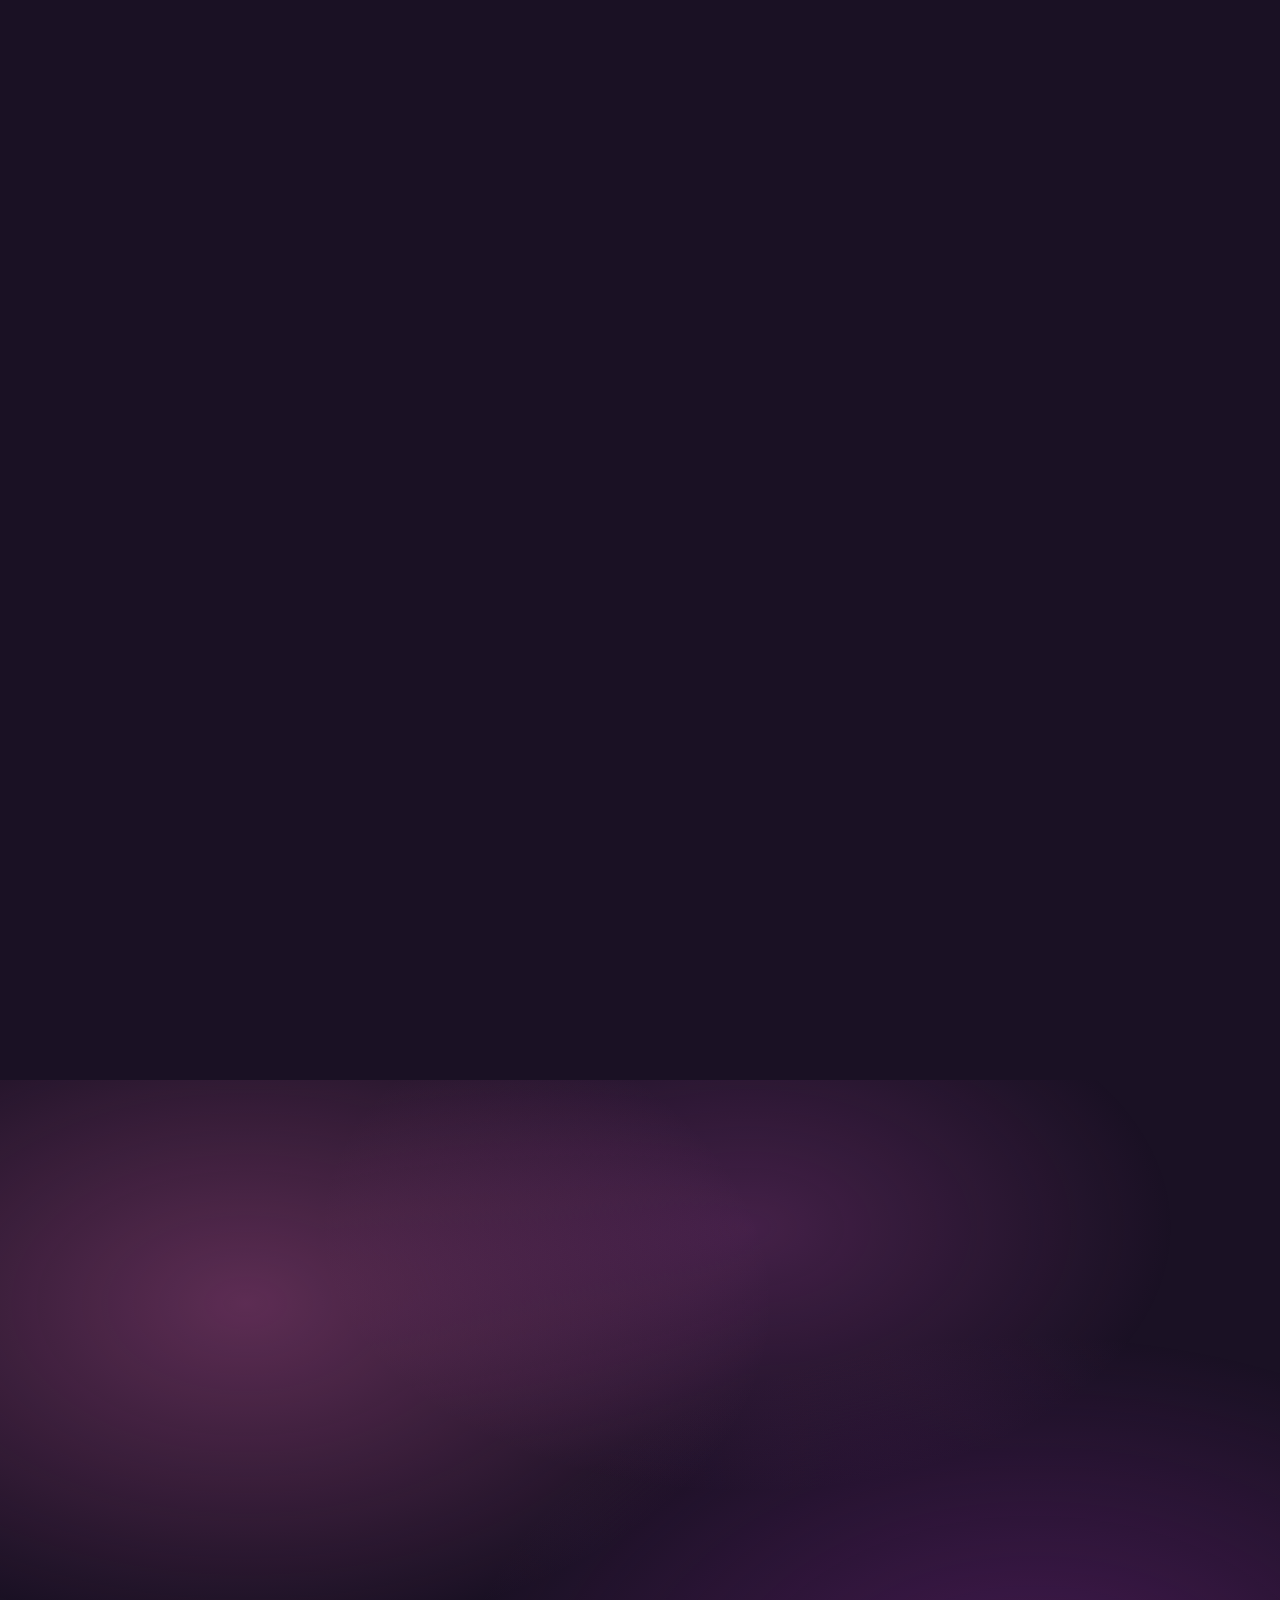
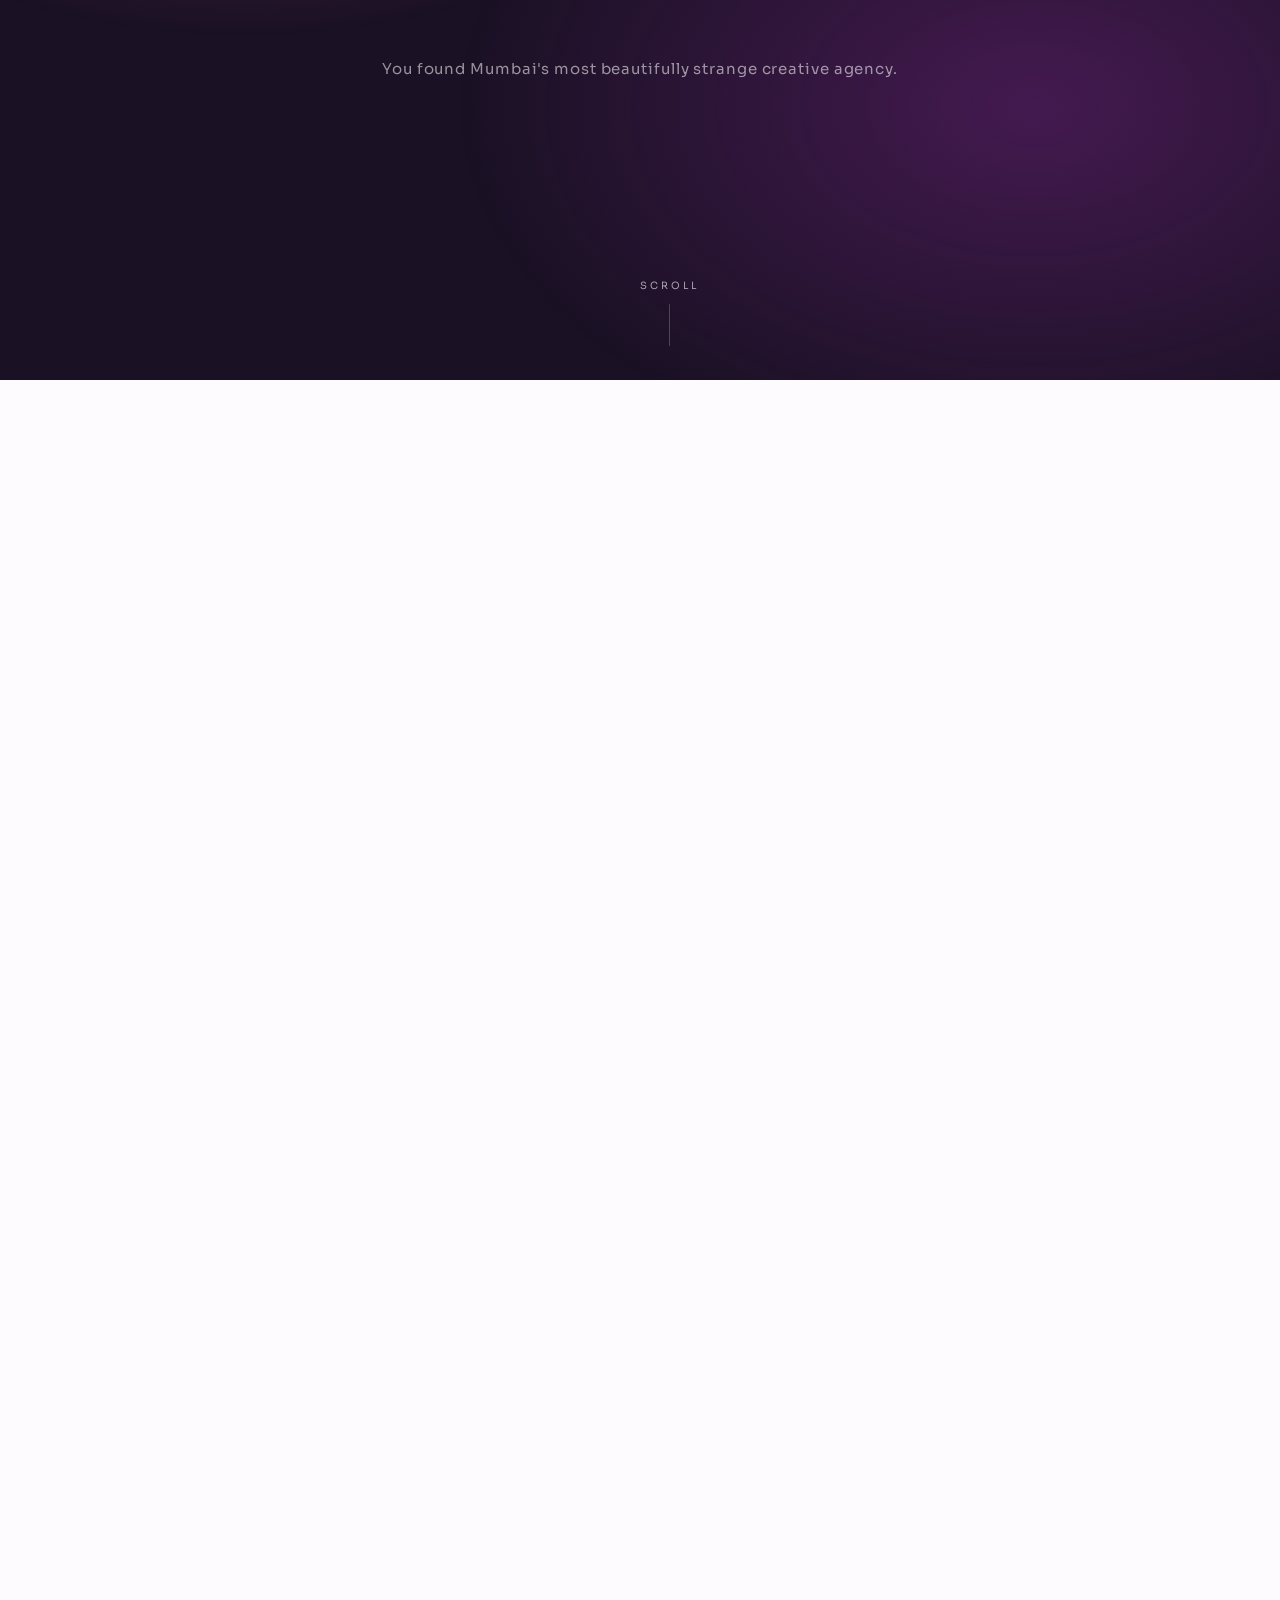
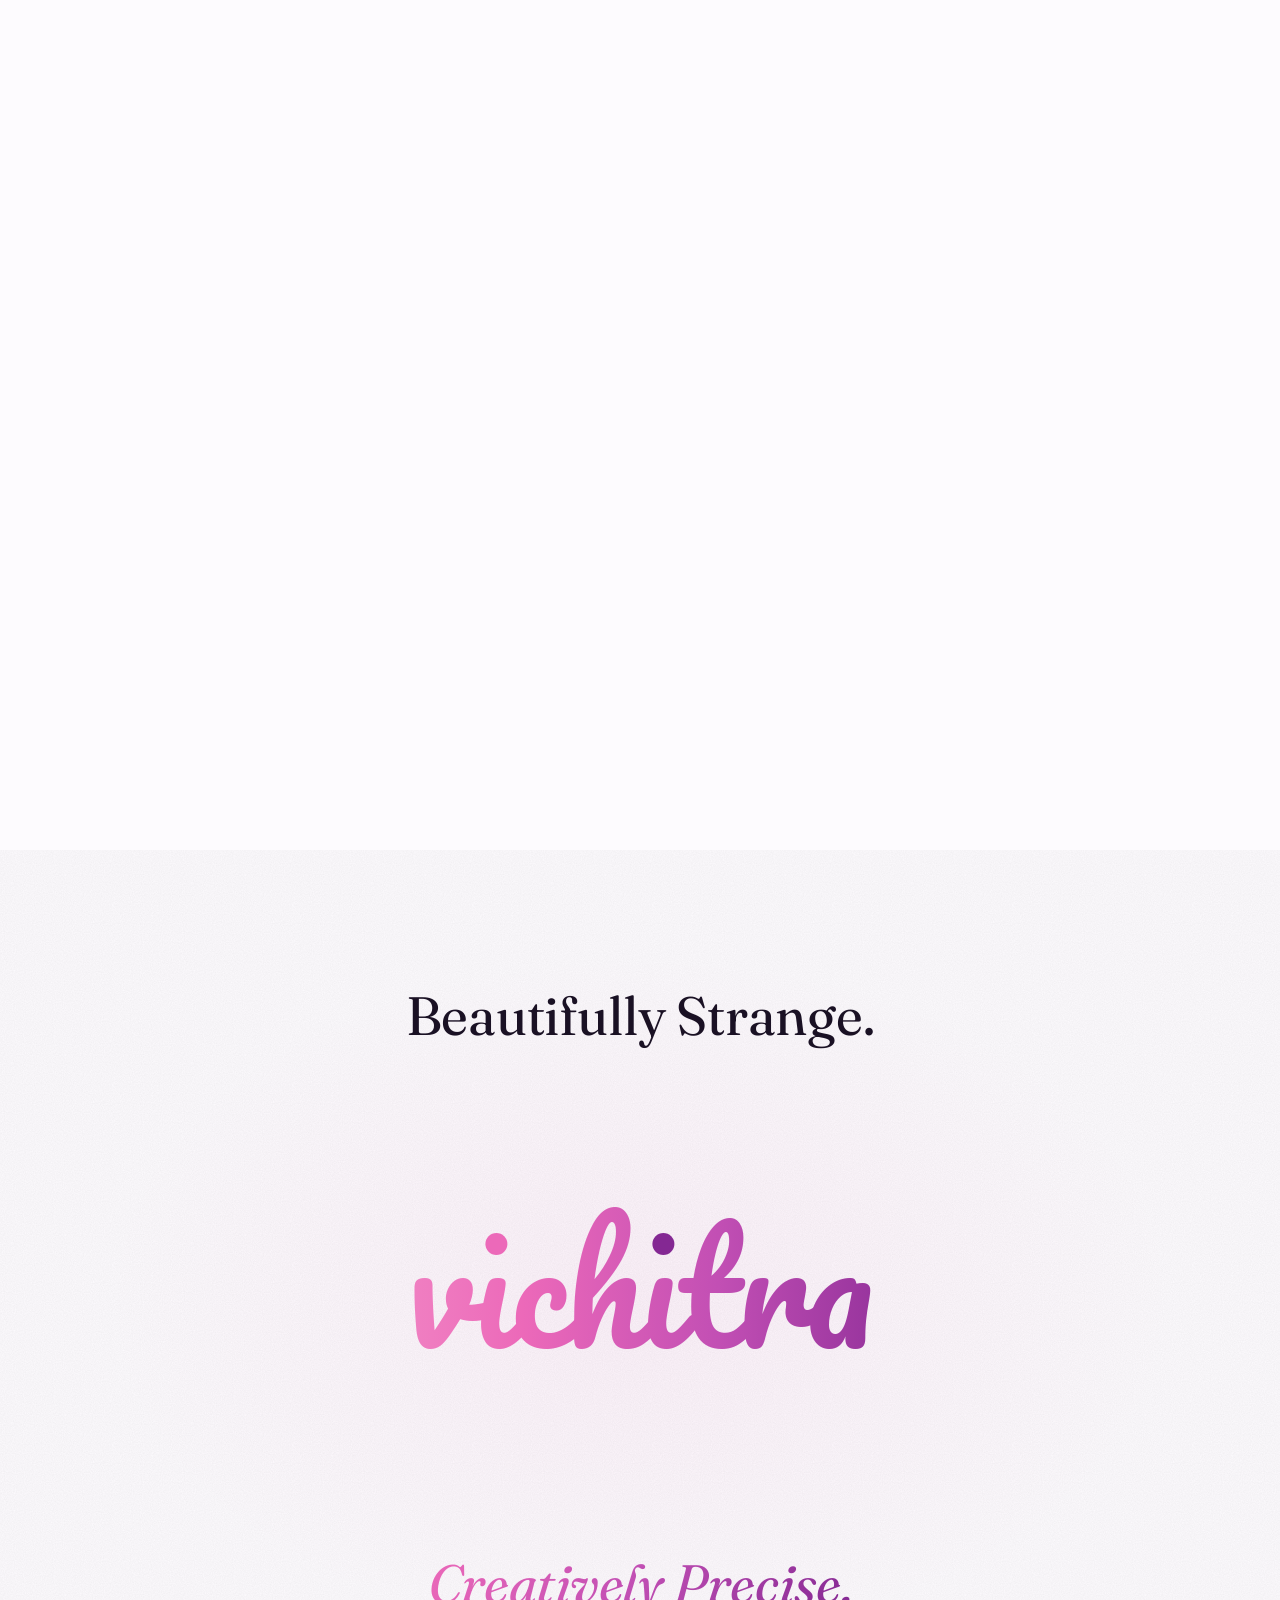
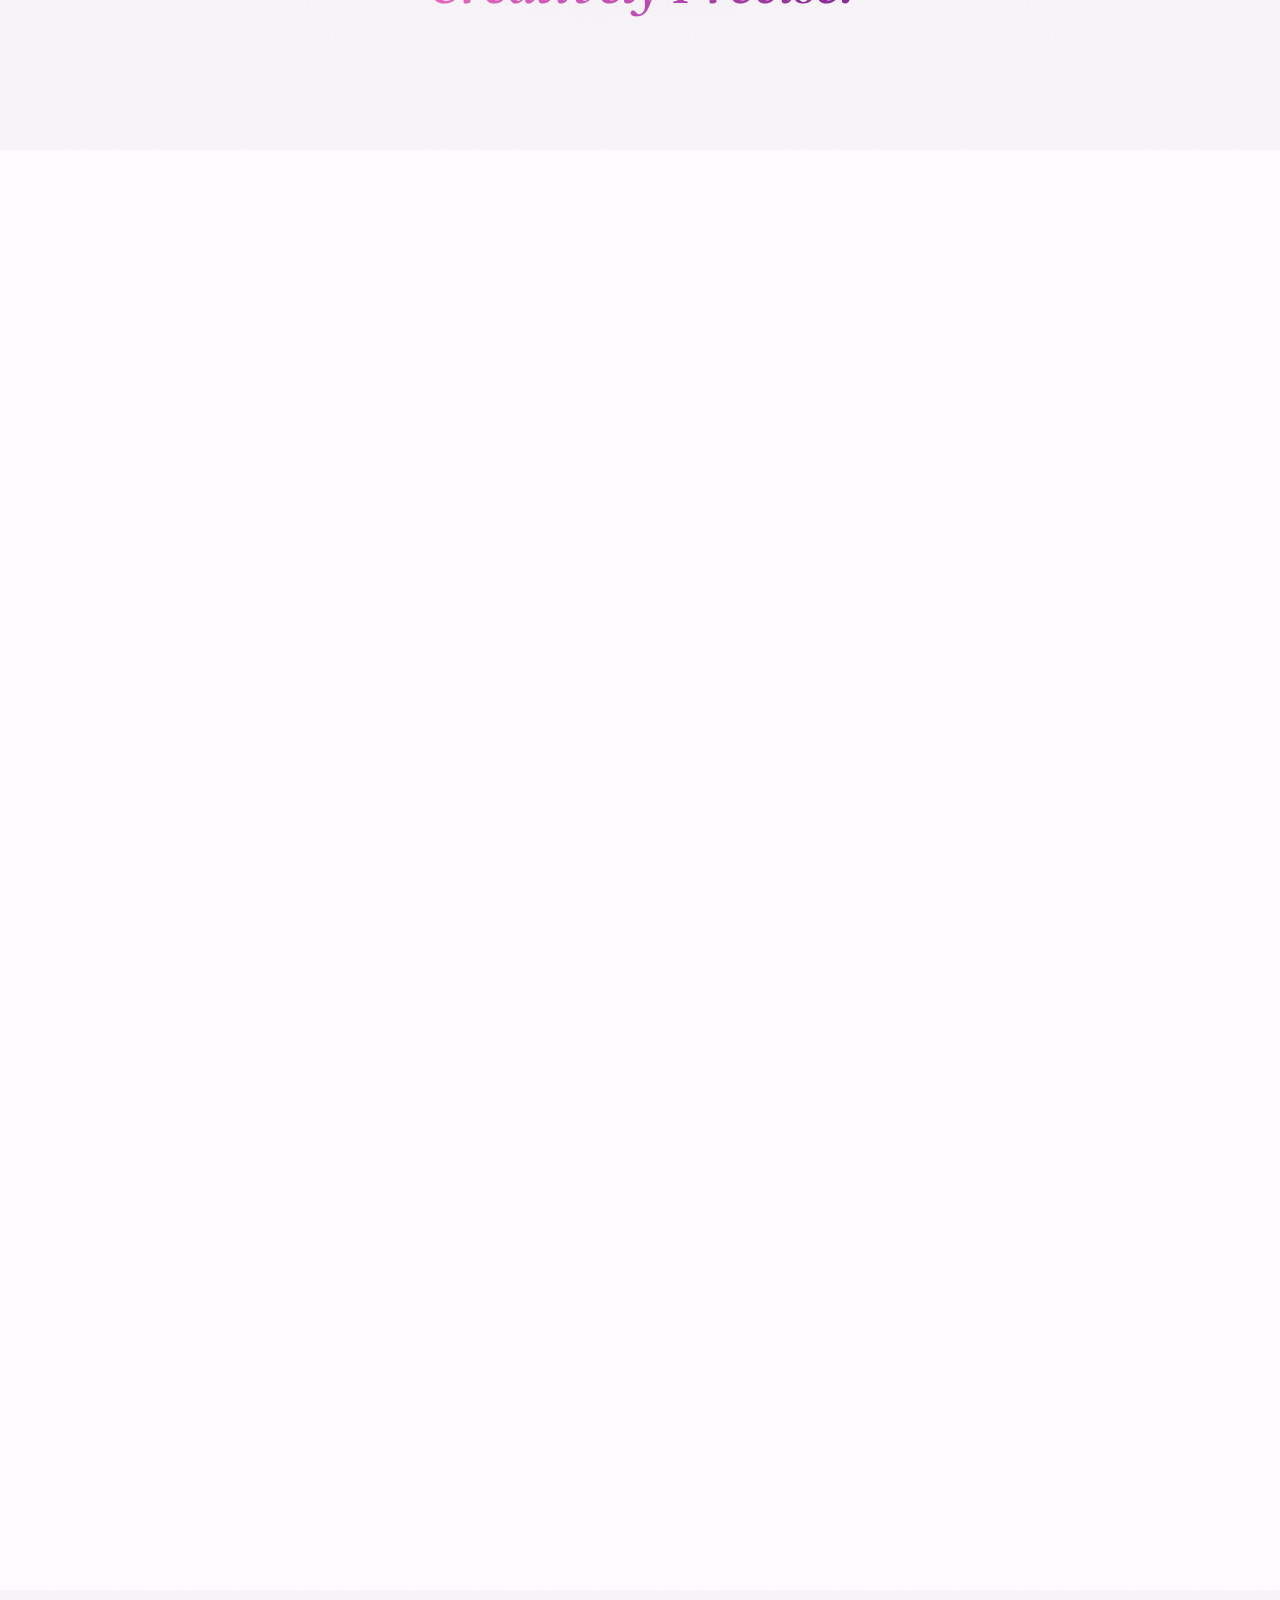
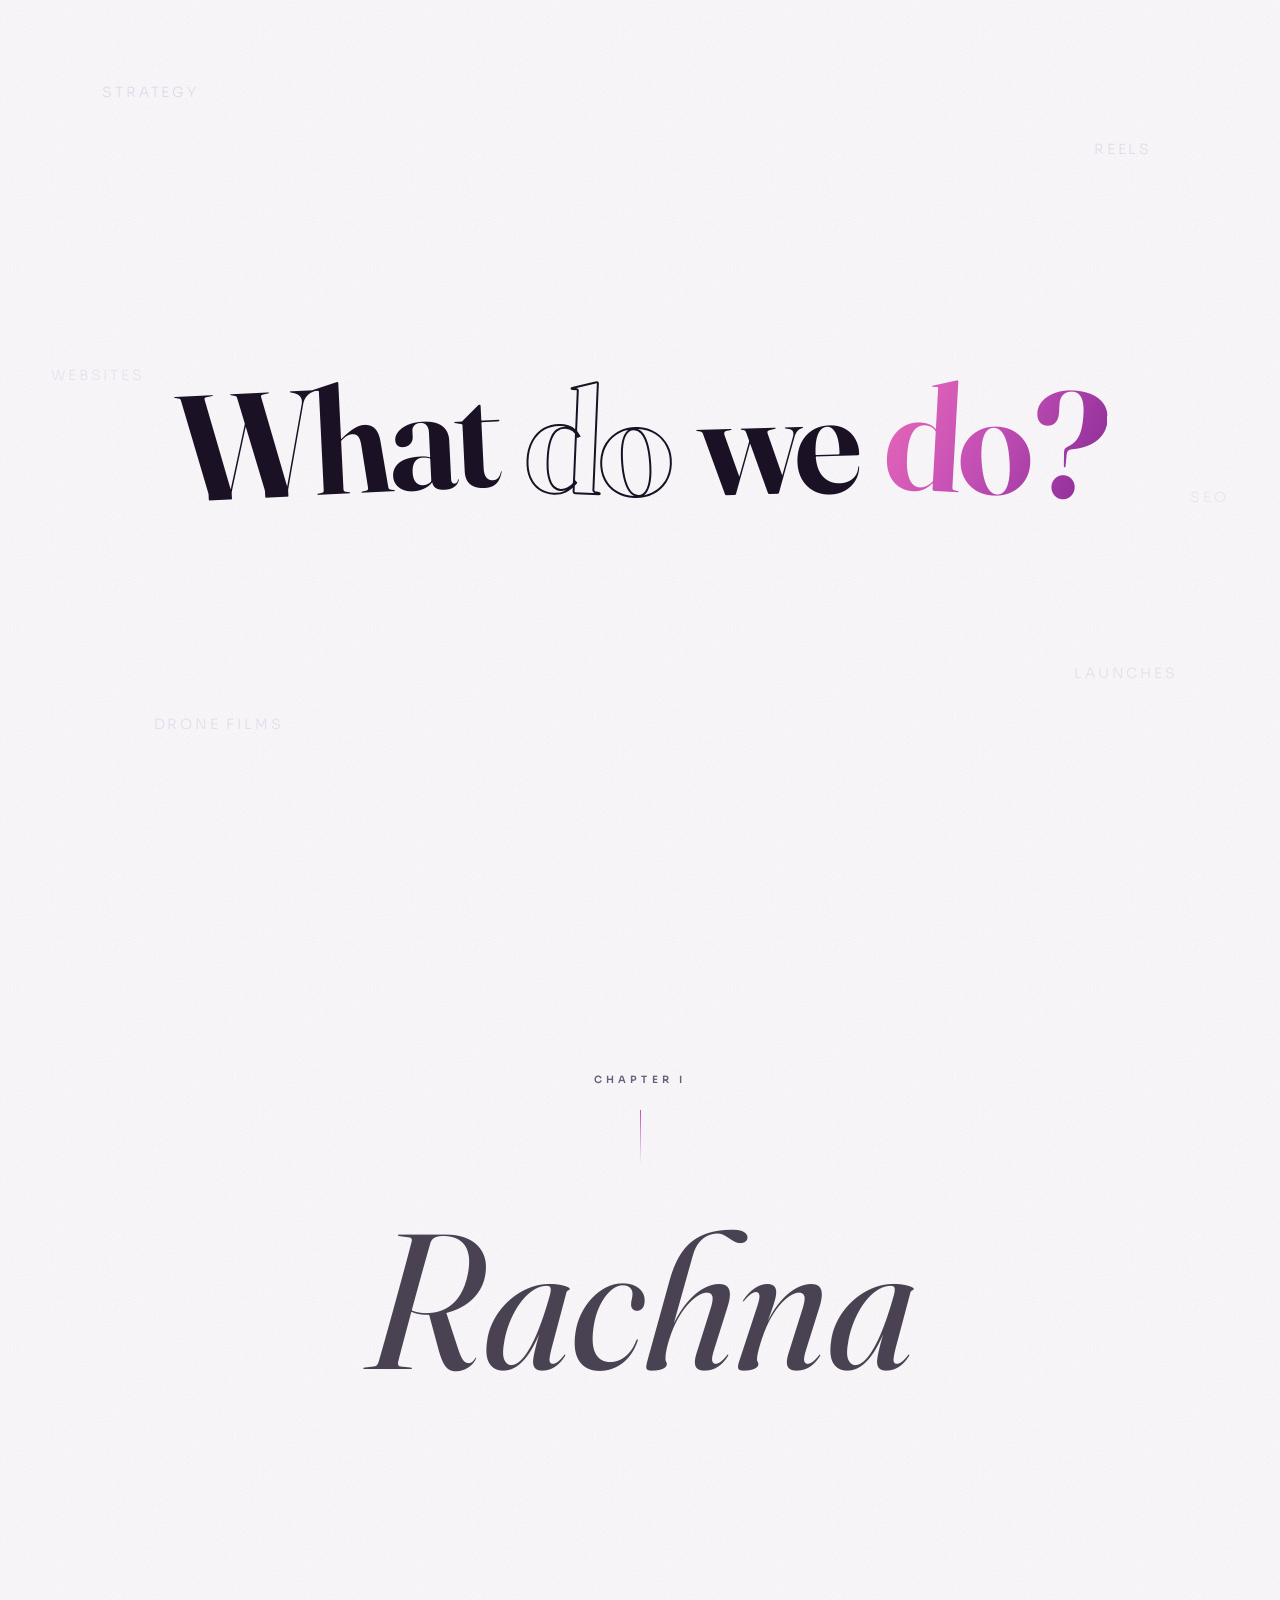
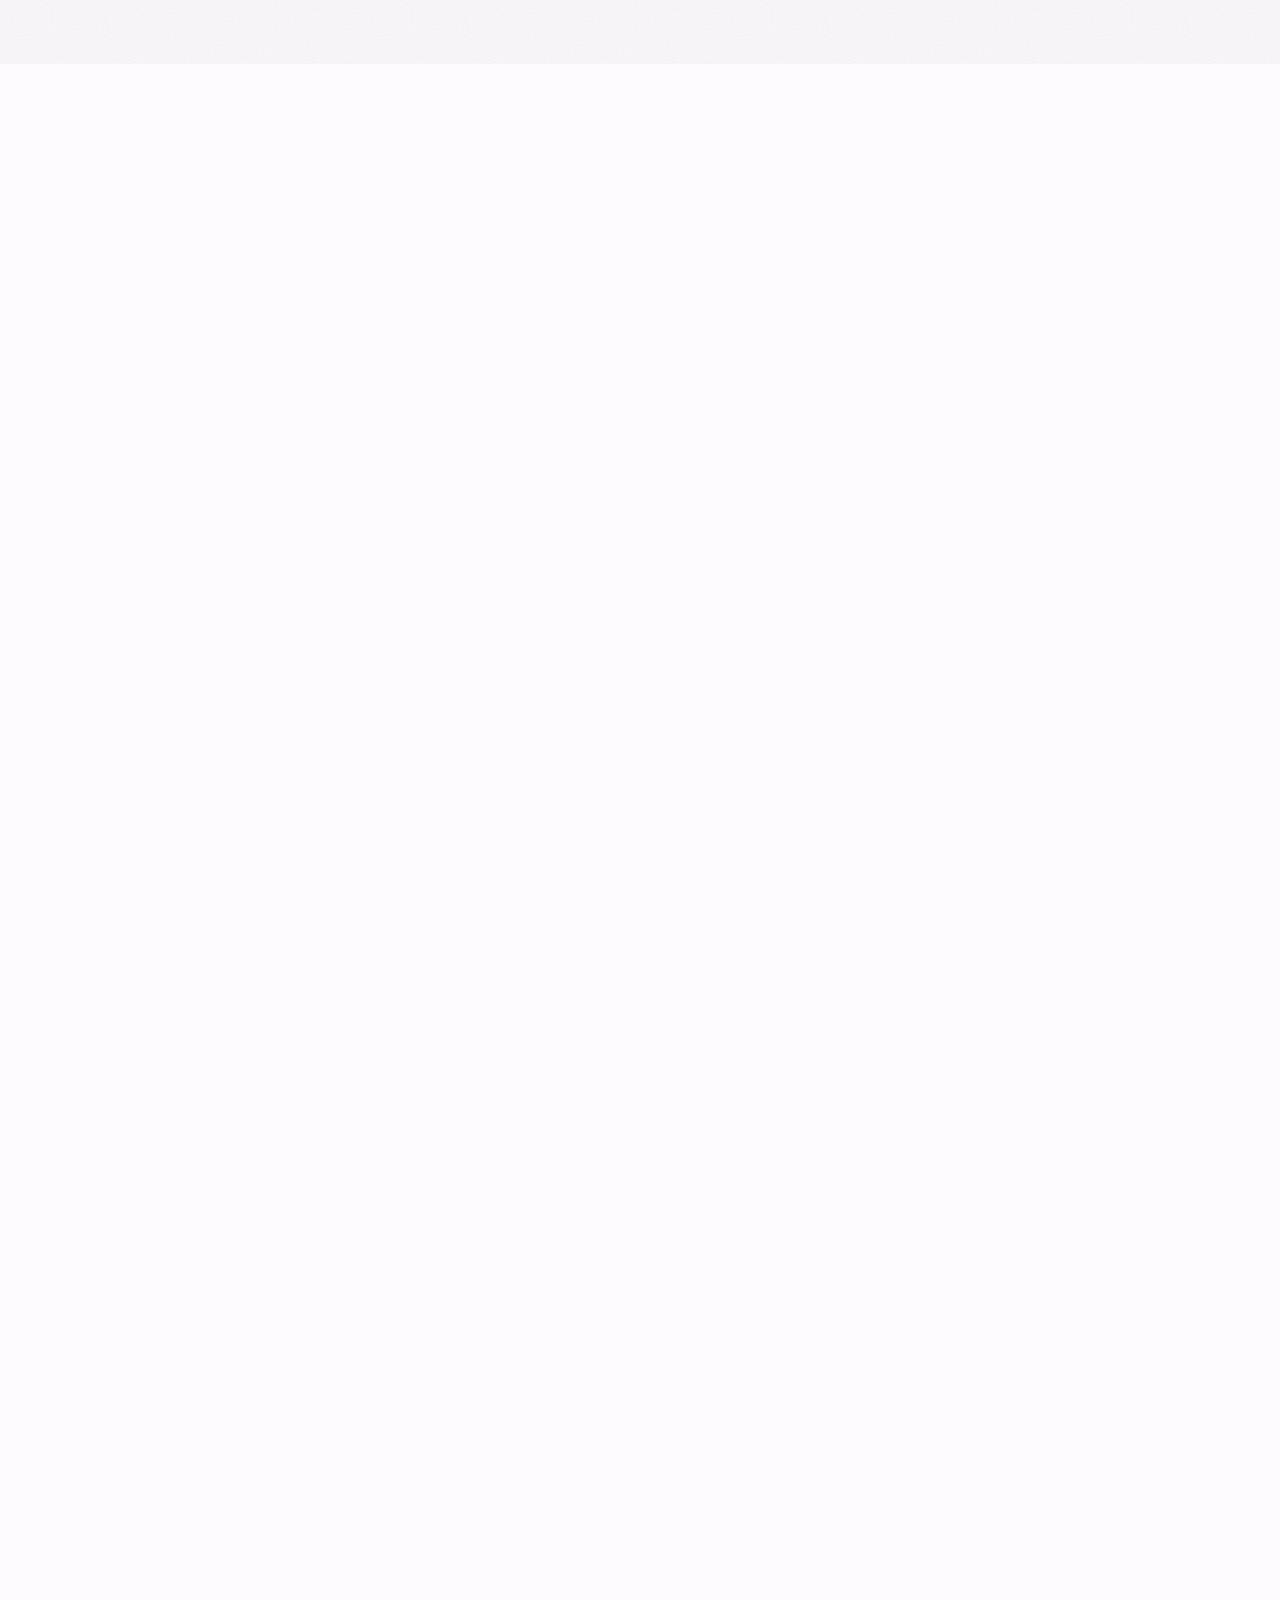
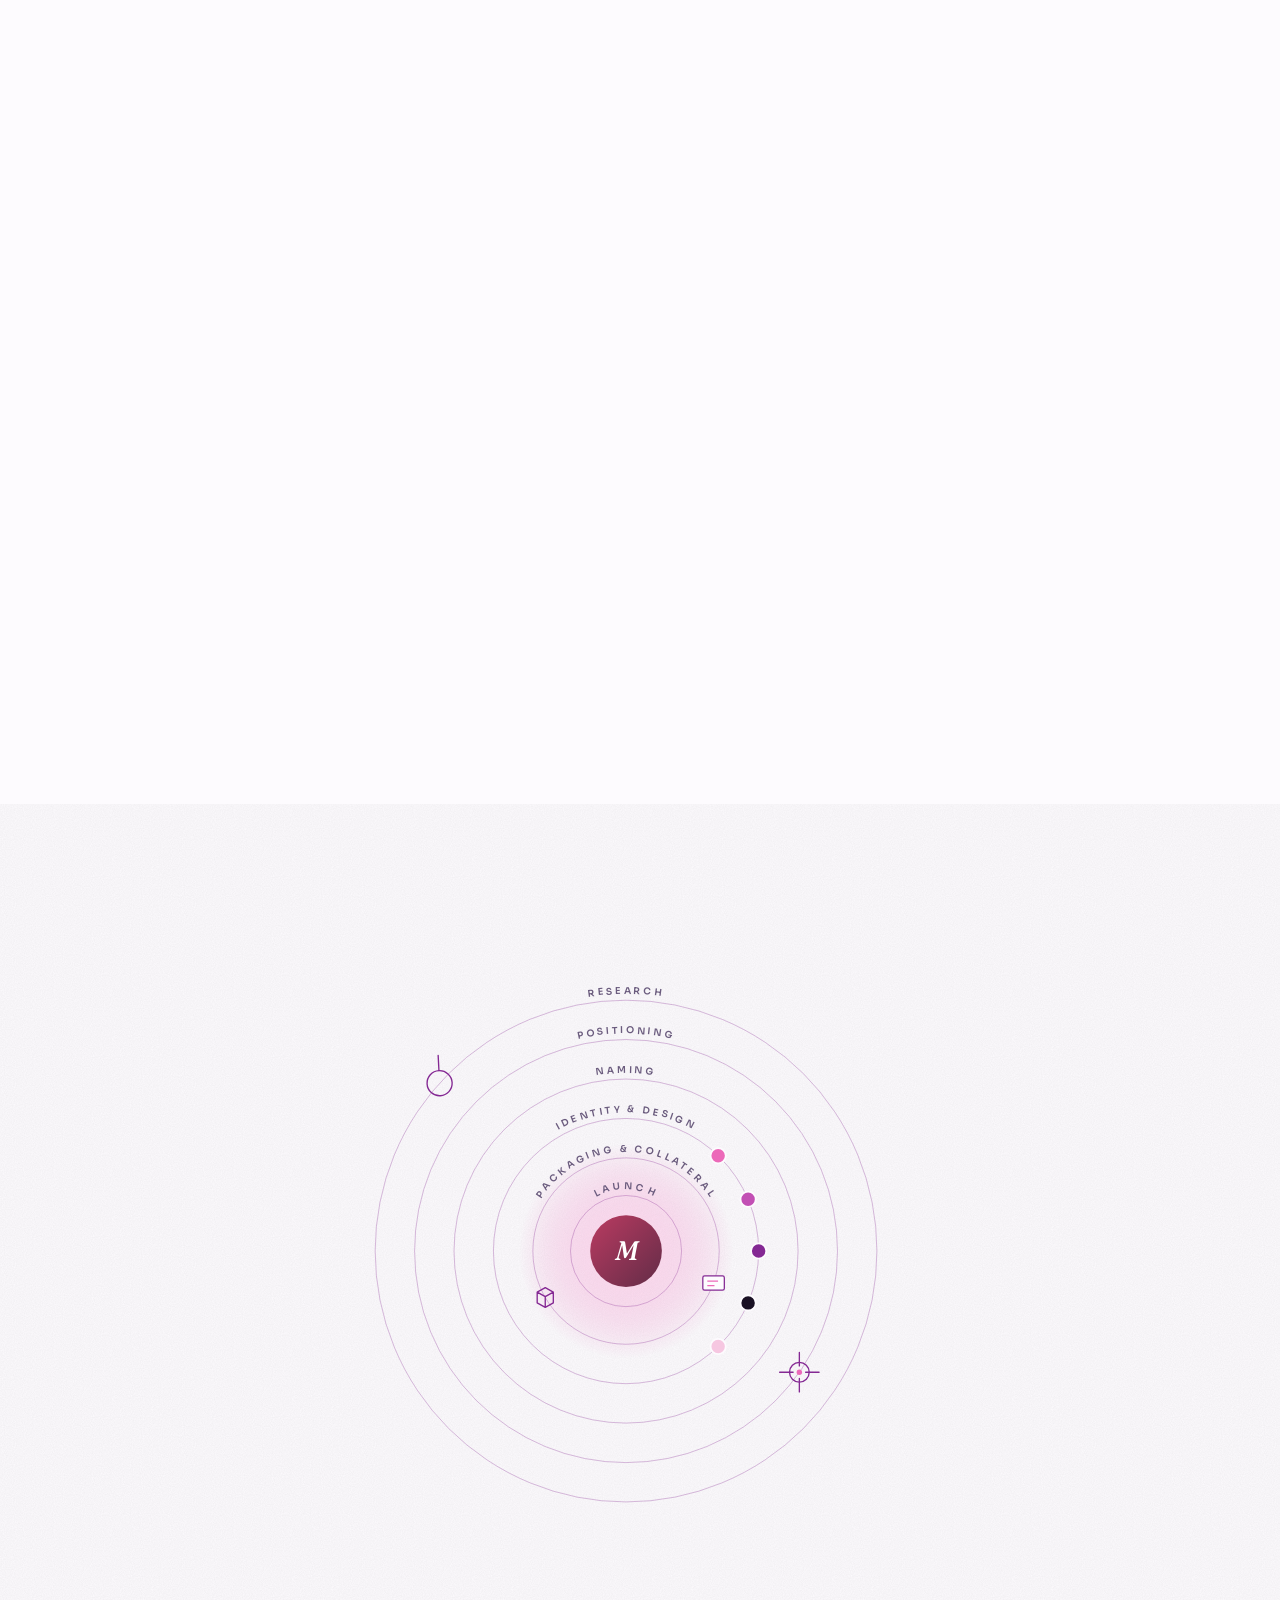
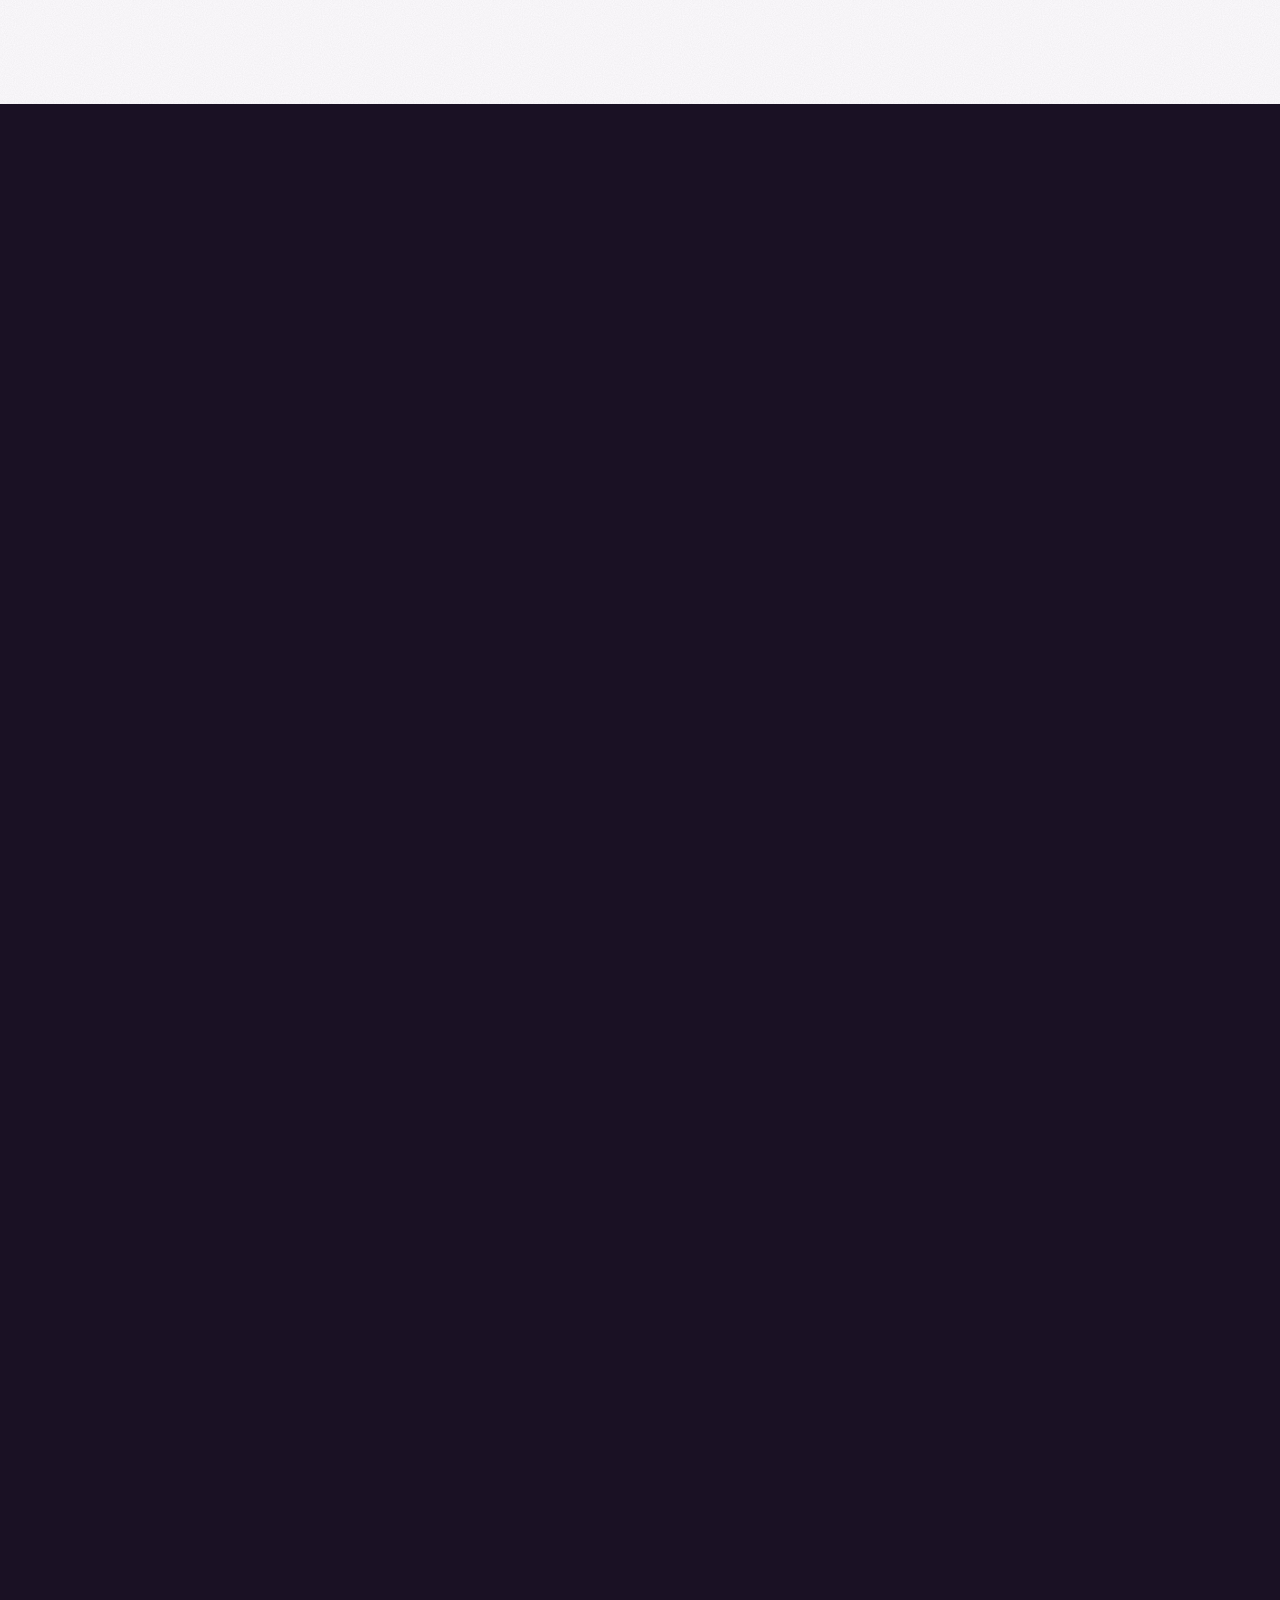
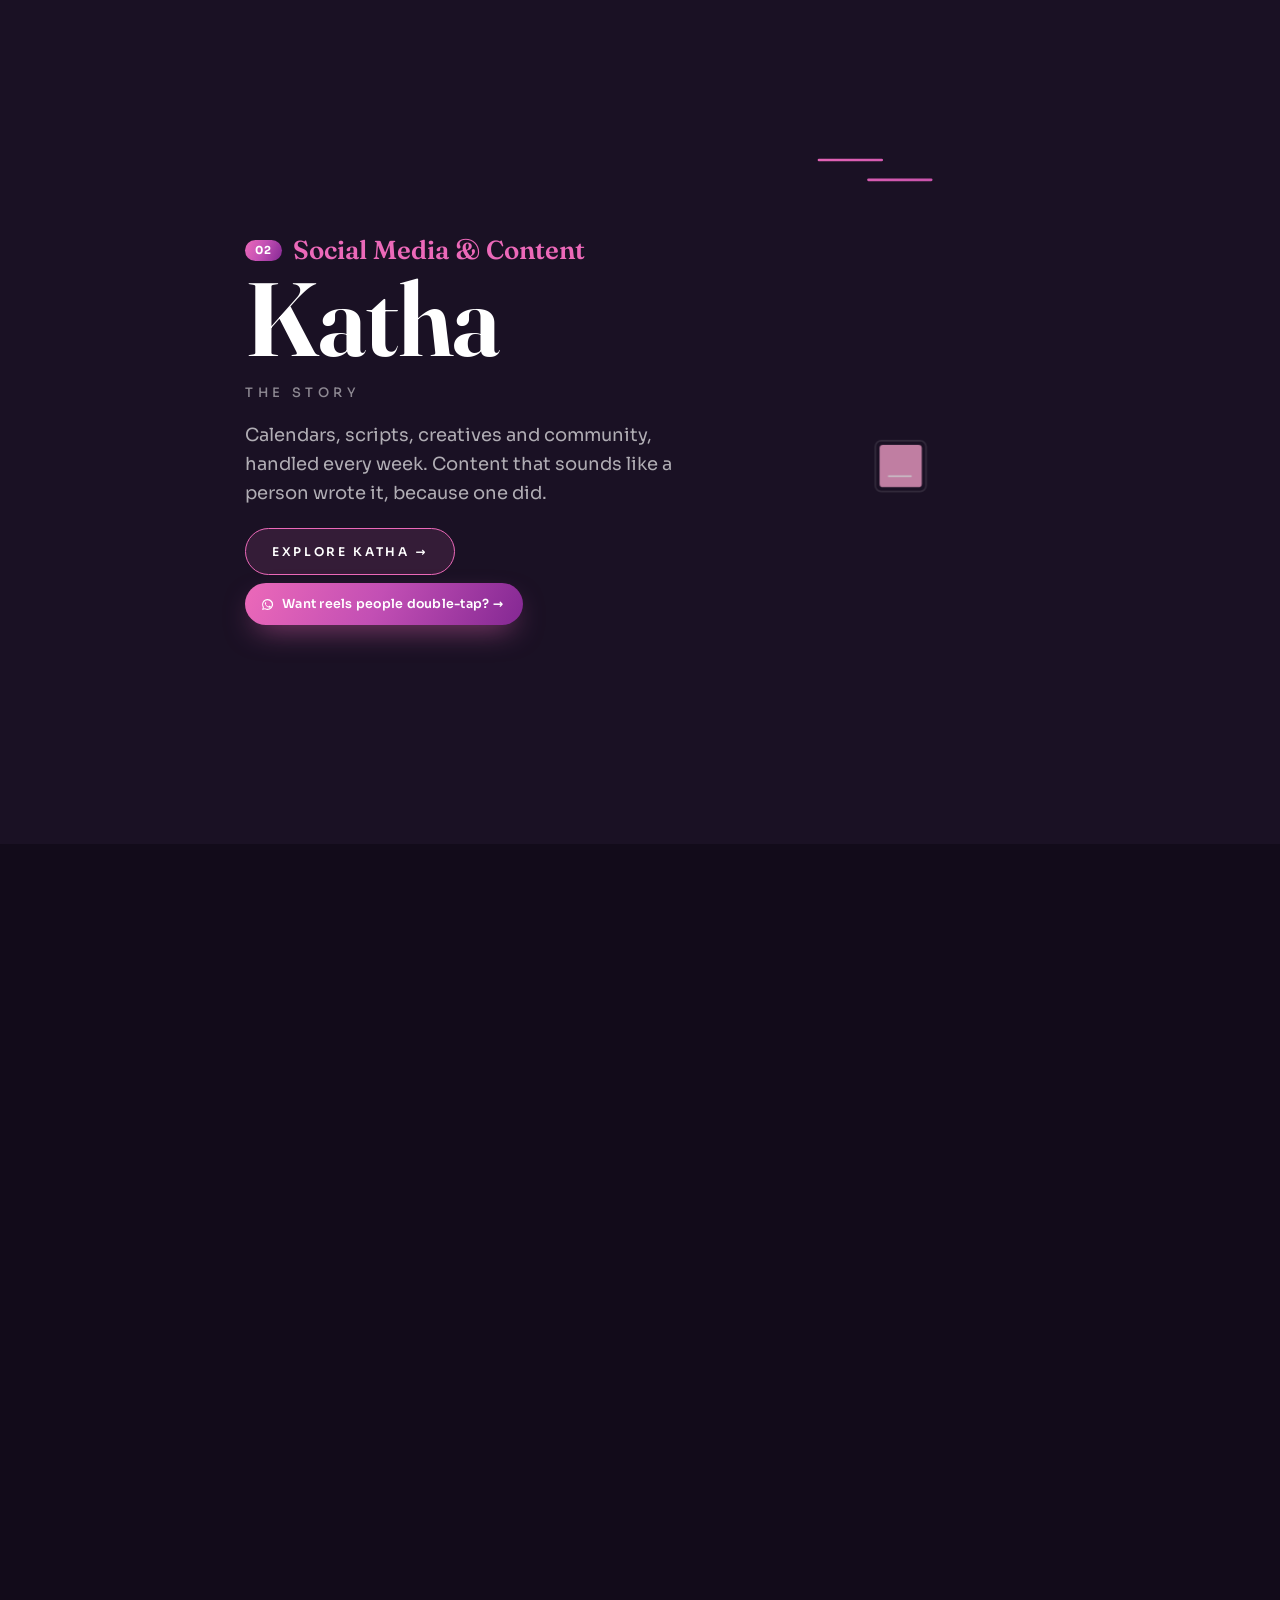
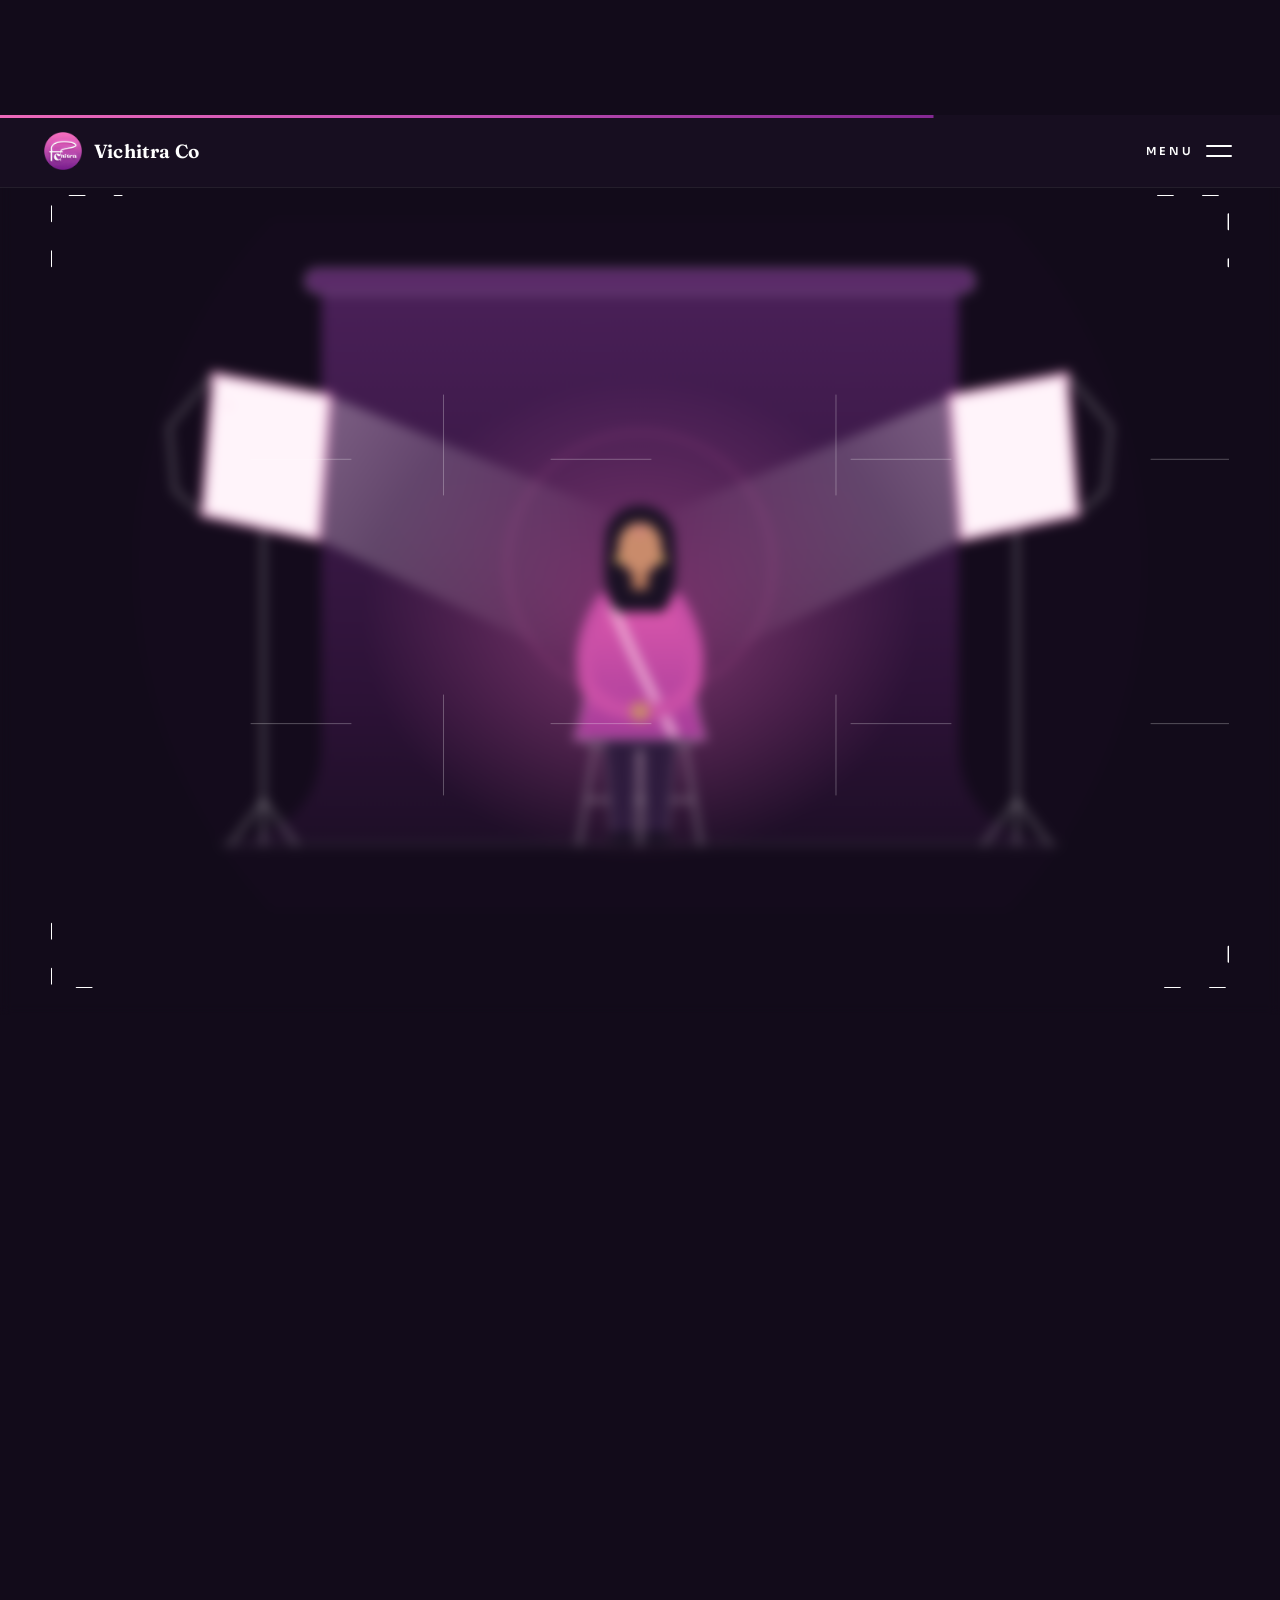
<file: index.html>
<!DOCTYPE html>
<html lang="en">
<head>
<!-- Google tag (GTM-TBXZS9WX) -->
<script async src="https://www.googletagmanager.com/gtm.js?id=GTM-TBXZS9WX"></script>
<script>
  window.dataLayer = window.dataLayer || [];
  function gtag(){dataLayer.push(arguments);}
  gtag('js', new Date());
</script>
<meta charset="UTF-8">
<meta name="viewport" content="width=device-width, initial-scale=1.0">
<meta name="color-scheme" content="only light"><!-- stops Samsung Internet / Chrome auto-dark repainting the site -->
<title>Vichitra Co · Beautifully Strange. Creatively Precise.</title>
<meta name="description" content="Vichitra Co is a Mumbai creative agency for brand strategy and identity, social media, photography and films, websites and e-commerce, custom software and AI, SEO, performance marketing, creator marketing and sales support.">
<link rel="icon" type="image/png" href="assets/favicon.png">
<link rel="preconnect" href="https://fonts.googleapis.com">
<link rel="preconnect" href="https://fonts.gstatic.com" crossorigin>
<link href="https://fonts.googleapis.com/css2?family=Fraunces:ital,opsz,wght@0,9..144,400;0,9..144,560;0,9..144,640;1,9..144,400;1,9..144,560&family=Pacifico&family=Rozha+One&family=Sora:wght@300;400;500;600;700&display=swap" rel="stylesheet">
<style>
/* ───────────────────────── tokens ───────────────────────── */
:root{
  --paper:#FDFBFE;
  --ink:#1A1124;
  --ink-soft:#6B5C7E;
  --rose:#EC69B9;
  --orchid:#C24FB4;
  --plum:#842893;
  --violet:#5B1E7A;
  --mist:#F7EEFA;
  --grad:linear-gradient(115deg,#EC69B9 0%,#C24FB4 48%,#842893 100%);
  --grad-soft:linear-gradient(115deg,rgba(236,105,185,.14),rgba(132,40,147,.14));
  --f-display:'Fraunces',Georgia,serif;
  --f-deva:'Rozha One',serif;
  --f-body:'Sora',system-ui,sans-serif;
  --nav-h:72px;
}
*{margin:0;padding:0;box-sizing:border-box}
html{scroll-behavior:auto}
html.lenis,html.lenis body{height:auto}
.lenis.lenis-stopped{overflow:hidden}
body{
  background:var(--paper);
  color:var(--ink);
  font-family:var(--f-body);
  font-weight:400;
  line-height:1.6;
  overflow-x:hidden;
  -webkit-font-smoothing:antialiased;
}
::selection{background:var(--rose);color:#fff}
img{max-width:100%;display:block}
a{color:inherit;text-decoration:none}
button{font-family:inherit;cursor:pointer;border:none;background:none;color:inherit}

/* ───────────────────────── progress thread ───────────────────────── */
.thread{
  position:fixed;top:0;left:0;height:3px;width:100%;
  background:var(--grad);
  transform-origin:0 50%;transform:scaleX(0);
  z-index:1001;
}
.chapter-tag{
  position:fixed;left:22px;bottom:22px;z-index:900;
  font-size:10px;letter-spacing:.22em;text-transform:uppercase;
  color:var(--ink-soft);
  display:flex;align-items:center;gap:10px;
  opacity:0;transition:opacity .5s;
  pointer-events:none;
}
.chapter-tag.on{opacity:1}
.chapter-tag::before{
  content:'';width:26px;height:1px;background:var(--orchid);display:block;
}

/* ───────────────────────── nav ───────────────────────── */
nav{
  position:fixed;top:0;left:0;right:0;height:var(--nav-h);z-index:1000;
  display:flex;align-items:center;justify-content:space-between;
  padding:0 clamp(18px,4vw,44px);
  transition:background .4s,box-shadow .4s,backdrop-filter .4s;
}
nav.scrolled{
  background:rgba(253,251,254,.82);
  backdrop-filter:blur(14px);-webkit-backdrop-filter:blur(14px);
  box-shadow:0 1px 0 rgba(26,17,36,.06);
}
.nav-brand{display:flex;align-items:center;gap:12px}
.nav-brand img{width:38px;height:38px}
.nav-brand span{
  font-family:var(--f-display);font-weight:640;font-size:19px;letter-spacing:.01em;
}
.menu-btn{
  display:flex;align-items:center;gap:12px;
  font-size:11px;letter-spacing:.26em;text-transform:uppercase;font-weight:600;
  padding:10px 4px;
}
.menu-btn .lines{width:26px;height:12px;position:relative}
.menu-btn .lines i{
  position:absolute;left:0;width:100%;height:2px;background:var(--ink);
  border-radius:2px;transition:transform .45s cubic-bezier(.7,0,.2,1),top .45s cubic-bezier(.7,0,.2,1),background .3s;
}
.menu-btn .lines i:nth-child(1){top:0}
.menu-btn .lines i:nth-child(2){top:10px}
body.menu-open .menu-btn .lines i:nth-child(1){top:5px;transform:rotate(45deg)}
body.menu-open .menu-btn .lines i:nth-child(2){top:5px;transform:rotate(-45deg)}

/* overlay menu */
.overlay{
  position:fixed;inset:0;z-index:990;background:var(--ink);color:#fff;
  clip-path:circle(0% at calc(100% - 52px) 36px);
  transition:clip-path .85s cubic-bezier(.76,0,.18,1);
  overflow-y:auto;
  display:flex;flex-direction:column;justify-content:center;
  padding:110px clamp(22px,7vw,90px) 60px;
}
body.menu-open .overlay{clip-path:circle(150% at calc(100% - 52px) 36px)}
.overlay .o-eyebrow{
  font-size:10px;letter-spacing:.3em;text-transform:uppercase;color:var(--rose);
  margin-bottom:26px;
}
.o-links{display:flex;flex-direction:column;gap:4px;max-width:780px}
.o-link{
  display:flex;align-items:baseline;gap:18px;
  padding:13px 0;border-bottom:1px solid rgba(255,255,255,.09);
  opacity:0;transform:translateY(26px);
  transition:opacity .5s ease,transform .5s ease;
}
body.menu-open .o-link{opacity:1;transform:none}
body.menu-open .o-link:nth-child(1){transition-delay:.25s}
body.menu-open .o-link:nth-child(2){transition-delay:.31s}
body.menu-open .o-link:nth-child(3){transition-delay:.37s}
body.menu-open .o-link:nth-child(4){transition-delay:.43s}
body.menu-open .o-link:nth-child(5){transition-delay:.49s}
.o-link .num{font-size:11px;color:var(--rose);letter-spacing:.15em;min-width:26px}
.o-link h3{
  font-family:var(--f-display);font-weight:560;font-size:clamp(26px,4.6vw,44px);
  line-height:1.1;transition:color .3s;
}
.o-link:hover h3{color:var(--rose)}
.o-link .ann{font-size:11px;letter-spacing:.18em;text-transform:uppercase;color:rgba(255,255,255,.45)}
.o-sub{
  margin-top:34px;display:flex;flex-wrap:wrap;gap:10px;max-width:780px;
}
.o-chip{
  font-size:12px;padding:8px 16px;border:1px solid rgba(255,255,255,.18);border-radius:99px;
  color:rgba(255,255,255,.78);transition:border-color .3s,color .3s,background .3s;
}
.o-chip:hover{border-color:var(--rose);color:#fff;background:rgba(236,105,185,.12)}
.o-chip b{font-weight:600}
.o-chip small{opacity:.55;font-size:10px;margin-left:6px;letter-spacing:.08em;text-transform:uppercase}

/* ───────────────────────── shared section bits ───────────────────────── */
section{position:relative}
.stage{
  height:100vh;height:100svh;width:100%;position:relative;overflow:hidden;
  display:flex;align-items:center;justify-content:center;
}
.eyebrow{
  font-size:11px;letter-spacing:.3em;text-transform:uppercase;font-weight:600;
  color:var(--plum);display:flex;align-items:center;gap:12px;justify-content:center;
}
.eyebrow::before,.eyebrow::after{content:'';width:30px;height:1px;background:var(--orchid);opacity:.5}
.skt{ /* sanskrit header */
  font-family:var(--f-display);font-weight:640;
  font-size:clamp(44px,9vw,104px);line-height:1.02;letter-spacing:-.01em;
}
.skt .ann{
  display:block;font-family:var(--f-body);font-weight:500;
  font-size:clamp(10px,1.4vw,13px);letter-spacing:.34em;text-transform:uppercase;
  color:var(--ink-soft);margin-top:14px;
}
.copy{
  font-size:clamp(15px,1.8vw,18px);color:var(--ink-soft);max-width:520px;
  margin:22px auto 0;
}
.explore{
  display:inline-flex;align-items:center;gap:10px;margin-top:26px;
  font-size:12px;letter-spacing:.22em;text-transform:uppercase;font-weight:600;
  color:var(--plum);padding:13px 26px;border:1.5px solid var(--plum);border-radius:99px;background:rgba(132,40,147,.07);
  transition:background .35s,color .35s,transform .35s,box-shadow .35s;
}
/* service title: numbered badge + display-font name, the header of each service screen */
.svc-t{font-family:var(--f-display);font-size:clamp(19px,2.1vw,26px);letter-spacing:0;text-transform:none;font-weight:600;color:var(--plum);gap:11px;line-height:1.2}
.svc-t::before,.svc-t::after{display:none}
.svc-t .sn{font-family:var(--f-body);font-size:11px;font-weight:700;letter-spacing:.08em;color:#fff;background:var(--grad);border-radius:99px;padding:5px 10px;flex:0 0 auto;line-height:1}
.dark .svc-t{color:#fff}
.explore:hover{
  background:var(--grad);color:#fff;border-color:transparent;transform:translateY(-2px);
  box-shadow:0 14px 34px rgba(132,40,147,.28);
}
.grad-text{
  background:var(--grad);-webkit-background-clip:text;background-clip:text;color:transparent;
  /* gradient only paints inside the box; italic glyphs (like the "?" in charcha?) overhang it, so pad and pull back */
  display:inline-block;padding:0 .16em .06em 0;margin-right:-.16em;
}

/* ───────────────────────── beat 1 · namaste ───────────────────────── */
#b1 .stage{background:var(--ink)}
.aurora{
  position:absolute;inset:-20%;
  background:
    radial-gradient(42% 38% at 28% 32%,rgba(236,105,185,.32),transparent 70%),
    radial-gradient(46% 42% at 72% 64%,rgba(132,40,147,.4),transparent 70%),
    radial-gradient(34% 30% at 56% 26%,rgba(194,79,180,.25),transparent 70%);
  /* gradients are already soft; a live blur filter on this huge layer made the namaste crossfade stutter */
  animation:breathe 9s ease-in-out infinite alternate;
  opacity:.7;will-change:transform;
}
@keyframes breathe{
  0%{transform:scale(1) rotate(0deg)}
  100%{transform:scale(1.14) rotate(4deg)}
}
.nmste-wrap{position:relative;text-align:center;z-index:2;width:min(92vw,860px)}
#nmsteSvg{width:100%;height:auto;overflow:visible;will-change:transform,opacity}
.namaste-latin{will-change:transform,opacity}
#nmsteSvg text{
  font-family:var(--f-deva);font-size:170px;
  fill:#fff;fill-opacity:0;
  stroke:#fff;stroke-width:1.4;
  stroke-dasharray:1600;stroke-dashoffset:1600;
}
body.loaded #nmsteSvg text{
  animation:draw 2.6s cubic-bezier(.5,0,.3,1) .3s forwards,inkfill 1.2s ease 2.2s forwards;
}
@keyframes draw{to{stroke-dashoffset:0}}
@keyframes inkfill{to{fill-opacity:1}}
.namaste-latin{
  position:absolute;inset:0;display:flex;align-items:center;justify-content:center;
  font-family:var(--f-display);font-style:italic;font-weight:560;
  font-size:clamp(58px,13vw,150px);color:#fff;letter-spacing:.01em;
  opacity:0;
}
.b1-sub{
  margin-top:10px;color:rgba(255,255,255,.55);font-size:clamp(12px,1.6vw,15px);
  letter-spacing:.06em;opacity:0;transform:translateY(14px);
}
body.loaded .b1-sub{animation:rise 1s ease 3s forwards}
@keyframes rise{to{opacity:1;transform:none}}
.scroll-hint{
  position:absolute;bottom:34px;left:50%;transform:translateX(-50%);
  display:flex;flex-direction:column;align-items:center;gap:10px;
  color:rgba(255,255,255,.6);font-size:10px;letter-spacing:.3em;text-transform:uppercase;
  opacity:0;z-index:3;
}
body.loaded .scroll-hint{animation:rise 1s ease 3.5s forwards}
.scroll-hint .wheel{
  width:1.5px;height:42px;background:rgba(255,255,255,.22);position:relative;overflow:hidden;border-radius:2px;
}
.scroll-hint .wheel::after{
  content:'';position:absolute;left:0;top:-40%;width:100%;height:40%;
  background:var(--grad);animation:drip 1.8s ease-in-out infinite;
}
@keyframes drip{0%{top:-40%}100%{top:110%}}

/* ───────────────────────── beat 3 · what do we do ───────────────────────── */
#b3 .stage{background:var(--paper)}
.b3-words{
  position:relative;display:flex;flex-wrap:wrap;justify-content:center;align-items:center;
  gap:clamp(10px,2.4vw,26px);padding:0 6vw;z-index:2;
}
.b3-words span{
  font-family:var(--f-display);font-weight:640;
  font-size:clamp(52px,12.5vw,150px);line-height:.95;letter-spacing:-.02em;
  display:inline-block;
}
.b3-words span:nth-child(2){color:transparent;-webkit-text-stroke:2px var(--ink)}
.b3-words span:nth-child(4){background:var(--grad);-webkit-background-clip:text;background-clip:text;color:transparent}
.sabkuch{
  position:absolute;inset:0;display:flex;flex-direction:column;align-items:center;justify-content:center;
  text-align:center;z-index:3;pointer-events:none;
}
.sabkuch h2{
  font-family:var(--f-display);font-weight:640;font-style:italic;
  font-size:clamp(64px,15vw,190px);line-height:1;
  background:var(--grad);-webkit-background-clip:text;background-clip:text;color:transparent;
}
.sabkuch p{
  margin-top:18px;font-size:clamp(14px,2vw,19px);color:var(--ink-soft);letter-spacing:.04em;
}
.b3-noise{
  position:absolute;font-family:var(--f-body);font-weight:300;color:var(--mist);
  font-size:clamp(11px,1.5vw,14px);letter-spacing:.2em;text-transform:uppercase;
  user-select:none;color:#E9DCF1;
}

/* line-drawing helper: any path with pathLength="1" + class dl starts hidden and is drawn by animating stroke-dashoffset 1 → 0 */
.dl{stroke-dasharray:1 2;stroke-dashoffset:1.01}   /* gap > 1 and offset just past 1: no stray round-cap dot before drawing */

/* ───────────────────────── premium texture + shared interaction bits ───────────────────────── */
.grain{position:relative}
.grain::after{
  content:'';position:absolute;inset:0;pointer-events:none;z-index:0;opacity:.055;mix-blend-mode:multiply;
  background-image:url("data:image/svg+xml;utf8,<svg xmlns='http://www.w3.org/2000/svg' width='180' height='180'><filter id='n'><feTurbulence type='fractalNoise' baseFrequency='.9' numOctaves='2' stitchTiles='stitch'/><feColorMatrix values='0 0 0 0 0  0 0 0 0 0  0 0 0 0 0  0 0 0 .9 0'/></filter><rect width='100%' height='100%' filter='url(%23n)'/></svg>");
}
.hint{
  display:inline-flex;align-items:center;gap:9px;font-size:11px;letter-spacing:.16em;text-transform:uppercase;
  font-weight:700;color:#fff;white-space:nowrap;pointer-events:none;width:max-content;
  background:var(--plum);border:0;border-radius:99px;padding:8px 16px 8px 12px;
  box-shadow:0 12px 28px -10px rgba(132,40,147,.75);animation:hintNudge 2.6s ease-in-out infinite;
}
.hint::before{content:'';width:8px;height:8px;border-radius:50%;background:#fff;flex:0 0 auto;animation:hintPing 1.8s ease-out infinite}
@keyframes hintPing{0%{box-shadow:0 0 0 0 rgba(255,255,255,.8)}70%,100%{box-shadow:0 0 0 9px rgba(255,255,255,0)}}
@keyframes hintNudge{0%,70%,100%{translate:0 0}80%{translate:0 -3px}90%{translate:0 0}}
.dark .hint{color:#fff;background:#D9479F;box-shadow:0 12px 30px -10px rgba(236,105,185,.8)}
.hint.used{opacity:0!important;transition:opacity .6s ease}
.dark .eyebrow{color:var(--rose)}
.dark .eyebrow::before,.dark .eyebrow::after{background:var(--rose)}
.dark .explore{color:#fff;border-color:var(--rose);background:rgba(236,105,185,.12)}
.dark .explore:hover{background:var(--grad);border-color:transparent}
.left-eyebrow{justify-content:flex-start}
.left-eyebrow::before{display:none}

/* ───────────────────────── beat 2 · dots form the logo on white ───────────────────────── */
#b2 .stage{background:radial-gradient(60% 55% at 50% 50%,rgba(236,105,185,.07),transparent 70%),var(--paper)}
#b2 canvas{position:absolute;inset:0;width:100%;height:100%;z-index:1}
/* wordmark: one hand-written line in brand colours; the dots gather into it */
.b2-word{position:absolute;left:50%;top:50%;width:min(112vw,760px);height:auto;transform:translate(-50%,-50%);z-index:2;overflow:visible}
.b2-word text{font-family:'Pacifico',cursive;font-size:150px}
.b2-word .wd-line{fill:none;stroke:url(#wdGrad);stroke-width:2.2;stroke-linejoin:round;stroke-dasharray:5200;stroke-dashoffset:5200}
.b2-word .wd-fill{fill:url(#wdGrad);opacity:0}
.b2-word .wd-dot{opacity:0}
.tagline{
  position:absolute;width:100%;text-align:center;z-index:3;
  font-family:var(--f-display);color:var(--ink);font-weight:400;
  font-size:clamp(26px,5vw,54px);line-height:1.15;letter-spacing:-.005em;
  left:0;padding:0 5vw;
}
.tag-left{top:15%}
.tag-right{bottom:15%}
.tag-right em{font-style:italic;background:var(--grad);-webkit-background-clip:text;background-clip:text;color:transparent}

/* ───────────────────────── chapter cards ───────────────────────── */
.chap{
  min-height:86vh;min-height:86svh;display:flex;align-items:center;justify-content:center;
  text-align:center;background:var(--paper);padding:14vh 6vw;overflow:hidden;
}
.chap-in{position:relative;z-index:1}
.chap-num{font-size:10px;letter-spacing:.42em;text-transform:uppercase;color:var(--ink-soft);font-weight:600}
.chap-rule{display:block;width:1px;height:64px;background:linear-gradient(var(--orchid),transparent);margin:22px auto}
.chap-name{
  font-family:var(--f-display);font-weight:400;font-style:italic;
  font-size:clamp(72px,15vw,200px);line-height:.95;letter-spacing:-.02em;color:var(--ink);
}
.chap-en{margin-top:18px;font-size:clamp(11px,1.3vw,13px);letter-spacing:.5em;text-transform:uppercase;color:var(--plum);font-weight:600}
.chap-list{margin-top:34px;font-family:var(--f-display);font-size:clamp(15px,1.8vw,19px);color:var(--ink-soft)}
.chap-list span{margin:0 10px;color:var(--orchid)}
.chap.dark{background:var(--ink)}
.chap.dark .chap-name{color:#fff}
.chap.dark .chap-num,.chap.dark .chap-list{color:rgba(255,255,255,.6)}
.chap.dark .chap-en{color:var(--rose)}

/* ───────────────────────── 01 · aarambh rings ───────────────────────── */
#b4 .stage{background:var(--paper);padding:var(--nav-h) 6vw 2vh}
.aar-grid{
  position:relative;z-index:1;width:min(1180px,100%);height:100%;
  display:grid;grid-template-columns:1.05fr 1fr;align-items:center;gap:clamp(20px,4vw,60px);
}
.aar-ringcol{display:flex;align-items:center;justify-content:center;min-height:0}
.aar-rings{width:min(42vw,72vh,560px);aspect-ratio:1}
#aarSvg{width:100%;height:100%;overflow:visible}
#aarSvg .ring{fill:none;stroke:rgba(132,40,147,.34);stroke-width:1}
#aarSvg .rlabel{font:600 10.5px var(--f-body);letter-spacing:.26em;text-transform:uppercase;fill:var(--ink-soft)}
#aarSvg .name-text{font-family:var(--f-display);font-style:italic;font-weight:560;font-size:24px;fill:var(--plum)}
#aarSvg .motif{fill:none;stroke:var(--plum);stroke-width:1.5;stroke-linecap:round;stroke-linejoin:round}
#aarSvg .mono-t{font-family:var(--f-display);font-weight:640;font-size:30px;fill:#fff;letter-spacing:.02em}
.aar-content{text-align:left}
.aar-content .copy{margin-left:0;margin-top:16px}
.aar-content .skt{font-size:clamp(44px,7vw,92px)}
/* brand kit (drawn inside #aarSvg, same 600×600 space as the rings) */
#aarSvg .kit-lbl{font:600 11px var(--f-body);letter-spacing:.3em;text-transform:uppercase;fill:var(--ink-soft)}
#aarSvg .kit-rule{stroke:rgba(132,40,147,.22);stroke-width:1;fill:none}
#aarSvg .kt{fill:var(--ink)}
#aarSvg .kt1{font-family:var(--f-display);font-style:italic;font-weight:560;font-size:34px}
#aarSvg .kt2{font-family:var(--f-body);font-weight:700;font-size:23px;letter-spacing:.08em;text-transform:uppercase}
#aarSvg .kt3{font-family:var(--f-deva);font-size:33px}
#aarSvg .kit-line{fill:none;stroke:var(--plum);stroke-width:1.6;stroke-linecap:round;stroke-linejoin:round}
#aarSvg .kit-name{font-size:21px;text-anchor:middle}
#aarSvg .kit-mail{font:500 11.5px var(--f-body);fill:var(--ink-soft)}
.kit-styles{display:flex;gap:0;border:1px solid rgba(26,17,36,.18);border-radius:99px;padding:3px;width:max-content;margin-top:4px}
.kit-styles button{
  font-size:10.5px;letter-spacing:.2em;text-transform:uppercase;font-weight:600;color:var(--ink-soft);
  padding:7px 14px;border-radius:99px;transition:background .4s ease,color .4s ease;
}
.kit-styles button.on{background:var(--ink);color:#fff}

/* WhatsApp follow-up after an interaction: hairline link that fades in once the visitor has played */
.wa-cta{
  display:inline-flex;align-items:center;gap:8px;font-size:12.5px;letter-spacing:.02em;font-weight:600;
  color:#fff;background:var(--grad);padding:11px 20px 11px 16px;border-radius:99px;white-space:nowrap;
  box-shadow:0 12px 28px -12px rgba(132,40,147,.75);transition:transform .3s ease,box-shadow .3s ease;
}
.wa-cta::before{
  content:'';width:13px;height:13px;flex:0 0 auto;background:currentColor;
  -webkit-mask:url("data:image/svg+xml,%3Csvg xmlns='http://www.w3.org/2000/svg' viewBox='0 0 24 24'%3E%3Cpath d='M12 2a10 10 0 0 0-8.6 15L2 22l5.2-1.4A10 10 0 1 0 12 2zm0 2a8 8 0 1 1-4.1 14.9l-.3-.2-3 .8.8-2.9-.2-.3A8 8 0 0 1 12 4zm-3.2 3.6c-.2 0-.5.1-.7.3-.3.3-1 1-1 2.3s1 2.7 1.1 2.9c.2.2 2 3 4.8 4.2 2.4.9 2.9.7 3.4.7.5-.1 1.5-.6 1.7-1.2.2-.6.2-1.1.2-1.2l-.6-.3-2-1c-.3-.1-.5-.2-.7.1l-1 1.2c-.2.2-.4.3-.7.1-.4-.2-1.5-.5-2.8-1.7-1-.9-1.7-2-1.9-2.4-.2-.3 0-.4.1-.6l.5-.5.4-.6c.1-.2 0-.4 0-.6l-.8-2c-.2-.5-.4-.5-.6-.5h-.5z'/%3E%3C/svg%3E") center/contain no-repeat;
          mask:url("data:image/svg+xml,%3Csvg xmlns='http://www.w3.org/2000/svg' viewBox='0 0 24 24'%3E%3Cpath d='M12 2a10 10 0 0 0-8.6 15L2 22l5.2-1.4A10 10 0 1 0 12 2zm0 2a8 8 0 1 1-4.1 14.9l-.3-.2-3 .8.8-2.9-.2-.3A8 8 0 0 1 12 4zm-3.2 3.6c-.2 0-.5.1-.7.3-.3.3-1 1-1 2.3s1 2.7 1.1 2.9c.2.2 2 3 4.8 4.2 2.4.9 2.9.7 3.4.7.5-.1 1.5-.6 1.7-1.2.2-.6.2-1.1.2-1.2l-.6-.3-2-1c-.3-.1-.5-.2-.7.1l-1 1.2c-.2.2-.4.3-.7.1-.4-.2-1.5-.5-2.8-1.7-1-.9-1.7-2-1.9-2.4-.2-.3 0-.4.1-.6l.5-.5.4-.6c.1-.2 0-.4 0-.6l-.8-2c-.2-.5-.4-.5-.6-.5h-.5z'/%3E%3C/svg%3E") center/contain no-repeat;
}
.wa-cta.cta-pop{animation:ctaPop 1.1s ease}
@keyframes ctaPop{0%{opacity:0;transform:translateY(6px)}40%{opacity:1;transform:none}100%{opacity:1}}
.wa-cta:hover,.dark .wa-cta:hover{color:#fff;transform:translateY(-2px);box-shadow:0 18px 36px -12px rgba(132,40,147,.85)}
.dark .wa-cta{box-shadow:0 12px 30px -10px rgba(236,105,185,.6)}
.cta-line{display:flex;flex-wrap:wrap;align-items:center;gap:8px 20px;margin-top:20px}
.cta-line .explore{margin-top:0}
.tc .cta-line{justify-content:center;margin-top:10px}

.aar-try{margin-top:22px;display:flex;flex-direction:column;gap:8px;max-width:340px}
.aar-try input{
  font:500 16px var(--f-body);color:var(--ink);background:transparent;border:0;border-bottom:1px solid rgba(26,17,36,.25);
  padding:9px 2px;outline:none;transition:border-color .3s;border-radius:0;
}
.aar-try input::placeholder{color:rgba(107,92,126,.6)}
.aar-try input:focus{border-color:var(--orchid)}
.aar-content .explore{margin-top:20px}
.aar-content .cta-line .explore{margin-top:0}

/* ───────────────────────── 02 · katha ───────────────────────── */
#b5 .stage{background:var(--ink);padding:var(--nav-h) 6vw 0;gap:clamp(30px,7vw,110px)}
#b5 .b5-text{max-width:430px;color:#fff;text-align:left;position:relative;z-index:2}
#b5 .skt{color:#fff}
#b5 .skt .ann{color:rgba(255,255,255,.5)}
#b5 .copy{color:rgba(255,255,255,.66);margin-left:0}
.k-visual{position:relative;display:grid;place-items:center;width:min(270px,30vw);aspect-ratio:300/620;z-index:2}
.k-visual > *{grid-area:1/1}
.k-cal{
  position:relative;width:100%;padding:14px 12px;border:1px solid rgba(255,255,255,.18);border-radius:14px;
  background:rgba(255,255,255,.02);pointer-events:none;z-index:4;
}
.k-cal-h{display:flex;justify-content:space-between;font-size:9px;letter-spacing:.22em;color:rgba(255,255,255,.55);margin-bottom:10px;text-transform:uppercase}
.k-cal-days{display:grid;grid-template-columns:repeat(7,1fr);gap:5px;font-size:8px;color:rgba(255,255,255,.4);text-align:center;margin-bottom:6px}
.k-cal-grid{display:grid;grid-template-columns:repeat(7,1fr);gap:5px}
.k-cell{aspect-ratio:1;border-radius:4px;border:1px solid rgba(255,255,255,.12);position:relative;overflow:hidden}
.k-cell i{position:absolute;inset:2px;border-radius:2px;background:var(--c,#C24FB4);opacity:.85}
.k-cell i::after{content:'';position:absolute;left:22%;right:22%;bottom:24%;height:1px;background:rgba(255,255,255,.85)}
.k-cell.hero{z-index:3}
.phone{position:relative;width:100%;height:100%;cursor:pointer;user-select:none;-webkit-user-select:none;touch-action:manipulation;z-index:2}
#phoneSvg{position:absolute;inset:0;width:100%;height:100%;overflow:visible}
#phonePath{fill:none;stroke:url(#pgrad);stroke-width:3;stroke-linecap:round}
.reel{position:absolute;inset:4.4% 6.4% 3.2%;overflow:hidden;border-radius:30px}
.reel-top{
  position:absolute;left:10px;right:10px;top:12px;display:flex;justify-content:space-between;align-items:baseline;
  color:#fff;font-size:9px;letter-spacing:.18em;text-transform:uppercase;z-index:3;
}
.reel-top b{font-size:14px;letter-spacing:0;text-transform:none;font-weight:700;margin-right:4px}
.reel-slide{position:absolute;inset:0;display:flex;align-items:center;justify-content:center;padding:0 22% 18% 6%}
.reel-slide svg{width:100%;height:auto;overflow:visible}
.reel-slide path{fill:none;stroke:#fff;stroke-width:1.6;stroke-linecap:round;stroke-linejoin:round}
.reel-slide .acc{stroke:var(--rose)}
.reel-side{position:absolute;right:6px;top:38%;display:flex;flex-direction:column;gap:12px;align-items:center;z-index:3}
.ric{text-align:center;color:#fff;width:34px}
.ric svg{width:22px;height:22px;display:block;margin:0 auto}
.ric span{font-size:8.5px;opacity:.85;display:block;margin-top:2px;white-space:nowrap}
.reel-meta{position:absolute;left:10px;right:46px;bottom:20px;color:#fff;z-index:3}
.rm-user{display:flex;align-items:center;gap:7px;font-size:10.5px;font-weight:600}
.rm-av{width:20px;height:20px;border-radius:50%;background:var(--grad);flex:0 0 auto;box-shadow:0 0 0 1.5px #fff}
.rm-follow{font-size:8.5px;border:1px solid rgba(255,255,255,.6);border-radius:5px;padding:1px 6px;font-weight:500}
.rm-cap{font-size:9.5px;line-height:1.35;color:rgba(255,255,255,.82);margin-top:6px;white-space:nowrap;overflow:hidden;text-overflow:ellipsis}
.k-prog{position:absolute;left:10px;right:10px;bottom:9px;height:2px;border-radius:2px;background:rgba(255,255,255,.2);overflow:hidden;z-index:3}
.k-prog i{display:block;height:100%;background:var(--grad);transform:scaleX(0);transform-origin:0 50%}
.k-next{
  position:absolute;right:9px;top:22%;width:26px;height:26px;border-radius:50%;border:1px solid rgba(255,255,255,.45);
  display:grid;place-items:center;z-index:4;color:#fff;
}
.k-next svg{width:11px;height:11px;fill:none;stroke:currentColor;stroke-width:2}
.k-heart{position:absolute;left:50%;top:42%;width:78px;height:78px;margin:-39px 0 0 -39px;z-index:5;pointer-events:none;opacity:0}
.k-mini{position:absolute;width:14px;height:14px;z-index:5;pointer-events:none}
.k-comments{position:absolute;left:10px;right:46px;bottom:70px;z-index:4;display:flex;flex-direction:column;gap:5px;align-items:flex-start;pointer-events:none}
.k-comment{font-size:9.5px;color:#fff;background:rgba(255,255,255,.16);-webkit-backdrop-filter:blur(6px);backdrop-filter:blur(6px);padding:5px 9px;border-radius:12px;max-width:100%}
.k-hint-w{position:absolute;left:50%;bottom:25%;transform:translateX(-50%);z-index:6;pointer-events:none}
.k-hint.swipe::after{content:'';width:9px;height:9px;border-left:2px solid #fff;border-top:2px solid #fff;transform:rotate(45deg);margin:4px 0 0 2px;animation:swUp 1.1s ease-in-out infinite}
@keyframes swUp{0%{translate:0 3px;opacity:.3}50%{opacity:1}100%{translate:0 -4px;opacity:.3}}
.k-next.nudge{animation:kNudge 1.2s ease-in-out infinite;border-color:var(--rose);background:rgba(236,105,185,.35)}
@keyframes kNudge{0%,100%{translate:0 0}50%{translate:0 -5px}}

/* ───────────────────────── 03 · drishti ───────────────────────── */
#b6 .stage{background:#120B1A}
.iris-stage{position:absolute;inset:0;display:flex;align-items:center;justify-content:center}
.room-clip{position:absolute;inset:0;display:flex;align-items:center;justify-content:center;clip-path:circle(0% at 50% 50%)}
#roomSvg{position:absolute;width:min(120vw,1100px);height:auto}
#roomSvg .ln{fill:none;stroke-width:1.2;stroke-linecap:round}
/* ai films: scattered pixels settle into a product shot */
.aig{position:absolute;left:50%;top:50%;width:min(84vw,540px);transform:translate(-50%,-46%);z-index:3;opacity:0;pointer-events:none;color:#fff}
.aig-top{display:flex;align-items:center;justify-content:space-between;gap:10px;margin-bottom:10px}
.aig-tag{font-family:var(--f-display);font-size:clamp(20px,2.4vw,28px);font-weight:600;display:flex;align-items:center;gap:10px}
.aig-tag i{font-style:normal;font-family:var(--f-body);font-size:10px;font-weight:700;letter-spacing:.14em;padding:4px 9px;border-radius:99px;background:var(--grad)}
.aig-pct{font-size:10.5px;letter-spacing:.2em;text-transform:uppercase;color:var(--rose);font-weight:600;font-variant-numeric:tabular-nums}
.aig-prompt{display:flex;align-items:center;gap:8px;font-size:13px;color:rgba(255,255,255,.88);background:rgba(255,255,255,.07);border:1px solid rgba(236,105,185,.45);border-radius:10px;padding:9px 12px;margin-bottom:10px;min-height:38px}
.aig-prompt b{font-size:9.5px;letter-spacing:.2em;text-transform:uppercase;color:var(--rose);font-weight:700;flex:0 0 auto}
.aig-cur{width:1.5px;height:15px;background:#fff;animation:blink 1s steps(1) infinite}
#aiCanvas{display:block;width:100%;aspect-ratio:16/10;border-radius:12px;background:#0B0710;box-shadow:0 30px 70px -30px rgba(236,105,185,.5)}
.iris-ring{
  position:absolute;left:50%;top:50%;transform:translate(-50%,-50%);
  border-radius:50%;border:1px solid rgba(236,105,185,.35);width:120px;height:120px;z-index:3;
}
#vfSvg{
  position:absolute;left:4vw;right:4vw;top:calc(var(--nav-h) + 8px);bottom:3vh;
  width:calc(100% - 8vw);height:calc(100% - var(--nav-h) - 8px - 3vh);z-index:4;pointer-events:none;
}
#vfSvg path{fill:none;vector-effect:non-scaling-stroke;stroke-linecap:round}
#vfSvg .vf{stroke:#fff;stroke-width:2}
#vfSvg .vfg{stroke:rgba(255,255,255,.28);stroke-width:1}
.vf-focus,.ptr-focus{
  position:absolute;left:50%;top:50%;width:64px;height:64px;margin:-32px 0 0 -32px;z-index:4;
  border:1.5px solid var(--rose);border-radius:4px;opacity:0;pointer-events:none;
}
/* pointer focus box: positioned with transform only, no transition lag */
.ptr-focus{left:0;top:0;transition:opacity .3s;will-change:transform}
.focus-veil.focusing{
  -webkit-backdrop-filter:blur(3.5px);backdrop-filter:blur(3.5px);
  -webkit-mask-image:radial-gradient(circle at var(--fx,50%) var(--fy,50%),transparent 0 80px,#000 150px);
  mask-image:radial-gradient(circle at var(--fx,50%) var(--fy,50%),transparent 0 80px,#000 150px);
}
.vf-rec{
  position:absolute;left:calc(4vw + 22px);top:calc(var(--nav-h) + 26px);z-index:4;opacity:0;
  font-size:11px;letter-spacing:.24em;font-weight:600;color:#fff;display:flex;align-items:center;gap:8px;
}
.vf-rec i{width:9px;height:9px;border-radius:50%;background:#FF4D6D;animation:blink 1.1s steps(1) infinite}
@keyframes blink{50%{opacity:0}}
.focus-veil{position:absolute;inset:0;z-index:3;pointer-events:none}
.aperture{position:absolute;inset:0;width:100%;height:100%;z-index:6;pointer-events:none}
.aperture path{fill:#0B0710;stroke:rgba(255,255,255,.22);stroke-width:1.2}
.flash{position:absolute;inset:0;background:#fff;opacity:0;z-index:7;pointer-events:none}
.strip{
  position:absolute;left:0;top:50%;z-index:3;display:flex;gap:10px;padding:18px 14px;background:#060409;
  transform:translateY(-62%);opacity:0;will-change:transform;
}
.strip::before,.strip::after{
  content:'';position:absolute;left:0;right:0;height:7px;
  background:repeating-linear-gradient(90deg,transparent 0 8px,rgba(255,255,255,.55) 8px 16px);
}
.strip::before{top:5px}
.strip::after{bottom:5px}
.fr{position:relative;width:160px;height:110px;flex:0 0 auto;border:1px solid rgba(255,255,255,.25);background:#120B1A;overflow:hidden}
.fr svg{position:absolute;inset:0;width:100%;height:100%}
.fr .ln path{fill:none;stroke:#fff;stroke-width:1.4;stroke-linecap:round;stroke-linejoin:round}
.fr .ai{clip-path:inset(0 100% 0 0)}
.fr .ai path{fill:url(#aiFill);stroke:#fff;stroke-width:1.2}
.scan{
  position:absolute;top:0;bottom:0;left:0;width:2px;z-index:4;opacity:0;pointer-events:none;
  background:linear-gradient(transparent,#fff 20%,#EC69B9 50%,#fff 80%,transparent);
  box-shadow:0 0 24px 6px rgba(236,105,185,.55);
}
#skySvg{
  position:absolute;left:50%;top:calc(var(--nav-h) + 7vh);transform:translateX(-50%);
  width:min(86vw,860px);height:auto;overflow:visible;z-index:2;
}
#skySvg .sky{fill:none;stroke:rgba(255,255,255,.75);stroke-width:1.6;stroke-linejoin:round}
#skySvg .ground{fill:none;stroke:rgba(236,105,185,.6);stroke-width:1.6}
#skySvg .flight{fill:none;stroke:var(--rose);stroke-width:2;stroke-linecap:round}
#drone{opacity:0}
#drone path{stroke:#fff;stroke-width:2.4;fill:none;stroke-linecap:round}
#drone circle{fill:none;stroke:#fff;stroke-width:1.6}
#drone rect{fill:var(--rose)}
.b6-text{position:absolute;left:0;right:0;bottom:6%;text-align:center;color:#fff;z-index:5;padding:0 6vw}
#b6 .skt{color:#fff;font-size:clamp(38px,7vw,84px)}
#b6 .skt .ann{color:rgba(255,255,255,.5)}
.b6-chips{display:flex;gap:8px;justify-content:center;flex-wrap:wrap;margin-top:16px}
.b6-chip{
  font-size:10.5px;letter-spacing:.16em;text-transform:uppercase;font-weight:600;color:#fff;
  border:1px solid rgba(255,255,255,.28);padding:8px 15px;border-radius:99px;background:rgba(255,255,255,.04);
}
#b6 .explore{margin-top:18px}
#b6 .cta-line{justify-content:center;margin-top:18px}
#b5 .cta-line .explore,#b6 .cta-line .explore{margin-top:0}
.shutter{
  position:absolute;right:max(4vw,16px);top:50%;margin-top:-31px;width:62px;height:62px;border-radius:50%;
  border:2px solid #fff;z-index:8;display:grid;place-items:center;cursor:pointer;
}
.shutter i{width:46px;height:46px;border-radius:50%;background:#fff;transition:transform .15s}
.shutter:active i{transform:scale(.84)}
.shutter-hint{position:absolute;right:max(4vw,16px);top:calc(50% + 42px);z-index:8}
.caps{position:absolute;left:calc(4vw + 22px);top:calc(var(--nav-h) + 56px);display:flex;gap:6px;z-index:8}
.cap{width:48px;height:34px;border:1px solid rgba(255,255,255,.7);background:#1B1226;border-radius:3px;overflow:hidden}
.cap svg{width:100%;height:100%}
.cap path{fill:none;stroke:#fff;stroke-width:3}

/* ───────────────────────── tabbed chapters (nirmaan + vistaar) ───────────────────────── */
.tabs-stage{flex-direction:column;justify-content:flex-start;padding:calc(var(--nav-h) + 4px) 5vw 2.5vh;text-align:center}
#nirmaan .stage{background:var(--paper)}
#vistaar .stage{background:var(--ink)}
.tabs{display:flex;gap:clamp(18px,5vw,56px);justify-content:center;margin-top:clamp(4px,1.6vh,16px);position:relative;z-index:2;flex:0 0 auto}
.tab{
  font-family:var(--f-display);font-weight:560;font-size:clamp(20px,3vw,32px);color:rgba(26,17,36,.24);
  position:relative;padding-bottom:8px;cursor:pointer;transition:color .5s;line-height:1.1;
}
.tab small{display:block;font-family:var(--f-body);font-weight:500;font-size:9px;letter-spacing:.3em;text-transform:uppercase;margin-top:4px}
.tab::after{
  content:'';position:absolute;left:0;bottom:0;height:1px;width:100%;background:var(--grad);
  transform:scaleX(0);transform-origin:0 50%;transition:transform .6s cubic-bezier(.7,0,.2,1);
}
.tab.act{color:var(--ink)}
.tab.act::after{transform:scaleX(1)}
.dark .tab{color:rgba(255,255,255,.24)}
.dark .tab.act{color:#fff}
.viz{position:relative;width:min(100%,920px);flex:1 1 auto;min-height:0;margin:clamp(8px,2.2vh,22px) auto 0;z-index:1}
.panel{position:absolute;inset:0;opacity:0;pointer-events:none}
.panel.on{pointer-events:auto}
.tcopy{position:relative;width:min(100%,640px);margin:clamp(6px,1.6vh,16px) auto 0;z-index:2;flex:0 0 auto;display:grid}
.tc{grid-area:1/1;opacity:0;pointer-events:none}
.tc.on{pointer-events:auto}
.tc p{font-size:clamp(13.5px,1.5vw,15.5px);color:var(--ink-soft);margin-top:8px;line-height:1.55}
.dark .tc p{color:rgba(255,255,255,.62)}
.tc .explore{margin-top:10px;padding:9px 20px;font-size:10px}

/* 04 · dwaar */
.dw{position:absolute;inset:0;display:flex;align-items:center;justify-content:center;padding-bottom:46px;
  --acc:#C24FB4;--soft:#F7E3EF}
.dw-site{
  position:relative;width:min(66%,520px);height:84%;border:1px solid rgba(26,17,36,.55);border-radius:10px;background:#fff;
  box-shadow:0 30px 60px -30px rgba(91,30,122,.35);overflow:hidden;display:flex;flex-direction:column;z-index:2;
}
.dw-site.phone{width:min(32%,170px);height:94%;border-radius:22px}
.s-bar{height:22px;flex:0 0 auto;border-bottom:1px solid rgba(26,17,36,.12);display:flex;align-items:center;gap:5px;padding:0 10px}
.s-bar i{width:6px;height:6px;border-radius:50%;background:rgba(26,17,36,.2)}
.s-nav{display:flex;align-items:center;justify-content:space-between;padding:10px 14px;flex:0 0 auto}
.s-logo{width:44px;height:10px;border-radius:5px;background:var(--acc)}
.s-right{display:flex;align-items:center;gap:10px}
.s-cart{position:relative;width:17px;height:17px;color:var(--ink)}
.s-cart svg{width:100%;height:100%;fill:none;stroke:currentColor;stroke-width:1.6;stroke-linejoin:round;display:block}
.s-cart b{position:absolute;right:-7px;top:-6px;min-width:13px;height:13px;border-radius:7px;background:var(--acc);color:#fff;font-size:8px;line-height:13px;text-align:center;font-weight:700;padding:0 3px}
.s-links{display:flex;gap:8px}
.s-links i{width:22px;height:4px;border-radius:2px;background:rgba(26,17,36,.25)}
.s-burger{display:none;width:16px;height:8px;border-top:2px solid rgba(26,17,36,.4);border-bottom:2px solid rgba(26,17,36,.4)}
.dw-site.phone .s-links{display:none}
.dw-site.phone .s-burger{display:block}
.s-hero{margin:4px 14px;padding:16px;border-radius:8px;background:var(--soft);text-align:left;flex:0 0 auto}
.s-hero b{display:block;height:9px;width:62%;border-radius:4px;background:rgba(26,17,36,.7)}
.s-hero b+b{width:40%;margin-top:6px;background:rgba(26,17,36,.35)}
.s-hero u{display:block;margin-top:10px;width:54px;height:14px;border-radius:7px;background:var(--acc)}
.s-grid{display:grid;grid-template-columns:repeat(3,1fr);gap:8px;padding:8px 14px 14px;flex:1;min-height:0}
.dw-site.phone .s-grid{grid-template-columns:1fr}
.s-card{border:1px solid rgba(26,17,36,.12);border-radius:6px;display:flex;flex-direction:column;padding:6px;gap:5px;min-height:0}
.s-card em{flex:1;border-radius:4px;background:var(--soft);min-height:16px;display:grid;place-items:center;overflow:hidden}
.s-card em svg{width:44%;max-width:40px;max-height:80%;fill:none;stroke:var(--acc);stroke-width:1.7;stroke-linecap:round;stroke-linejoin:round}
.s-card i{height:4px;width:70%;border-radius:2px;background:rgba(26,17,36,.3)}
.dw-site.phone .s-card:nth-child(n+3){display:none}
.dw-arch{position:absolute;height:96%;aspect-ratio:240/320;z-index:3;cursor:pointer;overflow:visible;touch-action:pan-y}
.dw-arch .ar{fill:none;stroke:var(--ink);stroke-width:1.6;stroke-linejoin:round;stroke-linecap:round}
.dw-arch .door{fill:var(--paper);stroke:var(--ink);stroke-width:1.2}
.dw-arch .door-d{fill:none;stroke:rgba(26,17,36,.4);stroke-width:1}
.dw-list{
  position:absolute;right:1%;top:10%;width:168px;background:#fff;border:1px solid rgba(26,17,36,.14);border-radius:10px;
  padding:10px;text-align:left;box-shadow:0 24px 50px -24px rgba(91,30,122,.45);z-index:4;
}
.dw-list .img{height:66px;border-radius:6px;background:var(--soft);display:grid;place-items:center}
.dw-list .img svg{height:76%;fill:none;stroke:var(--acc);stroke-width:1.7;stroke-linecap:round;stroke-linejoin:round}
.dw-add{display:block;width:100%;margin-top:8px;padding:8px 0;border-radius:8px;background:var(--acc);color:#fff;font-size:11px;font-weight:600;letter-spacing:.03em;transition:filter .3s}
.dw-add:hover{filter:brightness(1.1)}
.dw-toast{
  position:absolute;left:50%;top:3%;display:flex;gap:10px;align-items:center;background:#fff;border:1px solid rgba(26,17,36,.1);
  border-radius:12px;padding:8px 16px 8px 10px;box-shadow:0 20px 40px -18px rgba(91,30,122,.55);z-index:6;opacity:0;pointer-events:none;white-space:nowrap;text-align:left;
}
.dw-toast i{width:26px;height:26px;border-radius:50%;background:#3DD68C;color:#fff;display:grid;place-items:center;font-style:normal;font-size:13px;font-weight:700}
.dw-toast b{display:block;font-size:12px;color:var(--ink);font-weight:600}
.dw-toast small{font-size:10.5px;color:var(--ink-soft)}
.dw-cats{position:absolute;left:50%;bottom:0;transform:translateX(-50%);display:flex;gap:6px;align-items:center;z-index:5;white-space:nowrap}
.dw-cats .hint{margin-right:6px}
.dw-cats button{font-size:11px;padding:7px 13px;border:1px solid rgba(26,17,36,.2);border-radius:99px;background:#fff;color:var(--ink-soft);transition:background .35s,color .35s,border-color .35s}
.dw-cats button.on{background:var(--ink);color:#fff;border-color:var(--ink)}
.dw-list .t{font-size:11px;font-weight:600;margin-top:8px;color:var(--ink)}
.stars{position:relative;display:inline-block;font-size:11px;letter-spacing:2px;color:rgba(26,17,36,.18);margin-top:3px}
.stars b{position:absolute;left:0;top:0;width:0;overflow:hidden;color:#F2A93B;white-space:nowrap;font-weight:400}
.dw-list .pr{display:flex;justify-content:space-between;align-items:center;margin-top:5px;font-size:12px;font-weight:700;color:var(--ink)}
.dw-list .tag{font-size:8px;letter-spacing:.14em;text-transform:uppercase;color:#fff;background:var(--acc);padding:3px 6px;border-radius:4px;font-weight:600}
.dw-ship{position:absolute;left:1%;bottom:54px;width:200px;height:64px;z-index:4;overflow:visible}
.dw-ship .rt{fill:none;stroke:var(--orchid);stroke-width:1.4;stroke-dasharray:4 5}
.dw-ship .bag{fill:#fff;stroke:var(--ink);stroke-width:1.4}
.dw-ship text{font:600 9px var(--f-body);fill:var(--ink-soft);letter-spacing:.08em}
.dw-toggle{position:absolute;left:1%;top:2%;display:flex;gap:6px;z-index:5}
.dw-toggle button{
  width:36px;height:30px;border:1px solid rgba(26,17,36,.2);border-radius:8px;display:grid;place-items:center;
  color:var(--ink-soft);transition:border-color .3s,color .3s,background .3s;background:#fff;
}
.dw-toggle button.on{border-color:var(--plum);color:var(--plum);background:var(--mist)}
.dw-toggle svg{width:18px;height:18px;fill:none;stroke:currentColor;stroke-width:1.5;stroke-linejoin:round}
.dw-hint{position:absolute;left:50%;bottom:-4px;transform:translateX(-50%);z-index:5}

/* 05 · yantra */
.ya{position:absolute;inset:0;display:grid;grid-template-columns:1fr 1fr;grid-template-rows:minmax(0,1fr);gap:clamp(16px,4vw,48px);align-items:center;justify-items:center}
#yaSvg{width:100%;height:100%;max-width:420px;min-height:0;overflow:visible}
#yaSvg .y{fill:none;stroke:var(--ink);stroke-width:1.2;stroke-linejoin:round}
#yaSvg .tr{fill:none;stroke:var(--orchid);stroke-width:1.4;stroke-linejoin:round}
#yaSvg .node circle{fill:var(--paper);stroke:var(--plum);stroke-width:1.4;transition:fill .4s}
#yaSvg .node.lit circle{fill:var(--rose)}
#yaSvg .node text{font:600 10px var(--f-body);letter-spacing:.14em;text-transform:uppercase;fill:var(--ink-soft)}
#yaSvg .pulse{fill:var(--rose)}
.ya-chat{
  width:min(100%,350px);height:min(100%,400px);max-height:100%;min-height:0;border:1px solid rgba(26,17,36,.14);border-radius:16px;background:#fff;
  display:flex;flex-direction:column;text-align:left;overflow:hidden;box-shadow:0 30px 60px -36px rgba(91,30,122,.4);
}
.ya-head{padding:10px 14px;border-bottom:1px solid rgba(26,17,36,.08);font-size:11px;font-weight:600;display:flex;align-items:center;gap:8px;color:var(--ink)}
.ya-head i{width:7px;height:7px;border-radius:50%;background:#3DD68C}
.ya-msgs{flex:1;min-height:0;padding:12px;display:flex;flex-direction:column;gap:8px;overflow:hidden;justify-content:flex-end}
.ya-m{max-width:88%;font-size:12px;line-height:1.45;padding:8px 11px;border-radius:12px}
.ya-m.u{align-self:flex-end;background:var(--plum);color:#fff;border-bottom-right-radius:4px}
.ya-m.b{align-self:flex-start;background:var(--mist);color:var(--ink);border-bottom-left-radius:4px}
.ya-qs{display:flex;flex-wrap:wrap;gap:6px;padding:10px 12px 12px;border-top:1px solid rgba(26,17,36,.08)}
.ya-qs button{font-size:11px;padding:7px 10px;border:1px solid rgba(194,79,180,.45);border-radius:99px;color:var(--plum);transition:background .3s}
.ya-qs button:hover,.ya-qs button.on{background:var(--mist)}
.ya-m.ya-cta{align-self:flex-start;background:#fff;border:1px solid var(--orchid);color:var(--plum);font-weight:600;text-decoration:none;display:inline-flex;align-items:center;gap:7px}
.ya-m.ya-cta::before{content:'';width:12px;height:12px;border-radius:50%;background:#25D366;flex:0 0 auto}
.ya-m.ya-cta:hover{background:var(--mist)}
.typing i{display:inline-block;width:5px;height:5px;border-radius:50%;background:var(--ink-soft);margin:0 2px;animation:tdot 1s infinite}
.typing i:nth-child(2){animation-delay:.15s}
.typing i:nth-child(3){animation-delay:.3s}
@keyframes tdot{0%,60%,100%{opacity:.25}30%{opacity:1}}
.ya-hint{margin-bottom:2px}
.ya-br{flex-basis:100%;height:0}

/* 06 · khoj */
.kh{position:absolute;inset:0;display:flex;flex-direction:column;gap:12px}
.kh-search{
  display:flex;align-items:center;gap:8px;width:min(100%,460px);margin:0 auto;flex:0 0 auto;
  border:1px solid rgba(26,17,36,.2);border-radius:99px;padding:6px 6px 6px 16px;background:#fff;
  box-shadow:0 14px 30px -20px rgba(91,30,122,.35);
}
.kh-search input{flex:1;border:0;outline:0;font:500 14px var(--f-body);color:var(--ink);background:transparent;min-width:0}
.kh-search button{width:34px;height:34px;border-radius:50%;background:var(--grad);display:grid;place-items:center;flex:0 0 auto}
.kh-search svg{width:16px;height:16px;fill:none;stroke:#fff;stroke-width:2}
.kh-body{flex:1;min-height:0;display:grid;grid-template-columns:1.35fr 1fr;grid-template-rows:minmax(0,1fr);gap:16px}
.kh-body > *{min-height:0}
#khMap{width:100%;height:100%;overflow:visible}
#khMap .st{fill:none;stroke:rgba(26,17,36,.32);stroke-width:1}
#khMap .rv{fill:none;stroke:rgba(194,79,180,.45);stroke-width:6;stroke-linecap:round}
#khMap .blk{fill:rgba(132,40,147,.05);stroke:rgba(26,17,36,.14)}
#khMap .pin path{fill:#fff;stroke:var(--ink-soft);stroke-width:1.2}
#khMap .pin circle{fill:var(--ink-soft)}
#khMap .pin.you path{fill:var(--plum);stroke:var(--plum)}
#khMap .pin.you circle{fill:#fff}
#khGlow{fill:var(--rose);opacity:0}
#khTag rect{fill:var(--ink)}
#khTag text{fill:#fff;font:600 10px var(--f-body)}
#khMag circle{fill:rgba(255,255,255,.35);stroke:var(--ink);stroke-width:1.6}
#khMag path{stroke:var(--ink);stroke-width:3;stroke-linecap:round;fill:none}
.kh-list{position:relative;text-align:left}
.kh-row{
  position:absolute;left:0;right:0;top:0;height:54px;display:flex;align-items:center;gap:10px;padding:0 12px;
  border:1px solid rgba(26,17,36,.08);border-radius:10px;background:#fff;
}
.kh-row .rk{font-family:var(--f-display);font-size:18px;color:var(--ink-soft);width:18px;flex:0 0 auto}
.kh-row b{display:block;font-size:12.5px;color:var(--ink);font-weight:600;white-space:nowrap;overflow:hidden;text-overflow:ellipsis}
.kh-row small{font-size:10px;color:var(--ink-soft)}
.kh-row .meta{min-width:0}
.kh-row.you{border-color:var(--orchid);box-shadow:0 12px 26px -16px rgba(132,40,147,.55)}
.kh-row.you .rk{color:var(--plum)}
.kh-hint{align-self:center;flex:0 0 auto;margin-bottom:-2px}

/* 07 · vriddhi */
.vr{position:absolute;inset:0;display:flex;flex-direction:column;align-items:center;gap:6px}
#vrSvg{width:100%;flex:1;min-height:0;overflow:visible}
#vrSvg .ax{stroke:rgba(255,255,255,.5);stroke-width:1;fill:none}
#vrSvg .gl{stroke:rgba(255,255,255,.09);stroke-width:1;fill:none}
#vrSvg .lbl{font:500 10px var(--f-body);fill:rgba(255,255,255,.45);letter-spacing:.06em}
#vrSvg .rev{fill:none;stroke:url(#vrGrad);stroke-width:2.6;stroke-linecap:round;stroke-linejoin:round}
#vrSvg .cpl{fill:none;stroke:rgba(255,255,255,.7);stroke-width:1.5;stroke-linecap:round;stroke-linejoin:round}
#vrSvg .mk line{stroke:rgba(236,105,185,.35);stroke-width:1;stroke-dasharray:2 4}
#vrSvg .mk path{fill:var(--rose)}
#vrSvg .mk text{font:600 9px var(--f-body);fill:var(--rose);letter-spacing:.14em}
#vrSvg .lg text{font:600 9.5px var(--f-body);fill:rgba(255,255,255,.7);letter-spacing:.12em}
#vrSvg .ch line{stroke:rgba(255,255,255,.55);stroke-width:1;stroke-dasharray:3 4}
#vrSvg .ch circle{fill:#fff}
#vrSvg .endl{font:600 12px var(--f-body);fill:#fff;letter-spacing:.02em}
.vr-ctl{
  width:min(100%,600px);display:grid;grid-template-columns:auto 1fr auto;gap:6px 14px;align-items:center;
  color:#fff;text-align:left;flex:0 0 auto;
}
.vr-ctl label{font-size:10px;letter-spacing:.22em;text-transform:uppercase;color:rgba(255,255,255,.55);white-space:nowrap}
.vr-ctl output{font-family:var(--f-display);font-size:18px;white-space:nowrap}
.vr-ctl input[type=range]{width:100%;accent-color:#EC69B9;cursor:pointer}
.vr-read{grid-column:1/-1;display:flex;gap:6px 18px;flex-wrap:wrap;align-items:center;font-size:11.5px;color:rgba(255,255,255,.7)}
.vr-read b{color:#fff;font-size:14px;margin-left:4px;font-weight:600}
.illus{
  font-size:8.5px;letter-spacing:.24em;text-transform:uppercase;color:var(--rose);font-weight:600;
  border:1px solid rgba(236,105,185,.55);border-radius:4px;padding:2px 6px;margin-left:auto;
}

/* 08 · sangam */
.sg{position:absolute;inset:0}
.sg canvas{position:absolute;inset:0;width:100%;height:100%;cursor:crosshair;touch-action:pan-y}
.sg-reach{position:absolute;left:0;top:0;text-align:left;color:#fff;pointer-events:none}
.sg-reach small{display:block;font-size:9.5px;letter-spacing:.26em;text-transform:uppercase;color:rgba(255,255,255,.5)}
.sg-reach b{font-family:var(--f-display);font-size:clamp(22px,3vw,30px);font-weight:560}
.sg-hint{position:absolute;right:0;bottom:-4px}

/* 09 · setu: outreach that runs itself */
.se{position:absolute;inset:0;display:flex;flex-direction:column;align-items:center;justify-content:center;gap:10px}
.se-wrap{position:relative;width:min(100%,760px);aspect-ratio:640/300;max-height:calc(100% - 52px)}
.se-wrap svg{position:absolute;inset:0;width:100%;height:100%;overflow:visible}
#seSvg .b{fill:none;stroke:rgba(255,255,255,.75);stroke-width:1.4;stroke-linecap:round;stroke-linejoin:round}
#seSvg .cable{fill:none;stroke:rgba(255,255,255,.85);stroke-width:1.8;transition:stroke .8s ease}
#seSvg .sus{stroke:rgba(255,255,255,.35);stroke-width:1}
#seSvg .plank{fill:rgba(236,105,185,0);stroke:rgba(255,255,255,.45);stroke-width:1;transition:fill .6s ease}
#seSvg .plank.lit{fill:rgba(236,105,185,.6)}
#seSvg .pl-l{font:600 8.5px var(--f-body);fill:rgba(255,255,255,.55);letter-spacing:.16em;text-transform:uppercase}
#seSvg .bank-l{font:600 10px var(--f-body);fill:#fff;letter-spacing:.14em;text-transform:uppercase}
#seSvg .av{fill:none;stroke:#fff;stroke-width:1.4}
#seSvg .bld{fill:rgba(26,17,36,.6);stroke:rgba(255,255,255,.7);stroke-width:1.2}
#seSvg .win{fill:rgba(255,255,255,.12);transition:fill .7s ease}
#seSvg .win.lit{fill:#EC69B9}
#seSvg.glow .cable{stroke:var(--rose)}
.se-board{
  position:absolute;left:0;top:0;display:flex;gap:16px;z-index:3;pointer-events:none;text-align:left;
  font-size:9px;letter-spacing:.2em;text-transform:uppercase;color:rgba(255,255,255,.55);font-weight:600;
}
.se-board b{display:block;font-family:var(--f-display);font-weight:560;font-size:22px;letter-spacing:0;color:#fff;margin-top:2px}
.se-tok{
  position:absolute;top:61%;left:15%;width:26px;height:26px;margin:-13px 0 0 -13px;z-index:3;
  opacity:0;pointer-events:none;will-change:transform,opacity;
}
.se-tok svg{display:block;width:100%;height:100%;fill:none;stroke:#fff;stroke-width:1.6;stroke-linecap:round;stroke-linejoin:round;overflow:visible}
.se-b{
  position:absolute;max-width:min(40%,220px);font-size:11px;line-height:1.4;padding:7px 11px;border-radius:12px;
  background:var(--rose);color:#fff;text-align:left;opacity:0;pointer-events:none;z-index:3;white-space:nowrap;
}
.se-b.rep{right:0;bottom:76%;border-bottom-right-radius:4px}
.se-seal{
  position:absolute;left:50%;top:24%;transform:translateX(-50%) rotate(-6deg);z-index:3;opacity:0;pointer-events:none;
  border:1.5px solid var(--rose);color:var(--rose);border-radius:8px;padding:6px 14px;font-family:var(--f-display);
  font-size:clamp(15px,2vw,20px);font-style:italic;background:rgba(26,17,36,.85);white-space:nowrap;
}
.se-chips{display:flex;gap:8px;align-items:center;flex-wrap:wrap;justify-content:center;flex:0 0 auto}
.se-chips button{
  display:inline-flex;align-items:center;gap:7px;font-size:11px;padding:8px 14px;
  border:1px solid rgba(255,255,255,.35);border-radius:99px;color:#fff;transition:background .4s ease,border-color .4s ease;
}
.se-chips button svg{width:14px;height:14px;fill:none;stroke:currentColor;stroke-width:1.6;stroke-linecap:round;stroke-linejoin:round}
.se-chips button.on,.se-chips button:hover{border-color:var(--rose);background:rgba(236,105,185,.16)}

/* ───────────────────────── story · the chai table ───────────────────────── */
#b9{background:var(--mist);padding:0 6vw clamp(80px,12vh,140px);overflow:hidden}
.ct-stage{flex-direction:column;justify-content:center;gap:clamp(8px,2.6vh,28px);padding:calc(var(--nav-h) + 8px) 0 3vh}
.ct-head{text-align:center;position:relative;z-index:1}
.ct-head .skt{font-size:clamp(36px,5.4vw,70px);margin-top:6px}
.ct-grid{
  display:grid;grid-template-columns:1.2fr 1fr;align-items:center;gap:clamp(24px,5vw,72px);
  width:min(1100px,100%);min-height:0;position:relative;z-index:1;
}
.ct-art{min-width:0}
#ctSvg{width:100%;height:auto;max-height:58vh;display:block;margin:0 auto;overflow:visible}
#ctSvg path{fill:none;stroke:var(--plum);stroke-width:1.6;stroke-linecap:round;stroke-linejoin:round}
#ctSvg .t-edge{stroke:rgba(132,40,147,.28);stroke-width:1}
#ctSvg .acc{stroke:var(--rose)}
#ctSvg .fillp{fill:var(--rose);stroke:none}
#ctSvg path.f,#ctSvg circle.f{stroke:none}
#ctSvg .chilli{stroke:#5E9A3E;stroke-width:3.2}
#ctSvg .grain-l{stroke:rgba(132,40,147,.13);stroke-width:1}
#ctSvg .steam{stroke:rgba(132,40,147,.38);stroke-width:1.5;animation:ctSteam 3.4s ease-in-out infinite}
#ctSvg .steam.s2{animation-delay:1.1s}
#ctSvg .steam.s3{animation-delay:2.2s}
@keyframes ctSteam{0%{opacity:0;transform:translateY(8px)}35%{opacity:1}100%{opacity:0;transform:translateY(-14px)}}
.ct-text{display:flex;flex-direction:column;gap:18px;min-width:0}
.ct-steps{position:relative;height:clamp(190px,30vh,250px)}
/* centred with flex, not a transform: the scroll animation sets its own transform and would undo a translate */
.ct-step{position:absolute;inset:0;display:flex;flex-direction:column;justify-content:center;align-items:flex-start;opacity:0;text-align:left}
.ct-step .yr{
  font-family:var(--f-display);font-weight:560;font-size:clamp(40px,5vw,60px);line-height:1;display:inline-block;
  background:var(--grad);-webkit-background-clip:text;background-clip:text;color:transparent;padding-right:.12em;
}
.ct-step h3{font-family:var(--f-display);font-weight:560;font-size:clamp(20px,2.2vw,26px);color:var(--ink);margin-top:10px;line-height:1.2}
.ct-step p{margin-top:8px;color:var(--ink-soft);font-size:clamp(14px,1.5vw,16px);max-width:420px}
.ct-years{display:flex;flex-wrap:wrap;gap:6px 14px;font-size:10px;letter-spacing:.18em;text-transform:uppercase;font-weight:600;color:rgba(107,92,126,.5)}
.ct-years span{transition:color .5s ease;white-space:nowrap}
.ct-years span.on{color:var(--plum)}
.shimmer{
  background:linear-gradient(110deg,#842893 30%,#EC69B9 46%,#fff 50%,#EC69B9 54%,#842893 70%)!important;
  background-size:240% 100%!important;-webkit-background-clip:text!important;background-clip:text!important;color:transparent;
  animation:shine 3.2s linear infinite;font-style:italic;
}
@keyframes shine{to{background-position:-240% 0}}
.stats-row{display:flex;gap:clamp(26px,6vw,90px);justify-content:center;align-items:flex-start;margin-top:clamp(70px,10vh,120px);position:relative;z-index:1}
.stat{text-align:center}
.stat .n{font-family:var(--f-display);font-weight:400;font-size:clamp(58px,9vw,110px);line-height:1;color:var(--ink)}
.stat .n b{font-weight:560;background:var(--grad);-webkit-background-clip:text;background-clip:text;color:transparent}
.stat .l{font-size:10.5px;letter-spacing:.28em;text-transform:uppercase;color:var(--ink-soft);margin-top:12px;font-weight:600}

/* ───────────────────────── beat 10 · cta ───────────────────────── */
#b10{background:var(--paper);text-align:center;padding:clamp(110px,18vh,180px) 6vw 0}
#b10 .skt{font-size:clamp(48px,10vw,120px);font-style:italic}
#b10 .copy{max-width:460px}
.cta-row{display:flex;gap:14px;justify-content:center;flex-wrap:wrap;margin-top:44px}
.cta{
  display:inline-flex;align-items:center;gap:10px;
  font-size:12px;letter-spacing:.18em;text-transform:uppercase;font-weight:600;
  padding:17px 32px;border-radius:99px;transition:transform .35s,box-shadow .35s,background .35s,color .35s,border-color .35s;
}
.cta svg{width:17px;height:17px}
.cta.primary{background:var(--grad);color:#fff;box-shadow:0 14px 36px rgba(132,40,147,.3)}
.cta.primary:hover{transform:translateY(-3px);box-shadow:0 20px 46px rgba(132,40,147,.4)}
.cta.ghost{border:1.5px solid var(--orchid);color:var(--plum)}
.cta.ghost:hover{background:var(--mist);transform:translateY(-3px)}
.cta-mail{
  display:inline-block;margin-top:30px;font-family:var(--f-display);font-style:italic;
  font-size:clamp(17px,2.4vw,22px);color:var(--plum);
  border-bottom:1.5px solid rgba(194,79,180,.4);padding-bottom:2px;
  transition:border-color .3s,color .3s;
}
.cta-mail:hover{color:var(--rose);border-color:var(--rose)}

/* footer */
footer{
  margin-top:clamp(90px,14vh,150px);background:var(--ink);color:#fff;
  padding:60px 6vw 36px;text-align:left;
}
.f-grid{display:flex;flex-wrap:wrap;gap:44px;justify-content:space-between;max-width:1180px;margin:0 auto}
.f-brand img{width:54px;margin-bottom:16px}
.f-brand p{font-family:var(--f-display);font-style:italic;font-size:16px;color:rgba(255,255,255,.75);max-width:240px}
.f-col h4{font-size:10px;letter-spacing:.3em;text-transform:uppercase;color:var(--rose);margin-bottom:16px;font-weight:600}
.f-col a{display:block;font-size:13.5px;color:rgba(255,255,255,.72);padding:5px 0;transition:color .3s}
.f-col a:hover{color:#fff}
.f-col a small{opacity:.5;font-size:10px;letter-spacing:.1em;text-transform:uppercase;margin-left:8px}
.svc-grid{display:grid;grid-template-columns:repeat(2,auto);column-gap:34px}
.f-base{
  max-width:1180px;margin:48px auto 0;padding-top:22px;
  border-top:1px solid rgba(255,255,255,.1);
  display:flex;flex-wrap:wrap;gap:12px;justify-content:space-between;
  font-size:11.5px;color:rgba(255,255,255,.45);
}

/* whatsapp float */
/* "coming soon" toast for service pages that aren't built yet */
.soon-toast{
  position:fixed;left:50%;bottom:28px;z-index:1100;transform:translate(-50%,16px);opacity:0;pointer-events:none;
  display:flex;align-items:center;gap:10px;max-width:calc(100vw - 32px);
  background:var(--grad);color:#fff;border-radius:99px;padding:11px 20px 11px 14px;font-size:13px;line-height:1.35;
  box-shadow:0 18px 40px -12px rgba(132,40,147,.6),0 0 0 1px rgba(255,255,255,.25);transition:opacity .35s ease,transform .35s ease;
}
.soon-toast.on{opacity:1;transform:translate(-50%,0)}
.soon-toast i{width:9px;height:9px;border-radius:50%;background:#fff;flex:0 0 auto}
.soon-toast b{font-weight:700;color:#fff}
@media(max-width:760px){.soon-toast{bottom:88px;font-size:12px}}
.wa-float{
  position:fixed;right:20px;bottom:20px;z-index:950;
  width:56px;height:56px;border-radius:50%;
  background:var(--grad);display:flex;align-items:center;justify-content:center;
  box-shadow:0 12px 30px rgba(132,40,147,.4);
  transition:transform .35s,box-shadow .35s;
  opacity:0;pointer-events:none;
}
.wa-float.on{opacity:1;pointer-events:auto}
.wa-float:hover{transform:translateY(-4px) scale(1.05);box-shadow:0 18px 40px rgba(132,40,147,.5)}
.wa-float svg{width:27px;height:27px;fill:#fff}


/* nav colour adapts to the section underneath */
nav{color:#fff}
nav .lines i{background:#fff!important}
nav.scrolled{color:var(--ink)}
nav.scrolled .lines i{background:var(--ink)!important}
body.menu-open nav{color:#fff!important;background:transparent!important;box-shadow:none!important;backdrop-filter:none!important}
body.menu-open nav .lines i{background:#fff!important}

/* nav over dark screens: dark glass + white text, never a grey strip (2026-11-20) */
nav.scrolled.on-dark{background:rgba(26,17,36,.74);color:#fff;box-shadow:0 1px 0 rgba(255,255,255,.08)}
nav.scrolled.on-dark .lines i{background:#fff!important}
/* a full 44px tap target (Apple's minimum), without moving anything */
.menu-btn{min-height:44px;padding-top:0;padding-bottom:0}
.overlay{overscroll-behavior:contain}
@media(max-width:760px){
  /* open menu: the English meaning sits under the name instead of drifting to the right */
  .o-link{display:grid;grid-template-columns:26px minmax(0,1fr);column-gap:18px;row-gap:2px;align-items:baseline}
  .o-link .ann{grid-column:2}
}

/* ───────────────────────── phones ───────────────────────── */
@media(max-width:760px){
  .chapter-tag{display:none}
  .nav-brand span{display:none}
  .aar-grid{grid-template-columns:1fr;grid-template-rows:auto auto;align-content:center;gap:8px}
  .aar-rings{width:min(84vw,38vh,330px)}
  #aarSvg .kit-lbl{display:none}
  .aar-try{align-items:center}
  .kit-styles button{padding:6px 11px;font-size:9.5px}
  .aar-try .wa-cta{font-size:11px}
  .aar-content{text-align:center}
  .aar-content .eyebrow{justify-content:center}
  .aar-content .copy{margin:8px auto 0;font-size:13.5px}
  .aar-content .skt{font-size:44px}
  .aar-content .skt .ann{margin-top:8px}
  .aar-try{margin:10px auto 0;gap:4px}
  .aar-try input{font-size:15px;padding:7px 2px}
  .aar-content .explore{margin-top:12px;padding:10px 20px;font-size:10px}
  .aar-content .cta-line{justify-content:center;margin-top:12px;gap:6px 14px}
  .aar-content .cta-line .explore{margin-top:0}
  #b5 .stage{flex-direction:column;gap:14px;padding-top:calc(var(--nav-h) + 2px);padding-bottom:28px}
  #b5 .b5-text{text-align:center}
  #b5 .eyebrow{justify-content:center}
  #b5 .skt{font-size:42px}
  #b5 .skt .ann{margin-top:6px}
  #b5 .copy{font-size:13px;margin:8px auto 0}
  #b5 .explore{margin-top:10px;padding:9px 18px;font-size:10px}
  .k-visual{width:min(50vw,210px,22vh)}
  .k-visual{width:min(50vw,210px)}
  .k-hint{font-size:9.5px;padding:6px 12px 6px 10px;letter-spacing:.1em}
  .ric{width:30px}
  .ric svg{width:18px;height:18px}
  .shutter{width:52px;height:52px;margin-top:-26px;right:14px;top:40%}
  .shutter i{width:38px;height:38px}
  .shutter-hint{right:10px;top:calc(40% + 34px)}
  .caps{left:calc(4vw + 14px)}
  .fr{width:118px;height:82px}
  .aig-prompt{font-size:11.5px;padding:7px 10px}
  .b6-chip{font-size:9px;padding:6px 10px;letter-spacing:.12em}
  .tab{font-size:19px}
  .tab small{font-size:7.5px;letter-spacing:.2em}
  .tcopy{margin-top:6px}
  .tc .cta-line{gap:6px 14px;margin-top:8px}
  .tc .wa-cta{font-size:11px}
  .svc-t,.tc .svc-t{font-size:16px;gap:8px}
  .svc-t .sn{font-size:9.5px;padding:4px 8px}
  .wa-cta{padding:9px 15px 9px 13px}
  .tc .explore{padding:8px 15px}
  .tc .eyebrow::before,.tc .eyebrow::after{display:none}
  .tc p{font-size:12.5px;line-height:1.5;margin-top:5px}
  .tc .explore{margin-top:8px}
  .viz{margin-top:6px}
  .dw-site{width:70%}
  .dw-site.phone{width:38%}
  .dw-list{width:118px;top:13%;right:0;padding:7px}
  .dw-list .img{height:36px}
  .dw-add{padding:6px 0;font-size:10px;margin-top:6px}
  .dw{padding-bottom:38px}
  .dw-cats{gap:4px}
  .dw-cats .hint{display:none}
  .dw-cats button{font-size:10px;padding:6px 9px}
  .dw-toast{top:0;padding:6px 12px 6px 8px}
  .dw-toast i{width:20px;height:20px;font-size:11px}
  .dw-toast b{font-size:10.5px}
  .dw-ship{display:none}
  .ya{grid-template-columns:1fr;grid-template-rows:minmax(0,30%) minmax(0,70%);gap:8px}
  .ya-chat{height:100%;width:100%}
  .ya-m{font-size:11px}
  .ya-qs button{font-size:10px;padding:6px 9px}
  .ya-hint{font-size:9.5px;padding:5px 11px 5px 9px;letter-spacing:.1em}
  .kh-body{grid-template-columns:1fr;grid-template-rows:1fr 158px;gap:10px}
  .kh-row{height:35px}
  .kh-row small{display:none}
  .kh-row .rk{font-size:14px}
  .kh-hint{font-size:9.5px;padding:5px 11px 5px 9px;letter-spacing:.12em}
  #vrSvg .lbl{font-size:17px}
  #vrSvg .mk text,#vrSvg .lg text{font-size:15px}
  #vrSvg .endl{font-size:19px}
  .vr-ctl{grid-template-columns:1fr auto}
  .vr-ctl input[type=range]{grid-column:1/-1;grid-row:2}
  .vr-read{font-size:10px;gap:3px 10px}
  .vr-read b{font-size:12px}
  .se-b{font-size:10px;max-width:60%;padding:6px 9px}
  .se-board{gap:10px;font-size:7.5px;letter-spacing:.14em}
  .se-board b{font-size:16px}
  .se-tok{width:20px;height:20px;margin:-10px 0 0 -10px}
  .se-chips button{font-size:10px;padding:6px 10px}
  .se-chips .hint{display:none}
  .ct-grid{grid-template-columns:1fr;gap:10px;justify-items:center}
  #ctSvg{max-height:34vh}
  .ct-text{width:100%;gap:10px}
  .ct-steps{height:196px}
  .ct-step{text-align:center;align-items:center}
  .ct-step p{margin:6px auto 0;font-size:13.5px}
  .ct-step h3{font-size:19px;margin-top:6px}
  .ct-step .yr{font-size:38px}
  .ct-years{justify-content:center;font-size:8.5px;gap:4px 10px;letter-spacing:.14em}
  .ct-head .skt{font-size:34px}
  .stats-row{flex-wrap:wrap;gap:30px}
  .b3-noise:nth-of-type(5),.b3-noise:nth-of-type(6){display:none}
  .svc-grid a small{display:none}
}

/* ───────────────────────── phones: fit every screen, any height ───────────────────────── */
@media(max-width:760px){
  /* visuals take whatever height the text leaves (sizes set by fitMobile in JS) */
  .aar-rings{width:var(--aarS, min(84vw,38vh,330px))}
  /* the phone keeps its real proportions and is scaled as a whole, so its screen never crams */
  .k-visual{width:210px;transform:scale(var(--kS,.8));transform-origin:50% 0;margin-bottom:calc(434px * (var(--kS,.8) - 1))}
  .k-hint-w{transform:translateX(-50%) scale(calc(1 / var(--kS,.8)));transform-origin:50% 100%}
  /* Drishti: shutter lives up top, clear of the title; its pill sits just below it */
  .shutter{top:calc(var(--nav-h) + 30px);margin-top:0;right:12px}
  .shutter-hint{top:calc(var(--nav-h) + 92px);right:10px}
  /* Dwaar: device toggle above the site, product card clear of the category chips */
  .dw{padding-top:32px}
  .dw-toggle{top:0}
  .dw-list{top:auto;bottom:44px}
  /* Yantra: questions in one swipeable row */
  .ya-qs{flex-wrap:nowrap;overflow-x:auto;scrollbar-width:none;-webkit-overflow-scrolling:touch}
  .ya-qs::-webkit-scrollbar{display:none}
  .ya-qs button,.ya-qs .hint{flex:0 0 auto}
  .ya-br{display:none}
  /* Khoj: result list shrinks instead of spilling onto the title */
  .kh-body{display:flex;flex-direction:column;gap:10px}
  #khMap{flex:1 1 0;min-height:0;height:auto;width:100%}
  .kh-list{flex:0 0 auto;height:158px;max-height:42%;overflow:hidden}
  /* iOS zooms into any text field under 16px and leaves the page shifted: keep fields at 16px */
  .aar-try input,.kh-search input{font-size:16px}
  /* Aarambh: one less paragraph and a little more air */
  .aar-content .copy{display:none}
  .aar-try{gap:8px;margin-top:14px}
  .aar-content .cta-line{margin-top:16px}
  /* Katha: content starts under the menu bar, so nothing is ever pushed off the top */
  #b5 .stage{justify-content:flex-start;padding-top:calc(var(--nav-h) + 12px)}
  /* Dwaar: price row stays inside the product card */
  .dw-list .tag{display:none}
  /* Yantra: a plain column (more reliable in Safari than the grid): diagram on top, chat fills the rest */
  .ya{display:flex;flex-direction:column;align-items:stretch;gap:8px}
  #yaSvg{flex:0 0 24%;width:100%;height:auto;min-height:0}
  .ya-chat{flex:1 1 0;min-height:0;height:auto;max-height:none;width:100%}
}
/* short phones (iPhone SE / mini with Safari bars): drop the secondary lines so nothing collides */
@media(max-width:760px) and (max-height:640px){
  .aar-content .copy,#b5 .copy,.tc p:not(.svc-t){display:none}
  .aar-content .skt .ann,#b5 .skt .ann{display:none}
  #yaSvg{display:none}
  #ctSvg{max-height:24vh}
  .ct-steps{height:150px}
  .ct-head .skt{font-size:28px}
  .ct-step p{font-size:12.5px}
  .ct-step .yr{font-size:32px}
  .dw-list .img{height:26px}
  .dw-list .stars{display:none}
}
/* touch phones: typing happens in a small dialog; the page behind is frozen until OK or Cancel */
.type-sheet{
  display:none;position:fixed;inset:0;z-index:1200;
  background:rgba(26,17,36,.48);-webkit-backdrop-filter:blur(3px);backdrop-filter:blur(3px);
  touch-action:none;overscroll-behavior:contain;
}
.type-sheet.on{display:block}
.type-sheet .card{
  position:absolute;left:16px;right:16px;top:calc(env(safe-area-inset-top,0px) + 70px);
  max-width:420px;margin:0 auto;background:#fff;border-radius:20px;padding:20px 18px 16px;
  box-shadow:0 30px 60px -20px rgba(26,17,36,.6);display:flex;flex-direction:column;gap:12px;
  animation:sheetIn .22s cubic-bezier(.2,.9,.3,1.2);
}
@keyframes sheetIn{from{opacity:0;transform:translateY(-10px) scale(.96)}to{opacity:1;transform:none}}
.type-sheet label{font-size:11px;letter-spacing:.2em;text-transform:uppercase;font-weight:700;color:var(--plum)}
.type-sheet input{width:100%;font:500 16px var(--f-body);color:var(--ink);border:1.5px solid var(--orchid);border-radius:12px;padding:12px 14px;outline:none;background:#fff;touch-action:manipulation}
.type-sheet .btns{display:flex;gap:10px;justify-content:flex-end}
.type-sheet button{font:600 14.5px var(--f-body);border-radius:12px;padding:11px 20px;touch-action:manipulation}
.type-sheet .cancel{color:var(--plum);background:transparent;border:1.5px solid rgba(132,40,147,.35)}
.type-sheet .ok{color:#fff;background:var(--grad);min-width:96px}
/* phones held sideways: too short for the story screens, so ask for upright */
.rotate-msg{display:none}
/* shown only by script, from how the phone is held (never because the keyboard shrank the view) */
html.is-sideways .rotate-msg{display:flex;position:fixed;inset:0;z-index:3000;background:var(--ink);color:#fff;flex-direction:column;align-items:center;justify-content:center;gap:18px;text-align:center;padding:24px}
html.is-sideways .rotate-msg svg{width:54px;height:54px;fill:none;stroke:var(--rose);stroke-width:1.6;stroke-linecap:round;stroke-linejoin:round;animation:rotPh 2.4s ease-in-out infinite}
html.is-sideways .rotate-msg b{font-family:var(--f-display);font-size:24px;font-weight:560}
html.is-sideways .rotate-msg span{font-size:13px;color:rgba(255,255,255,.65)}
html.is-sideways body{overflow:hidden}
@keyframes rotPh{0%,20%{transform:rotate(-90deg)}55%,100%{transform:rotate(0)}}
/* the strip under a pinned screen (Safari's toolbar area) keeps the screen's own colour */
.pin-spacer:has(> #b1),.pin-spacer:has(> #b5),.pin-spacer:has(> #vistaar){background:var(--ink)}
.pin-spacer:has(> #b6){background:#120B1A}

/* ───────────────────────── static / reduced-motion fallback ───────────────────────── */
body.static .aig{display:none}
body.static .stage{height:auto;min-height:0;padding:100px 6vw}
body.static #b1 .stage,body.static #b2 .stage{min-height:70vh}
body.static canvas{display:none}
body.static .b2-word{position:relative;left:auto;top:auto;transform:none;margin:0 auto;display:block}
body.static .b2-word .wd-fill,body.static .b2-word .wd-dot{opacity:1}
body.static .tagline{position:relative!important;top:auto;bottom:auto}
body.static .dl{stroke-dashoffset:0!important}
body.static .sabkuch{position:relative;margin-top:30px}
body.static .room-clip{clip-path:none;position:relative;height:50vh}
body.static .viz{flex:none;height:auto}
body.static .panel{position:relative;opacity:1;pointer-events:auto;height:420px;margin-bottom:30px}
body.static .tc{position:relative;opacity:1;pointer-events:auto;margin-bottom:24px}
body.static .tcopy{height:auto}
body.static .strip,body.static .aperture,body.static .flash,body.static .scan,body.static .dw-arch,
body.static #vfSvg,body.static .k-cal,body.static .shutter,body.static .shutter-hint,body.static .hint,
body.static .chapter-tag,body.static .k-next{display:none}
body.static .k-prog i{transform:none}
body.static .ct-stage{height:auto}
/* these drawings are built by the animation script, so without motion they would be empty boxes */
body.static .ct-art,body.static .aar-ringcol,body.static .kit-styles,body.static .aar-try .hint{display:none}
body.static .ct-grid,body.static .aar-grid{grid-template-columns:1fr}
body.static .ct-steps{height:auto}
body.static .ct-step{position:relative;top:auto;transform:none;opacity:1;margin-bottom:22px}
body.static #ctSvg .ct-fly,body.static #ctSvg .ct-letter{display:none}
</style>
</head>
<body>

<div class="thread" id="thread"></div>
<div class="chapter-tag" id="chapterTag"><span id="chapterTxt">Namaste</span></div>

<!-- shared gradients used by several sections -->
<svg width="0" height="0" style="position:absolute" aria-hidden="true">
  <defs>
    <linearGradient id="aiFill" x1="0" y1="0" x2="1" y2="1">
      <stop offset="0%" stop-color="#FFB37A"/><stop offset="50%" stop-color="#EC69B9"/><stop offset="100%" stop-color="#5B1E7A"/>
    </linearGradient>
  </defs>
</svg>

<nav id="nav">
  <a class="nav-brand" href="index.html">
    <img src="assets/logo-192.png" alt="Vichitra Co logo">
    <span>Vichitra Co</span>
  </a>
  <button class="menu-btn" id="menuBtn" aria-label="Open menu" aria-expanded="false" aria-controls="overlay">
    <span id="menuTxt">Menu</span>
    <span class="lines"><i></i><i></i></span>
  </button>
</nav>

<div class="overlay" id="overlay">
  <p class="o-eyebrow">Vichitra Co · Mumbai</p>
  <div class="o-links">
    <a class="o-link" href="index.html"><span class="num">01</span><h3>Aangan</h3><span class="ann">Home</span></a>
    <a class="o-link" href="#b9"><span class="num">02</span><h3>Hamari Katha</h3><span class="ann">Our Story</span></a>
    <a class="o-link" href="#b10"><span class="num">03</span><h3>Charcha</h3><span class="ann">Contact</span></a>
  </div>
  <div class="o-sub">
    <a class="o-chip" href="services/aarambh.html"><b>Aarambh</b><small>Brand &amp; Identity</small></a>
    <a class="o-chip" href="services/katha.html"><b>Katha</b><small>Social Media</small></a>
    <a class="o-chip" href="services/drishti.html"><b>Drishti</b><small>Photo, Film &amp; AI</small></a>
    <a class="o-chip" href="services/dwaar.html"><b>Dwaar</b><small>Websites</small></a>
    <a class="o-chip" href="services/yantra.html"><b>Yantra</b><small>Software &amp; AI</small></a>
    <a class="o-chip" href="services/khoj.html"><b>Khoj</b><small>SEO</small></a>
    <a class="o-chip" href="services/vriddhi.html"><b>Vriddhi</b><small>Performance</small></a>
    <a class="o-chip" href="services/sangam.html"><b>Sangam</b><small>Creators</small></a>
    <a class="o-chip" href="services/setu.html"><b>Setu</b><small>Sales &amp; BD</small></a>
  </div>
</div>

<main>

<!-- ════════ BEAT 1 · NAMASTE ════════ -->
<section id="b1">
  <div class="stage">
    <div class="aurora"></div>
    <div class="nmste-wrap">
      <svg id="nmsteSvg" viewBox="0 0 860 260" aria-hidden="true">
        <text x="430" y="185" text-anchor="middle">नमस्ते</text>
      </svg>
      <div class="namaste-latin" id="namasteLatin">Namaste</div>
      <p class="b1-sub">You found Mumbai's most beautifully strange creative agency.</p>
    </div>
    <div class="scroll-hint"><span>Scroll</span><span class="wheel"></span></div>
  </div>
</section>

<!-- ════════ BEAT 2 · DOTS FORM THE LOGO ════════ -->
<section id="b2">
  <div class="stage grain">
    <canvas id="pCanvas"></canvas>
    <svg class="b2-word" id="b2Word" viewBox="0 0 760 260" role="img" aria-label="Vichitra">
      <defs>
        <linearGradient id="wdGrad" gradientUnits="userSpaceOnUse" x1="80" y1="0" x2="690" y2="0">
          <stop offset="0" stop-color="#F28DC7"/><stop offset=".3" stop-color="#EC69B9"/><stop offset=".62" stop-color="#C24FB4"/><stop offset="1" stop-color="#842893"/>
        </linearGradient>
      </defs>
      <text class="wd-fill" id="wdFill" x="380" y="178" text-anchor="middle">v&#305;ch&#305;tra</text>
      <text class="wd-line" id="wdLine" x="380" y="178" text-anchor="middle">v&#305;ch&#305;tra</text>
      <circle class="wd-dot" id="wdDot1" r="11" fill="#EC69B9"/>
      <circle class="wd-dot" id="wdDot2" r="11" fill="#842893"/>
    </svg>
    <div class="tagline tag-left" id="tagLeft">Beautifully Strange.</div>
    <div class="tagline tag-right" id="tagRight"><em>Creatively Precise.</em></div>
  </div>
</section>

<!-- ════════ BEAT 3 · WHAT DO WE DO ════════ -->
<section id="b3">
  <div class="stage grain">
    <span class="b3-noise" style="top:12%;left:8%">strategy</span>
    <span class="b3-noise" style="top:18%;right:10%">reels</span>
    <span class="b3-noise" style="bottom:16%;left:12%">drone films</span>
    <span class="b3-noise" style="bottom:22%;right:8%">launches</span>
    <span class="b3-noise" style="top:42%;left:4%">websites</span>
    <span class="b3-noise" style="top:55%;right:4%">SEO</span>
    <div class="b3-words" id="b3Words">
      <span>What</span><span>do</span><span>we</span><span>do?</span>
    </div>
    <div class="sabkuch" id="sabkuch">
      <h2>Sab kuch.</h2>
      <p>Let us show you.</p>
    </div>
  </div>
</section>

<!-- ════════ CHAPTER I · RACHNA ════════ -->
<section class="chap grain" id="chCreate">
  <div class="chap-in">
    <p class="chap-num">Chapter I</p>
    <span class="chap-rule"></span>
    <h2 class="chap-name">Rachna</h2>
    <p class="chap-en">Create</p>
    <p class="chap-list">01 Aarambh<span>·</span>02 Katha<span>·</span>03 Drishti</p>
  </div>
</section>

<!-- ════════ 01 · AARAMBH ════════ -->
<section id="b4">
  <div class="stage grain">
    <div class="aar-grid">
      <div class="aar-ringcol">
        <div class="aar-rings"><svg id="aarSvg" viewBox="0 0 600 600" aria-hidden="true"></svg></div>
      </div>
      <div class="aar-content" id="b4Content">
        <p class="eyebrow svc-t left-eyebrow"><span class="sn">01</span>Brand Strategy, Identity &amp; Design</p>
        <h2 class="skt">Aarambh<span class="ann">The Beginning</span></h2>
        <p class="copy">Research, positioning, naming and a look people remember, right down to the packaging. Then a launch plan that actually lands.</p>
        <div class="aar-try">
          <span class="hint">Build your brand kit ↓</span>
          <input id="brandName" data-sheet="Your brand name" type="text" maxlength="18" autocomplete="off" spellcheck="false" placeholder="Type your brand name" aria-label="Your brand name">
          <div class="kit-styles" id="kitStyles" role="group" aria-label="Kit style">
            <button type="button" data-s="classic" class="on">Classic</button><button type="button" data-s="bold">Bold</button><button type="button" data-s="playful">Playful</button>
          </div>
        </div>
        <div class="cta-line">
          <a class="explore" href="services/aarambh.html">Explore Aarambh →</a>
          <a class="wa-cta" id="ctaAar" href="#" target="_blank" rel="noopener"></a>
        </div>
      </div>
    </div>
  </div>
</section>

<!-- ════════ 02 · KATHA ════════ -->
<section id="b5" class="dark">
  <div class="stage">
    <div class="b5-text" id="b5Text">
      <p class="eyebrow svc-t left-eyebrow"><span class="sn">02</span>Social Media &amp; Content</p>
      <h2 class="skt">Katha<span class="ann">The Story</span></h2>
      <p class="copy">Calendars, scripts, creatives and community, handled every week. Content that sounds like a person wrote it, because one did.</p>
      <div class="cta-line"><a class="explore" href="services/katha.html">Explore Katha →</a><a class="wa-cta" id="ctaKatha" href="#" target="_blank" rel="noopener"></a></div>
    </div>
    <div class="k-visual" id="kVisual">
      <div class="phone" id="kPhone">
        <svg id="phoneSvg" viewBox="0 0 300 620" preserveAspectRatio="none" aria-hidden="true">
          <defs>
            <linearGradient id="pgrad" x1="0" y1="0" x2="1" y2="1">
              <stop offset="0%" stop-color="#EC69B9"/><stop offset="100%" stop-color="#842893"/>
            </linearGradient>
          </defs>
          <path id="phonePath" d="M 60 10 H 240 Q 290 10 290 60 V 560 Q 290 610 240 610 H 60 Q 10 610 10 560 V 60 Q 10 10 60 10 Z M 115 32 H 185"/>
        </svg>
        <div class="reel">
          <div class="reel-top"><span><b id="viewNum">0</b>views</span><span>Reels</span></div>
          <div class="reel-slide s0">
            <svg viewBox="0 0 120 140" aria-hidden="true">
              <path class="dl" pathLength="1" d="M 30 60 L 36 112 H 76 L 82 60 Z"/>
              <path class="dl" pathLength="1" d="M 82 72 C 98 72 98 98 80 98"/>
              <path class="dl" pathLength="1" d="M 18 118 Q 56 128 94 118"/>
              <path class="dl acc" pathLength="1" d="M 46 50 C 40 40 54 34 48 22"/>
              <path class="dl acc" pathLength="1" d="M 62 50 C 56 40 70 34 64 22"/>
            </svg>
          </div>
          <div class="reel-slide s1">
            <svg viewBox="0 0 120 140" aria-hidden="true">
              <path class="dl" pathLength="1" d="M 26 50 H 94 L 100 126 H 20 Z"/>
              <path class="dl" pathLength="1" d="M 42 50 C 42 26 78 26 78 50"/>
              <path class="dl" pathLength="1" d="M 44 84 H 76"/>
              <path class="dl acc" pathLength="1" d="M 106 22 V 40 M 97 31 H 115"/>
            </svg>
          </div>
          <div class="reel-slide s2">
            <svg viewBox="0 0 120 140" aria-hidden="true">
              <path class="dl acc" pathLength="1" d="M 38 80 A 22 22 0 0 1 82 80"/>
              <path class="dl" pathLength="1" d="M 6 80 H 114"/>
              <path class="dl" pathLength="1" d="M 12 96 Q 22 90 32 96 T 52 96 T 72 96 T 92 96 T 112 96"/>
              <path class="dl" pathLength="1" d="M 30 110 Q 40 104 50 110 T 70 110 T 90 110"/>
              <path class="dl" pathLength="1" d="M 78 40 Q 84 34 90 40 Q 96 34 102 40"/>
            </svg>
          </div>
          <div class="reel-side">
            <div class="ric" id="kLikeIc"><svg viewBox="0 0 24 24" fill="#EC69B9"><path d="M12 21s-7.5-4.8-10-9.3C.4 8.6 2.4 5 6 5c2 0 3.4 1.1 4 2.2C10.6 6.1 12 5 14 5c3.6 0 5.6 3.6 4 6.7C19.5 16.2 12 21 12 21z"/></svg><span id="kLikes">12,400</span></div>
            <div class="ric"><svg viewBox="0 0 24 24" fill="none" stroke="#fff" stroke-width="2"><path d="M21 12a8 8 0 1 1-4-6.9L21 4l-1 4.5A8 8 0 0 1 21 12z"/></svg><span id="kCmts">318</span></div>
            <div class="ric"><svg viewBox="0 0 24 24" fill="none" stroke="#fff" stroke-width="2"><path d="M3 12l18-9-6 18-3.5-7L3 12z"/></svg><span>Share</span></div>
          </div>
          <div class="k-comments" id="kComments"></div>
          <div class="reel-meta">
            <div class="rm-user"><span class="rm-av"></span>vichitra.co<span class="rm-follow">Follow</span></div>
            <div class="rm-cap" id="kCap">Chai, chaos and one good idea.</div>
          </div>
          <button class="k-next" id="kNext" aria-label="Next reel"><svg viewBox="0 0 12 12"><path d="M2 8 L6 4 L10 8"/></svg></button>
          <div class="k-prog"><i id="kProg"></i></div>
          <svg class="k-heart" id="kHeart" viewBox="0 0 24 24" aria-hidden="true"><path fill="#fff" d="M12 21s-7.5-4.8-10-9.3C.4 8.6 2.4 5 6 5c2 0 3.4 1.1 4 2.2C10.6 6.1 12 5 14 5c3.6 0 5.6 3.6 4 6.7C19.5 16.2 12 21 12 21z"/></svg>
        </div>
      </div>
      <div class="k-cal" id="kCal">
        <div class="k-cal-h"><span>Content calendar</span><span>Nov</span></div>
        <div class="k-cal-days"><span>M</span><span>T</span><span>W</span><span>T</span><span>F</span><span>S</span><span>S</span></div>
        <div class="k-cal-grid" id="kCalGrid"></div>
      </div>
      <span class="k-hint-w" id="kHintW"><span class="hint k-hint" id="kHint">Double-tap to like</span></span>
    </div>
  </div>
</section>

<!-- ════════ 03 · DRISHTI ════════ -->
<section id="b6" class="dark">
  <div class="stage" id="b6Stage">
    <div class="iris-stage">
      <div class="iris-ring" id="irisRing"></div>
      <div class="room-clip" id="roomClip">
        <svg id="roomSvg" viewBox="0 0 800 500" aria-hidden="true">
          <defs>
            <linearGradient id="stBg" x1="0" y1="0" x2="0" y2="1"><stop offset="0" stop-color="#4A2058"/><stop offset=".75" stop-color="#2C1236"/><stop offset="1" stop-color="#1E0F27"/></linearGradient>
            <radialGradient id="stSpot" cx=".5" cy=".5" r=".5"><stop offset="0" stop-color="#EC69B9" stop-opacity=".42"/><stop offset="1" stop-color="#EC69B9" stop-opacity="0"/></radialGradient>
            <linearGradient id="stBeamL" x1="0" y1="0" x2="1" y2=".4"><stop offset="0" stop-color="#FFF4FA" stop-opacity=".32"/><stop offset="1" stop-color="#FFF4FA" stop-opacity="0"/></linearGradient>
            <linearGradient id="stBeamR" x1="1" y1="0" x2="0" y2=".4"><stop offset="0" stop-color="#FFF4FA" stop-opacity=".32"/><stop offset="1" stop-color="#FFF4FA" stop-opacity="0"/></linearGradient>
            <linearGradient id="stKurta" x1="0" y1="0" x2="0" y2="1"><stop offset="0" stop-color="#E05AAE"/><stop offset="1" stop-color="#A63C9A"/></linearGradient>
          </defs>
          <rect x="0" y="0" width="800" height="500" fill="#140B1C"/>
          <path d="M 170 50 H 630 V 380 Q 630 440 700 452 H 100 Q 170 440 170 380 Z" fill="url(#stBg)"/>
          <rect x="158" y="36" width="484" height="18" rx="9" fill="#5A2A68" stroke="rgba(255,255,255,.35)"/>
          <ellipse cx="400" cy="290" rx="200" ry="175" fill="url(#stSpot)"/>
          <line class="ln" x1="0" y1="452" x2="800" y2="452" stroke="rgba(255,255,255,.22)"/>
          <!-- light beams -->
          <path d="M 176 128 L 168 232 L 392 340 L 384 214 Z" fill="url(#stBeamL)"/>
          <path d="M 624 128 L 632 232 L 408 340 L 416 214 Z" fill="url(#stBeamR)"/>
          <!-- softboxes on stands -->
          <g stroke="rgba(255,255,255,.6)" stroke-width="1.4" fill="none" stroke-linecap="round">
            <path d="M 128 222 V 420 M 128 420 L 104 452 M 128 420 L 152 452 M 128 420 V 452"/>
            <path d="M 672 222 V 420 M 672 420 L 648 452 M 672 420 L 696 452 M 672 420 V 452"/>
            <path d="M 92 112 L 60 150 L 64 196 L 84 214"/>
            <path d="M 708 112 L 740 150 L 736 196 L 716 214"/>
          </g>
          <path d="M 92 112 L 176 128 L 168 232 L 84 214 Z" fill="#FFF4FA" stroke="#fff" stroke-width="1.2"/>
          <path d="M 708 112 L 624 128 L 632 232 L 716 214 Z" fill="#FFF4FA" stroke="#fff" stroke-width="1.2"/>
          <path d="M 92 112 L 176 128 L 168 232 L 84 214 Z M 708 112 L 624 128 L 632 232 L 716 214 Z" fill="none" stroke="rgba(236,105,185,.7)" stroke-width="5" opacity=".5"/>
          <!-- stool -->
          <g stroke="rgba(255,255,255,.55)" stroke-width="1.6" fill="none" stroke-linecap="round">
            <path d="M 368 378 L 356 452 M 432 378 L 444 452 M 400 380 V 452 M 362 420 H 438"/>
          </g>
          <ellipse cx="400" cy="374" rx="44" ry="8" fill="#2A1733" stroke="rgba(255,255,255,.6)" stroke-width="1.2"/>
          <!-- model -->
          <path d="M 374 374 L 380 444 H 396 L 398 384 H 402 L 404 444 H 420 L 426 374 Z" fill="#2E1B3D" stroke="rgba(255,255,255,.4)"/>
          <ellipse cx="388" cy="447" rx="11" ry="5" fill="#1A1124"/>
          <ellipse cx="412" cy="447" rx="11" ry="5" fill="#1A1124"/>
          <path d="M 372 272 Q 400 262 428 272 L 438 330 Q 441 360 448 376 H 352 Q 359 360 362 330 Z" fill="url(#stKurta)" stroke="rgba(255,255,255,.45)"/>
          <path d="M 378 274 Q 396 320 424 372" fill="none" stroke="#F6C1DE" stroke-width="6" stroke-linecap="round" opacity=".85"/>
          <path d="M 374 276 Q 354 306 362 338 Q 372 354 394 356" fill="none" stroke="#C94FA6" stroke-width="11" stroke-linecap="round"/>
          <path d="M 426 276 Q 446 306 438 338 Q 428 354 406 356" fill="none" stroke="#C94FA6" stroke-width="11" stroke-linecap="round"/>
          <circle cx="400" cy="356" r="7" fill="#C98B6B"/>
          <path d="M 375 236 Q 372 274 384 284 H 416 Q 428 274 425 236 Z" fill="#1A1124"/>
          <rect x="394" y="252" width="12" height="16" rx="3" fill="#B87A5C"/>
          <circle cx="400" cy="232" r="25" fill="#1A1124"/>
          <ellipse cx="400" cy="238" rx="16" ry="19" fill="#C98B6B"/>
          <path d="M 384 228 Q 396 212 418 226 Q 410 214 398 214 Q 386 216 384 228 Z" fill="#1A1124"/>
          <circle cx="400" cy="226" r="1.8" fill="#EC69B9"/>
          <circle cx="384" cy="246" r="2.4" fill="#F2C76B"/>
          <circle cx="416" cy="246" r="2.4" fill="#F2C76B"/>
        </svg>
      </div>
    </div>
    <div class="focus-veil" id="focusVeil"></div>
    <div class="strip" id="strip"></div>
    <div class="scan" id="scan"></div>
    <div class="aig" id="aiGen" aria-hidden="true">
      <div class="aig-top"><span class="aig-tag"><i>AI</i>AI Films</span><span class="aig-pct" id="aiPct">Generating · 0%</span></div>
      <div class="aig-prompt"><b>Prompt</b><span id="aiPrompt"></span><i class="aig-cur"></i></div>
      <canvas id="aiCanvas"></canvas>
    </div>
    <svg id="vfSvg" viewBox="0 0 100 100" preserveAspectRatio="none" aria-hidden="true">
      <path class="dl vf" pathLength="1" d="M 0 9 V 0 H 6"/>
      <path class="dl vf" pathLength="1" d="M 94 0 H 100 V 9"/>
      <path class="dl vf" pathLength="1" d="M 100 91 V 100 H 94"/>
      <path class="dl vf" pathLength="1" d="M 6 100 H 0 V 91"/>
      <path class="dl vfg" pathLength="1" d="M 33.33 0 V 100"/>
      <path class="dl vfg" pathLength="1" d="M 66.66 0 V 100"/>
      <path class="dl vfg" pathLength="1" d="M 0 33.33 H 100"/>
      <path class="dl vfg" pathLength="1" d="M 0 66.66 H 100"/>
    </svg>
    <div class="vf-focus" id="vfFocus"></div>
    <div class="ptr-focus" id="ptrFocus"></div>
    <div class="vf-rec" id="vfRec"><i></i>REC</div>
    <svg id="skySvg" viewBox="0 0 860 250" aria-hidden="true">
      <path class="dl sky" pathLength="1" d="M 0 240 H 40 V 172 H 88 V 124 H 128 V 190 H 168 V 92 H 198 V 72 H 214 V 92 H 238 V 150 H 298 V 112 H 348 V 200 H 388 V 62 H 398 V 40 H 410 V 62 H 430 V 140 H 478 V 102 H 538 V 180 H 578 V 130 H 618 V 82 H 658 V 160 H 718 V 120 H 758 V 198 H 798 V 150 H 860 V 240"/>
      <path class="dl ground" pathLength="1" d="M 0 240 H 860"/>
      <path class="flight" id="flightPath" d="M 18 156 C 90 40 280 -6 470 22 S 700 60 800 14"/>
      <g id="drone">
        <path d="M -13 -13 L 13 13 M 13 -13 L -13 13"/>
        <circle cx="-13" cy="-13" r="7"/><circle cx="13" cy="-13" r="7"/>
        <circle cx="-13" cy="13" r="7"/><circle cx="13" cy="13" r="7"/>
        <rect x="-5" y="-5" width="10" height="10" rx="2"/>
      </g>
    </svg>
    <svg class="aperture" id="apScroll" viewBox="-500 -500 1000 1000" preserveAspectRatio="xMidYMid slice" aria-hidden="true"></svg>
    <svg class="aperture" id="apShot" viewBox="-500 -500 1000 1000" preserveAspectRatio="xMidYMid slice" aria-hidden="true"></svg>
    <div class="flash" id="flash"></div>
    <div class="caps" id="caps"></div>
    <button class="shutter" id="shutterBtn" aria-label="Take a photo"><i></i></button>
    <span class="hint shutter-hint" id="shutterHint">Tap to shoot</span>
    <div class="b6-text" id="b6Text">
      <p class="eyebrow svc-t"><span class="sn">03</span>Photography, Films &amp; AI Production</p>
      <h2 class="skt">Drishti<span class="ann">The Vision</span></h2>
      <div class="b6-chips" id="b6Chips">
        <span class="b6-chip">Photography</span>
        <span class="b6-chip">Films &amp; Reels</span>
        <span class="b6-chip">Drone Shoots</span>
        <span class="b6-chip">Podcasts</span>
        <span class="b6-chip">AI Films &amp; Imagery</span>
        <span class="b6-chip">Motion Graphics</span>
      </div>
      <div class="cta-line"><a class="explore" href="services/drishti.html">Explore Drishti →</a><a class="wa-cta" id="ctaDrishti" href="#" target="_blank" rel="noopener"></a></div>
    </div>
  </div>
</section>

<!-- ════════ CHAPTER II · NIRMAAN ════════ -->
<section class="chap grain" id="chBuild">
  <div class="chap-in">
    <p class="chap-num">Chapter II</p>
    <span class="chap-rule"></span>
    <h2 class="chap-name">Nirmaan</h2>
    <p class="chap-en">Build</p>
    <p class="chap-list">04 Dwaar<span>·</span>05 Yantra<span>·</span>06 Khoj</p>
  </div>
</section>

<!-- ════════ 04–06 · DWAAR · YANTRA · KHOJ ════════ -->
<section id="nirmaan">
  <div class="stage tabs-stage grain">
    <div class="tabs">
      <button class="tab" data-i="0">Dwaar<small>The Doorway</small></button>
      <button class="tab" data-i="1">Yantra<small>The Instrument</small></button>
      <button class="tab" data-i="2">Khoj<small>The Search</small></button>
    </div>
    <div class="viz">
      <!-- 04 dwaar -->
      <div class="panel" id="pDwaar">
        <div class="dw">
          <div class="dw-toggle" id="dwToggle">
            <button class="on" data-d="laptop" aria-label="Laptop view"><svg viewBox="0 0 24 24"><path d="M5 6 H19 V15 H5 Z M3 18 H21"/></svg></button>
            <button data-d="phone" aria-label="Phone view"><svg viewBox="0 0 24 24"><path d="M8 3 H16 Q17 3 17 4 V20 Q17 21 16 21 H8 Q7 21 7 20 V4 Q7 3 8 3 Z M11 18 H13"/></svg></button>
          </div>
          <div class="dw-site" id="dwSite">
            <div class="s-bar"><i></i><i></i><i></i></div>
            <div class="s-nav"><span class="s-logo"></span><span class="s-right"><span class="s-links"><i></i><i></i><i></i></span><span class="s-burger"></span><span class="s-cart" id="dwCart"><svg viewBox="0 0 24 24" aria-hidden="true"><path d="M5 8h14l-1.2 12H6.2z M9 8V6.5a3 3 0 0 1 6 0V8"/></svg><b id="dwCartN">0</b></span></span></div>
            <div class="s-hero"><b></b><b></b><u></u></div>
            <div class="s-grid"><div class="s-card"><em><svg viewBox="0 0 40 40" aria-hidden="true"><path class="dw-icp"/></svg></em><i></i></div><div class="s-card"><em><svg viewBox="0 0 40 40" aria-hidden="true"><path class="dw-icp"/></svg></em><i></i></div><div class="s-card"><em><svg viewBox="0 0 40 40" aria-hidden="true"><path class="dw-icp"/></svg></em><i></i></div></div>
          </div>
          <svg class="dw-arch" id="dwArch" viewBox="0 0 240 320" aria-label="Open the doors" role="button">
            <path class="door" id="doorL" d="M 40 316 V 138 C 40 78 80 46 120 34 V 316 Z"/>
            <path class="door" id="doorR" d="M 120 34 C 160 46 200 78 200 138 V 316 H 120 Z"/>
            <g id="doorDL"><path class="door-d" d="M 54 300 V 158 H 108 V 300 Z"/><path class="door-d" d="M 112 226 V 246"/></g>
            <g id="doorDR"><path class="door-d" d="M 132 300 V 158 H 186 V 300 Z"/><path class="door-d" d="M 128 226 V 246"/></g>
            <path class="dl ar" pathLength="1" d="M 20 316 V 132 C 20 62 70 24 120 10 C 170 24 220 62 220 132 V 316"/>
            <path class="dl ar" pathLength="1" d="M 40 316 V 138 C 40 78 80 46 120 34 C 160 46 200 78 200 138 V 316"/>
            <path class="dl ar" pathLength="1" d="M 6 316 H 234"/>
            <path class="dl ar" pathLength="1" d="M 112 10 Q 120 -8 128 10"/>
          </svg>
          <div class="dw-list" id="dwList">
            <div class="img"><svg viewBox="0 0 40 40" aria-hidden="true"><path class="dw-icp"/></svg></div>
            <div class="t" id="dwName">Handloom Tote Bag</div>
            <div class="stars">★★★★★<b id="dwStars">★★★★★</b></div>
            <div class="pr"><span id="dwPrice">₹1,499</span><span class="tag">Bestseller</span></div>
            <button type="button" class="dw-add" id="dwAdd">Add to cart</button>
          </div>
          <div class="dw-toast" id="dwToast" aria-live="polite"><i>✓</i><span><b id="dwToastT">New order · ₹1,499</b><small id="dwToastS">Sales today ₹1,499</small></span></div>
          <div class="dw-cats" id="dwCats" role="group" aria-label="Store type">
            <span class="hint">Try it · pick a store</span>
            <button type="button" data-k="fashion" class="on">Fashion</button><button type="button" data-k="food">Food</button><button type="button" data-k="jewellery">Jewellery</button><button type="button" data-k="decor">Decor</button>
          </div>
          <svg class="dw-ship" id="dwShip" viewBox="0 0 200 64" aria-hidden="true">
            <path class="rt" id="shipRoute" d="M 14 46 C 60 6 120 62 190 18"/>
            <path class="bag" d="M 4 40 H 22 L 23 58 H 3 Z M 9 40 C 9 33 17 33 17 40"/>
            <circle id="shipDot" r="4" fill="#EC69B9" cx="14" cy="46"/>
            <text x="200" y="62" text-anchor="end">Delivered in 10 min</text>
          </svg>
          <span class="hint dw-hint" id="dwHint">Tap the doors</span>
        </div>
      </div>
      <!-- 05 yantra -->
      <div class="panel" id="pYantra">
        <div class="ya">
          <svg id="yaSvg" viewBox="-34 -30 428 420" aria-hidden="true">
            <path class="dl y" pathLength="1" d="M 40 40 H 320 V 320 H 40 Z"/>
            <path class="dl y" pathLength="1" d="M 180 54 A 126 126 0 1 1 179.9 54"/>
            <path class="dl y" pathLength="1" d="M 180 70 A 110 110 0 1 1 179.9 70"/>
            <path class="dl y" pathLength="1" d="M 180 72 L 273 234 L 87 234 Z"/>
            <path class="dl y" pathLength="1" d="M 180 288 L 87 126 L 273 126 Z"/>
            <path class="dl y" pathLength="1" d="M 180 122 L 230 208 L 130 208 Z"/>
            <circle id="yaBindu" cx="180" cy="180" r="4" fill="#C24FB4"/>
            <g id="yaTraces">
              <path class="tr" d="M 87 126 L 64 126 L 64 64 L 40 40"/>
              <path class="tr" d="M 273 126 L 296 126 L 296 64 L 320 40"/>
              <path class="tr" d="M 87 234 L 64 234 L 64 296 L 40 320"/>
              <path class="tr" d="M 273 234 L 296 234 L 296 296 L 320 320"/>
            </g>
            <g class="node" data-n="0"><circle cx="40" cy="40" r="13"/><text x="40" y="12" text-anchor="middle">Dashboard</text></g>
            <g class="node" data-n="1"><circle cx="320" cy="40" r="13"/><text x="320" y="12" text-anchor="middle">CRM</text></g>
            <g class="node" data-n="2"><circle cx="40" cy="320" r="13"/><text x="40" y="358" text-anchor="middle">Portal</text></g>
            <g class="node" data-n="3"><circle cx="320" cy="320" r="13"/><text x="320" y="358" text-anchor="middle">AI Chat</text></g>
          </svg>
          <div class="ya-chat" id="yaChat">
            <div class="ya-head"><i></i>Yantra bot · online</div>
            <div class="ya-msgs" id="yaMsgs"><div class="ya-m b">Namaste! Ask me something.</div></div>
            <div class="ya-qs" id="yaQs">
              <span class="hint ya-hint">Tap a question</span><i class="ya-br"></i>
              <button data-q="0">What can you automate?</button>
              <button data-q="1">Build me a CRM?</button>
              <button data-q="2">Can AI answer my customers?</button>
              <button data-q="3">How long does it take?</button>
            </div>
          </div>
        </div>
      </div>
      <!-- 06 khoj -->
      <div class="panel" id="pKhoj">
        <div class="kh">
          <span class="hint kh-hint">Try it · search for your business</span>
          <form class="kh-search" id="khForm" autocomplete="off">
            <input id="khInput" data-sheet="Search for your business" type="text" maxlength="40" placeholder="e.g. salon in Bandra" aria-label="Search for your business">
            <button type="submit" aria-label="Search"><svg viewBox="0 0 24 24"><circle cx="10.5" cy="10.5" r="6.5"/><path d="M15.5 15.5 L21 21"/></svg></button>
          </form>
          <div class="kh-body">
            <svg id="khMap" viewBox="0 0 420 260" preserveAspectRatio="xMidYMid meet" aria-hidden="true">
              <path class="dl rv" pathLength="1" d="M 0 30 C 120 64 180 0 300 22 S 400 64 420 52"/>
              <path class="dl st" pathLength="1" d="M 0 92 H 420"/>
              <path class="dl st" pathLength="1" d="M 0 182 H 420"/>
              <path class="dl st" pathLength="1" d="M 120 40 V 260"/>
              <path class="dl st" pathLength="1" d="M 290 40 V 260"/>
              <path class="dl st" pathLength="1" d="M 0 250 L 200 132 L 420 70"/>
              <path class="dl st" pathLength="1" d="M 0 0 H 420 V 260 H 0 Z"/>
              <g id="khBlocks">
                <rect class="blk" x="20" y="104" width="86" height="62" rx="4"/>
                <rect class="blk" x="134" y="196" width="140" height="50" rx="4"/>
                <rect class="blk" x="304" y="104" width="100" height="64" rx="4"/>
                <rect class="blk" x="304" y="196" width="100" height="50" rx="4"/>
              </g>
              <circle id="khGlow" cx="214" cy="132" r="22"/>
              <g id="khPins"></g>
              <g id="khTag"><rect x="0" y="0" width="80" height="20" rx="10"/><text x="40" y="14" text-anchor="middle" id="khTagT">Your Brand</text></g>
              <g id="khMag"><circle cx="0" cy="0" r="20"/><path d="M 14 14 L 28 28"/></g>
            </svg>
            <div class="kh-list" id="khList"></div>
          </div>
        </div>
      </div>
    </div>
    <div class="tcopy">
      <div class="tc"><p class="eyebrow svc-t"><span class="sn">04</span>Websites &amp; E-commerce</p><p>Business websites, landing pages and Shopify stores that load fast and sell. We also set up your marketplace and quick-commerce listings.</p><div class="cta-line"><a class="explore" href="services/dwaar.html">Explore Dwaar →</a><a class="wa-cta" id="ctaDwaar" href="#" target="_blank" rel="noopener"></a></div></div>
      <div class="tc"><p class="eyebrow svc-t"><span class="sn">05</span>Custom Software &amp; AI Solutions</p><p>Web apps, dashboards, client portals and CRMs built around how you actually work. Plus AI chatbots and automations for the jobs nobody enjoys.</p><div class="cta-line"><a class="explore" href="services/yantra.html">Explore Yantra →</a><a class="wa-cta" id="ctaYantra" href="#" target="_blank" rel="noopener"></a></div></div>
      <div class="tc"><p class="eyebrow svc-t"><span class="sn">06</span>SEO &amp; Local Discovery</p><p>Website SEO, Google Business, Maps and local directories, so the people searching nearby find you first.</p><div class="cta-line"><a class="explore" href="services/khoj.html">Explore Khoj →</a><a class="wa-cta" id="ctaKhoj" href="#" target="_blank" rel="noopener"></a></div></div>
    </div>
  </div>
</section>

<!-- ════════ CHAPTER III · VISTAAR ════════ -->
<section class="chap dark" id="chGrow">
  <div class="chap-in">
    <p class="chap-num">Chapter III</p>
    <span class="chap-rule"></span>
    <h2 class="chap-name">Vistaar</h2>
    <p class="chap-en">Grow</p>
    <p class="chap-list">07 Vriddhi<span>·</span>08 Sangam<span>·</span>09 Setu</p>
  </div>
</section>

<!-- ════════ 07–09 · VRIDDHI · SANGAM · SETU ════════ -->
<section id="vistaar" class="dark">
  <div class="stage tabs-stage">
    <div class="tabs">
      <button class="tab" data-i="0">Vriddhi<small>Growth</small></button>
      <button class="tab" data-i="1">Sangam<small>The Confluence</small></button>
      <button class="tab" data-i="2">Setu<small>The Bridge</small></button>
    </div>
    <div class="viz">
      <!-- 07 vriddhi -->
      <div class="panel" id="pVriddhi">
        <div class="vr">
          <svg id="vrSvg" viewBox="0 0 640 290" preserveAspectRatio="xMidYMid meet" aria-hidden="true">
            <defs>
              <linearGradient id="vrGrad" x1="0" y1="1" x2="1" y2="0">
                <stop offset="0%" stop-color="#842893"/><stop offset="100%" stop-color="#EC69B9"/>
              </linearGradient>
              <linearGradient id="vrArea" x1="0" y1="0" x2="0" y2="1">
                <stop offset="0%" stop-color="#EC69B9" stop-opacity=".32"/><stop offset="100%" stop-color="#EC69B9" stop-opacity="0"/>
              </linearGradient>
            </defs>
          </svg>
          <div class="vr-ctl" id="vrCtl">
            <label for="vrBudget">Monthly ad budget</label>
            <input id="vrBudget" type="range" min="10000" max="500000" step="10000" value="50000" aria-label="Monthly ad budget">
            <output id="vrOut">₹50K</output>
            <div class="vr-read" id="vrRead">
              <span>ROAS<b id="vrRoas">0×</b></span>
              <span>Leads / month<b id="vrLeads">0</b></span>
              <span>Cost per lead<b id="vrCpl">₹0</b></span>
              <span class="illus">Illustrative</span>
            </div>
          </div>
        </div>
      </div>
      <!-- 08 sangam -->
      <div class="panel" id="pSangam">
        <div class="sg" id="sg">
          <canvas id="sgCanvas"></canvas>
          <div class="sg-reach"><small>Total reach</small><b id="sgReach">0</b></div>
          <span class="hint sg-hint">Tap the water</span>
        </div>
      </div>
      <!-- 09 setu -->
      <div class="panel" id="pSetu">
        <div class="se">
          <div class="se-wrap" id="seWrap">
            <svg id="seSvg" viewBox="0 0 640 300" aria-hidden="true"></svg>
            <div class="se-board" id="seBoard">
              <span>Calls &amp; DMs<b id="seN0">0</b></span><span>Replies<b id="seN1">0</b></span><span>Meetings booked<b id="seN2">0</b></span>
            </div>
            <div class="se-tok" id="seTok"></div>
            <div class="se-b rep" id="seRep"></div>
            <div class="se-seal" id="seSeal">Meetings booked ✓</div>
          </div>
          <div class="se-chips" id="seChips">
            <span class="hint">Send outreach →</span>
            <button type="button" data-c="call"><svg viewBox="0 0 24 24" aria-hidden="true"><path d="M5 4h4l2 5-2.5 1.5a11 11 0 0 0 5 5L15 13l5 2v4a2 2 0 0 1-2 2A16 16 0 0 1 3 6a2 2 0 0 1 2-2z"/></svg>Call</button>
            <button type="button" data-c="email"><svg viewBox="0 0 24 24" aria-hidden="true"><path d="M3 6h18v12H3z M3 6l9 7 9-7"/></svg>Email</button>
            <button type="button" data-c="linkedin"><svg viewBox="0 0 24 24" aria-hidden="true"><path d="M4 4h16v16H4z M8 10v6 M8 7.5v.5 M12 16v-6 M12 12.5c0-1.5 1-2.5 2.3-2.5S16 11 16 12.5V16"/></svg>LinkedIn</button>
            <button type="button" data-c="whatsapp"><svg viewBox="0 0 24 24" aria-hidden="true"><path d="M4 20l1.3-3.8A8 8 0 1 1 8 19.1z M9 9.5c0 3 2.5 5.5 5.5 5.5"/></svg>WhatsApp</button>
          </div>
        </div>
      </div>
    </div>
    <div class="tcopy">
      <div class="tc"><p class="eyebrow svc-t"><span class="sn">07</span>Performance Marketing</p><p>Meta, Google and marketplace ads with proper tracking. We watch the numbers every week and move money to what works.</p><div class="cta-line"><a class="explore" href="services/vriddhi.html">Explore Vriddhi →</a><a class="wa-cta" id="ctaVriddhi" href="#" target="_blank" rel="noopener"></a></div></div>
      <div class="tc"><p class="eyebrow svc-t"><span class="sn">08</span>Influencer &amp; Creator Marketing</p><p>We find the right creators, write the briefs, chase the drafts and run the campaign, so it lands like a recommendation.</p><div class="cta-line"><a class="explore" href="services/sangam.html">Explore Sangam →</a><a class="wa-cta" id="ctaSangam" href="#" target="_blank" rel="noopener"></a></div></div>
      <div class="tc"><p class="eyebrow svc-t"><span class="sn">09</span>Sales &amp; Business Development</p><p>Outreach plans, contact research, sales scripts and follow-ups that do not feel pushy. We can also help you hire and train your BD team.</p><div class="cta-line"><a class="explore" href="services/setu.html">Explore Setu →</a><a class="wa-cta" id="ctaSetu" href="#" target="_blank" rel="noopener"></a></div></div>
    </div>
  </div>
</section>

<!-- ════════ HAMARI KATHA · THE CHAI TABLE ════════ -->
<section id="b9" class="grain">
  <div class="stage ct-stage">
    <header class="ct-head">
      <p class="eyebrow">Hamari Katha</p>
      <h2 class="skt">Two friends. <span class="grad-text">One table.</span></h2>
    </header>
    <div class="ct-grid">
      <div class="ct-art"><svg id="ctSvg" viewBox="0 0 600 420" aria-hidden="true"></svg></div>
      <div class="ct-text">
        <div class="ct-steps">
          <div class="ct-step"><h3>It started as lunch</h3><p>Two friends, two cups of chai, one table. Everything we make still starts here.</p></div>
          <div class="ct-step"><div class="yr">2018</div><h3>The Food Therapy</h3><p>Two college friends, one shared love for food. The Food Therapy is born and Mumbai starts eating with us.</p></div>
          <div class="ct-step"><div class="yr">2020</div><h3>Reels arrive</h3><p>The hobby gets serious. The camera work gets sharper, the stories get braver.</p></div>
          <div class="ct-step"><div class="yr">2022</div><h3>Brands slide into our DMs</h3><p>“Can you do this for us?” One client leads to another. And another.</p></div>
          <div class="ct-step"><div class="yr">Jan 2025</div><h3>Priyanka goes all in</h3><p>She quits her job and the resignation letter becomes a paper plane. No safety net, full conviction.</p></div>
          <div class="ct-step"><div class="yr">Mar 2025</div><h3>Vichitra Co, official</h3><p>The agency is incorporated, and the work speaks louder than the paperwork.</p></div>
          <div class="ct-step"><div class="yr">2026</div><h3>Pratik goes all in too</h3><p>Pratik quits his job too and goes full time. Two founders, both all in.</p></div>
          <div class="ct-step"><div class="yr shimmer">Aur ab?</div><h3>The table keeps filling up</h3><p>A play café we launched was packed within three weeks of opening. Next, a jewellery brand goes online. The story is still being written.</p></div>
        </div>
        <div class="ct-years" id="ctYears"><span>2018</span><span>2020</span><span>2022</span><span>Jan ’25</span><span>Mar ’25</span><span>2026</span><span>Aur ab?</span></div>
      </div>
    </div>
  </div>
  <div class="stats-row" id="statsRow">
    <div class="stat"><div class="n"><b data-count="9">0</b></div><div class="l">Years of creating</div></div>
    <div class="stat"><div class="n"><b data-count="50">0</b>+</div><div class="l">Brands grown</div></div>
    <div class="stat"><div class="n"><b data-count="20">0</b>+</div><div class="l">Industries served</div></div>
  </div>
</section>

<!-- ════════ BEAT 10 · CHAI PE CHARCHA ════════ -->
<section id="b10" class="grain">
  <p class="eyebrow reveal">Say Hello</p>
  <h2 class="skt reveal">Chai pe <span class="grad-text">charcha?</span><span class="ann">Let Us Talk</span></h2>
  <p class="copy reveal">Tell us what you are building. We will bring the strange and the precise.</p>
  <div class="cta-row reveal">
    <a class="cta primary" href="https://wa.me/918898490531?text=Namaste%20Vichitra%20Co!%20I%20found%20you%20through%20your%20website%20and%20would%20love%20to%20talk." target="_blank" rel="noopener">
      <svg viewBox="0 0 24 24" fill="currentColor"><path d="M12 2a10 10 0 0 0-8.6 15L2 22l5.2-1.4A10 10 0 1 0 12 2zm5.1 13.7c-.2.6-1.2 1.1-1.7 1.2-.4 0-1 .2-3.4-.7-2.8-1.2-4.6-4-4.8-4.2-.1-.2-1.1-1.5-1.1-2.9s.7-2 1-2.3c.2-.3.5-.3.7-.3h.5c.2 0 .4 0 .6.5l.8 2c.1.2.1.4 0 .6l-.4.6-.5.5c-.2.2-.3.3-.1.6.2.4.9 1.5 1.9 2.4 1.3 1.2 2.4 1.5 2.8 1.7.3.2.5.1.7-.1l1-1.2c.2-.3.4-.2.7-.1l2 1c.3.1.5.2.6.3 0 .1 0 .8-.3 1.4z"/></svg>
      WhatsApp Us
    </a>
    <a class="cta ghost" href="mailto:namaste@vichitraco.com?subject=Project%20enquiry">Send a Message</a>
  </div>
  <a class="cta-mail reveal" href="mailto:namaste@vichitraco.com">namaste@vichitraco.com</a>

  <footer>
    <div class="f-grid">
      <div class="f-brand">
        <img src="assets/logo-192.png" alt="Vichitra Co">
        <p>Beautifully Strange. Creatively Precise.</p>
      </div>
      <div class="f-col">
        <h4>Pages</h4>
        <a href="index.html">Home</a>
        <a href="#b9">Hamari Katha<small>Our Story</small></a>
        <a href="#b10">Charcha<small>Contact</small></a>
      </div>
      <div class="f-col">
        <h4>Services</h4>
        <div class="svc-grid">
          <a href="services/aarambh.html">Aarambh<small>Brand</small></a>
          <a href="services/katha.html">Katha<small>Social</small></a>
          <a href="services/drishti.html">Drishti<small>Photo &amp; Film</small></a>
          <a href="services/dwaar.html">Dwaar<small>Websites</small></a>
          <a href="services/yantra.html">Yantra<small>Software &amp; AI</small></a>
          <a href="services/khoj.html">Khoj<small>SEO</small></a>
          <a href="services/vriddhi.html">Vriddhi<small>Ads</small></a>
          <a href="services/sangam.html">Sangam<small>Creators</small></a>
          <a href="services/setu.html">Setu<small>Sales &amp; BD</small></a>
        </div>
      </div>
      <div class="f-col">
        <h4>Reach Us</h4>
        <a href="https://wa.me/918898490531?text=Namaste%20Vichitra%20Co!%20I%20found%20you%20through%20your%20website%20and%20would%20love%20to%20talk." target="_blank" rel="noopener">WhatsApp</a>
        <a href="mailto:namaste@vichitraco.com">namaste@vichitraco.com</a>
        <a href="https://www.instagram.com/vichitraco/" target="_blank" rel="noopener">Instagram<small>@vichitraco</small></a>
      </div>
    </div>
    <div class="f-base">
      <span>© 2026 Vichitra Co · Mumbai · <a href="privacy.html" style="color:inherit;border-bottom:1px solid rgba(255,255,255,.3)">Privacy</a></span>
      <span>Made with love, chai and a little strangeness</span>
    </div>
  </footer>
</section>

</main>

<div class="rotate-msg" aria-live="polite"><svg viewBox="0 0 24 24" aria-hidden="true"><rect x="7" y="2.5" width="10" height="19" rx="2.2"/><path d="M11 18.5h2"/></svg><b>Turn your phone upright</b><span>Vichitra Co is made to be scrolled in portrait.</span></div>
<div class="type-sheet" id="typeSheet" role="dialog" aria-modal="true" aria-labelledby="typeSheetLbl"><div class="card"><label for="typeSheetIn" id="typeSheetLbl">Your brand name</label><input id="typeSheetIn" type="text" autocomplete="off" spellcheck="false" enterkeyhint="done"><div class="btns"><button type="button" class="cancel" id="typeSheetCancel">Cancel</button><button type="button" class="ok" id="typeSheetDone">OK</button></div></div></div>
<div class="soon-toast" id="soonToast" role="status" aria-live="polite"><i></i><span></span></div>
<a class="wa-float" id="waFloat" aria-label="Chat on WhatsApp" href="https://wa.me/918898490531?text=Namaste%20Vichitra%20Co!%20I%20found%20you%20through%20your%20website%20and%20would%20love%20to%20talk." target="_blank" rel="noopener">
  <svg viewBox="0 0 24 24"><path d="M12 2a10 10 0 0 0-8.6 15L2 22l5.2-1.4A10 10 0 1 0 12 2zm5.1 13.7c-.2.6-1.2 1.1-1.7 1.2-.4 0-1 .2-3.4-.7-2.8-1.2-4.6-4-4.8-4.2-.1-.2-1.1-1.5-1.1-2.9s.7-2 1-2.3c.2-.3.5-.3.7-.3h.5c.2 0 .4 0 .6.5l.8 2c.1.2.1.4 0 .6l-.4.6-.5.5c-.2.2-.3.3-.1.6.2.4.9 1.5 1.9 2.4 1.3 1.2 2.4 1.5 2.8 1.7.3.2.5.1.7-.1l1-1.2c.2-.3.4-.2.7-.1l2 1c.3.1.5.2.6.3 0 .1 0 .8-.3 1.4z"/></svg>
</a>

<!-- GSAP 3.12.5 + Lenis 1.1.13, self-hosted (copied unchanged from cdnjs / jsDelivr) -->
<script src="assets/vendor/gsap.min.js"></script>
<script src="assets/vendor/ScrollTrigger.min.js"></script>
<script src="assets/vendor/Flip.min.js"></script>
<script src="assets/vendor/lenis.min.js"></script>
<script>
(function(){
'use strict';

/* ───────── helpers ───────── */
var $  = function(s,r){ return (r||document).querySelector(s); };
var $$ = function(s,r){ return Array.prototype.slice.call((r||document).querySelectorAll(s)); };
var vw = function(){ return window.innerWidth; };
var vh = function(){ return window.innerHeight; };
var lerp = function(a,b,t){ return a+(b-a)*t; };
var clamp = function(v,a,b){ return Math.max(a,Math.min(b,v)); };
var BRAND_COLORS = ['#EC69B9','#D75AB7','#C24FB4','#A93FA6','#842893'];
var SVGNS = 'http://www.w3.org/2000/svg', XL = 'http://www.w3.org/1999/xlink';
function svgEl(tag, attrs, parent){
  var el = document.createElementNS(SVGNS, tag);
  for(var k in attrs){ el.setAttribute(k, attrs[k]); }
  if(parent) parent.appendChild(el);
  return el;
}

/* ───────── WhatsApp follow-up after an interaction ─────────
   Visitor text is cleaned (no control chars or markup characters, collapsed spaces, capped length),
   shown with textContent only, and URL-encoded into the message. */
var WA_URL = 'https://wa.me/918898490531?text=';
function cleanText(s, max){
  return String(s == null ? '' : s)
    .replace(/[\u0000-\u001F\u007F<>{}\[\]\\`"]/g, '')
    .replace(/\s+/g, ' ').trim().slice(0, max || 40).trim();
}
function setCta(el, label, msg){
  el.textContent = label;
  el.href = WA_URL + encodeURIComponent(msg);
  el.target = '_blank'; el.rel = 'noopener';
}
/* every service shows its WhatsApp link from the start; playing with the interaction personalises it */
function showCta(id, label, msg){
  var el = document.getElementById(id); if(!el) return;
  if(el.textContent === label && el.href === WA_URL + encodeURIComponent(msg)) return;
  setCta(el, label, msg);
  el.classList.remove('cta-pop'); void el.offsetWidth; el.classList.add('cta-pop');
}
[
  ['ctaAar', "Let's build your brand →", "Hi Vichitra Co, I'd like a brand identity for my brand."],
  ['ctaKatha', 'Want reels people double-tap? →', "Hi Vichitra Co, I'd like help with our social media and content."],
  ['ctaDrishti', 'Book a shoot →', "Hi Vichitra Co, I'd like to book a shoot."],
  ['ctaDwaar', 'Get your website →', 'Hi Vichitra Co, I need a website / online store.'],
  ['ctaYantra', 'Tell us what to automate →', "Hi Vichitra Co, I'd like custom software / AI automation for my business."],
  ['ctaKhoj', 'Get your brand to #1 on Google and AI →', 'Hi Vichitra Co, I want my brand to rank #1 on Google and AI search.'],
  ['ctaVriddhi', 'Plan your ad budget with us →', 'Hi Vichitra Co, I want to run performance marketing for my brand.'],
  ['ctaSangam', 'Find your creators →', 'Hi Vichitra Co, we want to run an influencer campaign.'],
  ['ctaSetu', 'Let us run your BD →', 'Hi Vichitra Co, we need help with sales and business development.']
].forEach(function(c){ var el = document.getElementById(c[0]); if(el) setCta(el, c[1], c[2]); });
function fmtK(v){
  if(v < 1000) return String(Math.round(v));
  if(v < 1000000) return (v/1000).toFixed(v < 10000 ? 1 : 0).replace(/\.0$/,'') + 'K';
  return (v/1000000).toFixed(1).replace(/\.0$/,'') + 'M';
}
function inr(v){ return v >= 100000 ? '₹' + (v/100000).toFixed(v % 100000 ? 1 : 0) + 'L' : '₹' + Math.round(v/1000) + 'K'; }

/* ───────── nav + menu (always on) ───────── */
var menuBtn = $('#menuBtn'), menuTxt = $('#menuTxt');
function setMenu(open){
  document.body.classList.toggle('menu-open', open);
  menuTxt.textContent = open ? 'Close' : 'Menu';
  menuBtn.setAttribute('aria-expanded', open ? 'true' : 'false');
  menuBtn.setAttribute('aria-label', open ? 'Close menu' : 'Open menu');
}
menuBtn.addEventListener('click', function(){ setMenu(!document.body.classList.contains('menu-open')); });
$$('.overlay a').forEach(function(a){ a.addEventListener('click', function(){ setMenu(false); }); });
document.addEventListener('keydown', function(e){ if(e.key === 'Escape' && document.body.classList.contains('menu-open')) setMenu(false); });
/* the floating WhatsApp button steps aside while an inline WhatsApp follow-up is on screen (same destination, and on
   phones they would sit on top of each other) */
function updFloat(){
  var show = window.scrollY > vh()*0.8;
  if(show){
    var cs = document.querySelectorAll('.wa-cta');
    for(var i=0;i<cs.length;i++){
      var r = cs[i].getBoundingClientRect(), host = cs[i].closest('.tc');
      if(r.width && r.bottom > 0 && r.top < window.innerHeight && (!host || parseFloat(getComputedStyle(host).opacity) > .5)){ show = false; break; }
    }
  }
  /* phones: the chai-table story uses the full width at the bottom, keep the bubble off it */
  if(show && window.innerWidth < 760){
    var ct = document.querySelector('#b9 .ct-stage').getBoundingClientRect();
    if(ct.top <= 1 && ct.bottom >= window.innerHeight - 1) show = false;
  }
  $('#waFloat').classList.toggle('on', show);
}
/* re-check a few times a second too: a scroll can end before the screen's fade has finished */
setInterval(updFloat, 300);
window.addEventListener('scroll', updFloat, {passive:true});

/* ───────── nav colour + menu lock (shared logic, 2026-11-20) ───────── */
(function(){
  var nav = document.getElementById('nav'); if(!nav) return;
  var SKIP = '.overlay,.thread,.wa-float,.soon-toast,.type-sheet,.rotate-msg';
  function lum(c){
    var m = (c || '').match(/[\d.]+/g); if(!m || m.length < 3) return -1;
    if(m.length > 3 && +m[3] < .5) return -1;          /* see-through: look at what's behind */
    return (.2126 * m[0] + .7152 * m[1] + .0722 * m[2]) / 255;
  }
  /* what's painted just under the bar decides its colour */
  function dark(){
    if(!document.elementsFromPoint) return false;
    var els = document.elementsFromPoint(window.innerWidth / 2, nav.getBoundingClientRect().bottom + 2);
    for(var i = 0; i < els.length; i++){
      var el = els[i]; if(nav.contains(el) || (el.closest && el.closest(SKIP))) continue;
      while(el && el !== document.documentElement){ var L = lum(getComputedStyle(el).backgroundColor); if(L >= 0) return L < .4; el = el.parentElement; }
    }
    return false;
  }
  var queued = 0;
  function upd(){ queued = 0; nav.classList.toggle('scrolled', window.scrollY > 60); nav.classList.toggle('on-dark', dark()); }
  function ask(){ if(!queued){ queued = 1; requestAnimationFrame(upd); } }
  window.addEventListener('scroll', ask, {passive:true});
  window.addEventListener('resize', ask);
  setInterval(ask, 400);   /* pinned screens change colour while you scroll; this catches the last frame */
  upd();

  /* open menu: the page behind stays put (touch, wheel and keyboard scroll); the menu itself can still scroll */
  var lockY = 0;
  function isOpen(){ return document.body.classList.contains('menu-open'); }
  new MutationObserver(function(){ if(isOpen()) lockY = window.scrollY; }).observe(document.body, {attributes:true, attributeFilter:['class']});
  function block(e){
    if(!isOpen()) return;
    var ov = e.target.closest && e.target.closest('.overlay');
    if(ov && ov.scrollHeight > ov.clientHeight + 1) return;
    if(e.cancelable) e.preventDefault();
  }
  document.addEventListener('touchmove', block, {passive:false});
  document.addEventListener('wheel', block, {passive:false});
  window.addEventListener('scroll', function(){ if(isOpen() && Math.abs(window.scrollY - lockY) > 1) window.scrollTo(0, lockY); }, {passive:true});
})();


/* ───────── katha calendar cells (built before anything animates) ───────── */
(function(){
  var g = $('#kCalGrid'), cols = ['#EC69B9','#C24FB4','#842893','#D75AB7','#5B1E7A','#F2A0C8'];
  for(var i=0;i<28;i++){
    var c = document.createElement('div');
    c.className = 'k-cell' + (i === 17 ? ' hero' : '');
    var t = document.createElement('i');
    t.style.setProperty('--c', cols[(i*7)%cols.length]);
    c.appendChild(t); g.appendChild(c);
  }
})();

/* ───────── drishti film strip (line frames + their "AI re-render") ───────── */
var FRAMES = [
  ['M 10 10 H 150 V 100 H 10 Z','M 55 38 H 105 V 72 H 55 Z','M 10 10 L 55 38 M 150 10 L 105 38 M 10 100 L 55 72 M 150 100 L 105 72'],
  ['M 80 22 A 14 14 0 1 0 80.01 22 Z','M 44 100 C 48 66 112 66 116 100 Z'],
  ['M 70 18 H 90 V 32 L 98 44 V 98 H 62 V 44 L 70 32 Z','M 62 58 H 98 V 78 H 62 Z'],
  ['M 0 100 V 62 H 20 V 42 H 40 V 70 H 56 V 30 H 70 V 18 H 82 V 30 H 98 V 64 H 118 V 48 H 140 V 74 H 160 V 100 Z','M 118 26 A 10 10 0 1 0 118.01 26 Z'],
  ['M 52 48 A 9 9 0 1 0 52.01 48 Z M 108 48 A 9 9 0 1 0 108.01 48 Z M 52 72 A 9 9 0 1 0 52.01 72 Z M 108 72 A 9 9 0 1 0 108.01 72 Z','M 72 52 H 88 V 68 H 72 Z'],
  ['M 72 18 H 88 Q 92 18 92 22 V 56 Q 92 64 80 64 Q 68 64 68 56 V 22 Q 68 18 72 18 Z','M 60 50 Q 60 76 80 76 Q 100 76 100 50 M 80 76 V 94 M 66 94 H 94']
];
var STRIP = [];
(function(){
  var strip = $('#strip');
  FRAMES.concat(FRAMES.slice(0,3)).forEach(function(paths){
    var fr = document.createElement('div'); fr.className = 'fr';
    var ln = svgEl('svg', {'class':'ln', viewBox:'0 0 160 110'}, fr);
    var ai = svgEl('svg', {'class':'ai', viewBox:'0 0 160 110'}, fr);
    svgEl('rect', {width:160, height:110, fill:'#2A1238'}, ai);
    svgEl('circle', {cx:126, cy:24, r:30, fill:'#EC69B9', opacity:.35}, ai);
    paths.forEach(function(d){ svgEl('path', {d:d}, ln); svgEl('path', {d:d}, ai); });
    strip.appendChild(fr);
    STRIP.push({el:fr, ai:ai});
  });
})();

/* ───────── phones: closing the keyboard puts the page back where it was ───────── */
(function(){
  var saved = null;
  document.addEventListener('focusin', function(e){
    if(e.target.matches && e.target.matches('input,textarea')) saved = window.scrollY;
  });
  document.addEventListener('focusout', function(e){
    if(saved === null || !(e.target.matches && e.target.matches('input,textarea'))) return;
    var y = saved; saved = null;
    /* Safari slides the page while the keyboard animates away; restore after it settles */
    setTimeout(function(){ window.scrollTo(0, y); }, 60);
    setTimeout(function(){ window.scrollTo(0, y); }, 350);
  });
})();

/* ───────── phone held sideways? ─────────
   Decided from the device's own orientation, not the visible area: an open keyboard makes the visible
   area short and wide, and must never be mistaken for a sideways phone. */
(function(){
  if(!window.matchMedia('(hover:none) and (pointer:coarse)').matches) return;
  var root = document.documentElement;
  function sideways(){
    var a = document.activeElement;
    if(a && a.matches && a.matches('input,textarea')) return false;     /* typing: never block */
    var land;
    if(screen.orientation && screen.orientation.type) land = screen.orientation.type.indexOf('landscape') === 0;
    else if(typeof window.orientation === 'number') land = Math.abs(window.orientation) === 90;
    else return false;
    return land && Math.min(screen.width, screen.height) < 500;         /* phones only, not tablets */
  }
  function upd(){ root.classList.toggle('is-sideways', sideways()); }
  upd();
  if(screen.orientation && screen.orientation.addEventListener) screen.orientation.addEventListener('change', function(){ setTimeout(upd, 60); });
  window.addEventListener('orientationchange', function(){ setTimeout(upd, 60); });
  document.addEventListener('focusin', upd); document.addEventListener('focusout', function(){ setTimeout(upd, 60); });
})();

/* ───────── touch phones: type in a small dialog, with the page frozen behind it ─────────
   iPhone browsers close the keyboard when a field inside a pinned screen shifts as the keyboard opens.
   So on touch phones a tap on the field opens a dialog outside the pinned screens. While it is open the
   page cannot scroll; OK puts the text into the field (and runs it), Cancel leaves the field as it was. */
(function(){
  if(!window.matchMedia('(hover:none) and (pointer:coarse)').matches) return;
  var sheet = document.getElementById('typeSheet'), card = sheet.querySelector('.card'),
      sIn = document.getElementById('typeSheetIn'), lbl = document.getElementById('typeSheetLbl'),
      target = null, lockY = 0, before = '';
  document.querySelectorAll('input[data-sheet]').forEach(function(f){
    f.readOnly = true;                       /* the field itself never raises the keyboard */
    f.setAttribute('inputmode', 'none');
    function open(e){
      if(e){ e.preventDefault(); e.stopPropagation(); }
      if(target) return;
      target = f; before = f.value; lockY = window.scrollY;
      lbl.textContent = f.getAttribute('data-sheet');
      sIn.maxLength = f.maxLength > 0 ? f.maxLength : 40;
      sIn.placeholder = f.placeholder || '';
      sIn.value = f.value;
      sheet.classList.add('on');
      sIn.focus();                           /* inside the tap, so the keyboard is allowed to open */
    }
    f.addEventListener('touchend', open);
    f.addEventListener('click', open);
  });
  function close(ok){
    if(!target) return;
    var t = target; target = null;
    sIn.blur();
    sheet.classList.remove('on');
    card.style.transform = '';
    var v = sIn.value.trim();
    if(ok && v){
      t.value = v;
      t.dispatchEvent(new Event('input', {bubbles:true}));
      if(t.form){ if(t.form.requestSubmit) t.form.requestSubmit(); else t.form.dispatchEvent(new Event('submit', {cancelable:true})); }
    } else t.value = before;
    /* the keyboard going away can nudge the page: put it back where it was */
    setTimeout(function(){ window.scrollTo(0, lockY); }, 60);
    setTimeout(function(){ window.scrollTo(0, lockY); }, 380);
  }
  /* buttons act the moment the finger lifts: waiting for the click lets the keyboard start closing first,
     the page shifts, and the click can miss the button (a known iPhone habit) */
  function btn(id, ok){
    var el = document.getElementById(id), viaTouch = 0;
    el.addEventListener('touchend', function(e){ if(e.cancelable) e.preventDefault(); viaTouch = Date.now(); close(ok); });
    el.addEventListener('click', function(){ if(Date.now() - viaTouch > 600) close(ok); });
  }
  btn('typeSheetDone', true); btn('typeSheetCancel', false);
  sIn.addEventListener('keydown', function(e){ if(e.key === 'Enter'){ e.preventDefault(); close(true); } });
  /* tapping the dim area outside the card just puts the keyboard back on the field */
  sheet.addEventListener('click', function(e){ if(e.target === sheet) sIn.focus(); });
  /* the page stays frozen: no drag, wheel or browser nudge moves it while the dialog is open */
  document.addEventListener('touchmove', function(e){ if(target && e.cancelable) e.preventDefault(); }, {passive:false});
  document.addEventListener('wheel', function(e){ if(target && e.cancelable) e.preventDefault(); }, {passive:false});
  window.addEventListener('scroll', function(){ if(target && Math.abs(window.scrollY - lockY) > 1) window.scrollTo(0, lockY); }, {passive:true});
  /* keep the card in sight above the keyboard, even if the browser pans the view */
  function place(){
    if(!target || !window.visualViewport) return;
    card.style.transform = visualViewport.offsetTop ? 'translateY(' + visualViewport.offsetTop + 'px)' : '';
  }
  if(window.visualViewport){ visualViewport.addEventListener('resize', place); visualViewport.addEventListener('scroll', place); }
})();

/* ───────── service pages aren't built yet: show a toast instead of a missing page ───────── */
(function(){
  var toast = $('#soonToast'), txt = $('span', toast), hideT = 0;
  document.addEventListener('click', function(e){
    var a = e.target.closest && e.target.closest('a[href^="services/"]'); if(!a) return;
    var slug = a.getAttribute('href').replace(/^services\/|\.html$/g, '');
    if(['aarambh','katha','drishti','dwaar','yantra','khoj','vriddhi','sangam','setu'].indexOf(slug) > -1) return;   /* pages that are built open normally */
    e.preventDefault();
    var name = slug.charAt(0).toUpperCase() + slug.slice(1);
    txt.innerHTML = 'The <b>' + name + '</b> page is coming soon';
    toast.classList.add('on');
    clearTimeout(hideT);
    hideT = setTimeout(function(){ toast.classList.remove('on'); }, 2600);
  });
})();

/* ───────── static fallback ───────── */
var reduced = window.matchMedia('(prefers-reduced-motion: reduce)').matches;
var gsapOK = (typeof gsap !== 'undefined') && (typeof ScrollTrigger !== 'undefined');

function goStatic(){
  document.body.classList.add('static','loaded');
  $('#viewNum').textContent = '1.2M';
  $$('.stat .n b').forEach(function(b){ b.textContent = b.getAttribute('data-count'); });
  $$('.tab').forEach(function(t){ t.classList.add('act'); });
  $('#waFloat').classList.add('on');
}

/* only a missing library means static. Reduce Motion keeps the story (it moves only when the visitor scrolls) but drops smooth scrolling */
if(!gsapOK){ goStatic(); return; }

/* ───────── gsap setup ───────── */
gsap.registerPlugin(ScrollTrigger);
var hasFlip = typeof Flip !== 'undefined';
if(hasFlip) gsap.registerPlugin(Flip);
ScrollTrigger.defaults({anticipatePin:0});
ScrollTrigger.config({ignoreMobileResize:true});
/* phones: size the Aarambh rings and the Katha phone from the height the text leaves free */
function fitMobile(){
  var root = document.documentElement.style;
  /* story box: as tall as its longest chapter, measured in this browser (wrapping differs per engine) */
  var steps = document.querySelector('.ct-steps');
  if(steps){
    steps.style.minHeight = '';
    var tallest = 0;
    steps.querySelectorAll('.ct-step').forEach(function(st){ tallest = Math.max(tallest, st.offsetHeight); });
    if(tallest > steps.clientHeight) steps.style.minHeight = (tallest + 6) + 'px';
  }
  if(vw() >= 760){ root.removeProperty('--aarS'); root.removeProperty('--kS'); return; }
  var navH = document.querySelector('nav').offsetHeight;
  var s4 = document.querySelector('#b4 .stage'), c4 = document.getElementById('b4Content');
  var a = s4.clientHeight - navH - c4.offsetHeight - 30;
  root.setProperty('--aarS', Math.round(clamp(a, 90, Math.min(vw()*.84, 330))) + 'px');
  var s5 = document.querySelector('#b5 .stage'), t5 = document.getElementById('b5Text');
  var k = s5.clientHeight - navH - t5.offsetHeight - 14 - 32;
  root.setProperty('--kS', clamp(k/434, .45, Math.min(1, vw()*.56/210)).toFixed(3));
}
fitMobile();
var fitW = vw();
window.addEventListener('resize', function(){
  if(Math.abs(vw() - fitW) < 2) return;   /* height-only changes are Safari's toolbar: ignore */
  fitW = vw(); fitMobile(); ScrollTrigger.refresh();
});   /* phone address bar showing/hiding no longer re-measures and jolts pinned sections */
var isMobile = vw() < 760;
var dpr = Math.min(window.devicePixelRatio || 1, 1.75);
/* ── smooth wheel scrolling (laptops/desktops only; phones keep native touch scrolling) ── */
var lenis = null;
if(!isMobile && !reduced && typeof Lenis !== 'undefined' && !window.matchMedia('(pointer:coarse)').matches){
  lenis = new Lenis({lerp:.1, wheelMultiplier:.9, anchors:true});
  lenis.on('scroll', ScrollTrigger.update);
  gsap.ticker.add(function(t){ lenis.raf(t*1000); });
  gsap.ticker.lagSmoothing(0);
  /* the menu overlay locks the page */
  new MutationObserver(function(){
    if(document.body.classList.contains('menu-open')) lenis.stop(); else lenis.start();
  }).observe(document.body, {attributes:true, attributeFilter:['class']});
}
function scrollY_(){ return lenis ? lenis.scroll : window.scrollY; }
var glideTw = null, snapping = false, typing = false, typingT = 0;
document.addEventListener('focusin', function(e){
  if(!(e.target.matches && e.target.matches('input,textarea'))) return;
  typing = true; clearTimeout(typingT);
  if(glideTw){ glideTw.kill(); glideTw = null; snapping = false; }
});
document.addEventListener('focusout', function(e){
  if(!(e.target.matches && e.target.matches('input,textarea'))) return;
  clearTimeout(typingT); typingT = setTimeout(function(){ typing = false; }, 900);
});
function glideTo(y, dur){
  snapping = true;
  if(lenis){
    lenis.scrollTo(y, {duration:dur || .8, easing:function(t){ return 1 - Math.pow(1 - t, 3); },
      onComplete:function(){ snapping = false; }});
    setTimeout(function(){ snapping = false; }, (dur || .8)*1000 + 200);
    return;
  }
  var o = {y:window.scrollY};
  if(glideTw) glideTw.kill();
  glideTw = gsap.to(o, {y:y, duration:dur || .6, ease:'power2.inOut',
    onUpdate:function(){ window.scrollTo(0, o.y); },
    onComplete:function(){ snapping = false; glideTw = null; }});
}
function scrollToProgress(st, p){ glideTo(st.start + (st.end - st.start)*p, 1); }

/* ── gentle snap: when scrolling stops near a finished screen, glide onto it ── */
var REST = [];
function rest(tl, times){ REST.push({tl:tl, times:times}); }   /* times in timeline seconds; negative = from the end */
var REST_EL = [];   /* plain (unpinned) blocks to settle on, centred in the screen */
function restPoints(){
  var out = [];
  REST_EL.forEach(function(el){
    var r = el.getBoundingClientRect();
    out.push(Math.max(0, window.scrollY + r.top - Math.max(0, (window.innerHeight - r.height)/2)));
  });
  REST.forEach(function(r){
    var st = r.tl.scrollTrigger, d = r.tl.duration(); if(!st || !d) return;
    r.times.forEach(function(t){ if(t < 0) t = d + t; out.push(st.start + (st.end - st.start)*clamp(t/d, 0, 1)); });
  });
  return out;
}
(function(){
  var timer = 0, touching = false, lastY = -1, prevY = 0, dir = 1;
  function settle(){
    var y = scrollY_(); if(y !== prevY){ dir = y > prevY ? 1 : -1; prevY = y; }
    clearTimeout(timer);
    if(snapping) return;
    timer = setTimeout(trySnap, lenis ? 160 : 260);
  }
  function trySnap(){
    if(touching || snapping || typing || document.body.classList.contains('menu-open')) return;
    var y = scrollY_(); if(Math.abs(y - lastY) < 1) return; lastY = y;
    var best = null, bd = 1e9, lim = window.innerHeight*.45;
    /* only glide the way the visitor was already going, never pull them back */
    restPoints().forEach(function(pt){ var d = (pt - y)*dir; if(d >= 0 && d < bd){ bd = d; best = pt; } });
    if(best === null || bd < 3 || bd > lim) return;
    glideTo(best, lenis ? .8 : .55);
    lastY = best;
  }
  if(lenis) lenis.on('scroll', settle); else window.addEventListener('scroll', settle, {passive:true});
  window.addEventListener('touchstart', function(){ touching = true; if(glideTw){ glideTw.kill(); glideTw = null; snapping = false; } }, {passive:true});
  window.addEventListener('touchend', function(){ touching = false; settle(); }, {passive:true});
  window.addEventListener('wheel', function(){ if(glideTw){ glideTw.kill(); glideTw = null; snapping = false; } }, {passive:true});
})();

document.fonts.ready.then(function(){
  document.body.classList.add('loaded');
  fitMobile();
  ScrollTrigger.refresh();
});
setTimeout(function(){ document.body.classList.add('loaded'); }, 2600); /* font safety net */

/* prevent flash of content that animates in later */
gsap.set(['#tagLeft','#tagRight','#b6Text'], {opacity:0});
gsap.set(['#sabkuch h2','#sabkuch p','.b3-noise','#b3Words span'], {opacity:0});


/* progress thread */
gsap.to('#thread', {
  scaleX:1, ease:'none',
  scrollTrigger:{trigger:document.body, start:'top top', end:'bottom bottom', scrub:.3}
});

/* ════════ BEAT 1 · namaste morph ════════ */
(function(){
  var tl = gsap.timeline({
    scrollTrigger:{trigger:'#b1', start:'top top', end:'+=120%', pin:true, scrub:.5}
  });
  /* opacity + transform only (no blur filter, no letter-spacing) so the crossfade stays on the GPU */
  tl.to('#nmsteSvg', {opacity:0, y:-28, scale:1.04, duration:.34, ease:'sine.inOut', force3D:true}, 0)
    .to('.b1-sub', {opacity:0, y:-16, duration:.2, ease:'sine.inOut'}, 0)
    .to('.scroll-hint', {opacity:0, duration:.15, ease:'sine.inOut'}, 0)
    .fromTo('#namasteLatin', {opacity:0, y:28, scale:1.04},
            {opacity:1, y:0, scale:1, duration:.36, ease:'sine.inOut', force3D:true}, .2)
    .to('.aurora', {opacity:1, duration:.4, ease:'sine.inOut'}, .2)
    .to('#namasteLatin', {opacity:0, y:-24, scale:.97, duration:.3, ease:'sine.inOut', force3D:true}, .72);
  rest(tl, [.64]);
})();

/* ════════ BEAT 2 · thousands of dots gather into the hand-written "vichitra" ════════ */
(function(){
  var canvas = $('#pCanvas'), ctx = canvas.getContext('2d');
  var N = isMobile ? 1100 : 2200;
  var parts = [], samples = null, state = {conv:0, fade:0, active:false};
  var cw = 0, ch = 0, word = $('#b2Word'), VBW = 760, VBH = 260;
  var STOPS = [[0,[242,141,199]],[.3,[236,105,185]],[.62,[194,79,180]],[1,[132,40,147]]];
  function gradAt(u){
    u = clamp(u, 0, 1);
    for(var i=1;i<STOPS.length;i++) if(u <= STOPS[i][0]){
      var a = STOPS[i-1], b = STOPS[i], k = (u - a[0])/(b[0] - a[0]);
      return 'rgb(' + [0,1,2].map(function(j){ return Math.round(a[1][j] + (b[1][j]-a[1][j])*k); }).join(',') + ')';
    }
    return 'rgb(132,40,147)';
  }
  /* place the two i-dots from the real glyph positions (dotless ı in the text) */
  function placeDots(){
    var t = $('#wdFill');
    try{
      [[1,'#wdDot1'],[4,'#wdDot2']].forEach(function(d){
        var e = t.getExtentOfChar(d[0]);
        var dot = $(d[1]);
        dot.setAttribute('cx', (e.x + e.width*.62).toFixed(1));
        dot.setAttribute('cy', (178 - 104).toFixed(1));
      });
    }catch(err){}
  }
  /* sample the word on an offscreen canvas in the SVG's own coordinates */
  function sample(){
    var S = 2, oc = document.createElement('canvas'); oc.width = VBW*S; oc.height = VBH*S;
    var o = oc.getContext('2d'); o.scale(S,S);
    o.font = "150px Pacifico"; o.textAlign = 'center'; o.fillStyle = '#000';
    o.fillText('vıchıtra', 380, 178);
    [$('#wdDot1'), $('#wdDot2')].forEach(function(c){
      o.beginPath(); o.arc(+c.getAttribute('cx'), +c.getAttribute('cy'), 11, 0, 6.2832); o.fill();
    });
    var d = o.getImageData(0,0,oc.width,oc.height).data, out = [], step = 2;
    for(var y=0;y<oc.height;y+=step) for(var x=0;x<oc.width;x+=step){
      if(d[(y*oc.width + x)*4 + 3] > 140) out.push([x/S, y/S]);
    }
    samples = out.length ? out : null;
  }
  function build(){
    parts = [];
    var r = word.getBoundingClientRect(), sr = canvas.getBoundingClientRect();
    var k = r.width/VBW, ox = r.left - sr.left, oy = r.top - sr.top;
    for(var i=0;i<N;i++){
      var tx, ty, u;
      if(samples){
        var p = samples[(Math.random()*samples.length)|0];
        tx = ox + p[0]*k + (Math.random()-.5)*k; ty = oy + p[1]*k + (Math.random()-.5)*k;
        u = (p[0] - 80)/610;
      } else {
        tx = cw/2 + (Math.random()-.5)*r.width*.8; ty = ch/2 + (Math.random()-.5)*r.height*.4;
        u = (tx - (cw/2 - r.width*.4))/(r.width*.8);
      }
      parts.push({sx:Math.random()*cw, sy:Math.random()*ch, tx:tx, ty:ty, c:gradAt(u),
        r:.7 + Math.random()*1.1, ph:Math.random()*6.2832, sw:.5 + Math.random()*1.2});
    }
  }
  function size(){
    cw = canvas.clientWidth; ch = canvas.clientHeight;
    canvas.width = cw*dpr; canvas.height = ch*dpr;
    ctx.setTransform(dpr,0,0,dpr,0,0);
    build();
  }
  function draw(){
    if(!state.active) return;
    ctx.clearRect(0,0,cw,ch);
    var alpha = 1 - state.fade;
    if(alpha <= 0.01) return;
    var t = gsap.ticker.time, e = state.conv;
    for(var i=0;i<parts.length;i++){
      var p = parts[i];
      var x = lerp(p.sx, p.tx, e), y = lerp(p.sy, p.ty, e);
      var swirl = (1-e)*p.sw, dx = x - cw/2, dy = y - ch/2;
      var ang = Math.atan2(dy,dx) + swirl*.7, dd = Math.sqrt(dx*dx+dy*dy);
      x = cw/2 + Math.cos(ang)*dd + Math.cos(t*1.1+p.ph)*1.6*(1-e);
      y = ch/2 + Math.sin(ang)*dd + Math.sin(t*.9+p.ph)*1.6*(1-e);
      ctx.globalAlpha = alpha*(.72 + .28*Math.sin(t*1.3+p.ph));
      ctx.fillStyle = p.c;
      ctx.beginPath(); ctx.arc(x, y, p.r, 0, 6.2832); ctx.fill();
    }
    ctx.globalAlpha = 1;
  }
  function ready(){ placeDots(); sample(); size(); }
  ready();
  (document.fonts && document.fonts.load ? document.fonts.load('150px Pacifico') : Promise.resolve()).then(ready, ready);
  gsap.ticker.add(draw);
  window.addEventListener('resize', size);

  var dots = ['#wdDot1','#wdDot2'];
  gsap.set(dots, {transformOrigin:'50% 50%', scale:0});
  var tl = gsap.timeline({
    scrollTrigger:{trigger:'#b2', start:'top top', end:'+=230%', pin:true, scrub:.5,
      onToggle:function(self){ state.active = self.isActive; }}
  });
  tl.to(state, {conv:1, duration:.42, ease:'power2.inOut'}, 0)
    /* the line writes itself over the gathered dots, then the dots melt into a solid fill */
    .to('#wdLine', {strokeDashoffset:0, duration:.2, ease:'power1.inOut'}, .36)
    .to(state, {fade:1, duration:.12, ease:'power1.in'}, .48)
    .to('#wdFill', {opacity:1, duration:.1, ease:'power1.out'}, .5)
    .to('#wdLine', {opacity:0, duration:.08}, .56)
    /* the two i-dots pop in last, each in its own colour */
    .to('#wdDot1', {opacity:1, scale:1, duration:.05, ease:'back.out(3)'}, .58)
    .to('#wdDot2', {opacity:1, scale:1, duration:.05, ease:'back.out(3)'}, .62)
    .fromTo('#tagLeft', {y:30, opacity:0}, {y:0, opacity:1, duration:.14, ease:'power3.out'}, .66)
    .fromTo('#tagRight', {y:-30, opacity:0}, {y:0, opacity:1, duration:.14, ease:'power3.out'}, .74)
    .to({}, {duration:.34});
  rest(tl, [-.12]);
})();

/* ════════ BEAT 3 · what do we do ════════ */
(function(){
  var words = $$('#b3Words span');
  var rots = [-7, 6, -4, 8];
  var tl = gsap.timeline({
    scrollTrigger:{trigger:'#b3', start:'top top', end:'+=160%', pin:true, scrub:.5}
  });
  words.forEach(function(w,i){
    tl.fromTo(w, {y:160, opacity:0, rotation:rots[i]},
                 {y:0, opacity:1, rotation:rots[i]*0.4, duration:.14, ease:'power3.out'}, i*.1);
  });
  $$('.b3-noise').forEach(function(n,i){
    tl.fromTo(n, {opacity:0, y:30}, {opacity:1, y:-20, duration:.5}, .1+i*.04);
  });
  tl.to('#b3Words', {scale:.86, opacity:0, duration:.2, ease:'power2.in'}, .62)
    .to('.b3-noise', {opacity:0, duration:.15}, .62)
    .fromTo('#sabkuch h2', {scale:.55, opacity:0}, {scale:1, opacity:1, duration:.24, ease:'power3.out'}, .74)
    .fromTo('#sabkuch p', {y:26, opacity:0}, {y:0, opacity:1, duration:.16}, .86)
    .to({}, {duration:.16});
  rest(tl, [.5, -.06]);
})();

/* ════════ chapter title cards (called in page order so pins above are measured first) ════════ */
function chapCard(sel){
  var c = $(sel);
  var t = gsap.timeline({scrollTrigger:{trigger:c, start:'top 80%', end:'center 50%', scrub:.5}});
  t.fromTo($('.chap-num',c), {opacity:0, y:20}, {opacity:1, y:0, duration:.3}, 0)
   .fromTo($('.chap-rule',c), {scaleY:0, transformOrigin:'50% 0%'}, {scaleY:1, duration:.4}, .1)
   .fromTo($('.chap-name',c), {opacity:0, y:60, letterSpacing:'.12em'}, {opacity:1, y:0, letterSpacing:'-.02em', duration:.6, ease:'power3.out'}, .15)
   .fromTo($('.chap-en',c), {opacity:0}, {opacity:1, duration:.3}, .45)
   .fromTo($('.chap-list',c), {opacity:0, y:16}, {opacity:1, y:0, duration:.3}, .55);
}

chapCard('#chCreate');

/* ════════ 01 · AARAMBH · six rings, one per stage → a brand kit the visitor can build ════════ */
(function(){
  var svg = $('#aarSvg'), C = 300, R = [280,236,192,148,104,62];
  var NAMES = ['Research','Positioning','Naming','Identity & Design','Packaging & Collateral','Launch'];
  var defs = svgEl('defs', {}, svg);
  var mg = svgEl('linearGradient', {id:'monoGrad', x1:0, y1:0, x2:1, y2:1}, defs);
  var st1 = svgEl('stop', {offset:'0%', 'stop-color':'#EC69B9'}, mg), st2 = svgEl('stop', {offset:'100%', 'stop-color':'#842893'}, mg);
  var ig = svgEl('radialGradient', {id:'ignite'}, defs);
  svgEl('stop', {offset:'0%', 'stop-color':'#FFD3EA', 'stop-opacity':.95}, ig);
  svgEl('stop', {offset:'100%', 'stop-color':'#EC69B9', 'stop-opacity':0}, ig);

  /* everything ring-related lives in `core`, so it can shrink to the centre when the kit unfolds */
  var core = svgEl('g', {}, svg);
  function tp(text, id, cls, dy){
    var t = svgEl('text', {'class':cls, dy:dy}, core);
    var p = svgEl('textPath', {href:'#'+id, startOffset:'50%', 'text-anchor':'middle'}, t);
    p.setAttributeNS(XL, 'xlink:href', '#'+id);
    p.textContent = text;
    return {t:t, p:p};
  }
  var glow = svgEl('circle', {cx:C, cy:C, r:120, fill:'url(#ignite)', opacity:0}, core);
  var rings = [], labels = [];
  R.forEach(function(r,i){
    rings.push(svgEl('path', {'class':'dl ring', pathLength:1,
      d:'M '+(C-r)+' '+C+' A '+r+' '+r+' 0 1 1 '+(C+r)+' '+C+' A '+r+' '+r+' 0 1 1 '+(C-r)+' '+C}, core));
    svgEl('path', {id:'arcT'+i, d:'M '+(C-r)+' '+C+' A '+r+' '+r+' 0 0 1 '+(C+r)+' '+C, fill:'none'}, defs);
    labels.push(tp(NAMES[i], 'arcT'+i, 'rlabel', -7).t);
  });
  /* research: magnifier sweeps the outer ring */
  var mag = svgEl('g', {}, core);
  svgEl('circle', {'class':'motif', cx:C+280, cy:C, r:14, fill:'#FDFBFE'}, mag);
  svgEl('path', {'class':'motif', d:'M '+(C+290)+' '+(C+10)+' L '+(C+302)+' '+(C+22)}, mag);
  /* positioning: crosshair locks */
  var px = C + 236*Math.cos(.61), py = C + 236*Math.sin(.61);
  var cross = svgEl('g', {}, core);
  svgEl('circle', {'class':'motif', cx:px, cy:py, r:11, fill:'#FDFBFE'}, cross);
  svgEl('path', {'class':'motif', d:'M '+(px-22)+' '+py+' H '+(px-7)+' M '+(px+7)+' '+py+' H '+(px+22)+' M '+px+' '+(py-22)+' V '+(py-7)+' M '+px+' '+(py+7)+' V '+(py+22)}, cross);
  var lockDot = svgEl('circle', {cx:px, cy:py, r:3, fill:'#EC69B9', opacity:0}, core);
  /* identity: colour swatches orbit in */
  var sw = svgEl('g', {}, core);
  ['#EC69B9','#C24FB4','#842893','#1A1124','#F6C7E1'].forEach(function(col,i){
    var a = (-46 + i*23)*Math.PI/180;
    svgEl('circle', {cx:C+148*Math.cos(a), cy:C+148*Math.sin(a), r:8.5, fill:col, stroke:'#FDFBFE', 'stroke-width':2}, sw);
  });
  /* packaging + collateral: box outline draws, a card spins in */
  var bx = C + 104*Math.cos(2.62), by = C + 104*Math.sin(2.62);
  var box = svgEl('path', {'class':'dl motif', pathLength:1, d:
    'M '+(bx-9)+' '+(by-6)+' L '+bx+' '+(by-11)+' L '+(bx+9)+' '+(by-6)+' L '+(bx+9)+' '+(by+6)+' L '+bx+' '+(by+11)+' L '+(bx-9)+' '+(by+6)+' Z M '+(bx-9)+' '+(by-6)+' L '+bx+' '+(by-1)+' L '+(bx+9)+' '+(by-6)+' M '+bx+' '+(by-1)+' V '+(by+11)}, core);
  var cx2 = C + 104*Math.cos(.35), cy2 = C + 104*Math.sin(.35);
  var card = svgEl('g', {}, core);
  svgEl('rect', {x:cx2-12, y:cy2-8, width:24, height:16, rx:2, fill:'#FDFBFE', stroke:'#842893', 'stroke-width':1.4}, card);
  svgEl('path', {d:'M '+(cx2-7)+' '+(cy2-2)+' H '+(cx2+5)+' M '+(cx2-7)+' '+(cy2+3)+' H '+(cx2+1), stroke:'#EC69B9', 'stroke-width':1.4}, card);
  /* launch: spark races round the inner ring */
  var spark = svgEl('g', {}, core);
  svgEl('circle', {cx:C+62, cy:C, r:5, fill:'#EC69B9'}, spark);
  svgEl('circle', {cx:C+62, cy:C, r:10, fill:'#EC69B9', opacity:.25}, spark);

  /* ── the kit: four panels in the corners around the shrunken rings ── */
  var kit = svgEl('g', {'class':'kit'}, svg);
  function panel(x, y, label){
    var g = svgEl('g', {}, kit);
    var l = svgEl('text', {'class':'kit-lbl', x:x, y:y}, g); l.textContent = label;
    svgEl('path', {'class':'kit-rule', d:'M '+x+' '+(y+10)+' H '+(x+178)}, g);
    return g;
  }
  /* type: the name in three faces */
  var pType = panel(14, 30, 'Type');
  var kt = [
    svgEl('text', {'class':'kt kt1', x:14, y:84}, pType),
    svgEl('text', {'class':'kt kt2', x:14, y:126}, pType),
    svgEl('text', {'class':'kt kt3', x:14, y:172}, pType)
  ];
  /* palette: five swatches */
  var pPal = panel(408, 30, 'Palette');
  var sws = [];
  for(var s=0;s<5;s++) sws.push(svgEl('rect', {x:408+s*36, y:52, width:31, height:76, rx:3, stroke:'rgba(26,17,36,.12)', 'stroke-width':1}, pPal));
  /* packaging: a line-drawn box with the name on the front */
  var pBox = panel(14, 432, 'Packaging');
  var boxTop = svgEl('path', {d:'M 22 486 L 60 460 H 168 L 130 486 Z', opacity:.55}, pBox);
  var boxSide = svgEl('path', {d:'M 130 486 L 168 460 V 552 L 130 580 Z', opacity:.35}, pBox);
  var boxFront = svgEl('path', {d:'M 22 486 H 130 V 580 H 22 Z'}, pBox);
  var boxLines = [
    svgEl('path', {'class':'dl kit-line', pathLength:1, d:'M 22 486 H 130 V 580 H 22 Z'}, pBox),
    svgEl('path', {'class':'dl kit-line', pathLength:1, d:'M 22 486 L 60 460 H 168 L 130 486 M 130 580 L 168 552 V 460'}, pBox),
    svgEl('path', {'class':'dl kit-line', pathLength:1, d:'M 76 486 L 114 460'}, pBox)
  ];
  var boxName = svgEl('text', {'class':'kt kit-name', x:76, y:540}, pBox);
  /* card: monogram, name and an email */
  var pCard = panel(408, 432, 'Card');
  var cardRect = svgEl('rect', {x:408, y:458, width:178, height:108, rx:4, fill:'#FFFFFF'}, pCard);
  var cardLine = svgEl('rect', {'class':'dl kit-line', pathLength:1, x:408, y:458, width:178, height:108, rx:4}, pCard);
  var cardMono = svgEl('circle', {cx:432, cy:484, r:12, fill:'url(#monoGrad)'}, pCard);
  var cardName = svgEl('text', {'class':'kt', x:452, y:490}, pCard);
  cardName.style.fontSize = '17px';
  var cardAcc = svgEl('path', {d:'M 424 512 H 488', 'stroke-width':2.5, 'stroke-linecap':'round'}, pCard);
  var cardMail = svgEl('text', {'class':'kit-mail', x:424, y:548}, pCard);

  /* centre monogram: three shapes, one per style */
  var mono = svgEl('g', {}, svg), monoIn = svgEl('g', {}, mono);
  var mShapes = {
    classic: svgEl('circle', {cx:C, cy:C, r:40, fill:'url(#monoGrad)'}, monoIn),
    bold: svgEl('rect', {x:C-38, y:C-38, width:76, height:76, rx:6, fill:'url(#monoGrad)', opacity:0}, monoIn),
    playful: svgEl('path', {d:'M 300 258 C 330 256 346 276 343 300 C 346 330 322 344 300 342 C 272 346 256 326 258 300 C 255 272 276 260 300 258 Z', fill:'url(#monoGrad)', opacity:0}, monoIn)
  };
  var monoT = svgEl('text', {'class':'mono-t', x:C, y:C+10, 'text-anchor':'middle'}, monoIn);
  monoT.textContent = 'MB';

  /* ── styles + palette derived from the name (kept in the brand's pink-violet-coral family) ── */
  var STYLES = {
    classic: {face:"'Fraunces', Georgia, serif", italic:true, weight:560, upper:false, rx:4,  line:1.6, hi:0,
              pal:function(h){ return [hsl(h,52,48), hsl(h+24,42,66), hsl(h-12,38,28), '#1A1124', hsl(h,45,95)]; }},
    bold:    {face:"'Sora', system-ui, sans-serif", italic:false, weight:700, upper:true, rx:0, line:2.6, hi:1,
              pal:function(h){ return [hsl(h,86,52), hsl(h+38,88,58), hsl(h-8,90,22), '#0E0A12', '#FFFFFF']; }},
    playful: {face:"'Rozha One', serif", italic:false, weight:400, upper:false, rx:18, line:1.8, hi:2,
              pal:function(h){ return [hsl(h,80,70), hsl(h+70,75,72), hsl(h-35,85,62), hsl(h,55,28), hsl(h+15,85,94)]; }}
  };
  function hsl(h, s, l){ return 'hsl(' + (((h % 360) + 360) % 360).toFixed(0) + ',' + s + '%,' + l + '%)'; }
  function hueOf(n){ var h = 0; for(var i=0;i<n.length;i++) h = (h*31 + n.charCodeAt(i)) >>> 0; return 285 + (h % 115); }
  function initials(n){
    var w = n.trim().split(/\s+/).filter(function(x){ return /[A-Za-z0-9]/.test(x); });
    if(!w.length) return '';
    return (w.length > 1 ? w[0][0] + w[1][0] : w[0].slice(0,2)).toUpperCase();
  }
  function slug(n){ var s = n.toLowerCase().replace(/[^a-z0-9]/g, '').slice(0, 16); return s || 'yourbrand'; }
  function fit(el, max){
    el.removeAttribute('textLength'); el.removeAttribute('lengthAdjust');
    var w = 0; try { w = el.getComputedTextLength(); } catch(e){}
    if(w > max){ el.setAttribute('textLength', max); el.setAttribute('lengthAdjust', 'spacingAndGlyphs'); }
  }
  function faceOn(el, st){
    el.style.fontFamily = st.face; el.style.fontStyle = st.italic ? 'italic' : 'normal';
    el.style.fontWeight = st.weight; el.style.textTransform = st.upper ? 'uppercase' : 'none';
    el.style.letterSpacing = st.upper ? '.06em' : '0';
  }

  var SAMPLE = 'Masala Box', name = SAMPLE, style = 'classic', userTyped = false;
  function paint(instant){
    var st = STYLES[style], pal = st.pal(hueOf(name || SAMPLE)), d = instant ? 0 : .7;
    sws.forEach(function(r,i){ gsap.to(r, {attr:{fill:pal[i]}, duration:d, ease:'power2.out'}); });
    gsap.to(st1, {attr:{'stop-color':pal[0]}, duration:d, ease:'power2.out'});
    gsap.to(st2, {attr:{'stop-color':pal[2]}, duration:d, ease:'power2.out'});
    gsap.to(boxFront, {attr:{fill:pal[4]}, duration:d});
    gsap.to(boxTop, {attr:{fill:pal[0]}, duration:d});
    gsap.to(boxSide, {attr:{fill:pal[2]}, duration:d});
    gsap.to([boxName, cardName], {attr:{fill:pal[3]}, duration:d});
    gsap.to(cardAcc, {attr:{stroke:pal[0]}, duration:d});
    gsap.to(cardRect, {attr:{rx:st.rx}, duration:d, ease:'power2.inOut'});
    gsap.to(cardLine, {attr:{rx:st.rx}, duration:d, ease:'power2.inOut'});
    gsap.to($$('#aarSvg .kit-line'), {attr:{'stroke-width':st.line}, duration:d});
    kt.forEach(function(t,i){ gsap.to(t, {attr:{fill:i === st.hi ? pal[0] : '#1A1124'}, duration:d}); });
    Object.keys(mShapes).forEach(function(k){ gsap.to(mShapes[k], {opacity:k === style ? 1 : 0, duration:d, ease:'power2.inOut'}); });
  }
  function setText(){
    var n = name, st = STYLES[style];
    kt[0].textContent = n; kt[1].textContent = n; kt[2].textContent = n;
    boxName.textContent = n; cardName.textContent = n;
    cardMail.textContent = n ? 'hello@' + slug(n) + '.com' : '';
    monoT.textContent = initials(n);
    [boxName, cardName, monoT].forEach(function(el){ faceOn(el, st); });
    fit(kt[0], 176); fit(kt[1], 176); fit(kt[2], 176); fit(boxName, 94); fit(cardName, 126); fit(cardMail, 160);
  }
  /* style switch: names cross-fade into the new face, colours and shapes tween (no bounce) */
  function setStyle(s){
    if(s === style) return; style = s;
    $$('#kitStyles button').forEach(function(b){ b.classList.toggle('on', b.getAttribute('data-s') === s); });
    gsap.to([boxName, cardName, monoT], {opacity:0, duration:.22, ease:'power1.in', onComplete:function(){
      setText();
      gsap.to([boxName, cardName, monoT], {opacity:1, duration:.4, ease:'power2.out'});
    }});
    paint(false);
  }
  setText(); paint(true);
  document.fonts.ready.then(setText);   /* re-measure once the real fonts are in, so long names still fit */

  var input = $('#brandName'), ctaT = 0;
  function offerCta(){
    clearTimeout(ctaT);
    ctaT = setTimeout(function(){
      var n = cleanText(input.value, 18);
      if(n) showCta('ctaAar', "Let's build the real " + n + ' →', "Hi Vichitra Co, I'd like a brand identity for " + n + '.');
      else showCta('ctaAar', "Let's build your real brand →", "Hi Vichitra Co, I'd like a brand identity for my brand.");
    }, 900);
  }
  input.addEventListener('input', function(){
    userTyped = true;
    name = cleanText(input.value, 18) || SAMPLE;
    setText(); paint(false);
    gsap.fromTo(monoT, {opacity:.35}, {opacity:1, duration:.5, ease:'power2.out', overwrite:'auto'});
    offerCta();
  });
  $$('#kitStyles button').forEach(function(b){
    b.addEventListener('click', function(){ setStyle(b.getAttribute('data-s')); offerCta(); });
  });

  /* rings start centred, then settle into their column as the copy arrives */
  function off(){
    var s = $('#b4 .stage').getBoundingClientRect(), c = $('.aar-ringcol').getBoundingClientRect();
    return {x:(s.left + s.width/2) - (c.left + c.width/2), y:(s.top + s.height/2) - (c.top + c.height/2)};
  }
  var panels = [pType, pPal, pBox, pCard];
  gsap.set('#b4Content', {opacity:0, y:30});
  gsap.set(labels, {opacity:0});
  gsap.set([mag, cross, sw, card, spark], {opacity:0});
  gsap.set(mono, {scale:0, svgOrigin:C+' '+C});
  gsap.set(panels, {opacity:0, y:10});
  var typed = {n:1};

  var tl = gsap.timeline({
    scrollTrigger:{trigger:'#b4', start:'top top', end:'+=260%', pin:true, scrub:.5, invalidateOnRefresh:true}
  });
  rings.forEach(function(r,i){
    tl.to(r, {strokeDashoffset:0, duration:.1, ease:'power1.inOut'}, .01 + i*.05)
      .to(labels[i], {opacity:1, duration:.04}, .04 + i*.05);
  });
  tl.to(mag, {opacity:1, duration:.03}, .03)
    .fromTo(mag, {rotation:150, svgOrigin:C+' '+C}, {rotation:222, svgOrigin:C+' '+C, duration:.14, ease:'power1.inOut'}, .03)
    .fromTo(cross, {opacity:0, scale:2.2, rotation:45, transformOrigin:'50% 50%'}, {opacity:1, scale:1, rotation:0, duration:.08, ease:'power3.out'}, .1)
    .to(lockDot, {opacity:1, duration:.02}, .18)
    .fromTo(sw, {opacity:0, rotation:-110, svgOrigin:C+' '+C}, {opacity:1, rotation:0, svgOrigin:C+' '+C, duration:.1, ease:'power2.out'}, .22)
    .to(mono, {scale:1, svgOrigin:C+' '+C, duration:.07, ease:'power2.out'}, .29)
    .to(box, {strokeDashoffset:0, duration:.07}, .3)
    .fromTo(card, {opacity:0, scale:.3, rotation:-200, transformOrigin:'50% 50%'}, {opacity:1, scale:1, rotation:0, duration:.08, ease:'power2.out'}, .32)
    .to(spark, {opacity:1, duration:.02}, .38)
    .fromTo(spark, {rotation:0, svgOrigin:C+' '+C}, {rotation:360, svgOrigin:C+' '+C, duration:.09, ease:'power1.inOut'}, .38)
    .to(spark, {opacity:0, duration:.02}, .47)
    .fromTo(glow, {opacity:0, scale:.3, svgOrigin:C+' '+C}, {opacity:1, scale:1, svgOrigin:C+' '+C, duration:.07, ease:'power2.out'}, .46)
    .to(glow, {opacity:.45, duration:.05}, .53)
    .fromTo('.aar-rings', {x:function(){ return off().x; }, y:function(){ return off().y; }},
            {x:0, y:0, duration:.1, ease:'power3.inOut'}, .52)
    .to('#b4Content', {opacity:1, y:0, duration:.1, ease:'power2.out'}, .58)
  /* the kit unfolds: rings shrink to the centre, the four panels arrive, the sample name types itself */
    .to(labels.concat([mag, cross, lockDot, sw, card, spark, box]), {opacity:0, duration:.05}, .64)
    .to(core, {scale:.5, svgOrigin:C+' '+C, duration:.1, ease:'power3.inOut'}, .64)
    .to(mono, {scale:1.15, svgOrigin:C+' '+C, duration:.1, ease:'power3.inOut'}, .64)
    .to(panels, {opacity:1, y:0, duration:.07, stagger:.025, ease:'power2.out'}, .7)
    .to(boxLines.concat([cardLine]), {strokeDashoffset:0, duration:.08, stagger:.015, ease:'power1.inOut'}, .74)
    .fromTo(typed, {n:0}, {n:1, duration:.1, ease:'none', onUpdate:function(){
        if(userTyped) return;
        name = SAMPLE.slice(0, Math.max(1, Math.round(typed.n*SAMPLE.length)));
        setText();
      }, onComplete:function(){ if(!userTyped){ name = SAMPLE; setText(); } }}, .72)
    .to({}, {duration:.5});
  /* settle early in that stretch: the keyboard pushing the page up then stays inside Aarambh */
  rest(tl, [-.42]);
})();

/* ════════ 02 · KATHA · calendar → reel; double-tap to like, swipe for the next reel ════════ */
(function(){
  var vis = $('#kVisual'), cal = $('#kCal'), cells = $$('.k-cell'), hero = $('.k-cell.hero');
  var path = $('#phonePath'), L = path.getTotalLength();
  gsap.set(path, {strokeDasharray:L, strokeDashoffset:L});
  gsap.set('#b5Text', {opacity:0, x:-40});
  gsap.set(cells, {opacity:0, scale:.6});
  gsap.set('.k-cell i', {scale:0});
  gsap.set(['.reel-top','.reel-meta','.k-prog','.k-next','#kHintW'], {opacity:0});
  gsap.set('.reel-side .ric', {opacity:0, y:10});
  gsap.set(['.reel-slide.s1','.reel-slide.s2'], {yPercent:100, opacity:0});
  var others = cells.filter(function(c){ return c !== hero; });
  function heroOff(){
    return {x: vis.clientWidth/2 - (cal.offsetLeft + hero.offsetLeft + hero.offsetWidth/2),
            y: vis.clientHeight/2 - (cal.offsetTop + hero.offsetTop + hero.offsetHeight/2)};
  }
  var counter = {v:0}, viewNum = $('#viewNum');

  var tl = gsap.timeline({
    scrollTrigger:{trigger:'#b5', start:'top top', end:'+=160%', pin:true, scrub:.5, invalidateOnRefresh:true}
  });
  tl.to('#b5Text', {opacity:1, x:0, duration:.16, ease:'power2.out'}, 0)
    .fromTo(cal, {opacity:0, y:20}, {opacity:1, y:0, duration:.08}, .02)
    .to(cells, {opacity:1, scale:1, duration:.06, stagger:.004, ease:'power2.out'}, .05)
    .to('.k-cell i', {scale:1, duration:.05, stagger:.004, ease:'power2.out'}, .14)
    .to(hero, {scale:1.35, duration:.06, ease:'power2.out'}, .3)
    .to(others, {opacity:0, duration:.06}, .36)
    .to('.k-cal-h, .k-cal-days', {opacity:0, duration:.05}, .36)
    .to(cal, {borderColor:'rgba(255,255,255,0)', backgroundColor:'rgba(255,255,255,0)', duration:.05}, .36)
    .to(hero, {x:function(){ return heroOff().x; }, y:function(){ return heroOff().y; }, scale:5, opacity:0, duration:.1, ease:'power2.in'}, .38)
    .to(path, {strokeDashoffset:0, duration:.18, ease:'power1.inOut'}, .4)
    .to('.reel-top', {opacity:1, duration:.05}, .54)
    .to('.reel-slide.s0 .dl', {strokeDashoffset:0, duration:.12, stagger:.01}, .52)
    .to('.reel-side .ric', {opacity:1, y:0, duration:.05, stagger:.03}, .58)
    .to(['.reel-meta','.k-next','.k-prog'], {opacity:1, duration:.06}, .64)
    .to('#kHintW', {opacity:1, duration:.05}, .7)
    .to(counter, {v:1200000, duration:.24, ease:'power1.in',
        onUpdate:function(){ viewNum.textContent = fmtK(counter.v); }}, .62)
    .to('#kProg', {scaleX:1, duration:.3, ease:'none'}, .62)
    .call(function(){ if(!liked) like(true); }, null, .86)
    .to({}, {duration:.14});
  rest(tl, [-.07]);

  /* double-tap / double-click to like */
  var phone = $('#kPhone'), likes = 12400, liked = false, lastLike = 0, lastTap = 0;
  var COMMENTS = ['this is so us ♥', 'okay the edit is clean', 'need this on our page', 'saving this for later', 'who shot this?'];
  var cIdx = 0;
  var myLikes = 0;
  function like(auto){
    var now = Date.now(); if(now - lastLike < 220) return; lastLike = now;
    liked = true; likes++;
    if(auto !== true && ++myLikes === 1){
      /* liked: now teach the swipe */
      var kh = $('#kHint');
      kh.textContent = 'Swipe up for more'; kh.classList.add('swipe');
      gsap.fromTo(kh, {opacity:0}, {opacity:1, duration:.4, ease:'power2.out'});
      $('#kNext').classList.add('nudge');
      capture(true);
    }
    if(auto !== true)
      showCta('ctaKatha', 'Want reels people double-tap? →', "Hi Vichitra Co, I'd like help with our social media and content.");
    $('#kLikes').textContent = likes.toLocaleString('en-IN');
    gsap.fromTo('#kHeart', {scale:.2, opacity:0}, {scale:1, opacity:1, duration:.28, ease:'power2.out'});
    gsap.to('#kHeart', {scale:1.25, opacity:0, duration:.45, delay:.35, ease:'power2.in'});
    gsap.fromTo('#kLikeIc svg', {scale:1.5}, {scale:1, duration:.5, ease:'power3.out'});
    var reel = $('.reel');
    for(var i=0;i<6;i++){
      var m = document.createElementNS(SVGNS,'svg'); m.setAttribute('viewBox','0 0 24 24'); m.setAttribute('class','k-mini');
      svgEl('path', {fill: i%2 ? '#EC69B9' : '#fff', d:'M12 21s-7.5-4.8-10-9.3C.4 8.6 2.4 5 6 5c2 0 3.4 1.1 4 2.2C10.6 6.1 12 5 14 5c3.6 0 5.6 3.6 4 6.7C19.5 16.2 12 21 12 21z'}, m);
      m.style.left = '50%'; m.style.top = '42%';
      reel.appendChild(m);
      gsap.fromTo(m, {x:-7, y:-7, scale:.4, opacity:1},
        {x:-7 + (Math.random()-.5)*110, y:-40 - Math.random()*90, scale:.8 + Math.random()*.5, opacity:0,
         duration:1 + Math.random()*.4, ease:'power2.out', onComplete:(function(el){ return function(){ el.remove(); }; })(m)});
    }
    if(likes % 3 === 0){
      var box = $('#kComments'), c = document.createElement('div');
      c.className = 'k-comment'; c.textContent = COMMENTS[cIdx++ % COMMENTS.length];
      box.appendChild(c);
      $('#kCmts').textContent = String(parseInt($('#kCmts').textContent,10) + 1);
      gsap.fromTo(c, {y:10, opacity:0}, {y:0, opacity:1, duration:.4, ease:'power2.out'});
      gsap.to(c, {opacity:0, duration:.5, delay:3, onComplete:function(){ c.remove(); }});
      while(box.children.length > 2) box.removeChild(box.firstChild);
    }
  }
  phone.addEventListener('dblclick', function(e){ if(e.target.closest('.k-next')) return; like(); });
  phone.addEventListener('touchend', function(e){
    if(e.target.closest('.k-next')) return;
    var now = Date.now();
    if(now - lastTap < 320){ like(); lastTap = 0; } else lastTap = now;
  }, {passive:true});

  /* next reel: arrow, mouse drag up, or a quick swipe up */
  var slides = $$('.reel-slide'), cur = 0, flipping = false, capturing = false, flips = 0;
  /* capture only after the visitor has engaged (first like), and let go after they've seen every reel,
     so a thumb landing on the phone can still scroll the page */
  function capture(on){ capturing = on; phone.style.touchAction = on ? 'none' : ''; }
  var CAPS = ['Chai, chaos and one good idea.', 'Unboxing day at the studio.', 'Sunset shoot, zero retakes.'];
  function next(){
    if(flipping) return; flipping = true;
    if(myLikes > 0){ $('#kHint').classList.add('used'); $('#kNext').classList.remove('nudge'); }
    var a = slides[cur], n = (cur + 1) % slides.length, b = slides[n];
    gsap.set($$('.dl', b), {strokeDashoffset:1.01});
    gsap.to(a, {yPercent:-100, opacity:0, duration:.6, ease:'power3.inOut'});
    gsap.fromTo(b, {yPercent:100, opacity:0}, {yPercent:0, opacity:1, duration:.6, ease:'power3.inOut', onComplete:function(){ flipping = false; }});
    gsap.to($$('.dl', b), {strokeDashoffset:0, duration:.9, stagger:.06, ease:'power2.out', delay:.3});
    gsap.fromTo('#kProg', {scaleX:0}, {scaleX:1, duration:4, ease:'none'});
    $('#kCap').textContent = CAPS[n];
    cur = n;
    if(capturing && ++flips >= slides.length){ capture(false); }
  }
  $('#kNext').addEventListener('click', function(e){ e.stopPropagation(); next(); });
  var y0 = null, x0 = null;
  phone.addEventListener('pointerdown', function(e){ if(e.pointerType === 'mouse'){ y0 = e.clientY; x0 = e.clientX; } });
  window.addEventListener('pointerup', function(e){
    if(y0 !== null && e.pointerType === 'mouse'){ if(y0 - e.clientY > 40 && Math.abs(e.clientX - x0) < 60) next(); }
    y0 = null;
  });
  var ty0 = null, tx0 = null, tt0 = 0;
  phone.addEventListener('touchstart', function(e){ ty0 = e.touches[0].clientY; tx0 = e.touches[0].clientX; tt0 = Date.now(); }, {passive:true});
  /* while capturing, a vertical drag on the phone belongs to the reel, not the page */
  phone.addEventListener('touchmove', function(e){ if(capturing && e.cancelable) e.preventDefault(); }, {passive:false});
  phone.addEventListener('touchend', function(e){
    if(ty0 === null) return;
    var t = e.changedTouches[0], dy = ty0 - t.clientY, dx = Math.abs(t.clientX - tx0);
    if(dy > 40 && dx < dy && (capturing || Date.now() - tt0 < 400)) next();
    ty0 = null;
  }, {passive:true});
})();

/* ════════ 03 · DRISHTI · viewfinder → shutter click → film strip → AI scan → drone ════════ */
(function(){
  var stage = $('#b6Stage');
  function makeAperture(svg){
    var blades = [], st = {r:900};
    for(var i=0;i<6;i++) blades.push(svgEl('path', {}, svg));
    function f(p){ return p[0].toFixed(1) + ' ' + p[1].toFixed(1); }
    function draw(){
      var Ro = 1700, tw = .55;
      for(var k=0;k<6;k++){
        var a0 = k*Math.PI/3, a1 = (k+1)*Math.PI/3;
        var o0 = [Math.cos(a0)*Ro, Math.sin(a0)*Ro], o1 = [Math.cos(a1)*Ro, Math.sin(a1)*Ro];
        var i0 = [Math.cos(a0+tw)*st.r, Math.sin(a0+tw)*st.r], i1 = [Math.cos(a1+tw)*st.r, Math.sin(a1+tw)*st.r];
        blades[k].setAttribute('d', 'M ' + f(o0) + ' L ' + f(o1) + ' L ' + f(i1) + ' L ' + f(i0) + ' Z');
      }
    }
    draw();
    return {st:st, draw:draw};
  }
  var apS = makeAperture($('#apScroll')), apM = makeAperture($('#apShot'));

  var veil = $('#focusVeil'), fb = {b:6};
  var lastBlur = -1;
  function setVeil(force){
    if(focusing) return;   /* pointer focus owns the veil while active */
    /* full-screen backdrop blur is costly: only repaint when it changes by half a pixel */
    var b = Math.round(fb.b*2)/2;
    if(b === lastBlur && force !== true) return;
    lastBlur = b;
    var v = b > 0 ? 'blur(' + b + 'px)' : 'none'; veil.style.backdropFilter = v; veil.style.webkitBackdropFilter = v;
  }
  setVeil();

  var fp = $('#flightPath'), FL = fp.getTotalLength(), drone = $('#drone');
  gsap.set(fp, {strokeDasharray:FL, strokeDashoffset:FL});
  var fly = {p:0};
  function placeDrone(){
    var pt = fp.getPointAtLength(fly.p*FL), pt2 = fp.getPointAtLength(Math.min(FL, fly.p*FL + 2));
    var tilt = Math.atan2(pt2.y - pt.y, pt2.x - pt.x)*57.3*.35;
    drone.setAttribute('transform', 'translate(' + pt.x.toFixed(1) + ' ' + pt.y.toFixed(1) + ') rotate(' + tilt.toFixed(1) + ')');
  }
  placeDrone();

  var strip = $('#strip'), scanEl = $('#scan'), scan = {p:0};
  function stripEnd(){ return -(strip.scrollWidth - vw()*.92); }
  function scanUpd(){
    var X = scan.p*vw();
    scanEl.style.transform = 'translateX(' + X + 'px)';
    STRIP.forEach(function(f){
      var r = f.el.getBoundingClientRect();
      var rev = clamp(X - r.left, 0, r.width);
      f.ai.style.clipPath = 'inset(0 ' + (r.width - rev).toFixed(1) + 'px 0 0)';
    });
  }
  /* ── AI generation: the target image is painted once offscreen, then sampled into a grid of pixels ── */
  var aiC = $('#aiCanvas'), aiX = aiC.getContext('2d'), PROMPT = 'perfume bottle on pink silk, soft studio light, 4K';
  var gen = {p:0, typed:0}, GW = 480, GH = 300, CELL = 8, COLS = GW/CELL, ROWS = Math.ceil(GH/CELL);
  var art = document.createElement('canvas'); art.width = GW*2; art.height = GH*2;
  (function paint(){
    var g = art.getContext('2d'); g.scale(2,2);
    var bg = g.createRadialGradient(250,110,10,250,140,330);
    bg.addColorStop(0,'#6B2A72'); bg.addColorStop(.55,'#2E1238'); bg.addColorStop(1,'#120A18');
    g.fillStyle = bg; g.fillRect(0,0,GW,GH);
    var glow = g.createRadialGradient(240,150,0,240,150,150);
    glow.addColorStop(0,'rgba(236,105,185,.55)'); glow.addColorStop(1,'rgba(236,105,185,0)');
    g.fillStyle = glow; g.fillRect(0,0,GW,GH);
    /* silk folds */
    function silk(y0, c0, c1, amp){
      var sg = g.createLinearGradient(0,y0-30,GW,y0+60); sg.addColorStop(0,c0); sg.addColorStop(.5,c1); sg.addColorStop(1,c0);
      g.fillStyle = sg; g.beginPath(); g.moveTo(0,y0);
      g.bezierCurveTo(120,y0-amp,200,y0+amp,300,y0-amp*.4); g.bezierCurveTo(380,y0-amp,430,y0+amp*.6,GW,y0-amp*.2);
      g.lineTo(GW,GH); g.lineTo(0,GH); g.closePath(); g.fill();
    }
    silk(212,'#7A2A86','#D457A8',26); silk(236,'#A23A97','#F08BC6',22); silk(262,'#842893','#EC69B9',18); silk(284,'#6A2276','#C24FB4',12);
    /* shadow */
    g.fillStyle = 'rgba(20,6,24,.45)'; g.beginPath(); g.ellipse(242,242,64,9,0,0,Math.PI*2); g.fill();
    function rr(x,y,w,h,r){ g.beginPath(); g.moveTo(x+r,y); g.arcTo(x+w,y,x+w,y+h,r); g.arcTo(x+w,y+h,x,y+h,r); g.arcTo(x,y+h,x,y,r); g.arcTo(x,y,x+w,y,r); g.closePath(); }
    /* glass body + liquid */
    var gl = g.createLinearGradient(188,0,292,0);
    gl.addColorStop(0,'rgba(255,214,236,.95)'); gl.addColorStop(.25,'rgba(236,105,185,.85)'); gl.addColorStop(.7,'rgba(132,40,147,.9)'); gl.addColorStop(1,'rgba(255,190,226,.95)');
    rr(188,118,104,122,20); g.fillStyle = gl; g.fill();
    var lq = g.createLinearGradient(0,150,0,240); lq.addColorStop(0,'#F7A9CF'); lq.addColorStop(1,'#C2378F');
    rr(196,150,88,82,14); g.fillStyle = lq; g.globalAlpha = .75; g.fill(); g.globalAlpha = 1;
    g.fillStyle = 'rgba(255,255,255,.55)'; rr(200,128,9,96,4); g.fill();
    g.fillStyle = 'rgba(255,255,255,.25)'; rr(272,134,5,80,3); g.fill();
    /* label */
    g.fillStyle = 'rgba(255,248,252,.92)'; rr(214,170,52,30,4); g.fill();
    g.fillStyle = '#842893'; g.font = '600 8px Georgia, serif'; g.textAlign = 'center'; g.fillText('VICHITRA', 240, 184);
    g.font = '6px sans-serif'; g.fillText('EAU DE PARFUM', 240, 194);
    /* neck + gold cap */
    g.fillStyle = '#EBC9DB'; g.fillRect(228,104,24,16);
    var cap = g.createLinearGradient(216,0,264,0); cap.addColorStop(0,'#B8862E'); cap.addColorStop(.45,'#F8DD97'); cap.addColorStop(1,'#9C6E22');
    rr(216,66,48,40,5); g.fillStyle = cap; g.fill();
    g.fillStyle = 'rgba(255,255,255,.5)'; g.fillRect(224,70,4,32);
    /* sparkles */
    g.fillStyle = '#fff';
    [[150,90,3],[330,74,2.4],[352,150,3.2],[120,170,2],[300,40,1.8]].forEach(function(st){
      g.beginPath(); var x = st[0], y = st[1], r = st[2];
      g.moveTo(x,y-r*3); g.lineTo(x+r*.6,y-r*.6); g.lineTo(x+r*3,y); g.lineTo(x+r*.6,y+r*.6); g.lineTo(x,y+r*3); g.lineTo(x-r*.6,y+r*.6); g.lineTo(x-r*3,y); g.lineTo(x-r*.6,y-r*.6); g.closePath(); g.fill();
    });
  })();
  var px = [];
  (function sample(){
    var d = art.getContext('2d').getImageData(0,0,art.width,art.height).data;
    for(var r=0;r<ROWS;r++) for(var c=0;c<COLS;c++){
      var sx = Math.min(art.width-1, (c*CELL + CELL/2)*2|0), sy = Math.min(art.height-1, (r*CELL + CELL/2)*2|0), i = (sy*art.width + sx)*4;
      px.push({tx:c*CELL, ty:r*CELL, r:d[i], g:d[i+1], b:d[i+2],
        sx:Math.random()*GW*1.2 - GW*.1, sy:Math.random()*GH*1.2 - GH*.1,
        nr:Math.random()*255, ng:Math.random()*120, nb:Math.random()*255, dl:Math.random()});
    }
  })();
  function sizeAi(){
    var w = aiC.clientWidth || GW, k = Math.min(window.devicePixelRatio || 1, 2);
    aiC.width = Math.round(w*k); aiC.height = Math.round(w*k*GH/GW);
  }
  function genDraw(){
    $('#aiPrompt').textContent = PROMPT.slice(0, Math.round(gen.typed*PROMPT.length));
    $('#aiPct').textContent = gen.p >= 1 ? 'Done · 100%' : 'Generating · ' + Math.round(gen.p*100) + '%';
    if(aiC.width < 10) sizeAi();
    var k = aiC.width/GW;
    aiX.setTransform(k,0,0,k,0,0);
    aiX.fillStyle = '#0B0710'; aiX.fillRect(0,0,GW,GH);
    var p = gen.p;
    if(p <= 0 && gen.typed < 1) return;
    for(var i=0;i<px.length;i++){
      var q = px[i], t = clamp((p - q.dl*.45)/.55, 0, 1), e = 1 - Math.pow(1-t, 3);
      /* early: loose noise drifting; late: each pixel lands in place with its true colour */
      var x = q.sx + (q.tx - q.sx)*e, y = q.sy + (q.ty - q.sy)*e;
      var R = q.nr + (q.r - q.nr)*e, G = q.ng + (q.g - q.ng)*e, B = q.nb + (q.b - q.nb)*e;
      var sz = CELL*(.35 + .7*e);
      aiX.globalAlpha = .35 + .65*Math.max(e, p*.6);
      aiX.fillStyle = 'rgb(' + (R|0) + ',' + (G|0) + ',' + (B|0) + ')';
      aiX.fillRect(x, y, sz, sz);
    }
    aiX.globalAlpha = 1;
    if(p > .82){ aiX.globalAlpha = Math.min(1, (p - .82)/.16); aiX.drawImage(art, 0, 0, GW, GH); aiX.globalAlpha = 1; }
  }
  window.addEventListener('resize', function(){ sizeAi(); genDraw(); });

  gsap.set('#b6Text', {opacity:0, y:40});
  gsap.set('.b6-chip', {opacity:0, y:12});
  gsap.set(['#shutterBtn','#shutterHint'], {opacity:0});

  var tl = gsap.timeline({
    scrollTrigger:{trigger:'#b6', start:'top top', end:'+=520%', pin:true, scrub:.5, invalidateOnRefresh:true}
  });
  tl.fromTo('#roomClip', {clipPath:'circle(0% at 50% 50%)'}, {clipPath:'circle(75% at 50% 50%)', duration:.16, ease:'power2.inOut'}, 0)
    .fromTo('#irisRing', {scale:.6, opacity:1}, {scale:11, opacity:0, duration:.16, ease:'power2.in'}, 0)
    .fromTo('#roomSvg', {scale:1}, {scale:1.3, duration:.24, ease:'power1.inOut'}, .06)
    .to('#vfSvg .vf', {strokeDashoffset:0, duration:.06, stagger:.02}, .04)
    .to('#vfSvg .vfg', {strokeDashoffset:0, duration:.08, stagger:.015}, .08)
    .to('#vfRec', {opacity:1, duration:.03}, .12)
    .to(['#shutterBtn','#shutterHint'], {opacity:1, duration:.04}, .12)
    .fromTo('#vfFocus', {opacity:0, scale:1.8}, {opacity:1, scale:1, duration:.06, ease:'power3.out'}, .13)
    .to(fb, {b:0, duration:.08, ease:'power1.out', onUpdate:setVeil}, .12)
    .to('#vfFocus', {borderColor:'#7CFFB2', duration:.02}, .2)
    .to(['#vfFocus','#vfSvg .vfg'], {opacity:0, duration:.03}, .23)
    /* shutter click */
    .to(apS.st, {r:0, duration:.04, ease:'power2.in', onUpdate:apS.draw}, .24)
    .to('#flash', {opacity:.95, duration:.004}, .28)
    .set('#roomClip', {opacity:0}, .282)
    .set(strip, {opacity:1}, .282)
    .to('#flash', {opacity:0, duration:.04, ease:'power2.out'}, .286)
    .to(apS.st, {r:900, duration:.04, ease:'power2.out', onUpdate:apS.draw}, .286)
    /* the photo becomes one frame on a rolling film strip */
    .fromTo(strip, {x:function(){ return vw()*.18; }}, {x:stripEnd, duration:.13, ease:'power1.inOut'}, .3)
    .fromTo(STRIP[0].el, {scale:1.35}, {scale:1, duration:.06, ease:'power2.out'}, .3)
    .to(strip, {opacity:0, y:-20, duration:.03}, .42)
    .to(['#shutterBtn','#shutterHint'], {autoAlpha:0, duration:.02}, .42)
    .to(['#shutterBtn','#shutterHint'], {autoAlpha:1, duration:.02}, .63)
    /* AI films: a prompt is typed, scattered pixels settle into a product shot */
    .fromTo('#aiGen', {opacity:0, scale:.96}, {opacity:1, scale:1, duration:.03, ease:'power2.out'}, .44)
    .to(gen, {typed:1, duration:.05, ease:'none', onUpdate:genDraw}, .45)
    .to(gen, {p:1, duration:.11, ease:'none', onUpdate:genDraw}, .49)
    .to('#aiGen', {opacity:0, y:-20, duration:.03}, .62)
    /* skyline + drone */
    .to('#skySvg .ground', {strokeDashoffset:0, duration:.06}, .63)
    .to('#skySvg .sky', {strokeDashoffset:0, duration:.12, ease:'power1.inOut'}, .64)
    .to(drone, {opacity:1, duration:.02}, .7)
    .to(fp, {strokeDashoffset:0, duration:.16, ease:'none'}, .7)
    .to(fly, {p:1, duration:.16, ease:'none', onUpdate:placeDrone}, .7)
    .to('#b6Text', {opacity:1, y:0, duration:.12, ease:'power2.out'}, .66)
    /* phones: the shutter belongs to the viewfinder; it bows out when the title comes in */
    .to(['#shutterBtn','#shutterHint'], {autoAlpha:isMobile ? 0 : 1, duration:.04}, .66)
    .to('.b6-chip', {opacity:1, y:0, duration:.05, stagger:.025}, .72)
    .to({}, {duration:.26});
  rest(tl, [.215, .61, -.1]);

  /* shutter button: a real click with blades, flash and a thumbnail */
  var busy = false, shots = 0;
  function shoot(){
    if(busy) return; busy = true;
    var t = gsap.timeline({onComplete:function(){ busy = false; }});
    t.to(apM.st, {r:0, duration:.16, ease:'power2.in', onUpdate:apM.draw})
     .set('#flash', {opacity:.95})
     .to('#flash', {opacity:0, duration:.5, ease:'power2.out'})
     .to(apM.st, {r:900, duration:.32, ease:'power2.out', onUpdate:apM.draw}, '<');
    var caps = $('#caps'), c = document.createElement('div'); c.className = 'cap';
    var s = svgEl('svg', {viewBox:'0 0 160 110'}, c);
    svgEl('path', {d:FRAMES[shots % FRAMES.length].join(' ')}, s);
    shots++;
    caps.appendChild(c);
    gsap.fromTo(c, {scale:1.6, opacity:0}, {scale:1, opacity:1, duration:.5, delay:.2, ease:'power3.out'});
    while(caps.children.length > 4) caps.removeChild(caps.firstChild);
  }
  $('#shutterBtn').addEventListener('click', function(){
    shoot();
    setTimeout(function(){ showCta('ctaDrishti', 'Book a shoot →', "Hi Vichitra Co, I'd like to book a shoot."); }, 900);
  });

  /* pull focus: sharp where you point, soft everywhere else */
  /* box + sharp spot move together in one rAF per frame, via transform and CSS vars only */
  var ptr = $('#ptrFocus'), focusing = false, fx = 0, fy = 0, rafId = 0;
  function paintFocus(){
    rafId = 0;
    ptr.style.transform = 'translate3d(' + fx + 'px,' + fy + 'px,0)';
    veil.style.setProperty('--fx', fx + 'px');
    veil.style.setProperty('--fy', fy + 'px');
  }
  function focusAt(x, y){
    var r = stage.getBoundingClientRect();
    fx = Math.round(x - r.left); fy = Math.round(y - r.top);
    if(!focusing){
      focusing = true;
      veil.style.backdropFilter = ''; veil.style.webkitBackdropFilter = '';
      veil.classList.add('focusing');
      ptr.style.opacity = 1;
      paintFocus();
      return;
    }
    if(!rafId) rafId = requestAnimationFrame(paintFocus);
  }
  function focusOff(){
    if(!focusing) return; focusing = false;
    veil.classList.remove('focusing');
    setVeil(true); ptr.style.opacity = 0;
  }
  stage.addEventListener('pointermove', function(e){
    if(e.pointerType !== 'mouse' || e.target.closest('.shutter,.explore')) return;
    focusAt(e.clientX, e.clientY);
  });
  stage.addEventListener('pointerleave', focusOff);
  stage.addEventListener('touchmove', function(e){ var t = e.touches[0]; focusAt(t.clientX, t.clientY); }, {passive:true});
  stage.addEventListener('touchend', function(){ setTimeout(focusOff, 900); }, {passive:true});
})();

/* ════════ tabbed chapter helper: one pinned screen, three services, each with its own animation ════════ */
function tabSection(sel, endPct){
  var sec = $(sel), tabs = $$('.tab', sec), panels = $$('.panel', sec), tcs = $$('.tc', sec);
  var cur = -1, hooks = [];
  function setPhase(n){
    if(n === cur) return; cur = n;
    tabs.forEach(function(t,i){ t.classList.toggle('act', i === n); });
    panels.forEach(function(p,i){ p.classList.toggle('on', i === n); });
    tcs.forEach(function(p,i){ p.classList.toggle('on', i === n); });
    hooks.forEach(function(h){ h(n); });
  }
  function phaseOf(p){ return p < .335 ? 0 : p < .67 ? 1 : 2; }
  var tl = gsap.timeline({
    scrollTrigger:{trigger:sec, start:'top top', end:'+=' + endPct + '%', pin:true, scrub:.5, invalidateOnRefresh:true,
      onUpdate:function(s){ setPhase(phaseOf(s.progress)); },
      onToggle:function(s){ if(!s.isActive){ cur = -1; hooks.forEach(function(h){ h(-1); }); } else setPhase(phaseOf(s.progress)); }}
  });
  gsap.set(panels.slice(1), {opacity:0});
  gsap.set(tcs.slice(1), {opacity:0, y:10});
  gsap.set(panels[0], {opacity:1});
  gsap.set(tcs[0], {opacity:1});
  tl.to(panels[0], {opacity:0, duration:.03}, .305)
    .to(tcs[0], {opacity:0, y:-10, duration:.03}, .305)
    .to(panels[1], {opacity:1, duration:.03}, .34)
    .to(tcs[1], {opacity:1, y:0, duration:.03}, .34)
    .to(panels[1], {opacity:0, duration:.03}, .64)
    .to(tcs[1], {opacity:0, y:-10, duration:.03}, .64)
    .to(panels[2], {opacity:1, duration:.03}, .675)
    .to(tcs[2], {opacity:1, y:0, duration:.03}, .675)
    .to({}, {duration:.001}, .999);
  setPhase(0);
  rest(tl, [.22, .53, .9]);
  tabs.forEach(function(t,i){
    t.addEventListener('click', function(){ scrollToProgress(tl.scrollTrigger, [.2, .53, .86][i]); });
  });
  return {tl:tl, onPhase:function(f){ hooks.push(f); }, st:function(){ return tl.scrollTrigger; }};
}

/* ════════ NIRMAAN · 04 dwaar · 05 yantra · 06 khoj ════════ */
chapCard('#chBuild');
var NIR = tabSection('#nirmaan', 420);

/* 04 · DWAAR: an arched doorway opens onto a website; a product becomes a listing */
(function(tl){
  var site = $('#dwSite'), arch = $('#dwArch'), userDev = false;
  var route = $('#shipRoute'), RL = route.getTotalLength(), ship = {p:0}, dot = $('#shipDot');
  function placeShip(){ var pt = route.getPointAtLength(ship.p*RL); dot.setAttribute('cx', pt.x); dot.setAttribute('cy', pt.y); }
  gsap.set(site, {opacity:0, scale:.32});
  gsap.set(['.s-nav','.s-hero','.s-card'], {opacity:0, y:8});
  gsap.set(['#dwToggle','#dwHint','#dwShip','#dwCats'], {opacity:0});
  gsap.set('#dwToast', {xPercent:-50, opacity:0, y:-10});
  gsap.set('#dwList', {opacity:0, x:-50, scale:.7});
  /* everything lands by ~.2, then the finished store holds on screen before Yantra takes over at .305 */
  tl.to('#dwArch .ar', {strokeDashoffset:0, duration:.04, stagger:.006, ease:'power1.inOut'}, .01)
    .to('#dwHint', {opacity:1, duration:.015}, .03)
    .set(site, {opacity:1}, .065)
    .to(['#doorL','#doorDL'], {scaleX:.04, svgOrigin:'40 0', duration:.04, ease:'power2.inOut'}, .07)
    .to(['#doorR','#doorDR'], {scaleX:.04, svgOrigin:'200 0', duration:.04, ease:'power2.inOut'}, .07)
    .to('#dwHint', {opacity:0, duration:.015}, .095)
    .to(arch, {opacity:0, scale:1.12, duration:.03}, .105)
    .to(site, {scale:1, duration:.045, ease:'power3.out'}, .105)
    .to(['.s-nav','.s-hero','.s-card'], {opacity:1, y:0, duration:.025, stagger:.009}, .125)
    .to('#dwToggle', {opacity:1, duration:.015}, .15)
    .to('#dwCats', {opacity:1, duration:.015}, .17)
    .to('#dwList', {opacity:1, x:0, scale:1, duration:.03, ease:'power2.out'}, .16)
    .to('#dwStars', {width:'92%', duration:.02}, .175)
    .fromTo('#dwList .tag', {scale:.4, opacity:0}, {scale:1, opacity:1, duration:.015}, .185)
    .to('#dwShip', {opacity:1, duration:.015}, .18)
    .to(ship, {p:1, duration:.025, onUpdate:placeShip}, .185)
    .call(function(){ if(!userDev) setDevice(true); }, null, .165)
    .call(function(){ if(!userDev) setDevice(false); }, null, .2);

  var btns = $$('#dwToggle button');
  function setDevice(phone){
    if(site.classList.contains('phone') === phone) return;
    var state = hasFlip ? Flip.getState('#dwSite, #dwSite .s-card, #dwSite .s-hero, #dwSite .s-nav') : null;
    site.classList.toggle('phone', phone);
    btns.forEach(function(b){ b.classList.toggle('on', (b.getAttribute('data-d') === 'phone') === phone); });
    if(state) Flip.from(state, {duration:.7, ease:'power3.inOut', nested:true});
  }
  btns.forEach(function(b){
    b.addEventListener('click', function(){
      userDev = true; setDevice(b.getAttribute('data-d') === 'phone');
      setTimeout(storeCta, 800);
    });
  });

  /* build your store: pick a category, the site restyles; add to cart, check out, an order comes in */
  var STORES = {
    fashion:   {acc:'#C24FB4', soft:'#F7E3EF', name:'Handloom Tote Bag', price:1499, label:'fashion',
                ic:'M 10 15 H 30 L 32 34 H 8 Z M 15 15 C 15 7 25 7 25 15'},
    food:      {acc:'#C8742B', soft:'#FBEBD9', name:'Masala Chai Kit', price:449, label:'food',
                ic:'M 9 15 H 27 V 26 C 27 31 23 34 18 34 C 13 34 9 31 9 26 Z M 27 18 C 33 18 33 26 27 26 M 14 11 C 13 9 15 7 14 5 M 20 11 C 19 9 21 7 20 5'},
    jewellery: {acc:'#A8842C', soft:'#F6EED9', name:'Kundan Jhumkas', price:2899, label:'jewellery',
                ic:'M 20 4 V 9 M 13 9 H 27 L 29 16 H 11 Z M 11 16 C 11 27 29 27 29 16 M 15 24 V 31 M 20 25 V 34 M 25 24 V 31'},
    decor:     {acc:'#2F7D5B', soft:'#E2F0E8', name:'Brass Diya Set', price:999, label:'home decor',
                ic:'M 5 25 C 9 34 31 34 35 25 C 27 22 13 22 5 25 Z M 20 22 C 15 17 19 12 20 5 C 21 12 25 17 20 22 Z'}
  };
  var dw = $('.dw'), icons = $$('.dw-icp'), addBtn = $('#dwAdd'), cartN = $('#dwCartN'), toast = $('#dwToast');
  var store = 'fashion', cart = 0, sales = 0, played = false;
  function rupees(v){ return '₹' + v.toLocaleString('en-IN'); }
  function paintStore(instant){
    var S = STORES[store];
    icons.forEach(function(p){ p.setAttribute('d', S.ic); });
    $('#dwName').textContent = S.name; $('#dwPrice').textContent = rupees(S.price);
    gsap.to(dw, {'--acc':S.acc, '--soft':S.soft, duration:instant ? 0 : .6, ease:'power2.inOut'});
  }
  paintStore(true);
  function storeCta(){
    var S = STORES[store];
    showCta('ctaDwaar', played ? 'Get your ' + S.label + ' store selling →' : 'Get your website →',
      played ? "Hi Vichitra Co, I'd like an online store for my " + S.label + ' brand.' : 'Hi Vichitra Co, I need a website / online store.');
  }
  $$('#dwCats button').forEach(function(b){
    b.addEventListener('click', function(){
      var k = b.getAttribute('data-k'); if(k === store) return;
      store = k; played = true; cart = 0; cartN.textContent = '0';
      $$('#dwCats button').forEach(function(o){ o.classList.toggle('on', o === b); });
      addBtn.textContent = 'Add to cart';
      var parts = ['#dwSite .s-hero', '#dwSite .s-card', '#dwList'];
      gsap.to(parts, {opacity:0, y:6, duration:.22, ease:'power1.in', onComplete:function(){
        paintStore(false);
        gsap.to(parts, {opacity:1, y:0, duration:.45, stagger:.05, ease:'power2.out'});
      }});
      $('#dwCats .hint').classList.add('used');
      storeCta();
    });
  });
  var flyDot = document.createElement('i');
  flyDot.style.cssText = 'position:fixed;left:0;top:0;width:10px;height:10px;border-radius:50%;z-index:50;pointer-events:none;opacity:0';
  document.body.appendChild(flyDot);
  addBtn.addEventListener('click', function(){
    played = true;
    if(cart === 0){
      cart = 1; cartN.textContent = '1';
      /* a dot flies from the button to the cart */
      var a = addBtn.getBoundingClientRect(), c = $('#dwCart').getBoundingClientRect();
      flyDot.style.background = STORES[store].acc;
      gsap.killTweensOf(flyDot);
      gsap.set(flyDot, {x:a.left + a.width/2 - 5, y:a.top + a.height/2 - 5, scale:1, opacity:1});
      gsap.to(flyDot, {x:c.left + c.width/2 - 5, y:c.top + c.height/2 - 5, scale:.5, duration:.6, ease:'power2.inOut', onComplete:function(){
        gsap.set(flyDot, {opacity:0});
        gsap.fromTo('#dwCart', {scale:1.4}, {scale:1, duration:.4, ease:'power2.out'});
      }});
      addBtn.textContent = 'Checkout · 1 item →';
    } else {
      /* checkout: order notification, sales counter, delivery route */
      var price = STORES[store].price; sales += price; cart = 0; cartN.textContent = '0';
      addBtn.textContent = 'Add to cart';
      $('#dwToastT').textContent = 'New order · ' + rupees(price);
      $('#dwToastS').textContent = 'Sales today ' + rupees(sales);
      gsap.killTweensOf(toast);
      gsap.timeline()
        .fromTo(toast, {opacity:0, y:-10}, {opacity:1, y:0, duration:.45, ease:'power2.out'})
        .to(toast, {opacity:0, y:-6, duration:.4, ease:'power1.in'}, '+=2.4');
      gsap.set('#dwShip', {opacity:1});
      gsap.fromTo(ship, {p:0}, {p:1, duration:1.4, ease:'power1.inOut', onUpdate:placeShip});
    }
    setTimeout(storeCta, 700);
  });
  /* tap (or drag) the doors: scroll to the moment they swing open */
  function openDoors(){
    var st = NIR.st(), p = (window.scrollY - st.start)/(st.end - st.start);
    if(p < .1) scrollToProgress(st, .12);
  }
  arch.addEventListener('click', openDoors);
  var dx0 = null;
  arch.addEventListener('pointerdown', function(e){ dx0 = e.clientX; });
  arch.addEventListener('pointermove', function(e){ if(dx0 !== null && Math.abs(e.clientX - dx0) > 30){ dx0 = null; openDoors(); } });
  window.addEventListener('pointerup', function(){ dx0 = null; });
})(NIR.tl);

/* 05 · YANTRA: sacred geometry becomes a circuit; ask the bot */
(function(tl){
  var traces = $$('#yaTraces .tr'), nodes = $$('#yaSvg .node'), svg = $('#yaSvg');
  traces.forEach(function(t){ t._l = t.getTotalLength(); gsap.set(t, {strokeDasharray:t._l, strokeDashoffset:t._l}); });
  gsap.set(nodes, {opacity:0});
  gsap.set('#yaBindu', {opacity:0});
  gsap.set('#yaChat', {opacity:0, y:20});
  var asked = false, busy = false;
  tl.to('#yaSvg .y', {strokeDashoffset:0, duration:.05, stagger:.012, ease:'power1.inOut'}, .35)
    .to('#yaChat', {opacity:1, y:0, duration:.04}, .4)
    .to('#yaBindu', {opacity:1, duration:.02}, .43)
    .to('#yaSvg .y', {stroke:'#C24FB4', duration:.04}, .46)
    .to(traces, {strokeDashoffset:0, duration:.04, stagger:.01}, .47)
    .to(nodes, {opacity:1, duration:.03, stagger:.01}, .5)
    .call(function(){ if(!asked) ask(0, true); }, null, .55);

  var QA = [
    {q:'What can you automate?', a:'Lead follow-ups, invoices, daily reports and WhatsApp replies. If your team copies the same thing between apps every day, a bot can do it.', n:[3,0,1],
     c:['List your boring tasks →', "Hi Vichitra Co, here are the tasks we'd like to automate:"]},
    {q:'Build me a CRM?', a:'Yes. One shaped around how your team sells: leads, follow-up reminders, a pipeline view and a dashboard for you. A client portal too, if you need one.', n:[1,2,0],
     c:['Plan my CRM →', "Hi Vichitra Co, we'd like a custom CRM for our team."]},
    {q:'Can AI answer my customers?', a:'Yes. A chatbot on your website or WhatsApp, trained on your products and FAQs. It answers 24/7 and hands tricky chats to your team.', n:[3,2],
     c:['Get my AI assistant →', "Hi Vichitra Co, we'd like an AI chatbot for our customers."]},
    {q:'How long does it take?', a:'A single automation: days. A dashboard or chatbot: a couple of weeks. A full CRM or portal: a few weeks, shipped in parts so you use it early.', n:[0,1,2,3],
     c:['Get a timeline for my project →', "Hi Vichitra Co, we'd like a timeline for a software project."]}
  ];
  var box = $('#yaMsgs');
  function add(cls, txt){
    var d = document.createElement('div'); d.className = 'ya-m ' + cls; d.textContent = txt;
    box.appendChild(d);
    gsap.fromTo(d, {y:8, opacity:0}, {y:0, opacity:1, duration:.3});
    while(box.children.length > 4) box.removeChild(box.firstChild);
    return d;
  }
  function pulse(ni){
    var t = traces[ni], L = t._l, c = svgEl('circle', {r:3.5, 'class':'pulse'}, svg), o = {p:0};
    gsap.to(o, {p:1, duration:.8, ease:'power1.inOut', repeat:1,
      onUpdate:function(){ var pt = t.getPointAtLength(o.p*L); c.setAttribute('cx', pt.x); c.setAttribute('cy', pt.y); },
      onComplete:function(){ c.remove(); }});
  }
  function light(list){
    nodes.forEach(function(n){ n.classList.remove('lit'); });
    list.forEach(function(ni,k){ setTimeout(function(){ nodes[ni].classList.add('lit'); pulse(ni); }, k*350); });
  }
  function ask(i, auto){
    if(busy) return; busy = true; asked = true;
    add('u', QA[i].q);
    var b = add('b', '');
    b.innerHTML = '<span class="typing"><i></i><i></i><i></i></span>';
    setTimeout(function(){
      var s = QA[i].a, k = 0; b.textContent = '';
      light(QA[i].n);
      var iv = setInterval(function(){
        k += 2; b.textContent = s.slice(0, k);
        if(k >= s.length){
          clearInterval(iv); busy = false;
          /* every answer ends in a WhatsApp follow-up, inside the chat and under the copy */
          var a = document.createElement('a'); a.className = 'ya-m ya-cta';
          setCta(a, QA[i].c[0], QA[i].c[1]);
          box.appendChild(a);
          gsap.fromTo(a, {y:8, opacity:0}, {y:0, opacity:1, duration:.35});
          while(box.children.length > 3) box.removeChild(box.firstChild);
          if(!auto) showCta('ctaYantra', QA[i].c[0], QA[i].c[1]);
        }
      }, 18);
    }, 600);
  }
  $$('#yaQs button').forEach(function(b){
    b.addEventListener('click', function(){ ask(+b.getAttribute('data-q')); $('.ya-hint').classList.add('used'); });
  });
})(NIR.tl);

/* 06 · KHOJ: search, the map lights up, your pin rises to #1 */
(function(tl){
  var PINS = [[70,64],[178,120],[338,74],[252,216],[104,210],[372,152]], YOU = [214,150];
  var pinG = $('#khPins'), pins = [], you;
  function makePin(x, y, isYou){
    var g = svgEl('g', {'class':'pin' + (isYou ? ' you' : ''), transform:'translate(' + x + ' ' + y + ')'}, pinG);
    var inner = svgEl('g', {}, g);
    svgEl('path', {d:'M 0 0 C -7 -9 -10 -13 -10 -18 A 10 10 0 1 1 10 -18 C 10 -13 7 -9 0 0 Z'}, inner);
    svgEl('circle', {cx:0, cy:-18, r:3.5}, inner);
    return inner;
  }
  PINS.forEach(function(p){ pins.push(makePin(p[0], p[1], false)); });
  you = makePin(YOU[0], YOU[1], true);
  var glow = $('#khGlow'), tag = $('#khTag'), tagT = $('#khTagT'), mag = $('#khMag');
  gsap.set(pins.concat([you]), {opacity:0, y:-40});
  gsap.set([tag, mag], {opacity:0});
  gsap.set(glow, {opacity:0, svgOrigin:YOU[0] + " " + (YOU[1]-18)});
  gsap.set('#khBlocks', {opacity:0});
  gsap.set(['#khForm', '.kh-hint'], {opacity:0, y:12});

  var list = $('#khList'), rows = [], ROW = function(){
    /* rows shrink to fit short screens instead of spilling under the copy */
    var base = isMobile ? 39 : 62, h = list.clientHeight, r = h ? Math.max(isMobile ? 22 : 38, Math.min(base, h/4)) : base;
    rows.forEach(function(el){ el.style.height = (r - (isMobile ? 4 : 8)) + 'px'; });
    return r;
  };
  for(var i=0;i<4;i++){
    var r = document.createElement('div'); r.className = 'kh-row' + (i === 3 ? ' you' : '');
    r.innerHTML = '<span class="rk">' + (i+1) + '</span><span class="meta"><b></b><small></small></span>';
    list.appendChild(r); rows.push(r);
  }
  gsap.set(rows, {opacity:0});   /* empty rows stay hidden until the first search fills them */
  function cap(w){ return w.split(' ').map(function(p){ return p.length <= 2 ? p.toUpperCase() : p.charAt(0).toUpperCase() + p.slice(1); }).join(' '); }
  /* "best salons in bandra" → "salon"; anything unclear → "brand" (we serve every industry, not just cafés) */
  function wordOf(q){
    /* leading filler is skipped; a place word ends the phrase; keep at most two words ("real estate", "yoga studio") */
    var filler = {best:1, top:1, good:1, cheap:1, rated:1, local:1, find:1, my:1, a:1, an:1, the:1, affordable:1, famous:1, popular:1, new:1};
    var stop = {in:1, at:1, near:1, around:1, nearby:1, me:1, for:1, open:1, now:1, on:1, of:1, and:1, with:1, today:1};
    var toks = q.toLowerCase().replace(/[^a-zÀ-ɏ\s-]/g, ' ').split(/\s+/).filter(function(x){ return x.length > 1; });
    var out = [];
    for(var i=0;i<toks.length && out.length<2;i++){
      var t = toks[i];
      if(stop[t]){ if(out.length) break; else continue; }
      if(!out.length && filler[t]) continue;
      out.push(t);
    }
    if(!out.length) return 'brand';
    var last = out[out.length-1];
    if(last.length > 4 && /s$/.test(last) && !/ss$/.test(last)) out[out.length-1] = last.replace(/ies$/, 'y').replace(/s$/, '');
    return out.join(' ');
  }
  var seq = null, lastWord = '';
  function runSearch(word, demo){
    if(word === lastWord && seq && seq.isActive()) return;
    lastWord = word;
    var W = cap(word);
    var names = word === 'brand'
      ? ['City Studio', 'The Local Co.', 'Corner House']
      : [W + ' Corner', 'The ' + W + ' Co.', W + ' House'];
    var smalls = ['4.2 ★ · 1.4 km', '4.0 ★ · 2.1 km', '3.9 ★ · 2.8 km'];
    rows.forEach(function(r,k){
      if(k < 3){ $('b', r).textContent = names[k]; $('small', r).textContent = smalls[k]; }
      else { $('b', r).textContent = 'Your ' + W; $('small', r).textContent = '4.8 ★ · 0.6 km · Open now'; }
    });
    tagT.textContent = 'Your ' + W;
    var tw = Math.max(70, tagT.getComputedTextLength() + 22);
    $('rect', tag).setAttribute('width', tw); tagT.setAttribute('x', tw/2);
    tag.setAttribute('transform', 'translate(' + (YOU[0] - tw/2) + ' ' + (YOU[1] - 70) + ')');
    if(seq) seq.kill();
    var h = ROW();
    rows.forEach(function(r,k){ gsap.set(r, {y:k*h}); $('.rk', r).textContent = k+1; });
    gsap.set(pins.concat([you]), {opacity:0, y:-40, scale:1});
    gsap.set([tag, glow], {opacity:0});
    gsap.set(mag, {opacity:0, x:40, y:60});
    seq = gsap.timeline();
    if(demo) seq.timeScale(1.6);   /* the automatic demo runs brisker, so it finishes before you scroll on */
    /* results slide in one by one, in order, as the pins drop */
    seq.fromTo(rows, {opacity:0, x:16}, {opacity:1, x:0, duration:.4, stagger:.1, ease:'power2.out'}, 0)
       .to(pins, {opacity:1, y:0, duration:.5, stagger:.07, ease:'power2.out'}, 0)
       .to(you, {opacity:1, y:0, duration:.5, ease:'power2.out'}, '-=.2')
       .to(mag, {opacity:1, duration:.2})
       .to(mag, {keyframes:[{x:170, y:100, duration:.45}, {x:330, y:70, duration:.45}, {x:YOU[0], y:YOU[1]-24, duration:.5}], ease:'power1.inOut'})
       .to(you, {y:-12, scale:1.3, transformOrigin:'50% 100%', duration:.55, ease:'power3.out'})
       .to(glow, {opacity:.2, scale:1.6, duration:.6, ease:"power2.out"}, "<")
       .to(tag, {opacity:1, duration:.3}, '<.2')
       .to(mag, {opacity:0, duration:.3}, '<')
       .to(rows[3], {y:0, duration:.7, ease:'power3.inOut'}, '<')
       .to(rows.slice(0,3), {y:function(k){ return (k+1)*h; }, duration:.7, ease:'power3.inOut'}, '<')
       .call(function(){
         $('.rk', rows[3]).textContent = 1;
         rows.slice(0,3).forEach(function(r,k){ $('.rk', r).textContent = k + 2; });
       });
  }
  function khojCta(q){
    var t = cleanText(q, 40); if(!t) return;
    setTimeout(function(){
      showCta('ctaKhoj', 'Get your brand to #1 on Google and AI →', "Hi Vichitra Co, I want to rank #1 on Google and AI search for '" + t + "'.");
    }, 1200);
  }
  var input = $('#khInput'), userSearched = false, Q = 'best brands near me', qt = {p:0};
  tl.to(['.kh-hint', '#khForm'], {opacity:1, y:0, duration:.03, stagger:.01}, .68)
    .to(qt, {p:1, duration:.06, ease:'none', onUpdate:function(){
        if(!userSearched) input.value = Q.slice(0, Math.round(qt.p*Q.length));
      }}, .7)
    .to('#khMap .dl', {strokeDashoffset:0, duration:.06, stagger:.008, ease:'power1.inOut'}, .7)
    .to('#khBlocks', {opacity:1, duration:.03}, .77)
    .call(function(){ if(!userSearched) runSearch('brand', true); }, null, .74);
  $('#khForm').addEventListener('submit', function(e){
    e.preventDefault();
    userSearched = true;
    var q = input.value.trim(); if(!q) return;
    input.blur();
    lastWord = '';
    runSearch(wordOf(q));
    khojCta(q);
  });
  /* live: results follow what you type (after a short pause), no need to press Enter */
  var typeT = 0;
  input.addEventListener('input', function(){
    userSearched = true;
    clearTimeout(typeT);
    typeT = setTimeout(function(){ if(input.value.trim()){ runSearch(wordOf(input.value)); khojCta(input.value); } }, 650);
  });
  input.addEventListener('focus', function(){ userSearched = true; });
})(NIR.tl);

/* ════════ VISTAAR · 07 vriddhi · 08 sangam · 09 setu ════════ */
chapCard('#chGrow');
var VIS = tabSection('#vistaar', 330);

/* 07 · VRIDDHI: a precise dashboard you can drive with a budget slider */
(function(tl){
  var svg = $('#vrSvg'), X0 = 56, X1 = 616, Y0 = 30, Y1 = 238;
  function x(w){ return X0 + (w-1)*(X1-X0)/11; }
  function y(v){ return Y1 - v*(Y1-Y0); }
  svgEl('path', {'class':'dl ax', pathLength:1, d:'M ' + X0 + ' ' + Y0 + ' V ' + Y1 + ' H ' + X1}, svg);
  var grids = [];
  for(var k=0;k<4;k++){ var gy = Y0 + k*(Y1-Y0)/4; grids.push(svgEl('path', {'class':'dl gl', pathLength:1, d:'M ' + X0 + ' ' + gy + ' H ' + X1}, svg)); }
  var lbls = svgEl('g', {}, svg);
  for(var w=1;w<=12;w++){ if(w%2){ var t = svgEl('text', {'class':'lbl', x:x(w), y:Y1+18, 'text-anchor':'middle'}, lbls); t.textContent = 'Wk ' + w; } }
  var lg = svgEl('g', {'class':'lg'}, svg);
  svgEl('path', {d:'M ' + X0 + ' 10 H ' + (X0+18), stroke:'#EC69B9', 'stroke-width':2.6}, lg);
  var t1 = svgEl('text', {x:X0+24, y:13}, lg); t1.textContent = 'REVENUE';
  svgEl('path', {d:'M ' + (X0+160) + ' 10 H ' + (X0+178), stroke:'rgba(255,255,255,.7)', 'stroke-width':1.5}, lg);
  var t2 = svgEl('text', {x:X0+184, y:13}, lg); t2.textContent = 'COST PER LEAD';
  var mks = [];
  [[2,'META'],[4,'GOOGLE'],[7,'MARKETPLACE']].forEach(function(m){
    var g = svgEl('g', {'class':'mk'}, svg);
    svgEl('line', {x1:x(m[0]), x2:x(m[0]), y1:Y0+16, y2:Y1}, g);
    svgEl('path', {d:'M ' + x(m[0]) + ' ' + (Y1-5) + ' l 5 5 l -5 5 l -5 -5 Z'}, g);
    var tt = svgEl('text', {x:x(m[0]) + 5, y:Y0+12}, g); tt.textContent = m[1];
    mks.push(g);
  });
  var area = svgEl('path', {'class':'area', fill:'url(#vrArea)'}, svg);
  var rev = svgEl('path', {'class':'dl rev', pathLength:1}, svg);
  var endDot = svgEl('circle', {r:4, fill:'#EC69B9'}, svg);
  var endLbl = svgEl('text', {'class':'endl', 'text-anchor':'end'}, svg);
  var cpl = svgEl('path', {'class':'dl cpl', pathLength:1}, svg);
  var ch = svgEl('g', {'class':'ch'}, svg);
  var chL = svgEl('line', {y1:Y0, y2:Y1}, ch), chC = svgEl('circle', {r:5}, ch);

  /* one fixed scale for every budget, so the curve visibly climbs (and steepens) as the budget grows */
  var budget = 50000, data = null, wk = {w:1}, sh = {t:tOf(50000)};
  function tOf(b){ return Math.log10(b/1e4)/Math.log10(50); }
  function series(t){
    var r = [], c = [], top = .1 + .86*t, ex = 2 - 1.05*t;
    for(var i=0;i<12;i++){
      var u = i/11;
      r.push(.04 + top*Math.pow(u, ex));
      c.push(.86 - (.12 + .6*t)*Math.pow(u, .75));
    }
    return {r:r, c:c, t:t};
  }
  function d(arr){ return arr.map(function(v,i){ return (i ? 'L ' : 'M ') + x(i+1).toFixed(1) + ' ' + y(v).toFixed(1); }).join(' '); }
  function roasAt(t, u){ return 1.1 + (1.2 + 2.4*Math.pow(t,.8))*u; }
  function draw(){
    data = series(sh.t);
    var rd = d(data.r);
    rev.setAttribute('d', rd); cpl.setAttribute('d', d(data.c));
    area.setAttribute('d', rd + ' L ' + x(12) + ' ' + Y1 + ' L ' + x(1) + ' ' + Y1 + ' Z');
    var ex = x(12), ey = y(data.r[11]);
    endDot.setAttribute('cx', ex); endDot.setAttribute('cy', ey);
    endLbl.setAttribute('x', ex - 8); endLbl.setAttribute('y', Math.max(Y0 + 22, ey - 12));
    endLbl.textContent = inr(Math.round(budget*roasAt(sh.t, 1)/10000)*10000) + ' revenue / month';
    upd();
  }
  function redraw(instant){
    var T = tOf(budget);
    if(instant){ sh.t = T; draw(); return; }
    gsap.to(sh, {t:T, duration:.55, ease:'power3.out', overwrite:true, onUpdate:draw});
  }
  function upd(){
    var w = wk.w, i = Math.min(10, Math.floor(w-1)), f = (w-1) - i;
    var v = lerp(data.r[i], data.r[Math.min(11,i+1)], f);
    chL.setAttribute('x1', x(w)); chL.setAttribute('x2', x(w));
    chC.setAttribute('cx', x(w)); chC.setAttribute('cy', y(v));
    var u = (w-1)/11, t = data.t;
    var roas = roasAt(t, u);
    var cplR = (560 - 240*t) - (120 + 80*t)*u;
    $('#vrRoas').textContent = roas.toFixed(1) + '×';
    $('#vrCpl').textContent = '₹' + Math.round(cplR);
    $('#vrLeads').textContent = Math.round(budget/cplR).toLocaleString('en-IN');
  }
  redraw(true);
  gsap.set([area, endDot, endLbl], {opacity:0});
  gsap.set(lbls, {opacity:0}); gsap.set(lg, {opacity:0}); gsap.set(mks, {opacity:0, y:6}); gsap.set(ch, {opacity:0});
  gsap.set('#vrCtl', {opacity:0, y:12});
  var vrT = 0;
  var slider = $('#vrBudget'), out = $('#vrOut'), userSlid = false, bud = {v:50000};
  tl.to('#vrSvg .ax', {strokeDashoffset:0, duration:.04}, .01)
    .to(grids, {strokeDashoffset:0, duration:.03, stagger:.008, ease:'power2.out'}, .03)
    .to([lbls, lg], {opacity:1, duration:.03}, .05)
    .to('#vrCtl', {opacity:1, y:0, duration:.03}, .06)
    .to(rev, {strokeDashoffset:0, duration:.1, ease:'power1.inOut'}, .07)
    .to(cpl, {strokeDashoffset:0, duration:.1, ease:'power1.inOut'}, .09)
    .to(mks, {opacity:1, y:0, duration:.03, stagger:.015}, .14)
    .to([area, endDot, endLbl], {opacity:1, duration:.03}, .16)
    .to(ch, {opacity:1, duration:.02}, .19)
    .to(wk, {w:10, duration:.08, ease:'power1.inOut', onUpdate:upd}, .19)
    .call(function(){
      if(userSlid) return;
      gsap.to(bud, {v:200000, duration:1.8, ease:'power2.inOut', onUpdate:function(){
        if(userSlid) return;
        budget = Math.round(bud.v/10000)*10000; slider.value = budget; out.textContent = inr(budget); sh.t = tOf(budget); draw();
      }});
    }, null, .28);
  slider.addEventListener('input', function(){
    userSlid = true; budget = +slider.value; out.textContent = inr(budget); redraw();
    clearTimeout(vrT);
    vrT = setTimeout(function(){
      var b = inr(budget).replace(/^₹/, '');
      showCta('ctaVriddhi', 'Plan a ₹' + b + '/month campaign →', 'Hi Vichitra Co, our monthly ad budget is around ₹' + b + '.');
    }, 600);
  });
})(VIS.tl);

/* 08 · SANGAM: drop your brand in the water; ripples reach creators, their posts flow back */
var SANGAM = (function(tl){
  var panel = $('#pSangam'), canvas = $('#sgCanvas'), ctx = canvas.getContext('2d');
  var W = 0, H = 0, active = false, used = false;
  var CREATORS = [
    {cat:'Food', f:120000, a:-2.55}, {cat:'Fashion', f:340000, a:-1.62}, {cat:'Tech', f:85000, a:-.62},
    {cat:'Local', f:48000, a:.62}, {cat:'Travel', f:210000, a:2.52}
  ];
  var drop = null, flows = [], reach = 0, shown = 0, pulseT = -9, reachEl = $('#sgReach');
  function place(){
    var cx = W/2, cy = H/2, rx = W*.42, ry = H*.38;
    CREATORS.forEach(function(c){ c.x = cx + Math.cos(c.a)*rx; c.y = cy + Math.sin(c.a)*ry; });
  }
  function size(){
    var r = panel.getBoundingClientRect(); W = r.width; H = r.height;
    if(!W || !H) return;
    canvas.width = W*dpr; canvas.height = H*dpr; ctx.setTransform(dpr,0,0,dpr,0,0);
    place();
  }
  /* every drop finds a different mix of creators, so the reach changes each time */
  var POOL = ['Food','Fashion','Tech','Local','Travel','Beauty','Fitness','Comedy','Parenting','Finance','Gaming','Decor','Music','Pets'];
  var drops = 0;
  function shuffle(a){ for(var i=a.length-1;i>0;i--){ var j = Math.floor(Math.random()*(i+1)), t = a[i]; a[i] = a[j]; a[j] = t; } return a; }
  function start(x, y){
    var t = gsap.ticker.time, cats = shuffle(POOL.slice());
    drop = {x:x, y:y, fall:t, t0:t + .45};
    flows = []; reach = 0; shown = 0;
    CREATORS.forEach(function(c, k){
      c.lit = 0; c.hit = false;
      if(drops){   /* the first (auto) drop keeps the default line-up */
        c.cat = cats[k];
        var tier = Math.random();
        c.f = Math.round((tier < .45 ? 15000 + Math.random()*60000 : tier < .85 ? 80000 + Math.random()*320000 : 450000 + Math.random()*1100000)/1000)*1000;
      }
    });
    drops++;
  }
  function frame(){
    if(!active || !W) return;
    var t = gsap.ticker.time;
    ctx.clearRect(0,0,W,H);
    /* calm water: fine drifting hairlines */
    ctx.lineWidth = 1;
    for(var yy = 18; yy < H; yy += 16){
      ctx.strokeStyle = 'rgba(255,255,255,.055)';
      ctx.beginPath();
      for(var xx = 0; xx <= W; xx += 24){
        var off = Math.sin(xx*.012 + t*.6 + yy*.05)*1.6;
        if(xx === 0) ctx.moveTo(xx, yy + off); else ctx.lineTo(xx, yy + off);
      }
      ctx.stroke();
    }
    var speed = Math.max(W,H)*.26, maxR = Math.max(W,H)*.9;
    if(drop){
      /* the drop falling in */
      if(t < drop.t0){
        var u = clamp((t - drop.fall)/.45, 0, 1), fy = drop.y - 70*(1 - u*u);
        ctx.fillStyle = 'rgba(236,105,185,' + (.4 + .6*u) + ')';
        ctx.beginPath(); ctx.arc(drop.x, fy, 4.5, 0, 6.2832); ctx.fill();
      } else {
        var age = t - drop.t0;
        for(var k=0;k<4;k++){
          var rr = (age - k*.42)*speed;
          if(rr <= 0 || rr > maxR) continue;
          var al = .55*Math.pow(1 - rr/maxR, 1.6);
          ctx.strokeStyle = 'rgba(236,105,185,' + al.toFixed(3) + ')';
          ctx.lineWidth = 1.3;
          ctx.beginPath(); ctx.ellipse(drop.x, drop.y, rr, rr*.62, 0, 0, 6.2832); ctx.stroke();
        }
        CREATORS.forEach(function(c){
          if(c.hit) return;
          var dx = c.x - drop.x, dy = (c.y - drop.y)/.62;
          if(age*speed >= Math.sqrt(dx*dx + dy*dy)){ c.hit = true; c.lit = t; flows.push({c:c, t0:t + .25, done:false}); }
        });
      }
    }
    /* ribbons + posts flowing back to the brand */
    flows.forEach(function(fl){
      var c = fl.c, p = clamp((t - fl.t0)/1.7, 0, 1);
      if(p <= 0) return;
      var ex = drop.x, ey = drop.y, mx = (c.x + ex)/2, my = (c.y + ey)/2;
      var nx = -(ey - c.y), ny = ex - c.x, nl = Math.sqrt(nx*nx + ny*ny) || 1;
      var qx = mx + nx/nl*40, qy = my + ny/nl*40;
      var e = p < .5 ? 2*p*p : 1 - Math.pow(-2*p + 2, 2)/2;
      var fade = fl.done ? clamp(1 - (t - fl.doneT)/1.4, 0, 1) : 1;
      if(fade <= 0) return;
      var N = 28, prevx = c.x, prevy = c.y;
      for(var i=1;i<=N;i++){
        var s = i/N; if(s > e) break;
        var bx = (1-s)*(1-s)*c.x + 2*(1-s)*s*qx + s*s*ex, by = (1-s)*(1-s)*c.y + 2*(1-s)*s*qy + s*s*ey;
        ctx.strokeStyle = 'rgba(236,105,185,' + (.32*fade).toFixed(3) + ')';
        ctx.lineWidth = lerp(5, 1, s); ctx.lineCap = 'round';
        ctx.beginPath(); ctx.moveTo(prevx, prevy); ctx.lineTo(bx, by); ctx.stroke();
        prevx = bx; prevy = by;
      }
      if(!fl.done){
        ctx.fillStyle = '#fff'; ctx.shadowColor = 'rgba(236,105,185,.9)'; ctx.shadowBlur = 12;
        ctx.beginPath(); ctx.arc(prevx, prevy, 3.2, 0, 6.2832); ctx.fill();
        ctx.shadowBlur = 0;
        if(p >= 1){ fl.done = true; fl.doneT = t; pulseT = t; reach += c.f; }
      }
    });
    /* creators on the banks */
    CREATORS.forEach(function(c){
      var lit = c.hit ? clamp((t - c.lit)/.5, 0, 1) : 0;
      ctx.lineWidth = 1.4;
      ctx.strokeStyle = lit ? 'rgba(236,105,185,' + (.5 + .5*lit) + ')' : 'rgba(255,255,255,.6)';
      if(lit){ ctx.shadowColor = 'rgba(236,105,185,.8)'; ctx.shadowBlur = 14*lit; }
      ctx.fillStyle = '#1A1124';
      ctx.beginPath(); ctx.arc(c.x, c.y, 15, 0, 6.2832); ctx.fill(); ctx.stroke();
      ctx.shadowBlur = 0;
      ctx.beginPath(); ctx.arc(c.x, c.y - 4, 4.5, 0, 6.2832); ctx.stroke();
      ctx.beginPath(); ctx.arc(c.x, c.y + 10, 8, Math.PI*1.12, Math.PI*1.88); ctx.stroke();
      ctx.textAlign = 'center';
      ctx.fillStyle = 'rgba(255,255,255,.85)'; ctx.font = '600 11px Sora, sans-serif';
      ctx.fillText(c.cat, c.x, c.y + 31);
      ctx.fillStyle = 'rgba(255,255,255,.45)'; ctx.font = '500 10px Sora, sans-serif';
      ctx.fillText(fmtK(c.f), c.x, c.y + 44);
    });
    /* your brand */
    if(drop && t >= drop.t0){
      var pa = t - pulseT;
      if(pa < 1.2){
        ctx.strokeStyle = 'rgba(236,105,185,' + (.6*(1 - pa/1.2)).toFixed(3) + ')';
        ctx.lineWidth = 1.5;
        ctx.beginPath(); ctx.arc(drop.x, drop.y, 10 + pa*34, 0, 6.2832); ctx.stroke();
      }
      ctx.fillStyle = '#fff'; ctx.beginPath(); ctx.arc(drop.x, drop.y, 8, 0, 6.2832); ctx.fill();
      ctx.fillStyle = '#EC69B9'; ctx.beginPath(); ctx.arc(drop.x, drop.y, 4, 0, 6.2832); ctx.fill();
      ctx.fillStyle = 'rgba(255,255,255,.8)'; ctx.font = '600 10px Sora, sans-serif'; ctx.textAlign = 'center';
      ctx.fillText('YOUR BRAND', drop.x, drop.y + 26);
    }
    shown += (reach - shown)*.08;
    reachEl.textContent = fmtK(Math.round(shown));
  }
  gsap.ticker.add(frame);
  window.addEventListener('resize', size);
  canvas.addEventListener('pointerdown', function(e){
    var r = canvas.getBoundingClientRect();
    used = true; start(e.clientX - r.left, e.clientY - r.top);
    setTimeout(function(){ showCta('ctaSangam', 'Find your creators →', 'Hi Vichitra Co, we want to run an influencer campaign.'); }, 1400);
  });
  function setActive(on){ active = on; if(on){ size(); } }
  VIS.onPhase(function(n){ setActive(n === 1); });
  tl.call(function(){ if(!used){ size(); start(W/2, H/2); } }, null, .42);
  return {setActive:setActive};
})(VIS.tl);

/* 09 · SETU: outreach that runs itself. Pick a channel, it crosses the bridge, the city replies, meetings get booked */
(function(tl){
  var svg = $('#seSvg');
  function P(x){ return x.toFixed(1); }
  function q(p0, c, p2, t){ return (1-t)*(1-t)*p0 + 2*(1-t)*t*c + t*t*p2; }
  var draws = [];
  function line(d, cls){ var e = svgEl('path', {'class':'dl ' + cls, pathLength:1, d:d}, svg); draws.push(e); return e; }
  line('M 0 214 H 96 M 96 214 L 112 252', 'b');
  line('M 640 214 H 544 M 544 214 L 528 252', 'b');
  line('M 180 238 V 84 M 171 84 H 189', 'b');
  line('M 460 238 V 84 M 451 84 H 469', 'b');
  line('M 60 214 Q 120 150 180 84 Q 320 230 460 84 Q 520 150 580 214', 'cable');
  line('M 96 214 H 544 M 96 222 H 544', 'b');
  var sus = [];
  for(var xx = 110; xx <= 170; xx += 20){ var t1 = (xx-60)/120; sus.push('M ' + xx + ' ' + P(q(214,150,84,t1)) + ' V 214'); }
  for(xx = 200; xx <= 440; xx += 20){ var t2 = (xx-180)/280; sus.push('M ' + xx + ' ' + P(q(84,230,84,t2)) + ' V 214'); }
  for(xx = 470; xx <= 530; xx += 20){ var t3 = (xx-460)/120; sus.push('M ' + xx + ' ' + P(q(84,150,214,t3)) + ' V 214'); }
  var susEl = svgEl('path', {'class':'dl sus', pathLength:1, d:sus.join(' ')}, svg);

  /* four planks: the work, in order */
  var planks = [], plLabels = [];
  var PL = [[96,208,'Research'],[208,320,'Outreach'],[320,432,'Follow-up'],[432,544,'Hire & train']];
  PL.forEach(function(p,i){
    planks.push(svgEl('rect', {'class':'plank', x:p[0], y:214, width:p[1]-p[0], height:8}, svg));
    var t = svgEl('text', {'class':'pl-l', x:(p[0]+p[1])/2, y:240, 'text-anchor':'middle'}, svg); t.textContent = p[2];
    plLabels.push(t);
    if(i === 3){ var t2 = svgEl('text', {'class':'pl-l', x:(p[0]+p[1])/2, y:252, 'text-anchor':'middle'}, svg); t2.textContent = 'your BD team'; plLabels.push(t2); }
  });

  /* "you" on the near bank */
  var avL = svgEl('g', {}, svg);
  svgEl('circle', {'class':'av', cx:44, cy:182, r:9}, avL);
  svgEl('path', {'class':'av', d:'M 30 212 C 32 194 56 194 58 212'}, avL);
  var lYou = svgEl('text', {'class':'bank-l', x:44, y:270, 'text-anchor':'middle'}, svg); lYou.textContent = 'You';

  /* the far bank: a small skyline of prospects, each window can light up */
  var city = svgEl('g', {}, svg), wins = [];
  [[551,148,24],[578,124,22],[603,160,16],[622,138,16]].forEach(function(b){
    var x = b[0], top = b[1], w = b[2];
    svgEl('rect', {'class':'bld', x:x, y:top, width:w, height:214-top}, city);
    for(var wy = top + 8; wy < 206; wy += 10){
      for(var wx = x + 4; wx + 4 <= x + w - 3; wx += 7){
        wins.push(svgEl('rect', {'class':'win', x:wx, y:wy, width:3.5, height:4.5}, city));
      }
    }
  });
  var lPro = svgEl('text', {'class':'bank-l', x:592, y:270, 'text-anchor':'middle'}, svg); lPro.textContent = 'Prospects';

  var tok = $('#seTok'), rep = $('#seRep'), seal = $('#seSeal'), chips = $$('#seChips button'), wrap = $('#seWrap');
  var n0 = $('#seN0'), n1 = $('#seN1'), n2 = $('#seN2');
  var ICON = {
    call: '<svg viewBox="0 0 24 24"><path d="M5 4h4l2 5-2.5 1.5a11 11 0 0 0 5 5L15 13l5 2v4a2 2 0 0 1-2 2A16 16 0 0 1 3 6a2 2 0 0 1 2-2z"/><path d="M15 3.5a6 6 0 0 1 5.5 5.5 M15 7a2.5 2.5 0 0 1 2 2"/></svg>',
    email: '<svg viewBox="0 0 24 24"><path d="M3 6h18v12H3z M3 6l9 7 9-7"/></svg>',
    linkedin: '<svg viewBox="0 0 24 24"><path d="M4 5h16v14H4z"/><circle cx="9" cy="10.5" r="2"/><path d="M6.5 16c.5-1.6 1.4-2.4 2.5-2.4s2 .8 2.5 2.4 M14 10h4 M14 13h3"/></svg>',
    whatsapp: '<svg viewBox="0 0 24 24"><path d="M4 20l1.3-3.8A8 8 0 1 1 8 19.1z"/><path d="M9 9.5c0 3 2.5 5.5 5.5 5.5"/></svg>'
  };
  var REPLIES = ['Sounds good, send details', 'Can we talk Monday?', 'Interested. Call me', 'Let us meet Thursday', 'Share a deck?'];
  /* small, honest counts: every touch counts once; replies trickle; a meeting every third send */
  var REPLY_PATTERN = [1, 0, 1];   /* per three sends: two replies, one meeting */
  var sends = 0, replies = 0, meetings = 0, queue = [], busy = false, used = false, demoDone = false, rIdx = 0;
  gsap.set(seal, {xPercent:-50, rotation:-6});
  gsap.set([avL, lYou, lPro, city].concat(plLabels), {opacity:0});
  gsap.set('#seChips', {opacity:0, y:10});
  gsap.set('#seBoard', {opacity:0});

  function bump(el, v){ el.textContent = v; gsap.fromTo(el, {y:-6, opacity:.3}, {y:0, opacity:1, duration:.5, ease:'power2.out'}); }
  function lightWindows(k){
    var dark = wins.filter(function(w){ return !w.classList.contains('lit'); });
    for(var i=0;i<k && dark.length;i++){
      var pick = dark.splice((sends*7 + i*11) % dark.length, 1)[0];
      pick.classList.add('lit');
    }
  }
  function run(ch, auto){
    var idx = sends, reach = Math.min(idx + 2, 4);   /* how many planks this send lights */
    var w = wrap.getBoundingClientRect().width, span = w*.7;
    tok.innerHTML = ICON[ch];
    var t = gsap.timeline({onComplete:next});
    t.set(tok, {x:0, opacity:0, scale:.6})
     .to(tok, {opacity:1, scale:1, duration:.3, ease:'power2.out'})
     .to(tok, {x:span, duration:1.8, ease:'sine.inOut', onUpdate:function(){
         var f = gsap.getProperty(tok, 'x')/span;
         planks.forEach(function(p,k){ if(k < reach && f >= k/4 + .04) p.classList.add('lit'); });
       }})
     .to(tok, {opacity:0, scale:.6, duration:.25, ease:'power1.in'})
     .call(function(){
        sends++; bump(n0, sends);
        var r = REPLY_PATTERN[idx % REPLY_PATTERN.length];
        if(!r){ rep.textContent = ''; return; }   /* not every touch gets an answer */
        lightWindows(r);
        replies += r; bump(n1, replies);
        rep.textContent = REPLIES[rIdx++ % REPLIES.length];
      })
     .fromTo(rep, {opacity:0, y:8}, {opacity:function(){ return rep.textContent ? 1 : 0; }, y:0, duration:.4, ease:'power2.out'})
     .to(rep, {opacity:0, y:-6, duration:.4, ease:'power1.in'}, '+=1.1')
     .call(function(){
        if(sends % 3 === 0){
          meetings++; bump(n2, meetings);
          svg.classList.add('glow');
          gsap.fromTo(seal, {opacity:0, scale:1.3}, {opacity:1, scale:1, duration:.6, ease:'power3.out'});
          if(!auto) setTimeout(function(){ showCta('ctaSetu', 'Let us run your BD →', 'Hi Vichitra Co, we need help with sales and business development.'); }, 700);
        }
      });
  }
  function next(){
    busy = false;
    if(queue.length){ var j = queue.shift(); busy = true; run(j.ch, j.auto); }
  }
  function send(ch, auto){
    if(!auto) used = true;
    queue.push({ch:ch, auto:!!auto});
    if(!busy) next();
  }
  chips.forEach(function(c){
    c.addEventListener('click', function(){
      chips.forEach(function(o){ o.classList.toggle('on', o === c); });
      send(c.getAttribute('data-c'));
    });
  });
  tl.to(draws, {strokeDashoffset:0, duration:.05, stagger:.008, ease:'power1.inOut'}, .68)
    .to(susEl, {strokeDashoffset:0, duration:.05}, .74)
    .to([avL, lYou, lPro, city].concat(plLabels), {opacity:1, duration:.03}, .76)
    .to('#seBoard', {opacity:1, duration:.03}, .76)
    .to('#seChips', {opacity:1, y:0, duration:.03}, .77)
    /* untouched? run a short demo: call, email, WhatsApp */
    .call(function(){
      if(used || demoDone) return; demoDone = true;
      ['call', 'email', 'whatsapp'].forEach(function(ch){ send(ch, true); });
    }, null, .8);
})(VIS.tl);

/* ════════ HAMARI KATHA · the chai table: each year leaves something on it ════════ */
(function(){
  var svg = $('#ctSvg');
  function L(d, cls, parent){ return svgEl('path', {'class':'dl' + (cls ? ' ' + cls : ''), pathLength:1, d:d}, parent || svg); }
  function ring(cx, cy, r){ return 'M ' + (cx-r) + ' ' + cy + ' A ' + r + ' ' + r + ' 0 1 1 ' + (cx+r) + ' ' + cy + ' A ' + r + ' ' + r + ' 0 1 1 ' + (cx-r) + ' ' + cy; }
  function rrect(x, y, w, h, r){
    return 'M ' + (x+r) + ' ' + y + ' H ' + (x+w-r) + ' Q ' + (x+w) + ' ' + y + ' ' + (x+w) + ' ' + (y+r) + ' V ' + (y+h-r) +
           ' Q ' + (x+w) + ' ' + (y+h) + ' ' + (x+w-r) + ' ' + (y+h) + ' H ' + (x+r) + ' Q ' + x + ' ' + (y+h) + ' ' + x + ' ' + (y+h-r) +
           ' V ' + (y+r) + ' Q ' + x + ' ' + y + ' ' + (x+r) + ' ' + y + ' Z';
  }
  function g(){ return svgEl('g', {}, svg); }
  /* soft colour fills sit under the lines and fade in once an object has been drawn */
  function F(d, col, parent){ var e = svgEl('path', {'class':'f', d:d}, parent || svg); e.style.fill = col; return e; }
  function fills(el){ return $$('.f', el); }
  function steam(x, y, parent){
    var st = svgEl('g', {}, parent || svg);
    ['', ' s2', ' s3'].forEach(function(c, k){
      var sx = x + (k - 1)*8;
      svgEl('path', {'class':'steam' + c, d:'M ' + sx + ' ' + y + ' C ' + (sx-6) + ' ' + (y-8) + ' ' + (sx+6) + ' ' + (y-14) + ' ' + sx + ' ' + (y-22) + ' S ' + (sx-5) + ' ' + (y-32) + ' ' + (sx+1) + ' ' + (y-38)}, st);
    });
    return st;
  }

  /* the table, seen from above: warm wood, a little grain, drawn as one line; then the two founders' cups */
  var woodG = g();
  F(rrect(40, 40, 520, 340, 60), 'rgba(226,190,160,.42)', woodG);
  F(rrect(54, 54, 492, 312, 48), 'rgba(255,248,240,.38)', woodG);
  var table = L(rrect(40, 40, 520, 340, 60));
  var edge = L(rrect(54, 54, 492, 312, 48), 't-edge');
  var grain = [];
  [[86, -5], [176, 4], [292, -4], [344, 3]].forEach(function(gr){
    var yy = gr[0];
    grain.push(L('M 96 ' + yy + ' C 220 ' + (yy + gr[1]) + ' 380 ' + (yy - gr[1]) + ' 504 ' + yy, 'grain-l'));
  });
  function cup(cx, cy, flip){
    var c = g();
    F(ring(cx, cy, 40), '#FFFFFF', c);                       /* saucer */
    F(ring(cx, cy, 30), '#FFFDFB', c);                       /* cup */
    F(ring(cx, cy, 20), '#C68A5C', c);                       /* the chai */
    F(ring(cx - 5, cy - 5, 7), 'rgba(255,236,214,.55)', c);  /* light on the surface */
    L(ring(cx, cy, 40), 't-edge', c);
    L(ring(cx, cy, 30), '', c);
    L(ring(cx, cy, 20), '', c);
    L('M ' + (cx + flip*20) + ' ' + (cy-7) + ' C ' + (cx + flip*33) + ' ' + (cy-8) + ' ' + (cx + flip*33) + ' ' + (cy+8) + ' ' + (cx + flip*20) + ' ' + (cy+7), '', c);
    L('M ' + (cx-5) + ' ' + (cy-2) + ' C ' + (cx-1) + ' ' + (cy-9) + ' ' + (cx+5) + ' ' + (cy+2) + ' ' + (cx+8) + ' ' + (cy-5), 'acc', c);
    /* a spoon resting on the saucer */
    L('M ' + (cx - flip*24) + ' ' + (cy+24) + ' L ' + (cx - flip*36) + ' ' + (cy+40), '', c);
    F('M ' + (cx - flip*21) + ' ' + (cy+21) + ' m -4 0 a 4 5 0 1 0 8 0 a 4 5 0 1 0 -8 0', '#E9D9EF', c);
    c._steam = steam(cx, cy - 30, c);
    return c;
  }
  var cups = [cup(108, 210, -1), cup(492, 210, 1)];
  /* a plate of biscuits and a teapot complete the lunch */
  var snacks = g();
  F(ring(118, 112, 30), '#FFFFFF', snacks);
  L(ring(118, 112, 30), '', snacks); L(ring(118, 112, 22), 't-edge', snacks);
  [[108, 104], [129, 107], [117, 124]].forEach(function(b){
    F(ring(b[0], b[1], 9), '#E3B57C', snacks);
    L(ring(b[0], b[1], 9), '', snacks);
    L('M ' + (b[0]-3) + ' ' + (b[1]-2) + ' h .1 M ' + (b[0]+3) + ' ' + (b[1]-1) + ' h .1 M ' + b[0] + ' ' + (b[1]+3) + ' h .1', 'acc', snacks);
  });
  var pot = g();
  F(ring(486, 106, 28), '#FFFFFF', pot);
  F('M 460 112 L 434 124 L 432 117 L 458 103 Z', '#FFFFFF', pot);
  L(ring(486, 106, 28), '', pot); L(ring(486, 106, 12), '', pot); L(ring(486, 106, 3), 'acc', pot);
  L('M 460 112 L 434 124 L 432 117 L 458 103', '', pot);
  L('M 513 96 C 530 99 530 114 513 117', '', pot);
  L('M 466 88 C 476 82 496 82 506 88', 'acc', pot);
  var potSteam = steam(430, 112, pot);

  /* 2018 · a plate of vada pav with chutney and a fried chilli */
  var plate = g();
  F(ring(222, 132, 42), '#FFFFFF', plate);
  F(ring(214, 126, 17), '#DDA05A', plate);
  F(ring(214, 126, 11), '#E9B776', plate);
  F('M 232 146 C 240 138 250 144 246 152 C 242 160 230 156 232 146 Z', '#7FA65B', plate);
  L(ring(222, 132, 42), '', plate); L(ring(222, 132, 29), 't-edge', plate);
  L(ring(214, 126, 17), '', plate);
  L('M 208 120 h .1 M 216 117 h .1 M 221 126 h .1 M 210 131 h .1 M 218 134 h .1', 'acc', plate);
  L('M 197 150 C 204 157 216 158 224 152', 'chilli', plate);
  L('M 284 100 V 162 M 278 100 V 116 M 290 100 V 116 M 278 116 Q 284 123 290 116', 'acc', plate);
  /* 2020 · a phone playing a reel, hearts on the side */
  var phone = svgEl('g', {transform:'rotate(-8 378 130)'}, svg);
  F(rrect(352, 84, 52, 94, 9), '#2A1238', phone);
  F('M 370 117 L 388 129 L 370 141 Z', '#EC69B9', phone);
  F('M 394 100 c -2 -3 -6 -1 -4 2 l 4 4 l 4 -4 c 2 -3 -2 -5 -4 -2 z', '#EC69B9', phone);
  F('M 394 114 c -2 -3 -6 -1 -4 2 l 4 4 l 4 -4 c 2 -3 -2 -5 -4 -2 z', 'rgba(255,255,255,.6)', phone);
  L(rrect(352, 84, 52, 94, 9), '', phone);
  L('M 370 117 L 388 129 L 370 141 Z', 'acc', phone);
  L('M 360 164 H 396', '', phone);
  var reelBar = svgEl('path', {'class':'acc', d:'M 360 164 H 360', 'stroke-width':2.4}, phone);
  /* 2022 · DM bubbles stacking up */
  var dms = [];
  var AV = ['#F6C7E1', '#C9B6EE', '#FFD9A8'];
  [[262, 196, 1], [290, 222, -1], [262, 248, 1]].forEach(function(b, k){
    var d = g(), x = b[0], y = b[1], ax = b[2] > 0 ? x - 13 : x + 87;
    F(rrect(x, y, 74, 20, 10), '#FFFFFF', d);
    F(ring(ax, y + 12, 8), AV[k], d);
    L(ring(ax, y + 12, 8), '', d);
    L(rrect(x, y, 74, 20, 10), '', d);
    L(b[2] > 0 ? 'M ' + (x+8) + ' ' + (y+20) + ' L ' + (x+4) + ' ' + (y+27) + ' L ' + (x+16) + ' ' + (y+20) : 'M ' + (x+66) + ' ' + (y+20) + ' L ' + (x+70) + ' ' + (y+27) + ' L ' + (x+58) + ' ' + (y+20), '', d);
    L('M ' + (x+12) + ' ' + (y+10) + ' H ' + (x+50), 'acc', d);
    dms.push(d);
  });
  /* Jan 2025 · a resignation letter that folds into a paper plane */
  function letter(x, y){
    var lt = svgEl('g', {'class':'ct-letter'}, svg);
    F(rrect(x, y, 64, 46, 3), '#FFFFFF', lt);
    L(rrect(x, y, 64, 46, 3), '', lt);
    L('M ' + (x+10) + ' ' + (y+14) + ' H ' + (x+46) + ' M ' + (x+10) + ' ' + (y+24) + ' H ' + (x+54) + ' M ' + (x+10) + ' ' + (y+34) + ' H ' + (x+38), '', lt);
    return lt;
  }
  function plane(cx, cy){
    var pl = svgEl('g', {'class':'ct-fly'}, svg), inner = svgEl('g', {}, pl);
    F('M ' + (cx-30) + ' ' + (cy+6) + ' L ' + (cx+30) + ' ' + (cy-16) + ' L ' + (cx-2) + ' ' + (cy+20) + ' L ' + (cx-6) + ' ' + (cy+6) + ' Z', '#FFFFFF', inner);
    L('M ' + (cx-30) + ' ' + (cy+6) + ' L ' + (cx+30) + ' ' + (cy-16) + ' L ' + (cx-2) + ' ' + (cy+20) + ' L ' + (cx-6) + ' ' + (cy+6) + ' Z', '', inner);
    L('M ' + (cx-6) + ' ' + (cy+6) + ' L ' + (cx+30) + ' ' + (cy-16), 'acc', inner);
    return pl;
  }
  var letter1 = letter(183, 288), plane1 = plane(215, 311);
  /* Mar 2025 · the official stamp */
  var stamp = g();
  F(ring(400, 300, 30), 'rgba(236,105,185,.16)', stamp);
  L(ring(400, 300, 30), 'acc', stamp); L(ring(400, 300, 23), '', stamp);
  for(var sd = 0; sd < 12; sd++){ var sa = sd*Math.PI/6; L('M ' + (400 + 26*Math.cos(sa)).toFixed(1) + ' ' + (300 + 26*Math.sin(sa)).toFixed(1) + ' h .1', 'acc', stamp); }
  L('M 388 300 L 397 309 L 413 291', 'acc', stamp);
  /* 2026 · Pratik's letter becomes a second plane */
  var letter2 = letter(268, 300), plane2 = plane(300, 323);
  /* Aur ab? · play-café blocks */
  var blocks = g();
  F(rrect(70, 318, 24, 24, 2), '#F6C7E1', blocks); F(rrect(96, 318, 24, 24, 2), '#C9B6EE', blocks); F(rrect(83, 294, 24, 24, 2), '#FFD9A8', blocks);
  F('M 95 268 L 104 272 L 95 276 Z', '#EC69B9', blocks);
  L(rrect(70, 318, 24, 24, 2), '', blocks); L(rrect(96, 318, 24, 24, 2), 'acc', blocks);
  L(rrect(83, 294, 24, 24, 2), '', blocks); L('M 83 294 L 95 280 L 107 294', 'acc', blocks);
  L('M 95 280 V 268 M 95 268 L 104 272 L 95 276', '', blocks);

  var steps = $$('.ct-step'), years = $$('#ctYears span');
  function lines(el){ return $$('.dl', el); }
  gsap.set(steps, {opacity:0, y:14});
  gsap.set(steps[0], {opacity:1, y:0});
  gsap.set([plane1, plane2], {opacity:0});
  gsap.set($$('#ctSvg .f'), {opacity:0});
  gsap.set([cups[0]._steam, cups[1]._steam, potSteam], {opacity:0});
  gsap.set(dms, {opacity:0, y:10});
  gsap.set(stamp, {opacity:0, scale:1.35, svgOrigin:'400 300'});

  var cur = -1;
  function setYear(i){
    if(i === cur) return; cur = i;
    years.forEach(function(y,k){ y.classList.toggle('on', k === i - 1); });
  }
  var tl = gsap.timeline({
    scrollTrigger:{trigger:'#b9 .ct-stage', start:'top top', end:'+=380%', pin:true, scrub:.5, invalidateOnRefresh:true,
      onUpdate:function(self){ setYear(Math.min(7, Math.floor(self.progress*tl.duration() + .25))); }}
  });
  function textTo(i, at){
    tl.to(steps[i-1], {opacity:0, y:-12, duration:.22, ease:'sine.in'}, at)
      .fromTo(steps[i], {opacity:0, y:14}, {opacity:1, y:0, duration:.3, ease:'sine.out'}, at + .2);
  }
  /* 0 · the table and the two cups */
  tl.to(table, {strokeDashoffset:0, duration:.7, ease:'sine.inOut'}, 0)
    .to(edge, {strokeDashoffset:0, duration:.5, ease:'sine.inOut'}, .25)
    .to(fills(woodG), {opacity:1, duration:.4, ease:'sine.out'}, .4)
    .to(grain, {strokeDashoffset:0, duration:.4, stagger:.05, ease:'sine.inOut'}, .4)
    .to(lines(cups[0]).concat(lines(cups[1])), {strokeDashoffset:0, duration:.35, stagger:.03, ease:'sine.out'}, .5)
    .to(fills(cups[0]).concat(fills(cups[1])), {opacity:1, duration:.25, ease:'sine.out'}, .7)
    .to([cups[0]._steam, cups[1]._steam], {opacity:1, duration:.2}, .8)
    .to(lines(snacks).concat(lines(pot)), {strokeDashoffset:0, duration:.3, stagger:.015, ease:'sine.out'}, .6)
    .to(fills(snacks).concat(fills(pot)), {opacity:1, duration:.25}, .78)
    .to(potSteam, {opacity:1, duration:.2}, .85);
  /* 1 · 2018 plate */
  textTo(1, 1);
  tl.to(lines(plate), {strokeDashoffset:0, duration:.4, stagger:.05, ease:'sine.inOut'}, 1.15)
    .to(fills(plate), {opacity:1, duration:.3, stagger:.05, ease:'sine.out'}, 1.4);
  /* 2 · 2020 phone + reel playing */
  textTo(2, 2);
  tl.to(lines(phone), {strokeDashoffset:0, duration:.4, stagger:.08, ease:'sine.inOut'}, 2.15)
    .to(fills(phone), {opacity:1, duration:.25, stagger:.06}, 2.4)
    .fromTo(reelBar, {opacity:0}, {opacity:1, duration:.01}, 2.55)   /* zero-length bar would show its round cap as a dot */
    .to(reelBar, {attr:{d:'M 360 164 H 396'}, duration:.4, ease:'none'}, 2.55);
  /* 3 · 2022 DMs stack up */
  textTo(3, 3);
  dms.forEach(function(d,k){
    tl.to(d, {opacity:1, y:0, duration:.18, ease:'sine.out'}, 3.15 + k*.14)
      .to(lines(d), {strokeDashoffset:0, duration:.22, ease:'sine.out'}, 3.15 + k*.14)
      .to(fills(d), {opacity:1, duration:.2}, 3.25 + k*.14);
  });
  /* 4 · Jan 2025 letter folds into a plane that flies to the top-left corner */
  textTo(4, 4);
  tl.to(lines(letter1), {strokeDashoffset:0, duration:.25, stagger:.05, ease:'sine.out'}, 4.1)
    .to(fills(letter1).concat(fills(plane1)), {opacity:1, duration:.15}, 4.2)
    .to(letter1, {opacity:0, scaleY:.2, svgOrigin:'215 311', duration:.15, ease:'sine.in'}, 4.42)
    .to(plane1, {opacity:1, duration:.05}, 4.5)
    .to(lines(plane1), {strokeDashoffset:0, duration:.15, ease:'sine.out'}, 4.5)
    .to(plane1, {x:-190, y:-292, scale:.72, svgOrigin:'215 311', duration:.38, ease:'sine.inOut'}, 4.62);
  /* 5 · Mar 2025 stamp presses down */
  textTo(5, 5);
  tl.to(stamp, {opacity:1, scale:1, svgOrigin:'400 300', duration:.22, ease:'power3.out'}, 5.15)
    .to(lines(stamp), {strokeDashoffset:0, duration:.25, stagger:.02, ease:'sine.out'}, 5.15)
    .to(fills(stamp), {opacity:1, duration:.2}, 5.2);
  /* 6 · 2026 Pratik's letter becomes the second plane, to the top-right */
  textTo(6, 6);
  tl.to(lines(letter2), {strokeDashoffset:0, duration:.25, stagger:.05, ease:'sine.out'}, 6.1)
    .to(fills(letter2).concat(fills(plane2)), {opacity:1, duration:.15}, 6.2)
    .to(letter2, {opacity:0, scaleY:.2, svgOrigin:'300 323', duration:.15, ease:'sine.in'}, 6.42)
    .to(plane2, {opacity:1, duration:.05}, 6.5)
    .to(lines(plane2), {strokeDashoffset:0, duration:.15, ease:'sine.out'}, 6.5)
    .to(plane2, {x:276, y:-304, scale:.72, svgOrigin:'300 323', duration:.38, ease:'sine.inOut'}, 6.62);
  /* 7 · Aur ab? play-café blocks */
  textTo(7, 7);
  tl.to(lines(blocks), {strokeDashoffset:0, duration:.4, stagger:.07, ease:'sine.out'}, 7.15)
    .to(fills(blocks), {opacity:1, duration:.3, stagger:.06}, 7.35)
    .to({}, {duration:.5}, 7.6);
  rest(tl, [.92, 1.75, 2.8, 3.8, 4.96, 5.6, 6.96, 7.85]);

  REST_EL.push($('#statsRow'));
  ScrollTrigger.create({trigger:'#statsRow', start:'top 88%', once:true, onEnter:function(){
    $$('.stat .n b').forEach(function(b){
      var target = parseInt(b.getAttribute('data-count'), 10), o = {v:0};
      gsap.to(o, {v:target, duration:1.6, ease:'power2.out', onUpdate:function(){ b.textContent = Math.round(o.v); }});
    });
  }});
})();

/* ════════ BEAT 10 · reveals ════════ */
$$('#b10 .reveal').forEach(function(el,i){
  gsap.fromTo(el, {opacity:0, y:46},
    {opacity:1, y:0, duration:1, ease:'power3.out',
     scrollTrigger:{trigger:el, start:'top 88%'}, delay:(i%4)*.08});
});

/* chapter tag */
var chapterTag = $('#chapterTag'), chapterTxt = $('#chapterTxt');
var chapters = [
  ['#b1','Namaste'],['#b2','Vichitra Co'],['#b3','Sab Kuch'],['#chCreate','I · Rachna'],
  ['#b4','01 · Aarambh'],['#b5','02 · Katha'],['#b6','03 · Drishti'],['#chBuild','II · Nirmaan'],
  ['#nirmaan','04–06 · Dwaar · Yantra · Khoj'],['#chGrow','III · Vistaar'],
  ['#vistaar','07–09 · Vriddhi · Sangam · Setu'],['#b9','Hamari Katha'],['#b10','Chai Pe Charcha']
];
chapters.forEach(function(c){
  ScrollTrigger.create({
    trigger:c[0], start:'top 60%', end:'bottom 40%',
    onToggle:function(self){
      if(!self.isActive) return;
      chapterTxt.textContent = c[1];
      chapterTag.classList.toggle('on', c[0] !== '#b10');
    }
  });
});


})();
</script>
<script src="assets/track.js"></script>
</body>
</html>
</file>
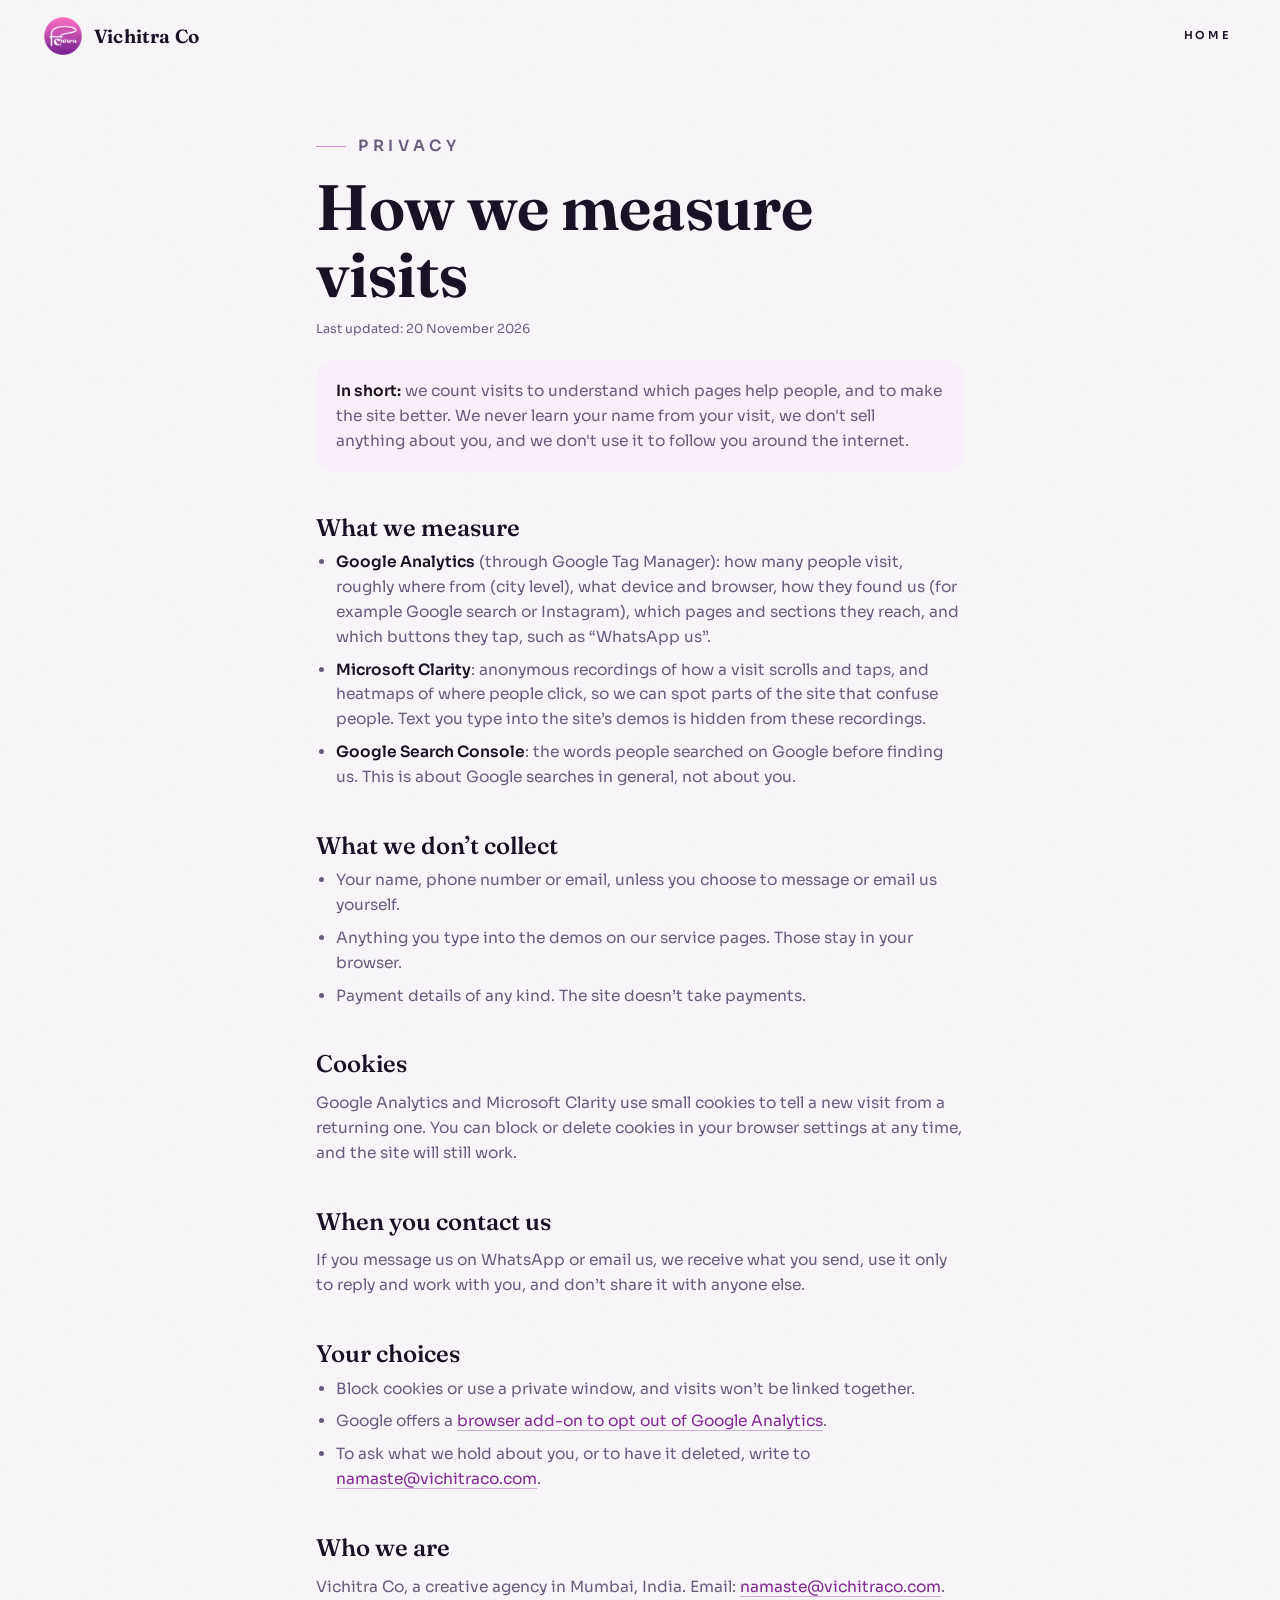
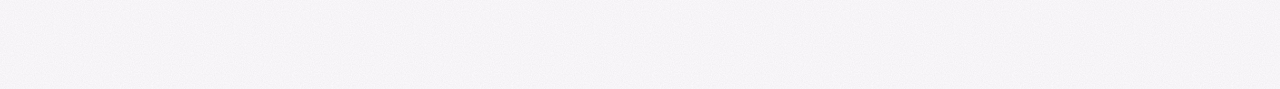
<file: privacy.html>
<!DOCTYPE html>
<html lang="en">
<head>
<!-- Google tag (GTM-TBXZS9WX) -->
<script async src="https://www.googletagmanager.com/gtm.js?id=GTM-TBXZS9WX"></script>
<script>
  window.dataLayer = window.dataLayer || [];
  function gtag(){dataLayer.push(arguments);}
  gtag('js', new Date());
</script>
<meta charset="UTF-8">
<meta name="viewport" content="width=device-width, initial-scale=1.0, viewport-fit=cover">
<meta name="color-scheme" content="only light"><!-- stops Samsung Internet / Chrome auto-dark repainting the site -->
<title>Privacy | Vichitra Co, Mumbai</title>
<meta name="description" content="How vichitraco.com measures visits: what is collected, what isn't, and how to opt out.">
<link rel="canonical" href="https://vichitraco.com/privacy.html">
<meta name="theme-color" content="#FDFBFE">
<link rel="icon" type="image/png" href="assets/favicon.png">
<link rel="preconnect" href="https://fonts.googleapis.com">
<link rel="preconnect" href="https://fonts.gstatic.com" crossorigin>
<link href="https://fonts.googleapis.com/css2?family=Fraunces:ital,opsz,wght@0,9..144,560;0,9..144,640;1,9..144,560&family=Sora:wght@300;400;500;600;700&display=swap" rel="stylesheet">
<link rel="stylesheet" href="assets/site.css">
<style>
.pv{padding:calc(var(--nav-h) + 50px) 0 90px}
.pv .wrap{max-width:760px}
.pv h1{font-family:var(--f-display);font-weight:640;font-size:clamp(40px,7vw,64px);line-height:1.05;margin-top:14px}
.pv .upd{font-size:12.5px;color:var(--ink-soft);margin-top:12px}
.pv h2{font-family:var(--f-display);font-weight:560;font-size:24px;line-height:1.2;margin-top:42px}
.pv p,.pv li{font-size:15.5px;color:var(--ink-soft);margin-top:12px;max-width:66ch}
.pv ul{padding-left:20px}
.pv li{margin-top:8px}
.pv li b,.pv p b{color:var(--ink);font-weight:600}
.pv a.inl{color:var(--plum);border-bottom:1px solid rgba(132,40,147,.35)}
.pv .box{background:var(--mist);border-radius:18px;padding:18px 20px;margin-top:22px}
.pv .box p{margin-top:0}
</style>
</head>
<body>

<div class="thread"></div>
<nav id="nav">
  <a class="nav-brand" href="index.html" aria-label="Vichitra Co home">
    <img src="assets/logo-192.png" alt="Vichitra Co logo">
    <span>Vichitra Co</span>
  </a>
  <a class="menu-btn" href="index.html"><span>Home</span></a>
</nav>

<main class="pv grain">
  <div class="wrap">
    <p class="eyebrow">Privacy</p>
    <h1>How we measure visits</h1>
    <p class="upd">Last updated: 20 November 2026</p>

    <div class="box"><p><b>In short:</b> we count visits to understand which pages help people, and to make the site better. We never learn your name from your visit, we don't sell anything about you, and we don't use it to follow you around the internet.</p></div>

    <h2>What we measure</h2>
    <ul>
      <li><b>Google Analytics</b> (through Google Tag Manager): how many people visit, roughly where from (city level), what device and browser, how they found us (for example Google search or Instagram), which pages and sections they reach, and which buttons they tap, such as “WhatsApp us”.</li>
      <li><b>Microsoft Clarity</b>: anonymous recordings of how a visit scrolls and taps, and heatmaps of where people click, so we can spot parts of the site that confuse people. Text you type into the site’s demos is hidden from these recordings.</li>
      <li><b>Google Search Console</b>: the words people searched on Google before finding us. This is about Google searches in general, not about you.</li>
    </ul>

    <h2>What we don’t collect</h2>
    <ul>
      <li>Your name, phone number or email, unless you choose to message or email us yourself.</li>
      <li>Anything you type into the demos on our service pages. Those stay in your browser.</li>
      <li>Payment details of any kind. The site doesn’t take payments.</li>
    </ul>

    <h2>Cookies</h2>
    <p>Google Analytics and Microsoft Clarity use small cookies to tell a new visit from a returning one. You can block or delete cookies in your browser settings at any time, and the site will still work.</p>

    <h2>When you contact us</h2>
    <p>If you message us on WhatsApp or email us, we receive what you send, use it only to reply and work with you, and don’t share it with anyone else.</p>

    <h2>Your choices</h2>
    <ul>
      <li>Block cookies or use a private window, and visits won’t be linked together.</li>
      <li>Google offers a <a class="inl" href="https://tools.google.com/dlpage/gaoptout" target="_blank" rel="noopener">browser add-on to opt out of Google Analytics</a>.</li>
      <li>To ask what we hold about you, or to have it deleted, write to <a class="inl" href="mailto:namaste@vichitraco.com">namaste@vichitraco.com</a>.</li>
    </ul>

    <h2>Who we are</h2>
    <p>Vichitra Co, a creative agency in Mumbai, India. Email: <a class="inl" href="mailto:namaste@vichitraco.com">namaste@vichitraco.com</a>.</p>
  </div>
</main>

<script>
(function(){ var n = document.getElementById('nav'); function u(){ n.classList.toggle('scrolled', window.scrollY > 40); } window.addEventListener('scroll', u, {passive:true}); u(); })();
</script>
<script src="assets/track.js"></script>
</body>
</html>
</file>
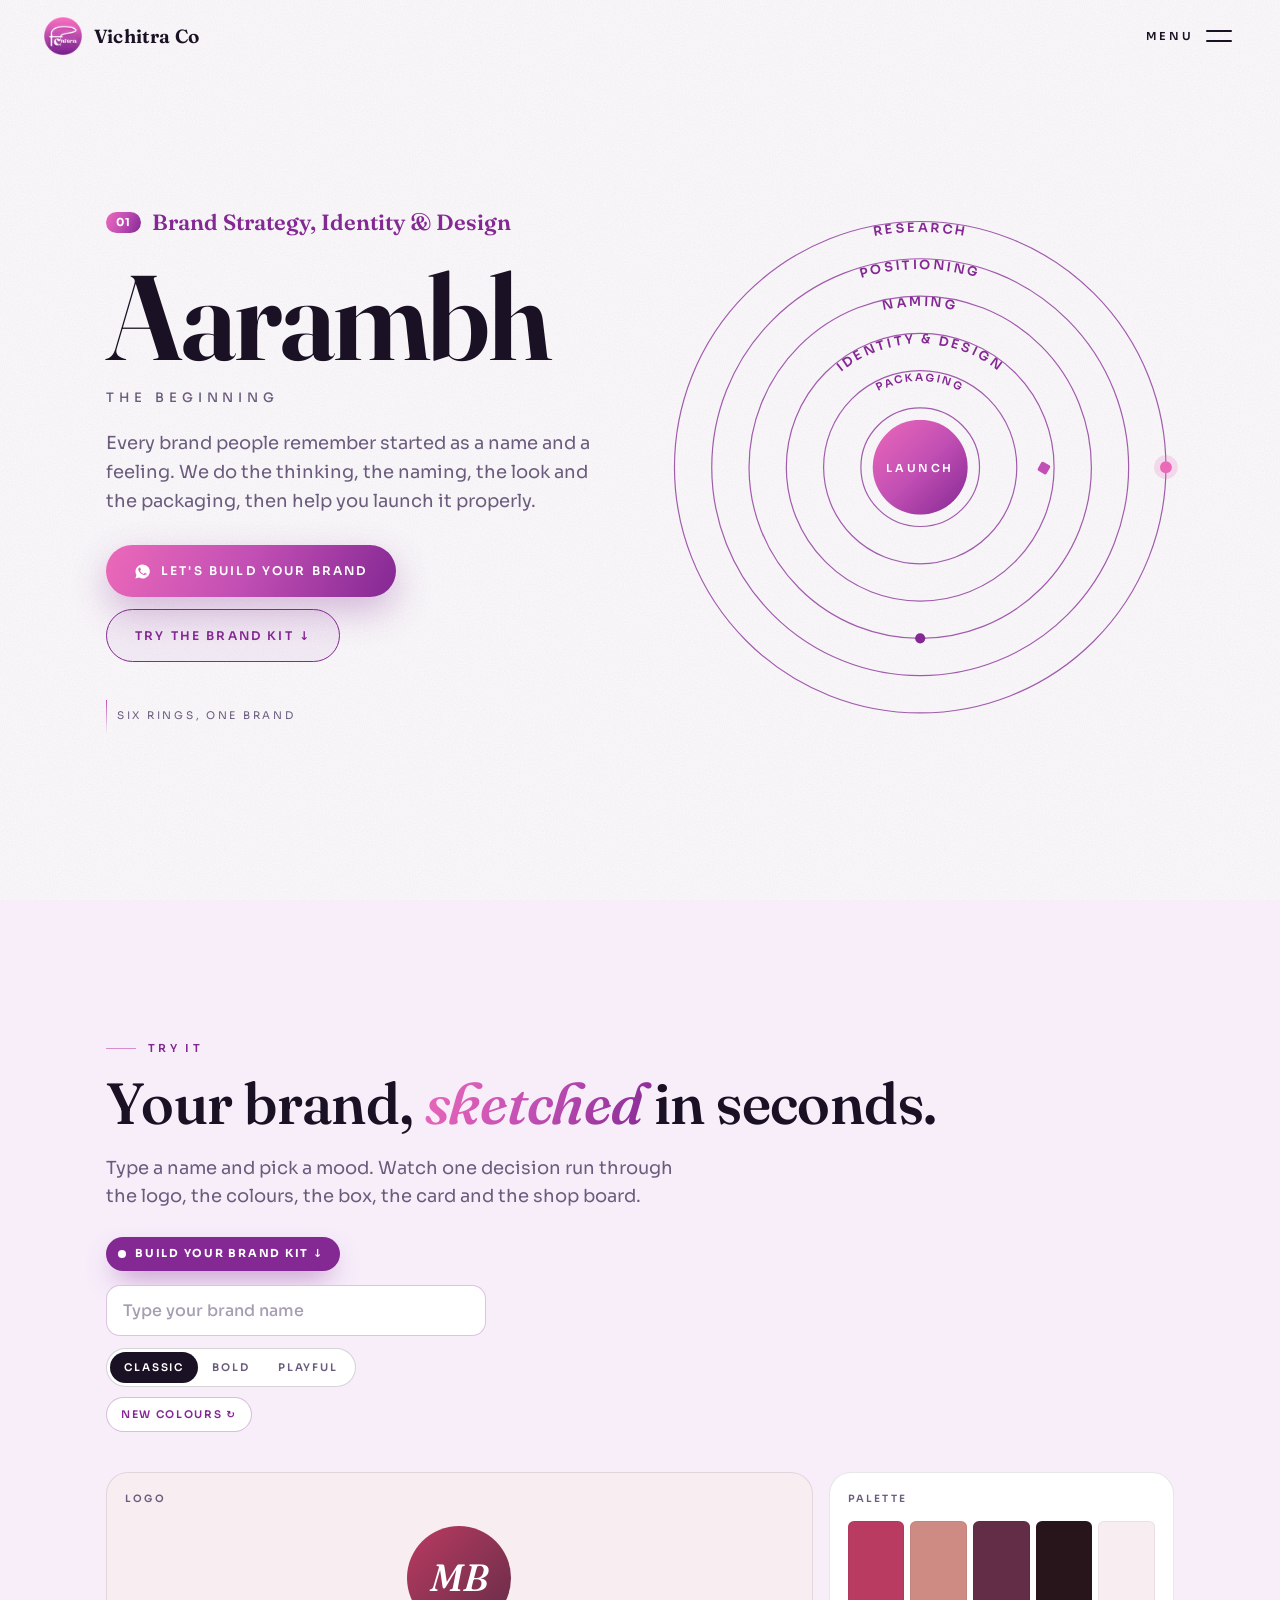
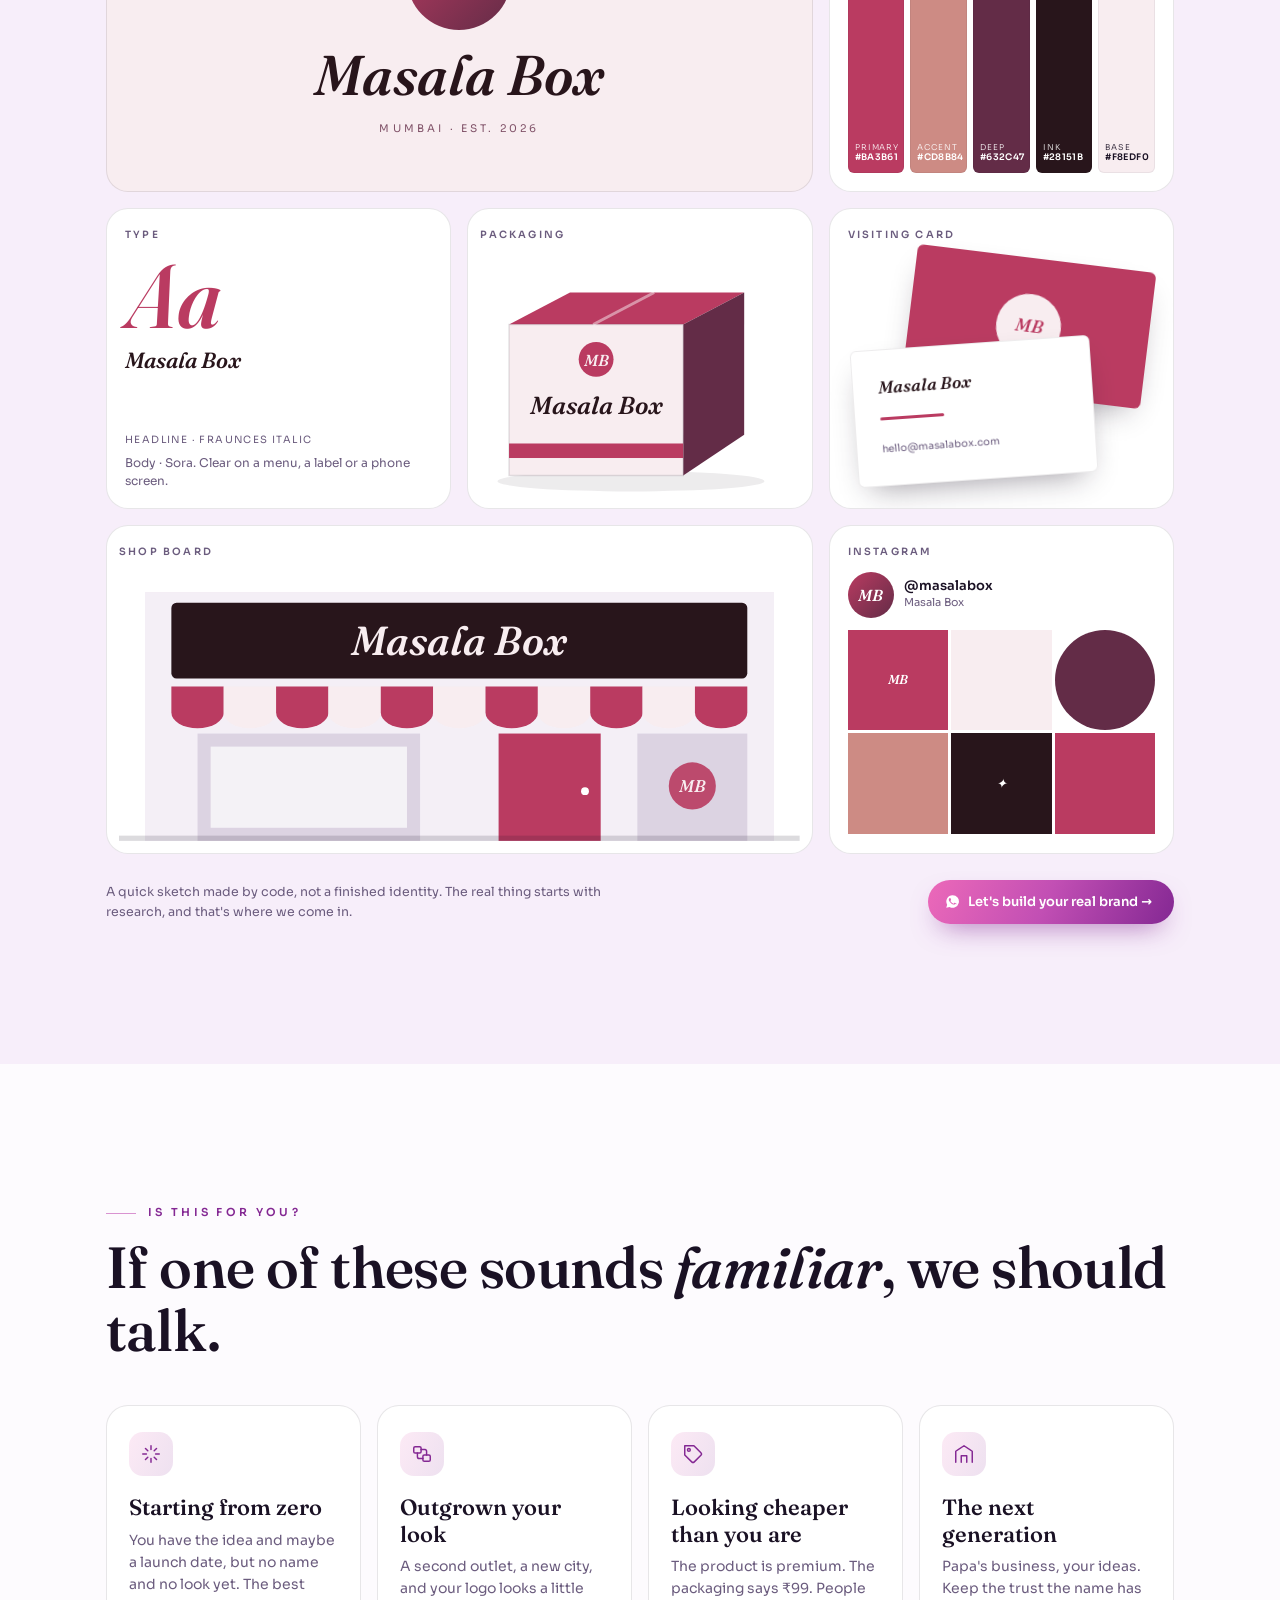
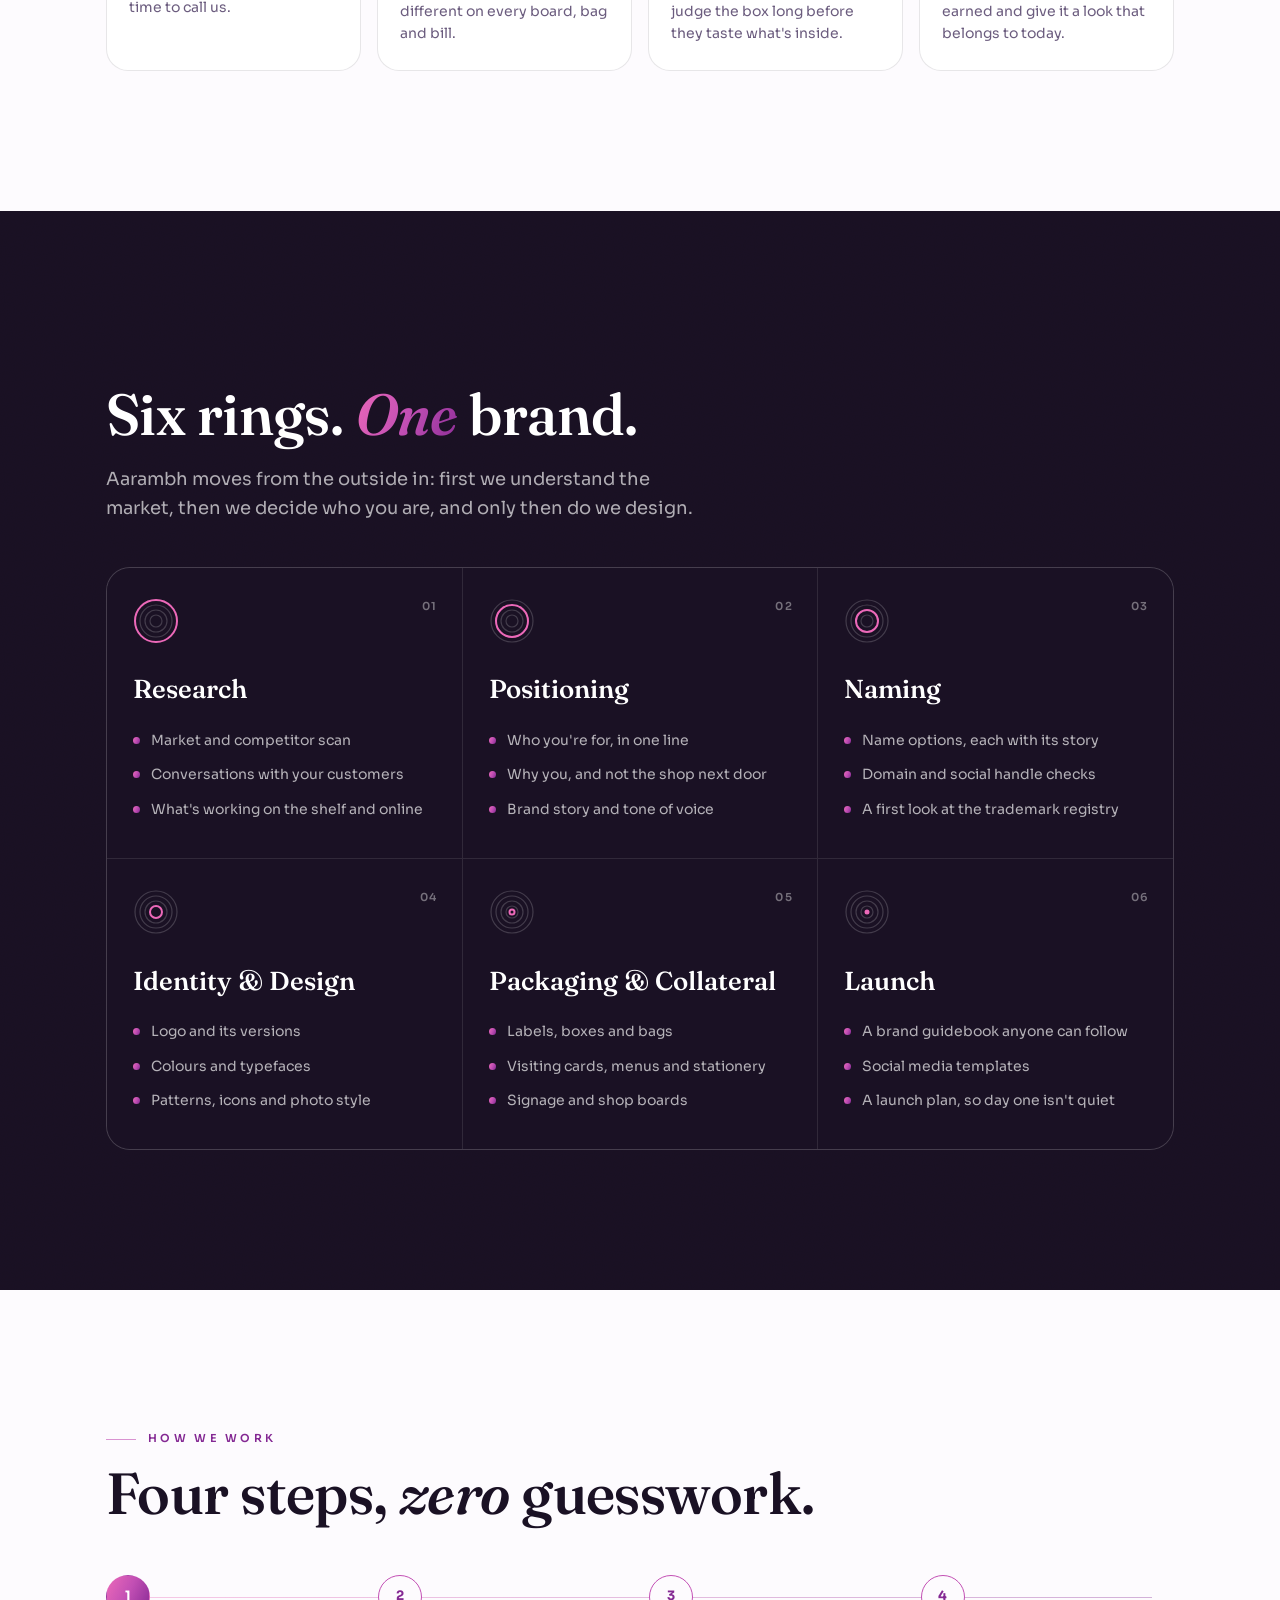
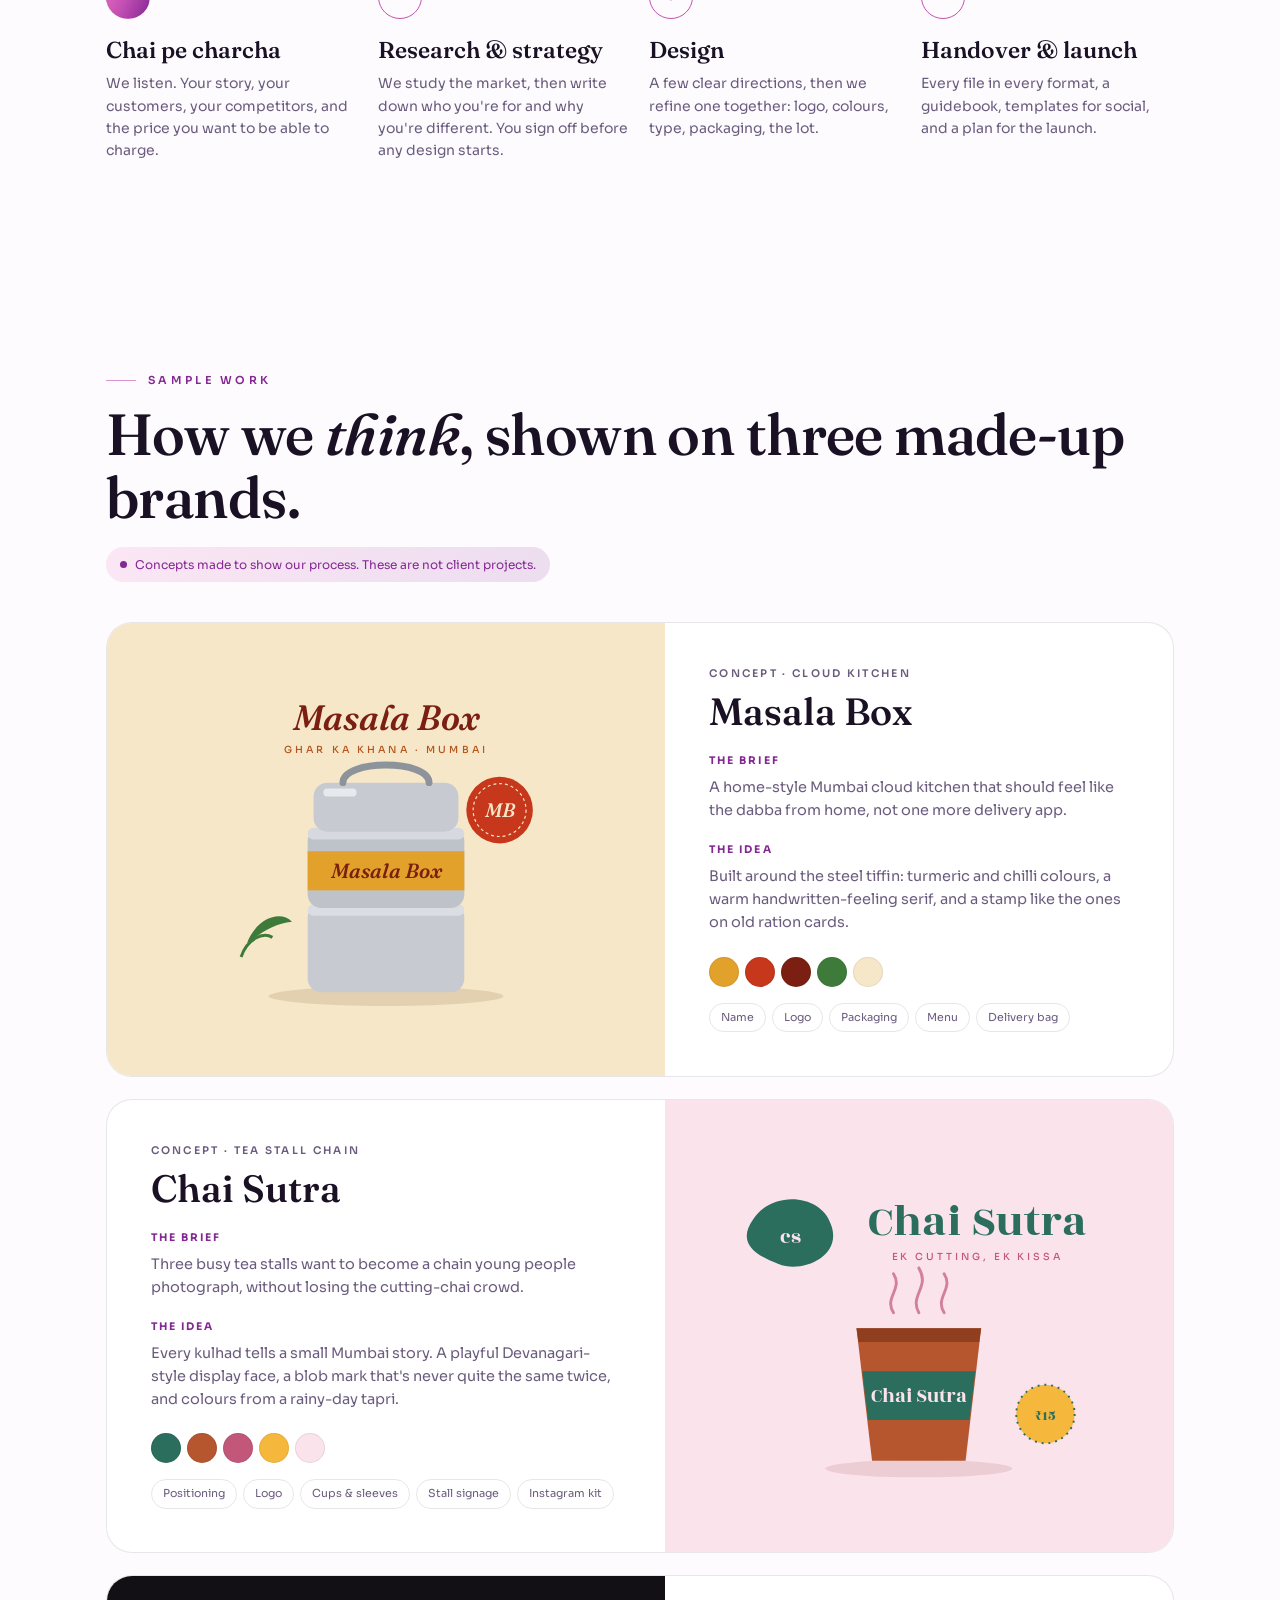
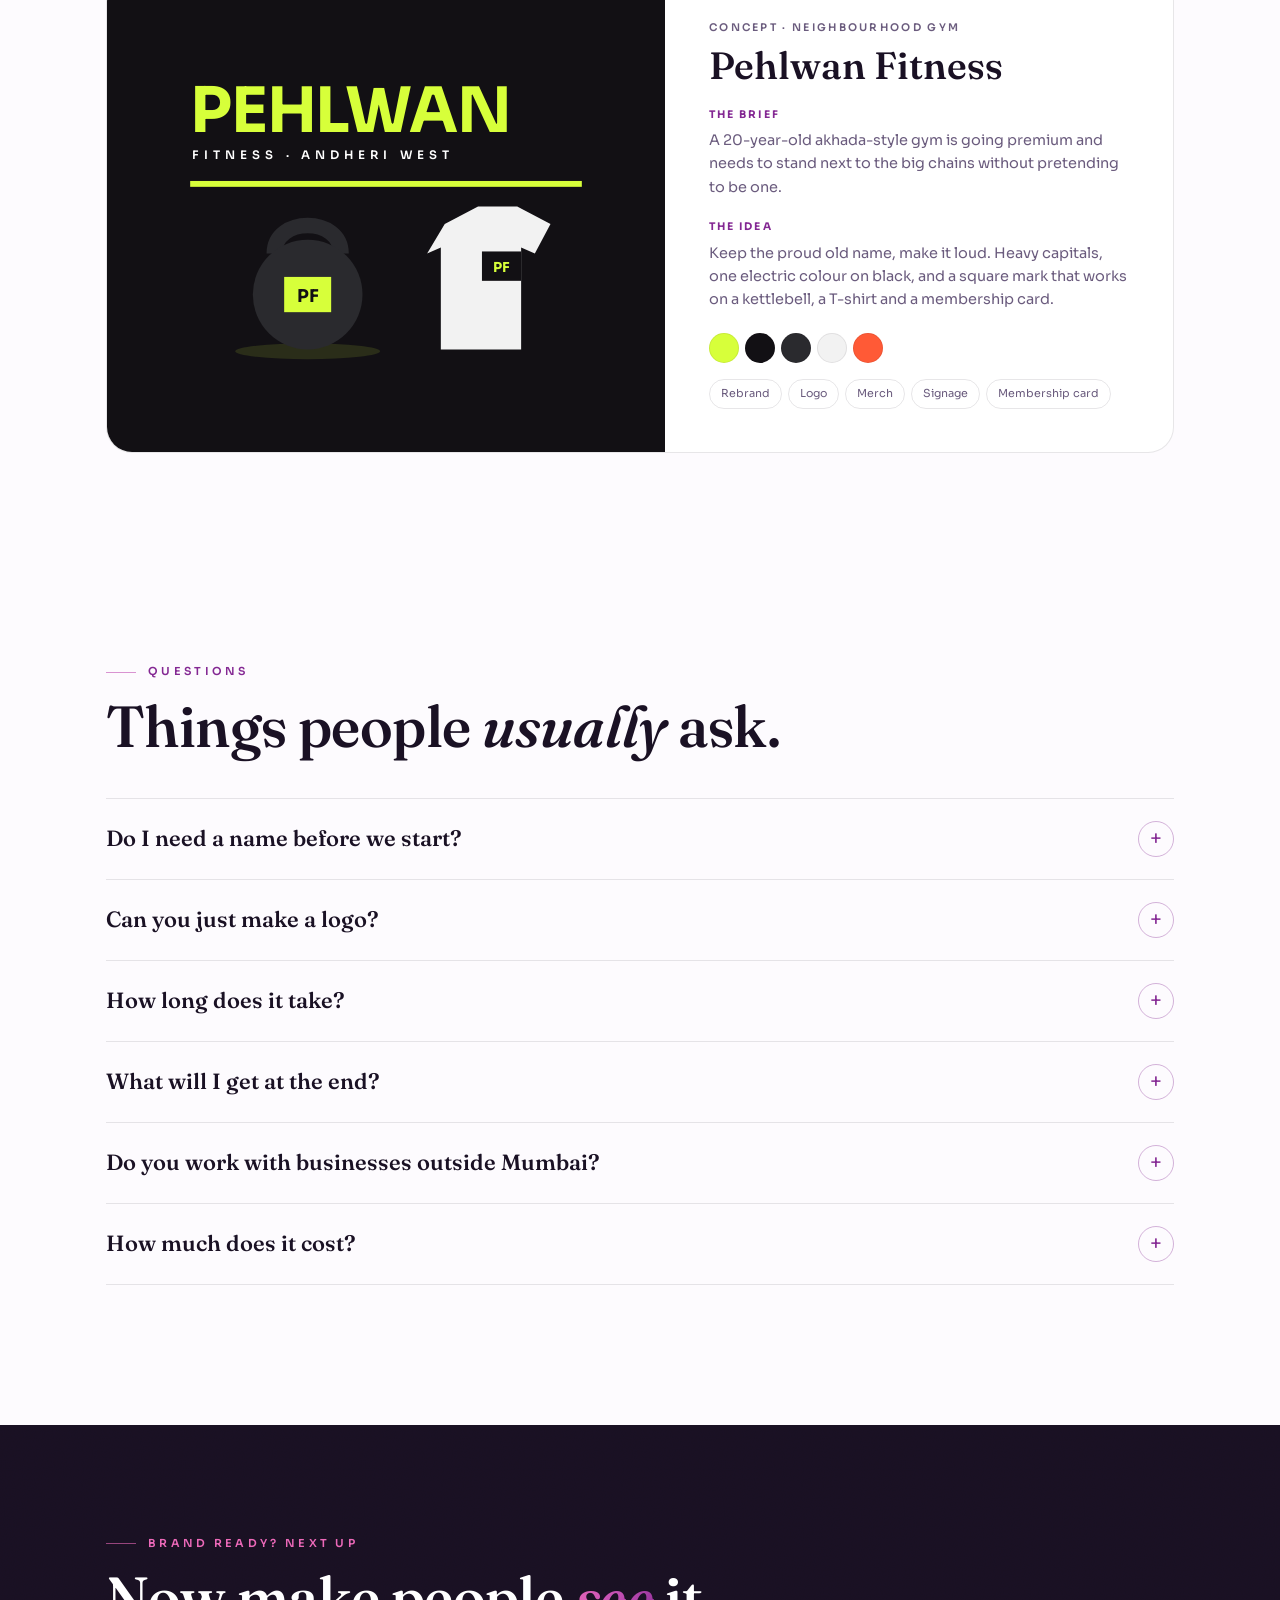
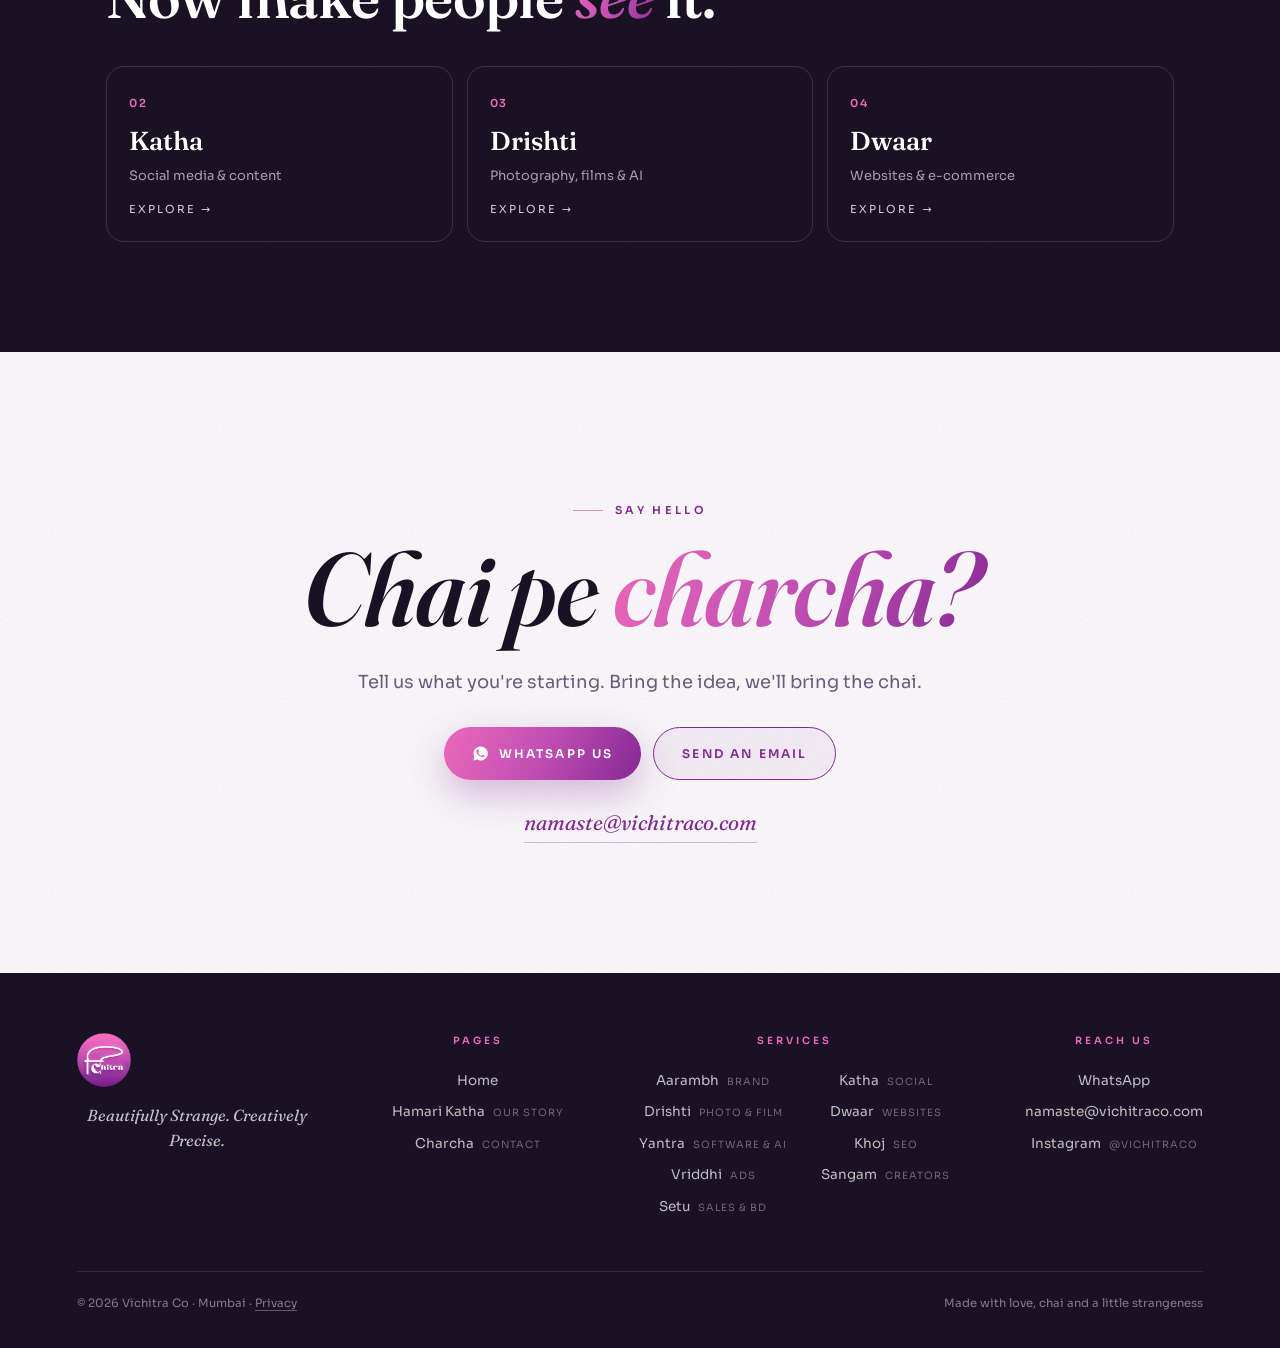
<file: services/aarambh.html>
<!DOCTYPE html>
<html lang="en">
<head>
<!-- Google tag (GTM-TBXZS9WX) -->
<script async src="https://www.googletagmanager.com/gtm.js?id=GTM-TBXZS9WX"></script>
<script>
  window.dataLayer = window.dataLayer || [];
  function gtag(){dataLayer.push(arguments);}
  gtag('js', new Date());
</script>
<meta charset="UTF-8">
<meta name="viewport" content="width=device-width, initial-scale=1.0, viewport-fit=cover">
<meta name="color-scheme" content="only light"><!-- stops Samsung Internet / Chrome auto-dark repainting the site -->
<title>Aarambh · Brand Strategy, Identity &amp; Design | Vichitra Co, Mumbai</title>
<meta name="description" content="Aarambh is Vichitra Co's brand service: research, positioning, naming, logo and identity design, packaging and a launch plan, for new and growing businesses in Mumbai and across India.">
<link rel="canonical" href="https://vichitraco.com/services/aarambh.html">
<meta property="og:type" content="website">
<meta property="og:title" content="Aarambh · Brand Strategy, Identity & Design | Vichitra Co">
<meta property="og:description" content="Research, positioning, naming, a look people remember and packaging, then a launch that lands.">
<meta property="og:url" content="https://vichitraco.com/services/aarambh.html">
<meta property="og:image" content="https://vichitraco.com/assets/logo.png">
<meta name="theme-color" content="#FDFBFE">
<link rel="icon" type="image/png" href="../assets/favicon.png">
<link rel="preconnect" href="https://fonts.googleapis.com">
<link rel="preconnect" href="https://fonts.gstatic.com" crossorigin>
<link href="https://fonts.googleapis.com/css2?family=Fraunces:ital,opsz,wght@0,9..144,400;0,9..144,560;0,9..144,640;1,9..144,400;1,9..144,560&family=Rozha+One&family=Sora:wght@300;400;500;600;700&display=swap" rel="stylesheet">
<link rel="stylesheet" href="../assets/site.css">
<script type="application/ld+json">
{"@context":"https://schema.org","@graph":[
 {"@type":"Service","name":"Aarambh · Brand Strategy, Identity & Design","serviceType":"Brand strategy and identity design",
  "description":"Research, positioning, naming, logo and identity design, packaging and collateral, and a launch plan.",
  "provider":{"@type":"Organization","name":"Vichitra Co","url":"https://vichitraco.com/","logo":"https://vichitraco.com/assets/logo.png","email":"namaste@vichitraco.com","address":{"@type":"PostalAddress","addressLocality":"Mumbai","addressCountry":"IN"}},
  "areaServed":"IN","url":"https://vichitraco.com/services/aarambh.html"},
 {"@type":"FAQPage","mainEntity":[
  {"@type":"Question","name":"Do I need a name before we start?","acceptedAnswer":{"@type":"Answer","text":"No. Naming is one of the six things Aarambh covers. Come with just the idea and we will find the name together."}},
  {"@type":"Question","name":"Can you just make a logo?","acceptedAnswer":{"@type":"Answer","text":"Yes. We will still ask a few questions first about who you sell to and what makes you different, so the logo fits the business and not just the moment."}},
  {"@type":"Question","name":"How long does a brand project take?","acceptedAnswer":{"@type":"Answer","text":"It depends on how much we are making. A logo and identity is quicker than a full brand with naming and packaging. You get a clear timeline after our first chat."}},
  {"@type":"Question","name":"What will I get at the end?","acceptedAnswer":{"@type":"Answer","text":"Every final file in the formats you need for print, web and social, plus a brand guidebook so your team, printer or next agency can use it correctly."}},
  {"@type":"Question","name":"Do you work with businesses outside Mumbai?","acceptedAnswer":{"@type":"Answer","text":"Yes. Most of the work happens over calls and WhatsApp, so we work with brands across India."}},
  {"@type":"Question","name":"How much does it cost?","acceptedAnswer":{"@type":"Answer","text":"Every brand needs something different, so we quote after a short chat about what you need. Message us on WhatsApp."}}
 ]}
]}
</script>
<style>
/* ───────── hero ───────── */
.hero-rings{position:relative;width:min(100%,560px);margin:0 auto;aspect-ratio:1}
.hero-rings svg{width:100%;height:100%;overflow:visible}
.hr-ring{fill:none;stroke:var(--plum);stroke-width:1.4;stroke-dasharray:1;stroke-dashoffset:1;opacity:.75;animation:ringDraw 1.4s cubic-bezier(.6,0,.2,1) forwards}
.hr-lbl{font:600 15px var(--f-body);letter-spacing:.2em;text-transform:uppercase;fill:var(--plum);opacity:0;animation:fadeIn .8s ease forwards}
.hr-orbit{transform-origin:300px 300px;animation:spin 18s linear infinite}
.hr-orbit.r2{animation-duration:26s;animation-direction:reverse}
.hr-core{transform-origin:300px 300px;transform:scale(0);animation:pop .8s cubic-bezier(.3,1.4,.5,1) 1.5s forwards}
@keyframes ringDraw{to{stroke-dashoffset:0}}

/* ───────── brand kit builder ───────── */
.kit-sec{background:var(--mist)}
.kit-head{display:flex;flex-wrap:wrap;justify-content:space-between;align-items:flex-end;gap:26px}
.kit-ctrl{display:flex;flex-direction:column;gap:12px;width:min(100%,380px)}
.kit-ctrl .hint{margin-bottom:2px}
.kit-ctrl input{
  width:100%;font:500 16px var(--f-body);color:var(--ink);background:#fff;border:1.5px solid rgba(132,40,147,.28);
  border-radius:14px;padding:14px 16px;outline:none;transition:border-color .3s,box-shadow .3s;-webkit-appearance:none;appearance:none;
}
.kit-ctrl input::placeholder{color:rgba(107,92,126,.6)}
.kit-ctrl input:focus{border-color:var(--orchid);box-shadow:0 0 0 4px rgba(194,79,180,.14)}
.kit-row{display:flex;gap:10px;align-items:center;flex-wrap:wrap}
.seg{display:flex;border:1px solid rgba(26,17,36,.18);border-radius:99px;padding:3px;background:#fff}
.seg button{font-size:10.5px;letter-spacing:.18em;text-transform:uppercase;font-weight:600;color:var(--ink-soft);padding:9px 14px;border-radius:99px;transition:background .35s,color .35s}
.seg button.on{background:var(--ink);color:#fff}
.shuffle{font-size:10.5px;letter-spacing:.16em;text-transform:uppercase;font-weight:600;color:var(--plum);padding:10px 14px;border:1px solid rgba(132,40,147,.3);border-radius:99px;background:#fff;transition:background .3s}
.shuffle:hover{background:var(--grad-soft)}
.shuffle i{display:inline-block;font-style:normal;transition:transform .5s}
.shuffle:active i{transform:rotate(180deg)}

.kit{
  --c0:#B9783A;--c1:#D8C987;--c2:#5E3A26;--c3:#1A1124;--c4:#F8F1E6;
  --face:'Fraunces',Georgia,serif;--fst:italic;--fw:560;--tt:none;--ls:0;--rx:6px;
  display:grid;grid-template-columns:repeat(3,minmax(0,1fr));gap:16px;margin-top:40px;
}
.tile{background:#fff;border:1px solid var(--line);border-radius:22px;padding:18px;position:relative;overflow:hidden;min-height:230px;display:flex;flex-direction:column;transition:background-color .6s ease}
.tile .lbl{font-size:10px;letter-spacing:.22em;text-transform:uppercase;color:var(--ink-soft);font-weight:600;position:relative;z-index:2}
.face{font-family:var(--face);font-style:var(--fst);font-weight:var(--fw);text-transform:var(--tt);letter-spacing:var(--ls)}
.mark{
  display:flex;align-items:center;justify-content:center;color:#fff;background:linear-gradient(135deg,var(--c0),var(--c2));
  border-radius:50%;transition:border-radius .6s ease,background .6s ease;flex:0 0 auto;line-height:1;
}
.kit[data-style="bold"] .mark{border-radius:10%}
.kit[data-style="playful"] .mark{border-radius:42% 58% 63% 37% / 41% 44% 56% 59%}
.t-logo{grid-column:span 2;background:var(--c4);align-items:center;justify-content:center;gap:16px;min-height:320px;text-align:center}
.t-logo .lbl{position:absolute;left:18px;top:18px}
.t-logo .mark{width:clamp(70px,9vw,104px);height:clamp(70px,9vw,104px);font-size:clamp(24px,3.2vw,38px)}
.t-logo .wm{color:var(--c3);font-size:clamp(30px,4.6vw,56px);line-height:1.05;max-width:100%;overflow-wrap:anywhere;transition:color .6s}
.t-logo .tag{font-size:10.5px;letter-spacing:.3em;text-transform:uppercase;color:var(--c2);opacity:.8;transition:color .6s}
.chips{display:flex;gap:6px;flex:1;margin-top:14px;min-height:150px}
.chip{flex:1;border-radius:var(--rx);display:flex;flex-direction:column;justify-content:flex-end;padding:8px 6px;font-size:9px;letter-spacing:.04em;font-weight:600;line-height:1.3;transition:background-color .6s,color .6s,border-radius .6s;border:1px solid rgba(26,17,36,.06);min-width:0}
.chip small{display:block;font-weight:400;opacity:.8;text-transform:uppercase;letter-spacing:.12em;font-size:8px}
.t-type .aa{font-size:clamp(60px,7vw,92px);line-height:1;color:var(--c0);margin-top:8px;transition:color .6s}
.t-type .nm{font-size:22px;line-height:1.15;margin-top:8px;color:var(--c3);overflow-wrap:anywhere}
.t-type .fn{font-size:10px;letter-spacing:.14em;text-transform:uppercase;color:var(--ink-soft);margin-top:auto;padding-top:10px}
.t-type .body{font-size:12px;color:var(--ink-soft);margin-top:6px;line-height:1.5}
.t-art{padding:18px 12px 12px}
.t-art svg{width:100%;height:auto;flex:1;margin-top:6px;overflow:visible}
.f0{fill:var(--c0);transition:fill .6s}.f1{fill:var(--c1);transition:fill .6s}.f2{fill:var(--c2);transition:fill .6s}.f3{fill:var(--c3);transition:fill .6s}.f4{fill:var(--c4);transition:fill .6s}
.s3{stroke:var(--c3);transition:stroke .6s}
.svgface{font-family:var(--face);font-style:var(--fst);font-weight:var(--fw);text-transform:var(--tt);letter-spacing:var(--ls)}
.t-card .cards{position:relative;flex:1;margin-top:10px;min-height:160px}
.vcard{position:absolute;width:78%;aspect-ratio:1.75;border-radius:var(--rx);box-shadow:0 14px 30px -14px rgba(26,17,36,.45);padding:9% 8%;display:flex;flex-direction:column;justify-content:space-between;transition:background-color .6s,border-radius .6s}
.vcard.back{right:2%;top:2%;background:var(--c0);transform:rotate(7deg);align-items:center;justify-content:center}
.vcard.back .mark{width:34%;aspect-ratio:1;height:auto;background:var(--c4);color:var(--c0);font-size:clamp(12px,1.6vw,18px)}
.vcard.front{left:2%;bottom:4%;background:#fff;border:1px solid rgba(26,17,36,.08);transform:rotate(-4deg)}
.vcard .nm{font-size:clamp(13px,1.5vw,17px);color:var(--c3);line-height:1.1;overflow-wrap:anywhere}
.vcard .acc{width:34%;height:3px;border-radius:2px;background:var(--c0);transition:background .6s}
.vcard .ml{font-size:clamp(7.5px,.85vw,10px);color:var(--ink-soft);overflow:hidden;text-overflow:ellipsis;white-space:nowrap}
.t-board{grid-column:span 2}
.t-insta .ig-head{display:flex;align-items:center;gap:10px;margin-top:12px}
.t-insta .mark{width:46px;height:46px;font-size:16px}
.t-insta .h{font-size:13px;font-weight:600;line-height:1.2;overflow:hidden;text-overflow:ellipsis;white-space:nowrap}
.t-insta .s{font-size:11px;color:var(--ink-soft)}
.t-insta .ig-grid{display:grid;grid-template-columns:repeat(3,1fr);gap:3px;margin-top:12px}
.t-insta .ig-grid i{aspect-ratio:1;display:flex;align-items:center;justify-content:center;font-style:normal;font-size:clamp(9px,1.1vw,13px);color:#fff;transition:background .6s,color .6s;overflow:hidden}
.kit-foot{display:flex;flex-wrap:wrap;align-items:center;justify-content:space-between;gap:16px;margin-top:26px}
.kit-foot p{font-size:12.5px;color:var(--ink-soft);max-width:520px}

/* ───────── phones + tablets ───────── */
@media(max-width:760px){
  .hero-rings{width:min(80vw,320px);order:2;margin-top:10px}
  .hr-lbl{font-size:19px}
  .kit{grid-template-columns:repeat(2,minmax(0,1fr));gap:10px;margin-top:28px}
  .tile{border-radius:18px;padding:14px;min-height:0}
  .t-logo,.t-pal,.t-board{grid-column:span 2}
  .t-board{order:9}   /* card + Instagram share a row; the wide shop board goes last */
  .t-logo{min-height:240px;gap:12px}
  .t-logo .lbl{left:14px;top:14px}
  .chips{min-height:96px;margin-top:10px}
  .t-type .aa{font-size:54px}
  .t-type .nm{font-size:17px}
  .t-type .body{display:none}
  .t-card .cards{min-height:120px}
  .vcard .ml{display:none}
  .t-insta .mark{width:34px;height:34px;font-size:12px}
  .t-insta .s{display:none}
  .kit-ctrl{width:100%}
  .seg{flex:1}
  .seg button{flex:1;padding:9px 6px;font-size:10px;letter-spacing:.12em}
  .kit-foot{flex-direction:column;align-items:stretch}
  .kit-foot .wa-cta{justify-content:center}
}
</style>
</head>
<body>

<div class="thread"></div>

<nav id="nav">
  <a class="nav-brand" href="../index.html" aria-label="Vichitra Co home">
    <img src="../assets/logo-192.png" alt="Vichitra Co logo">
    <span>Vichitra Co</span>
  </a>
  <button class="menu-btn" id="menuBtn" aria-label="Open menu" aria-expanded="false" aria-controls="overlay">
    <span id="menuTxt">Menu</span>
    <span class="lines"><i></i><i></i></span>
  </button>
</nav>

<div class="overlay" id="overlay">
  <p class="o-eyebrow">Vichitra Co · Mumbai</p>
  <div class="o-links">
    <a class="o-link" href="../index.html"><span class="num">01</span><h3>Aangan</h3><span class="ann">Home</span></a>
    <a class="o-link" href="../index.html#b9"><span class="num">02</span><h3>Hamari Katha</h3><span class="ann">Our Story</span></a>
    <a class="o-link" href="#charcha"><span class="num">03</span><h3>Charcha</h3><span class="ann">Contact</span></a>
  </div>
  <div class="o-sub">
    <a class="o-chip here" href="aarambh.html" aria-current="page"><b>Aarambh</b><small>Brand &amp; Identity</small></a>
    <a class="o-chip" href="katha.html"><b>Katha</b><small>Social Media</small></a>
    <a class="o-chip" href="drishti.html"><b>Drishti</b><small>Photo, Film &amp; AI</small></a>
    <a class="o-chip" href="dwaar.html"><b>Dwaar</b><small>Websites</small></a>
    <a class="o-chip" href="yantra.html"><b>Yantra</b><small>Software &amp; AI</small></a>
    <a class="o-chip" href="khoj.html"><b>Khoj</b><small>SEO</small></a>
    <a class="o-chip" href="vriddhi.html"><b>Vriddhi</b><small>Performance</small></a>
    <a class="o-chip" href="sangam.html"><b>Sangam</b><small>Creators</small></a>
    <a class="o-chip" href="setu.html"><b>Setu</b><small>Sales &amp; BD</small></a>
  </div>
</div>

<main>

<!-- ════════ HERO ════════ -->
<section class="hero grain">
  <div class="wrap">
    <div class="hero-copy">
      <p class="svc-t rv"><span class="sn">01</span>Brand Strategy, Identity &amp; Design</p>
      <h1 class="rv d1">Aarambh<span class="ann">The Beginning</span></h1>
      <p class="lead rv d2">Every brand people remember started as a name and a feeling. We do the thinking, the naming, the look and the packaging, then help you launch it properly.</p>
      <div class="btn-row rv d3">
        <a class="btn primary wa-hero" id="ctaHero" href="https://wa.me/918898490531?text=Hi%20Vichitra%20Co%2C%20I%27d%20like%20a%20brand%20identity%20for%20my%20brand." target="_blank" rel="noopener">
          <svg viewBox="0 0 24 24" fill="currentColor" aria-hidden="true"><path d="M12 2a10 10 0 0 0-8.6 15L2 22l5.2-1.4A10 10 0 1 0 12 2zm5.1 13.7c-.2.6-1.2 1.1-1.7 1.2-.4 0-1 .2-3.4-.7-2.8-1.2-4.6-4-4.8-4.2-.1-.2-1.1-1.5-1.1-2.9s.7-2 1-2.3c.2-.3.5-.3.7-.3h.5c.2 0 .4 0 .6.5l.8 2c.1.2.1.4 0 .6l-.4.6-.5.5c-.2.2-.3.3-.1.6.2.4.9 1.5 1.9 2.4 1.3 1.2 2.4 1.5 2.8 1.7.3.2.5.1.7-.1l1-1.2c.2-.3.4-.2.7-.1l2 1c.3.1.5.2.6.3 0 .1 0 .8-.3 1.4z"/></svg>
          Let's build your brand
        </a>
        <a class="btn ghost" href="#kit">Try the brand kit ↓</a>
      </div>
      <p class="scroll-cue rv d4">Six rings, one brand</p>
    </div>
    <div class="hero-rings" aria-hidden="true">
      <svg viewBox="0 0 600 600">
        <defs>
          <linearGradient id="coreGrad" x1="0" y1="0" x2="1" y2="1"><stop offset="0" stop-color="#EC69B9"/><stop offset=".5" stop-color="#C24FB4"/><stop offset="1" stop-color="#842893"/></linearGradient>
          <path id="a0" d="M 22 300 A 278 278 0 0 1 578 300"/>
          <path id="a1" d="M 66 300 A 234 234 0 0 1 534 300"/>
          <path id="a2" d="M 110 300 A 190 190 0 0 1 490 300"/>
          <path id="a3" d="M 154 300 A 146 146 0 0 1 446 300"/>
          <path id="a4" d="M 198 300 A 102 102 0 0 1 402 300"/>
        </defs>
        <circle class="hr-ring" pathLength="1" cx="300" cy="300" r="290" style="animation-delay:.1s"/>
        <circle class="hr-ring" pathLength="1" cx="300" cy="300" r="246" style="animation-delay:.25s"/>
        <circle class="hr-ring" pathLength="1" cx="300" cy="300" r="202" style="animation-delay:.4s"/>
        <circle class="hr-ring" pathLength="1" cx="300" cy="300" r="158" style="animation-delay:.55s"/>
        <circle class="hr-ring" pathLength="1" cx="300" cy="300" r="114" style="animation-delay:.7s"/>
        <circle class="hr-ring" pathLength="1" cx="300" cy="300" r="70" style="animation-delay:.85s"/>
        <text class="hr-lbl" style="animation-delay:1s"><textPath href="#a0" startOffset="50%" text-anchor="middle">Research</textPath></text>
        <text class="hr-lbl" style="animation-delay:1.1s"><textPath href="#a1" startOffset="50%" text-anchor="middle">Positioning</textPath></text>
        <text class="hr-lbl" style="animation-delay:1.2s"><textPath href="#a2" startOffset="50%" text-anchor="middle">Naming</textPath></text>
        <text class="hr-lbl" style="animation-delay:1.3s"><textPath href="#a3" startOffset="50%" text-anchor="middle">Identity &amp; Design</textPath></text>
        <text class="hr-lbl" style="animation-delay:1.4s;font-size:12.5px"><textPath href="#a4" startOffset="50%" text-anchor="middle">Packaging</textPath></text>
        <g class="hr-orbit"><circle cx="590" cy="300" r="7" fill="#EC69B9"/><circle cx="590" cy="300" r="14" fill="#EC69B9" opacity=".2"/></g>
        <g class="hr-orbit r2"><circle cx="300" cy="502" r="6" fill="#842893"/></g>
        <g class="hr-orbit"><rect x="440" y="295" width="12" height="12" rx="2" fill="#C24FB4" transform="rotate(30 446 301)"/></g>
        <g class="hr-core">
          <circle cx="300" cy="300" r="56" fill="url(#coreGrad)"/>
          <text x="300" y="306" text-anchor="middle" style="font:600 13px Sora,sans-serif;letter-spacing:.24em;fill:#fff">LAUNCH</text>
        </g>
      </svg>
    </div>
  </div>
</section>

<!-- ════════ BRAND KIT ════════ -->
<section class="sec kit-sec" id="kit">
  <div class="wrap">
    <div class="kit-head">
      <div>
        <p class="eyebrow rv">Try it</p>
        <h2 class="h-sec rv d1">Your brand, <em class="grad-text">sketched</em> in seconds.</h2>
        <p class="lead rv d2">Type a name and pick a mood. Watch one decision run through the logo, the colours, the box, the card and the shop board.</p>
      </div>
      <div class="kit-ctrl rv d2">
        <span class="hint" aria-hidden="true">Build your brand kit ↓</span>
        <input id="kitName" type="text" maxlength="18" autocomplete="off" autocapitalize="words" spellcheck="false" enterkeyhint="done" placeholder="Type your brand name" aria-label="Your brand name">
        <div class="kit-row">
          <div class="seg" role="group" aria-label="Mood">
            <button type="button" data-s="classic" class="on" aria-pressed="true">Classic</button><button type="button" data-s="bold" aria-pressed="false">Bold</button><button type="button" data-s="playful" aria-pressed="false">Playful</button>
          </div>
          <button type="button" class="shuffle" id="kitShuffle">New colours <i>↻</i></button>
        </div>
      </div>
    </div>

    <div class="kit rv" id="kitBoard" data-style="classic" aria-live="polite">
      <div class="tile t-logo">
        <span class="lbl">Logo</span>
        <div class="mark face" data-k="ini">MB</div>
        <div class="wm face" data-k="name">Masala Box</div>
        <div class="tag">Mumbai · Est. 2026</div>
      </div>
      <div class="tile t-pal">
        <span class="lbl">Palette</span>
        <div class="chips" id="kitChips"><div class="chip"></div><div class="chip"></div><div class="chip"></div><div class="chip"></div><div class="chip"></div></div>
      </div>
      <div class="tile t-type">
        <span class="lbl">Type</span>
        <div class="aa face">Aa</div>
        <div class="nm face" data-k="name">Masala Box</div>
        <div class="fn" id="kitFont">Headline · Fraunces Italic</div>
        <div class="body">Body · Sora. Clear on a menu, a label or a phone screen.</div>
      </div>
      <div class="tile t-art t-pack">
        <span class="lbl">Packaging</span>
        <svg viewBox="0 0 220 170" aria-hidden="true">
          <ellipse cx="104" cy="160" rx="92" ry="7" fill="rgba(26,17,36,.08)"/>
          <path class="f0" d="M 20 52 L 62 30 H 182 L 140 52 Z"/>
          <path class="f2" d="M 140 52 L 182 30 V 128 L 140 156 Z"/>
          <path class="f4" d="M 20 52 H 140 V 156 H 20 Z" stroke="rgba(26,17,36,.12)" stroke-width="1"/>
          <rect class="f0" x="20" y="134" width="120" height="10"/>
          <circle class="f0" cx="80" cy="76" r="12"/>
          <text class="f4 svgface" data-k="ini" x="80" y="80.5" text-anchor="middle" style="font-size:11px">MB</text>
          <text class="f3 svgface" data-k="name" data-fit="104" x="80" y="114" text-anchor="middle" style="font-size:17px">Masala Box</text>
          <path d="M 78 52 L 120 30" stroke="rgba(255,255,255,.45)" stroke-width="2"/>
        </svg>
      </div>
      <div class="tile t-card">
        <span class="lbl">Visiting card</span>
        <div class="cards">
          <div class="vcard back"><div class="mark face" data-k="ini">MB</div></div>
          <div class="vcard front">
            <div class="nm face" data-k="name">Masala Box</div>
            <div class="acc"></div>
            <div class="ml" data-k="mail">hello@masalabox.com</div>
          </div>
        </div>
      </div>
      <div class="tile t-art t-board">
        <span class="lbl">Shop board</span>
        <svg viewBox="0 0 520 210" aria-hidden="true">
          <rect x="20" y="20" width="480" height="190" fill="#F4EFF6"/>
          <rect class="f3" x="40" y="28" width="440" height="58" rx="4"/>
          <text class="f4 svgface" data-k="name" data-fit="380" x="260" y="68" text-anchor="middle" style="font-size:31px">Masala Box</text>
          <g id="awning"></g>
          <rect x="60" y="128" width="170" height="82" fill="#DCD3E2"/>
          <rect x="70" y="138" width="150" height="62" fill="#fff" opacity=".7"/>
          <rect class="f0" x="290" y="128" width="78" height="82"/>
          <circle cx="356" cy="172" r="3" fill="#fff"/>
          <rect x="396" y="128" width="84" height="82" fill="#DCD3E2"/>
          <circle class="f0" cx="438" cy="168" r="18" opacity=".9"/>
          <text class="f4 svgface" data-k="ini" x="438" y="173" text-anchor="middle" style="font-size:13px">MB</text>
          <rect x="0" y="206" width="520" height="4" fill="rgba(26,17,36,.15)"/>
        </svg>
      </div>
      <div class="tile t-insta">
        <span class="lbl">Instagram</span>
        <div class="ig-head">
          <div class="mark face" data-k="ini">MB</div>
          <div style="min-width:0"><div class="h" data-k="handle">@masalabox</div><div class="s" data-k="name">Masala Box</div></div>
        </div>
        <div class="ig-grid" id="kitIg"><i></i><i></i><i></i><i></i><i></i><i></i></div>
      </div>
    </div>

    <div class="kit-foot rv">
      <p>A quick sketch made by code, not a finished identity. The real thing starts with research, and that's where we come in.</p>
      <a class="wa-cta" id="ctaKit" href="https://wa.me/918898490531?text=Hi%20Vichitra%20Co%2C%20I%27d%20like%20a%20brand%20identity%20for%20my%20brand." target="_blank" rel="noopener">
        <svg viewBox="0 0 24 24" aria-hidden="true"><path d="M12 2a10 10 0 0 0-8.6 15L2 22l5.2-1.4A10 10 0 1 0 12 2zm5.1 13.7c-.2.6-1.2 1.1-1.7 1.2-.4 0-1 .2-3.4-.7-2.8-1.2-4.6-4-4.8-4.2-.1-.2-1.1-1.5-1.1-2.9s.7-2 1-2.3c.2-.3.5-.3.7-.3h.5c.2 0 .4 0 .6.5l.8 2c.1.2.1.4 0 .6l-.4.6-.5.5c-.2.2-.3.3-.1.6.2.4.9 1.5 1.9 2.4 1.3 1.2 2.4 1.5 2.8 1.7.3.2.5.1.7-.1l1-1.2c.2-.3.4-.2.7-.1l2 1c.3.1.5.2.6.3 0 .1 0 .8-.3 1.4z"/></svg>
        <span>Let's build your real brand →</span>
      </a>
    </div>
  </div>
</section>

<!-- ════════ IS THIS FOR YOU ════════ -->
<section class="sec">
  <div class="wrap">
    <p class="eyebrow rv">Is this for you?</p>
    <h2 class="h-sec rv d1">If one of these sounds <em>familiar</em>, we should talk.</h2>
    <div class="who-grid">
      <article class="who rv">
        <div class="ic"><svg viewBox="0 0 24 24"><path d="M12 3v4M12 17v4M3 12h4M17 12h4M6 6l2.5 2.5M15.5 15.5L18 18M6 18l2.5-2.5M15.5 8.5L18 6"/></svg></div>
        <h3>Starting from zero</h3>
        <p>You have the idea and maybe a launch date, but no name and no look yet. The best time to call us.</p>
      </article>
      <article class="who rv d1">
        <div class="ic"><svg viewBox="0 0 24 24"><rect x="3" y="4" width="8" height="7" rx="1.5"/><rect x="13" y="13" width="8" height="7" rx="1.5"/><path d="M7 11v4a2 2 0 0 0 2 2h4M17 13V9a2 2 0 0 0-2-2h-4"/></svg></div>
        <h3>Outgrown your look</h3>
        <p>A second outlet, a new city, and your logo looks a little different on every board, bag and bill.</p>
      </article>
      <article class="who rv d2">
        <div class="ic"><svg viewBox="0 0 24 24"><path d="M20.6 13.4l-7.2 7.2a2 2 0 0 1-2.8 0L3 13V3h10l7.6 7.6a2 2 0 0 1 0 2.8z"/><circle cx="7.5" cy="7.5" r="1.5"/></svg></div>
        <h3>Looking cheaper than you are</h3>
        <p>The product is premium. The packaging says ₹99. People judge the box long before they taste what's inside.</p>
      </article>
      <article class="who rv d3">
        <div class="ic"><svg viewBox="0 0 24 24"><path d="M3 21V9l9-6 9 6v12"/><path d="M9 21v-7h6v7"/></svg></div>
        <h3>The next generation</h3>
        <p>Papa's business, your ideas. Keep the trust the name has earned and give it a look that belongs to today.</p>
      </article>
    </div>
  </div>
</section>

<!-- ════════ WHAT YOU GET ════════ -->
<section class="sec dark grain">
  <div class="wrap">
    <p class="eyebrow rv">What you get</p>
    <h2 class="h-sec rv d1">Six rings. <em class="grad-text">One</em> brand.</h2>
    <p class="lead rv d2">Aarambh moves from the outside in: first we understand the market, then we decide who you are, and only then do we design.</p>
    <div class="get-grid rv">
      <div class="get"><svg class="ring" viewBox="0 0 46 46"><circle class="on" cx="23" cy="23" r="21"/><circle cx="23" cy="23" r="16"/><circle cx="23" cy="23" r="11"/><circle cx="23" cy="23" r="6"/></svg><span class="no">01</span>
        <h3>Research</h3><ul><li>Market and competitor scan</li><li>Conversations with your customers</li><li>What's working on the shelf and online</li></ul></div>
      <div class="get"><svg class="ring" viewBox="0 0 46 46"><circle cx="23" cy="23" r="21"/><circle class="on" cx="23" cy="23" r="16"/><circle cx="23" cy="23" r="11"/><circle cx="23" cy="23" r="6"/></svg><span class="no">02</span>
        <h3>Positioning</h3><ul><li>Who you're for, in one line</li><li>Why you, and not the shop next door</li><li>Brand story and tone of voice</li></ul></div>
      <div class="get"><svg class="ring" viewBox="0 0 46 46"><circle cx="23" cy="23" r="21"/><circle cx="23" cy="23" r="16"/><circle class="on" cx="23" cy="23" r="11"/><circle cx="23" cy="23" r="6"/></svg><span class="no">03</span>
        <h3>Naming</h3><ul><li>Name options, each with its story</li><li>Domain and social handle checks</li><li>A first look at the trademark registry</li></ul></div>
      <div class="get"><svg class="ring" viewBox="0 0 46 46"><circle cx="23" cy="23" r="21"/><circle cx="23" cy="23" r="16"/><circle cx="23" cy="23" r="11"/><circle class="on" cx="23" cy="23" r="6"/></svg><span class="no">04</span>
        <h3>Identity &amp; Design</h3><ul><li>Logo and its versions</li><li>Colours and typefaces</li><li>Patterns, icons and photo style</li></ul></div>
      <div class="get"><svg class="ring" viewBox="0 0 46 46"><circle cx="23" cy="23" r="21"/><circle cx="23" cy="23" r="16"/><circle cx="23" cy="23" r="11"/><circle cx="23" cy="23" r="6"/><circle class="on" cx="23" cy="23" r="2.5"/></svg><span class="no">05</span>
        <h3>Packaging &amp; Collateral</h3><ul><li>Labels, boxes and bags</li><li>Visiting cards, menus and stationery</li><li>Signage and shop boards</li></ul></div>
      <div class="get"><svg class="ring" viewBox="0 0 46 46"><circle cx="23" cy="23" r="21"/><circle cx="23" cy="23" r="16"/><circle cx="23" cy="23" r="11"/><circle cx="23" cy="23" r="6"/><circle cx="23" cy="23" r="2.5" style="fill:#EC69B9;stroke:none"/></svg><span class="no">06</span>
        <h3>Launch</h3><ul><li>A brand guidebook anyone can follow</li><li>Social media templates</li><li>A launch plan, so day one isn't quiet</li></ul></div>
    </div>
  </div>
</section>

<!-- ════════ HOW WE WORK ════════ -->
<section class="sec">
  <div class="wrap">
    <p class="eyebrow rv">How we work</p>
    <h2 class="h-sec rv d1">Four steps, <em>zero</em> guesswork.</h2>
    <div class="steps">
      <div class="step rv"><div class="dot">1</div><h3>Chai pe charcha</h3><p>We listen. Your story, your customers, your competitors, and the price you want to be able to charge.</p></div>
      <div class="step rv d1"><div class="dot">2</div><h3>Research &amp; strategy</h3><p>We study the market, then write down who you're for and why you're different. You sign off before any design starts.</p></div>
      <div class="step rv d2"><div class="dot">3</div><h3>Design</h3><p>A few clear directions, then we refine one together: logo, colours, type, packaging, the lot.</p></div>
      <div class="step rv d3"><div class="dot">4</div><h3>Handover &amp; launch</h3><p>Every file in every format, a guidebook, templates for social, and a plan for the launch.</p></div>
    </div>
  </div>
</section>

<!-- ════════ SAMPLE WORK ════════ -->
<section class="sec tight" id="work">
  <div class="wrap">
    <p class="eyebrow rv">Sample work</p>
    <h2 class="h-sec rv d1">How we <em>think</em>, shown on three made-up brands.</h2>
    <span class="concept-note rv d2">Concepts made to show our process. These are not client projects.</span>
    <div class="cases">

      <article class="case rv">
        <div class="art" style="background:#F6E7C8">
          <svg viewBox="0 0 480 360" aria-hidden="true">
            <text x="240" y="58" text-anchor="middle" style="font:italic 560 36px Fraunces,Georgia,serif;fill:#7A1F12">Masala Box</text>
            <text x="240" y="82" text-anchor="middle" style="font:500 10px Sora,sans-serif;letter-spacing:.32em;fill:#B4541E">GHAR KA KHANA · MUMBAI</text>
            <ellipse cx="240" cy="330" rx="120" ry="10" fill="rgba(90,40,10,.12)"/>
            <rect x="160" y="236" width="160" height="90" rx="14" fill="#C7CBD1"/><rect x="160" y="236" width="160" height="12" rx="6" fill="#DADDE2"/>
            <rect x="160" y="158" width="160" height="82" rx="14" fill="#BEC3CA"/><rect x="160" y="158" width="160" height="12" rx="6" fill="#D6DAE0"/>
            <rect x="160" y="182" width="160" height="40" fill="#E2A12B"/>
            <text x="240" y="209" text-anchor="middle" style="font:italic 560 21px Fraunces,Georgia,serif;fill:#7A1F12">Masala Box</text>
            <rect x="166" y="112" width="148" height="50" rx="14" fill="#C7CBD1"/><rect x="176" y="118" width="34" height="8" rx="4" fill="#E6E9ED"/>
            <path d="M 196 112 C 196 88 284 88 284 112" fill="none" stroke="#8D939B" stroke-width="7" stroke-linecap="round"/>
            <circle cx="356" cy="140" r="34" fill="#C6371C"/><circle cx="356" cy="140" r="27" fill="none" stroke="#F6E7C8" stroke-width="1.2" stroke-dasharray="3 3"/>
            <text x="356" y="147" text-anchor="middle" style="font:italic 560 20px Fraunces,Georgia,serif;fill:#F6E7C8">MB</text>
            <path d="M 98 276 c 10 -26 34 -34 46 -22 c -18 2 -30 10 -46 22 z" fill="#3E7B3A"/><path d="M 92 290 c 6 -18 22 -26 32 -20" fill="none" stroke="#3E7B3A" stroke-width="3"/>
          </svg>
        </div>
        <div class="info">
          <span class="kind">Concept · Cloud kitchen</span>
          <h3>Masala Box</h3>
          <h4>The brief</h4><p>A home-style Mumbai cloud kitchen that should feel like the dabba from home, not one more delivery app.</p>
          <h4>The idea</h4><p>Built around the steel tiffin: turmeric and chilli colours, a warm handwritten-feeling serif, and a stamp like the ones on old ration cards.</p>
          <div class="pal"><i style="background:#E2A12B"></i><i style="background:#C6371C"></i><i style="background:#7A1F12"></i><i style="background:#3E7B3A"></i><i style="background:#F6E7C8"></i></div>
          <div class="made"><span>Name</span><span>Logo</span><span>Packaging</span><span>Menu</span><span>Delivery bag</span></div>
        </div>
      </article>

      <article class="case rv">
        <div class="art" style="background:#FBE3EC">
          <svg viewBox="0 0 480 360" aria-hidden="true">
            <path d="M 70 70 C 90 40 140 44 150 76 C 162 108 120 126 96 116 C 64 104 56 90 70 70 Z" fill="#2B6E5E"/>
            <text x="108" y="94" text-anchor="middle" style="font:400 22px 'Rozha One',serif;fill:#FBE3EC">cs</text>
            <text x="300" y="86" text-anchor="middle" style="font:400 46px 'Rozha One',serif;fill:#2B6E5E">Chai Sutra</text>
            <text x="300" y="112" text-anchor="middle" style="font:500 10px Sora,sans-serif;letter-spacing:.3em;fill:#C2577A">EK CUTTING, EK KISSA</text>
            <ellipse cx="240" cy="326" rx="96" ry="9" fill="rgba(120,40,40,.12)"/>
            <path d="M 176 182 H 304 L 288 318 H 192 Z" fill="#B5562F"/>
            <path d="M 176 182 H 304 L 302 196 H 178 Z" fill="#8F3F20"/>
            <path d="M 182 226 H 298 L 292 276 H 188 Z" fill="#2B6E5E"/>
            <text x="240" y="258" text-anchor="middle" style="font:400 21px 'Rozha One',serif;fill:#FBE3EC">Chai Sutra</text>
            <path d="M 214 166 c -10 -16 10 -24 0 -40 M 240 166 c -10 -18 12 -26 0 -46 M 266 166 c -10 -16 10 -24 0 -40" fill="none" stroke="#C2577A" stroke-width="3" stroke-linecap="round" opacity=".7"/>
            <circle cx="370" cy="270" r="30" fill="#F5B83D"/><circle cx="370" cy="270" r="30" fill="none" stroke="#2B6E5E" stroke-width="2" stroke-dasharray="2 5"/>
            <text x="370" y="276" text-anchor="middle" style="font:400 15px 'Rozha One',serif;fill:#2B6E5E">₹15</text>
          </svg>
        </div>
        <div class="info">
          <span class="kind">Concept · Tea stall chain</span>
          <h3>Chai Sutra</h3>
          <h4>The brief</h4><p>Three busy tea stalls want to become a chain young people photograph, without losing the cutting-chai crowd.</p>
          <h4>The idea</h4><p>Every kulhad tells a small Mumbai story. A playful Devanagari-style display face, a blob mark that's never quite the same twice, and colours from a rainy-day tapri.</p>
          <div class="pal"><i style="background:#2B6E5E"></i><i style="background:#B5562F"></i><i style="background:#C2577A"></i><i style="background:#F5B83D"></i><i style="background:#FBE3EC"></i></div>
          <div class="made"><span>Positioning</span><span>Logo</span><span>Cups &amp; sleeves</span><span>Stall signage</span><span>Instagram kit</span></div>
        </div>
      </article>

      <article class="case rv">
        <div class="art" style="background:#121014">
          <svg viewBox="0 0 480 360" aria-hidden="true">
            <text x="40" y="96" style="font:700 64px Sora,sans-serif;letter-spacing:-.02em;fill:#D7FF3A">PEHLWAN</text>
            <text x="42" y="124" style="font:600 12px Sora,sans-serif;letter-spacing:.42em;fill:#FFFFFF">FITNESS · ANDHERI WEST</text>
            <rect x="40" y="146" width="400" height="6" fill="#D7FF3A"/>
            <ellipse cx="160" cy="320" rx="74" ry="8" fill="rgba(215,255,58,.12)"/>
            <path d="M 126 220 C 126 182 194 182 194 220" fill="none" stroke="#2A2A2E" stroke-width="16"/>
            <circle cx="160" cy="262" r="56" fill="#2A2A2E"/>
            <rect x="136" y="244" width="48" height="36" fill="#D7FF3A"/>
            <text x="160" y="270" text-anchor="middle" style="font:700 18px Sora,sans-serif;fill:#121014">PF</text>
            <path d="M 300 190 l 34 -18 h 40 l 34 18 l -16 30 l -14 -6 v 104 h -82 v -104 l -14 6 z" fill="#F2F2F2"/>
            <rect x="338" y="218" width="40" height="30" fill="#121014"/>
            <text x="358" y="239" text-anchor="middle" style="font:700 14px Sora,sans-serif;fill:#D7FF3A">PF</text>
          </svg>
        </div>
        <div class="info">
          <span class="kind">Concept · Neighbourhood gym</span>
          <h3>Pehlwan Fitness</h3>
          <h4>The brief</h4><p>A 20-year-old akhada-style gym is going premium and needs to stand next to the big chains without pretending to be one.</p>
          <h4>The idea</h4><p>Keep the proud old name, make it loud. Heavy capitals, one electric colour on black, and a square mark that works on a kettlebell, a T-shirt and a membership card.</p>
          <div class="pal"><i style="background:#D7FF3A"></i><i style="background:#121014"></i><i style="background:#2A2A2E"></i><i style="background:#F2F2F2"></i><i style="background:#FF5A36"></i></div>
          <div class="made"><span>Rebrand</span><span>Logo</span><span>Merch</span><span>Signage</span><span>Membership card</span></div>
        </div>
      </article>

    </div>
  </div>
</section>

<!-- ════════ FAQ ════════ -->
<section class="sec tight">
  <div class="wrap">
    <p class="eyebrow rv">Questions</p>
    <h2 class="h-sec rv d1">Things people <em>usually</em> ask.</h2>
    <div class="faq rv">
      <details><summary>Do I need a name before we start?</summary><p class="a">No. Naming is one of the six things Aarambh covers. Come with just the idea and we'll find the name together.</p></details>
      <details><summary>Can you just make a logo?</summary><p class="a">Yes. We'll still ask a few questions first, about who you sell to and what makes you different, so the logo fits the business and not just the moment.</p></details>
      <details><summary>How long does it take?</summary><p class="a">It depends on how much we're making. A logo and identity is quicker than a full brand with naming and packaging. You'll get a clear timeline after our first chat.</p></details>
      <details><summary>What will I get at the end?</summary><p class="a">Every final file in the formats you need for print, web and social, plus a brand guidebook so your team, your printer or your next agency can use it correctly.</p></details>
      <details><summary>Do you work with businesses outside Mumbai?</summary><p class="a">Yes. Most of the work happens over calls and WhatsApp, so we work with brands across India.</p></details>
      <details><summary>How much does it cost?</summary><p class="a">Every brand needs something different, so we quote after a short chat about what you need. Message us on WhatsApp and we'll take it from there.</p></details>
    </div>
  </div>
</section>

<!-- ════════ NEXT IN RACHNA ════════ -->
<section class="next-sec dark grain">
  <div class="wrap">
    <p class="eyebrow rv">Brand ready? Next up</p>
    <h2 class="h-sec rv d1">Now make people <em class="grad-text">see</em> it.</h2>
    <div class="next-grid">
      <a class="next-card rv" href="katha.html"><span class="n">02</span><h3>Katha</h3><p>Social media &amp; content</p><span class="go">Explore →</span></a>
      <a class="next-card rv d1" href="drishti.html"><span class="n">03</span><h3>Drishti</h3><p>Photography, films &amp; AI</p><span class="go">Explore →</span></a>
      <a class="next-card rv d2" href="dwaar.html"><span class="n">04</span><h3>Dwaar</h3><p>Websites &amp; e-commerce</p><span class="go">Explore →</span></a>
    </div>
  </div>
</section>

<!-- ════════ CHARCHA ════════ -->
<section class="closer grain" id="charcha">
  <div class="wrap">
    <p class="eyebrow rv" style="justify-content:center">Say hello</p>
    <h2 class="h-sec rv d1">Chai pe <span class="grad-text">charcha?</span></h2>
    <p class="lead rv d2">Tell us what you're starting. Bring the idea, we'll bring the chai.</p>
    <div class="btn-row rv d3">
      <a class="btn primary" id="ctaEnd" href="https://wa.me/918898490531?text=Hi%20Vichitra%20Co%2C%20I%27d%20like%20to%20talk%20about%20a%20brand%20identity%20(Aarambh)." target="_blank" rel="noopener">
        <svg viewBox="0 0 24 24" fill="currentColor" aria-hidden="true"><path d="M12 2a10 10 0 0 0-8.6 15L2 22l5.2-1.4A10 10 0 1 0 12 2zm5.1 13.7c-.2.6-1.2 1.1-1.7 1.2-.4 0-1 .2-3.4-.7-2.8-1.2-4.6-4-4.8-4.2-.1-.2-1.1-1.5-1.1-2.9s.7-2 1-2.3c.2-.3.5-.3.7-.3h.5c.2 0 .4 0 .6.5l.8 2c.1.2.1.4 0 .6l-.4.6-.5.5c-.2.2-.3.3-.1.6.2.4.9 1.5 1.9 2.4 1.3 1.2 2.4 1.5 2.8 1.7.3.2.5.1.7-.1l1-1.2c.2-.3.4-.2.7-.1l2 1c.3.1.5.2.6.3 0 .1 0 .8-.3 1.4z"/></svg>
        WhatsApp us
      </a>
      <a class="btn ghost" href="mailto:namaste@vichitraco.com?subject=Aarambh%20%C2%B7%20brand%20enquiry">Send an email</a>
    </div>
    <a class="mail rv" href="mailto:namaste@vichitraco.com">namaste@vichitraco.com</a>
  </div>

  <footer>
    <div class="f-grid">
      <div class="f-brand">
        <img src="../assets/logo-192.png" alt="Vichitra Co">
        <p>Beautifully Strange. Creatively Precise.</p>
      </div>
      <div class="f-col">
        <h4>Pages</h4>
        <a href="../index.html">Home</a>
        <a href="../index.html#b9">Hamari Katha<small>Our Story</small></a>
        <a href="#charcha">Charcha<small>Contact</small></a>
      </div>
      <div class="f-col">
        <h4>Services</h4>
        <div class="svc-grid">
          <a href="aarambh.html">Aarambh<small>Brand</small></a>
          <a href="katha.html">Katha<small>Social</small></a>
          <a href="drishti.html">Drishti<small>Photo &amp; Film</small></a>
          <a href="dwaar.html">Dwaar<small>Websites</small></a>
          <a href="yantra.html">Yantra<small>Software &amp; AI</small></a>
          <a href="khoj.html">Khoj<small>SEO</small></a>
          <a href="vriddhi.html">Vriddhi<small>Ads</small></a>
          <a href="sangam.html">Sangam<small>Creators</small></a>
          <a href="setu.html">Setu<small>Sales &amp; BD</small></a>
        </div>
      </div>
      <div class="f-col">
        <h4>Reach Us</h4>
        <a href="https://wa.me/918898490531?text=Namaste%20Vichitra%20Co!%20I%20found%20you%20through%20your%20website%20and%20would%20love%20to%20talk." target="_blank" rel="noopener">WhatsApp</a>
        <a href="mailto:namaste@vichitraco.com">namaste@vichitraco.com</a>
        <a href="https://www.instagram.com/vichitraco/" target="_blank" rel="noopener">Instagram<small>@vichitraco</small></a>
      </div>
    </div>
    <div class="f-base">
      <span>© 2026 Vichitra Co · Mumbai · <a href="../privacy.html" style="color:inherit;border-bottom:1px solid rgba(255,255,255,.3)">Privacy</a></span>
      <span>Made with love, chai and a little strangeness</span>
    </div>
  </footer>
</section>

</main>

<div class="soon-toast" id="soonToast" role="status" aria-live="polite"><i></i><span></span></div>
<a class="wa-float" id="waFloat" aria-label="Chat on WhatsApp" href="https://wa.me/918898490531?text=Hi%20Vichitra%20Co%2C%20I%27d%20like%20to%20talk%20about%20a%20brand%20identity%20(Aarambh)." target="_blank" rel="noopener">
  <svg viewBox="0 0 24 24"><path d="M12 2a10 10 0 0 0-8.6 15L2 22l5.2-1.4A10 10 0 1 0 12 2zm5.1 13.7c-.2.6-1.2 1.1-1.7 1.2-.4 0-1 .2-3.4-.7-2.8-1.2-4.6-4-4.8-4.2-.1-.2-1.1-1.5-1.1-2.9s.7-2 1-2.3c.2-.3.5-.3.7-.3h.5c.2 0 .4 0 .6.5l.8 2c.1.2.1.4 0 .6l-.4.6-.5.5c-.2.2-.3.3-.1.6.2.4.9 1.5 1.9 2.4 1.3 1.2 2.4 1.5 2.8 1.7.3.2.5.1.7-.1l1-1.2c.2-.3.4-.2.7-.1l2 1c.3.1.5.2.6.3 0 .1 0 .8-.3 1.4z"/></svg>
</a>

<script src="../assets/site.js"></script>
<script>
/* ───────── the brand kit: one name + one mood, carried through every mock-up ───────── */
(function(){
  'use strict';
  var $ = VC.$, $$ = VC.$$;
  var board = $('#kitBoard'), input = $('#kitName'), chips = $$('#kitChips .chip'), ig = $$('#kitIg i');

  var STYLES = {
    classic:{face:"'Fraunces', Georgia, serif", fst:'italic', fw:560, tt:'none', ls:'0', rx:'6px', font:'Fraunces Italic',
             pal:function(h){ return [hsl(h,52,48), hsl(h+24,42,66), hsl(h-12,38,28), hsl(h,30,12), hsl(h,45,95)]; }},
    bold:   {face:"'Sora', system-ui, sans-serif", fst:'normal', fw:700, tt:'uppercase', ls:'.04em', rx:'0px', font:'Sora Bold',
             pal:function(h){ return [hsl(h,86,52), hsl(h+38,88,58), hsl(h-8,90,22), hsl(h,20,7), hsl(h,30,97)]; }},
    playful:{face:"'Rozha One', serif", fst:'normal', fw:400, tt:'none', ls:'0', rx:'16px', font:'Rozha One',
             pal:function(h){ return [hsl(h,78,64), hsl(h+70,75,70), hsl(h-35,80,52), hsl(h,55,22), hsl(h+15,85,94)]; }}
  };
  var NAMES = ['Primary','Accent','Deep','Ink','Base'];
  var SAMPLE = 'Masala Box', style = 'classic', shift = 0, typed = false;

  function hsl(h, s, l){ return [((h % 360) + 360) % 360, s, l]; }
  function hex(c){
    var h = c[0], s = c[1]/100, l = c[2]/100, a = s*Math.min(l, 1-l);
    function f(n){ var k = (n + h/30) % 12, v = l - a*Math.max(-1, Math.min(k-3, 9-k, 1)); return ('0' + Math.round(v*255).toString(16)).slice(-2); }
    return ('#' + f(0) + f(8) + f(4)).toUpperCase();
  }
  function lum(hx){
    var r = parseInt(hx.substr(1,2),16)/255, g = parseInt(hx.substr(3,2),16)/255, b = parseInt(hx.substr(5,2),16)/255;
    function L(v){ return v <= .03928 ? v/12.92 : Math.pow((v+.055)/1.055, 2.4); }
    return .2126*L(r) + .7152*L(g) + .0722*L(b);
  }
  /* the hue comes from the name (warm pinks, corals and browns), so the same name always gets the same kit */
  function hueOf(n){ var h = 0; for(var i = 0; i < n.length; i++) h = (h*31 + n.charCodeAt(i)) >>> 0; return 285 + (h % 115); }
  function initials(n){
    var w = n.trim().split(/\s+/).filter(function(x){ return /[A-Za-z0-9ऀ-ॿ]/.test(x); });
    if(!w.length) return '';
    return (w.length > 1 ? w[0].charAt(0) + w[1].charAt(0) : w[0].slice(0, 2)).toUpperCase();
  }
  function slug(n){ return n.toLowerCase().replace(/[^a-z0-9]/g, '').slice(0, 16) || 'yourbrand'; }

  /* awning on the shop board */
  var aw = $('#awning'), NS = 'http://www.w3.org/2000/svg';
  for(var i = 0; i < 11; i++){
    var x = 40 + i*40;
    var p = document.createElementNS(NS, 'path');
    p.setAttribute('d', 'M ' + x + ' 92 H ' + (x+40) + ' V 112 A 20 12 0 0 1 ' + x + ' 112 Z');
    p.setAttribute('class', i % 2 ? 'f4' : 'f0');
    aw.appendChild(p);
  }

  function fitSvg(){
    $$('#kitBoard text[data-fit]').forEach(function(t){
      t.removeAttribute('textLength'); t.removeAttribute('lengthAdjust');
      var max = +t.getAttribute('data-fit'), w = 0;
      try { w = t.getComputedTextLength(); } catch(e){}
      if(w > max){ t.setAttribute('textLength', max); t.setAttribute('lengthAdjust', 'spacingAndGlyphs'); }
    });
  }
  function render(){
    var name = VC.cleanText(input.value, 18) || SAMPLE, st = STYLES[style];
    var pal = st.pal(hueOf(name) + shift).map(hex);
    var s = board.style;
    pal.forEach(function(c, i){ s.setProperty('--c' + i, c); });
    s.setProperty('--face', st.face); s.setProperty('--fst', st.fst); s.setProperty('--fw', st.fw);
    s.setProperty('--tt', st.tt); s.setProperty('--ls', st.ls); s.setProperty('--rx', st.rx);
    board.setAttribute('data-style', style);

    var ini = initials(name) || 'VC';
    $$('[data-k="name"]', board).forEach(function(el){ el.textContent = name; });
    $$('[data-k="ini"]', board).forEach(function(el){ el.textContent = ini; });
    $$('[data-k="mail"]', board).forEach(function(el){ el.textContent = 'hello@' + slug(name) + '.com'; });
    $$('[data-k="handle"]', board).forEach(function(el){ el.textContent = '@' + slug(name); });
    /* long names: shrink the big wordmark instead of letting it wrap into three lines */
    var wm = $('.t-logo .wm', board);
    wm.style.fontSize = name.length > 11 ? 'calc(clamp(30px,4.6vw,56px) * ' + (11/name.length).toFixed(2) + ')' : '';
    $('#kitFont').textContent = 'Headline · ' + st.font;

    chips.forEach(function(c, i){
      c.style.backgroundColor = pal[i];
      c.style.color = lum(pal[i]) > .45 ? '#1A1124' : '#FFFFFF';
      c.innerHTML = ''; var b = document.createElement('small'); b.textContent = NAMES[i]; c.appendChild(b);
      c.appendChild(document.createTextNode(pal[i]));
    });
    var seq = [0, 4, 2, 1, 3, 0];
    ig.forEach(function(t, i){
      var bg = pal[seq[i]]; t.style.background = bg; t.style.color = lum(bg) > .45 ? pal[3] : '#fff';
      t.textContent = i === 0 ? ini : i === 4 ? '✦' : '';
      t.style.fontFamily = st.face; t.style.fontStyle = st.fst; t.style.fontWeight = st.fw;
      t.style.borderRadius = i === 2 ? '50%' : '';
    });
    fitSvg();
    return name;
  }

  var ctaT = 0;
  function offerCta(){
    clearTimeout(ctaT);
    ctaT = setTimeout(function(){
      var n = VC.cleanText(input.value, 18);
      if(n) VC.setCta($('#ctaKit'), "Let's build the real " + n + ' →', "Hi Vichitra Co, I'd like a brand identity for " + n + '. (Found you on the Aarambh page.)', true);
      else VC.setCta($('#ctaKit'), "Let's build your real brand →", "Hi Vichitra Co, I'd like a brand identity for my brand.", true);
    }, 700);
  }
  input.addEventListener('input', function(){ typed = true; render(); offerCta(); });
  input.addEventListener('keydown', function(e){ if(e.key === 'Enter'){ e.preventDefault(); input.blur(); } });
  $$('.seg button').forEach(function(b){
    b.addEventListener('click', function(){
      style = b.getAttribute('data-s');
      $$('.seg button').forEach(function(x){ var on = x === b; x.classList.toggle('on', on); x.setAttribute('aria-pressed', on ? 'true' : 'false'); });
      render(); offerCta();
    });
  });
  $('#kitShuffle').addEventListener('click', function(){ shift = (shift + 47) % 360; render(); });

  render();
  if(document.fonts && document.fonts.ready) document.fonts.ready.then(fitSvg);
})();
</script>
<script src="../assets/track.js"></script>
</body>
</html>
</file>
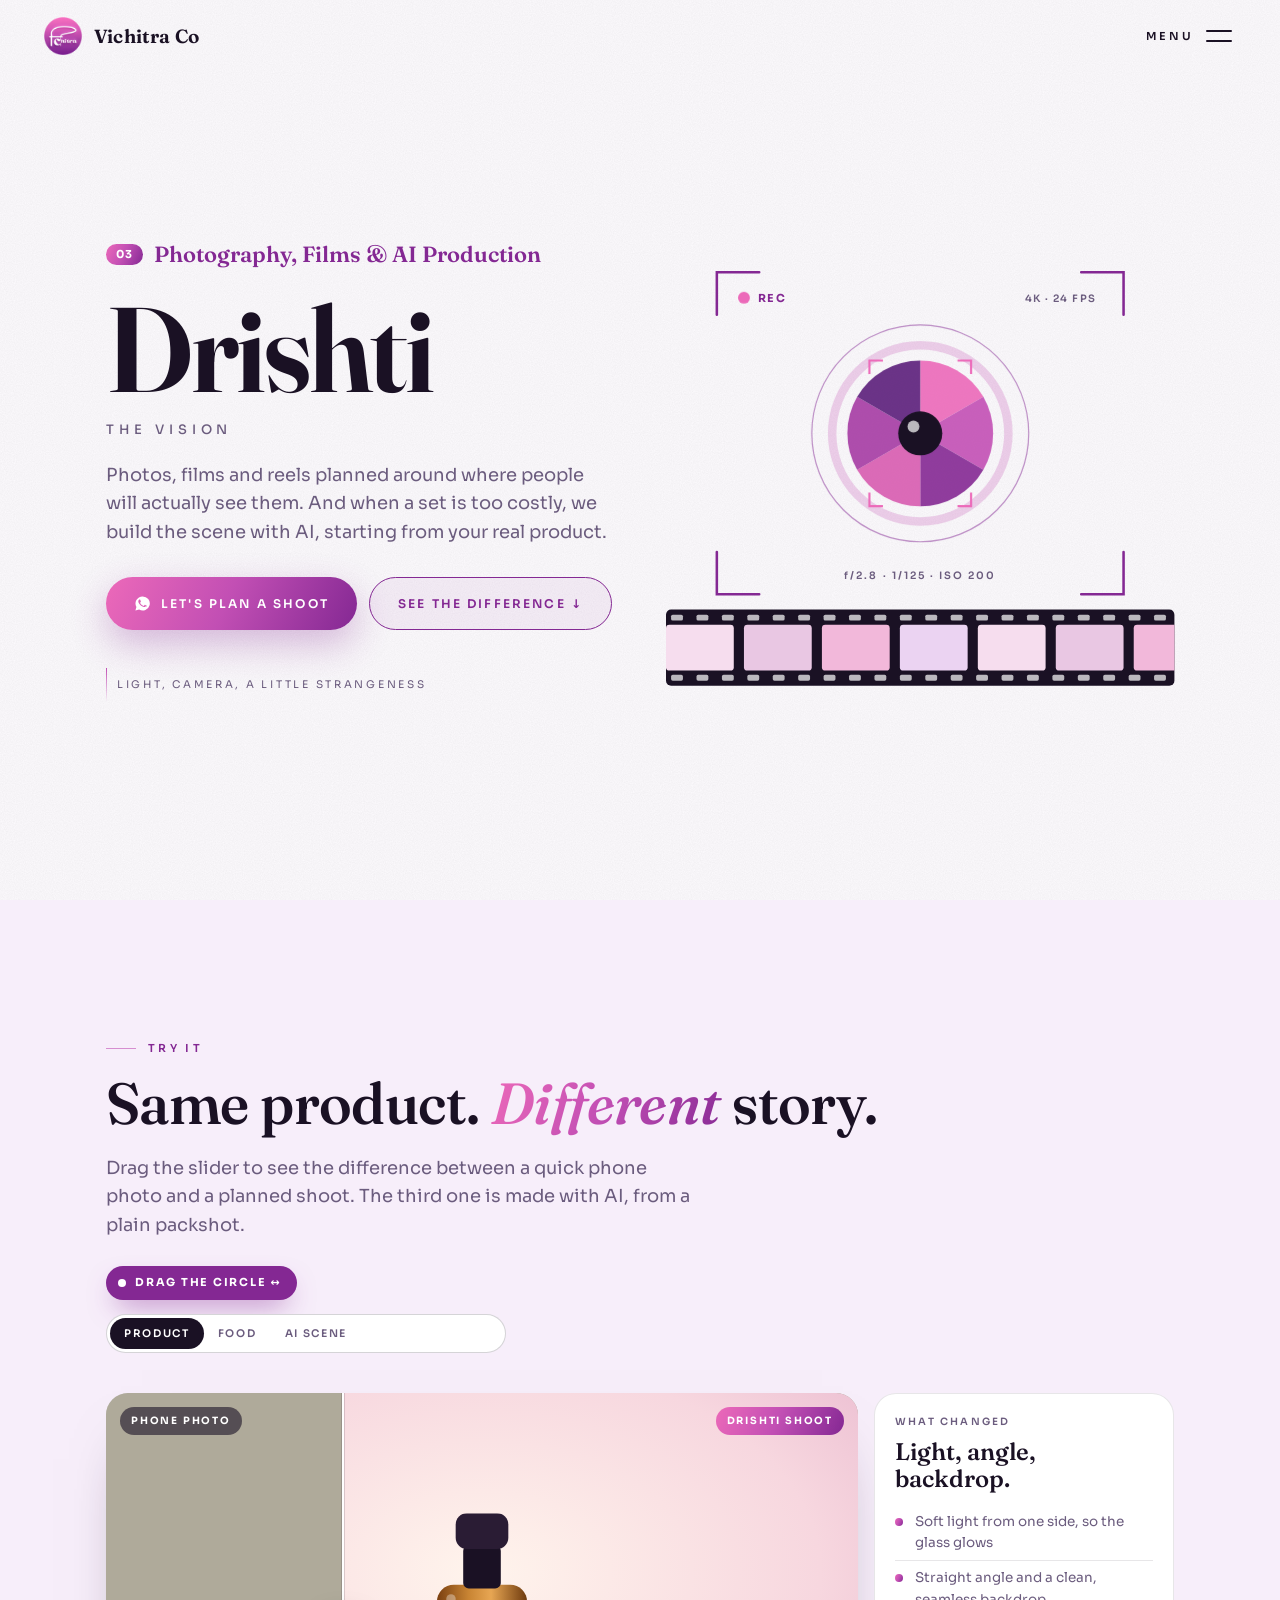
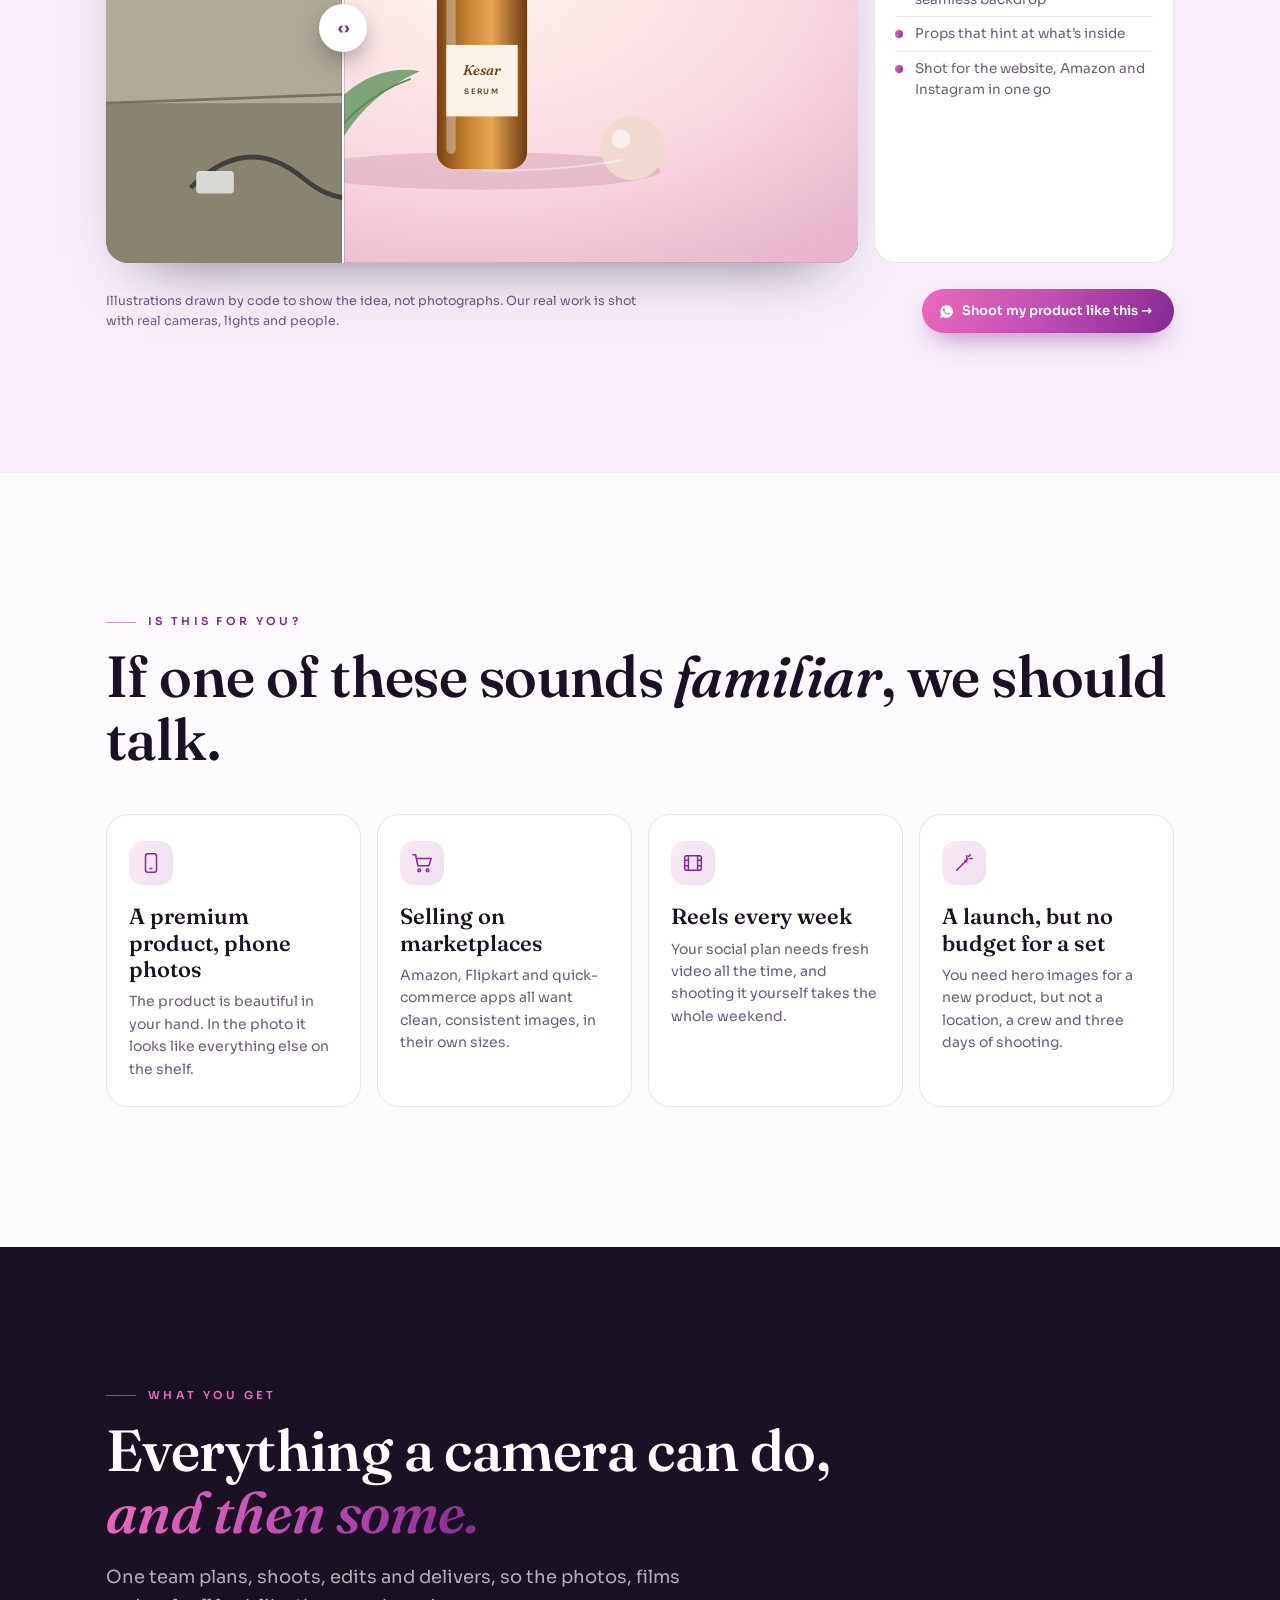
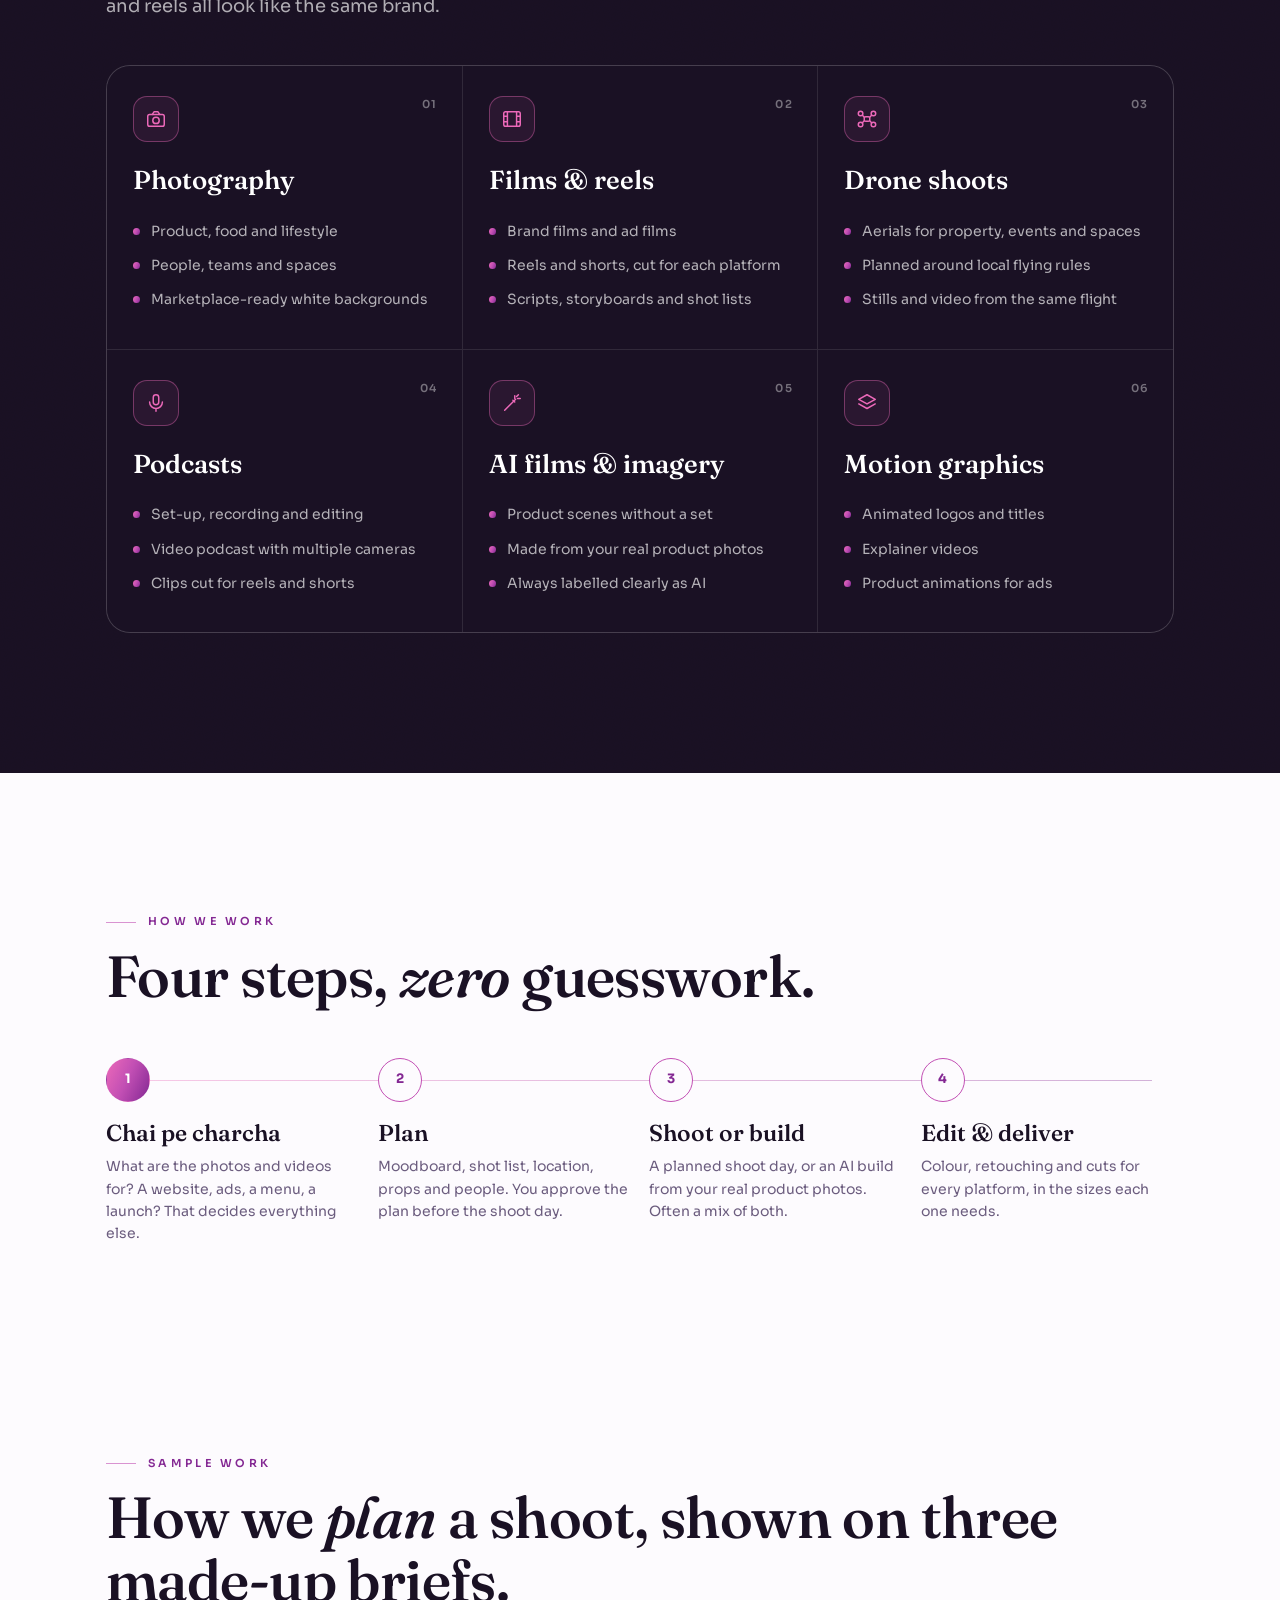
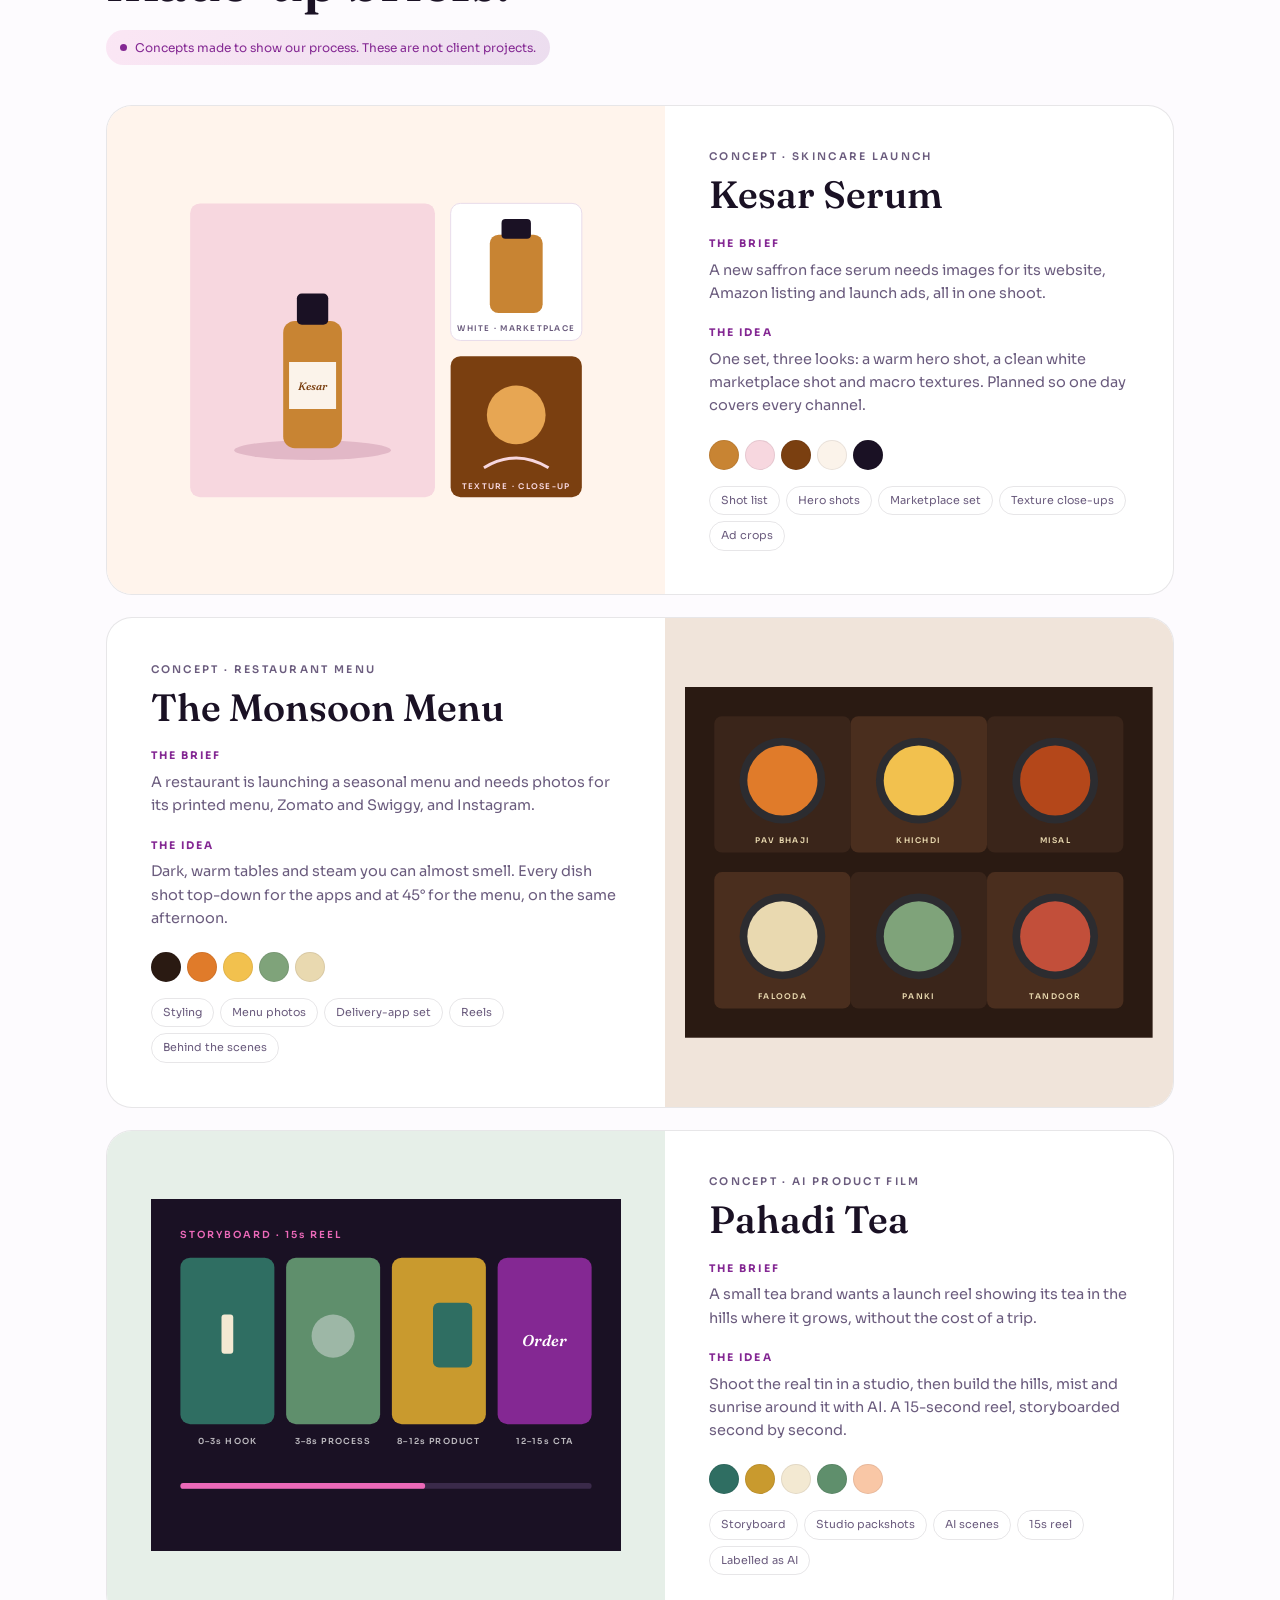
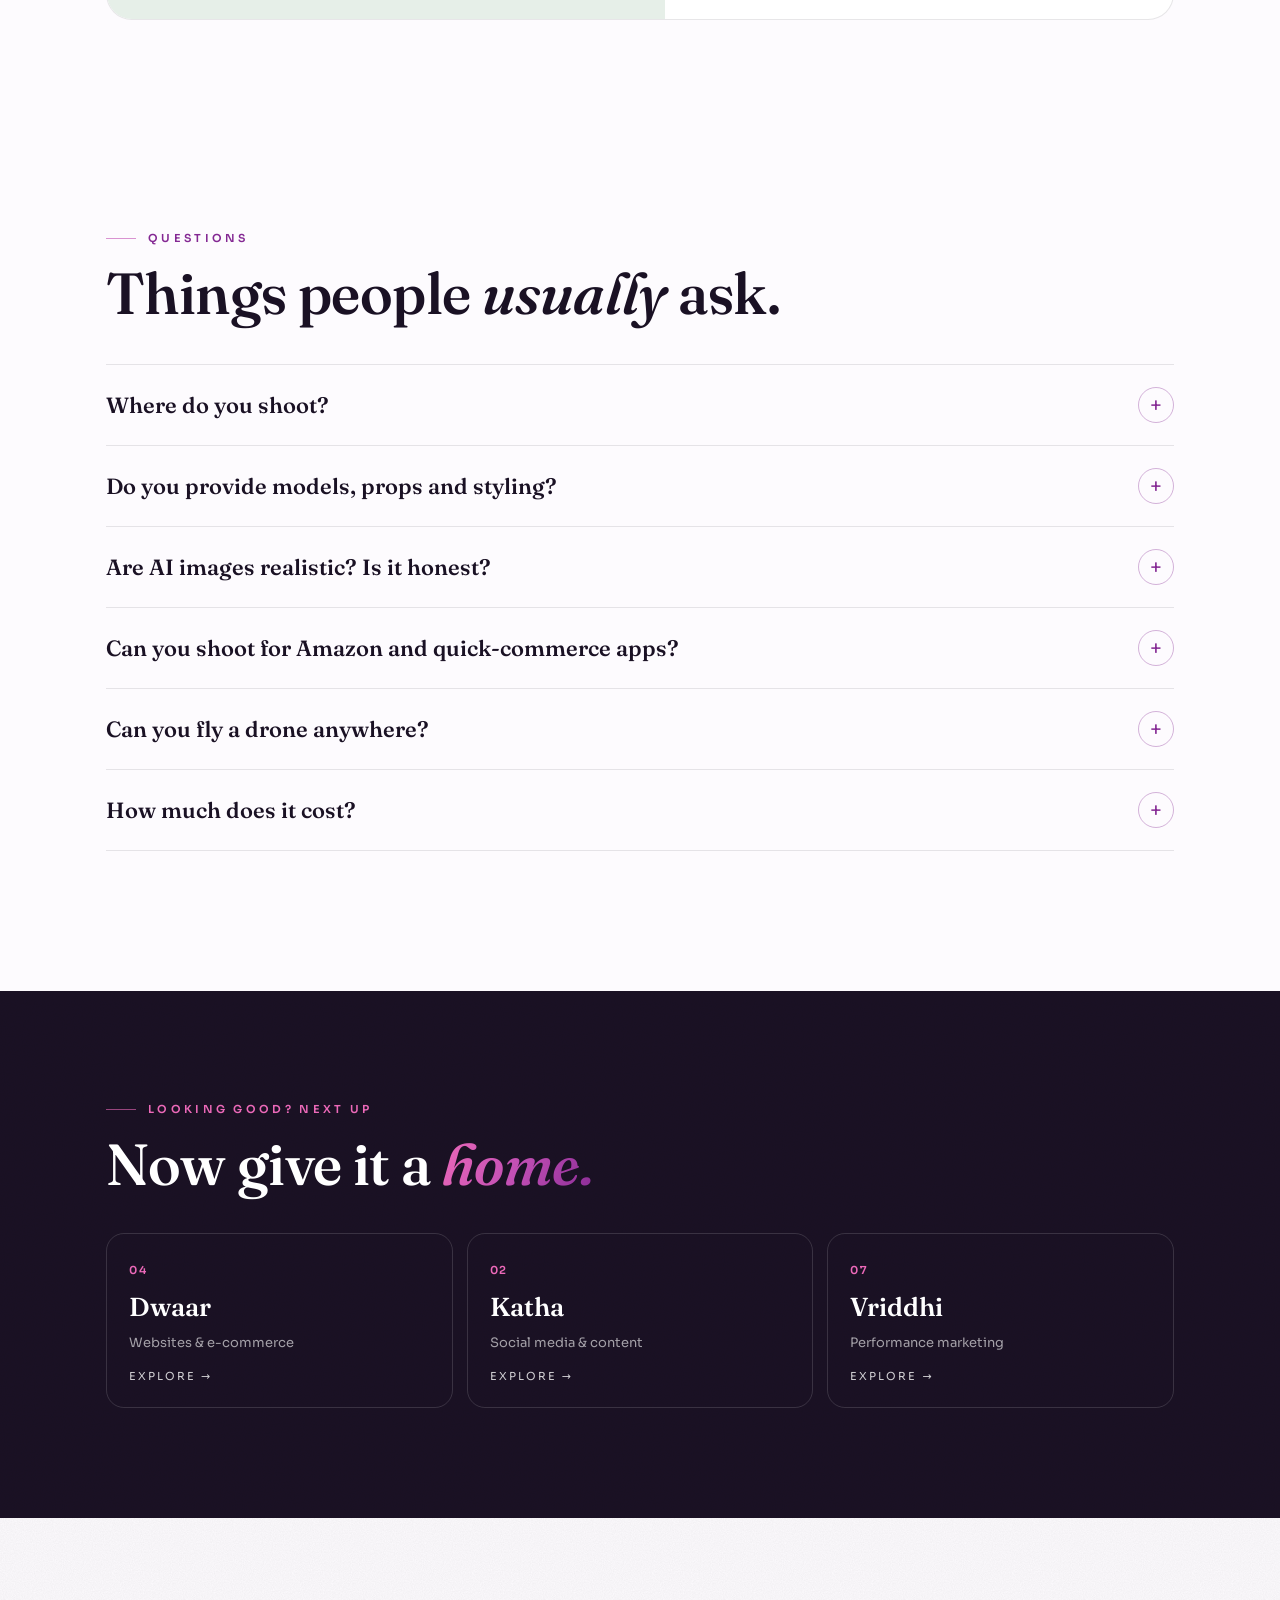
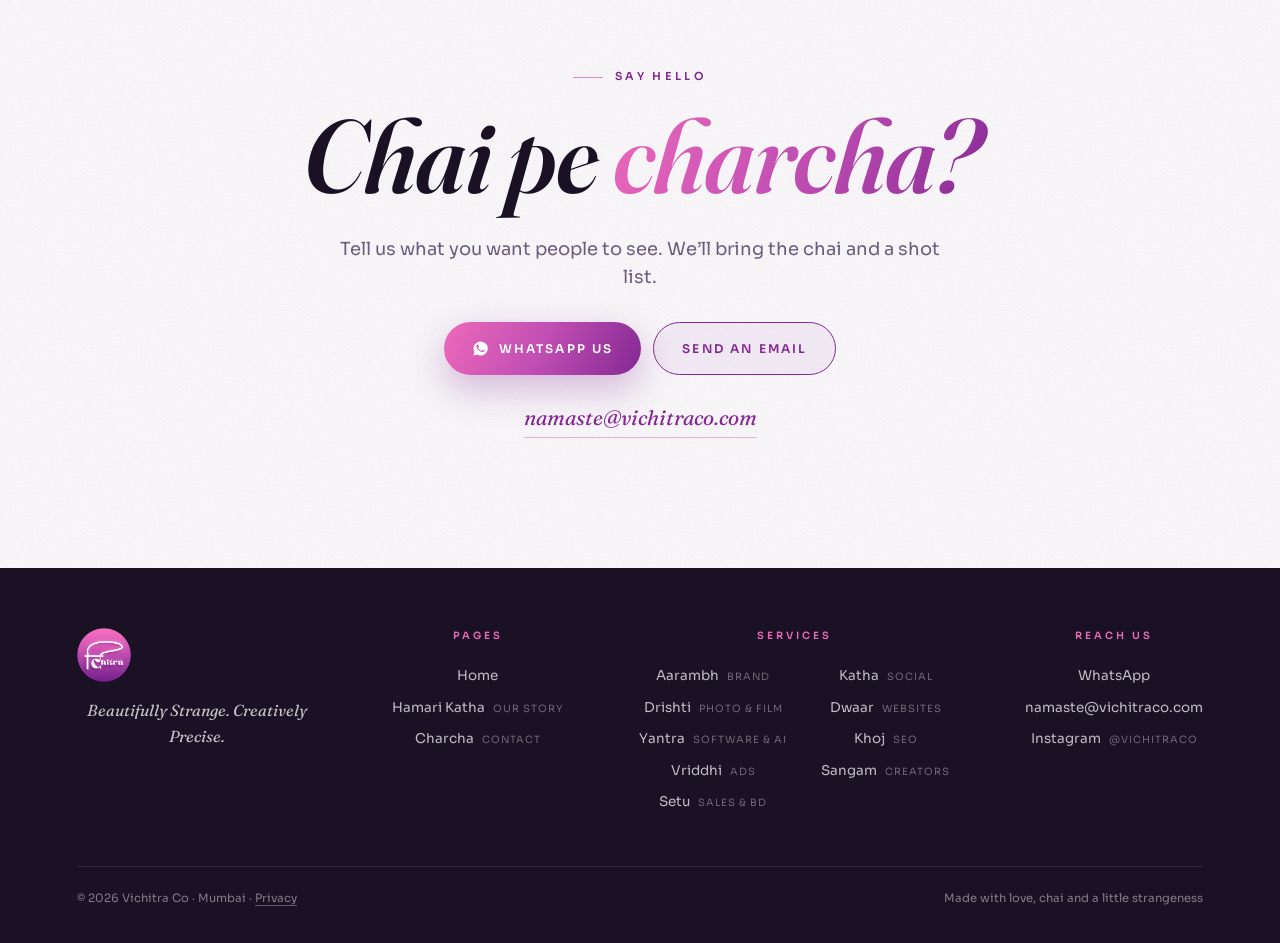
<file: services/drishti.html>
<!DOCTYPE html>
<html lang="en">
<head>
<!-- Google tag (GTM-TBXZS9WX) -->
<script async src="https://www.googletagmanager.com/gtm.js?id=GTM-TBXZS9WX"></script>
<script>
  window.dataLayer = window.dataLayer || [];
  function gtag(){dataLayer.push(arguments);}
  gtag('js', new Date());
</script>
<meta charset="UTF-8">
<meta name="viewport" content="width=device-width, initial-scale=1.0, viewport-fit=cover">
<meta name="color-scheme" content="only light"><!-- stops Samsung Internet / Chrome auto-dark repainting the site -->
<title>Drishti · Photography, Films &amp; AI Production | Vichitra Co, Mumbai</title>
<meta name="description" content="Drishti is Vichitra Co's production service: product, food and brand photography, films and reels, drone shoots, podcasts, motion graphics and AI product imagery, from Mumbai.">
<link rel="canonical" href="https://vichitraco.com/services/drishti.html">
<meta property="og:type" content="website">
<meta property="og:title" content="Drishti · Photography, Films & AI Production | Vichitra Co">
<meta property="og:description" content="Photography, films, reels, drone shoots, podcasts and AI imagery, planned around where people will see them.">
<meta property="og:url" content="https://vichitraco.com/services/drishti.html">
<meta property="og:image" content="https://vichitraco.com/assets/logo.png">
<meta name="theme-color" content="#FDFBFE">
<link rel="icon" type="image/png" href="../assets/favicon.png">
<link rel="preconnect" href="https://fonts.googleapis.com">
<link rel="preconnect" href="https://fonts.gstatic.com" crossorigin>
<link href="https://fonts.googleapis.com/css2?family=Fraunces:ital,opsz,wght@0,9..144,400;0,9..144,560;0,9..144,640;1,9..144,400;1,9..144,560&family=Rozha+One&family=Sora:wght@300;400;500;600;700&display=swap" rel="stylesheet">
<link rel="stylesheet" href="../assets/site.css">
<script type="application/ld+json">
{"@context":"https://schema.org","@graph":[{"@type":"Service","name":"Drishti · Photography, Films & AI Production","serviceType":"Photography, video production and AI imagery","description":"Product, food and brand photography, films and reels, drone shoots, podcast production, motion graphics and AI films and imagery.","provider":{"@type":"Organization","name":"Vichitra Co","url":"https://vichitraco.com/","logo":"https://vichitraco.com/assets/logo.png","email":"namaste@vichitraco.com","address":{"@type":"PostalAddress","addressLocality":"Mumbai","addressCountry":"IN"}},"areaServed":"IN","url":"https://vichitraco.com/services/drishti.html"},{"@type":"FAQPage","mainEntity":[{"@type":"Question","name":"Where do you shoot?","acceptedAnswer":{"@type":"Answer","text":"At a studio, at your place or on location, whatever the brief needs. We plan it with you before the shoot day."}},{"@type":"Question","name":"Do you provide models, props and styling?","acceptedAnswer":{"@type":"Answer","text":"Yes, we can arrange them as part of the plan, or work with your team and products. Everything is agreed before the shoot."}},{"@type":"Question","name":"Are AI images realistic? Is it honest?","acceptedAnswer":{"@type":"Answer","text":"We start from real photos of your real product, so the label, shape and colours stay accurate. We always tell you which images used AI."}},{"@type":"Question","name":"Can you shoot for Amazon and quick-commerce apps?","acceptedAnswer":{"@type":"Answer","text":"Yes. We shoot to each platform’s image rules and deliver the sizes they ask for, along with your website and social crops."}},{"@type":"Question","name":"Can you fly a drone anywhere?","acceptedAnswer":{"@type":"Answer","text":"Not everywhere. Some areas need permission or are no-fly zones. We check the location and plan within the rules before we book anything."}},{"@type":"Question","name":"How much does it cost?","acceptedAnswer":{"@type":"Answer","text":"It depends on the number of shots, the location and the edit. We quote after a short chat. Message us on WhatsApp."}}]}]}
</script>
<style>
/* hero */
.dr-ap{transform-origin:300px 300px;animation:spin 24s linear infinite}
.dr-focus{transform-origin:300px 260px;animation:drFocus 3s ease-in-out infinite}
@keyframes drFocus{0%,100%{transform:scale(1)}45%{transform:scale(.8)}55%{transform:scale(.84)}}
.dr-strip{animation:drStrip 14s linear infinite}
@keyframes drStrip{from{transform:translateX(0)}to{transform:translateX(-368px)}}

/* before / after */
.ba-wrap{display:grid;grid-template-columns:minmax(0,1fr) 300px;gap:16px;align-items:stretch}
.ba{position:relative;border-radius:22px;overflow:hidden;aspect-ratio:8/5;background:#ddd;touch-action:pan-y;cursor:ew-resize;user-select:none;-webkit-user-select:none;box-shadow:0 30px 60px -36px rgba(26,17,36,.6)}
.ba-scene{position:absolute;inset:0;opacity:0;transition:opacity .5s;pointer-events:none}
.ba-scene.on{opacity:1}
.ba-raw,.ba-fin{position:absolute;inset:0}
.ba-raw svg,.ba-fin svg{width:100%;height:100%;display:block}
.ba-fin{clip-path:inset(0 0 0 var(--p,50%));-webkit-clip-path:inset(0 0 0 var(--p,50%))}
.ba-tag{position:absolute;top:14px;font-size:10px;letter-spacing:.18em;text-transform:uppercase;font-weight:700;padding:6px 11px;border-radius:99px}
.ba-tag.l{left:14px;background:rgba(26,17,36,.6);color:#fff}
.ba-tag.r{right:14px;background:var(--grad);color:#fff}
.ba-line{position:absolute;top:0;bottom:0;left:var(--p,50%);width:2px;margin-left:-1px;background:#fff;box-shadow:0 0 0 1px rgba(26,17,36,.15);pointer-events:none}
.ba-knob{position:absolute;top:50%;left:var(--p,50%);width:48px;height:48px;margin:-24px 0 0 -24px;border-radius:50%;background:#fff;box-shadow:0 10px 26px -6px rgba(26,17,36,.5);display:flex;align-items:center;justify-content:center;color:var(--plum);font-size:15px;font-weight:700;letter-spacing:-.05em;touch-action:none;cursor:ew-resize}
.ba-knob:focus-visible{outline:3px solid var(--orchid);outline-offset:3px}
.ba-side{display:flex;flex-direction:column;gap:14px}
.ba-side .panel{flex:1}
.ba-side h3{font-family:var(--f-display);font-size:24px;font-weight:560;line-height:1.15;margin-top:8px}
.ba-side ul{list-style:none;margin-top:12px}
.ba-side li{font-size:13.5px;color:var(--ink-soft);padding:6px 0 6px 20px;position:relative;border-bottom:1px solid var(--line)}
.ba-side li:last-child{border-bottom:none}
.ba-side li::before{content:'';position:absolute;left:0;top:13px;width:8px;height:8px;border-radius:50%;background:var(--grad)}
@media(max-width:900px){
  .ba-wrap{grid-template-columns:1fr}
}
@media(max-width:760px){
  .ba{border-radius:16px;aspect-ratio:4/3}
  .ba-tag{top:10px;font-size:9px;padding:5px 9px}
  .ba-tag.l{left:10px}.ba-tag.r{right:10px}
  .ba-knob{width:44px;height:44px;margin:-22px 0 0 -22px}
}
</style>
</head>
<body>

<div class="thread"></div>

<nav id="nav">
  <a class="nav-brand" href="../index.html" aria-label="Vichitra Co home">
    <img src="../assets/logo-192.png" alt="Vichitra Co logo">
    <span>Vichitra Co</span>
  </a>
  <button class="menu-btn" id="menuBtn" aria-label="Open menu" aria-expanded="false" aria-controls="overlay">
    <span id="menuTxt">Menu</span>
    <span class="lines"><i></i><i></i></span>
  </button>
</nav>

<div class="overlay" id="overlay">
  <p class="o-eyebrow">Vichitra Co · Mumbai</p>
  <div class="o-links">
    <a class="o-link" href="../index.html"><span class="num">01</span><h3>Aangan</h3><span class="ann">Home</span></a>
    <a class="o-link" href="../index.html#b9"><span class="num">02</span><h3>Hamari Katha</h3><span class="ann">Our Story</span></a>
    <a class="o-link" href="#charcha"><span class="num">03</span><h3>Charcha</h3><span class="ann">Contact</span></a>
  </div>
  <div class="o-sub">
    <a class="o-chip" href="aarambh.html"><b>Aarambh</b><small>Brand &amp; Identity</small></a>
    <a class="o-chip" href="katha.html"><b>Katha</b><small>Social Media</small></a>
    <a class="o-chip here" href="drishti.html" aria-current="page"><b>Drishti</b><small>Photo, Film &amp; AI</small></a>
    <a class="o-chip" href="dwaar.html"><b>Dwaar</b><small>Websites</small></a>
    <a class="o-chip" href="yantra.html"><b>Yantra</b><small>Software &amp; AI</small></a>
    <a class="o-chip" href="khoj.html"><b>Khoj</b><small>SEO</small></a>
    <a class="o-chip" href="vriddhi.html"><b>Vriddhi</b><small>Performance</small></a>
    <a class="o-chip" href="sangam.html"><b>Sangam</b><small>Creators</small></a>
    <a class="o-chip" href="setu.html"><b>Setu</b><small>Sales &amp; BD</small></a>
  </div>
</div>

<main>

<!-- ════════ HERO ════════ -->
<section class="hero grain">
  <div class="wrap">
    <div class="hero-copy">
      <p class="svc-t rv"><span class="sn">03</span>Photography, Films &amp; AI Production</p>
      <h1 class="rv d1">Drishti<span class="ann">The Vision</span></h1>
      <p class="lead rv d2">Photos, films and reels planned around where people will actually see them. And when a set is too costly, we build the scene with AI, starting from your real product.</p>
      <div class="btn-row rv d3">
        <a class="btn primary" id="ctaHero" href="https://wa.me/918898490531?text=Hi%20Vichitra%20Co%2C%20I%27d%20like%20to%20plan%20a%20shoot%20for%20my%20brand." target="_blank" rel="noopener">
          <svg viewBox="0 0 24 24" fill="currentColor" aria-hidden="true"><path d="M12 2a10 10 0 0 0-8.6 15L2 22l5.2-1.4A10 10 0 1 0 12 2zm5.1 13.7c-.2.6-1.2 1.1-1.7 1.2-.4 0-1 .2-3.4-.7-2.8-1.2-4.6-4-4.8-4.2-.1-.2-1.1-1.5-1.1-2.9s.7-2 1-2.3c.2-.3.5-.3.7-.3h.5c.2 0 .4 0 .6.5l.8 2c.1.2.1.4 0 .6l-.4.6-.5.5c-.2.2-.3.3-.1.6.2.4.9 1.5 1.9 2.4 1.3 1.2 2.4 1.5 2.8 1.7.3.2.5.1.7-.1l1-1.2c.2-.3.4-.2.7-.1l2 1c.3.1.5.2.6.3 0 .1 0 .8-.3 1.4z"/></svg>
          Let's plan a shoot
        </a>
        <a class="btn ghost" href="#demo">See the difference ↓</a>
      </div>
      <p class="scroll-cue rv d4">Light, camera, a little strangeness</p>
    </div>
    <div class="hero-art" aria-hidden="true">
<svg viewBox="0 0 600 600">
        <g fill="none" stroke="#842893" stroke-width="3" stroke-linecap="round">
          <path class="draw" pathLength="1" d="M 60 120 V 70 H 110"/><path class="draw" pathLength="1" d="M 490 70 H 540 V 120" style="animation-delay:.1s"/>
          <path class="draw" pathLength="1" d="M 540 400 V 450 H 490" style="animation-delay:.2s"/><path class="draw" pathLength="1" d="M 110 450 H 60 V 400" style="animation-delay:.3s"/>
        </g>
        <circle class="fade" cx="92" cy="100" r="7" fill="#EC69B9" style="animation-delay:.6s"><animate attributeName="opacity" values="1;.2;1" dur="1.4s" repeatCount="indefinite"/></circle>
        <text class="fade" x="108" y="105" style="font:700 13px Sora,sans-serif;letter-spacing:.18em;fill:#842893;animation-delay:.6s">REC</text>
        <text class="fade" x="508" y="105" text-anchor="end" style="font:600 12px Sora,sans-serif;letter-spacing:.14em;fill:#6B5C7E;animation-delay:.7s">4K · 24 FPS</text>
        <text class="fade" x="300" y="432" text-anchor="middle" style="font:600 12px Sora,sans-serif;letter-spacing:.2em;fill:#6B5C7E;animation-delay:.8s">f/2.8   ·   1/125   ·   ISO 200</text>
        <circle class="draw" pathLength="1" cx="300" cy="260" r="128" fill="none" stroke="#842893" stroke-width="1.4" opacity=".5" style="animation-delay:.3s"/>
        <circle class="draw" pathLength="1" cx="300" cy="260" r="104" fill="none" stroke="#C24FB4" stroke-width="10" opacity=".25" style="animation-delay:.45s"/>
        <g transform="translate(0,-40)"><g class="dr-ap"><path d="M 300 300 L 300 214 A 86 86 0 0 1 374.5 257 Z" transform="rotate(0 300 300)" fill="#EC69B9" opacity=".9"/><path d="M 300 300 L 300 214 A 86 86 0 0 1 374.5 257 Z" transform="rotate(60 300 300)" fill="#C24FB4" opacity=".9"/><path d="M 300 300 L 300 214 A 86 86 0 0 1 374.5 257 Z" transform="rotate(120 300 300)" fill="#842893" opacity=".9"/><path d="M 300 300 L 300 214 A 86 86 0 0 1 374.5 257 Z" transform="rotate(180 300 300)" fill="#D85BB0" opacity=".9"/><path d="M 300 300 L 300 214 A 86 86 0 0 1 374.5 257 Z" transform="rotate(240 300 300)" fill="#A63BA4" opacity=".9"/><path d="M 300 300 L 300 214 A 86 86 0 0 1 374.5 257 Z" transform="rotate(300 300 300)" fill="#5B1E7A" opacity=".9"/><circle cx="300" cy="300" r="26" fill="#1A1124"/><circle cx="292" cy="292" r="7" fill="#fff" opacity=".7"/></g></g>
        <g class="dr-focus"><path d="M 240 190 v -16 h 16 M 344 174 h 16 v 16 M 360 330 v 16 h -16 M 256 346 h -16 v -16" fill="none" stroke="#EC69B9" stroke-width="2.5"/></g>
        <defs><clipPath id="drClip"><rect x="0" y="-18" width="600" height="90" rx="6"/></clipPath></defs><g transform="translate(0,486)"><rect x="0" y="-18" width="600" height="90" fill="#1A1124" rx="6"/><g clip-path="url(#drClip)"><g class="dr-strip"><rect x="0" y="0" width="80" height="54" rx="4" fill="#F6DDEE"/><rect x="92" y="0" width="80" height="54" rx="4" fill="#E9C7E3"/><rect x="184" y="0" width="80" height="54" rx="4" fill="#F2B8DA"/><rect x="276" y="0" width="80" height="54" rx="4" fill="#EBD3F2"/><rect x="368" y="0" width="80" height="54" rx="4" fill="#F6DDEE"/><rect x="460" y="0" width="80" height="54" rx="4" fill="#E9C7E3"/><rect x="552" y="0" width="80" height="54" rx="4" fill="#F2B8DA"/><rect x="644" y="0" width="80" height="54" rx="4" fill="#EBD3F2"/><rect x="736" y="0" width="80" height="54" rx="4" fill="#F6DDEE"/><rect x="6" y="-12" width="14" height="7" rx="2" fill="#fff" opacity=".7"/><rect x="6" y="59" width="14" height="7" rx="2" fill="#fff" opacity=".7"/><rect x="36" y="-12" width="14" height="7" rx="2" fill="#fff" opacity=".7"/><rect x="36" y="59" width="14" height="7" rx="2" fill="#fff" opacity=".7"/><rect x="66" y="-12" width="14" height="7" rx="2" fill="#fff" opacity=".7"/><rect x="66" y="59" width="14" height="7" rx="2" fill="#fff" opacity=".7"/><rect x="96" y="-12" width="14" height="7" rx="2" fill="#fff" opacity=".7"/><rect x="96" y="59" width="14" height="7" rx="2" fill="#fff" opacity=".7"/><rect x="126" y="-12" width="14" height="7" rx="2" fill="#fff" opacity=".7"/><rect x="126" y="59" width="14" height="7" rx="2" fill="#fff" opacity=".7"/><rect x="156" y="-12" width="14" height="7" rx="2" fill="#fff" opacity=".7"/><rect x="156" y="59" width="14" height="7" rx="2" fill="#fff" opacity=".7"/><rect x="186" y="-12" width="14" height="7" rx="2" fill="#fff" opacity=".7"/><rect x="186" y="59" width="14" height="7" rx="2" fill="#fff" opacity=".7"/><rect x="216" y="-12" width="14" height="7" rx="2" fill="#fff" opacity=".7"/><rect x="216" y="59" width="14" height="7" rx="2" fill="#fff" opacity=".7"/><rect x="246" y="-12" width="14" height="7" rx="2" fill="#fff" opacity=".7"/><rect x="246" y="59" width="14" height="7" rx="2" fill="#fff" opacity=".7"/><rect x="276" y="-12" width="14" height="7" rx="2" fill="#fff" opacity=".7"/><rect x="276" y="59" width="14" height="7" rx="2" fill="#fff" opacity=".7"/><rect x="306" y="-12" width="14" height="7" rx="2" fill="#fff" opacity=".7"/><rect x="306" y="59" width="14" height="7" rx="2" fill="#fff" opacity=".7"/><rect x="336" y="-12" width="14" height="7" rx="2" fill="#fff" opacity=".7"/><rect x="336" y="59" width="14" height="7" rx="2" fill="#fff" opacity=".7"/><rect x="366" y="-12" width="14" height="7" rx="2" fill="#fff" opacity=".7"/><rect x="366" y="59" width="14" height="7" rx="2" fill="#fff" opacity=".7"/><rect x="396" y="-12" width="14" height="7" rx="2" fill="#fff" opacity=".7"/><rect x="396" y="59" width="14" height="7" rx="2" fill="#fff" opacity=".7"/><rect x="426" y="-12" width="14" height="7" rx="2" fill="#fff" opacity=".7"/><rect x="426" y="59" width="14" height="7" rx="2" fill="#fff" opacity=".7"/><rect x="456" y="-12" width="14" height="7" rx="2" fill="#fff" opacity=".7"/><rect x="456" y="59" width="14" height="7" rx="2" fill="#fff" opacity=".7"/><rect x="486" y="-12" width="14" height="7" rx="2" fill="#fff" opacity=".7"/><rect x="486" y="59" width="14" height="7" rx="2" fill="#fff" opacity=".7"/><rect x="516" y="-12" width="14" height="7" rx="2" fill="#fff" opacity=".7"/><rect x="516" y="59" width="14" height="7" rx="2" fill="#fff" opacity=".7"/><rect x="546" y="-12" width="14" height="7" rx="2" fill="#fff" opacity=".7"/><rect x="546" y="59" width="14" height="7" rx="2" fill="#fff" opacity=".7"/><rect x="576" y="-12" width="14" height="7" rx="2" fill="#fff" opacity=".7"/><rect x="576" y="59" width="14" height="7" rx="2" fill="#fff" opacity=".7"/><rect x="606" y="-12" width="14" height="7" rx="2" fill="#fff" opacity=".7"/><rect x="606" y="59" width="14" height="7" rx="2" fill="#fff" opacity=".7"/><rect x="636" y="-12" width="14" height="7" rx="2" fill="#fff" opacity=".7"/><rect x="636" y="59" width="14" height="7" rx="2" fill="#fff" opacity=".7"/><rect x="666" y="-12" width="14" height="7" rx="2" fill="#fff" opacity=".7"/><rect x="666" y="59" width="14" height="7" rx="2" fill="#fff" opacity=".7"/><rect x="696" y="-12" width="14" height="7" rx="2" fill="#fff" opacity=".7"/><rect x="696" y="59" width="14" height="7" rx="2" fill="#fff" opacity=".7"/><rect x="726" y="-12" width="14" height="7" rx="2" fill="#fff" opacity=".7"/><rect x="726" y="59" width="14" height="7" rx="2" fill="#fff" opacity=".7"/><rect x="756" y="-12" width="14" height="7" rx="2" fill="#fff" opacity=".7"/><rect x="756" y="59" width="14" height="7" rx="2" fill="#fff" opacity=".7"/><rect x="786" y="-12" width="14" height="7" rx="2" fill="#fff" opacity=".7"/><rect x="786" y="59" width="14" height="7" rx="2" fill="#fff" opacity=".7"/><rect x="816" y="-12" width="14" height="7" rx="2" fill="#fff" opacity=".7"/><rect x="816" y="59" width="14" height="7" rx="2" fill="#fff" opacity=".7"/></g></g></g>
      </svg>
    </div>
  </div>
</section>

<!-- ════════ TRY IT ════════ -->
<section class="sec demo-sec" id="demo">
  <div class="wrap">
<div class="demo-head">
      <div>
        <p class="eyebrow rv">Try it</p>
        <h2 class="h-sec rv d1">Same product. <em class="grad-text">Different</em> story.</h2>
        <p class="lead rv d2">Drag the slider to see the difference between a quick phone photo and a planned shoot. The third one is made with AI, from a plain packshot.</p>
      </div>
      <div class="demo-ctrl rv d2">
        <span class="hint" aria-hidden="true">Drag the circle ↔</span>
        <div class="seg" role="group" aria-label="Choose a shot" id="dScene">
          <button type="button" data-k="product" class="on" aria-pressed="true">Product</button><button type="button" data-k="food" aria-pressed="false">Food</button><button type="button" data-k="ai" aria-pressed="false">AI scene</button>
        </div>
      </div>
    </div>

    <div class="demo-board ba-wrap rv">
      <div class="ba" id="dBa" style="--p:50%">
        <div class="ba-scene on" data-k="product">
          <div class="ba-raw"><svg viewBox="0 0 800 500" preserveAspectRatio="xMidYMid slice" aria-hidden="true"><rect width="800" height="500" fill="#B9B3A6"/><rect y="330" width="800" height="170" fill="#8E8778"/>
  <path d="M 0 330 L 800 300" stroke="#7C7566" stroke-width="3"/>
  <rect x="560" y="210" width="90" height="120" rx="10" fill="#D9D3C4"/><path d="M 650 240 q 34 4 30 40 q -4 26 -30 26" fill="none" stroke="#D9D3C4" stroke-width="12"/>
  <path d="M 90 420 q 60 -60 120 -10 t 120 -20 t 80 30" fill="none" stroke="#3B3B3B" stroke-width="5"/>
  <rect x="96" y="402" width="40" height="24" rx="4" fill="#E8E8E8"/>
  <g transform="rotate(-7 400 300)"><rect x="352" y="200" width="96" height="190" rx="18" fill="#9C6A2C"/><rect x="380" y="160" width="40" height="44" rx="6" fill="#2A2A2A"/><rect x="372" y="128" width="56" height="36" rx="12" fill="#333"/>
  <rect x="362" y="262" width="76" height="70" fill="#E5DED0"/><text x="400" y="303" text-anchor="middle" style="font:600 13px Sora,sans-serif;fill:#555">SERUM</text></g>
  <ellipse cx="455" cy="245" rx="60" ry="42" fill="#fff" opacity=".55"/>
  <path d="M 450 392 L 720 470 L 720 500 L 420 500 Z" fill="#000" opacity=".28"/>
  <rect width="800" height="500" fill="#6B6B4A" opacity=".12"/></svg><span class="ba-tag l">Phone photo</span></div>
          <div class="ba-fin"><svg viewBox="0 0 800 500" preserveAspectRatio="xMidYMid slice" aria-hidden="true"><defs><radialGradient id="dpBg" cx=".5" cy=".38" r=".75"><stop offset="0" stop-color="#FFF4EC"/><stop offset=".6" stop-color="#F7D7DF"/><stop offset="1" stop-color="#E7B4CC"/></radialGradient>
  <linearGradient id="dpGlass" x1="0" x2="1"><stop offset="0" stop-color="#7A3F10"/><stop offset=".35" stop-color="#C88433"/><stop offset=".6" stop-color="#E7A653"/><stop offset="1" stop-color="#6E3A0E"/></linearGradient></defs>
  <rect width="800" height="500" fill="url(#dpBg)"/>
  <ellipse cx="400" cy="402" rx="190" ry="20" fill="#B0708F" opacity=".25"/>
  <circle cx="560" cy="378" r="34" fill="#EFD9D0"/><circle cx="548" cy="368" r="10" fill="#fff" opacity=".6"/>
  <path d="M 214 396 c 10 -70 70 -110 120 -100 c -40 18 -78 50 -98 104 z" fill="#7FA37A"/><path d="M 224 396 c 22 -46 56 -76 100 -92" fill="none" stroke="#5F8A5A" stroke-width="2"/>
  <rect x="352" y="204" width="96" height="196" rx="18" fill="url(#dpGlass)"/>
  <rect x="362" y="214" width="10" height="170" rx="5" fill="#fff" opacity=".35"/>
  <rect x="380" y="162" width="40" height="46" rx="6" fill="#1A1124"/><rect x="372" y="128" width="56" height="38" rx="12" fill="#2A1C34"/>
  <rect x="362" y="268" width="76" height="76" fill="#FBF3EA"/><text x="400" y="300" text-anchor="middle" style="font:italic 560 15px Fraunces,Georgia,serif;fill:#7A3F10">Kesar</text>
  <text x="400" y="320" text-anchor="middle" style="font:600 8px Sora,sans-serif;letter-spacing:.24em;fill:#7A3F10">SERUM</text>
  <path d="M 400 402 q 90 0 150 -12" stroke="#fff" stroke-width="2" opacity=".4" fill="none"/></svg><span class="ba-tag r">Drishti shoot</span></div>
        </div>
        <div class="ba-scene" data-k="food">
          <div class="ba-raw"><svg viewBox="0 0 800 500" preserveAspectRatio="xMidYMid slice" aria-hidden="true"><rect width="800" height="500" fill="#C9BE8E"/>
  <g opacity=".5"><rect x="0" y="0" width="30" height="500" fill="#B54A3A"/><rect x="70" y="0" width="30" height="500" fill="#B54A3A"/><rect x="140" y="0" width="30" height="500" fill="#B54A3A"/><rect x="210" y="0" width="30" height="500" fill="#B54A3A"/><rect x="280" y="0" width="30" height="500" fill="#B54A3A"/><rect x="350" y="0" width="30" height="500" fill="#B54A3A"/><rect x="420" y="0" width="30" height="500" fill="#B54A3A"/><rect x="490" y="0" width="30" height="500" fill="#B54A3A"/><rect x="560" y="0" width="30" height="500" fill="#B54A3A"/><rect x="630" y="0" width="30" height="500" fill="#B54A3A"/><rect x="700" y="0" width="30" height="500" fill="#B54A3A"/><rect x="770" y="0" width="30" height="500" fill="#B54A3A"/><rect x="0" y="0" width="800" height="30" fill="#B54A3A" opacity=".6"/><rect x="0" y="70" width="800" height="30" fill="#B54A3A" opacity=".6"/><rect x="0" y="140" width="800" height="30" fill="#B54A3A" opacity=".6"/><rect x="0" y="210" width="800" height="30" fill="#B54A3A" opacity=".6"/><rect x="0" y="280" width="800" height="30" fill="#B54A3A" opacity=".6"/><rect x="0" y="350" width="800" height="30" fill="#B54A3A" opacity=".6"/><rect x="0" y="420" width="800" height="30" fill="#B54A3A" opacity=".6"/><rect x="0" y="490" width="800" height="30" fill="#B54A3A" opacity=".6"/></g>
  <circle cx="400" cy="250" r="190" fill="#C8C8C8"/><circle cx="400" cy="250" r="160" fill="#DADADA"/>
  <ellipse cx="370" cy="250" rx="110" ry="100" fill="#C9772E"/><circle cx="350" cy="230" r="14" fill="#B0652A"/><circle cx="400" cy="270" r="12" fill="#B0652A"/>
  <rect x="470" y="190" width="90" height="70" rx="20" fill="#D9B27A"/><rect x="480" y="260" width="80" height="60" rx="20" fill="#D4AA70"/>
  <ellipse cx="430" cy="200" rx="90" ry="55" fill="#fff" opacity=".5"/>
  <circle cx="160" cy="420" r="5" fill="#8A7A50"/><circle cx="640" cy="90" r="4" fill="#8A7A50"/><circle cx="660" cy="410" r="6" fill="#8A7A50"/>
  <rect width="800" height="500" fill="#D7C35A" opacity=".18"/></svg><span class="ba-tag l">Phone photo</span></div>
          <div class="ba-fin"><svg viewBox="0 0 800 500" preserveAspectRatio="xMidYMid slice" aria-hidden="true"><defs><radialGradient id="dfL" cx=".55" cy=".4" r=".7"><stop offset="0" stop-color="#5A3A28"/><stop offset="1" stop-color="#1E120C"/></radialGradient>
  <radialGradient id="dfC" cx=".4" cy=".35" r=".7"><stop offset="0" stop-color="#F08A2E"/><stop offset="1" stop-color="#B4471A"/></radialGradient></defs>
  <rect width="800" height="500" fill="url(#dfL)"/>
  <g opacity=".18" stroke="#000" stroke-width="2"><path d="M 0 40 C 300 30 500 60 800 45"/><path d="M 0 110 C 300 100 500 130 800 115"/><path d="M 0 180 C 300 170 500 200 800 185"/><path d="M 0 250 C 300 240 500 270 800 255"/><path d="M 0 320 C 300 310 500 340 800 325"/><path d="M 0 390 C 300 380 500 410 800 395"/><path d="M 0 460 C 300 450 500 480 800 465"/></g>
  <ellipse cx="380" cy="282" rx="170" ry="40" fill="#000" opacity=".35"/>
  <path d="M 230 220 h 300 a 150 70 0 0 1 -300 0 z" fill="#2C2C30"/><ellipse cx="380" cy="220" rx="150" ry="44" fill="#3A3A40"/>
  <ellipse cx="380" cy="222" rx="132" ry="36" fill="url(#dfC)"/>
  <circle cx="352" cy="214" r="9" fill="#FFE2A8" opacity=".85"/><circle cx="410" cy="226" r="6" fill="#FFE2A8" opacity=".85"/>
  <circle cx="330" cy="206" r="3.5" fill="#3E8E3A"/><circle cx="360" cy="230" r="3.5" fill="#3E8E3A"/><circle cx="396" cy="208" r="3.5" fill="#3E8E3A"/><circle cx="424" cy="218" r="3.5" fill="#3E8E3A"/><circle cx="372" cy="214" r="3.5" fill="#3E8E3A"/><circle cx="344" cy="226" r="3.5" fill="#3E8E3A"/><circle cx="408" cy="236" r="3.5" fill="#3E8E3A"/>
  <path d="M 420 196 l 26 -8 l -4 14 z" fill="#F4F0E0"/>
  <g fill="#E6B26E"><rect x="560" y="196" width="120" height="74" rx="30"/><rect x="580" y="250" width="120" height="70" rx="30" fill="#D99C55"/></g>
  <path d="M 584 214 q 30 -12 70 0" stroke="#F6D29C" stroke-width="5" fill="none"/>
  <rect x="120" y="300" width="70" height="44" rx="8" fill="#F4F0E0" opacity=".9"/><rect x="128" y="290" width="54" height="14" rx="6" fill="#F7E7A0"/>
  <g fill="none" stroke="#fff" stroke-width="4" stroke-linecap="round" opacity=".35"><path d="M 350 170 c -14 -24 14 -32 0 -60"/><path d="M 390 166 c -14 -26 16 -34 0 -66"/><path d="M 428 172 c -14 -22 12 -30 0 -54"/></g>
  <ellipse cx="380" cy="120" rx="260" ry="90" fill="#FFB86B" opacity=".08"/></svg><span class="ba-tag r">Drishti shoot</span></div>
        </div>
        <div class="ba-scene" data-k="ai">
          <div class="ba-raw"><svg viewBox="0 0 800 500" preserveAspectRatio="xMidYMid slice" aria-hidden="true"><rect width="800" height="500" fill="#F4F4F4"/>
  <ellipse cx="400" cy="398" rx="110" ry="14" fill="#000" opacity=".12"/>
  <rect x="320" y="170" width="160" height="226" rx="14" fill="#2F6E62"/><ellipse cx="400" cy="170" rx="80" ry="16" fill="#3C8577"/><rect x="320" y="150" width="160" height="26" rx="10" fill="#C99A2E"/>
  <rect x="340" y="230" width="120" height="100" rx="6" fill="#F3E9D2"/><text x="400" y="272" text-anchor="middle" style="font:italic 560 22px Fraunces,Georgia,serif;fill:#2F6E62">Pahadi</text>
  <text x="400" y="296" text-anchor="middle" style="font:600 9px Sora,sans-serif;letter-spacing:.26em;fill:#2F6E62">FIRST FLUSH TEA</text>
  <text x="40" y="470" style="font:600 12px Sora,sans-serif;letter-spacing:.14em;fill:#999">IMG_2041.JPG</text></svg><span class="ba-tag l">Plain packshot</span></div>
          <div class="ba-fin"><svg viewBox="0 0 800 500" preserveAspectRatio="xMidYMid slice" aria-hidden="true"><defs><linearGradient id="daSky" x1="0" y1="0" x2="0" y2="1"><stop offset="0" stop-color="#F9C7A6"/><stop offset=".55" stop-color="#F6E3C6"/><stop offset="1" stop-color="#DDE8D6"/></linearGradient></defs>
  <rect width="800" height="500" fill="url(#daSky)"/>
  <circle cx="610" cy="150" r="54" fill="#FFE7B8"/><circle cx="610" cy="150" r="90" fill="#FFE7B8" opacity=".35"/>
  <path d="M 0 300 L 120 210 L 230 270 L 360 170 L 470 260 L 600 190 L 800 290 V 500 H 0 Z" fill="#9DB7A6" opacity=".7"/>
  <path d="M 0 350 C 140 300 260 330 380 300 C 520 270 640 320 800 300 V 500 H 0 Z" fill="#5F8F6C"/>
  <path d="M -40 420 C 10 380 60 380 110 420" fill="none" stroke="#3F7350" stroke-width="10" stroke-linecap="round"/><path d="M 60 420 C 110 380 160 380 210 420" fill="none" stroke="#3F7350" stroke-width="10" stroke-linecap="round"/><path d="M 160 420 C 210 380 260 380 310 420" fill="none" stroke="#3F7350" stroke-width="10" stroke-linecap="round"/><path d="M 260 420 C 310 380 360 380 410 420" fill="none" stroke="#3F7350" stroke-width="10" stroke-linecap="round"/><path d="M 360 420 C 410 380 460 380 510 420" fill="none" stroke="#3F7350" stroke-width="10" stroke-linecap="round"/><path d="M 460 420 C 510 380 560 380 610 420" fill="none" stroke="#3F7350" stroke-width="10" stroke-linecap="round"/><path d="M 560 420 C 610 380 660 380 710 420" fill="none" stroke="#3F7350" stroke-width="10" stroke-linecap="round"/><path d="M 660 420 C 710 380 760 380 810 420" fill="none" stroke="#3F7350" stroke-width="10" stroke-linecap="round"/><path d="M 760 420 C 810 380 860 380 910 420" fill="none" stroke="#3F7350" stroke-width="10" stroke-linecap="round"/>
  <path d="M 0 440 C 200 400 600 420 800 400 V 500 H 0 Z" fill="#4C7F5A"/>
  <rect x="0" y="240" width="800" height="40" fill="#fff" opacity=".25"/>
  <ellipse cx="400" cy="404" rx="120" ry="14" fill="#1F3A28" opacity=".35"/>
  <rect x="320" y="176" width="160" height="226" rx="14" fill="#2F6E62"/><ellipse cx="400" cy="176" rx="80" ry="16" fill="#3C8577"/><rect x="320" y="156" width="160" height="26" rx="10" fill="#C99A2E"/>
  <rect x="330" y="186" width="10" height="200" rx="5" fill="#fff" opacity=".2"/>
  <rect x="340" y="236" width="120" height="100" rx="6" fill="#F3E9D2"/><text x="400" y="278" text-anchor="middle" style="font:italic 560 22px Fraunces,Georgia,serif;fill:#2F6E62">Pahadi</text>
  <text x="400" y="302" text-anchor="middle" style="font:600 9px Sora,sans-serif;letter-spacing:.26em;fill:#2F6E62">FIRST FLUSH TEA</text>
  <path d="M 520 380 c 10 -30 40 -40 60 -30 c -26 4 -44 16 -60 30 z" fill="#3F7350"/></svg><span class="ba-tag r">AI scene</span></div>
        </div>
        <div class="ba-line"></div>
        <div class="ba-knob" id="dKnob" role="slider" tabindex="0" aria-label="Compare before and after" aria-valuemin="0" aria-valuemax="100" aria-valuenow="50">‹ ›</div>
      </div>
      <div class="ba-side">
        <div class="panel">
          <span class="lbl" id="dWhatL">What changed</span>
          <h3 id="dWhatH">Light, angle, backdrop.</h3>
          <ul id="dWhat"></ul>
        </div>
      </div>
    </div>
    <div class="demo-foot rv">
      <p>Illustrations drawn by code to show the idea, not photographs. Our real work is shot with real cameras, lights and people.</p>
      <a class="wa-cta" id="ctaDemo" href="https://wa.me/918898490531?text=Hi%20Vichitra%20Co%2C%20I%27d%20like%20a%20product%20shoot.%20(Found%20you%20on%20the%20Drishti%20page.)" target="_blank" rel="noopener">
        <svg viewBox="0 0 24 24" aria-hidden="true"><path d="M12 2a10 10 0 0 0-8.6 15L2 22l5.2-1.4A10 10 0 1 0 12 2zm5.1 13.7c-.2.6-1.2 1.1-1.7 1.2-.4 0-1 .2-3.4-.7-2.8-1.2-4.6-4-4.8-4.2-.1-.2-1.1-1.5-1.1-2.9s.7-2 1-2.3c.2-.3.5-.3.7-.3h.5c.2 0 .4 0 .6.5l.8 2c.1.2.1.4 0 .6l-.4.6-.5.5c-.2.2-.3.3-.1.6.2.4.9 1.5 1.9 2.4 1.3 1.2 2.4 1.5 2.8 1.7.3.2.5.1.7-.1l1-1.2c.2-.3.4-.2.7-.1l2 1c.3.1.5.2.6.3 0 .1 0 .8-.3 1.4z"/></svg>
        <span>Shoot my product like this →</span>
      </a>
    </div>
  </div>
</section>

<!-- ════════ IS THIS FOR YOU ════════ -->
<section class="sec">
  <div class="wrap">
    <p class="eyebrow rv">Is this for you?</p>
    <h2 class="h-sec rv d1">If one of these sounds <em>familiar</em>, we should talk.</h2>
    <div class="who-grid">
      <article class="who rv">
        <div class="ic"><svg viewBox="0 0 24 24"><rect x="6" y="2" width="12" height="20" rx="2.5"/><path d="M11 18h2"/></svg></div>
        <h3>A premium product, phone photos</h3>
        <p>The product is beautiful in your hand. In the photo it looks like everything else on the shelf.</p>
      </article>
      <article class="who rv d1">
        <div class="ic"><svg viewBox="0 0 24 24"><circle cx="9" cy="20" r="1.5"/><circle cx="18" cy="20" r="1.5"/><path d="M2 3h3l2.5 12h12L22 7H6.2"/></svg></div>
        <h3>Selling on marketplaces</h3>
        <p>Amazon, Flipkart and quick-commerce apps all want clean, consistent images, in their own sizes.</p>
      </article>
      <article class="who rv d2">
        <div class="ic"><svg viewBox="0 0 24 24"><rect x="3" y="4" width="18" height="16" rx="2"/><path d="M7 4v16M17 4v16M3 9h4M3 15h4M17 9h4M17 15h4"/></svg></div>
        <h3>Reels every week</h3>
        <p>Your social plan needs fresh video all the time, and shooting it yourself takes the whole weekend.</p>
      </article>
      <article class="who rv d3">
        <div class="ic"><svg viewBox="0 0 24 24"><path d="M4 20L16 8"/><path d="M15 4v3M18 7h3M19 3l-2 2M13 9l2 2"/></svg></div>
        <h3>A launch, but no budget for a set</h3>
        <p>You need hero images for a new product, but not a location, a crew and three days of shooting.</p>
      </article>
    </div>
  </div>
</section>

<!-- ════════ WHAT YOU GET ════════ -->
<section class="sec dark grain">
  <div class="wrap">
    <p class="eyebrow rv">What you get</p>
    <h2 class="h-sec rv d1">Everything a camera can do, <em class="grad-text">and then some.</em></h2>
    <p class="lead rv d2">One team plans, shoots, edits and delivers, so the photos, films and reels all look like the same brand.</p>
    <div class="get-grid rv">
      <div class="get"><div class="gi"><svg viewBox="0 0 24 24"><rect x="3" y="7" width="18" height="13" rx="2"/><path d="M8 7l2-3h4l2 3"/><circle cx="12" cy="13.5" r="3.5"/></svg></div><span class="no">01</span>
        <h3>Photography</h3><ul><li>Product, food and lifestyle</li><li>People, teams and spaces</li><li>Marketplace-ready white backgrounds</li></ul></div>
      <div class="get"><div class="gi"><svg viewBox="0 0 24 24"><rect x="3" y="4" width="18" height="16" rx="2"/><path d="M7 4v16M17 4v16M3 9h4M3 15h4M17 9h4M17 15h4"/></svg></div><span class="no">02</span>
        <h3>Films & reels</h3><ul><li>Brand films and ad films</li><li>Reels and shorts, cut for each platform</li><li>Scripts, storyboards and shot lists</li></ul></div>
      <div class="get"><div class="gi"><svg viewBox="0 0 24 24"><circle cx="5" cy="6" r="2.5"/><circle cx="19" cy="6" r="2.5"/><circle cx="5" cy="18" r="2.5"/><circle cx="19" cy="18" r="2.5"/><rect x="9" y="9.5" width="6" height="5" rx="1.5"/><path d="M7 8l2 2M17 8l-2 2M7 16l2-2M17 16l-2-2"/></svg></div><span class="no">03</span>
        <h3>Drone shoots</h3><ul><li>Aerials for property, events and spaces</li><li>Planned around local flying rules</li><li>Stills and video from the same flight</li></ul></div>
      <div class="get"><div class="gi"><svg viewBox="0 0 24 24"><rect x="9" y="3" width="6" height="11" rx="3"/><path d="M5 11a7 7 0 0 0 14 0M12 18v3"/></svg></div><span class="no">04</span>
        <h3>Podcasts</h3><ul><li>Set-up, recording and editing</li><li>Video podcast with multiple cameras</li><li>Clips cut for reels and shorts</li></ul></div>
      <div class="get"><div class="gi"><svg viewBox="0 0 24 24"><path d="M4 20L16 8"/><path d="M15 4v3M18 7h3M19 3l-2 2M13 9l2 2"/></svg></div><span class="no">05</span>
        <h3>AI films & imagery</h3><ul><li>Product scenes without a set</li><li>Made from your real product photos</li><li>Always labelled clearly as AI</li></ul></div>
      <div class="get"><div class="gi"><svg viewBox="0 0 24 24"><path d="M12 3l9 5-9 5-9-5z"/><path d="M3 13l9 5 9-5"/></svg></div><span class="no">06</span>
        <h3>Motion graphics</h3><ul><li>Animated logos and titles</li><li>Explainer videos</li><li>Product animations for ads</li></ul></div>
    </div>
  </div>
</section>

<!-- ════════ HOW WE WORK ════════ -->
<section class="sec">
  <div class="wrap">
    <p class="eyebrow rv">How we work</p>
    <h2 class="h-sec rv d1">Four steps, <em>zero</em> guesswork.</h2>
    <div class="steps">
      <div class="step rv"><div class="dot">1</div><h3>Chai pe charcha</h3><p>What are the photos and videos for? A website, ads, a menu, a launch? That decides everything else.</p></div>
      <div class="step rv d1"><div class="dot">2</div><h3>Plan</h3><p>Moodboard, shot list, location, props and people. You approve the plan before the shoot day.</p></div>
      <div class="step rv d2"><div class="dot">3</div><h3>Shoot or build</h3><p>A planned shoot day, or an AI build from your real product photos. Often a mix of both.</p></div>
      <div class="step rv d3"><div class="dot">4</div><h3>Edit & deliver</h3><p>Colour, retouching and cuts for every platform, in the sizes each one needs.</p></div>
    </div>
  </div>
</section>

<!-- ════════ SAMPLE WORK ════════ -->
<section class="sec tight" id="work">
  <div class="wrap">
    <p class="eyebrow rv">Sample work</p>
    <h2 class="h-sec rv d1">How we <em>plan</em> a shoot, shown on three made-up briefs.</h2>
    <span class="concept-note rv d2">Concepts made to show our process. These are not client projects.</span>
    <div class="cases">

      <article class="case rv">
        <div class="art" style="background:#FFF4EC">
<svg viewBox="0 0 480 360" aria-hidden="true">
            <rect x="40" y="30" width="250" height="300" rx="10" fill="#F7D7DF"/>
            <ellipse cx="165" cy="282" rx="80" ry="10" fill="#B0708F" opacity=".3"/>
            <rect x="135" y="150" width="60" height="130" rx="12" fill="#C88433"/><rect x="149" y="122" width="32" height="32" rx="5" fill="#1A1124"/>
            <rect x="141" y="192" width="48" height="48" fill="#FBF3EA"/><text x="165" y="221" text-anchor="middle" style="font:italic 560 11px Fraunces,Georgia,serif;fill:#7A3F10">Kesar</text>
            <rect x="306" y="30" width="134" height="140" rx="10" fill="#fff" stroke="#E8DCEB"/><rect x="346" y="62" width="54" height="80" rx="9" fill="#C88433"/><rect x="358" y="46" width="30" height="20" rx="4" fill="#1A1124"/>
            <text x="373" y="160" text-anchor="middle" style="font:600 8px Sora,sans-serif;letter-spacing:.16em;fill:#6B5C7E">WHITE · MARKETPLACE</text>
            <rect x="306" y="186" width="134" height="144" rx="10" fill="#7A3F10"/><circle cx="373" cy="246" r="30" fill="#E7A653"/><path d="M 340 300 q 33 -20 66 0" stroke="#F7D7DF" stroke-width="3" fill="none"/>
            <text x="373" y="322" text-anchor="middle" style="font:600 8px Sora,sans-serif;letter-spacing:.16em;fill:#F7D7DF">TEXTURE · CLOSE-UP</text>
          </svg>
        </div>
        <div class="info">
          <span class="kind">Concept · Skincare launch</span>
          <h3>Kesar Serum</h3>
          <h4>The brief</h4><p>A new saffron face serum needs images for its website, Amazon listing and launch ads, all in one shoot.</p>
          <h4>The idea</h4><p>One set, three looks: a warm hero shot, a clean white marketplace shot and macro textures. Planned so one day covers every channel.</p>
          <div class="pal"><i style="background:#C88433"></i><i style="background:#F7D7DF"></i><i style="background:#7A3F10"></i><i style="background:#FBF3EA"></i><i style="background:#1A1124"></i></div>
          <div class="made"><span>Shot list</span><span>Hero shots</span><span>Marketplace set</span><span>Texture close-ups</span><span>Ad crops</span></div>
        </div>
      </article>

      <article class="case rv">
        <div class="art" style="background:#F0E4DA">
<svg viewBox="0 0 480 360" aria-hidden="true">
            <rect width="480" height="360" fill="#2A1A12"/>
            <rect x="30" y="30" width="140" height="140" rx="8" fill="#3A251A"/><circle cx="100" cy="96" r="44" fill="#2C2C30"/><circle cx="100" cy="96" r="36" fill="#E07B2A"/><text x="100" y="160" text-anchor="middle" style="font:600 8px Sora,sans-serif;letter-spacing:.16em;fill:#E9D9B0">PAV BHAJI</text><rect x="170" y="30" width="140" height="140" rx="8" fill="#4A2E1E"/><circle cx="240" cy="96" r="44" fill="#2C2C30"/><circle cx="240" cy="96" r="36" fill="#F2C14E"/><text x="240" y="160" text-anchor="middle" style="font:600 8px Sora,sans-serif;letter-spacing:.16em;fill:#E9D9B0">KHICHDI</text><rect x="310" y="30" width="140" height="140" rx="8" fill="#3A251A"/><circle cx="380" cy="96" r="44" fill="#2C2C30"/><circle cx="380" cy="96" r="36" fill="#B4471A"/><text x="380" y="160" text-anchor="middle" style="font:600 8px Sora,sans-serif;letter-spacing:.16em;fill:#E9D9B0">MISAL</text><rect x="30" y="190" width="140" height="140" rx="8" fill="#4A2E1E"/><circle cx="100" cy="256" r="44" fill="#2C2C30"/><circle cx="100" cy="256" r="36" fill="#E9D9B0"/><text x="100" y="320" text-anchor="middle" style="font:600 8px Sora,sans-serif;letter-spacing:.16em;fill:#E9D9B0">FALOODA</text><rect x="170" y="190" width="140" height="140" rx="8" fill="#3A251A"/><circle cx="240" cy="256" r="44" fill="#2C2C30"/><circle cx="240" cy="256" r="36" fill="#7FA37A"/><text x="240" y="320" text-anchor="middle" style="font:600 8px Sora,sans-serif;letter-spacing:.16em;fill:#E9D9B0">PANKI</text><rect x="310" y="190" width="140" height="140" rx="8" fill="#4A2E1E"/><circle cx="380" cy="256" r="44" fill="#2C2C30"/><circle cx="380" cy="256" r="36" fill="#C24F3A"/><text x="380" y="320" text-anchor="middle" style="font:600 8px Sora,sans-serif;letter-spacing:.16em;fill:#E9D9B0">TANDOOR</text>
          </svg>
        </div>
        <div class="info">
          <span class="kind">Concept · Restaurant menu</span>
          <h3>The Monsoon Menu</h3>
          <h4>The brief</h4><p>A restaurant is launching a seasonal menu and needs photos for its printed menu, Zomato and Swiggy, and Instagram.</p>
          <h4>The idea</h4><p>Dark, warm tables and steam you can almost smell. Every dish shot top-down for the apps and at 45° for the menu, on the same afternoon.</p>
          <div class="pal"><i style="background:#2A1A12"></i><i style="background:#E07B2A"></i><i style="background:#F2C14E"></i><i style="background:#7FA37A"></i><i style="background:#E9D9B0"></i></div>
          <div class="made"><span>Styling</span><span>Menu photos</span><span>Delivery-app set</span><span>Reels</span><span>Behind the scenes</span></div>
        </div>
      </article>

      <article class="case rv">
        <div class="art" style="background:#E6EFE8">
<svg viewBox="0 0 480 360" aria-hidden="true">
            <rect width="480" height="360" fill="#1A1124"/>
            <rect x="30" y="60" width="96" height="170" rx="10" fill="#2F6E62"/><text x="78" y="250" text-anchor="middle" style="font:600 8.5px Sora,sans-serif;letter-spacing:.14em;fill:#fff;opacity:.7">0–3s HOOK</text><rect x="138" y="60" width="96" height="170" rx="10" fill="#5F8F6C"/><text x="186" y="250" text-anchor="middle" style="font:600 8.5px Sora,sans-serif;letter-spacing:.14em;fill:#fff;opacity:.7">3–8s PROCESS</text><rect x="246" y="60" width="96" height="170" rx="10" fill="#C99A2E"/><text x="294" y="250" text-anchor="middle" style="font:600 8.5px Sora,sans-serif;letter-spacing:.14em;fill:#fff;opacity:.7">8–12s PRODUCT</text><rect x="354" y="60" width="96" height="170" rx="10" fill="#842893"/><text x="402" y="250" text-anchor="middle" style="font:600 8.5px Sora,sans-serif;letter-spacing:.14em;fill:#fff;opacity:.7">12–15s CTA</text>
            <rect x="72" y="118" width="12" height="40" rx="3" fill="#F3E9D2"/><circle cx="186" cy="140" r="22" fill="#9DB7A6"/><rect x="288" y="106" width="40" height="66" rx="6" fill="#2F6E62"/><text x="402" y="150" text-anchor="middle" style="font:italic 560 16px Fraunces,Georgia,serif;fill:#fff">Order</text>
            <rect x="30" y="290" width="420" height="6" rx="3" fill="#3A2A4A"/><rect x="30" y="290" width="250" height="6" rx="3" fill="#EC69B9"/>
            <text x="30" y="40" style="font:600 10px Sora,sans-serif;letter-spacing:.2em;fill:#EC69B9">STORYBOARD · 15s REEL</text>
          </svg>
        </div>
        <div class="info">
          <span class="kind">Concept · AI product film</span>
          <h3>Pahadi Tea</h3>
          <h4>The brief</h4><p>A small tea brand wants a launch reel showing its tea in the hills where it grows, without the cost of a trip.</p>
          <h4>The idea</h4><p>Shoot the real tin in a studio, then build the hills, mist and sunrise around it with AI. A 15-second reel, storyboarded second by second.</p>
          <div class="pal"><i style="background:#2F6E62"></i><i style="background:#C99A2E"></i><i style="background:#F3E9D2"></i><i style="background:#5F8F6C"></i><i style="background:#F9C7A6"></i></div>
          <div class="made"><span>Storyboard</span><span>Studio packshots</span><span>AI scenes</span><span>15s reel</span><span>Labelled as AI</span></div>
        </div>
      </article>

    </div>
  </div>
</section>

<!-- ════════ FAQ ════════ -->
<section class="sec tight">
  <div class="wrap">
    <p class="eyebrow rv">Questions</p>
    <h2 class="h-sec rv d1">Things people <em>usually</em> ask.</h2>
    <div class="faq rv">
      <details><summary>Where do you shoot?</summary><p class="a">At a studio, at your place or on location, whatever the brief needs. We plan it with you before the shoot day.</p></details>
      <details><summary>Do you provide models, props and styling?</summary><p class="a">Yes, we can arrange them as part of the plan, or work with your team and products. Everything is agreed before the shoot.</p></details>
      <details><summary>Are AI images realistic? Is it honest?</summary><p class="a">We start from real photos of your real product, so the label, shape and colours stay accurate. We always tell you which images used AI.</p></details>
      <details><summary>Can you shoot for Amazon and quick-commerce apps?</summary><p class="a">Yes. We shoot to each platform’s image rules and deliver the sizes they ask for, along with your website and social crops.</p></details>
      <details><summary>Can you fly a drone anywhere?</summary><p class="a">Not everywhere. Some areas need permission or are no-fly zones. We check the location and plan within the rules before we book anything.</p></details>
      <details><summary>How much does it cost?</summary><p class="a">It depends on the number of shots, the location and the edit. We quote after a short chat. Message us on WhatsApp.</p></details>
    </div>
  </div>
</section>

<!-- ════════ NEXT ════════ -->
<section class="next-sec dark grain">
  <div class="wrap">
    <p class="eyebrow rv">Looking good? Next up</p>
    <h2 class="h-sec rv d1">Now give it a <em class="grad-text">home.</em></h2>
    <div class="next-grid">
      <a class="next-card rv" href="dwaar.html"><span class="n">04</span><h3>Dwaar</h3><p>Websites &amp; e-commerce</p><span class="go">Explore →</span></a>
      <a class="next-card rv d1" href="katha.html"><span class="n">02</span><h3>Katha</h3><p>Social media &amp; content</p><span class="go">Explore →</span></a>
      <a class="next-card rv d2" href="vriddhi.html"><span class="n">07</span><h3>Vriddhi</h3><p>Performance marketing</p><span class="go">Explore →</span></a>
    </div>
  </div>
</section>

<!-- ════════ CHARCHA ════════ -->
<section class="closer grain" id="charcha">
  <div class="wrap">
    <p class="eyebrow rv" style="justify-content:center">Say hello</p>
    <h2 class="h-sec rv d1">Chai pe <span class="grad-text">charcha?</span></h2>
    <p class="lead rv d2">Tell us what you want people to see. We’ll bring the chai and a shot list.</p>
    <div class="btn-row rv d3">
      <a class="btn primary" id="ctaEnd" href="https://wa.me/918898490531?text=Hi%20Vichitra%20Co%2C%20I%27d%20like%20to%20talk%20about%20a%20shoot%20(Drishti)." target="_blank" rel="noopener">
        <svg viewBox="0 0 24 24" fill="currentColor" aria-hidden="true"><path d="M12 2a10 10 0 0 0-8.6 15L2 22l5.2-1.4A10 10 0 1 0 12 2zm5.1 13.7c-.2.6-1.2 1.1-1.7 1.2-.4 0-1 .2-3.4-.7-2.8-1.2-4.6-4-4.8-4.2-.1-.2-1.1-1.5-1.1-2.9s.7-2 1-2.3c.2-.3.5-.3.7-.3h.5c.2 0 .4 0 .6.5l.8 2c.1.2.1.4 0 .6l-.4.6-.5.5c-.2.2-.3.3-.1.6.2.4.9 1.5 1.9 2.4 1.3 1.2 2.4 1.5 2.8 1.7.3.2.5.1.7-.1l1-1.2c.2-.3.4-.2.7-.1l2 1c.3.1.5.2.6.3 0 .1 0 .8-.3 1.4z"/></svg>
        WhatsApp us
      </a>
      <a class="btn ghost" href="mailto:namaste@vichitraco.com?subject=Drishti%20%C2%B7%20enquiry">Send an email</a>
    </div>
    <a class="mail rv" href="mailto:namaste@vichitraco.com">namaste@vichitraco.com</a>
  </div>

  <footer>
    <div class="f-grid">
      <div class="f-brand">
        <img src="../assets/logo-192.png" alt="Vichitra Co">
        <p>Beautifully Strange. Creatively Precise.</p>
      </div>
      <div class="f-col">
        <h4>Pages</h4>
        <a href="../index.html">Home</a>
        <a href="../index.html#b9">Hamari Katha<small>Our Story</small></a>
        <a href="#charcha">Charcha<small>Contact</small></a>
      </div>
      <div class="f-col">
        <h4>Services</h4>
        <div class="svc-grid">
          <a href="aarambh.html">Aarambh<small>Brand</small></a>
          <a href="katha.html">Katha<small>Social</small></a>
          <a href="drishti.html">Drishti<small>Photo &amp; Film</small></a>
          <a href="dwaar.html">Dwaar<small>Websites</small></a>
          <a href="yantra.html">Yantra<small>Software &amp; AI</small></a>
          <a href="khoj.html">Khoj<small>SEO</small></a>
          <a href="vriddhi.html">Vriddhi<small>Ads</small></a>
          <a href="sangam.html">Sangam<small>Creators</small></a>
          <a href="setu.html">Setu<small>Sales &amp; BD</small></a>
        </div>
      </div>
      <div class="f-col">
        <h4>Reach Us</h4>
        <a href="https://wa.me/918898490531?text=Namaste%20Vichitra%20Co!%20I%20found%20you%20through%20your%20website%20and%20would%20love%20to%20talk." target="_blank" rel="noopener">WhatsApp</a>
        <a href="mailto:namaste@vichitraco.com">namaste@vichitraco.com</a>
        <a href="https://www.instagram.com/vichitraco/" target="_blank" rel="noopener">Instagram<small>@vichitraco</small></a>
      </div>
    </div>
    <div class="f-base">
      <span>© 2026 Vichitra Co · Mumbai · <a href="../privacy.html" style="color:inherit;border-bottom:1px solid rgba(255,255,255,.3)">Privacy</a></span>
      <span>Made with love, chai and a little strangeness</span>
    </div>
  </footer>
</section>

</main>

<div class="soon-toast" id="soonToast" role="status" aria-live="polite"><i></i><span></span></div>
<a class="wa-float" id="waFloat" aria-label="Chat on WhatsApp" href="https://wa.me/918898490531?text=Hi%20Vichitra%20Co%2C%20I%27d%20like%20to%20talk%20about%20a%20shoot%20(Drishti)." target="_blank" rel="noopener">
  <svg viewBox="0 0 24 24"><path d="M12 2a10 10 0 0 0-8.6 15L2 22l5.2-1.4A10 10 0 1 0 12 2zm5.1 13.7c-.2.6-1.2 1.1-1.7 1.2-.4 0-1 .2-3.4-.7-2.8-1.2-4.6-4-4.8-4.2-.1-.2-1.1-1.5-1.1-2.9s.7-2 1-2.3c.2-.3.5-.3.7-.3h.5c.2 0 .4 0 .6.5l.8 2c.1.2.1.4 0 .6l-.4.6-.5.5c-.2.2-.3.3-.1.6.2.4.9 1.5 1.9 2.4 1.3 1.2 2.4 1.5 2.8 1.7.3.2.5.1.7-.1l1-1.2c.2-.3.4-.2.7-.1l2 1c.3.1.5.2.6.3 0 .1 0 .8-.3 1.4z"/></svg>
</a>

<script src="../assets/site.js"></script>
<script>
/* ───────── Drishti: before / after slider ───────── */
(function(){
  'use strict';
  var $ = VC.$, $$ = VC.$$;
  var ba = $('#dBa'), knob = $('#dKnob'), pos = 50, scene = 'product', played = false, touched = false, sweepTok = 0;
  /* any touch, click or key stops the intro sweep, so it never fights the visitor's hand */
  var userHand = false;
  function stopSweep(){ sweepTok++; played = true; userHand = true; }
  var WHAT = {
    product:{h:'Light, angle, backdrop.', li:['Soft light from one side, so the glass glows','Straight angle and a clean, seamless backdrop','Props that hint at what’s inside','Shot for the website, Amazon and Instagram in one go'], msg:'a product shoot'},
    food:{h:'Warmth, steam, mood.', li:['No phone flash: warm light from a window side','A dark table so the colours pop','Garnish and steam, styled in the moment','Top-down and 45° angles for menus and delivery apps'], msg:'a food shoot for my menu'},
    ai:{h:'A real product, an imagined place.', li:['Starts from a real photo of the real product','The label, shape and colours stay exactly right','A new scene without a location, crew or travel','We tell you which images used AI, every time'], msg:'AI product images'}
  };
  function set(p){
    pos = Math.max(0, Math.min(100, p));
    ba.style.setProperty('--p', pos + '%');
    knob.setAttribute('aria-valuenow', Math.round(pos));
  }
  function fromX(x){ var r = ba.getBoundingClientRect(); set((x - r.left) / r.width * 100); }

  /* drag anywhere on the picture; vertical swipes still scroll the page (touch-action: pan-y) */
  var dragging = false;
  ba.addEventListener('pointerdown', function(e){
    dragging = true; touched = true; stopSweep();
    /* a finger landing on the picture may be the start of a page scroll, so only jump on a mouse click or the knob */
    if(e.pointerType === 'mouse' || e.target === knob) fromX(e.clientX);
    if(e.target === knob && knob.setPointerCapture) knob.setPointerCapture(e.pointerId);
    offerCta();
  });
  window.addEventListener('pointermove', function(e){ if(dragging) fromX(e.clientX); });
  window.addEventListener('pointerup', function(){ dragging = false; });
  window.addEventListener('pointercancel', function(){ dragging = false; });
  knob.addEventListener('keydown', function(e){
    var k = e.key;
    if(k === 'ArrowLeft' || k === 'ArrowDown'){ set(pos - 5); e.preventDefault(); }
    else if(k === 'ArrowRight' || k === 'ArrowUp'){ set(pos + 5); e.preventDefault(); }
    else if(k === 'Home'){ set(0); e.preventDefault(); }
    else if(k === 'End'){ set(100); e.preventDefault(); }
    else return;
    touched = true; stopSweep(); offerCta();
  });

  function paintWhat(){
    var w = WHAT[scene], ul = $('#dWhat'); ul.textContent = '';
    $('#dWhatH').textContent = w.h;
    w.li.forEach(function(t){ var li = document.createElement('li'); li.textContent = t; ul.appendChild(li); });
  }
  $$('#dScene button').forEach(function(b){
    b.addEventListener('click', function(){
      scene = b.getAttribute('data-k');
      $$('#dScene button').forEach(function(x){ var on = x === b; x.classList.toggle('on', on); x.setAttribute('aria-pressed', on ? 'true' : 'false'); });
      $$('.ba-scene', ba).forEach(function(s){ s.classList.toggle('on', s.getAttribute('data-k') === scene); });
      paintWhat(); touched = true; sweep(); offerCta();
    });
  });

  /* a gentle sweep the first time the slider comes into view, so people see it moves */
  function sweep(){
    var keys = [[0,50],[700,22],[1500,78],[2200,50]], t0 = null, tok = ++sweepTok;
    function step(t){
      if(t0 === null) t0 = t;
      var e = t - t0, i = 0;
      while(i < keys.length - 1 && e > keys[i+1][0]) i++;
      if(tok !== sweepTok) return;
      if(i >= keys.length - 1){ set(50); return; }
      var a = keys[i], b = keys[i+1], k = (e - a[0]) / (b[0] - a[0]);
      k = k < .5 ? 2*k*k : 1 - Math.pow(-2*k + 2, 2) / 2;
      set(a[1] + (b[1] - a[1]) * k);
      if(!dragging) requestAnimationFrame(step);
    }
    requestAnimationFrame(step);
  }
  if('IntersectionObserver' in window){
    var io = new IntersectionObserver(function(es){ if(es[0].isIntersecting && !played){ played = true; io.disconnect(); setTimeout(function(){ if(!userHand) sweep(); }, 400); } }, {threshold:.6});
    io.observe(ba);
  }

  var ctaT = 0;
  function offerCta(){
    clearTimeout(ctaT);
    ctaT = setTimeout(function(){
      var m = WHAT[scene].msg;
      VC.setCta($('#ctaDemo'), scene === 'ai' ? 'Make AI images of my product →' : scene === 'food' ? 'Shoot my menu like this →' : 'Shoot my product like this →',
        "Hi Vichitra Co, I'd like " + m + '. (Found you on the Drishti page.)', true);
    }, 500);
  }
  paintWhat();
})();
</script>
<script src="../assets/track.js"></script>
</body>
</html>
</file>
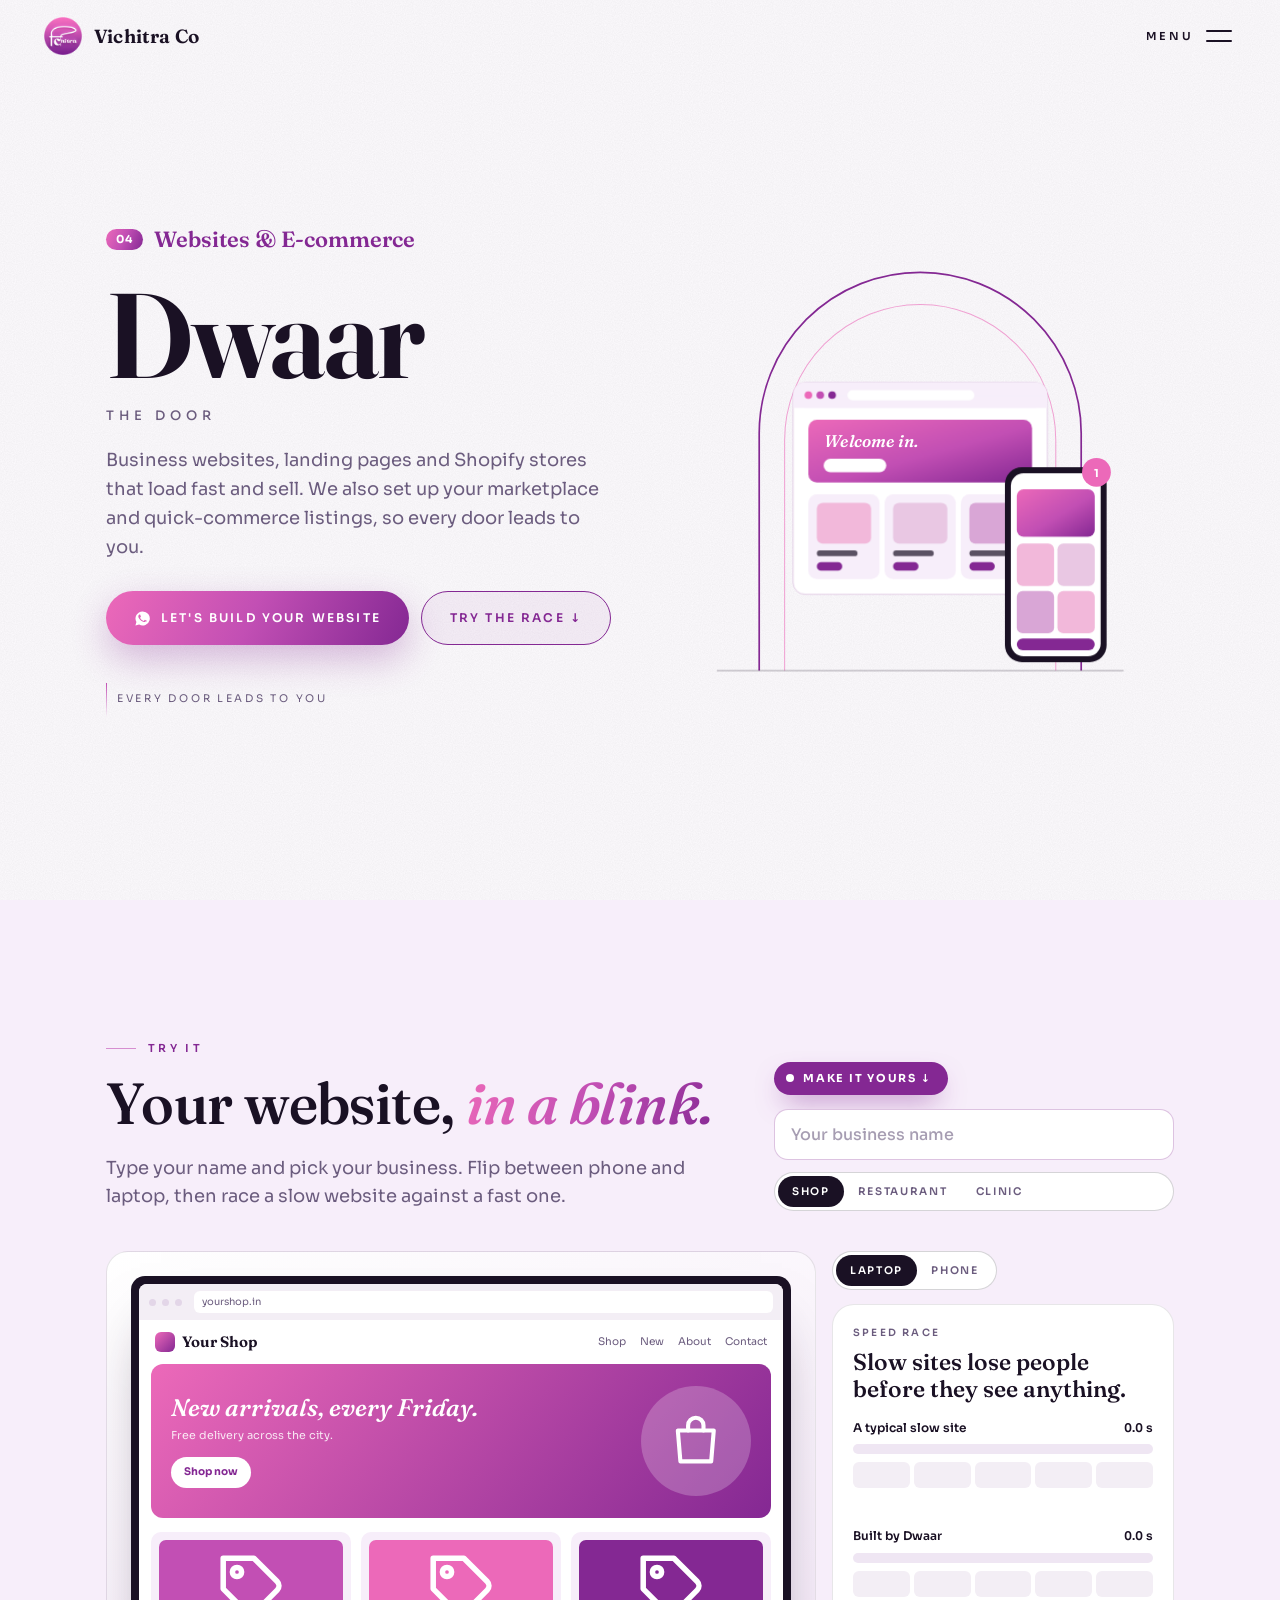
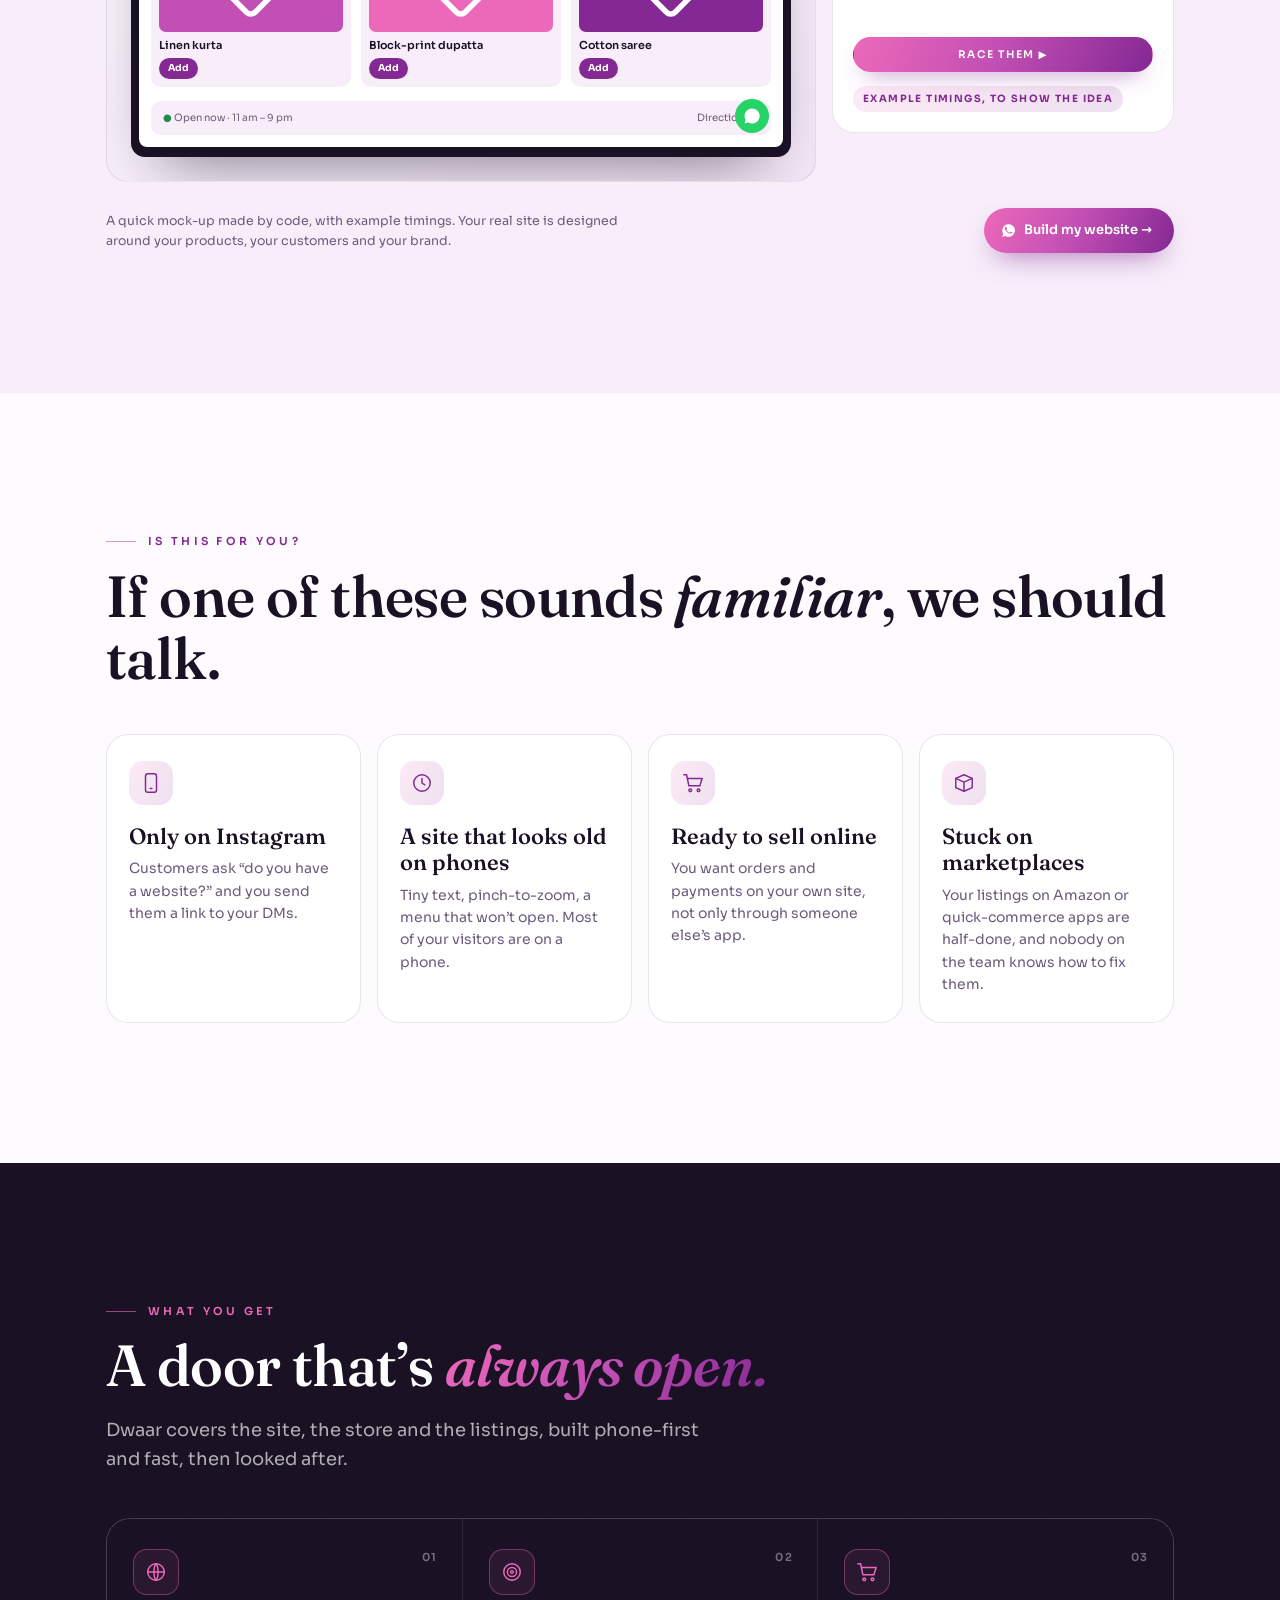
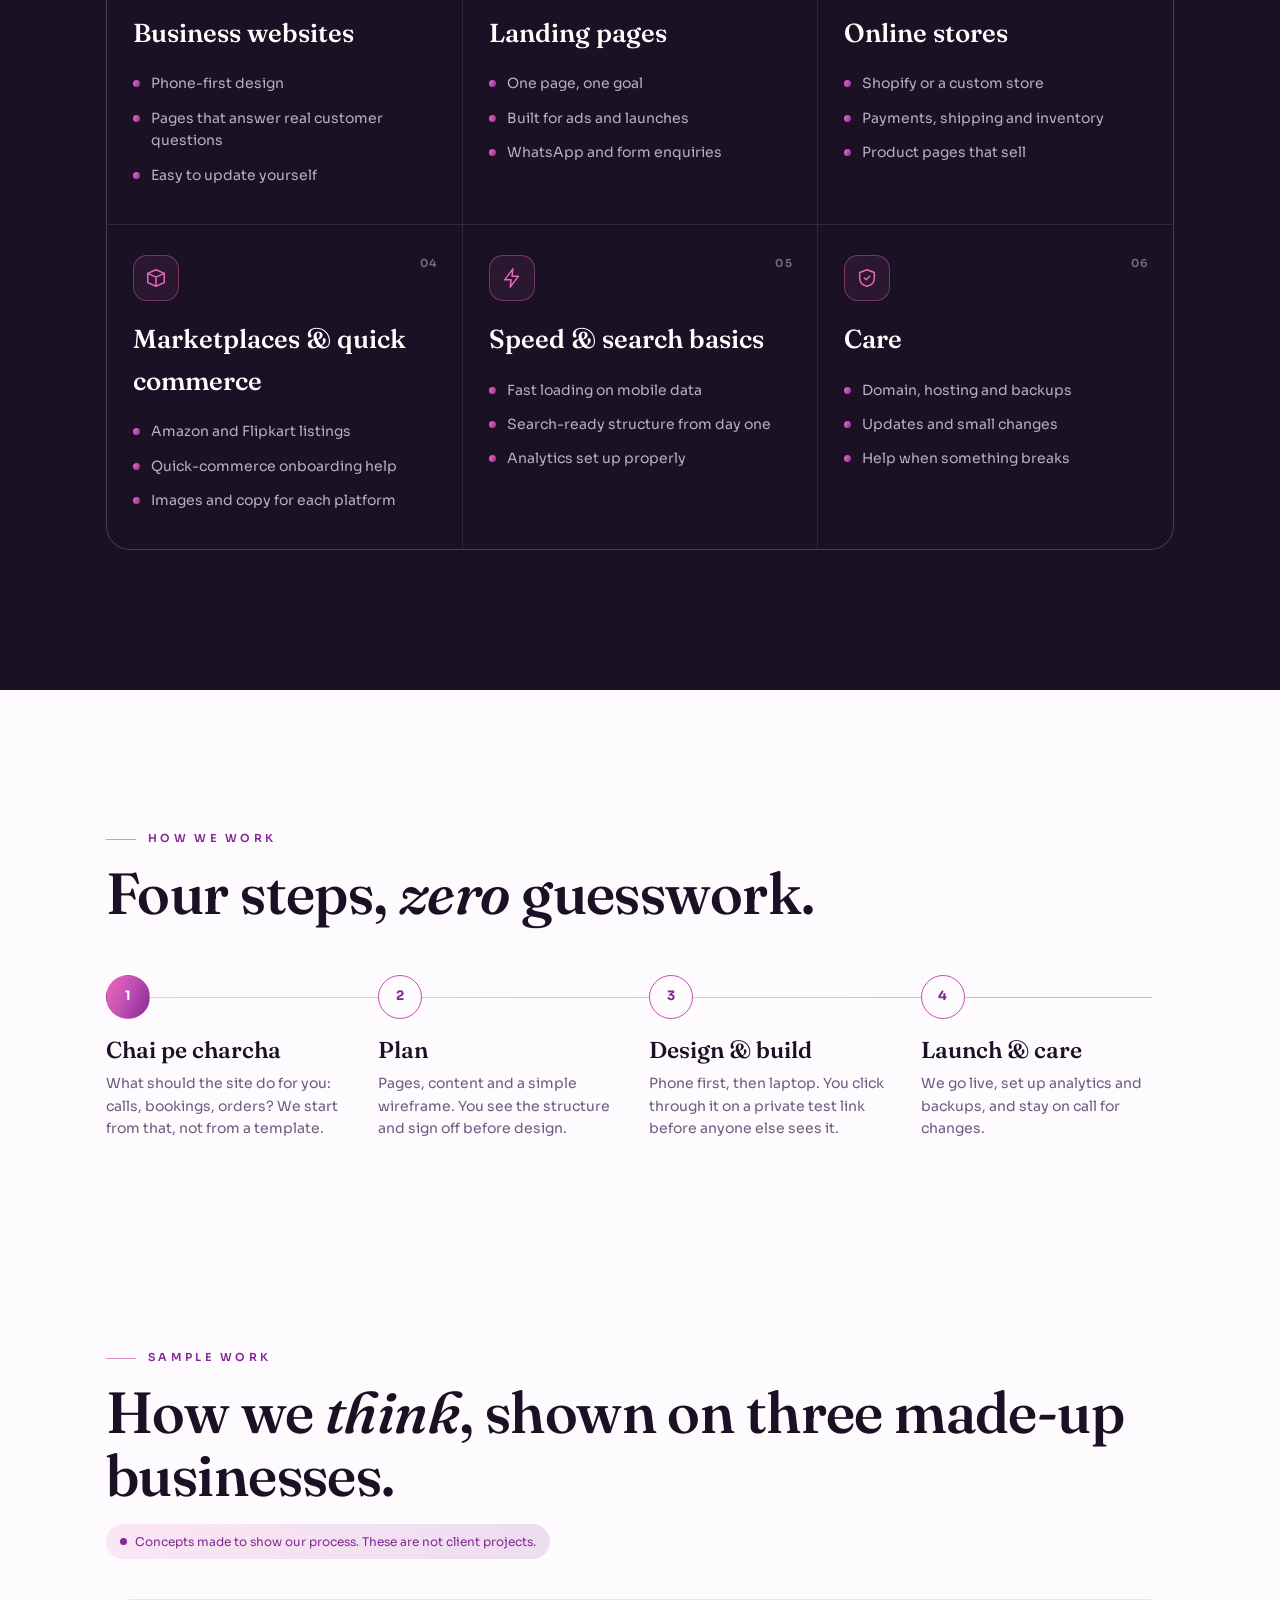
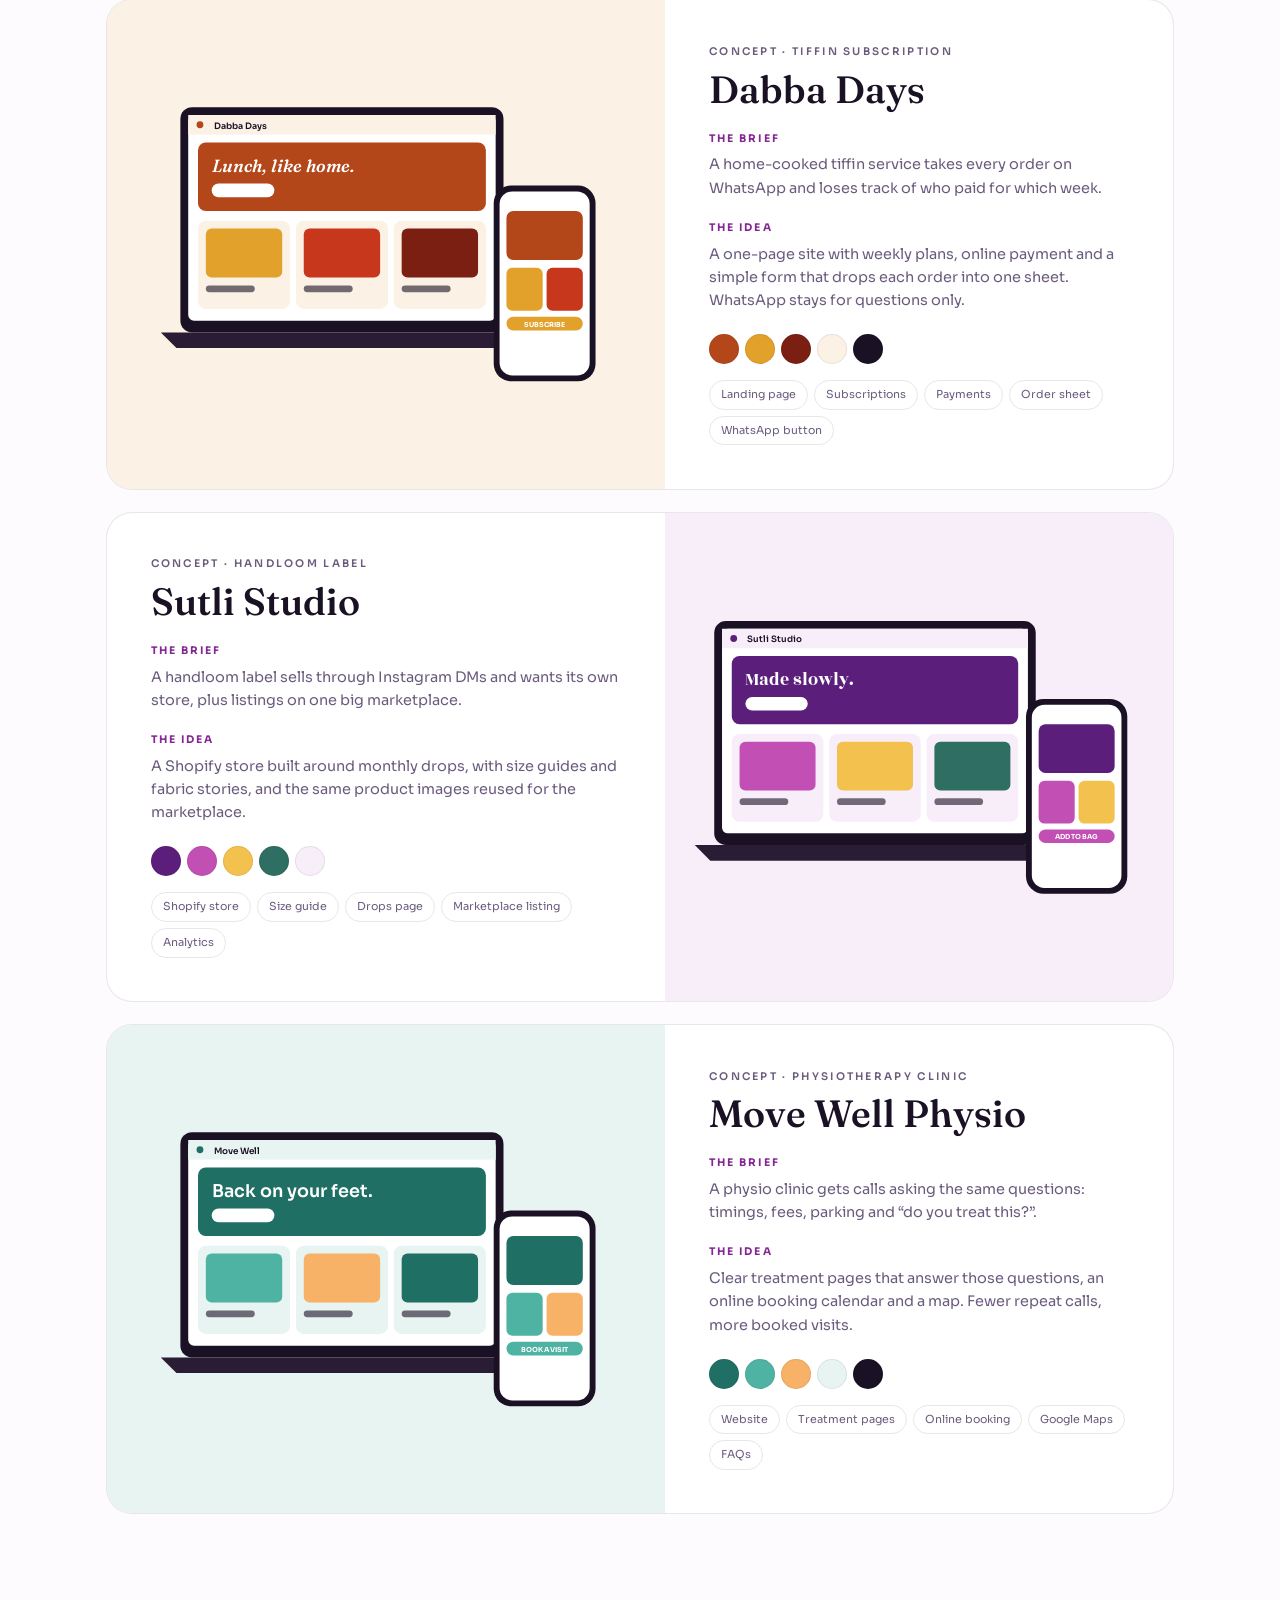
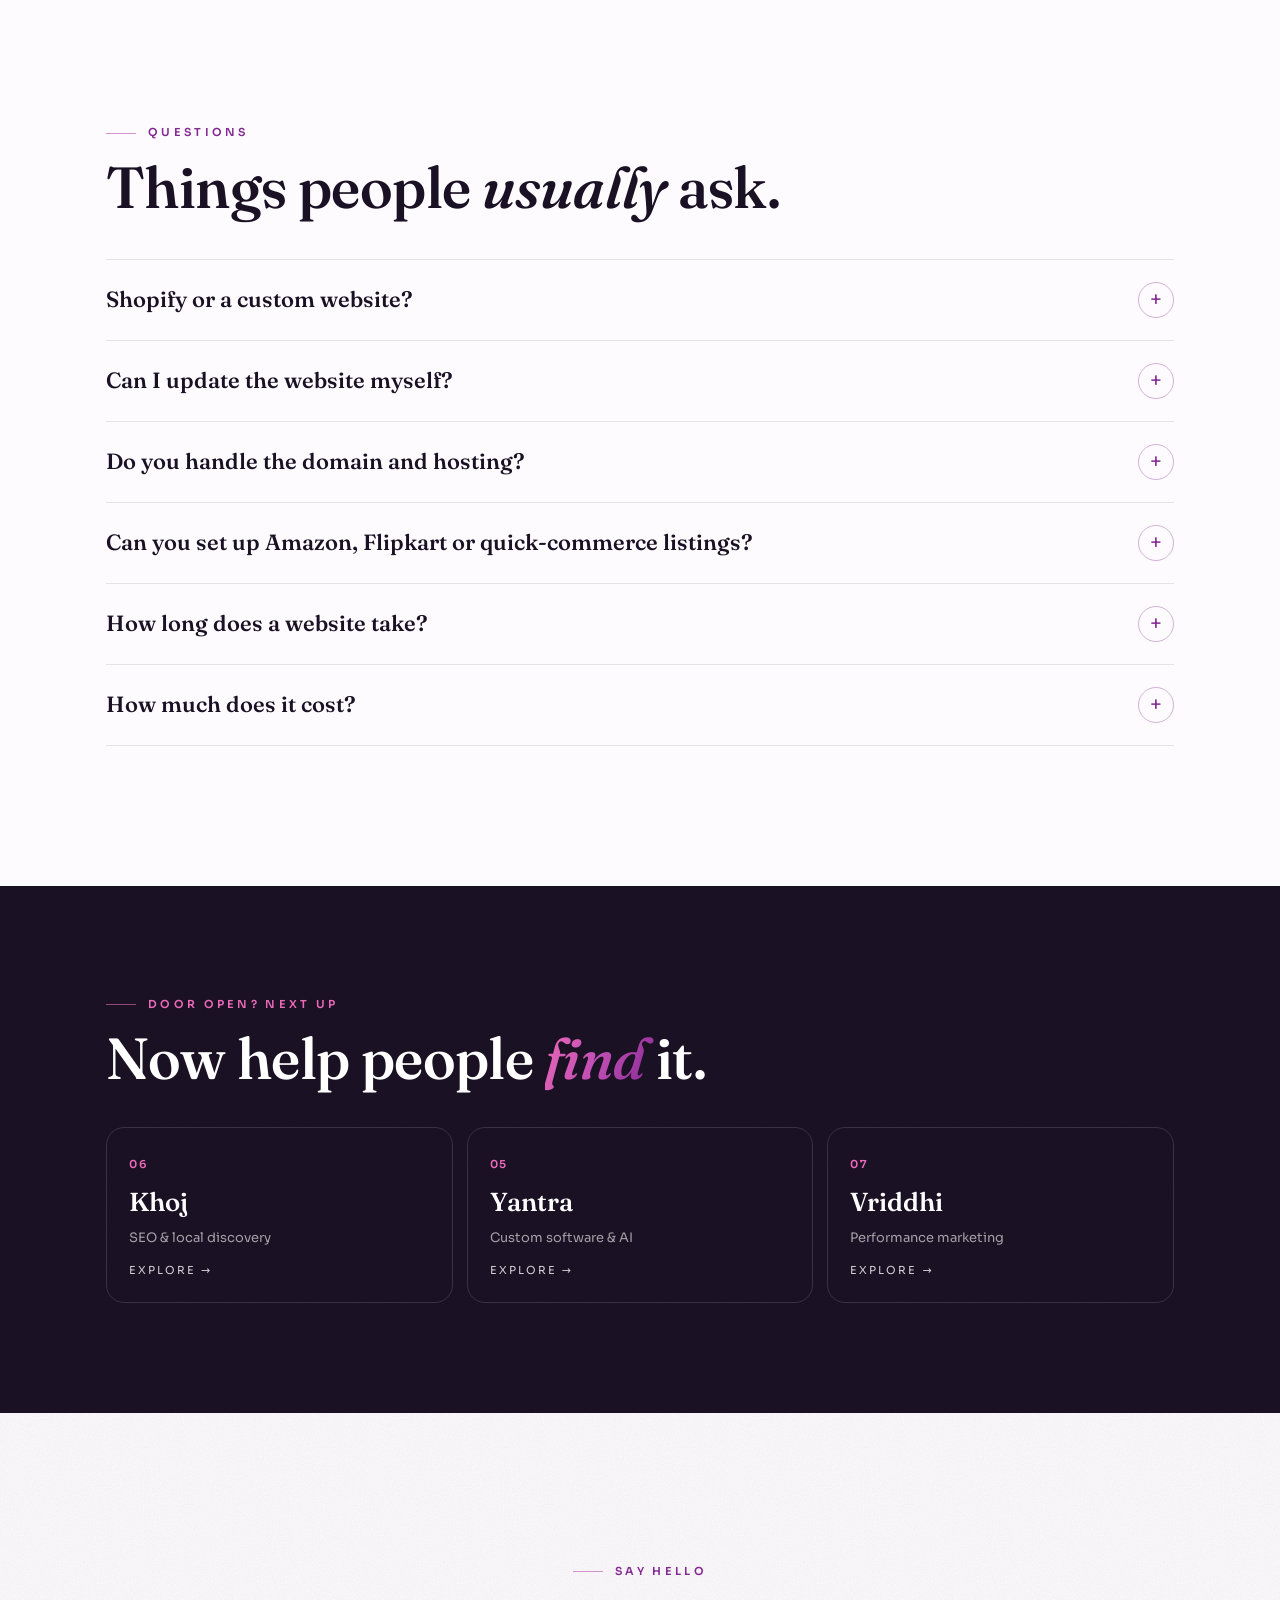
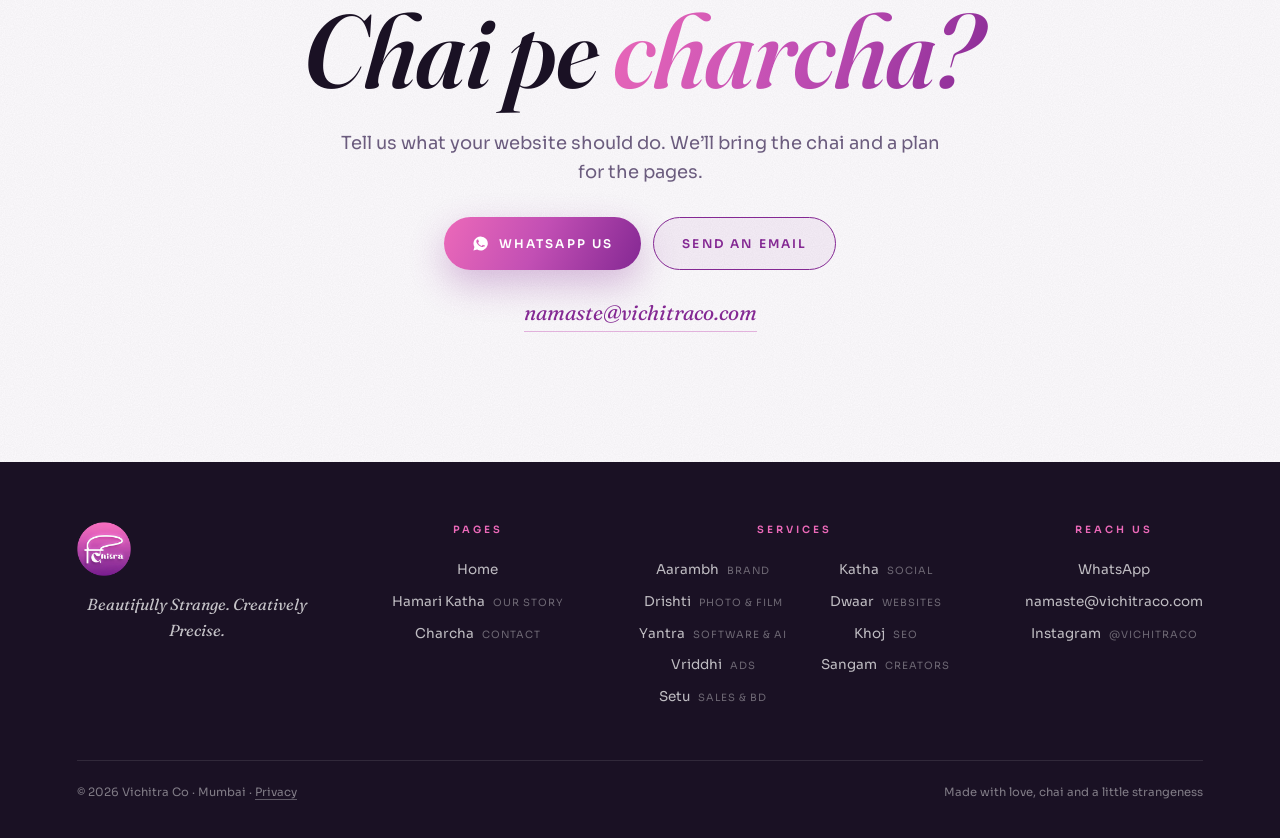
<file: services/dwaar.html>
<!DOCTYPE html>
<html lang="en">
<head>
<!-- Google tag (GTM-TBXZS9WX) -->
<script async src="https://www.googletagmanager.com/gtm.js?id=GTM-TBXZS9WX"></script>
<script>
  window.dataLayer = window.dataLayer || [];
  function gtag(){dataLayer.push(arguments);}
  gtag('js', new Date());
</script>
<meta charset="UTF-8">
<meta name="viewport" content="width=device-width, initial-scale=1.0, viewport-fit=cover">
<meta name="color-scheme" content="only light"><!-- stops Samsung Internet / Chrome auto-dark repainting the site -->
<title>Dwaar · Websites &amp; E-commerce | Vichitra Co, Mumbai</title>
<meta name="description" content="Dwaar is Vichitra Co's website service: business websites, landing pages, Shopify and e-commerce stores, and marketplace and quick-commerce setup, built phone-first and fast, from Mumbai.">
<link rel="canonical" href="https://vichitraco.com/services/dwaar.html">
<meta property="og:type" content="website">
<meta property="og:title" content="Dwaar · Websites & E-commerce | Vichitra Co">
<meta property="og:description" content="Business websites, landing pages and online stores that load fast and sell, plus marketplace and quick-commerce setup.">
<meta property="og:url" content="https://vichitraco.com/services/dwaar.html">
<meta property="og:image" content="https://vichitraco.com/assets/logo.png">
<meta name="theme-color" content="#FDFBFE">
<link rel="icon" type="image/png" href="../assets/favicon.png">
<link rel="preconnect" href="https://fonts.googleapis.com">
<link rel="preconnect" href="https://fonts.gstatic.com" crossorigin>
<link href="https://fonts.googleapis.com/css2?family=Fraunces:ital,opsz,wght@0,9..144,400;0,9..144,560;0,9..144,640;1,9..144,400;1,9..144,560&family=Rozha+One&family=Sora:wght@300;400;500;600;700&display=swap" rel="stylesheet">
<link rel="stylesheet" href="../assets/site.css">
<script type="application/ld+json">
{"@context":"https://schema.org","@graph":[{"@type":"Service","name":"Dwaar · Websites & E-commerce","serviceType":"Website design and development, e-commerce and marketplace setup","description":"Business websites, landing pages, Shopify and e-commerce stores, marketplace and quick-commerce listings, speed and search basics, and ongoing care.","provider":{"@type":"Organization","name":"Vichitra Co","url":"https://vichitraco.com/","logo":"https://vichitraco.com/assets/logo.png","email":"namaste@vichitraco.com","address":{"@type":"PostalAddress","addressLocality":"Mumbai","addressCountry":"IN"}},"areaServed":"IN","url":"https://vichitraco.com/services/dwaar.html"},{"@type":"FAQPage","mainEntity":[{"@type":"Question","name":"Shopify or a custom website?","acceptedAnswer":{"@type":"Answer","text":"It depends on what you sell and how you work. Shopify is great for most stores. A custom build makes sense when you need something specific. We’ll recommend one after our chat, and explain why."}},{"@type":"Question","name":"Can I update the website myself?","acceptedAnswer":{"@type":"Answer","text":"Yes. We set it up so you can change text, photos and products yourself, and show you how. We’re around for bigger changes."}},{"@type":"Question","name":"Do you handle the domain and hosting?","acceptedAnswer":{"@type":"Answer","text":"Yes, we can set up both, in your name, so you always own them."}},{"@type":"Question","name":"Can you set up Amazon, Flipkart or quick-commerce listings?","acceptedAnswer":{"@type":"Answer","text":"We help with listings, images and product copy, and guide you through each platform’s onboarding. Approval is up to the platform."}},{"@type":"Question","name":"How long does a website take?","acceptedAnswer":{"@type":"Answer","text":"A landing page is quicker than a full store with many products. You’ll get a clear timeline after our first chat."}},{"@type":"Question","name":"How much does it cost?","acceptedAnswer":{"@type":"Answer","text":"It depends on the pages, features and products. We quote after a short chat. Message us on WhatsApp."}}]}]}
</script>
<style>
.dw-phone{opacity:0;animation:dwIn 1s cubic-bezier(.2,.8,.2,1) 1.9s forwards}
@keyframes dwIn{from{opacity:0;transform:translateX(40px)}to{opacity:1;transform:none}}
.dw-cart{transform-box:fill-box;transform-origin:center;transform:scale(0);animation:pop .6s cubic-bezier(.3,1.6,.5,1) 2.8s forwards,dwBump 2.8s ease-in-out 3.6s infinite}
@keyframes dwBump{0%,80%,100%{transform:scale(1)}88%{transform:scale(1.25)}}

/* the demo */
.dw{display:grid;grid-template-columns:minmax(0,1.35fr) minmax(0,.65fr);gap:16px;align-items:start}
.dw-stage{display:flex;align-items:center;justify-content:center;min-height:470px;background:linear-gradient(160deg,#fff,#F3E6F7);border:1px solid var(--line);border-radius:22px;padding:24px;overflow:hidden}
.dw-dev{background:var(--ink);transition:width .6s cubic-bezier(.7,0,.2,1),border-radius .6s,padding .6s;box-shadow:0 30px 60px -30px rgba(26,17,36,.6);overflow:hidden}
.dw-dev[data-view="laptop"]{width:100%;border-radius:14px;padding:8px 8px 10px}
.dw-dev[data-view="phone"]{width:250px;border-radius:34px;padding:9px}
.dw-scr{background:#fff;overflow:hidden;--a:#842893;--b:#EC69B9;--soft:#F7EEFA}
.dw-dev[data-view="laptop"] .dw-scr{border-radius:8px;padding-bottom:12px}
.dw-dev[data-view="laptop"] .dw-card .im{aspect-ratio:16/8}
.dw-dev[data-view="phone"] .dw-scr{border-radius:26px;height:470px}
.dw-url{display:flex;align-items:center;gap:6px;padding:7px 10px;background:#F3EEF5;font-size:10px;color:var(--ink-soft)}
.dw-url i{width:7px;height:7px;border-radius:50%;background:#E3D6E8}
.dw-url span{flex:1;background:#fff;border-radius:6px;padding:3px 8px;overflow:hidden;white-space:nowrap;text-overflow:ellipsis;margin-left:6px}
.dw-dev[data-view="phone"] .dw-url{padding:12px 14px 6px;background:#fff}
.dw-dev[data-view="phone"] .dw-url i{display:none}
.dw-hd{display:flex;align-items:center;justify-content:space-between;gap:8px;padding:10px 16px}
.dw-logo{display:flex;align-items:center;gap:7px;font-family:var(--f-display);font-weight:640;font-size:15px;min-width:0}
.dw-logo b{width:20px;height:20px;border-radius:6px;background:linear-gradient(135deg,var(--b),var(--a));flex:0 0 auto}
.dw-logo span{overflow:hidden;white-space:nowrap;text-overflow:ellipsis}
.dw-nav{display:flex;gap:14px;font-size:10.5px;color:var(--ink-soft)}
.dw-burger{display:none;width:18px;height:10px;border-top:2px solid var(--ink);border-bottom:2px solid var(--ink)}
.dw-dev[data-view="phone"] .dw-nav{display:none}
.dw-dev[data-view="phone"] .dw-burger{display:block}
.dw-hero{margin:0 12px;border-radius:12px;background:linear-gradient(130deg,var(--b),var(--a));color:#fff;padding:22px 20px;display:flex;align-items:center;justify-content:space-between;gap:16px}
.dw-hero h4{font-family:var(--f-display);font-style:italic;font-weight:560;font-size:24px;line-height:1.1}
.dw-hero p{font-size:11px;opacity:.85;margin-top:6px}
.dw-hero .go{display:inline-block;margin-top:12px;background:#fff;color:var(--a);border-radius:99px;font-size:10.5px;font-weight:700;padding:7px 13px}
.dw-hero .pic{width:110px;aspect-ratio:1;border-radius:50%;background:rgba(255,255,255,.22);flex:0 0 auto;display:flex;align-items:center;justify-content:center}
.dw-hero .pic svg{width:56%;height:56%;fill:none;stroke:#fff;stroke-width:1.6;stroke-linecap:round;stroke-linejoin:round}
.dw-dev[data-view="phone"] .dw-hero{flex-direction:column;align-items:flex-start;padding:18px 16px}
.dw-dev[data-view="phone"] .dw-hero .pic{display:none}
.dw-dev[data-view="phone"] .dw-hero h4{font-size:21px}
.dw-cards{display:grid;grid-template-columns:repeat(3,minmax(0,1fr));gap:10px;padding:14px 12px}
.dw-dev[data-view="phone"] .dw-cards{grid-template-columns:repeat(2,minmax(0,1fr));gap:8px}
.dw-card{background:var(--soft);border-radius:10px;padding:8px;min-width:0}
.dw-card .im{aspect-ratio:4/3;border-radius:7px;display:flex;align-items:center;justify-content:center}
.dw-card .im svg{width:40%;height:auto;fill:none;stroke:#fff;stroke-width:1.8;stroke-linecap:round;stroke-linejoin:round}
.dw-card h5{font-size:11px;font-weight:600;margin-top:7px;line-height:1.25;overflow:hidden;white-space:nowrap;text-overflow:ellipsis}
.dw-card .add{display:inline-block;margin-top:5px;font-size:9.5px;font-weight:700;color:#fff;background:var(--a);border-radius:99px;padding:3px 9px}
.dw-dev[data-view="phone"] .dw-card:nth-child(3){display:none}
.dw-foot{margin:0 12px;padding:9px 12px;border-radius:10px;background:var(--soft);font-size:10px;color:var(--ink-soft);display:flex;justify-content:space-between;gap:8px}
.dw-foot b{color:#1F8A4C}
.dw-dev[data-view="phone"] .dw-foot{padding-right:46px}
.dw-dev[data-view="phone"] .dw-foot > span:last-child{display:none}
.dw-wa{position:absolute;right:14px;bottom:14px;width:34px;height:34px;border-radius:50%;background:#25D366;display:flex;align-items:center;justify-content:center}
.dw-wa svg{width:18px;height:18px;fill:#fff}
.dw-scr{position:relative}

.dw-side{display:flex;flex-direction:column;gap:14px}
.dw-race h3{font-family:var(--f-display);font-size:23px;font-weight:560;line-height:1.15;margin-top:8px}
.lane{margin-top:16px}
.lane .top{display:flex;justify-content:space-between;font-size:12px;font-weight:600}
.lane .top span:last-child{font-variant-numeric:tabular-nums}
.lane .bar{height:10px;border-radius:99px;background:#EFE6F3;margin-top:7px;overflow:hidden}
.lane .bar i{display:block;height:100%;width:0;border-radius:99px}
.lane.slow .bar i{background:#B9AFC4}
.lane.fast .bar i{background:var(--grad)}
.lane .sk{display:flex;gap:4px;margin-top:8px}
.lane .sk b{flex:1;height:26px;border-radius:6px;background:#F3EEF5;transition:background .3s}
.lane .sk b.ld{background:#E9C7E3}
.lane.fast .sk b.ld{background:#D9A6D6}
.lane .note{font-size:11px;color:var(--ink-soft);margin-top:6px;min-height:16px}
.dw-race .pill-btn{margin-top:18px;width:100%}
.dw-race .ex-note{margin-top:14px}
@media(max-width:900px){
  .dw{grid-template-columns:1fr}
}
@media(max-width:760px){
  .dw-stage{min-height:0;padding:16px;border-radius:18px}
  .dw-dev[data-view="phone"]{width:min(250px,78vw)}
  .dw-dev[data-view="phone"] .dw-scr{height:440px}
  .dw-dev[data-view="laptop"] .dw-nav{display:none}
  .dw-dev[data-view="laptop"] .dw-hero{padding:14px}
  .dw-dev[data-view="laptop"] .dw-hero h4{font-size:17px}
  .dw-dev[data-view="laptop"] .dw-hero .pic{width:64px}
  .dw-dev[data-view="laptop"] .dw-cards{gap:6px;padding:10px}
  .dw-dev[data-view="laptop"] .dw-card h5{font-size:9.5px}
  .dw-dev[data-view="laptop"] .dw-foot{font-size:9px}
}
</style>
</head>
<body>

<div class="thread"></div>

<nav id="nav">
  <a class="nav-brand" href="../index.html" aria-label="Vichitra Co home">
    <img src="../assets/logo-192.png" alt="Vichitra Co logo">
    <span>Vichitra Co</span>
  </a>
  <button class="menu-btn" id="menuBtn" aria-label="Open menu" aria-expanded="false" aria-controls="overlay">
    <span id="menuTxt">Menu</span>
    <span class="lines"><i></i><i></i></span>
  </button>
</nav>

<div class="overlay" id="overlay">
  <p class="o-eyebrow">Vichitra Co · Mumbai</p>
  <div class="o-links">
    <a class="o-link" href="../index.html"><span class="num">01</span><h3>Aangan</h3><span class="ann">Home</span></a>
    <a class="o-link" href="../index.html#b9"><span class="num">02</span><h3>Hamari Katha</h3><span class="ann">Our Story</span></a>
    <a class="o-link" href="#charcha"><span class="num">03</span><h3>Charcha</h3><span class="ann">Contact</span></a>
  </div>
  <div class="o-sub">
    <a class="o-chip" href="aarambh.html"><b>Aarambh</b><small>Brand &amp; Identity</small></a>
    <a class="o-chip" href="katha.html"><b>Katha</b><small>Social Media</small></a>
    <a class="o-chip" href="drishti.html"><b>Drishti</b><small>Photo, Film &amp; AI</small></a>
    <a class="o-chip here" href="dwaar.html" aria-current="page"><b>Dwaar</b><small>Websites</small></a>
    <a class="o-chip" href="yantra.html"><b>Yantra</b><small>Software &amp; AI</small></a>
    <a class="o-chip" href="khoj.html"><b>Khoj</b><small>SEO</small></a>
    <a class="o-chip" href="vriddhi.html"><b>Vriddhi</b><small>Performance</small></a>
    <a class="o-chip" href="sangam.html"><b>Sangam</b><small>Creators</small></a>
    <a class="o-chip" href="setu.html"><b>Setu</b><small>Sales &amp; BD</small></a>
  </div>
</div>

<main>

<!-- ════════ HERO ════════ -->
<section class="hero grain">
  <div class="wrap">
    <div class="hero-copy">
      <p class="svc-t rv"><span class="sn">04</span>Websites &amp; E-commerce</p>
      <h1 class="rv d1">Dwaar<span class="ann">The Door</span></h1>
      <p class="lead rv d2">Business websites, landing pages and Shopify stores that load fast and sell. We also set up your marketplace and quick-commerce listings, so every door leads to you.</p>
      <div class="btn-row rv d3">
        <a class="btn primary" id="ctaHero" href="https://wa.me/918898490531?text=Hi%20Vichitra%20Co%2C%20I%27d%20like%20a%20website%20for%20my%20business." target="_blank" rel="noopener">
          <svg viewBox="0 0 24 24" fill="currentColor" aria-hidden="true"><path d="M12 2a10 10 0 0 0-8.6 15L2 22l5.2-1.4A10 10 0 1 0 12 2zm5.1 13.7c-.2.6-1.2 1.1-1.7 1.2-.4 0-1 .2-3.4-.7-2.8-1.2-4.6-4-4.8-4.2-.1-.2-1.1-1.5-1.1-2.9s.7-2 1-2.3c.2-.3.5-.3.7-.3h.5c.2 0 .4 0 .6.5l.8 2c.1.2.1.4 0 .6l-.4.6-.5.5c-.2.2-.3.3-.1.6.2.4.9 1.5 1.9 2.4 1.3 1.2 2.4 1.5 2.8 1.7.3.2.5.1.7-.1l1-1.2c.2-.3.4-.2.7-.1l2 1c.3.1.5.2.6.3 0 .1 0 .8-.3 1.4z"/></svg>
          Let's build your website
        </a>
        <a class="btn ghost" href="#demo">Try the race ↓</a>
      </div>
      <p class="scroll-cue rv d4">Every door leads to you</p>
    </div>
    <div class="hero-art" aria-hidden="true">
<svg viewBox="0 0 600 600">
        <defs><linearGradient id="dwG" x1="0" y1="0" x2="1" y2="1"><stop offset="0" stop-color="#EC69B9"/><stop offset=".55" stop-color="#C24FB4"/><stop offset="1" stop-color="#842893"/></linearGradient></defs>
        <path class="draw" pathLength="1" d="M 110 540 V 260 A 190 190 0 0 1 490 260 V 540" fill="none" stroke="#842893" stroke-width="2"/>
        <path class="draw" pathLength="1" d="M 140 540 V 268 A 160 160 0 0 1 460 268 V 540" fill="none" stroke="#EC69B9" stroke-width="1.2" opacity=".6" style="animation-delay:.2s"/>
        <g class="fade" style="animation-delay:.6s">
          <rect x="150" y="200" width="300" height="250" rx="14" fill="#fff" stroke="rgba(132,40,147,.25)"/>
          <rect x="150" y="200" width="300" height="30" rx="14" fill="#F7EEFA"/><rect x="150" y="216" width="300" height="14" fill="#F7EEFA"/>
          <circle cx="168" cy="215" r="4.5" fill="#EC69B9"/><circle cx="182" cy="215" r="4.5" fill="#C24FB4"/><circle cx="196" cy="215" r="4.5" fill="#842893"/>
          <rect x="214" y="209" width="150" height="12" rx="6" fill="#fff"/>
        </g>
        <rect class="popin" style="animation-delay:1s;transform-origin:300px 280px" x="168" y="244" width="264" height="74" rx="10" fill="url(#dwG)"/>
        <text class="fade" x="186" y="276" style="font:italic 560 20px Fraunces,Georgia,serif;fill:#fff;animation-delay:1.2s">Welcome in.</text>
        <rect class="fade" x="186" y="290" width="74" height="16" rx="8" fill="#fff" style="animation-delay:1.3s"/>
        <g class="popin" style="animation-delay:1.4s;transform-origin:210px 380px"><rect x="168" y="332" width="84" height="100" rx="10" fill="#F7EEFA"/><rect x="178" y="342" width="64" height="48" rx="7" fill="#F2B8DA"/><rect x="178" y="398" width="48" height="7" rx="3.5" fill="#1A1124" opacity=".7"/><rect x="178" y="412" width="30" height="10" rx="5" fill="#842893"/></g><g class="popin" style="animation-delay:1.5499999999999998s;transform-origin:300px 380px"><rect x="258" y="332" width="84" height="100" rx="10" fill="#F7EEFA"/><rect x="268" y="342" width="64" height="48" rx="7" fill="#E9C7E3"/><rect x="268" y="398" width="48" height="7" rx="3.5" fill="#1A1124" opacity=".7"/><rect x="268" y="412" width="30" height="10" rx="5" fill="#842893"/></g><g class="popin" style="animation-delay:1.7s;transform-origin:390px 380px"><rect x="348" y="332" width="84" height="100" rx="10" fill="#F7EEFA"/><rect x="358" y="342" width="64" height="48" rx="7" fill="#D9A6D6"/><rect x="358" y="398" width="48" height="7" rx="3.5" fill="#1A1124" opacity=".7"/><rect x="358" y="412" width="30" height="10" rx="5" fill="#842893"/></g>
        <g class="dw-phone">
          <rect x="400" y="300" width="120" height="230" rx="20" fill="#1A1124"/><rect x="407" y="307" width="106" height="216" rx="15" fill="#fff"/>
          <rect x="414" y="326" width="92" height="56" rx="8" fill="url(#dwG)"/>
          <rect x="414" y="390" width="44" height="50" rx="7" fill="#F2B8DA"/><rect x="462" y="390" width="44" height="50" rx="7" fill="#E9C7E3"/>
          <rect x="414" y="446" width="44" height="50" rx="7" fill="#D9A6D6"/><rect x="462" y="446" width="44" height="50" rx="7" fill="#F2B8DA"/>
          <rect x="414" y="502" width="92" height="14" rx="7" fill="#842893"/>
        </g>
        <g class="dw-cart"><circle cx="508" cy="306" r="17" fill="#EC69B9"/><text x="508" y="311.5" text-anchor="middle" style="font:700 13px Sora,sans-serif;fill:#fff">1</text></g>
        <path d="M 60 540 H 540" stroke="#1A1124" stroke-width="2" opacity=".2"/>
      </svg>
    </div>
  </div>
</section>

<!-- ════════ TRY IT ════════ -->
<section class="sec demo-sec" id="demo">
  <div class="wrap">
<div class="demo-head">
      <div>
        <p class="eyebrow rv">Try it</p>
        <h2 class="h-sec rv d1">Your website, <em class="grad-text">in a blink.</em></h2>
        <p class="lead rv d2">Type your name and pick your business. Flip between phone and laptop, then race a slow website against a fast one.</p>
      </div>
      <div class="demo-ctrl rv d2">
        <span class="hint" aria-hidden="true">Make it yours ↓</span>
        <input class="field" id="wName" type="text" maxlength="20" autocomplete="off" autocapitalize="words" spellcheck="false" enterkeyhint="done" placeholder="Your business name" aria-label="Your business name">
        <div class="seg" role="group" aria-label="Kind of business" id="wBiz">
          <button type="button" data-b="shop" class="on" aria-pressed="true">Shop</button><button type="button" data-b="food" aria-pressed="false">Restaurant</button><button type="button" data-b="care" aria-pressed="false">Clinic</button>
        </div>
      </div>
    </div>

    <div class="demo-board dw rv">
      <div class="dw-stage">
        <div class="dw-dev" id="wDev" data-view="laptop">
          <div class="dw-scr" id="wScr">
            <div class="dw-url"><i></i><i></i><i></i><span id="wUrl">yourshop.in</span></div>
            <div class="dw-hd"><div class="dw-logo"><b></b><span id="wLogo">Your Shop</span></div><div class="dw-nav" id="wNav"></div><div class="dw-burger"></div></div>
            <div class="dw-hero"><div><h4 id="wTag"></h4><p id="wSub"></p><span class="go" id="wGo"></span></div><div class="pic" id="wPic"></div></div>
            <div class="dw-cards" id="wCards"></div>
            <div class="dw-foot"><span><b>●</b> <span id="wOpen"></span></span><span>Directions →</span></div>
            <div class="dw-wa"><svg viewBox="0 0 24 24"><path d="M12 2a10 10 0 0 0-8.6 15L2 22l5.2-1.4A10 10 0 1 0 12 2z"/></svg></div>
          </div>
        </div>
      </div>
      <div class="dw-side">
        <div class="seg" role="group" aria-label="Device" id="wView" style="align-self:flex-start">
          <button type="button" data-v="laptop" class="on" aria-pressed="true">Laptop</button><button type="button" data-v="phone" aria-pressed="false">Phone</button>
        </div>
        <div class="panel dw-race">
          <span class="lbl">Speed race</span>
          <h3>Slow sites lose people before they see anything.</h3>
          <div class="lane slow"><div class="top"><span>A typical slow site</span><span id="tSlow">0.0 s</span></div><div class="bar"><i id="bSlow"></i></div><div class="sk" id="kSlow"><b></b><b></b><b></b><b></b><b></b></div><p class="note" id="nSlow"></p></div>
          <div class="lane fast"><div class="top"><span>Built by Dwaar</span><span id="tFast">0.0 s</span></div><div class="bar"><i id="bFast"></i></div><div class="sk" id="kFast"><b></b><b></b><b></b><b></b><b></b></div><p class="note" id="nFast"></p></div>
          <button type="button" class="pill-btn solid" id="wRace">Race them ▶</button>
          <span class="ex-note">Example timings, to show the idea</span>
        </div>
      </div>
    </div>
    <div class="demo-foot rv">
      <p>A quick mock-up made by code, with example timings. Your real site is designed around your products, your customers and your brand.</p>
      <a class="wa-cta" id="ctaDemo" href="https://wa.me/918898490531?text=Hi%20Vichitra%20Co%2C%20I%27d%20like%20a%20website%20for%20my%20business.%20(Found%20you%20on%20the%20Dwaar%20page.)" target="_blank" rel="noopener">
        <svg viewBox="0 0 24 24" aria-hidden="true"><path d="M12 2a10 10 0 0 0-8.6 15L2 22l5.2-1.4A10 10 0 1 0 12 2zm5.1 13.7c-.2.6-1.2 1.1-1.7 1.2-.4 0-1 .2-3.4-.7-2.8-1.2-4.6-4-4.8-4.2-.1-.2-1.1-1.5-1.1-2.9s.7-2 1-2.3c.2-.3.5-.3.7-.3h.5c.2 0 .4 0 .6.5l.8 2c.1.2.1.4 0 .6l-.4.6-.5.5c-.2.2-.3.3-.1.6.2.4.9 1.5 1.9 2.4 1.3 1.2 2.4 1.5 2.8 1.7.3.2.5.1.7-.1l1-1.2c.2-.3.4-.2.7-.1l2 1c.3.1.5.2.6.3 0 .1 0 .8-.3 1.4z"/></svg>
        <span>Build my website →</span>
      </a>
    </div>
  </div>
</section>

<!-- ════════ IS THIS FOR YOU ════════ -->
<section class="sec">
  <div class="wrap">
    <p class="eyebrow rv">Is this for you?</p>
    <h2 class="h-sec rv d1">If one of these sounds <em>familiar</em>, we should talk.</h2>
    <div class="who-grid">
      <article class="who rv">
        <div class="ic"><svg viewBox="0 0 24 24"><rect x="6" y="2" width="12" height="20" rx="2.5"/><path d="M11 18h2"/></svg></div>
        <h3>Only on Instagram</h3>
        <p>Customers ask “do you have a website?” and you send them a link to your DMs.</p>
      </article>
      <article class="who rv d1">
        <div class="ic"><svg viewBox="0 0 24 24"><circle cx="12" cy="12" r="9"/><path d="M12 7v5l3 2"/></svg></div>
        <h3>A site that looks old on phones</h3>
        <p>Tiny text, pinch-to-zoom, a menu that won’t open. Most of your visitors are on a phone.</p>
      </article>
      <article class="who rv d2">
        <div class="ic"><svg viewBox="0 0 24 24"><circle cx="9" cy="20" r="1.5"/><circle cx="18" cy="20" r="1.5"/><path d="M2 3h3l2.5 12h12L22 7H6.2"/></svg></div>
        <h3>Ready to sell online</h3>
        <p>You want orders and payments on your own site, not only through someone else’s app.</p>
      </article>
      <article class="who rv d3">
        <div class="ic"><svg viewBox="0 0 24 24"><path d="M3 7l9-4 9 4v10l-9 4-9-4z"/><path d="M3 7l9 4 9-4M12 11v10"/></svg></div>
        <h3>Stuck on marketplaces</h3>
        <p>Your listings on Amazon or quick-commerce apps are half-done, and nobody on the team knows how to fix them.</p>
      </article>
    </div>
  </div>
</section>

<!-- ════════ WHAT YOU GET ════════ -->
<section class="sec dark grain">
  <div class="wrap">
    <p class="eyebrow rv">What you get</p>
    <h2 class="h-sec rv d1">A door that’s <em class="grad-text">always open.</em></h2>
    <p class="lead rv d2">Dwaar covers the site, the store and the listings, built phone-first and fast, then looked after.</p>
    <div class="get-grid rv">
      <div class="get"><div class="gi"><svg viewBox="0 0 24 24"><circle cx="12" cy="12" r="9"/><path d="M3 12h18M12 3c3 3.5 3 14.5 0 18M12 3c-3 3.5-3 14.5 0 18"/></svg></div><span class="no">01</span>
        <h3>Business websites</h3><ul><li>Phone-first design</li><li>Pages that answer real customer questions</li><li>Easy to update yourself</li></ul></div>
      <div class="get"><div class="gi"><svg viewBox="0 0 24 24"><circle cx="12" cy="12" r="9"/><circle cx="12" cy="12" r="5"/><circle cx="12" cy="12" r="1.5"/></svg></div><span class="no">02</span>
        <h3>Landing pages</h3><ul><li>One page, one goal</li><li>Built for ads and launches</li><li>WhatsApp and form enquiries</li></ul></div>
      <div class="get"><div class="gi"><svg viewBox="0 0 24 24"><circle cx="9" cy="20" r="1.5"/><circle cx="18" cy="20" r="1.5"/><path d="M2 3h3l2.5 12h12L22 7H6.2"/></svg></div><span class="no">03</span>
        <h3>Online stores</h3><ul><li>Shopify or a custom store</li><li>Payments, shipping and inventory</li><li>Product pages that sell</li></ul></div>
      <div class="get"><div class="gi"><svg viewBox="0 0 24 24"><path d="M3 7l9-4 9 4v10l-9 4-9-4z"/><path d="M3 7l9 4 9-4M12 11v10"/></svg></div><span class="no">04</span>
        <h3>Marketplaces & quick commerce</h3><ul><li>Amazon and Flipkart listings</li><li>Quick-commerce onboarding help</li><li>Images and copy for each platform</li></ul></div>
      <div class="get"><div class="gi"><svg viewBox="0 0 24 24"><path d="M13 2L4 14h7l-1 8 9-12h-7z"/></svg></div><span class="no">05</span>
        <h3>Speed & search basics</h3><ul><li>Fast loading on mobile data</li><li>Search-ready structure from day one</li><li>Analytics set up properly</li></ul></div>
      <div class="get"><div class="gi"><svg viewBox="0 0 24 24"><path d="M12 3l8 3v6c0 5-3.5 8-8 9-4.5-1-8-4-8-9V6z"/><path d="M9 12l2 2 4-4"/></svg></div><span class="no">06</span>
        <h3>Care</h3><ul><li>Domain, hosting and backups</li><li>Updates and small changes</li><li>Help when something breaks</li></ul></div>
    </div>
  </div>
</section>

<!-- ════════ HOW WE WORK ════════ -->
<section class="sec">
  <div class="wrap">
    <p class="eyebrow rv">How we work</p>
    <h2 class="h-sec rv d1">Four steps, <em>zero</em> guesswork.</h2>
    <div class="steps">
      <div class="step rv"><div class="dot">1</div><h3>Chai pe charcha</h3><p>What should the site do for you: calls, bookings, orders? We start from that, not from a template.</p></div>
      <div class="step rv d1"><div class="dot">2</div><h3>Plan</h3><p>Pages, content and a simple wireframe. You see the structure and sign off before design.</p></div>
      <div class="step rv d2"><div class="dot">3</div><h3>Design & build</h3><p>Phone first, then laptop. You click through it on a private test link before anyone else sees it.</p></div>
      <div class="step rv d3"><div class="dot">4</div><h3>Launch & care</h3><p>We go live, set up analytics and backups, and stay on call for changes.</p></div>
    </div>
  </div>
</section>

<!-- ════════ SAMPLE WORK ════════ -->
<section class="sec tight" id="work">
  <div class="wrap">
    <p class="eyebrow rv">Sample work</p>
    <h2 class="h-sec rv d1">How we <em>think</em>, shown on three made-up businesses.</h2>
    <span class="concept-note rv d2">Concepts made to show our process. These are not client projects.</span>
    <div class="cases">

      <article class="case rv">
        <div class="art" style="background:#FBF1E4">
<svg viewBox="0 0 480 360" aria-hidden="true">
            <rect x="30" y="40" width="330" height="230" rx="12" fill="#1A1124"/><rect x="38" y="48" width="314" height="210" rx="6" fill="#fff"/>
            <path d="M 10 270 H 380 l -16 16 H 26 z" fill="#2A1C34"/>
            <rect x="38" y="48" width="314" height="20" fill="#FBF1E4"/><circle cx="50" cy="58" r="3.5" fill="#B4471A"/>
            <text x="64" y="62" style="font:600 9px Sora,sans-serif;fill:#1A1124">Dabba Days</text>
            <rect x="48" y="76" width="294" height="70" rx="8" fill="#B4471A"/>
            <text x="62" y="106" style="font:italic 560 18px Fraunces,Georgia,serif;font-size:18px;fill:#fff">Lunch, like home.</text>
            <rect x="62" y="118" width="64" height="14" rx="7" fill="#fff"/>
            <rect x="48" y="156" width="94" height="90" rx="8" fill="#FBF1E4"/><rect x="56" y="164" width="78" height="50" rx="6" fill="#E2A12B"/><rect x="56" y="222" width="50" height="7" rx="3.5" fill="#1A1124" opacity=".6"/><rect x="148" y="156" width="94" height="90" rx="8" fill="#FBF1E4"/><rect x="156" y="164" width="78" height="50" rx="6" fill="#C6371C"/><rect x="156" y="222" width="50" height="7" rx="3.5" fill="#1A1124" opacity=".6"/><rect x="248" y="156" width="94" height="90" rx="8" fill="#FBF1E4"/><rect x="256" y="164" width="78" height="50" rx="6" fill="#7A1F12"/><rect x="256" y="222" width="50" height="7" rx="3.5" fill="#1A1124" opacity=".6"/>
            <rect x="350" y="120" width="104" height="200" rx="18" fill="#1A1124"/><rect x="356" y="126" width="92" height="188" rx="13" fill="#fff"/>
            <rect x="363" y="146" width="78" height="50" rx="7" fill="#B4471A"/>
            <rect x="363" y="204" width="37" height="44" rx="6" fill="#E2A12B"/><rect x="404" y="204" width="37" height="44" rx="6" fill="#C6371C"/>
            <rect x="363" y="254" width="78" height="14" rx="7" fill="#E2A12B"/>
            <text x="402" y="264" text-anchor="middle" style="font:700 7px Sora,sans-serif;fill:#fff">SUBSCRIBE</text>
          </svg>
        </div>
        <div class="info">
          <span class="kind">Concept · Tiffin subscription</span>
          <h3>Dabba Days</h3>
          <h4>The brief</h4><p>A home-cooked tiffin service takes every order on WhatsApp and loses track of who paid for which week.</p>
          <h4>The idea</h4><p>A one-page site with weekly plans, online payment and a simple form that drops each order into one sheet. WhatsApp stays for questions only.</p>
          <div class="pal"><i style="background:#B4471A"></i><i style="background:#E2A12B"></i><i style="background:#7A1F12"></i><i style="background:#FBF1E4"></i><i style="background:#1A1124"></i></div>
          <div class="made"><span>Landing page</span><span>Subscriptions</span><span>Payments</span><span>Order sheet</span><span>WhatsApp button</span></div>
        </div>
      </article>

      <article class="case rv">
        <div class="art" style="background:#F7EEFA">
<svg viewBox="0 0 480 360" aria-hidden="true">
            <rect x="30" y="40" width="330" height="230" rx="12" fill="#1A1124"/><rect x="38" y="48" width="314" height="210" rx="6" fill="#fff"/>
            <path d="M 10 270 H 380 l -16 16 H 26 z" fill="#2A1C34"/>
            <rect x="38" y="48" width="314" height="20" fill="#F7EEFA"/><circle cx="50" cy="58" r="3.5" fill="#5B1E7A"/>
            <text x="64" y="62" style="font:600 9px Sora,sans-serif;fill:#1A1124">Sutli Studio</text>
            <rect x="48" y="76" width="294" height="70" rx="8" fill="#5B1E7A"/>
            <text x="62" y="106" style="font:400 18px 'Rozha One',serif;font-size:18px;fill:#fff">Made slowly.</text>
            <rect x="62" y="118" width="64" height="14" rx="7" fill="#fff"/>
            <rect x="48" y="156" width="94" height="90" rx="8" fill="#F7EEFA"/><rect x="56" y="164" width="78" height="50" rx="6" fill="#C24FB4"/><rect x="56" y="222" width="50" height="7" rx="3.5" fill="#1A1124" opacity=".6"/><rect x="148" y="156" width="94" height="90" rx="8" fill="#F7EEFA"/><rect x="156" y="164" width="78" height="50" rx="6" fill="#F2C14E"/><rect x="156" y="222" width="50" height="7" rx="3.5" fill="#1A1124" opacity=".6"/><rect x="248" y="156" width="94" height="90" rx="8" fill="#F7EEFA"/><rect x="256" y="164" width="78" height="50" rx="6" fill="#2F6E62"/><rect x="256" y="222" width="50" height="7" rx="3.5" fill="#1A1124" opacity=".6"/>
            <rect x="350" y="120" width="104" height="200" rx="18" fill="#1A1124"/><rect x="356" y="126" width="92" height="188" rx="13" fill="#fff"/>
            <rect x="363" y="146" width="78" height="50" rx="7" fill="#5B1E7A"/>
            <rect x="363" y="204" width="37" height="44" rx="6" fill="#C24FB4"/><rect x="404" y="204" width="37" height="44" rx="6" fill="#F2C14E"/>
            <rect x="363" y="254" width="78" height="14" rx="7" fill="#C24FB4"/>
            <text x="402" y="264" text-anchor="middle" style="font:700 7px Sora,sans-serif;fill:#fff">ADD TO BAG</text>
          </svg>
        </div>
        <div class="info">
          <span class="kind">Concept · Handloom label</span>
          <h3>Sutli Studio</h3>
          <h4>The brief</h4><p>A handloom label sells through Instagram DMs and wants its own store, plus listings on one big marketplace.</p>
          <h4>The idea</h4><p>A Shopify store built around monthly drops, with size guides and fabric stories, and the same product images reused for the marketplace.</p>
          <div class="pal"><i style="background:#5B1E7A"></i><i style="background:#C24FB4"></i><i style="background:#F2C14E"></i><i style="background:#2F6E62"></i><i style="background:#F7EEFA"></i></div>
          <div class="made"><span>Shopify store</span><span>Size guide</span><span>Drops page</span><span>Marketplace listing</span><span>Analytics</span></div>
        </div>
      </article>

      <article class="case rv">
        <div class="art" style="background:#E8F4F1">
<svg viewBox="0 0 480 360" aria-hidden="true">
            <rect x="30" y="40" width="330" height="230" rx="12" fill="#1A1124"/><rect x="38" y="48" width="314" height="210" rx="6" fill="#fff"/>
            <path d="M 10 270 H 380 l -16 16 H 26 z" fill="#2A1C34"/>
            <rect x="38" y="48" width="314" height="20" fill="#E8F4F1"/><circle cx="50" cy="58" r="3.5" fill="#1F6F64"/>
            <text x="64" y="62" style="font:600 9px Sora,sans-serif;fill:#1A1124">Move Well</text>
            <rect x="48" y="76" width="294" height="70" rx="8" fill="#1F6F64"/>
            <text x="62" y="106" style="font:600 16px Sora,sans-serif;font-size:18px;fill:#fff">Back on your feet.</text>
            <rect x="62" y="118" width="64" height="14" rx="7" fill="#fff"/>
            <rect x="48" y="156" width="94" height="90" rx="8" fill="#E8F4F1"/><rect x="56" y="164" width="78" height="50" rx="6" fill="#4FB3A3"/><rect x="56" y="222" width="50" height="7" rx="3.5" fill="#1A1124" opacity=".6"/><rect x="148" y="156" width="94" height="90" rx="8" fill="#E8F4F1"/><rect x="156" y="164" width="78" height="50" rx="6" fill="#F7B267"/><rect x="156" y="222" width="50" height="7" rx="3.5" fill="#1A1124" opacity=".6"/><rect x="248" y="156" width="94" height="90" rx="8" fill="#E8F4F1"/><rect x="256" y="164" width="78" height="50" rx="6" fill="#1F6F64"/><rect x="256" y="222" width="50" height="7" rx="3.5" fill="#1A1124" opacity=".6"/>
            <rect x="350" y="120" width="104" height="200" rx="18" fill="#1A1124"/><rect x="356" y="126" width="92" height="188" rx="13" fill="#fff"/>
            <rect x="363" y="146" width="78" height="50" rx="7" fill="#1F6F64"/>
            <rect x="363" y="204" width="37" height="44" rx="6" fill="#4FB3A3"/><rect x="404" y="204" width="37" height="44" rx="6" fill="#F7B267"/>
            <rect x="363" y="254" width="78" height="14" rx="7" fill="#4FB3A3"/>
            <text x="402" y="264" text-anchor="middle" style="font:700 7px Sora,sans-serif;fill:#fff">BOOK A VISIT</text>
          </svg>
        </div>
        <div class="info">
          <span class="kind">Concept · Physiotherapy clinic</span>
          <h3>Move Well Physio</h3>
          <h4>The brief</h4><p>A physio clinic gets calls asking the same questions: timings, fees, parking and “do you treat this?”.</p>
          <h4>The idea</h4><p>Clear treatment pages that answer those questions, an online booking calendar and a map. Fewer repeat calls, more booked visits.</p>
          <div class="pal"><i style="background:#1F6F64"></i><i style="background:#4FB3A3"></i><i style="background:#F7B267"></i><i style="background:#E8F4F1"></i><i style="background:#1A1124"></i></div>
          <div class="made"><span>Website</span><span>Treatment pages</span><span>Online booking</span><span>Google Maps</span><span>FAQs</span></div>
        </div>
      </article>

    </div>
  </div>
</section>

<!-- ════════ FAQ ════════ -->
<section class="sec tight">
  <div class="wrap">
    <p class="eyebrow rv">Questions</p>
    <h2 class="h-sec rv d1">Things people <em>usually</em> ask.</h2>
    <div class="faq rv">
      <details><summary>Shopify or a custom website?</summary><p class="a">It depends on what you sell and how you work. Shopify is great for most stores. A custom build makes sense when you need something specific. We’ll recommend one after our chat, and explain why.</p></details>
      <details><summary>Can I update the website myself?</summary><p class="a">Yes. We set it up so you can change text, photos and products yourself, and show you how. We’re around for bigger changes.</p></details>
      <details><summary>Do you handle the domain and hosting?</summary><p class="a">Yes, we can set up both, in your name, so you always own them.</p></details>
      <details><summary>Can you set up Amazon, Flipkart or quick-commerce listings?</summary><p class="a">We help with listings, images and product copy, and guide you through each platform’s onboarding. Approval is up to the platform.</p></details>
      <details><summary>How long does a website take?</summary><p class="a">A landing page is quicker than a full store with many products. You’ll get a clear timeline after our first chat.</p></details>
      <details><summary>How much does it cost?</summary><p class="a">It depends on the pages, features and products. We quote after a short chat. Message us on WhatsApp.</p></details>
    </div>
  </div>
</section>

<!-- ════════ NEXT ════════ -->
<section class="next-sec dark grain">
  <div class="wrap">
    <p class="eyebrow rv">Door open? Next up</p>
    <h2 class="h-sec rv d1">Now help people <em class="grad-text">find</em> it.</h2>
    <div class="next-grid">
      <a class="next-card rv" href="khoj.html"><span class="n">06</span><h3>Khoj</h3><p>SEO &amp; local discovery</p><span class="go">Explore →</span></a>
      <a class="next-card rv d1" href="yantra.html"><span class="n">05</span><h3>Yantra</h3><p>Custom software &amp; AI</p><span class="go">Explore →</span></a>
      <a class="next-card rv d2" href="vriddhi.html"><span class="n">07</span><h3>Vriddhi</h3><p>Performance marketing</p><span class="go">Explore →</span></a>
    </div>
  </div>
</section>

<!-- ════════ CHARCHA ════════ -->
<section class="closer grain" id="charcha">
  <div class="wrap">
    <p class="eyebrow rv" style="justify-content:center">Say hello</p>
    <h2 class="h-sec rv d1">Chai pe <span class="grad-text">charcha?</span></h2>
    <p class="lead rv d2">Tell us what your website should do. We’ll bring the chai and a plan for the pages.</p>
    <div class="btn-row rv d3">
      <a class="btn primary" id="ctaEnd" href="https://wa.me/918898490531?text=Hi%20Vichitra%20Co%2C%20I%27d%20like%20to%20talk%20about%20a%20website%20(Dwaar)." target="_blank" rel="noopener">
        <svg viewBox="0 0 24 24" fill="currentColor" aria-hidden="true"><path d="M12 2a10 10 0 0 0-8.6 15L2 22l5.2-1.4A10 10 0 1 0 12 2zm5.1 13.7c-.2.6-1.2 1.1-1.7 1.2-.4 0-1 .2-3.4-.7-2.8-1.2-4.6-4-4.8-4.2-.1-.2-1.1-1.5-1.1-2.9s.7-2 1-2.3c.2-.3.5-.3.7-.3h.5c.2 0 .4 0 .6.5l.8 2c.1.2.1.4 0 .6l-.4.6-.5.5c-.2.2-.3.3-.1.6.2.4.9 1.5 1.9 2.4 1.3 1.2 2.4 1.5 2.8 1.7.3.2.5.1.7-.1l1-1.2c.2-.3.4-.2.7-.1l2 1c.3.1.5.2.6.3 0 .1 0 .8-.3 1.4z"/></svg>
        WhatsApp us
      </a>
      <a class="btn ghost" href="mailto:namaste@vichitraco.com?subject=Dwaar%20%C2%B7%20enquiry">Send an email</a>
    </div>
    <a class="mail rv" href="mailto:namaste@vichitraco.com">namaste@vichitraco.com</a>
  </div>

  <footer>
    <div class="f-grid">
      <div class="f-brand">
        <img src="../assets/logo-192.png" alt="Vichitra Co">
        <p>Beautifully Strange. Creatively Precise.</p>
      </div>
      <div class="f-col">
        <h4>Pages</h4>
        <a href="../index.html">Home</a>
        <a href="../index.html#b9">Hamari Katha<small>Our Story</small></a>
        <a href="#charcha">Charcha<small>Contact</small></a>
      </div>
      <div class="f-col">
        <h4>Services</h4>
        <div class="svc-grid">
          <a href="aarambh.html">Aarambh<small>Brand</small></a>
          <a href="katha.html">Katha<small>Social</small></a>
          <a href="drishti.html">Drishti<small>Photo &amp; Film</small></a>
          <a href="dwaar.html">Dwaar<small>Websites</small></a>
          <a href="yantra.html">Yantra<small>Software &amp; AI</small></a>
          <a href="khoj.html">Khoj<small>SEO</small></a>
          <a href="vriddhi.html">Vriddhi<small>Ads</small></a>
          <a href="sangam.html">Sangam<small>Creators</small></a>
          <a href="setu.html">Setu<small>Sales &amp; BD</small></a>
        </div>
      </div>
      <div class="f-col">
        <h4>Reach Us</h4>
        <a href="https://wa.me/918898490531?text=Namaste%20Vichitra%20Co!%20I%20found%20you%20through%20your%20website%20and%20would%20love%20to%20talk." target="_blank" rel="noopener">WhatsApp</a>
        <a href="mailto:namaste@vichitraco.com">namaste@vichitraco.com</a>
        <a href="https://www.instagram.com/vichitraco/" target="_blank" rel="noopener">Instagram<small>@vichitraco</small></a>
      </div>
    </div>
    <div class="f-base">
      <span>© 2026 Vichitra Co · Mumbai · <a href="../privacy.html" style="color:inherit;border-bottom:1px solid rgba(255,255,255,.3)">Privacy</a></span>
      <span>Made with love, chai and a little strangeness</span>
    </div>
  </footer>
</section>

</main>

<div class="soon-toast" id="soonToast" role="status" aria-live="polite"><i></i><span></span></div>
<a class="wa-float" id="waFloat" aria-label="Chat on WhatsApp" href="https://wa.me/918898490531?text=Hi%20Vichitra%20Co%2C%20I%27d%20like%20to%20talk%20about%20a%20website%20(Dwaar)." target="_blank" rel="noopener">
  <svg viewBox="0 0 24 24"><path d="M12 2a10 10 0 0 0-8.6 15L2 22l5.2-1.4A10 10 0 1 0 12 2zm5.1 13.7c-.2.6-1.2 1.1-1.7 1.2-.4 0-1 .2-3.4-.7-2.8-1.2-4.6-4-4.8-4.2-.1-.2-1.1-1.5-1.1-2.9s.7-2 1-2.3c.2-.3.5-.3.7-.3h.5c.2 0 .4 0 .6.5l.8 2c.1.2.1.4 0 .6l-.4.6-.5.5c-.2.2-.3.3-.1.6.2.4.9 1.5 1.9 2.4 1.3 1.2 2.4 1.5 2.8 1.7.3.2.5.1.7-.1l1-1.2c.2-.3.4-.2.7-.1l2 1c.3.1.5.2.6.3 0 .1 0 .8-.3 1.4z"/></svg>
</a>

<script src="../assets/site.js"></script>
<script>
/* ───────── Dwaar: your site on a phone and a laptop + a speed race ───────── */
(function(){
  'use strict';
  var $ = VC.$, $$ = VC.$$;
  var IC = {
    bag:'<path d="M5 8h14l-1 12H6z"/><path d="M9 8V6a3 3 0 0 1 6 0v2"/>',
    bowl:'<path d="M3 11h18a9 9 0 0 1-18 0z"/><path d="M8 7c0-2 2-2 2-4M13 7c0-2 2-2 2-4"/>',
    heart:'<path d="M12 20s-7-4.4-9.2-9A5 5 0 0 1 12 6a5 5 0 0 1 9.2 5c-2.2 4.6-9.2 9-9.2 9z"/>',
    tag:'<path d="M20.6 13.4l-7.2 7.2a2 2 0 0 1-2.8 0L3 13V3h10l7.6 7.6a2 2 0 0 1 0 2.8z"/><circle cx="7.5" cy="7.5" r="1.5"/>',
    cal:'<rect x="3" y="5" width="18" height="16" rx="2"/><path d="M3 10h18M8 3v4M16 3v4"/>'
  };
  var BIZ = {
    shop:{word:'shop', def:'Your Shop', tag:'New arrivals, every Friday.', sub:'Free delivery across the city.', go:'Shop now', pic:'bag', nav:['Shop','New','About','Contact'],
      cards:[['Linen kurta','#C24FB4','tag'],['Block-print dupatta','#EC69B9','tag'],['Cotton saree','#842893','tag']], add:'Add', open:'Open now · 11 am – 9 pm', a:'#842893', b:'#EC69B9', soft:'#F7EEFA'},
    food:{word:'restaurant', def:'Your Kitchen', tag:'Fresh from the tandoor.', sub:'Dine in, take away or order online.', go:'Book a table', pic:'bowl', nav:['Menu','Order','Book','Find us'],
      cards:[['Butter chicken','#C6371C','bowl'],['Paneer tikka','#E2A12B','bowl'],['Dal makhani','#7A1F12','bowl']], add:'Order', open:'Open now · 12 – 11:30 pm', a:'#B4471A', b:'#E2A12B', soft:'#FBF1E4'},
    care:{word:'clinic', def:'Your Clinic', tag:'Gentle care, close to home.', sub:'Same-week appointments.', go:'Book a visit', pic:'heart', nav:['Treatments','Doctors','Book','Contact'],
      cards:[['General check-up','#1F6F64','cal'],['Teeth cleaning','#3C8577','cal'],['Kids’ dentistry','#F7B267','cal']], add:'Book', open:'Open now · 10 am – 8 pm', a:'#1F6F64', b:'#4FB3A3', soft:'#E8F4F1'}
  };
  var biz = 'shop', input = $('#wName'), scr = $('#wScr'), dev = $('#wDev');
  function svg(k){ return '<svg viewBox="0 0 24 24">' + IC[k] + '</svg>'; }
  function name(){ return VC.cleanText(input.value, 20); }
  function domain(n){ return (n.toLowerCase().replace(/[^a-z0-9]/g, '').slice(0, 18) || 'yourbusiness') + '.in'; }

  function render(){
    var B = BIZ[biz], n = name() || B.def;
    scr.style.setProperty('--a', B.a); scr.style.setProperty('--b', B.b); scr.style.setProperty('--soft', B.soft);
    $('#wLogo').textContent = n;
    $('#wUrl').textContent = domain(name() || B.def);
    $('#wTag').textContent = B.tag; $('#wSub').textContent = B.sub; $('#wGo').textContent = B.go;
    $('#wPic').innerHTML = svg(B.pic);
    var nav = $('#wNav'); nav.textContent = '';
    B.nav.forEach(function(t){ var s = document.createElement('span'); s.textContent = t; nav.appendChild(s); });
    var cards = $('#wCards'); cards.textContent = '';
    B.cards.forEach(function(c){
      var d = document.createElement('div'); d.className = 'dw-card';
      d.innerHTML = '<div class="im" style="background:' + c[1] + '">' + svg(c[2]) + '</div><h5></h5><span class="add"></span>';
      d.querySelector('h5').textContent = c[0]; d.querySelector('.add').textContent = B.add;
      cards.appendChild(d);
    });
    $('#wOpen').textContent = B.open;
  }

  function setView(v){
    dev.setAttribute('data-view', v);
    $$('#wView button').forEach(function(x){ var on = x.getAttribute('data-v') === v; x.classList.toggle('on', on); x.setAttribute('aria-pressed', on ? 'true' : 'false'); });
  }

  /* the race: example timings shown at half speed so people can follow it */
  var SLOW = 5.8, FAST = 1.3, running = false;
  function lane(id, total, t){
    var k = Math.min(1, t / total);
    $('#b' + id).style.width = (k * 100) + '%';
    $('#t' + id).textContent = Math.min(t, total).toFixed(1) + ' s';
    $$('#k' + id + ' b').forEach(function(b, i){ b.classList.toggle('ld', k >= (i + 1) / 5); });
    return k >= 1;
  }
  function race(){
    if(running) return; running = true;
    var btn = $('#wRace'); btn.disabled = true; btn.textContent = 'Loading…';
    $('#nSlow').textContent = ''; $('#nFast').textContent = '';
    var t0 = null, fastDone = false;
    function step(ts){
      if(t0 === null) t0 = ts;
      var t = (ts - t0) / 1000 * 2;   /* 2× speed */
      if(lane('Fast', FAST, t) && !fastDone){ fastDone = true; $('#nFast').textContent = 'Ready. They’re already looking at your products.'; }
      if(t > 3 && !$('#nSlow').textContent) $('#nSlow').textContent = 'Still a white screen. Many people tap back here.';
      if(!lane('Slow', SLOW, t)) return requestAnimationFrame(step);
      $('#nSlow').textContent = 'Finally loaded. Is anyone still here?';
      running = false; btn.disabled = false; btn.textContent = 'Race again ↻';
    }
    lane('Slow', SLOW, 0); lane('Fast', FAST, 0);
    requestAnimationFrame(step);
    offerCta();
  }

  var ctaT = 0;
  function offerCta(){
    clearTimeout(ctaT);
    ctaT = setTimeout(function(){
      var n = name(), w = BIZ[biz].word;
      if(n) VC.setCta($('#ctaDemo'), 'Build the real ' + n + ' website →', "Hi Vichitra Co, I'd like a website for " + n + ', my ' + w + '. (Found you on the Dwaar page.)', true);
      else VC.setCta($('#ctaDemo'), 'Build a website for my ' + w + ' →', "Hi Vichitra Co, I'd like a website for my " + w + '. (Found you on the Dwaar page.)', true);
    }, 600);
  }

  input.addEventListener('input', function(){ render(); offerCta(); });
  input.addEventListener('keydown', function(e){ if(e.key === 'Enter'){ e.preventDefault(); input.blur(); } });
  $$('#wBiz button').forEach(function(b){
    b.addEventListener('click', function(){
      biz = b.getAttribute('data-b');
      $$('#wBiz button').forEach(function(x){ var on = x === b; x.classList.toggle('on', on); x.setAttribute('aria-pressed', on ? 'true' : 'false'); });
      render(); offerCta();
    });
  });
  $$('#wView button').forEach(function(b){ b.addEventListener('click', function(){ setView(b.getAttribute('data-v')); offerCta(); }); });
  $('#wRace').addEventListener('click', race);
  render();
  /* phones see the phone version first */
  if(window.innerWidth < 760) setView('phone');
})();
</script>
<script src="../assets/track.js"></script>
</body>
</html>
</file>
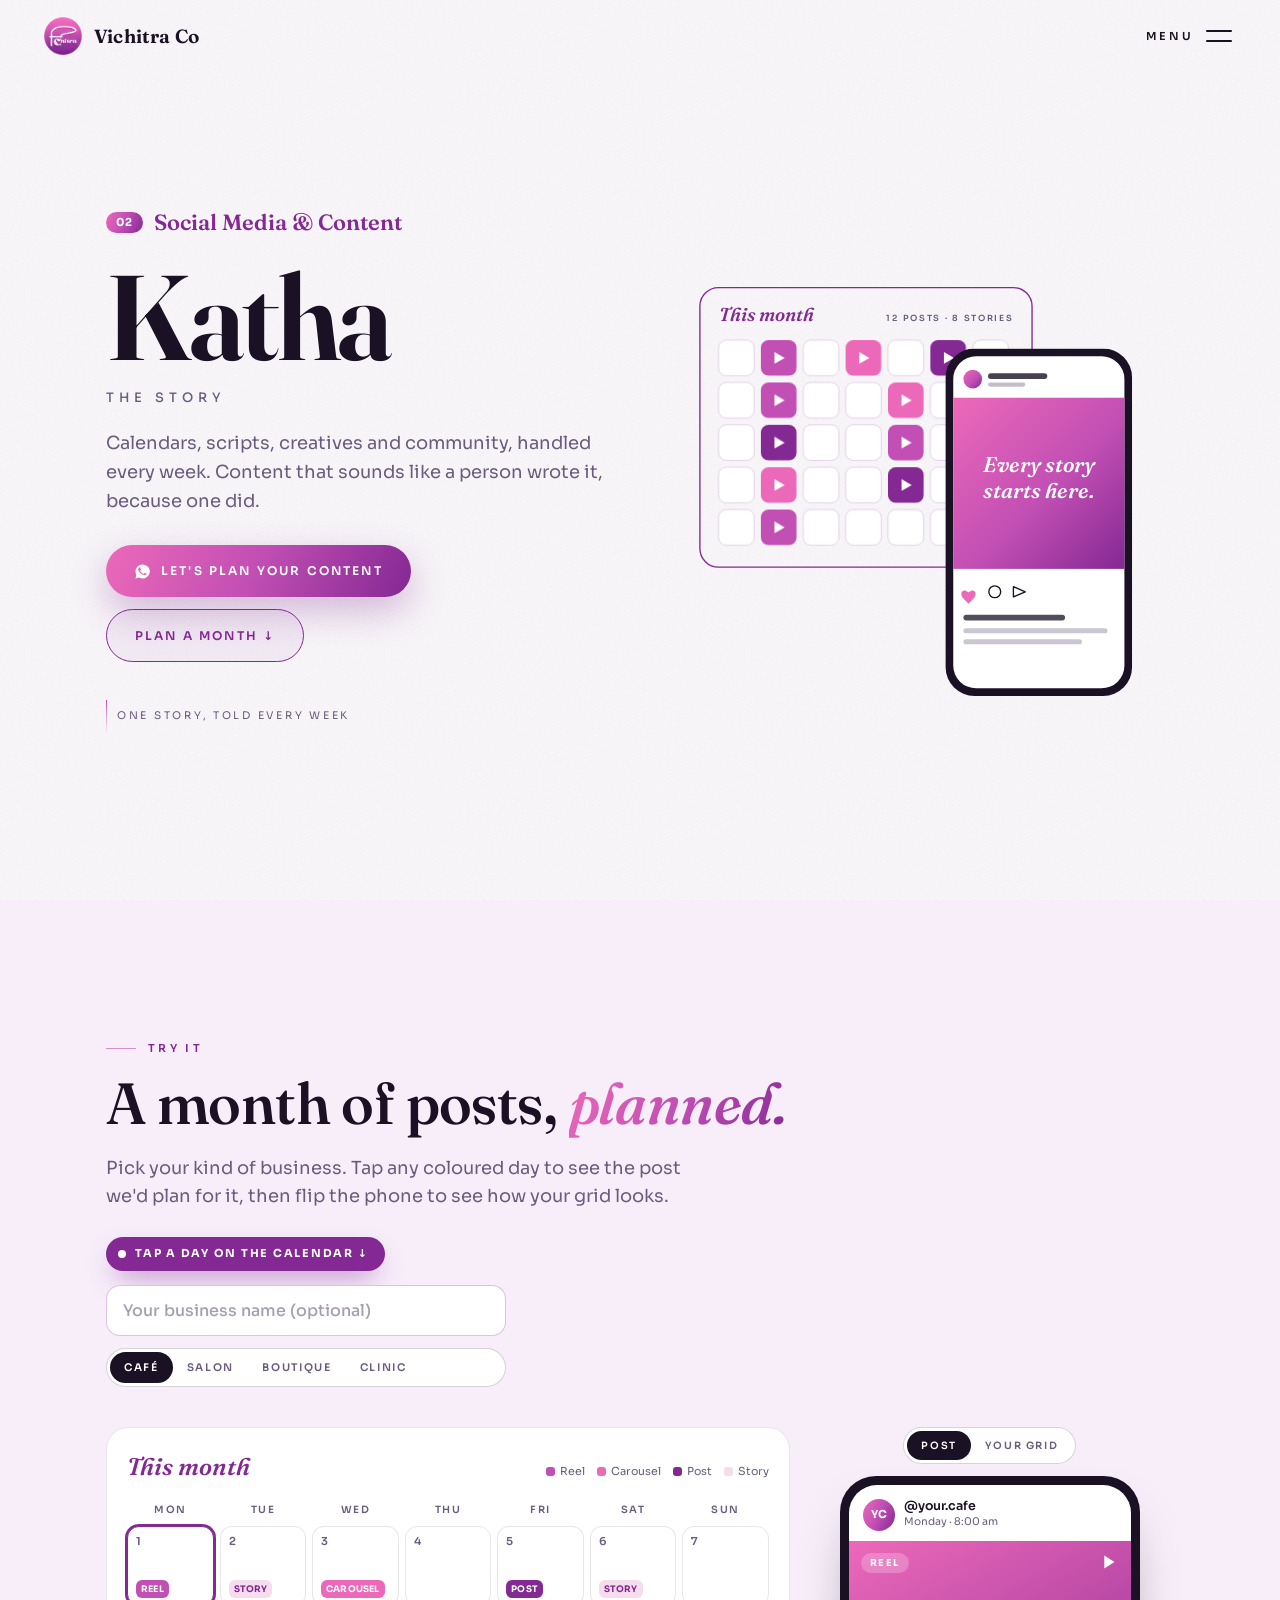
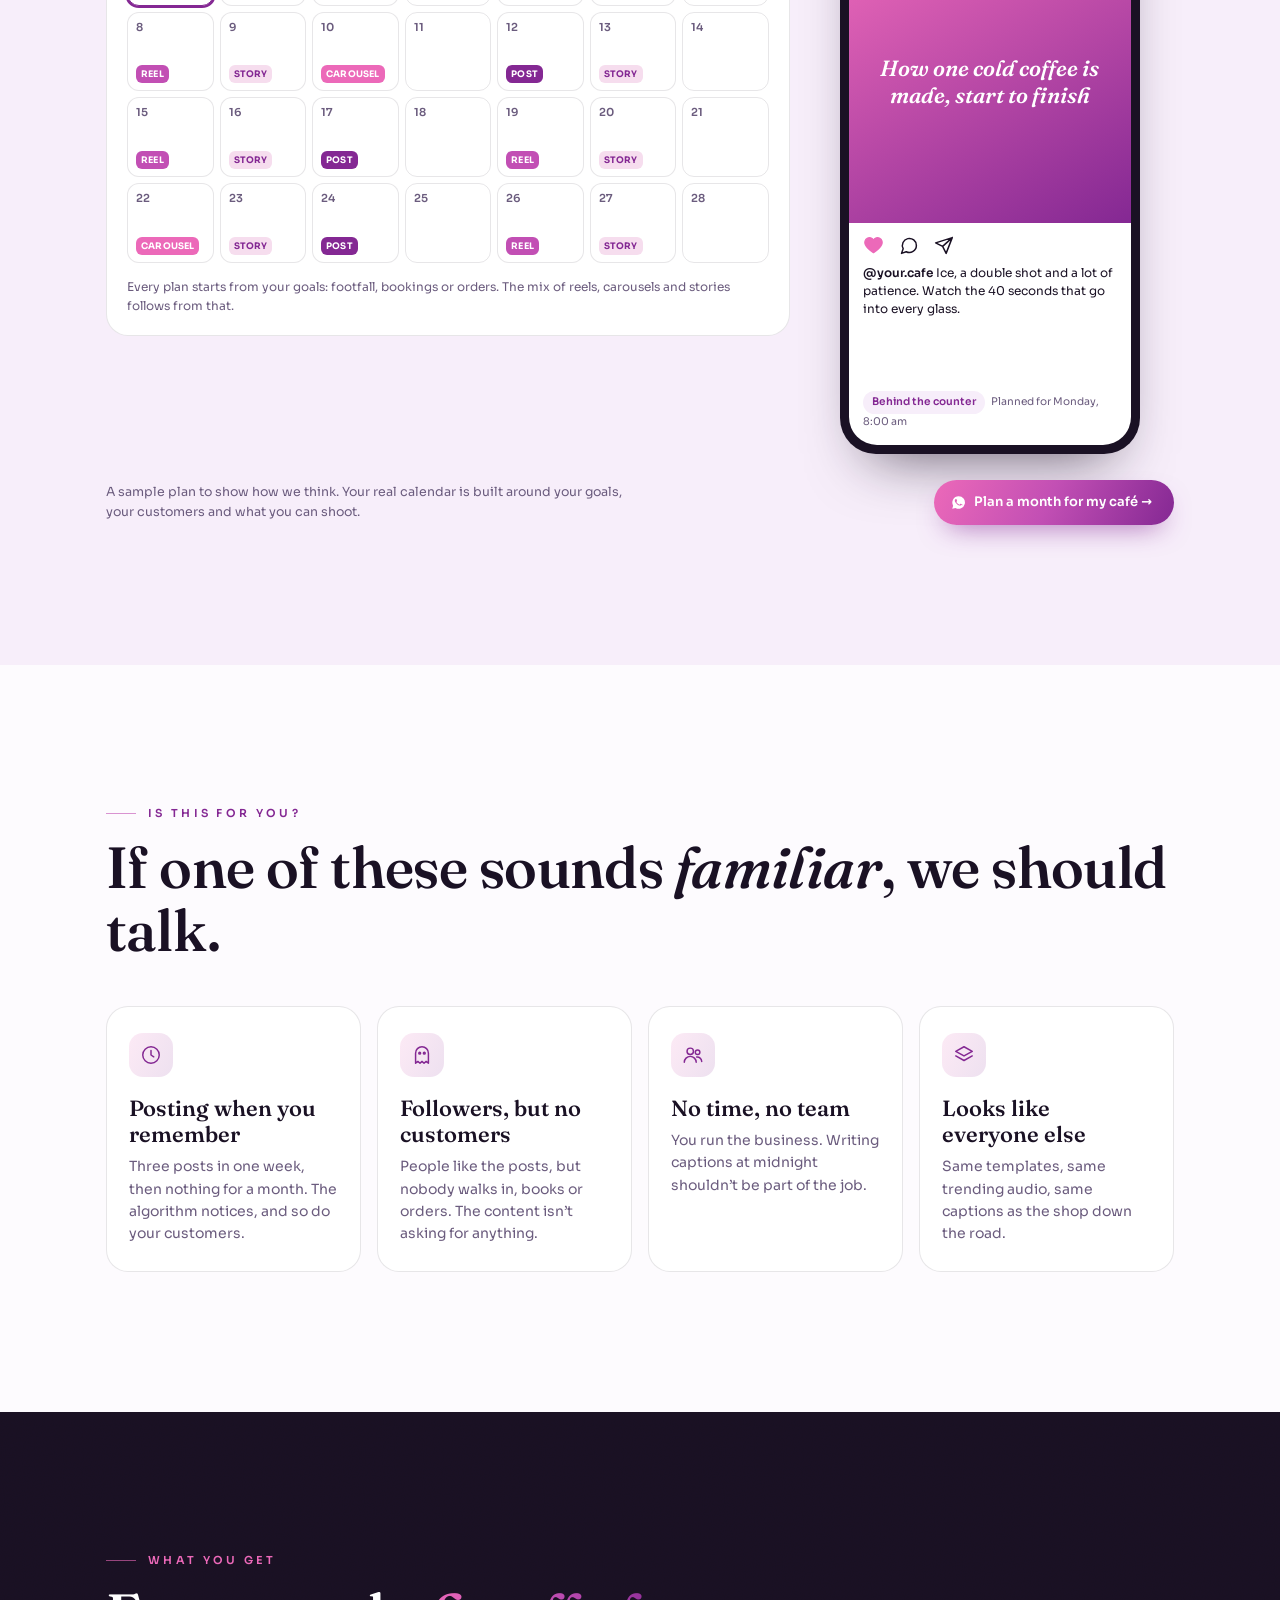
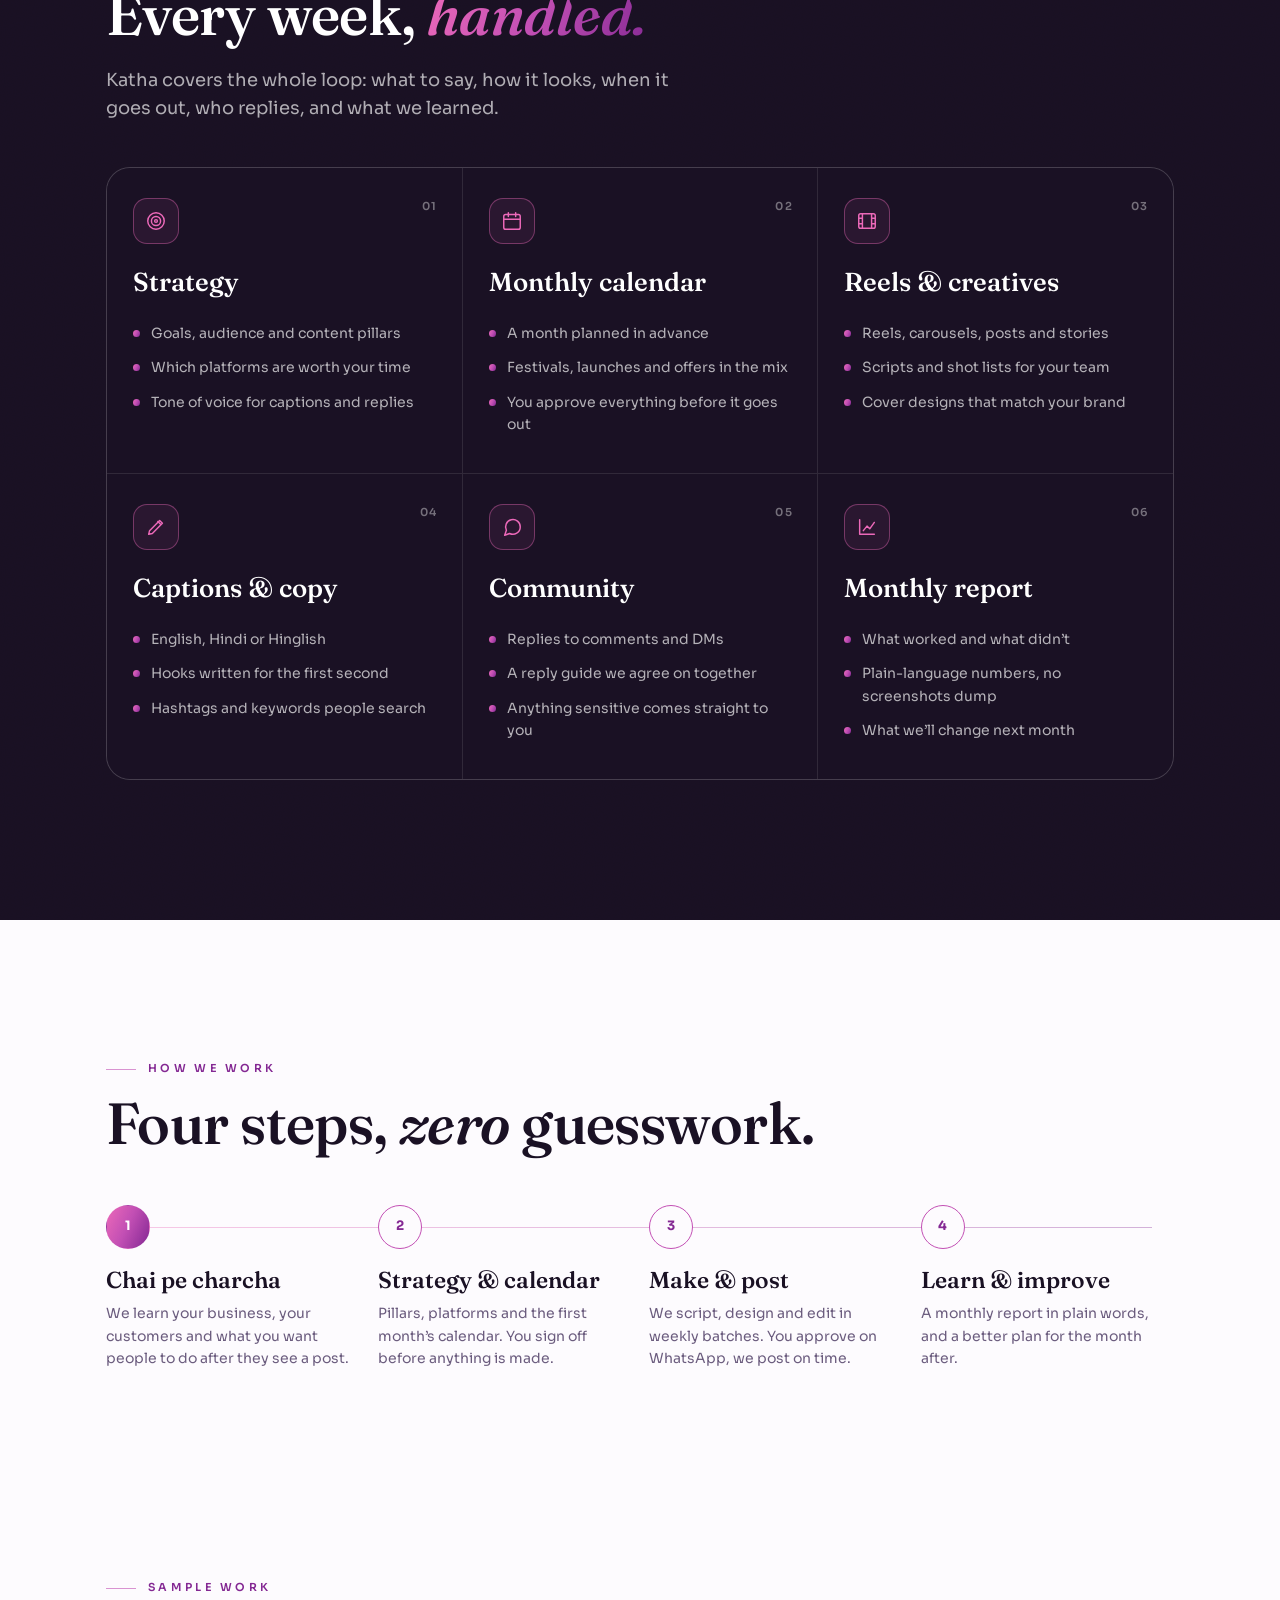
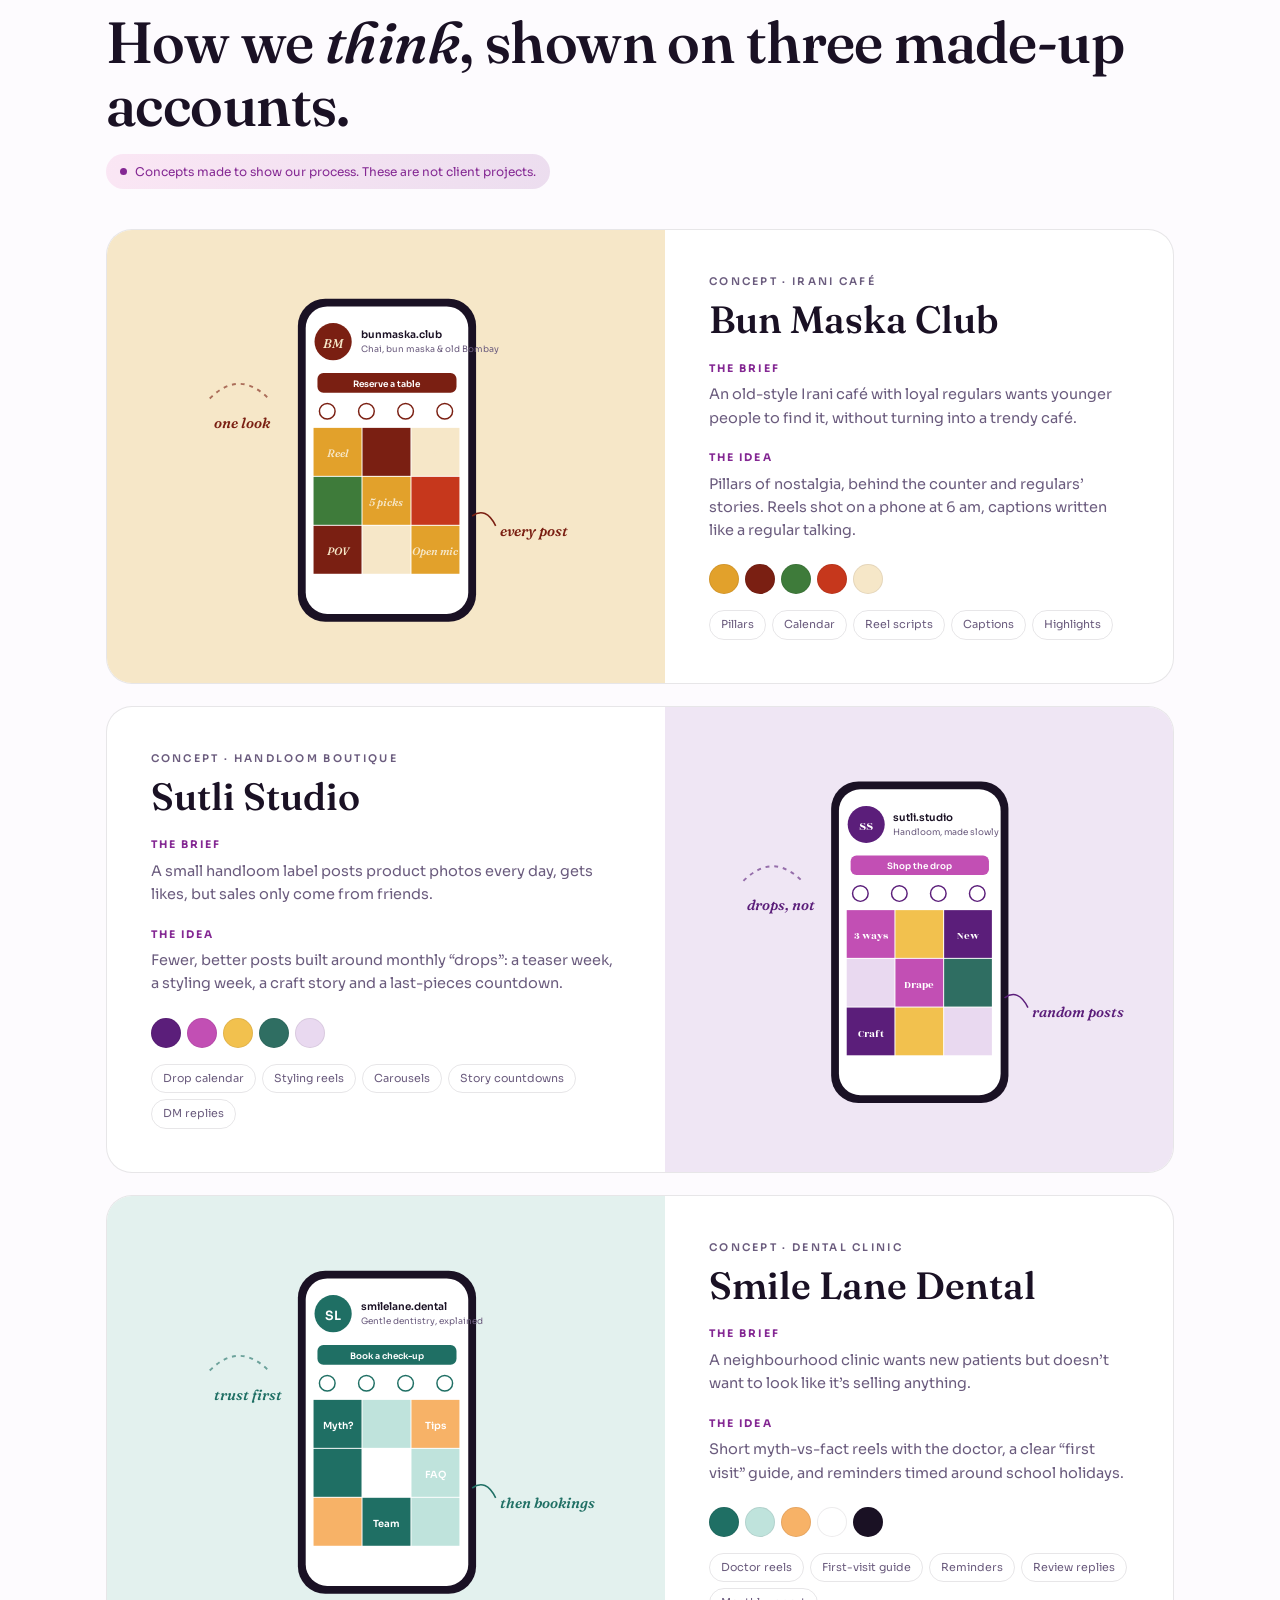
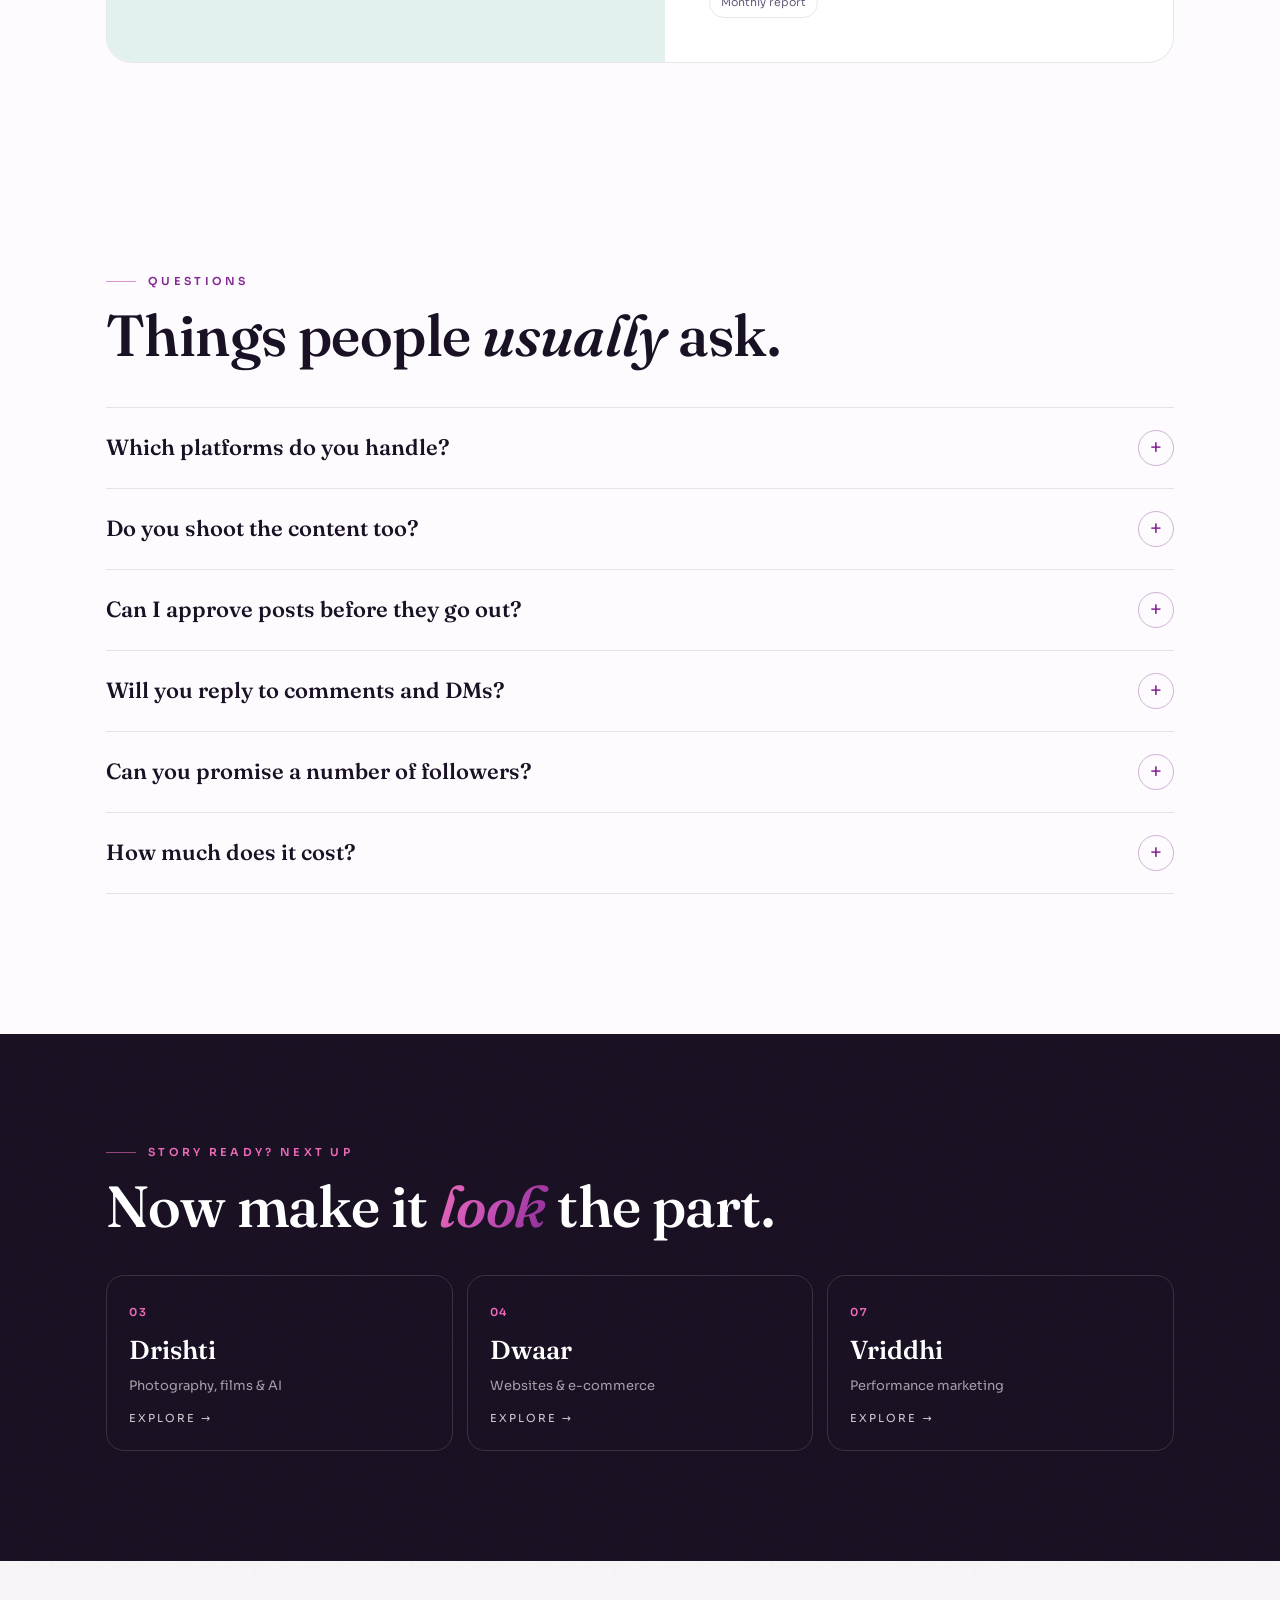
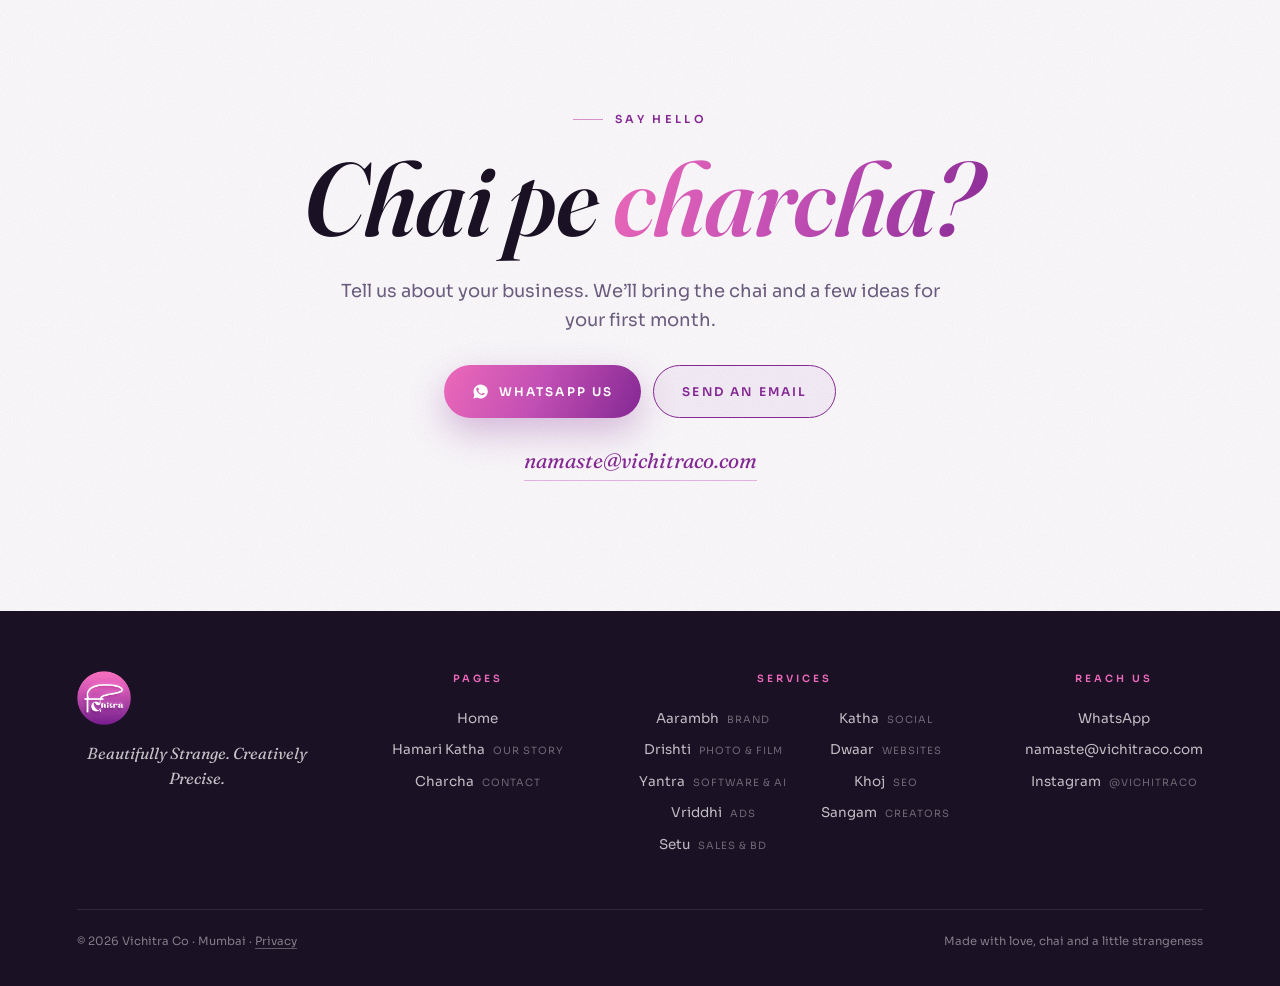
<file: services/katha.html>
<!DOCTYPE html>
<html lang="en">
<head>
<!-- Google tag (GTM-TBXZS9WX) -->
<script async src="https://www.googletagmanager.com/gtm.js?id=GTM-TBXZS9WX"></script>
<script>
  window.dataLayer = window.dataLayer || [];
  function gtag(){dataLayer.push(arguments);}
  gtag('js', new Date());
</script>
<meta charset="UTF-8">
<meta name="viewport" content="width=device-width, initial-scale=1.0, viewport-fit=cover">
<meta name="color-scheme" content="only light"><!-- stops Samsung Internet / Chrome auto-dark repainting the site -->
<title>Katha · Social Media &amp; Content | Vichitra Co, Mumbai</title>
<meta name="description" content="Katha is Vichitra Co's social media service: content strategy, monthly calendars, reels, carousels, captions, community management and monthly reports, for businesses in Mumbai and across India.">
<link rel="canonical" href="https://vichitraco.com/services/katha.html">
<meta property="og:type" content="website">
<meta property="og:title" content="Katha · Social Media & Content | Vichitra Co">
<meta property="og:description" content="Calendars, scripts, creatives and community, handled every week. Content that sounds like a person wrote it.">
<meta property="og:url" content="https://vichitraco.com/services/katha.html">
<meta property="og:image" content="https://vichitraco.com/assets/logo.png">
<meta name="theme-color" content="#FDFBFE">
<link rel="icon" type="image/png" href="../assets/favicon.png">
<link rel="preconnect" href="https://fonts.googleapis.com">
<link rel="preconnect" href="https://fonts.gstatic.com" crossorigin>
<link href="https://fonts.googleapis.com/css2?family=Fraunces:ital,opsz,wght@0,9..144,400;0,9..144,560;0,9..144,640;1,9..144,400;1,9..144,560&family=Rozha+One&family=Sora:wght@300;400;500;600;700&display=swap" rel="stylesheet">
<link rel="stylesheet" href="../assets/site.css">
<script type="application/ld+json">
{"@context":"https://schema.org","@graph":[{"@type":"Service","name":"Katha · Social Media & Content","serviceType":"Social media management and content creation","description":"Content strategy, monthly content calendars, reels and creatives, captions, community management and monthly reporting.","provider":{"@type":"Organization","name":"Vichitra Co","url":"https://vichitraco.com/","logo":"https://vichitraco.com/assets/logo.png","email":"namaste@vichitraco.com","address":{"@type":"PostalAddress","addressLocality":"Mumbai","addressCountry":"IN"}},"areaServed":"IN","url":"https://vichitraco.com/services/katha.html"},{"@type":"FAQPage","mainEntity":[{"@type":"Question","name":"Which platforms do you handle?","acceptedAnswer":{"@type":"Answer","text":"Mostly Instagram, plus Facebook, YouTube Shorts and LinkedIn where your customers actually are. We’d rather do two platforms well than five badly."}},{"@type":"Question","name":"Do you shoot the content too?","acceptedAnswer":{"@type":"Answer","text":"Yes. We can plan a shoot day with our Drishti team, or work with photos and videos your team takes on a phone. We send simple shot lists so it’s easy."}},{"@type":"Question","name":"Can I approve posts before they go out?","acceptedAnswer":{"@type":"Answer","text":"Always. We share each week’s posts on WhatsApp, you approve or ask for changes, and only then do we schedule them."}},{"@type":"Question","name":"Will you reply to comments and DMs?","acceptedAnswer":{"@type":"Answer","text":"If you want us to. We agree on a reply guide first, and anything sensitive, like complaints or big orders, comes straight to you."}},{"@type":"Question","name":"Can you promise a number of followers?","acceptedAnswer":{"@type":"Answer","text":"No, and be careful of anyone who does. We promise a steady plan, good content and an honest monthly report on what it’s doing for your business."}},{"@type":"Question","name":"How much does it cost?","acceptedAnswer":{"@type":"Answer","text":"It depends on how many platforms and how much content you need. We quote after a short chat. Message us on WhatsApp."}}]}]}
</script>
<style>
/* hero */
.kh-phone{transform-box:fill-box;transform-origin:50% 100%;opacity:0;animation:khUp 1s cubic-bezier(.2,.8,.2,1) 1.2s forwards}
@keyframes khUp{from{opacity:0;transform:translateY(40px)}to{opacity:1;transform:none}}
.kh-like{transform-box:fill-box;transform-origin:center;animation:khBeat 2.4s ease-in-out 2.4s infinite}
@keyframes khBeat{0%,60%,100%{transform:scale(1)}70%{transform:scale(1.35)}80%{transform:scale(1)}}
.kh-h{opacity:0;animation:khFloat 3.6s ease-in infinite}
.kh-h.h1{animation-delay:2.4s}.kh-h.h2{animation-delay:3.4s}.kh-h.h3{animation-delay:4.3s}
@keyframes khFloat{0%{opacity:0;transform:translate(360px,450px) scale(.6)}15%{opacity:1}100%{opacity:0;transform:translate(330px,180px) scale(1.2)}}
.kh-h.h2{animation-name:khFloat2}.kh-h.h3{animation-name:khFloat3}
@keyframes khFloat2{0%{opacity:0;transform:translate(372px,450px) scale(.6)}15%{opacity:1}100%{opacity:0;transform:translate(400px,200px) scale(1.1)}}
@keyframes khFloat3{0%{opacity:0;transform:translate(354px,450px) scale(.6)}15%{opacity:1}100%{opacity:0;transform:translate(300px,230px) scale(1.2)}}

/* the planner */
.kp{display:grid;grid-template-columns:minmax(0,1.3fr) minmax(0,.7fr);gap:16px;align-items:start}
.kp-cal .top{display:flex;justify-content:space-between;align-items:baseline;gap:10px;flex-wrap:wrap}
.kp-cal h3{font-family:var(--f-display);font-style:italic;font-weight:560;font-size:24px;color:var(--plum)}
.kp-legend{display:flex;gap:12px;flex-wrap:wrap;font-size:11px;color:var(--ink-soft)}
.kp-legend i{display:inline-block;width:9px;height:9px;border-radius:3px;margin-right:5px;vertical-align:-1px}
.kp-dow{display:grid;grid-template-columns:repeat(7,minmax(0,1fr));gap:6px;margin-top:16px;font-size:10px;letter-spacing:.14em;text-transform:uppercase;color:var(--ink-soft);font-weight:600;text-align:center}
.kp-grid{display:grid;grid-template-columns:repeat(7,minmax(0,1fr));gap:6px;margin-top:8px}
.kp-day{position:relative;aspect-ratio:1/.92;border-radius:12px;border:1px solid var(--line);background:#fff;text-align:left;padding:7px 8px;display:flex;flex-direction:column;justify-content:space-between;transition:transform .25s,box-shadow .25s,border-color .25s;min-width:0}
.kp-day .dn{font-size:11px;font-weight:600;color:var(--ink-soft)}
.kp-day b{font-size:9px;letter-spacing:.02em;text-transform:uppercase;font-weight:700;color:#fff;border-radius:6px;padding:3px 5px;align-self:flex-start;max-width:100%;overflow:hidden;text-overflow:ellipsis;white-space:nowrap}
.kp-day.story b{color:var(--plum);background:#F6DDEE}
.kp-day.post:hover,.kp-day.story:hover{transform:translateY(-2px);box-shadow:0 10px 22px -14px rgba(132,40,147,.7)}
.kp-day.on{border-color:var(--plum);box-shadow:0 0 0 2px var(--plum)}
.kp-day.empty{cursor:default;background:transparent}
.kp-note{font-size:12px;color:var(--ink-soft);margin-top:14px}

.kp-side{display:flex;flex-direction:column;align-items:center;gap:12px}
.kp-view{display:flex;border:1px solid rgba(26,17,36,.18);border-radius:99px;padding:3px;background:#fff}
.kp-view button{font-size:10px;letter-spacing:.16em;text-transform:uppercase;font-weight:600;color:var(--ink-soft);padding:8px 14px;border-radius:99px}
.kp-view button.on{background:var(--ink);color:#fff}
.kp-phone{width:min(100%,300px);background:var(--ink);border-radius:36px;padding:9px;box-shadow:0 30px 60px -30px rgba(26,17,36,.7)}
.kp-scr{background:#fff;border-radius:28px;overflow:hidden;height:560px;display:flex;flex-direction:column}
.kp-bar{display:flex;align-items:center;gap:9px;padding:14px 14px 10px}
.kp-av{width:32px;height:32px;border-radius:50%;background:var(--grad);color:#fff;font-size:11px;font-weight:700;display:flex;align-items:center;justify-content:center;flex:0 0 auto}
.kp-bar .h{font-size:12.5px;font-weight:600;line-height:1.2;overflow:hidden;text-overflow:ellipsis;white-space:nowrap}
.kp-bar .s{font-size:10.5px;color:var(--ink-soft)}
.kp-vis{position:relative;aspect-ratio:1;display:flex;align-items:center;justify-content:center;padding:22px;text-align:center;color:#fff;font-family:var(--f-display);font-style:italic;font-weight:560;font-size:22px;line-height:1.2;transition:background .5s}
.kp-vis .ty{position:absolute;left:12px;top:12px;font:700 9.5px var(--f-body);font-style:normal;letter-spacing:.16em;text-transform:uppercase;background:rgba(255,255,255,.22);border-radius:99px;padding:4px 9px}
.kp-vis .pg{position:absolute;bottom:10px;left:0;right:0;display:flex;justify-content:center;gap:4px}
.kp-vis .pg i{width:5px;height:5px;border-radius:50%;background:rgba(255,255,255,.5)}
.kp-vis .pg i:first-child{background:#fff}
.kp-vis .play{position:absolute;right:12px;top:10px;width:22px;height:22px}
.kp-vis.story{aspect-ratio:auto;flex:1;font-size:24px}
.kp-act{display:flex;gap:14px;padding:12px 14px 4px;align-items:center}
.kp-act svg{width:21px;height:21px;fill:none;stroke:var(--ink);stroke-width:1.7;stroke-linecap:round;stroke-linejoin:round}
.kp-act .lk{fill:var(--rose);stroke:var(--rose)}
.kp-cap{padding:4px 14px 0;font-size:12px;line-height:1.5;color:var(--ink);overflow:hidden;display:-webkit-box;-webkit-line-clamp:4;-webkit-box-orient:vertical}
.kp-cap b{font-weight:600}
.kp-meta{padding:8px 14px 14px;font-size:10.5px;color:var(--ink-soft);margin-top:auto}
.kp-meta span{display:inline-block;background:var(--mist);color:var(--plum);border-radius:99px;padding:3px 9px;margin-right:6px;font-weight:600}
.kp-feed{display:grid;grid-template-columns:repeat(3,1fr);gap:2px;padding:0 0 2px}
.kp-feed i{aspect-ratio:1;display:flex;align-items:center;justify-content:center;padding:6px;text-align:center;font:italic 560 10.5px/1.15 var(--f-display);color:#fff;overflow:hidden}
.kp-scr[data-view="grid"] .kp-post{display:none}
.kp-scr[data-view="post"] .kp-feed,.kp-scr[data-view="post"] .kp-gridhd{display:none}
.kp-gridhd{display:flex;justify-content:space-around;padding:4px 14px 12px;text-align:center;font-size:10.5px;color:var(--ink-soft)}
.kp-gridhd b{display:block;font-size:14px;color:var(--ink)}
.kp-post{display:flex;flex-direction:column;flex:1;min-height:0}

@media(max-width:900px){
  .kp{grid-template-columns:1fr}
}
@media(max-width:760px){
  .kp-dow{gap:4px;font-size:9px;letter-spacing:.06em}
  .kp-grid{gap:4px}
  .kp-day{border-radius:9px;padding:4px 5px;aspect-ratio:1}
  .kp-day .dn{font-size:10px}
  .kp-day b{font-size:0;padding:0;width:12px;height:12px;border-radius:4px}
  .kp-legend{font-size:10px;gap:8px}
  .kp-cal h3{font-size:20px}
  .kp-scr{height:520px}
}
</style>
</head>
<body>

<div class="thread"></div>

<nav id="nav">
  <a class="nav-brand" href="../index.html" aria-label="Vichitra Co home">
    <img src="../assets/logo-192.png" alt="Vichitra Co logo">
    <span>Vichitra Co</span>
  </a>
  <button class="menu-btn" id="menuBtn" aria-label="Open menu" aria-expanded="false" aria-controls="overlay">
    <span id="menuTxt">Menu</span>
    <span class="lines"><i></i><i></i></span>
  </button>
</nav>

<div class="overlay" id="overlay">
  <p class="o-eyebrow">Vichitra Co · Mumbai</p>
  <div class="o-links">
    <a class="o-link" href="../index.html"><span class="num">01</span><h3>Aangan</h3><span class="ann">Home</span></a>
    <a class="o-link" href="../index.html#b9"><span class="num">02</span><h3>Hamari Katha</h3><span class="ann">Our Story</span></a>
    <a class="o-link" href="#charcha"><span class="num">03</span><h3>Charcha</h3><span class="ann">Contact</span></a>
  </div>
  <div class="o-sub">
    <a class="o-chip" href="aarambh.html"><b>Aarambh</b><small>Brand &amp; Identity</small></a>
    <a class="o-chip here" href="katha.html" aria-current="page"><b>Katha</b><small>Social Media</small></a>
    <a class="o-chip" href="drishti.html"><b>Drishti</b><small>Photo, Film &amp; AI</small></a>
    <a class="o-chip" href="dwaar.html"><b>Dwaar</b><small>Websites</small></a>
    <a class="o-chip" href="yantra.html"><b>Yantra</b><small>Software &amp; AI</small></a>
    <a class="o-chip" href="khoj.html"><b>Khoj</b><small>SEO</small></a>
    <a class="o-chip" href="vriddhi.html"><b>Vriddhi</b><small>Performance</small></a>
    <a class="o-chip" href="sangam.html"><b>Sangam</b><small>Creators</small></a>
    <a class="o-chip" href="setu.html"><b>Setu</b><small>Sales &amp; BD</small></a>
  </div>
</div>

<main>

<!-- ════════ HERO ════════ -->
<section class="hero grain">
  <div class="wrap">
    <div class="hero-copy">
      <p class="svc-t rv"><span class="sn">02</span>Social Media &amp; Content</p>
      <h1 class="rv d1">Katha<span class="ann">The Story</span></h1>
      <p class="lead rv d2">Calendars, scripts, creatives and community, handled every week. Content that sounds like a person wrote it, because one did.</p>
      <div class="btn-row rv d3">
        <a class="btn primary" id="ctaHero" href="https://wa.me/918898490531?text=Hi%20Vichitra%20Co%2C%20I%27d%20like%20help%20with%20social%20media%20for%20my%20business." target="_blank" rel="noopener">
          <svg viewBox="0 0 24 24" fill="currentColor" aria-hidden="true"><path d="M12 2a10 10 0 0 0-8.6 15L2 22l5.2-1.4A10 10 0 1 0 12 2zm5.1 13.7c-.2.6-1.2 1.1-1.7 1.2-.4 0-1 .2-3.4-.7-2.8-1.2-4.6-4-4.8-4.2-.1-.2-1.1-1.5-1.1-2.9s.7-2 1-2.3c.2-.3.5-.3.7-.3h.5c.2 0 .4 0 .6.5l.8 2c.1.2.1.4 0 .6l-.4.6-.5.5c-.2.2-.3.3-.1.6.2.4.9 1.5 1.9 2.4 1.3 1.2 2.4 1.5 2.8 1.7.3.2.5.1.7-.1l1-1.2c.2-.3.4-.2.7-.1l2 1c.3.1.5.2.6.3 0 .1 0 .8-.3 1.4z"/></svg>
          Let's plan your content
        </a>
        <a class="btn ghost" href="#demo">Plan a month ↓</a>
      </div>
      <p class="scroll-cue rv d4">One story, told every week</p>
    </div>
    <div class="hero-art" aria-hidden="true">
<svg viewBox="0 0 600 600">
        <defs><linearGradient id="khG" x1="0" y1="0" x2="1" y2="1"><stop offset="0" stop-color="#EC69B9"/><stop offset=".55" stop-color="#C24FB4"/><stop offset="1" stop-color="#842893"/></linearGradient></defs>
        <rect class="draw" pathLength="1" x="40" y="88" width="392" height="330" rx="22" fill="none" stroke="#842893" stroke-width="1.6"/>
        <text class="fade" x="62" y="128" style="font:italic 560 22px Fraunces,Georgia,serif;fill:#842893;animation-delay:.2s">This month</text>
        <text class="fade" x="410" y="128" text-anchor="end" style="font:600 10px Sora,sans-serif;letter-spacing:.2em;fill:#6B5C7E;animation-delay:.2s">12 POSTS · 8 STORIES</text>
        <rect class="fade" style="animation-delay:0.250s" x="62" y="150" width="42" height="42" rx="9" fill="#fff" stroke="rgba(132,40,147,.22)"/><rect class="fade" style="animation-delay:0.275s" x="112" y="150" width="42" height="42" rx="9" fill="#C24FB4" stroke="none"/><path class="fade" style="animation-delay:0.325s" d="M 128 164 L 140 171 L 128 178 Z" fill="#fff" opacity=".9"/><rect class="fade" style="animation-delay:0.300s" x="162" y="150" width="42" height="42" rx="9" fill="#fff" stroke="rgba(132,40,147,.22)"/><rect class="fade" style="animation-delay:0.325s" x="212" y="150" width="42" height="42" rx="9" fill="#EC69B9" stroke="none"/><path class="fade" style="animation-delay:0.375s" d="M 228 164 L 240 171 L 228 178 Z" fill="#fff" opacity=".9"/><rect class="fade" style="animation-delay:0.350s" x="262" y="150" width="42" height="42" rx="9" fill="#fff" stroke="rgba(132,40,147,.22)"/><rect class="fade" style="animation-delay:0.375s" x="312" y="150" width="42" height="42" rx="9" fill="#842893" stroke="none"/><path class="fade" style="animation-delay:0.425s" d="M 328 164 L 340 171 L 328 178 Z" fill="#fff" opacity=".9"/><rect class="fade" style="animation-delay:0.400s" x="362" y="150" width="42" height="42" rx="9" fill="#fff" stroke="rgba(132,40,147,.22)"/><rect class="fade" style="animation-delay:0.425s" x="62" y="200" width="42" height="42" rx="9" fill="#fff" stroke="rgba(132,40,147,.22)"/><rect class="fade" style="animation-delay:0.450s" x="112" y="200" width="42" height="42" rx="9" fill="#C24FB4" stroke="none"/><path class="fade" style="animation-delay:0.500s" d="M 128 214 L 140 221 L 128 228 Z" fill="#fff" opacity=".9"/><rect class="fade" style="animation-delay:0.475s" x="162" y="200" width="42" height="42" rx="9" fill="#fff" stroke="rgba(132,40,147,.22)"/><rect class="fade" style="animation-delay:0.500s" x="212" y="200" width="42" height="42" rx="9" fill="#fff" stroke="rgba(132,40,147,.22)"/><rect class="fade" style="animation-delay:0.525s" x="262" y="200" width="42" height="42" rx="9" fill="#EC69B9" stroke="none"/><path class="fade" style="animation-delay:0.575s" d="M 278 214 L 290 221 L 278 228 Z" fill="#fff" opacity=".9"/><rect class="fade" style="animation-delay:0.550s" x="312" y="200" width="42" height="42" rx="9" fill="#fff" stroke="rgba(132,40,147,.22)"/><rect class="fade" style="animation-delay:0.575s" x="362" y="200" width="42" height="42" rx="9" fill="#fff" stroke="rgba(132,40,147,.22)"/><rect class="fade" style="animation-delay:0.600s" x="62" y="250" width="42" height="42" rx="9" fill="#fff" stroke="rgba(132,40,147,.22)"/><rect class="fade" style="animation-delay:0.625s" x="112" y="250" width="42" height="42" rx="9" fill="#842893" stroke="none"/><path class="fade" style="animation-delay:0.675s" d="M 128 264 L 140 271 L 128 278 Z" fill="#fff" opacity=".9"/><rect class="fade" style="animation-delay:0.650s" x="162" y="250" width="42" height="42" rx="9" fill="#fff" stroke="rgba(132,40,147,.22)"/><rect class="fade" style="animation-delay:0.675s" x="212" y="250" width="42" height="42" rx="9" fill="#fff" stroke="rgba(132,40,147,.22)"/><rect class="fade" style="animation-delay:0.700s" x="262" y="250" width="42" height="42" rx="9" fill="#C24FB4" stroke="none"/><path class="fade" style="animation-delay:0.750s" d="M 278 264 L 290 271 L 278 278 Z" fill="#fff" opacity=".9"/><rect class="fade" style="animation-delay:0.725s" x="312" y="250" width="42" height="42" rx="9" fill="#fff" stroke="rgba(132,40,147,.22)"/><rect class="fade" style="animation-delay:0.750s" x="362" y="250" width="42" height="42" rx="9" fill="#fff" stroke="rgba(132,40,147,.22)"/><rect class="fade" style="animation-delay:0.775s" x="62" y="300" width="42" height="42" rx="9" fill="#fff" stroke="rgba(132,40,147,.22)"/><rect class="fade" style="animation-delay:0.800s" x="112" y="300" width="42" height="42" rx="9" fill="#EC69B9" stroke="none"/><path class="fade" style="animation-delay:0.850s" d="M 128 314 L 140 321 L 128 328 Z" fill="#fff" opacity=".9"/><rect class="fade" style="animation-delay:0.825s" x="162" y="300" width="42" height="42" rx="9" fill="#fff" stroke="rgba(132,40,147,.22)"/><rect class="fade" style="animation-delay:0.850s" x="212" y="300" width="42" height="42" rx="9" fill="#fff" stroke="rgba(132,40,147,.22)"/><rect class="fade" style="animation-delay:0.875s" x="262" y="300" width="42" height="42" rx="9" fill="#842893" stroke="none"/><path class="fade" style="animation-delay:0.925s" d="M 278 314 L 290 321 L 278 328 Z" fill="#fff" opacity=".9"/><rect class="fade" style="animation-delay:0.900s" x="312" y="300" width="42" height="42" rx="9" fill="#fff" stroke="rgba(132,40,147,.22)"/><rect class="fade" style="animation-delay:0.925s" x="362" y="300" width="42" height="42" rx="9" fill="#fff" stroke="rgba(132,40,147,.22)"/><rect class="fade" style="animation-delay:0.950s" x="62" y="350" width="42" height="42" rx="9" fill="#fff" stroke="rgba(132,40,147,.22)"/><rect class="fade" style="animation-delay:0.975s" x="112" y="350" width="42" height="42" rx="9" fill="#C24FB4" stroke="none"/><path class="fade" style="animation-delay:1.025s" d="M 128 364 L 140 371 L 128 378 Z" fill="#fff" opacity=".9"/><rect class="fade" style="animation-delay:1.000s" x="162" y="350" width="42" height="42" rx="9" fill="#fff" stroke="rgba(132,40,147,.22)"/><rect class="fade" style="animation-delay:1.025s" x="212" y="350" width="42" height="42" rx="9" fill="#fff" stroke="rgba(132,40,147,.22)"/><rect class="fade" style="animation-delay:1.050s" x="262" y="350" width="42" height="42" rx="9" fill="#fff" stroke="rgba(132,40,147,.22)"/><rect class="fade" style="animation-delay:1.075s" x="312" y="350" width="42" height="42" rx="9" fill="#fff" stroke="rgba(132,40,147,.22)"/><rect class="fade" style="animation-delay:1.100s" x="362" y="350" width="42" height="42" rx="9" fill="#fff" stroke="rgba(132,40,147,.22)"/>
        <g class="kh-phone">
          <rect x="330" y="160" width="220" height="410" rx="34" fill="#1A1124"/>
          <rect x="339" y="169" width="202" height="392" rx="27" fill="#fff"/>
          <circle cx="362" cy="196" r="11" fill="url(#khG)"/>
          <rect x="380" y="189" width="70" height="7" rx="3.5" fill="#1A1124" opacity=".8"/>
          <rect x="380" y="200" width="44" height="5" rx="2.5" fill="#6B5C7E" opacity=".4"/>
          <rect x="339" y="218" width="202" height="202" fill="url(#khG)"/>
          <text x="440" y="306" text-anchor="middle" style="font:italic 560 25px Fraunces,Georgia,serif;fill:#fff">Every story</text>
          <text x="440" y="336" text-anchor="middle" style="font:italic 560 25px Fraunces,Georgia,serif;fill:#fff">starts here.</text>
          <path class="kh-like" d="M 357 448 c -6 -6 -12 0 -6 7 l 6 6 l 6 -6 c 6 -7 0 -13 -6 -7 z" fill="#EC69B9"/>
          <circle cx="388" cy="447" r="7" fill="none" stroke="#1A1124" stroke-width="1.6"/>
          <path d="M 410 441 l 14 6 l -14 6 z" fill="none" stroke="#1A1124" stroke-width="1.6" stroke-linejoin="round"/>
          <rect x="351" y="474" width="120" height="7" rx="3.5" fill="#1A1124" opacity=".75"/>
          <rect x="351" y="490" width="170" height="6" rx="3" fill="#6B5C7E" opacity=".35"/>
          <rect x="351" y="503" width="140" height="6" rx="3" fill="#6B5C7E" opacity=".35"/>
        </g>
        <g class="kh-hearts">
          <path class="kh-h h1" d="M 0 0 c -7 -7 -14 0 -7 8 l 7 7 l 7 -7 c 7 -8 0 -15 -7 -8 z" fill="#EC69B9"/>
          <path class="kh-h h2" d="M 0 0 c -5 -5 -10 0 -5 6 l 5 5 l 5 -5 c 5 -6 0 -11 -5 -6 z" fill="#C24FB4"/>
          <path class="kh-h h3" d="M 0 0 c -6 -6 -12 0 -6 7 l 6 6 l 6 -6 c 6 -7 0 -13 -6 -7 z" fill="#842893"/>
        </g>
      </svg>
    </div>
  </div>
</section>

<!-- ════════ TRY IT ════════ -->
<section class="sec demo-sec" id="demo">
  <div class="wrap">
<div class="demo-head">
      <div>
        <p class="eyebrow rv">Try it</p>
        <h2 class="h-sec rv d1">A month of posts, <em class="grad-text">planned.</em></h2>
        <p class="lead rv d2">Pick your kind of business. Tap any coloured day to see the post we'd plan for it, then flip the phone to see how your grid looks.</p>
      </div>
      <div class="demo-ctrl rv d2">
        <span class="hint" aria-hidden="true">Tap a day on the calendar ↓</span>
        <input class="field" id="kName" type="text" maxlength="22" autocomplete="off" autocapitalize="words" spellcheck="false" enterkeyhint="done" placeholder="Your business name (optional)" aria-label="Your business name">
        <div class="seg" role="group" aria-label="Kind of business" id="kBiz">
          <button type="button" data-b="cafe" class="on" aria-pressed="true">Café</button><button type="button" data-b="salon" aria-pressed="false">Salon</button><button type="button" data-b="boutique" aria-pressed="false">Boutique</button><button type="button" data-b="clinic" aria-pressed="false">Clinic</button>
        </div>
      </div>
    </div>

    <div class="demo-board kp rv">
      <div class="panel kp-cal">
        <div class="top">
          <h3 id="kMonth">This month</h3>
          <div class="kp-legend"><span><i style="background:#C24FB4"></i>Reel</span><span><i style="background:#EC69B9"></i>Carousel</span><span><i style="background:#842893"></i>Post</span><span><i style="background:#F6DDEE"></i>Story</span></div>
        </div>
        <div class="kp-dow" aria-hidden="true"><span>Mon</span><span>Tue</span><span>Wed</span><span>Thu</span><span>Fri</span><span>Sat</span><span>Sun</span></div>
        <div class="kp-grid" id="kGrid"></div>
        <p class="kp-note">Every plan starts from your goals: footfall, bookings or orders. The mix of reels, carousels and stories follows from that.</p>
      </div>
      <div class="kp-side">
        <div class="kp-view" role="group" aria-label="Phone view"><button type="button" data-v="post" class="on" aria-pressed="true">Post</button><button type="button" data-v="grid" aria-pressed="false">Your grid</button></div>
        <div class="kp-phone">
          <div class="kp-scr" id="kScr" data-view="post" aria-live="polite">
            <div class="kp-bar"><div class="kp-av" id="kAv">YC</div><div style="min-width:0"><div class="h" id="kHandle">@your.cafe</div><div class="s" id="kWhen">Tuesday · 7:30 pm</div></div></div>
            <div class="kp-gridhd"><span><b>12</b>posts</span><span><b>8</b>stories</span><span><b>4</b>weeks</span></div>
            <div class="kp-post">
              <div class="kp-vis" id="kVis"></div>
              <div class="kp-act"><svg class="lk" viewBox="0 0 24 24"><path d="M12 20s-7-4.4-9.2-9A5 5 0 0 1 12 6a5 5 0 0 1 9.2 5c-2.2 4.6-9.2 9-9.2 9z"/></svg><svg viewBox="0 0 24 24"><path d="M21 12a8 8 0 0 1-11.6 7.1L4 21l1.9-5.4A8 8 0 1 1 21 12z"/></svg><svg viewBox="0 0 24 24"><path d="M22 3L11 13M22 3l-7 18-4-8-8-4z"/></svg></div>
              <p class="kp-cap" id="kCap"></p>
              <p class="kp-meta" id="kMeta"></p>
            </div>
            <div class="kp-feed" id="kFeed"></div>
          </div>
        </div>
      </div>
    </div>
    <div class="demo-foot rv">
      <p>A sample plan to show how we think. Your real calendar is built around your goals, your customers and what you can shoot.</p>
      <a class="wa-cta" id="ctaDemo" href="https://wa.me/918898490531?text=Hi%20Vichitra%20Co%2C%20I%27d%20like%20a%20monthly%20content%20plan%20for%20my%20caf%C3%A9.%20(Found%20you%20on%20the%20Katha%20page.)" target="_blank" rel="noopener">
        <svg viewBox="0 0 24 24" aria-hidden="true"><path d="M12 2a10 10 0 0 0-8.6 15L2 22l5.2-1.4A10 10 0 1 0 12 2zm5.1 13.7c-.2.6-1.2 1.1-1.7 1.2-.4 0-1 .2-3.4-.7-2.8-1.2-4.6-4-4.8-4.2-.1-.2-1.1-1.5-1.1-2.9s.7-2 1-2.3c.2-.3.5-.3.7-.3h.5c.2 0 .4 0 .6.5l.8 2c.1.2.1.4 0 .6l-.4.6-.5.5c-.2.2-.3.3-.1.6.2.4.9 1.5 1.9 2.4 1.3 1.2 2.4 1.5 2.8 1.7.3.2.5.1.7-.1l1-1.2c.2-.3.4-.2.7-.1l2 1c.3.1.5.2.6.3 0 .1 0 .8-.3 1.4z"/></svg>
        <span>Plan a month for my café →</span>
      </a>
    </div>
  </div>
</section>

<!-- ════════ IS THIS FOR YOU ════════ -->
<section class="sec">
  <div class="wrap">
    <p class="eyebrow rv">Is this for you?</p>
    <h2 class="h-sec rv d1">If one of these sounds <em>familiar</em>, we should talk.</h2>
    <div class="who-grid">
      <article class="who rv">
        <div class="ic"><svg viewBox="0 0 24 24"><circle cx="12" cy="12" r="9"/><path d="M12 7v5l3 2"/></svg></div>
        <h3>Posting when you remember</h3>
        <p>Three posts in one week, then nothing for a month. The algorithm notices, and so do your customers.</p>
      </article>
      <article class="who rv d1">
        <div class="ic"><svg viewBox="0 0 24 24"><path d="M5 21V10a7 7 0 0 1 14 0v11l-2.5-2-2.3 2-2.2-2-2.2 2-2.3-2z"/><circle cx="9.5" cy="10" r="1"/><circle cx="14.5" cy="10" r="1"/></svg></div>
        <h3>Followers, but no customers</h3>
        <p>People like the posts, but nobody walks in, books or orders. The content isn’t asking for anything.</p>
      </article>
      <article class="who rv d2">
        <div class="ic"><svg viewBox="0 0 24 24"><circle cx="9" cy="8" r="3.5"/><path d="M2.5 20a6.5 6.5 0 0 1 13 0"/><circle cx="17" cy="9" r="2.5"/><path d="M16 14.2a5 5 0 0 1 5.5 4.8"/></svg></div>
        <h3>No time, no team</h3>
        <p>You run the business. Writing captions at midnight shouldn’t be part of the job.</p>
      </article>
      <article class="who rv d3">
        <div class="ic"><svg viewBox="0 0 24 24"><path d="M12 3l9 5-9 5-9-5z"/><path d="M3 13l9 5 9-5"/></svg></div>
        <h3>Looks like everyone else</h3>
        <p>Same templates, same trending audio, same captions as the shop down the road.</p>
      </article>
    </div>
  </div>
</section>

<!-- ════════ WHAT YOU GET ════════ -->
<section class="sec dark grain">
  <div class="wrap">
    <p class="eyebrow rv">What you get</p>
    <h2 class="h-sec rv d1">Every week, <em class="grad-text">handled.</em></h2>
    <p class="lead rv d2">Katha covers the whole loop: what to say, how it looks, when it goes out, who replies, and what we learned.</p>
    <div class="get-grid rv">
      <div class="get"><div class="gi"><svg viewBox="0 0 24 24"><circle cx="12" cy="12" r="9"/><circle cx="12" cy="12" r="5"/><circle cx="12" cy="12" r="1.5"/></svg></div><span class="no">01</span>
        <h3>Strategy</h3><ul><li>Goals, audience and content pillars</li><li>Which platforms are worth your time</li><li>Tone of voice for captions and replies</li></ul></div>
      <div class="get"><div class="gi"><svg viewBox="0 0 24 24"><rect x="3" y="5" width="18" height="16" rx="2"/><path d="M3 10h18M8 3v4M16 3v4"/></svg></div><span class="no">02</span>
        <h3>Monthly calendar</h3><ul><li>A month planned in advance</li><li>Festivals, launches and offers in the mix</li><li>You approve everything before it goes out</li></ul></div>
      <div class="get"><div class="gi"><svg viewBox="0 0 24 24"><rect x="3" y="4" width="18" height="16" rx="2"/><path d="M7 4v16M17 4v16M3 9h4M3 15h4M17 9h4M17 15h4"/></svg></div><span class="no">03</span>
        <h3>Reels & creatives</h3><ul><li>Reels, carousels, posts and stories</li><li>Scripts and shot lists for your team</li><li>Cover designs that match your brand</li></ul></div>
      <div class="get"><div class="gi"><svg viewBox="0 0 24 24"><path d="M4 20l4-1 11-11-3-3L5 16z"/><path d="M14 6l3 3"/></svg></div><span class="no">04</span>
        <h3>Captions & copy</h3><ul><li>English, Hindi or Hinglish</li><li>Hooks written for the first second</li><li>Hashtags and keywords people search</li></ul></div>
      <div class="get"><div class="gi"><svg viewBox="0 0 24 24"><path d="M21 12a8 8 0 0 1-11.6 7.1L4 21l1.9-5.4A8 8 0 1 1 21 12z"/></svg></div><span class="no">05</span>
        <h3>Community</h3><ul><li>Replies to comments and DMs</li><li>A reply guide we agree on together</li><li>Anything sensitive comes straight to you</li></ul></div>
      <div class="get"><div class="gi"><svg viewBox="0 0 24 24"><path d="M4 20V4M4 20h16"/><path d="M8 16l4-5 3 3 5-7"/></svg></div><span class="no">06</span>
        <h3>Monthly report</h3><ul><li>What worked and what didn’t</li><li>Plain-language numbers, no screenshots dump</li><li>What we’ll change next month</li></ul></div>
    </div>
  </div>
</section>

<!-- ════════ HOW WE WORK ════════ -->
<section class="sec">
  <div class="wrap">
    <p class="eyebrow rv">How we work</p>
    <h2 class="h-sec rv d1">Four steps, <em>zero</em> guesswork.</h2>
    <div class="steps">
      <div class="step rv"><div class="dot">1</div><h3>Chai pe charcha</h3><p>We learn your business, your customers and what you want people to do after they see a post.</p></div>
      <div class="step rv d1"><div class="dot">2</div><h3>Strategy & calendar</h3><p>Pillars, platforms and the first month’s calendar. You sign off before anything is made.</p></div>
      <div class="step rv d2"><div class="dot">3</div><h3>Make & post</h3><p>We script, design and edit in weekly batches. You approve on WhatsApp, we post on time.</p></div>
      <div class="step rv d3"><div class="dot">4</div><h3>Learn & improve</h3><p>A monthly report in plain words, and a better plan for the month after.</p></div>
    </div>
  </div>
</section>

<!-- ════════ SAMPLE WORK ════════ -->
<section class="sec tight" id="work">
  <div class="wrap">
    <p class="eyebrow rv">Sample work</p>
    <h2 class="h-sec rv d1">How we <em>think</em>, shown on three made-up accounts.</h2>
    <span class="concept-note rv d2">Concepts made to show our process. These are not client projects.</span>
    <div class="cases">

      <article class="case rv">
        <div class="art" style="background:#F6E7C8">
<svg viewBox="0 0 480 360" aria-hidden="true">
            <rect x="150" y="18" width="182" height="330" rx="28" fill="#1A1124"/>
            <rect x="158" y="26" width="166" height="314" rx="22" fill="#fff"/>
            <circle cx="186" cy="62" r="19" fill="#7A1F12"/><text x="186" y="68" text-anchor="middle" style="font:italic 560 11px Fraunces,Georgia,serif;fill:#F6E7C8;font-size:13px">BM</text>
            <text x="214" y="58" style="font:600 10.5px Sora,sans-serif;fill:#1A1124">bunmaska.club</text>
            <text x="214" y="73" style="font:400 9px Sora,sans-serif;fill:#6B5C7E">Chai, bun maska & old Bombay</text>
            <rect x="170" y="94" width="142" height="20" rx="6" fill="#7A1F12"/><text x="241" y="108" text-anchor="middle" style="font:600 9px Sora,sans-serif;fill:#fff">Reserve a table</text>
            <g><circle cx="180" cy="133" r="8" fill="none" stroke="#7A1F12" stroke-width="1.5"/><circle cx="220" cy="133" r="8" fill="none" stroke="#7A1F12" stroke-width="1.5"/><circle cx="260" cy="133" r="8" fill="none" stroke="#7A1F12" stroke-width="1.5"/><circle cx="300" cy="133" r="8" fill="none" stroke="#7A1F12" stroke-width="1.5"/></g>
            <rect x="166" y="150" width="49" height="49" fill="#E2A12B"/><text x="190.5" y="180" text-anchor="middle" style="font:italic 560 11px Fraunces,Georgia,serif;fill:#F6E7C8">Reel</text><rect x="216" y="150" width="49" height="49" fill="#7A1F12"/><rect x="266" y="150" width="49" height="49" fill="#F6E7C8"/><text x="290.5" y="180" text-anchor="middle" style="font:italic 560 11px Fraunces,Georgia,serif;fill:#F6E7C8">₹</text><rect x="166" y="200" width="49" height="49" fill="#3E7B3A"/><rect x="216" y="200" width="49" height="49" fill="#E2A12B"/><text x="240.5" y="230" text-anchor="middle" style="font:italic 560 11px Fraunces,Georgia,serif;fill:#F6E7C8">5 picks</text><rect x="266" y="200" width="49" height="49" fill="#C6371C"/><rect x="166" y="250" width="49" height="49" fill="#7A1F12"/><text x="190.5" y="280" text-anchor="middle" style="font:italic 560 11px Fraunces,Georgia,serif;fill:#F6E7C8">POV</text><rect x="216" y="250" width="49" height="49" fill="#F6E7C8"/><rect x="266" y="250" width="49" height="49" fill="#E2A12B"/><text x="290.5" y="280" text-anchor="middle" style="font:italic 560 11px Fraunces,Georgia,serif;fill:#F6E7C8">Open mic</text>
            <path d="M 60 120 q 30 -30 60 0" fill="none" stroke="#7A1F12" stroke-width="2" stroke-dasharray="4 5" opacity=".6"/>
            <text x="64" y="150" style="font:italic 560 15px Fraunces,Georgia,serif;fill:#7A1F12">one look</text>
            <text x="356" y="260" style="font:italic 560 15px Fraunces,Georgia,serif;fill:#7A1F12">every post</text>
            <path d="M 352 250 q -10 -20 -24 -10" fill="none" stroke="#7A1F12" stroke-width="1.6"/>
          </svg>
        </div>
        <div class="info">
          <span class="kind">Concept · Irani café</span>
          <h3>Bun Maska Club</h3>
          <h4>The brief</h4><p>An old-style Irani café with loyal regulars wants younger people to find it, without turning into a trendy café.</p>
          <h4>The idea</h4><p>Pillars of nostalgia, behind the counter and regulars’ stories. Reels shot on a phone at 6 am, captions written like a regular talking.</p>
          <div class="pal"><i style="background:#E2A12B"></i><i style="background:#7A1F12"></i><i style="background:#3E7B3A"></i><i style="background:#C6371C"></i><i style="background:#F6E7C8"></i></div>
          <div class="made"><span>Pillars</span><span>Calendar</span><span>Reel scripts</span><span>Captions</span><span>Highlights</span></div>
        </div>
      </article>

      <article class="case rv">
        <div class="art" style="background:#EFE6F4">
<svg viewBox="0 0 480 360" aria-hidden="true">
            <rect x="150" y="18" width="182" height="330" rx="28" fill="#1A1124"/>
            <rect x="158" y="26" width="166" height="314" rx="22" fill="#fff"/>
            <circle cx="186" cy="62" r="19" fill="#5B1E7A"/><text x="186" y="68" text-anchor="middle" style="font:400 11px 'Rozha One',serif;fill:#fff;font-size:13px">SS</text>
            <text x="214" y="58" style="font:600 10.5px Sora,sans-serif;fill:#1A1124">sutli.studio</text>
            <text x="214" y="73" style="font:400 9px Sora,sans-serif;fill:#6B5C7E">Handloom, made slowly</text>
            <rect x="170" y="94" width="142" height="20" rx="6" fill="#C24FB4"/><text x="241" y="108" text-anchor="middle" style="font:600 9px Sora,sans-serif;fill:#fff">Shop the drop</text>
            <g><circle cx="180" cy="133" r="8" fill="none" stroke="#5B1E7A" stroke-width="1.5"/><circle cx="220" cy="133" r="8" fill="none" stroke="#5B1E7A" stroke-width="1.5"/><circle cx="260" cy="133" r="8" fill="none" stroke="#5B1E7A" stroke-width="1.5"/><circle cx="300" cy="133" r="8" fill="none" stroke="#5B1E7A" stroke-width="1.5"/></g>
            <rect x="166" y="150" width="49" height="49" fill="#C24FB4"/><text x="190.5" y="180" text-anchor="middle" style="font:400 11px 'Rozha One',serif;fill:#fff">3 ways</text><rect x="216" y="150" width="49" height="49" fill="#F2C14E"/><rect x="266" y="150" width="49" height="49" fill="#5B1E7A"/><text x="290.5" y="180" text-anchor="middle" style="font:400 11px 'Rozha One',serif;fill:#fff">New</text><rect x="166" y="200" width="49" height="49" fill="#E9D9F0"/><rect x="216" y="200" width="49" height="49" fill="#C24FB4"/><text x="240.5" y="230" text-anchor="middle" style="font:400 11px 'Rozha One',serif;fill:#fff">Drape</text><rect x="266" y="200" width="49" height="49" fill="#2F6E62"/><rect x="166" y="250" width="49" height="49" fill="#5B1E7A"/><text x="190.5" y="280" text-anchor="middle" style="font:400 11px 'Rozha One',serif;fill:#fff">Craft</text><rect x="216" y="250" width="49" height="49" fill="#F2C14E"/><rect x="266" y="250" width="49" height="49" fill="#E9D9F0"/>
            <path d="M 60 120 q 30 -30 60 0" fill="none" stroke="#5B1E7A" stroke-width="2" stroke-dasharray="4 5" opacity=".6"/>
            <text x="64" y="150" style="font:italic 560 15px Fraunces,Georgia,serif;fill:#5B1E7A">drops, not</text>
            <text x="356" y="260" style="font:italic 560 15px Fraunces,Georgia,serif;fill:#5B1E7A">random posts</text>
            <path d="M 352 250 q -10 -20 -24 -10" fill="none" stroke="#5B1E7A" stroke-width="1.6"/>
          </svg>
        </div>
        <div class="info">
          <span class="kind">Concept · Handloom boutique</span>
          <h3>Sutli Studio</h3>
          <h4>The brief</h4><p>A small handloom label posts product photos every day, gets likes, but sales only come from friends.</p>
          <h4>The idea</h4><p>Fewer, better posts built around monthly “drops”: a teaser week, a styling week, a craft story and a last-pieces countdown.</p>
          <div class="pal"><i style="background:#5B1E7A"></i><i style="background:#C24FB4"></i><i style="background:#F2C14E"></i><i style="background:#2F6E62"></i><i style="background:#E9D9F0"></i></div>
          <div class="made"><span>Drop calendar</span><span>Styling reels</span><span>Carousels</span><span>Story countdowns</span><span>DM replies</span></div>
        </div>
      </article>

      <article class="case rv">
        <div class="art" style="background:#E3F1EE">
<svg viewBox="0 0 480 360" aria-hidden="true">
            <rect x="150" y="18" width="182" height="330" rx="28" fill="#1A1124"/>
            <rect x="158" y="26" width="166" height="314" rx="22" fill="#fff"/>
            <circle cx="186" cy="62" r="19" fill="#1F6F64"/><text x="186" y="68" text-anchor="middle" style="font:600 10px Sora,sans-serif;fill:#fff;font-size:13px">SL</text>
            <text x="214" y="58" style="font:600 10.5px Sora,sans-serif;fill:#1A1124">smilelane.dental</text>
            <text x="214" y="73" style="font:400 9px Sora,sans-serif;fill:#6B5C7E">Gentle dentistry, explained</text>
            <rect x="170" y="94" width="142" height="20" rx="6" fill="#1F6F64"/><text x="241" y="108" text-anchor="middle" style="font:600 9px Sora,sans-serif;fill:#fff">Book a check-up</text>
            <g><circle cx="180" cy="133" r="8" fill="none" stroke="#1F6F64" stroke-width="1.5"/><circle cx="220" cy="133" r="8" fill="none" stroke="#1F6F64" stroke-width="1.5"/><circle cx="260" cy="133" r="8" fill="none" stroke="#1F6F64" stroke-width="1.5"/><circle cx="300" cy="133" r="8" fill="none" stroke="#1F6F64" stroke-width="1.5"/></g>
            <rect x="166" y="150" width="49" height="49" fill="#1F6F64"/><text x="190.5" y="180" text-anchor="middle" style="font:600 10px Sora,sans-serif;fill:#fff">Myth?</text><rect x="216" y="150" width="49" height="49" fill="#BFE3DC"/><rect x="266" y="150" width="49" height="49" fill="#F7B267"/><text x="290.5" y="180" text-anchor="middle" style="font:600 10px Sora,sans-serif;fill:#fff">Tips</text><rect x="166" y="200" width="49" height="49" fill="#1F6F64"/><rect x="216" y="200" width="49" height="49" fill="#FFFFFF"/><rect x="266" y="200" width="49" height="49" fill="#BFE3DC"/><text x="290.5" y="230" text-anchor="middle" style="font:600 10px Sora,sans-serif;fill:#fff">FAQ</text><rect x="166" y="250" width="49" height="49" fill="#F7B267"/><rect x="216" y="250" width="49" height="49" fill="#1F6F64"/><text x="240.5" y="280" text-anchor="middle" style="font:600 10px Sora,sans-serif;fill:#fff">Team</text><rect x="266" y="250" width="49" height="49" fill="#BFE3DC"/>
            <path d="M 60 120 q 30 -30 60 0" fill="none" stroke="#1F6F64" stroke-width="2" stroke-dasharray="4 5" opacity=".6"/>
            <text x="64" y="150" style="font:italic 560 15px Fraunces,Georgia,serif;fill:#1F6F64">trust first</text>
            <text x="356" y="260" style="font:italic 560 15px Fraunces,Georgia,serif;fill:#1F6F64">then bookings</text>
            <path d="M 352 250 q -10 -20 -24 -10" fill="none" stroke="#1F6F64" stroke-width="1.6"/>
          </svg>
        </div>
        <div class="info">
          <span class="kind">Concept · Dental clinic</span>
          <h3>Smile Lane Dental</h3>
          <h4>The brief</h4><p>A neighbourhood clinic wants new patients but doesn’t want to look like it’s selling anything.</p>
          <h4>The idea</h4><p>Short myth-vs-fact reels with the doctor, a clear “first visit” guide, and reminders timed around school holidays.</p>
          <div class="pal"><i style="background:#1F6F64"></i><i style="background:#BFE3DC"></i><i style="background:#F7B267"></i><i style="background:#FFFFFF"></i><i style="background:#1A1124"></i></div>
          <div class="made"><span>Doctor reels</span><span>First-visit guide</span><span>Reminders</span><span>Review replies</span><span>Monthly report</span></div>
        </div>
      </article>

    </div>
  </div>
</section>

<!-- ════════ FAQ ════════ -->
<section class="sec tight">
  <div class="wrap">
    <p class="eyebrow rv">Questions</p>
    <h2 class="h-sec rv d1">Things people <em>usually</em> ask.</h2>
    <div class="faq rv">
      <details><summary>Which platforms do you handle?</summary><p class="a">Mostly Instagram, plus Facebook, YouTube Shorts and LinkedIn where your customers actually are. We’d rather do two platforms well than five badly.</p></details>
      <details><summary>Do you shoot the content too?</summary><p class="a">Yes. We can plan a shoot day with our Drishti team, or work with photos and videos your team takes on a phone. We send simple shot lists so it’s easy.</p></details>
      <details><summary>Can I approve posts before they go out?</summary><p class="a">Always. We share each week’s posts on WhatsApp, you approve or ask for changes, and only then do we schedule them.</p></details>
      <details><summary>Will you reply to comments and DMs?</summary><p class="a">If you want us to. We agree on a reply guide first, and anything sensitive, like complaints or big orders, comes straight to you.</p></details>
      <details><summary>Can you promise a number of followers?</summary><p class="a">No, and be careful of anyone who does. We promise a steady plan, good content and an honest monthly report on what it’s doing for your business.</p></details>
      <details><summary>How much does it cost?</summary><p class="a">It depends on how many platforms and how much content you need. We quote after a short chat. Message us on WhatsApp.</p></details>
    </div>
  </div>
</section>

<!-- ════════ NEXT ════════ -->
<section class="next-sec dark grain">
  <div class="wrap">
    <p class="eyebrow rv">Story ready? Next up</p>
    <h2 class="h-sec rv d1">Now make it <em class="grad-text">look</em> the part.</h2>
    <div class="next-grid">
      <a class="next-card rv" href="drishti.html"><span class="n">03</span><h3>Drishti</h3><p>Photography, films &amp; AI</p><span class="go">Explore →</span></a>
      <a class="next-card rv d1" href="dwaar.html"><span class="n">04</span><h3>Dwaar</h3><p>Websites &amp; e-commerce</p><span class="go">Explore →</span></a>
      <a class="next-card rv d2" href="vriddhi.html"><span class="n">07</span><h3>Vriddhi</h3><p>Performance marketing</p><span class="go">Explore →</span></a>
    </div>
  </div>
</section>

<!-- ════════ CHARCHA ════════ -->
<section class="closer grain" id="charcha">
  <div class="wrap">
    <p class="eyebrow rv" style="justify-content:center">Say hello</p>
    <h2 class="h-sec rv d1">Chai pe <span class="grad-text">charcha?</span></h2>
    <p class="lead rv d2">Tell us about your business. We’ll bring the chai and a few ideas for your first month.</p>
    <div class="btn-row rv d3">
      <a class="btn primary" id="ctaEnd" href="https://wa.me/918898490531?text=Hi%20Vichitra%20Co%2C%20I%27d%20like%20to%20talk%20about%20social%20media%20and%20content%20(Katha)." target="_blank" rel="noopener">
        <svg viewBox="0 0 24 24" fill="currentColor" aria-hidden="true"><path d="M12 2a10 10 0 0 0-8.6 15L2 22l5.2-1.4A10 10 0 1 0 12 2zm5.1 13.7c-.2.6-1.2 1.1-1.7 1.2-.4 0-1 .2-3.4-.7-2.8-1.2-4.6-4-4.8-4.2-.1-.2-1.1-1.5-1.1-2.9s.7-2 1-2.3c.2-.3.5-.3.7-.3h.5c.2 0 .4 0 .6.5l.8 2c.1.2.1.4 0 .6l-.4.6-.5.5c-.2.2-.3.3-.1.6.2.4.9 1.5 1.9 2.4 1.3 1.2 2.4 1.5 2.8 1.7.3.2.5.1.7-.1l1-1.2c.2-.3.4-.2.7-.1l2 1c.3.1.5.2.6.3 0 .1 0 .8-.3 1.4z"/></svg>
        WhatsApp us
      </a>
      <a class="btn ghost" href="mailto:namaste@vichitraco.com?subject=Katha%20%C2%B7%20enquiry">Send an email</a>
    </div>
    <a class="mail rv" href="mailto:namaste@vichitraco.com">namaste@vichitraco.com</a>
  </div>

  <footer>
    <div class="f-grid">
      <div class="f-brand">
        <img src="../assets/logo-192.png" alt="Vichitra Co">
        <p>Beautifully Strange. Creatively Precise.</p>
      </div>
      <div class="f-col">
        <h4>Pages</h4>
        <a href="../index.html">Home</a>
        <a href="../index.html#b9">Hamari Katha<small>Our Story</small></a>
        <a href="#charcha">Charcha<small>Contact</small></a>
      </div>
      <div class="f-col">
        <h4>Services</h4>
        <div class="svc-grid">
          <a href="aarambh.html">Aarambh<small>Brand</small></a>
          <a href="katha.html">Katha<small>Social</small></a>
          <a href="drishti.html">Drishti<small>Photo &amp; Film</small></a>
          <a href="dwaar.html">Dwaar<small>Websites</small></a>
          <a href="yantra.html">Yantra<small>Software &amp; AI</small></a>
          <a href="khoj.html">Khoj<small>SEO</small></a>
          <a href="vriddhi.html">Vriddhi<small>Ads</small></a>
          <a href="sangam.html">Sangam<small>Creators</small></a>
          <a href="setu.html">Setu<small>Sales &amp; BD</small></a>
        </div>
      </div>
      <div class="f-col">
        <h4>Reach Us</h4>
        <a href="https://wa.me/918898490531?text=Namaste%20Vichitra%20Co!%20I%20found%20you%20through%20your%20website%20and%20would%20love%20to%20talk." target="_blank" rel="noopener">WhatsApp</a>
        <a href="mailto:namaste@vichitraco.com">namaste@vichitraco.com</a>
        <a href="https://www.instagram.com/vichitraco/" target="_blank" rel="noopener">Instagram<small>@vichitraco</small></a>
      </div>
    </div>
    <div class="f-base">
      <span>© 2026 Vichitra Co · Mumbai · <a href="../privacy.html" style="color:inherit;border-bottom:1px solid rgba(255,255,255,.3)">Privacy</a></span>
      <span>Made with love, chai and a little strangeness</span>
    </div>
  </footer>
</section>

</main>

<div class="soon-toast" id="soonToast" role="status" aria-live="polite"><i></i><span></span></div>
<a class="wa-float" id="waFloat" aria-label="Chat on WhatsApp" href="https://wa.me/918898490531?text=Hi%20Vichitra%20Co%2C%20I%27d%20like%20to%20talk%20about%20social%20media%20and%20content%20(Katha)." target="_blank" rel="noopener">
  <svg viewBox="0 0 24 24"><path d="M12 2a10 10 0 0 0-8.6 15L2 22l5.2-1.4A10 10 0 1 0 12 2zm5.1 13.7c-.2.6-1.2 1.1-1.7 1.2-.4 0-1 .2-3.4-.7-2.8-1.2-4.6-4-4.8-4.2-.1-.2-1.1-1.5-1.1-2.9s.7-2 1-2.3c.2-.3.5-.3.7-.3h.5c.2 0 .4 0 .6.5l.8 2c.1.2.1.4 0 .6l-.4.6-.5.5c-.2.2-.3.3-.1.6.2.4.9 1.5 1.9 2.4 1.3 1.2 2.4 1.5 2.8 1.7.3.2.5.1.7-.1l1-1.2c.2-.3.4-.2.7-.1l2 1c.3.1.5.2.6.3 0 .1 0 .8-.3 1.4z"/></svg>
</a>

<script src="../assets/site.js"></script>
<script>
/* ───────── Katha: a month of posts, planned ───────── */
(function(){
  'use strict';
  var $ = VC.$, $$ = VC.$$;
  var TYPES = {
    Reel:{c:'#C24FB4', g:'linear-gradient(150deg,#EC69B9,#842893)'},
    Carousel:{c:'#EC69B9', g:'linear-gradient(150deg,#F7A8D4,#C24FB4)'},
    Post:{c:'#842893', g:'linear-gradient(150deg,#842893,#3D1150)'},
    Story:{c:'#F6DDEE', g:'linear-gradient(170deg,#C24FB4,#EC69B9 60%,#F7C5E2)'}
  };
  /* [type, pillar, hook, caption] */
  var BIZ = {
    cafe:{word:'café', handle:'your.cafe', posts:[
      ['Reel','Behind the counter','How one cold coffee is made, start to finish','Ice, a double shot and a lot of patience. Watch the 40 seconds that go into every glass.'],
      ['Carousel','Menu','5 things our regulars never skip','Swipe to see the five dishes people order again and again. Number 3 sells out by 2 pm.'],
      ['Post','People','Meet the man who makes our chai','He has made every cup since the day we opened. Say hi when you come in.'],
      ['Reel','Trend','POV: you said “just one coffee” at 4 pm','We have all been there. Tag the friend who never stops at one.'],
      ['Carousel','How-to','How to order coffee like you know what you’re doing','Cappuccino, flat white, cortado. Saving this for your next visit is allowed.'],
      ['Post','Offer','Monsoon special: bun maska + chai','This week only, for anyone who walks in wet. Umbrellas welcome too.'],
      ['Reel','Regulars','We asked regulars to describe us in one word','Cosy came up a lot. So did “late”. We’re working on it.'],
      ['Post','Event','Open mic this Saturday','Bring a poem, a song or a joke. We bring the chai. 7 pm onwards.'],
      ['Reel','Behind the counter','Our 6 am, before the shutters go up','Dough, ovens and one very sleepy playlist.'],
      ['Carousel','Menu','New on the menu this month','Three new things, and the story of how we landed on them.'],
      ['Post','Regulars','Your photos, our favourite wall','Tag us in your visit and you might end up here next week.'],
      ['Reel','Trend','Rating our menu by how loud people say “wow”','Spoiler: the cheesecake wins.']
    ], stories:['Poll: chai or coffee today?','Behind the scenes: morning prep','Today’s special','Question box: what should we add next?']},
    salon:{word:'salon', handle:'your.salon', posts:[
      ['Reel','Before & after','Frizzy to glossy in 90 minutes','Real chair, real light, no filter. This is what a good smoothening looks like.'],
      ['Carousel','Hair tips','4 monsoon hair mistakes we see every week','Swipe, save, and maybe stop washing your hair with hot water.'],
      ['Post','Team','The hands behind your favourite blow-dry','Say hi to the team. Ask for them by name next time.'],
      ['Reel','Trend','Your haircut, based on your chai order','Cutting chai gets a bob. Kadak gets bangs. Comment yours.'],
      ['Carousel','Explained','Keratin vs smoothening, without the jargon','Which one is right for your hair, in five simple slides.'],
      ['Post','Bookings','Bridal trial slots are open','Getting married this season? Book your trial early, weekends go first.'],
      ['Reel','Behind the scenes','What happens before we open at 10','Clean stations, fresh towels and one very serious coffee.'],
      ['Post','Reviews','Your words, not ours','This week’s favourite review. Thank you for coming back.'],
      ['Reel','Before & after','Grown-out colour, fixed in one sitting','From patchy to even, with a shade that suits Indian skin tones.'],
      ['Carousel','Hair tips','How to make a blow-dry last 3 days','Silk pillowcase, dry shampoo, and what not to do at the gym.'],
      ['Post','Offer','Weekday afternoon slots','Quieter salon, same team. Book on WhatsApp.'],
      ['Reel','Trend','Guess the price of this transformation','Hint: less than you think. Answer in the comments.']
    ], stories:['Poll: which colour next?','Today’s open slots','Product we use and why','Client of the day']},
    boutique:{word:'boutique', handle:'your.boutique', posts:[
      ['Reel','Styling','One kurta, three ways','Office, dinner, wedding. Same kurta, three looks, ten minutes.'],
      ['Carousel','New in','Just landed: the festive edit','Twelve new pieces. Swipe to the end for the one we can’t stop wearing.'],
      ['Post','Craft','Meet the printers behind this print','Every block is carved and printed by hand. This is their story.'],
      ['Reel','Trend','Packing your order with us','Tissue, thread and a handwritten note. Sound on.'],
      ['Carousel','How-to','Pick a saree drape for your height','Five drapes, explained simply. Save it for the next wedding.'],
      ['Post','Offer','Free alterations on everything new','This week only. Walk in or message us your size.'],
      ['Reel','Customers','You sent us your wedding photos','We may have cried a little. Thank you for wearing us.'],
      ['Post','Story','Why we make only 30 of each design','Small batches mean less waste and a piece that feels like yours.'],
      ['Reel','Styling','Styling a dupatta five ways','From pinned to draped, in under a minute each.'],
      ['Carousel','New in','Colours of the season','Mustard, rust and a green we’re calling “monsoon leaf”.'],
      ['Post','Craft','From thread to kurta in 6 steps','A slow process, shown in six photos.'],
      ['Reel','Trend','Rating your outfit ideas','You sent them, we styled them. Part two coming soon.']
    ], stories:['Poll: which colour should we restock?','Try-on in the store','Sizes left in the new drop','Ask us anything about fabric']},
    clinic:{word:'clinic', handle:'your.clinic', posts:[
      ['Reel','Myth vs fact','Does a root canal hurt? 30-second answer','Our doctor answers the question we hear most, honestly and simply.'],
      ['Carousel','Tips','5 habits that quietly damage your teeth','Number 4 surprises almost everyone. Save this one.'],
      ['Post','Team','The team that remembers your name','Meet the people who make your visit easy, from the front desk to the chair.'],
      ['Reel','Behind the scenes','How we clean every instrument','Step by step, because you deserve to know.'],
      ['Carousel','Guide','Your first visit: what to expect','From walking in to walking out, in six slides.'],
      ['Post','Reminder','Check-up week: book a slot','Six months since your last visit? This is your sign.'],
      ['Reel','FAQ','Your most-asked question this month','Answered by our doctor in under a minute.'],
      ['Post','Trust','Why we explain the plan before we start','No surprises, on the bill or in the chair.'],
      ['Reel','Myth vs fact','Is brushing harder better?','No. Here is what to do instead.'],
      ['Carousel','Kids','Making a child’s first visit easy','Tips for parents, from our team.'],
      ['Post','Reviews','In our patients’ words','A review that made our week.'],
      ['Reel','Tips','The 2-minute routine our doctors follow','Simple, cheap and it works.']
    ], stories:['Poll: how often do you floss?','Today’s open slots','Quick tip of the day','Ask the doctor']}
  };
  /* 28-day month starting Monday: 12 post days, 8 story days */
  var POSTS = [0,2,4,7,9,11,14,16,18,21,23,25], STORIES = [1,5,8,12,15,19,22,26];
  var TIMES = ['8:00 am','7:30 pm','1:00 pm','6:30 pm','9:00 pm','12:30 pm','7:00 pm','11:00 am','8:30 pm','6:00 pm','1:30 pm','9:30 pm'];
  var DOW = ['Monday','Tuesday','Wednesday','Thursday','Friday','Saturday','Sunday'];
  var grid = $('#kGrid'), input = $('#kName'), scr = $('#kScr');
  var biz = 'cafe', sel = 0, cells = [];

  for(var d = 0; d < 28; d++){
    var b = document.createElement('button');
    b.type = 'button'; b.className = 'kp-day';
    b.innerHTML = '<span class="dn">' + (d + 1) + '</span><b></b>';
    b.setAttribute('data-d', d);
    grid.appendChild(b); cells.push(b);
  }
  function name(){ return VC.cleanText(input.value, 22); }
  function slug(n){ return n.toLowerCase().replace(/[^a-z0-9]+/g, '.').replace(/^\.|\.$/g, '').slice(0, 22); }
  function initials(n){ var w = n.split(/\s+/).filter(Boolean); return (w.length > 1 ? w[0].charAt(0) + w[1].charAt(0) : (w[0] || '').slice(0, 2)).toUpperCase(); }

  function item(d){
    var B = BIZ[biz], pi = POSTS.indexOf(d), si = STORIES.indexOf(d);
    if(pi > -1){ var p = B.posts[pi]; return {type:p[0], pillar:p[1], hook:p[2], cap:p[3], time:TIMES[pi]}; }
    if(si > -1) return {type:'Story', pillar:'Story', hook:B.stories[si % B.stories.length], cap:'', time:TIMES[(si + 3) % TIMES.length]};
    return null;
  }
  function paintCal(){
    cells.forEach(function(c, d){
      var it = item(d), b = c.querySelector('b');
      c.className = 'kp-day ' + (it ? (it.type === 'Story' ? 'story' : 'post') : 'empty') + (d === sel ? ' on' : '');
      c.disabled = !it;
      b.textContent = it ? it.type : '';
      b.style.background = it && it.type !== 'Story' ? TYPES[it.type].c : '';
      b.style.display = it ? '' : 'none';
      c.setAttribute('aria-label', 'Day ' + (d + 1) + (it ? ': ' + it.type + ', ' + it.hook : ': no post'));
    });
  }
  function paintPhone(){
    var n = name(), B = BIZ[biz], it = item(sel);
    $('#kAv').textContent = n ? initials(n) : 'YC';
    $('#kHandle').textContent = '@' + (n ? slug(n) || B.handle : B.handle);
    if(!it) return;
    $('#kWhen').textContent = DOW[sel % 7] + ' · ' + it.time;
    var vis = $('#kVis');
    vis.className = 'kp-vis' + (it.type === 'Story' ? ' story' : '');
    vis.style.background = TYPES[it.type].g;
    vis.textContent = it.hook;
    var ty = document.createElement('span'); ty.className = 'ty'; ty.textContent = it.type; vis.appendChild(ty);
    if(it.type === 'Carousel'){ var pg = document.createElement('span'); pg.className = 'pg'; pg.innerHTML = '<i></i><i></i><i></i><i></i><i></i>'; vis.appendChild(pg); }
    if(it.type === 'Reel'){ vis.insertAdjacentHTML('beforeend', '<svg class="play" viewBox="0 0 24 24"><path d="M8 5v14l11-7z" fill="#fff"/></svg>'); }
    var cap = $('#kCap'); cap.textContent = '';
    if(it.cap){ var hb = document.createElement('b'); hb.textContent = '@' + (n ? slug(n) || B.handle : B.handle) + ' '; cap.appendChild(hb); cap.appendChild(document.createTextNode(it.cap)); }
    cap.style.display = it.cap ? '' : 'none';
    var meta = $('#kMeta'); meta.textContent = '';
    var s1 = document.createElement('span'); s1.textContent = it.pillar; meta.appendChild(s1);
    meta.appendChild(document.createTextNode('Planned for ' + DOW[sel % 7] + ', ' + it.time));
    $('.kp-act', scr).style.display = it.type === 'Story' ? 'none' : '';
    /* the grid view: newest first, like a real profile */
    var feed = $('#kFeed'); feed.textContent = '';
    B.posts.slice().reverse().forEach(function(p){
      var t = document.createElement('i'); t.style.background = TYPES[p[0]].g; t.textContent = p[2]; feed.appendChild(t);
    });
  }
  function render(){ paintCal(); paintPhone(); }

  var ctaT = 0;
  function offerCta(){
    clearTimeout(ctaT);
    ctaT = setTimeout(function(){
      var n = name(), w = BIZ[biz].word;
      if(n) VC.setCta($('#ctaDemo'), 'Plan a month for ' + n + ' →', "Hi Vichitra Co, I'd like a monthly content plan for " + n + ', my ' + w + '. (Found you on the Katha page.)', true);
      else VC.setCta($('#ctaDemo'), 'Plan a month for my ' + w + ' →', "Hi Vichitra Co, I'd like a monthly content plan for my " + w + '. (Found you on the Katha page.)', true);
    }, 600);
  }

  grid.addEventListener('click', function(e){
    var c = e.target.closest('.kp-day'); if(!c || c.disabled) return;
    sel = +c.getAttribute('data-d'); setView('post'); render(); offerCta();
    /* phones: the preview sits below the calendar, so bring it into view */
    var ph = $('.kp-phone'), r = ph.getBoundingClientRect();
    if(window.innerWidth < 900 && r.top > window.innerHeight * .55) ph.scrollIntoView({behavior:'smooth', block:'center'});
  });
  $$('#kBiz button').forEach(function(b){
    b.addEventListener('click', function(){
      biz = b.getAttribute('data-b');
      $$('#kBiz button').forEach(function(x){ var on = x === b; x.classList.toggle('on', on); x.setAttribute('aria-pressed', on ? 'true' : 'false'); });
      render(); offerCta();
    });
  });
  function setView(v){
    scr.setAttribute('data-view', v);
    $$('.kp-view button').forEach(function(x){ var on = x.getAttribute('data-v') === v; x.classList.toggle('on', on); x.setAttribute('aria-pressed', on ? 'true' : 'false'); });
  }
  $$('.kp-view button').forEach(function(b){ b.addEventListener('click', function(){ setView(b.getAttribute('data-v')); offerCta(); }); });
  input.addEventListener('input', function(){ paintPhone(); offerCta(); });
  input.addEventListener('keydown', function(e){ if(e.key === 'Enter'){ e.preventDefault(); input.blur(); } });

  render();
})();
</script>
<script src="../assets/track.js"></script>
</body>
</html>
</file>
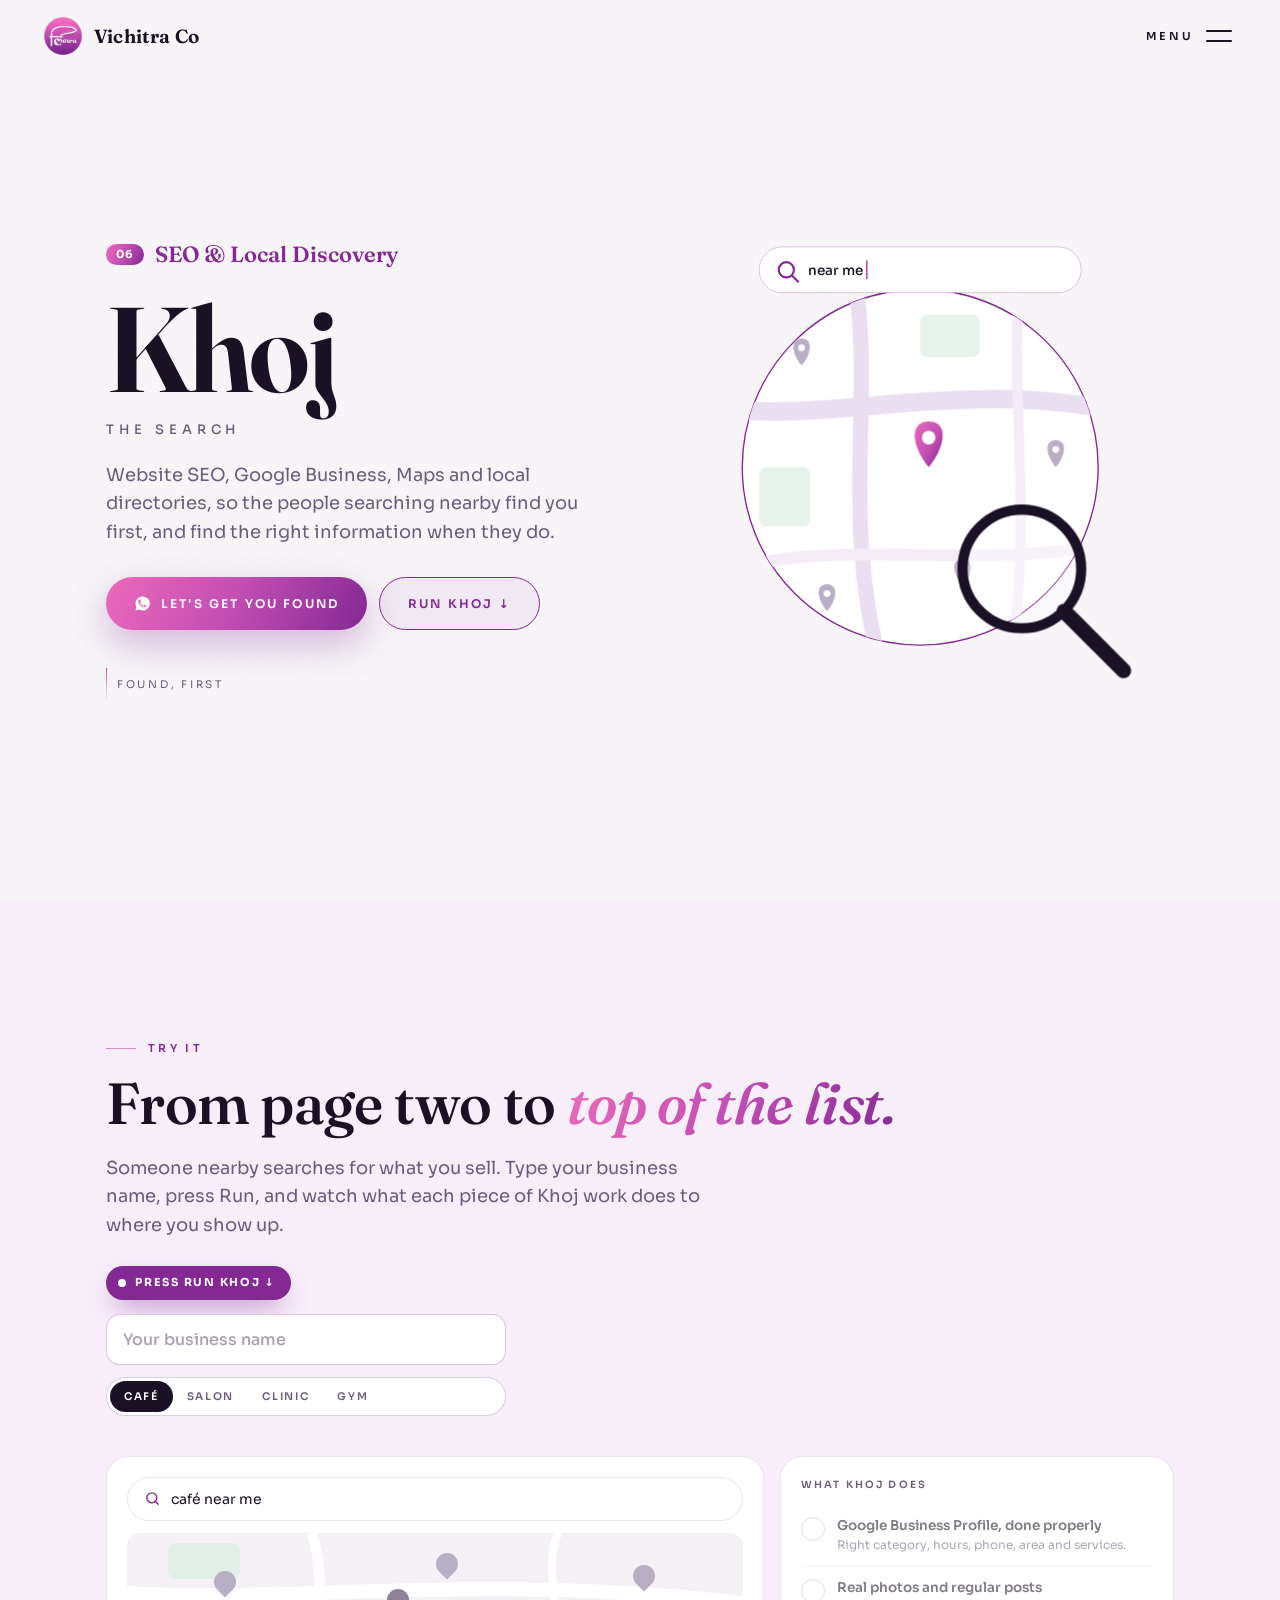
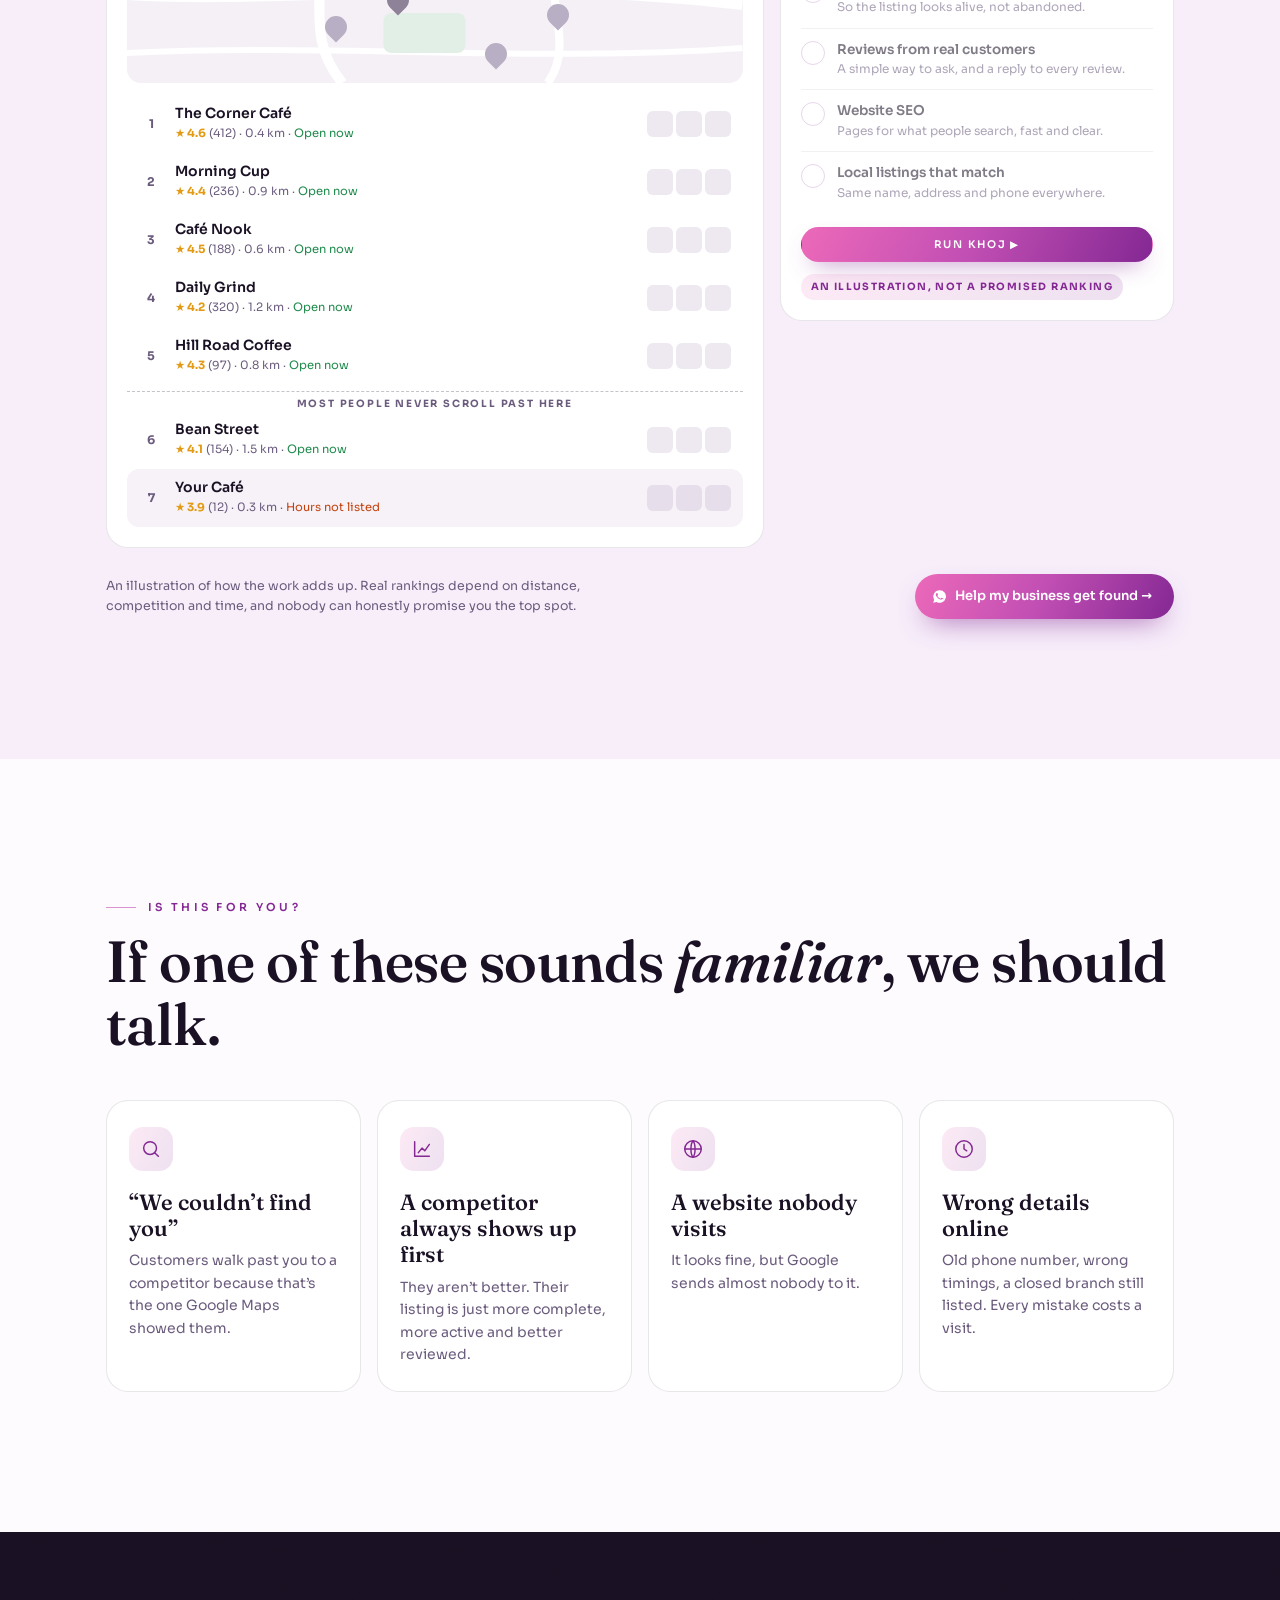
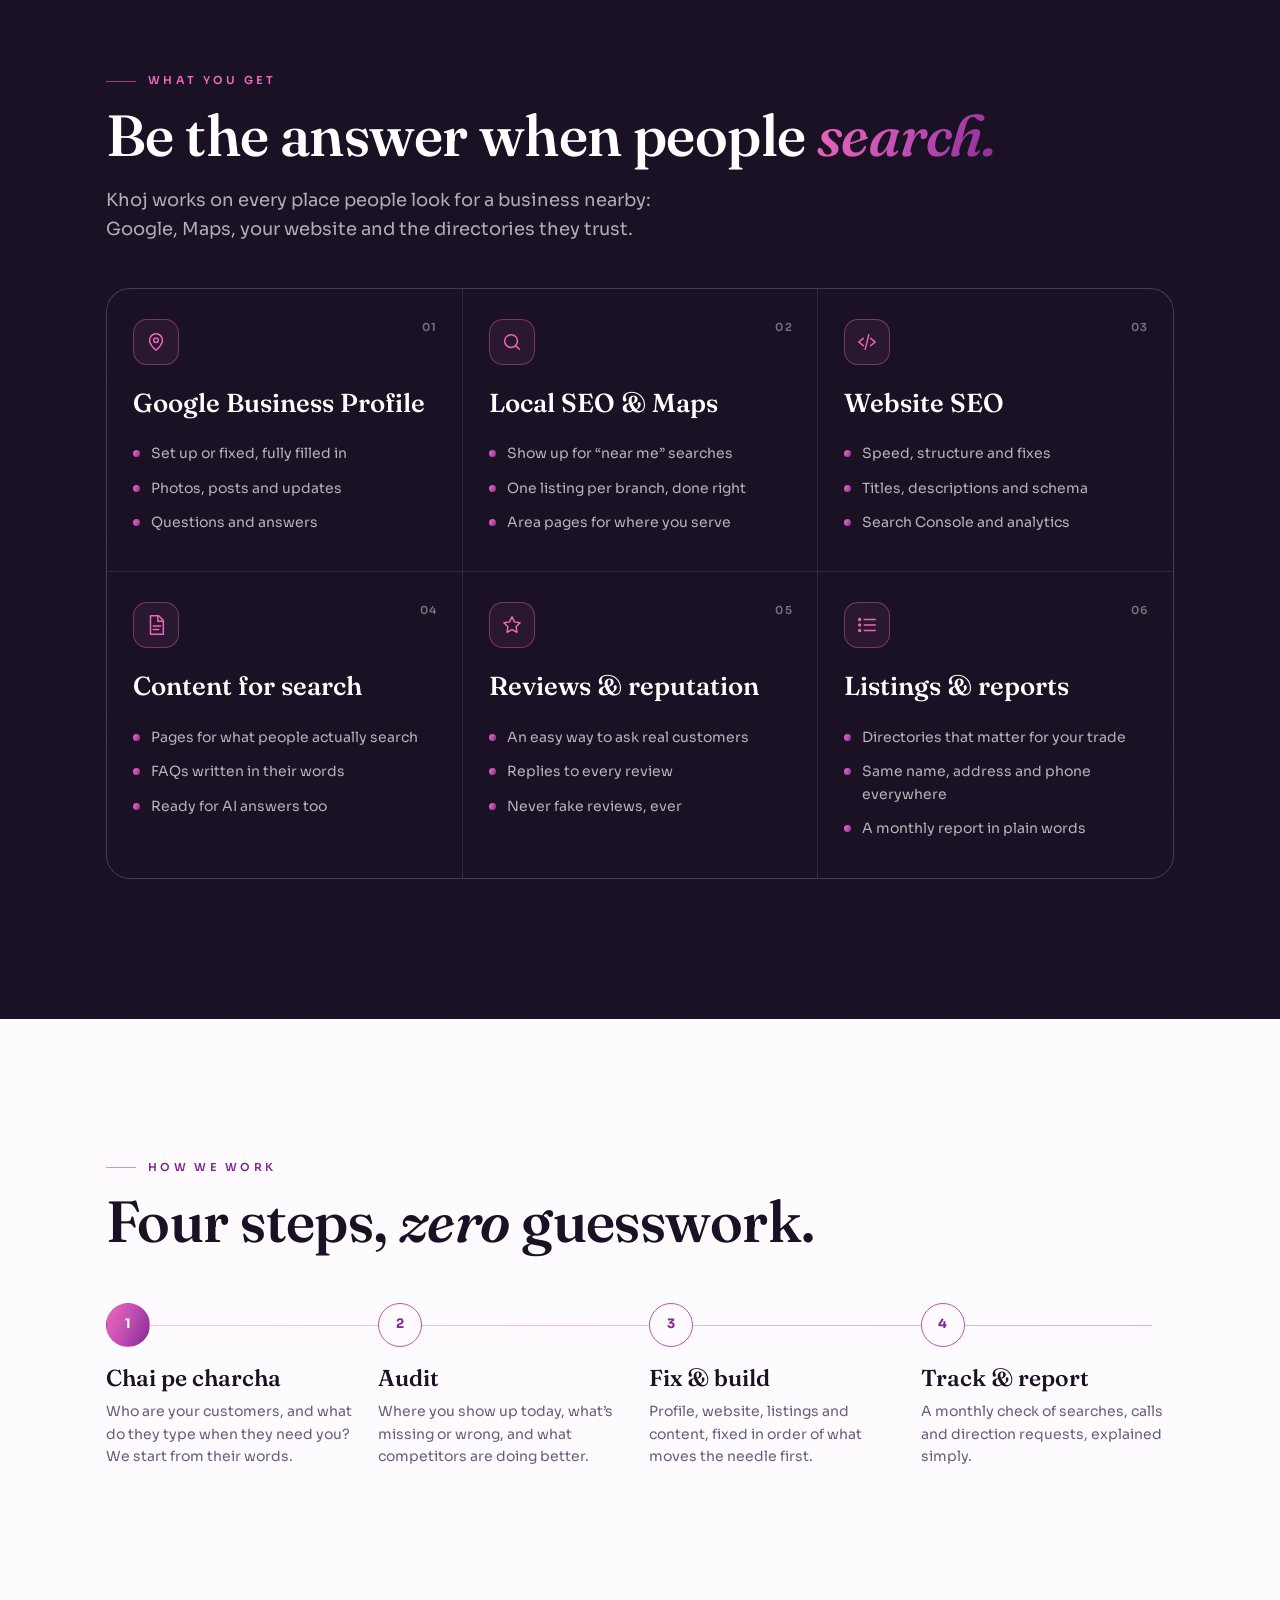
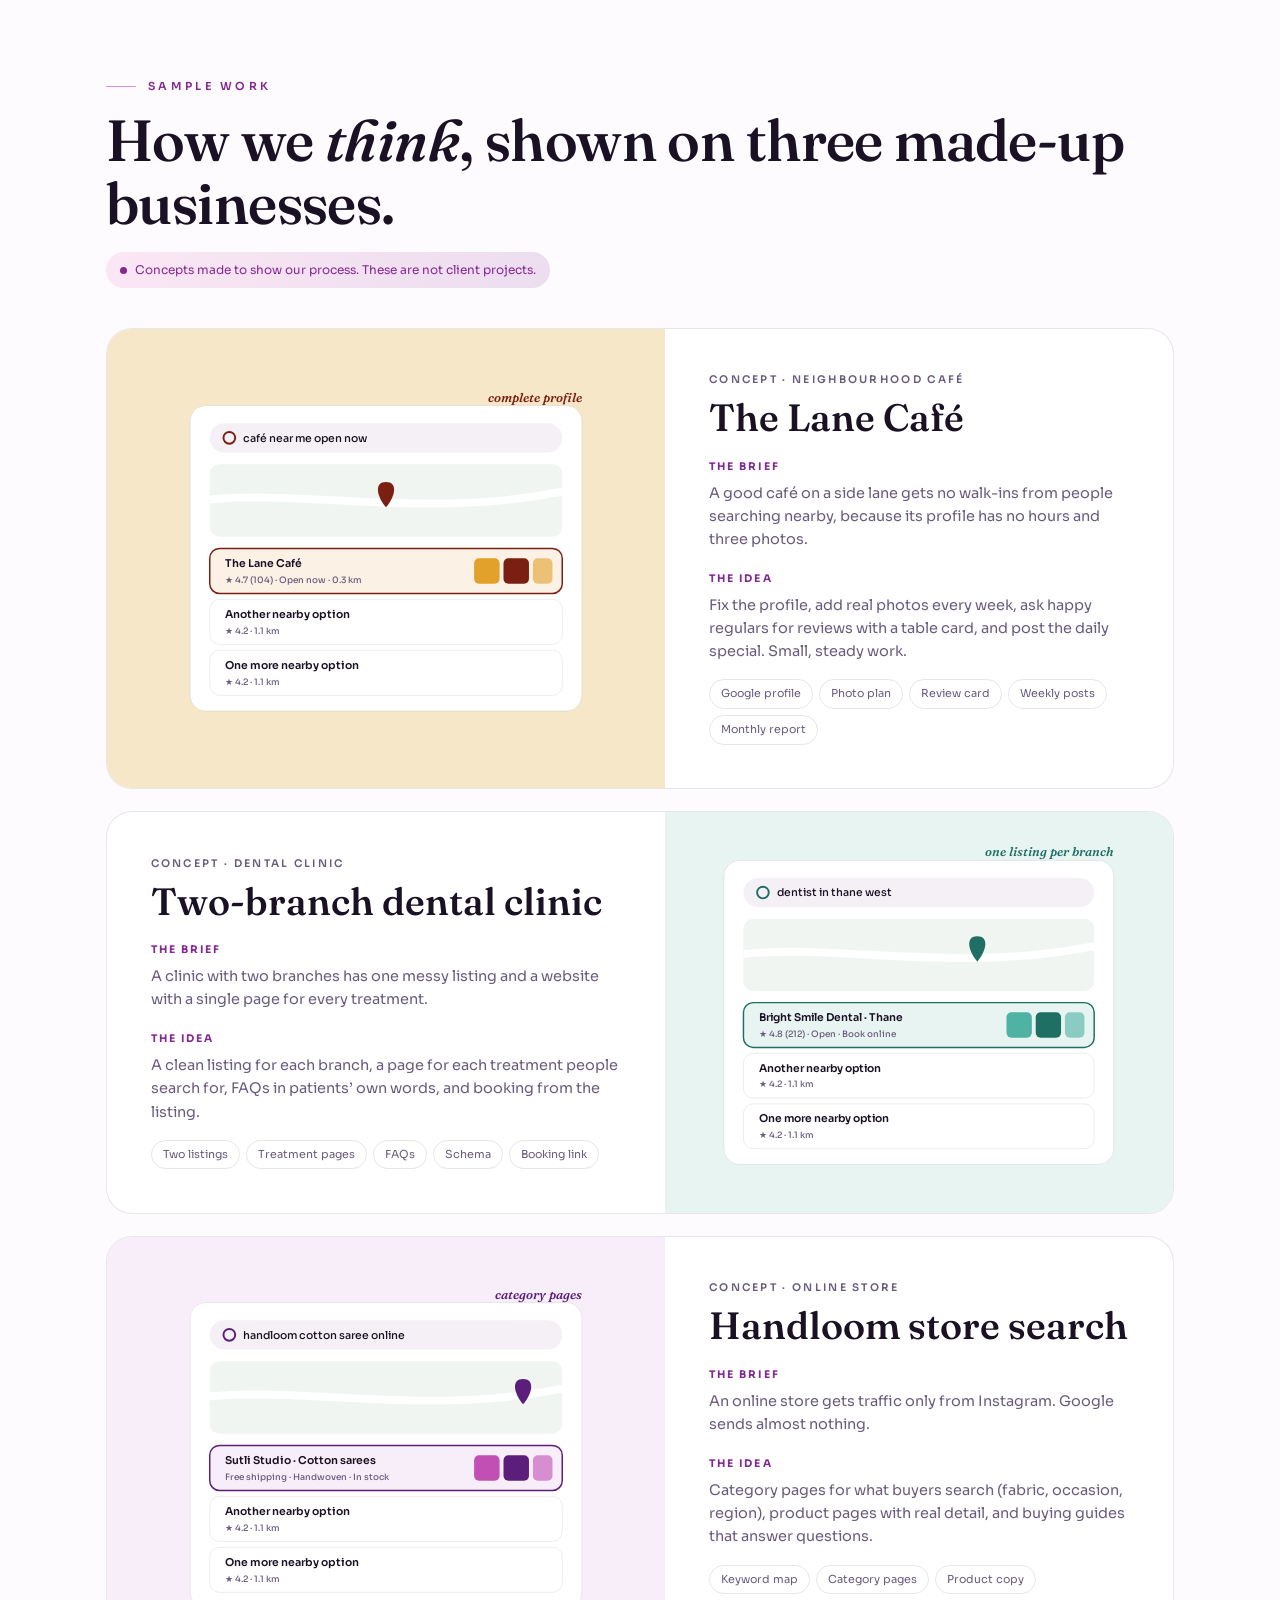
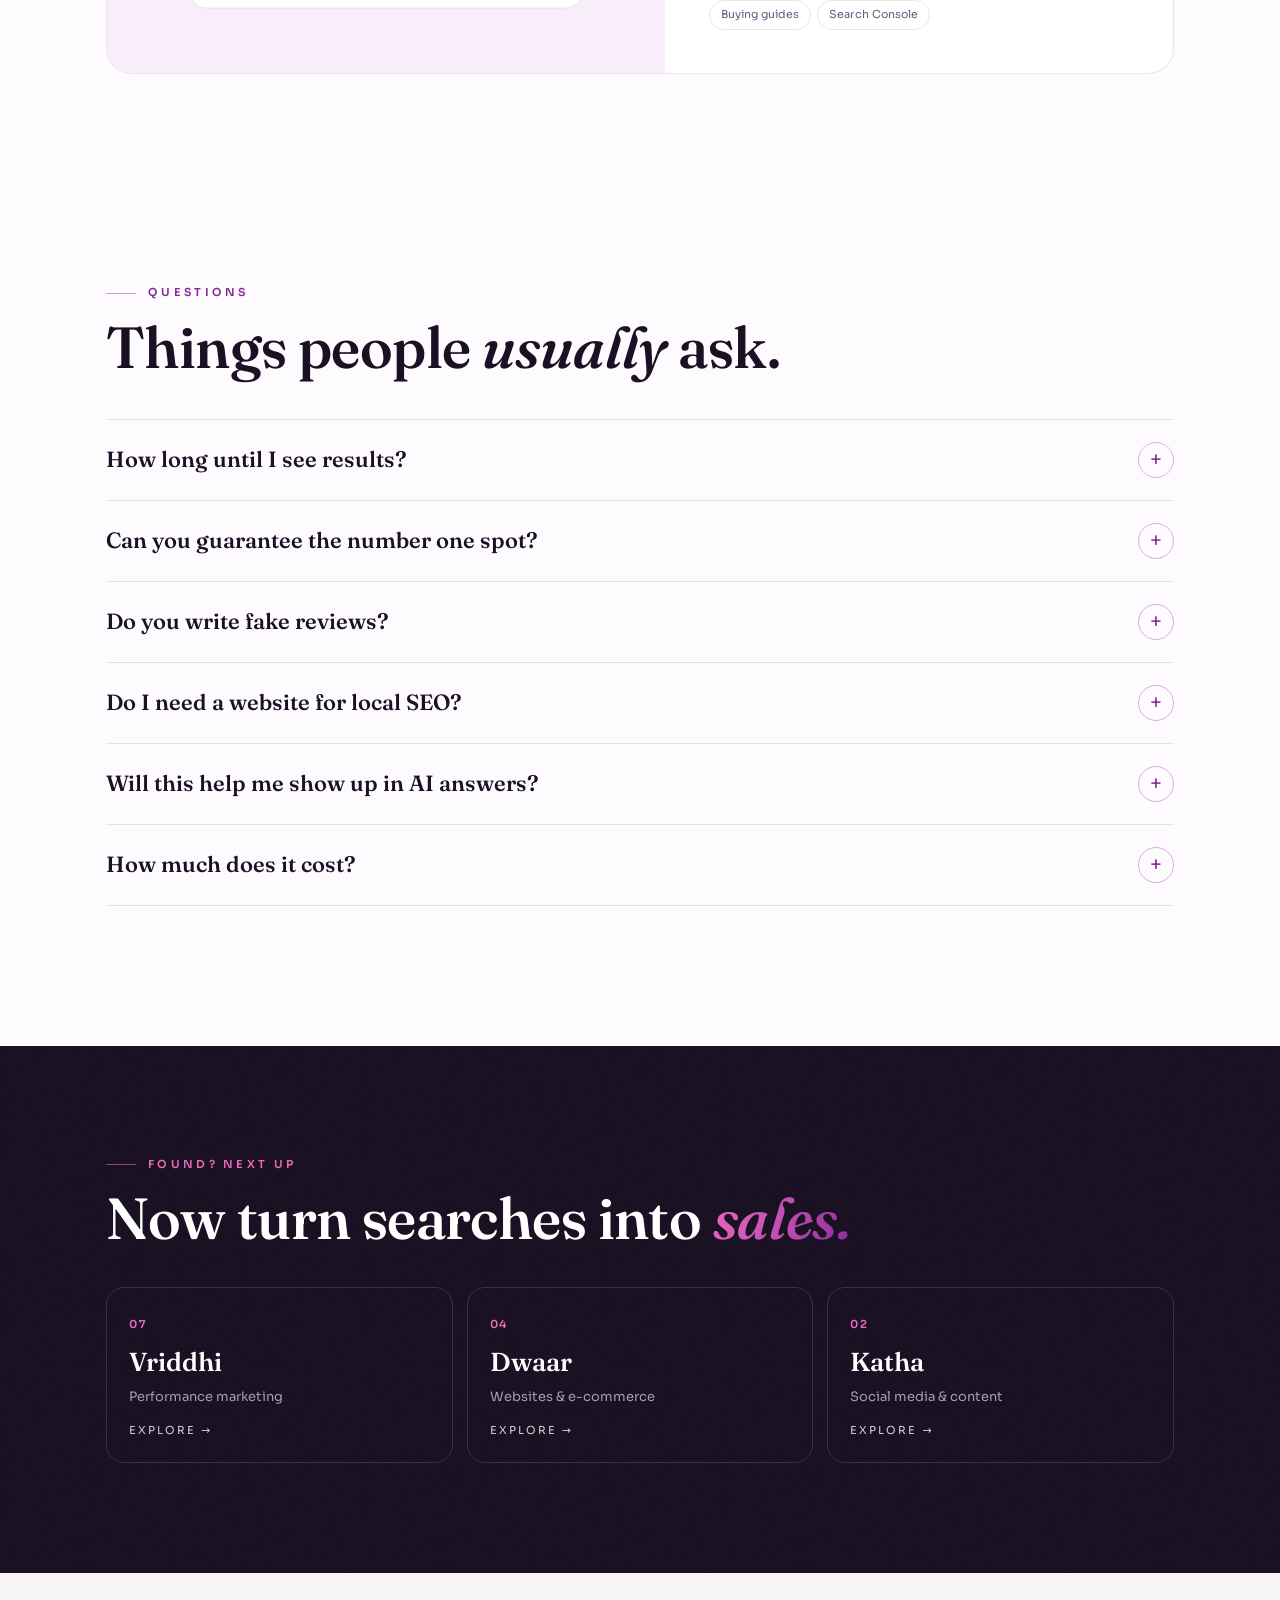
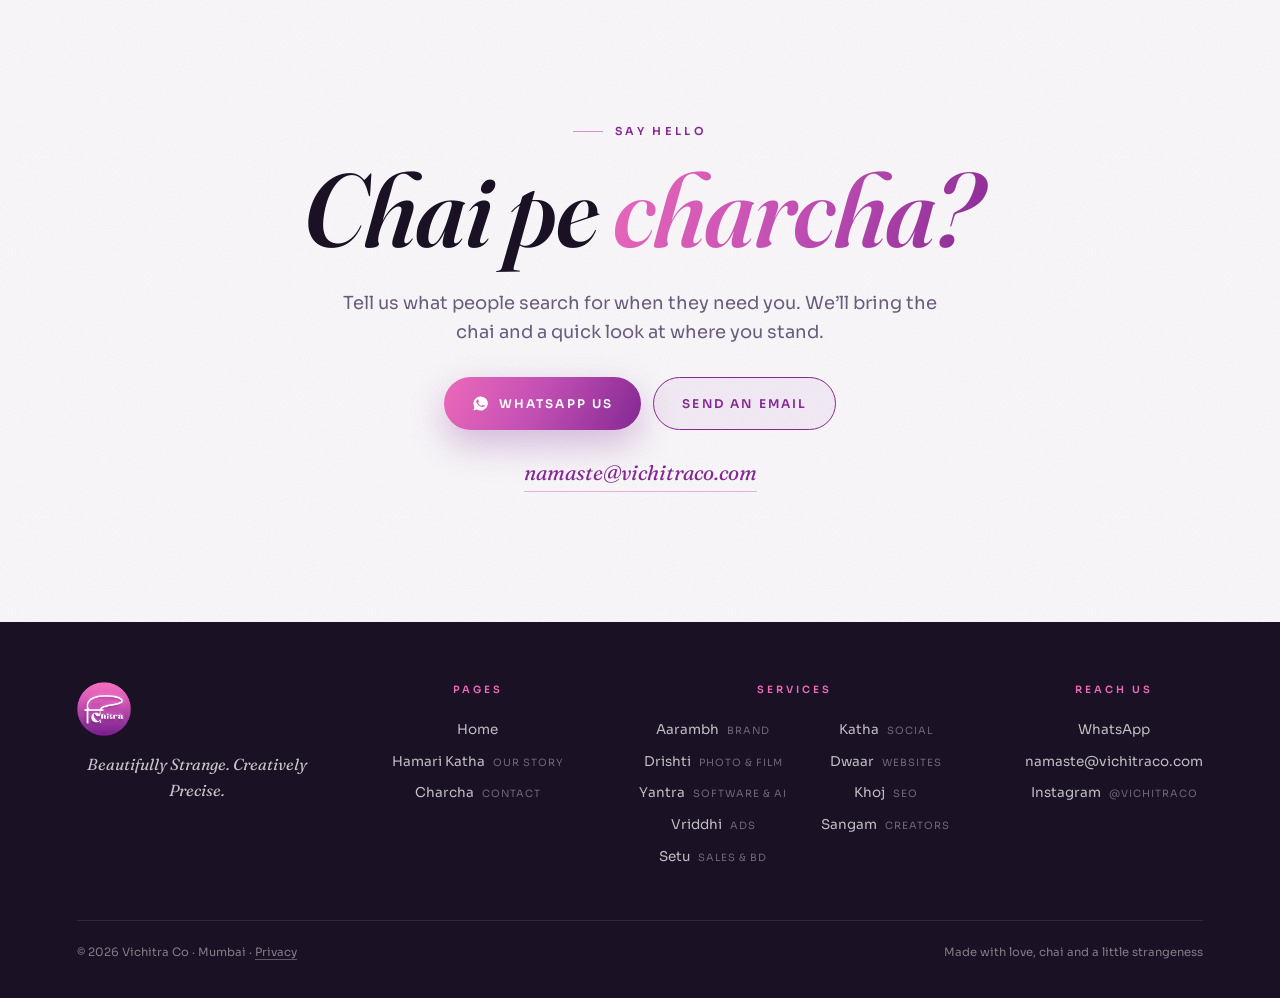
<file: services/khoj.html>
<!DOCTYPE html>
<html lang="en">
<head>
<!-- Google tag (GTM-TBXZS9WX) -->
<script async src="https://www.googletagmanager.com/gtm.js?id=GTM-TBXZS9WX"></script>
<script>
  window.dataLayer = window.dataLayer || [];
  function gtag(){dataLayer.push(arguments);}
  gtag('js', new Date());
</script>
<meta charset="UTF-8">
<meta name="viewport" content="width=device-width, initial-scale=1.0, viewport-fit=cover">
<meta name="color-scheme" content="only light"><!-- stops Samsung Internet / Chrome auto-dark repainting the site -->
<title>Khoj · SEO &amp; Local Discovery | Vichitra Co, Mumbai</title>
<meta name="description" content="Khoj is Vichitra Co's SEO service: Google Business Profile, Google Maps and local SEO, website SEO, search content, reviews and local listings, so people searching nearby find you first. Based in Mumbai.">
<link rel="canonical" href="https://vichitraco.com/services/khoj.html">
<meta property="og:type" content="website">
<meta property="og:title" content="Khoj · SEO & Local Discovery | Vichitra Co">
<meta property="og:description" content="Website SEO, Google Business, Maps and local directories, so the people searching nearby find you first.">
<meta property="og:url" content="https://vichitraco.com/services/khoj.html">
<meta property="og:image" content="https://vichitraco.com/assets/logo.png">
<meta name="theme-color" content="#FDFBFE">
<link rel="icon" type="image/png" href="../assets/favicon.png">
<link rel="preconnect" href="https://fonts.googleapis.com">
<link rel="preconnect" href="https://fonts.gstatic.com" crossorigin>
<link href="https://fonts.googleapis.com/css2?family=Fraunces:ital,opsz,wght@0,9..144,400;0,9..144,560;0,9..144,640;1,9..144,400;1,9..144,560&family=Rozha+One&family=Sora:wght@300;400;500;600;700&display=swap" rel="stylesheet">
<link rel="stylesheet" href="../assets/site.css">
<script type="application/ld+json">
{"@context":"https://schema.org","@graph":[{"@type":"Service","name":"Khoj · SEO & Local Discovery","serviceType":"Search engine optimisation and local SEO","description":"Google Business Profile optimisation, Google Maps and local SEO, website SEO, search content, review systems and local listings.","provider":{"@type":"Organization","name":"Vichitra Co","url":"https://vichitraco.com/","logo":"https://vichitraco.com/assets/logo.png","email":"namaste@vichitraco.com","address":{"@type":"PostalAddress","addressLocality":"Mumbai","addressCountry":"IN"}},"areaServed":"IN","url":"https://vichitraco.com/services/khoj.html"},{"@type":"FAQPage","mainEntity":[{"@type":"Question","name":"How long until I see results?","acceptedAnswer":{"@type":"Answer","text":"Profile fixes can show results fairly quickly. Search rankings build over months, not days. We report every month so you can see what’s moving."}},{"@type":"Question","name":"Can you guarantee the number one spot?","acceptedAnswer":{"@type":"Answer","text":"No, and nobody honestly can. Rankings depend on where the searcher is, what competitors do and many things only Google controls. We promise the right work, done consistently."}},{"@type":"Question","name":"Do you write fake reviews?","acceptedAnswer":{"@type":"Answer","text":"Never. Fake reviews can get a listing suspended. We help you ask real customers, at the right moment, in an easy way."}},{"@type":"Question","name":"Do I need a website for local SEO?","acceptedAnswer":{"@type":"Answer","text":"It helps a lot, but your Google profile comes first. If you need a site, our Dwaar team can build one that’s ready for search."}},{"@type":"Question","name":"Will this help me show up in AI answers?","acceptedAnswer":{"@type":"Answer","text":"Clear, consistent information about your business, on your site and your listings, makes it easier for AI search tools to describe you correctly."}},{"@type":"Question","name":"How much does it cost?","acceptedAnswer":{"@type":"Answer","text":"It depends on your locations and how much needs fixing. We quote after a short chat and a quick look at where you stand. Message us on WhatsApp."}}]}]}
</script>
<style>
.kj-ring{transform-origin:310px 300px;animation:kjRing 2.4s ease-out 1.8s infinite;opacity:0}
.kj-ring.r2{animation-delay:3s}
@keyframes kjRing{0%{opacity:.8;transform:scale(.6)}100%{opacity:0;transform:scale(3.2)}}
.kj-lens{animation:kjLens 6s ease-in-out infinite}
@keyframes kjLens{0%,100%{transform:translate(0,0)}50%{transform:translate(-30px,-20px)}}
.kj-caret{animation:kjBlink 1s steps(1) infinite}
@keyframes kjBlink{50%{opacity:0}}

.kh{display:grid;grid-template-columns:minmax(0,1.25fr) minmax(0,.75fr);gap:16px;align-items:start}
.kh-search{display:flex;align-items:center;gap:10px;border:1px solid var(--line);border-radius:99px;padding:10px 16px;font-size:14px;background:#fff}
.kh-search svg{width:17px;height:17px;fill:none;stroke:var(--plum);stroke-width:2;stroke-linecap:round;flex:0 0 auto}
.kh-search span{overflow:hidden;white-space:nowrap;text-overflow:ellipsis}
.kh-map{position:relative;height:150px;border-radius:14px;overflow:hidden;margin-top:12px;background:#F4F0F6}
.kh-map svg{position:absolute;inset:0;width:100%;height:100%}
.kh-pin{position:absolute;width:22px;height:22px;margin:-22px 0 0 -11px;border-radius:50% 50% 50% 0;transform:rotate(-45deg);background:#B9AFC4;transition:background .5s,transform .5s,width .5s,height .5s,margin .5s}
.kh-pin.me{background:#8E8299;z-index:2}
.kh-pin.me.up{background:var(--rose);width:30px;height:30px;margin:-30px 0 0 -15px;box-shadow:0 0 0 6px rgba(236,105,185,.2)}
.kh-list{position:relative;margin-top:12px}
.kh-row{position:absolute;left:0;right:0;height:58px;display:flex;align-items:center;gap:12px;padding:0 12px;border-radius:12px;transition:transform .8s cubic-bezier(.6,0,.2,1),background .5s,box-shadow .5s,opacity .5s;background:#fff}
.kh-row .rk{width:24px;font-size:12px;font-weight:700;color:var(--ink-soft);flex:0 0 auto;text-align:center}
.kh-row .nm{font-size:14px;font-weight:600;line-height:1.2;overflow:hidden;white-space:nowrap;text-overflow:ellipsis}
.kh-row .mt{font-size:11.5px;color:var(--ink-soft);margin-top:2px;white-space:nowrap;overflow:hidden;text-overflow:ellipsis}
.kh-row .mt b{color:#E39B16;font-weight:700}
.kh-row .mt .op{color:#1F8A4C}
.kh-row .mt .miss{color:#C2410C}
.kh-row .tx{min-width:0;flex:1}
.kh-row .ph{display:flex;gap:3px;flex:0 0 auto}
.kh-row .ph i{width:26px;height:26px;border-radius:6px;background:#EEE8F1}
.kh-row.me{background:#F6F2F8}
.kh-row.me.up{background:#fff;box-shadow:0 0 0 2px var(--rose),0 14px 30px -18px rgba(194,79,180,.8)}
.kh-row.me .ph i{background:#E6DEEA}
.kh-row.me.pics .ph i{background:linear-gradient(135deg,#F2B8DA,#C24FB4)}
.kh-row.me.pics .ph i:nth-child(2){background:linear-gradient(135deg,#F7D58B,#E2A12B)}
.kh-row.me.pics .ph i:nth-child(3){background:linear-gradient(135deg,#BFE3DC,#3C8577)}
.kh-fold{position:absolute;left:0;right:0;font-size:10px;letter-spacing:.18em;text-transform:uppercase;color:var(--ink-soft);font-weight:700;text-align:center;border-top:1px dashed rgba(26,17,36,.25);padding-top:4px}

.kh-steps{list-style:none;margin-top:12px}
.kh-steps li{display:flex;gap:12px;align-items:flex-start;padding:12px 0;border-bottom:1px solid var(--line);opacity:.55;transition:opacity .4s}
.kh-steps li:last-child{border-bottom:none}
.kh-steps li.done,.kh-steps li.now{opacity:1}
.kh-steps .ck{width:24px;height:24px;border-radius:50%;border:1.5px solid rgba(132,40,147,.35);flex:0 0 auto;display:flex;align-items:center;justify-content:center;transition:background .4s,border-color .4s}
.kh-steps .ck svg{width:13px;height:13px;fill:none;stroke:#fff;stroke-width:3;stroke-linecap:round;stroke-linejoin:round;opacity:0;transition:opacity .3s}
.kh-steps li.done .ck{background:var(--grad);border-color:transparent}
.kh-steps li.done .ck svg{opacity:1}
.kh-steps li.now .ck{border-color:var(--rose);box-shadow:0 0 0 4px rgba(236,105,185,.18)}
.kh-steps h4{font-size:13.5px;font-weight:600;line-height:1.3}
.kh-steps p{font-size:12px;color:var(--ink-soft);margin-top:2px;line-height:1.45}
.kh-go{display:flex;gap:8px;margin-top:14px;flex-wrap:wrap}
.kh-go .pill-btn.solid{flex:1}
.kh-side .ex-note{margin-top:12px}
@media(max-width:900px){
  .kh{grid-template-columns:1fr}
}
@media(max-width:760px){
  .kh-row{height:54px;gap:9px;padding:0 9px}
  .kh-row .ph{display:none}
  .kh-row .nm{font-size:13px}
  .kh-row .mt{font-size:11px}
  .kh-map{height:120px}
}
</style>
</head>
<body>

<div class="thread"></div>

<nav id="nav">
  <a class="nav-brand" href="../index.html" aria-label="Vichitra Co home">
    <img src="../assets/logo-192.png" alt="Vichitra Co logo">
    <span>Vichitra Co</span>
  </a>
  <button class="menu-btn" id="menuBtn" aria-label="Open menu" aria-expanded="false" aria-controls="overlay">
    <span id="menuTxt">Menu</span>
    <span class="lines"><i></i><i></i></span>
  </button>
</nav>

<div class="overlay" id="overlay">
  <p class="o-eyebrow">Vichitra Co · Mumbai</p>
  <div class="o-links">
    <a class="o-link" href="../index.html"><span class="num">01</span><h3>Aangan</h3><span class="ann">Home</span></a>
    <a class="o-link" href="../index.html#b9"><span class="num">02</span><h3>Hamari Katha</h3><span class="ann">Our Story</span></a>
    <a class="o-link" href="#charcha"><span class="num">03</span><h3>Charcha</h3><span class="ann">Contact</span></a>
  </div>
  <div class="o-sub">
    <a class="o-chip" href="aarambh.html"><b>Aarambh</b><small>Brand &amp; Identity</small></a>
    <a class="o-chip" href="katha.html"><b>Katha</b><small>Social Media</small></a>
    <a class="o-chip" href="drishti.html"><b>Drishti</b><small>Photo, Film &amp; AI</small></a>
    <a class="o-chip" href="dwaar.html"><b>Dwaar</b><small>Websites</small></a>
    <a class="o-chip" href="yantra.html"><b>Yantra</b><small>Software &amp; AI</small></a>
    <a class="o-chip here" href="khoj.html" aria-current="page"><b>Khoj</b><small>SEO</small></a>
    <a class="o-chip" href="vriddhi.html"><b>Vriddhi</b><small>Performance</small></a>
    <a class="o-chip" href="sangam.html"><b>Sangam</b><small>Creators</small></a>
    <a class="o-chip" href="setu.html"><b>Setu</b><small>Sales &amp; BD</small></a>
  </div>
</div>

<main>

<!-- ════════ HERO ════════ -->
<section class="hero grain">
  <div class="wrap">
    <div class="hero-copy">
      <p class="svc-t rv"><span class="sn">06</span>SEO &amp; Local Discovery</p>
      <h1 class="rv d1">Khoj<span class="ann">The Search</span></h1>
      <p class="lead rv d2">Website SEO, Google Business, Maps and local directories, so the people searching nearby find you first, and find the right information when they do.</p>
      <div class="btn-row rv d3">
        <a class="btn primary" id="ctaHero" href="https://wa.me/918898490531?text=Hi%20Vichitra%20Co%2C%20I%27d%20like%20help%20getting%20my%20business%20found%20on%20Google%20and%20Maps." target="_blank" rel="noopener">
          <svg viewBox="0 0 24 24" fill="currentColor" aria-hidden="true"><path d="M12 2a10 10 0 0 0-8.6 15L2 22l5.2-1.4A10 10 0 1 0 12 2zm5.1 13.7c-.2.6-1.2 1.1-1.7 1.2-.4 0-1 .2-3.4-.7-2.8-1.2-4.6-4-4.8-4.2-.1-.2-1.1-1.5-1.1-2.9s.7-2 1-2.3c.2-.3.5-.3.7-.3h.5c.2 0 .4 0 .6.5l.8 2c.1.2.1.4 0 .6l-.4.6-.5.5c-.2.2-.3.3-.1.6.2.4.9 1.5 1.9 2.4 1.3 1.2 2.4 1.5 2.8 1.7.3.2.5.1.7-.1l1-1.2c.2-.3.4-.2.7-.1l2 1c.3.1.5.2.6.3 0 .1 0 .8-.3 1.4z"/></svg>
          Let's get you found
        </a>
        <a class="btn ghost" href="#demo">Run Khoj ↓</a>
      </div>
      <p class="scroll-cue rv d4">Found, first</p>
    </div>
    <div class="hero-art" aria-hidden="true">
<svg viewBox="0 0 600 600">
        <defs><linearGradient id="kjG" x1="0" y1="0" x2="1" y2="1"><stop offset="0" stop-color="#EC69B9"/><stop offset=".55" stop-color="#C24FB4"/><stop offset="1" stop-color="#842893"/></linearGradient>
          <clipPath id="kjC"><circle cx="300" cy="300" r="210"/></clipPath></defs>
        <circle class="draw" pathLength="1" cx="300" cy="300" r="210" fill="#fff" stroke="#842893" stroke-width="1.6"/>
        <g clip-path="url(#kjC)" class="fade" style="animation-delay:.4s">
          <path d="M 60 230 C 200 250 360 190 560 240" stroke="#EADFF0" stroke-width="22" fill="none"/>
          <path d="M 220 60 C 250 220 200 360 260 560" stroke="#EADFF0" stroke-width="18" fill="none"/>
          <path d="M 80 420 C 220 380 400 430 560 380" stroke="#F3ECF6" stroke-width="14" fill="none"/>
          <path d="M 420 60 C 400 200 440 380 400 560" stroke="#F3ECF6" stroke-width="12" fill="none"/>
          <rect x="300" y="120" width="70" height="50" rx="8" fill="#E6F2EA"/><rect x="110" y="300" width="60" height="70" rx="8" fill="#E6F2EA"/>
          <g class="popin" style="animation-delay:0.8s;transform-origin:160px 180px"><path d="M 160 180 c -12 -14 -14 -32 0 -32 s 12 18 0 32 z" fill="#B9AFC4"/><circle cx="160" cy="159" r="4" fill="#fff"/></g><g class="popin" style="animation-delay:0.92s;transform-origin:460px 300px"><path d="M 460 300 c -12 -14 -14 -32 0 -32 s 12 18 0 32 z" fill="#B9AFC4"/><circle cx="460" cy="279" r="4" fill="#fff"/></g><g class="popin" style="animation-delay:1.04s;transform-origin:350px 440px"><path d="M 350 440 c -12 -14 -14 -32 0 -32 s 12 18 0 32 z" fill="#B9AFC4"/><circle cx="350" cy="419" r="4" fill="#fff"/></g><g class="popin" style="animation-delay:1.1600000000000001s;transform-origin:190px 470px"><path d="M 190 470 c -12 -14 -14 -32 0 -32 s 12 18 0 32 z" fill="#B9AFC4"/><circle cx="190" cy="449" r="4" fill="#fff"/></g><g class="popin" style="animation-delay:1.28s;transform-origin:470px 170px"><path d="M 470 170 c -12 -14 -14 -32 0 -32 s 12 18 0 32 z" fill="#B9AFC4"/><circle cx="470" cy="149" r="4" fill="#fff"/></g>
        </g>
        <circle class="kj-ring" cx="310" cy="300" r="20" fill="none" stroke="#EC69B9" stroke-width="2"/>
        <circle class="kj-ring r2" cx="310" cy="300" r="20" fill="none" stroke="#EC69B9" stroke-width="2"/>
        <g class="popin" style="animation-delay:1.5s;transform-origin:310px 300px"><path d="M 310 300 c -20 -24 -24 -54 0 -54 s 20 30 0 54 z" fill="url(#kjG)"/><circle cx="310" cy="265" r="8" fill="#fff"/></g>
        <g class="kj-lens"><circle cx="420" cy="420" r="70" fill="rgba(255,255,255,.35)" stroke="#1A1124" stroke-width="12"/><path d="M 470 470 L 540 540" stroke="#1A1124" stroke-width="18" stroke-linecap="round"/></g>
        <g class="fade" style="animation-delay:.2s"><rect x="110" y="40" width="380" height="54" rx="27" fill="#fff" stroke="rgba(132,40,147,.3)"/><circle cx="142" cy="67" r="9" fill="none" stroke="#842893" stroke-width="2.5"/><path d="M 149 74 l 7 7" stroke="#842893" stroke-width="2.5" stroke-linecap="round"/>
          <text x="168" y="73" style="font:500 16px Sora,sans-serif;fill:#1A1124">near me</text><rect class="kj-caret" x="236" y="56" width="2" height="22" fill="#C24FB4"/></g>
      </svg>
    </div>
  </div>
</section>

<!-- ════════ TRY IT ════════ -->
<section class="sec demo-sec" id="demo">
  <div class="wrap">
<div class="demo-head">
      <div>
        <p class="eyebrow rv">Try it</p>
        <h2 class="h-sec rv d1">From page two to <em class="grad-text">top of the list.</em></h2>
        <p class="lead rv d2">Someone nearby searches for what you sell. Type your business name, press Run, and watch what each piece of Khoj work does to where you show up.</p>
      </div>
      <div class="demo-ctrl rv d2">
        <span class="hint" aria-hidden="true">Press Run Khoj ↓</span>
        <input class="field" id="jName" type="text" maxlength="22" autocomplete="off" autocapitalize="words" spellcheck="false" enterkeyhint="done" placeholder="Your business name" aria-label="Your business name">
        <div class="seg" role="group" aria-label="Kind of business" id="jBiz">
          <button type="button" data-b="cafe" class="on" aria-pressed="true">Café</button><button type="button" data-b="salon" aria-pressed="false">Salon</button><button type="button" data-b="clinic" aria-pressed="false">Clinic</button><button type="button" data-b="gym" aria-pressed="false">Gym</button>
        </div>
      </div>
    </div>

    <div class="demo-board kh rv">
      <div class="panel">
        <div class="kh-search"><svg viewBox="0 0 24 24"><circle cx="11" cy="11" r="7"/><path d="M20 20l-4-4"/></svg><span id="jQuery">café near me</span></div>
        <div class="kh-map" id="jMap">
          <svg viewBox="0 0 600 150" preserveAspectRatio="none" aria-hidden="true"><path d="M 0 60 C 150 70 350 40 600 70" stroke="#fff" stroke-width="14" fill="none"/><path d="M 180 0 C 200 60 170 100 210 150" stroke="#fff" stroke-width="10" fill="none"/><path d="M 420 0 C 400 50 440 110 410 150" stroke="#fff" stroke-width="8" fill="none"/><path d="M 0 120 C 200 110 400 130 600 115" stroke="#fff" stroke-width="6" fill="none"/><rect x="250" y="80" width="80" height="40" rx="8" fill="#E2EFE6"/><rect x="40" y="10" width="70" height="36" rx="8" fill="#E2EFE6"/></svg>
        </div>
        <div class="kh-list" id="jList" aria-live="polite"></div>
      </div>
      <div class="panel kh-side">
        <span class="lbl">What Khoj does</span>
        <ol class="kh-steps" id="jSteps">
          <li><span class="ck"><svg viewBox="0 0 24 24"><path d="M5 12l5 5 9-10"/></svg></span><div><h4>Google Business Profile, done properly</h4><p>Right category, hours, phone, area and services.</p></div></li>
          <li><span class="ck"><svg viewBox="0 0 24 24"><path d="M5 12l5 5 9-10"/></svg></span><div><h4>Real photos and regular posts</h4><p>So the listing looks alive, not abandoned.</p></div></li>
          <li><span class="ck"><svg viewBox="0 0 24 24"><path d="M5 12l5 5 9-10"/></svg></span><div><h4>Reviews from real customers</h4><p>A simple way to ask, and a reply to every review.</p></div></li>
          <li><span class="ck"><svg viewBox="0 0 24 24"><path d="M5 12l5 5 9-10"/></svg></span><div><h4>Website SEO</h4><p>Pages for what people search, fast and clear.</p></div></li>
          <li><span class="ck"><svg viewBox="0 0 24 24"><path d="M5 12l5 5 9-10"/></svg></span><div><h4>Local listings that match</h4><p>Same name, address and phone everywhere.</p></div></li>
        </ol>
        <div class="kh-go"><button type="button" class="pill-btn solid" id="jRun">Run Khoj ▶</button><button type="button" class="pill-btn" id="jReset" hidden>Reset</button></div>
        <span class="ex-note">An illustration, not a promised ranking</span>
      </div>
    </div>
    <div class="demo-foot rv">
      <p>An illustration of how the work adds up. Real rankings depend on distance, competition and time, and nobody can honestly promise you the top spot.</p>
      <a class="wa-cta" id="ctaDemo" href="https://wa.me/918898490531?text=Hi%20Vichitra%20Co%2C%20I%27d%20like%20help%20getting%20my%20business%20found%20on%20Google%20and%20Maps.%20(Found%20you%20on%20the%20Khoj%20page.)" target="_blank" rel="noopener">
        <svg viewBox="0 0 24 24" aria-hidden="true"><path d="M12 2a10 10 0 0 0-8.6 15L2 22l5.2-1.4A10 10 0 1 0 12 2zm5.1 13.7c-.2.6-1.2 1.1-1.7 1.2-.4 0-1 .2-3.4-.7-2.8-1.2-4.6-4-4.8-4.2-.1-.2-1.1-1.5-1.1-2.9s.7-2 1-2.3c.2-.3.5-.3.7-.3h.5c.2 0 .4 0 .6.5l.8 2c.1.2.1.4 0 .6l-.4.6-.5.5c-.2.2-.3.3-.1.6.2.4.9 1.5 1.9 2.4 1.3 1.2 2.4 1.5 2.8 1.7.3.2.5.1.7-.1l1-1.2c.2-.3.4-.2.7-.1l2 1c.3.1.5.2.6.3 0 .1 0 .8-.3 1.4z"/></svg>
        <span>Help my business get found →</span>
      </a>
    </div>
  </div>
</section>

<!-- ════════ IS THIS FOR YOU ════════ -->
<section class="sec">
  <div class="wrap">
    <p class="eyebrow rv">Is this for you?</p>
    <h2 class="h-sec rv d1">If one of these sounds <em>familiar</em>, we should talk.</h2>
    <div class="who-grid">
      <article class="who rv">
        <div class="ic"><svg viewBox="0 0 24 24"><circle cx="11" cy="11" r="7"/><path d="M20 20l-4-4"/></svg></div>
        <h3>“We couldn’t find you”</h3>
        <p>Customers walk past you to a competitor because that’s the one Google Maps showed them.</p>
      </article>
      <article class="who rv d1">
        <div class="ic"><svg viewBox="0 0 24 24"><path d="M4 20V4M4 20h16"/><path d="M8 16l4-5 3 3 5-7"/></svg></div>
        <h3>A competitor always shows up first</h3>
        <p>They aren’t better. Their listing is just more complete, more active and better reviewed.</p>
      </article>
      <article class="who rv d2">
        <div class="ic"><svg viewBox="0 0 24 24"><circle cx="12" cy="12" r="9"/><path d="M3 12h18M12 3c3 3.5 3 14.5 0 18M12 3c-3 3.5-3 14.5 0 18"/></svg></div>
        <h3>A website nobody visits</h3>
        <p>It looks fine, but Google sends almost nobody to it.</p>
      </article>
      <article class="who rv d3">
        <div class="ic"><svg viewBox="0 0 24 24"><circle cx="12" cy="12" r="9"/><path d="M12 7v5l3 2"/></svg></div>
        <h3>Wrong details online</h3>
        <p>Old phone number, wrong timings, a closed branch still listed. Every mistake costs a visit.</p>
      </article>
    </div>
  </div>
</section>

<!-- ════════ WHAT YOU GET ════════ -->
<section class="sec dark grain">
  <div class="wrap">
    <p class="eyebrow rv">What you get</p>
    <h2 class="h-sec rv d1">Be the answer when people <em class="grad-text">search.</em></h2>
    <p class="lead rv d2">Khoj works on every place people look for a business nearby: Google, Maps, your website and the directories they trust.</p>
    <div class="get-grid rv">
      <div class="get"><div class="gi"><svg viewBox="0 0 24 24"><path d="M12 21s-7-6.2-7-11a7 7 0 0 1 14 0c0 4.8-7 11-7 11z"/><circle cx="12" cy="10" r="2.5"/></svg></div><span class="no">01</span>
        <h3>Google Business Profile</h3><ul><li>Set up or fixed, fully filled in</li><li>Photos, posts and updates</li><li>Questions and answers</li></ul></div>
      <div class="get"><div class="gi"><svg viewBox="0 0 24 24"><circle cx="11" cy="11" r="7"/><path d="M20 20l-4-4"/></svg></div><span class="no">02</span>
        <h3>Local SEO & Maps</h3><ul><li>Show up for “near me” searches</li><li>One listing per branch, done right</li><li>Area pages for where you serve</li></ul></div>
      <div class="get"><div class="gi"><svg viewBox="0 0 24 24"><path d="M8 8l-5 4 5 4M16 8l5 4-5 4M14 4l-4 16"/></svg></div><span class="no">03</span>
        <h3>Website SEO</h3><ul><li>Speed, structure and fixes</li><li>Titles, descriptions and schema</li><li>Search Console and analytics</li></ul></div>
      <div class="get"><div class="gi"><svg viewBox="0 0 24 24"><path d="M6 2h9l5 5v15H6z"/><path d="M14 2v6h6M9 13h8M9 17h6"/></svg></div><span class="no">04</span>
        <h3>Content for search</h3><ul><li>Pages for what people actually search</li><li>FAQs written in their words</li><li>Ready for AI answers too</li></ul></div>
      <div class="get"><div class="gi"><svg viewBox="0 0 24 24"><path d="M12 3l2.7 5.6 6.1.9-4.4 4.3 1 6.1L12 17l-5.4 2.9 1-6.1L3.2 9.5l6.1-.9z"/></svg></div><span class="no">05</span>
        <h3>Reviews & reputation</h3><ul><li>An easy way to ask real customers</li><li>Replies to every review</li><li>Never fake reviews, ever</li></ul></div>
      <div class="get"><div class="gi"><svg viewBox="0 0 24 24"><path d="M9 6h12M9 12h12M9 18h12"/><circle cx="4" cy="6" r="1"/><circle cx="4" cy="12" r="1"/><circle cx="4" cy="18" r="1"/></svg></div><span class="no">06</span>
        <h3>Listings & reports</h3><ul><li>Directories that matter for your trade</li><li>Same name, address and phone everywhere</li><li>A monthly report in plain words</li></ul></div>
    </div>
  </div>
</section>

<!-- ════════ HOW WE WORK ════════ -->
<section class="sec">
  <div class="wrap">
    <p class="eyebrow rv">How we work</p>
    <h2 class="h-sec rv d1">Four steps, <em>zero</em> guesswork.</h2>
    <div class="steps">
      <div class="step rv"><div class="dot">1</div><h3>Chai pe charcha</h3><p>Who are your customers, and what do they type when they need you? We start from their words.</p></div>
      <div class="step rv d1"><div class="dot">2</div><h3>Audit</h3><p>Where you show up today, what’s missing or wrong, and what competitors are doing better.</p></div>
      <div class="step rv d2"><div class="dot">3</div><h3>Fix & build</h3><p>Profile, website, listings and content, fixed in order of what moves the needle first.</p></div>
      <div class="step rv d3"><div class="dot">4</div><h3>Track & report</h3><p>A monthly check of searches, calls and direction requests, explained simply.</p></div>
    </div>
  </div>
</section>

<!-- ════════ SAMPLE WORK ════════ -->
<section class="sec tight" id="work">
  <div class="wrap">
    <p class="eyebrow rv">Sample work</p>
    <h2 class="h-sec rv d1">How we <em>think</em>, shown on three made-up businesses.</h2>
    <span class="concept-note rv d2">Concepts made to show our process. These are not client projects.</span>
    <div class="cases">

      <article class="case rv">
        <div class="art" style="background:#F6E7C8">
<svg viewBox="0 0 480 360" aria-hidden="true">
            <rect x="40" y="24" width="400" height="312" rx="16" fill="#fff" stroke="rgba(26,17,36,.08)"/>
            <rect x="60" y="42" width="360" height="30" rx="15" fill="#F4F0F6"/><circle cx="80" cy="57" r="6" fill="none" stroke="#7A1F12" stroke-width="2"/>
            <text x="94" y="61" style="font:500 11px Sora,sans-serif;fill:#1A1124">café near me open now</text>
            <rect x="60" y="84" width="360" height="74" rx="10" fill="#F1F5F2"/>
            <path d="M 60 120 C 160 110 280 140 420 112" stroke="#fff" stroke-width="8" fill="none"/>
            <path d="M 240 128 c -10 -12 -12 -26 0 -26 s 10 14 0 26 z" fill="#7A1F12"/>
            <rect x="60" y="170" width="360" height="46" rx="10" fill="#FBF1E4" stroke="#7A1F12" stroke-width="1.5"/>
            <text x="76" y="189" style="font:600 11px Sora,sans-serif;fill:#1A1124">The Lane Café</text>
            <text x="76" y="205" style="font:500 9px Sora,sans-serif;fill:#6B5C7E">★ 4.7 (104) · Open now · 0.3 km</text>
            <rect x="330" y="180" width="26" height="26" rx="5" fill="#E2A12B"/><rect x="360" y="180" width="26" height="26" rx="5" fill="#7A1F12"/><rect x="390" y="180" width="20" height="26" rx="5" fill="#E2A12B" opacity=".6"/><rect x="60" y="222" width="360" height="46" rx="10" fill="#fff" stroke="rgba(26,17,36,.08)" stroke-width="1"/>
            <text x="76" y="241" style="font:600 11px Sora,sans-serif;fill:#1A1124">Another nearby option</text>
            <text x="76" y="257" style="font:500 9px Sora,sans-serif;fill:#6B5C7E">★ 4.2 · 1.1 km</text>
            <rect x="60" y="274" width="360" height="46" rx="10" fill="#fff" stroke="rgba(26,17,36,.08)" stroke-width="1"/>
            <text x="76" y="293" style="font:600 11px Sora,sans-serif;fill:#1A1124">One more nearby option</text>
            <text x="76" y="309" style="font:500 9px Sora,sans-serif;fill:#6B5C7E">★ 4.2 · 1.1 km</text>
            
            <text x="440" y="20" text-anchor="end" style="font:italic 560 13px Fraunces,Georgia,serif;fill:#7A1F12">complete profile</text>
          </svg>
        </div>
        <div class="info">
          <span class="kind">Concept · Neighbourhood café</span>
          <h3>The Lane Café</h3>
          <h4>The brief</h4><p>A good café on a side lane gets no walk-ins from people searching nearby, because its profile has no hours and three photos.</p>
          <h4>The idea</h4><p>Fix the profile, add real photos every week, ask happy regulars for reviews with a table card, and post the daily special. Small, steady work.</p>
          <div class="made"><span>Google profile</span><span>Photo plan</span><span>Review card</span><span>Weekly posts</span><span>Monthly report</span></div>
        </div>
      </article>

      <article class="case rv">
        <div class="art" style="background:#E8F4F1">
<svg viewBox="0 0 480 360" aria-hidden="true">
            <rect x="40" y="24" width="400" height="312" rx="16" fill="#fff" stroke="rgba(26,17,36,.08)"/>
            <rect x="60" y="42" width="360" height="30" rx="15" fill="#F4F0F6"/><circle cx="80" cy="57" r="6" fill="none" stroke="#1F6F64" stroke-width="2"/>
            <text x="94" y="61" style="font:500 11px Sora,sans-serif;fill:#1A1124">dentist in thane west</text>
            <rect x="60" y="84" width="360" height="74" rx="10" fill="#F1F5F2"/>
            <path d="M 60 120 C 160 110 280 140 420 112" stroke="#fff" stroke-width="8" fill="none"/>
            <path d="M 300 128 c -10 -12 -12 -26 0 -26 s 10 14 0 26 z" fill="#1F6F64"/>
            <rect x="60" y="170" width="360" height="46" rx="10" fill="#E8F4F1" stroke="#1F6F64" stroke-width="1.5"/>
            <text x="76" y="189" style="font:600 11px Sora,sans-serif;fill:#1A1124">Bright Smile Dental · Thane</text>
            <text x="76" y="205" style="font:500 9px Sora,sans-serif;fill:#6B5C7E">★ 4.8 (212) · Open · Book online</text>
            <rect x="330" y="180" width="26" height="26" rx="5" fill="#4FB3A3"/><rect x="360" y="180" width="26" height="26" rx="5" fill="#1F6F64"/><rect x="390" y="180" width="20" height="26" rx="5" fill="#4FB3A3" opacity=".6"/><rect x="60" y="222" width="360" height="46" rx="10" fill="#fff" stroke="rgba(26,17,36,.08)" stroke-width="1"/>
            <text x="76" y="241" style="font:600 11px Sora,sans-serif;fill:#1A1124">Another nearby option</text>
            <text x="76" y="257" style="font:500 9px Sora,sans-serif;fill:#6B5C7E">★ 4.2 · 1.1 km</text>
            <rect x="60" y="274" width="360" height="46" rx="10" fill="#fff" stroke="rgba(26,17,36,.08)" stroke-width="1"/>
            <text x="76" y="293" style="font:600 11px Sora,sans-serif;fill:#1A1124">One more nearby option</text>
            <text x="76" y="309" style="font:500 9px Sora,sans-serif;fill:#6B5C7E">★ 4.2 · 1.1 km</text>
            
            <text x="440" y="20" text-anchor="end" style="font:italic 560 13px Fraunces,Georgia,serif;fill:#1F6F64">one listing per branch</text>
          </svg>
        </div>
        <div class="info">
          <span class="kind">Concept · Dental clinic</span>
          <h3>Two-branch dental clinic</h3>
          <h4>The brief</h4><p>A clinic with two branches has one messy listing and a website with a single page for every treatment.</p>
          <h4>The idea</h4><p>A clean listing for each branch, a page for each treatment people search for, FAQs in patients’ own words, and booking from the listing.</p>
          <div class="made"><span>Two listings</span><span>Treatment pages</span><span>FAQs</span><span>Schema</span><span>Booking link</span></div>
        </div>
      </article>

      <article class="case rv">
        <div class="art" style="background:#F7EEFA">
<svg viewBox="0 0 480 360" aria-hidden="true">
            <rect x="40" y="24" width="400" height="312" rx="16" fill="#fff" stroke="rgba(26,17,36,.08)"/>
            <rect x="60" y="42" width="360" height="30" rx="15" fill="#F4F0F6"/><circle cx="80" cy="57" r="6" fill="none" stroke="#5B1E7A" stroke-width="2"/>
            <text x="94" y="61" style="font:500 11px Sora,sans-serif;fill:#1A1124">handloom cotton saree online</text>
            <rect x="60" y="84" width="360" height="74" rx="10" fill="#F1F5F2"/>
            <path d="M 60 120 C 160 110 280 140 420 112" stroke="#fff" stroke-width="8" fill="none"/>
            <path d="M 380 128 c -10 -12 -12 -26 0 -26 s 10 14 0 26 z" fill="#5B1E7A"/>
            <rect x="60" y="170" width="360" height="46" rx="10" fill="#F7EEFA" stroke="#5B1E7A" stroke-width="1.5"/>
            <text x="76" y="189" style="font:600 11px Sora,sans-serif;fill:#1A1124">Sutli Studio · Cotton sarees</text>
            <text x="76" y="205" style="font:500 9px Sora,sans-serif;fill:#6B5C7E">Free shipping · Handwoven · In stock</text>
            <rect x="330" y="180" width="26" height="26" rx="5" fill="#C24FB4"/><rect x="360" y="180" width="26" height="26" rx="5" fill="#5B1E7A"/><rect x="390" y="180" width="20" height="26" rx="5" fill="#C24FB4" opacity=".6"/><rect x="60" y="222" width="360" height="46" rx="10" fill="#fff" stroke="rgba(26,17,36,.08)" stroke-width="1"/>
            <text x="76" y="241" style="font:600 11px Sora,sans-serif;fill:#1A1124">Another nearby option</text>
            <text x="76" y="257" style="font:500 9px Sora,sans-serif;fill:#6B5C7E">★ 4.2 · 1.1 km</text>
            <rect x="60" y="274" width="360" height="46" rx="10" fill="#fff" stroke="rgba(26,17,36,.08)" stroke-width="1"/>
            <text x="76" y="293" style="font:600 11px Sora,sans-serif;fill:#1A1124">One more nearby option</text>
            <text x="76" y="309" style="font:500 9px Sora,sans-serif;fill:#6B5C7E">★ 4.2 · 1.1 km</text>
            
            <text x="440" y="20" text-anchor="end" style="font:italic 560 13px Fraunces,Georgia,serif;fill:#5B1E7A">category pages</text>
          </svg>
        </div>
        <div class="info">
          <span class="kind">Concept · Online store</span>
          <h3>Handloom store search</h3>
          <h4>The brief</h4><p>An online store gets traffic only from Instagram. Google sends almost nothing.</p>
          <h4>The idea</h4><p>Category pages for what buyers search (fabric, occasion, region), product pages with real detail, and buying guides that answer questions.</p>
          <div class="made"><span>Keyword map</span><span>Category pages</span><span>Product copy</span><span>Buying guides</span><span>Search Console</span></div>
        </div>
      </article>

    </div>
  </div>
</section>

<!-- ════════ FAQ ════════ -->
<section class="sec tight">
  <div class="wrap">
    <p class="eyebrow rv">Questions</p>
    <h2 class="h-sec rv d1">Things people <em>usually</em> ask.</h2>
    <div class="faq rv">
      <details><summary>How long until I see results?</summary><p class="a">Profile fixes can show results fairly quickly. Search rankings build over months, not days. We report every month so you can see what’s moving.</p></details>
      <details><summary>Can you guarantee the number one spot?</summary><p class="a">No, and nobody honestly can. Rankings depend on where the searcher is, what competitors do and many things only Google controls. We promise the right work, done consistently.</p></details>
      <details><summary>Do you write fake reviews?</summary><p class="a">Never. Fake reviews can get a listing suspended. We help you ask real customers, at the right moment, in an easy way.</p></details>
      <details><summary>Do I need a website for local SEO?</summary><p class="a">It helps a lot, but your Google profile comes first. If you need a site, our Dwaar team can build one that’s ready for search.</p></details>
      <details><summary>Will this help me show up in AI answers?</summary><p class="a">Clear, consistent information about your business, on your site and your listings, makes it easier for AI search tools to describe you correctly.</p></details>
      <details><summary>How much does it cost?</summary><p class="a">It depends on your locations and how much needs fixing. We quote after a short chat and a quick look at where you stand. Message us on WhatsApp.</p></details>
    </div>
  </div>
</section>

<!-- ════════ NEXT ════════ -->
<section class="next-sec dark grain">
  <div class="wrap">
    <p class="eyebrow rv">Found? Next up</p>
    <h2 class="h-sec rv d1">Now turn searches into <em class="grad-text">sales.</em></h2>
    <div class="next-grid">
      <a class="next-card rv" href="vriddhi.html"><span class="n">07</span><h3>Vriddhi</h3><p>Performance marketing</p><span class="go">Explore →</span></a>
      <a class="next-card rv d1" href="dwaar.html"><span class="n">04</span><h3>Dwaar</h3><p>Websites &amp; e-commerce</p><span class="go">Explore →</span></a>
      <a class="next-card rv d2" href="katha.html"><span class="n">02</span><h3>Katha</h3><p>Social media &amp; content</p><span class="go">Explore →</span></a>
    </div>
  </div>
</section>

<!-- ════════ CHARCHA ════════ -->
<section class="closer grain" id="charcha">
  <div class="wrap">
    <p class="eyebrow rv" style="justify-content:center">Say hello</p>
    <h2 class="h-sec rv d1">Chai pe <span class="grad-text">charcha?</span></h2>
    <p class="lead rv d2">Tell us what people search for when they need you. We’ll bring the chai and a quick look at where you stand.</p>
    <div class="btn-row rv d3">
      <a class="btn primary" id="ctaEnd" href="https://wa.me/918898490531?text=Hi%20Vichitra%20Co%2C%20I%27d%20like%20to%20talk%20about%20SEO%20and%20Google%20Maps%20(Khoj)." target="_blank" rel="noopener">
        <svg viewBox="0 0 24 24" fill="currentColor" aria-hidden="true"><path d="M12 2a10 10 0 0 0-8.6 15L2 22l5.2-1.4A10 10 0 1 0 12 2zm5.1 13.7c-.2.6-1.2 1.1-1.7 1.2-.4 0-1 .2-3.4-.7-2.8-1.2-4.6-4-4.8-4.2-.1-.2-1.1-1.5-1.1-2.9s.7-2 1-2.3c.2-.3.5-.3.7-.3h.5c.2 0 .4 0 .6.5l.8 2c.1.2.1.4 0 .6l-.4.6-.5.5c-.2.2-.3.3-.1.6.2.4.9 1.5 1.9 2.4 1.3 1.2 2.4 1.5 2.8 1.7.3.2.5.1.7-.1l1-1.2c.2-.3.4-.2.7-.1l2 1c.3.1.5.2.6.3 0 .1 0 .8-.3 1.4z"/></svg>
        WhatsApp us
      </a>
      <a class="btn ghost" href="mailto:namaste@vichitraco.com?subject=Khoj%20%C2%B7%20enquiry">Send an email</a>
    </div>
    <a class="mail rv" href="mailto:namaste@vichitraco.com">namaste@vichitraco.com</a>
  </div>

  <footer>
    <div class="f-grid">
      <div class="f-brand">
        <img src="../assets/logo-192.png" alt="Vichitra Co">
        <p>Beautifully Strange. Creatively Precise.</p>
      </div>
      <div class="f-col">
        <h4>Pages</h4>
        <a href="../index.html">Home</a>
        <a href="../index.html#b9">Hamari Katha<small>Our Story</small></a>
        <a href="#charcha">Charcha<small>Contact</small></a>
      </div>
      <div class="f-col">
        <h4>Services</h4>
        <div class="svc-grid">
          <a href="aarambh.html">Aarambh<small>Brand</small></a>
          <a href="katha.html">Katha<small>Social</small></a>
          <a href="drishti.html">Drishti<small>Photo &amp; Film</small></a>
          <a href="dwaar.html">Dwaar<small>Websites</small></a>
          <a href="yantra.html">Yantra<small>Software &amp; AI</small></a>
          <a href="khoj.html">Khoj<small>SEO</small></a>
          <a href="vriddhi.html">Vriddhi<small>Ads</small></a>
          <a href="sangam.html">Sangam<small>Creators</small></a>
          <a href="setu.html">Setu<small>Sales &amp; BD</small></a>
        </div>
      </div>
      <div class="f-col">
        <h4>Reach Us</h4>
        <a href="https://wa.me/918898490531?text=Namaste%20Vichitra%20Co!%20I%20found%20you%20through%20your%20website%20and%20would%20love%20to%20talk." target="_blank" rel="noopener">WhatsApp</a>
        <a href="mailto:namaste@vichitraco.com">namaste@vichitraco.com</a>
        <a href="https://www.instagram.com/vichitraco/" target="_blank" rel="noopener">Instagram<small>@vichitraco</small></a>
      </div>
    </div>
    <div class="f-base">
      <span>© 2026 Vichitra Co · Mumbai · <a href="../privacy.html" style="color:inherit;border-bottom:1px solid rgba(255,255,255,.3)">Privacy</a></span>
      <span>Made with love, chai and a little strangeness</span>
    </div>
  </footer>
</section>

</main>

<div class="soon-toast" id="soonToast" role="status" aria-live="polite"><i></i><span></span></div>
<a class="wa-float" id="waFloat" aria-label="Chat on WhatsApp" href="https://wa.me/918898490531?text=Hi%20Vichitra%20Co%2C%20I%27d%20like%20to%20talk%20about%20SEO%20and%20Google%20Maps%20(Khoj)." target="_blank" rel="noopener">
  <svg viewBox="0 0 24 24"><path d="M12 2a10 10 0 0 0-8.6 15L2 22l5.2-1.4A10 10 0 1 0 12 2zm5.1 13.7c-.2.6-1.2 1.1-1.7 1.2-.4 0-1 .2-3.4-.7-2.8-1.2-4.6-4-4.8-4.2-.1-.2-1.1-1.5-1.1-2.9s.7-2 1-2.3c.2-.3.5-.3.7-.3h.5c.2 0 .4 0 .6.5l.8 2c.1.2.1.4 0 .6l-.4.6-.5.5c-.2.2-.3.3-.1.6.2.4.9 1.5 1.9 2.4 1.3 1.2 2.4 1.5 2.8 1.7.3.2.5.1.7-.1l1-1.2c.2-.3.4-.2.7-.1l2 1c.3.1.5.2.6.3 0 .1 0 .8-.3 1.4z"/></svg>
</a>

<script src="../assets/site.js"></script>
<script>
/* ───────── Khoj: watch a business climb the local results ───────── */
(function(){
  'use strict';
  var $ = VC.$, $$ = VC.$$;
  var BIZ = {
    cafe:{q:'café near me', def:'Your Café', others:['The Corner Café','Morning Cup','Café Nook','Daily Grind','Hill Road Coffee','Bean Street']},
    salon:{q:'salon near me', def:'Your Salon', others:['Style Studio','Glow Salon','The Hair Lounge','Shears & Co','Look Good Salon','Mirror Mirror']},
    clinic:{q:'dentist near me', def:'Your Clinic', others:['City Dental Care','Smile Clinic','Family Dental','Care Point Dental','Bright Teeth','Dental Studio']},
    gym:{q:'gym near me', def:'Your Gym', others:['Iron House Gym','Fit Zone','Body Lab','Pulse Fitness','Core Studio','Power Plant Gym']}
  };
  var OTHER = [[4.6,412,'0.4 km'],[4.4,236,'0.9 km'],[4.5,188,'0.6 km'],[4.2,320,'1.2 km'],[4.3,97,'0.8 km'],[4.1,154,'1.5 km']];
  /* where your business stands after each step: [rank (0 = top), rating, reviews, hours known, photos] */
  var ME = [[6,3.9,12,0,0],[4,3.9,12,1,0],[3,4.0,14,1,1],[2,4.6,86,1,1],[1,4.6,92,1,1],[0,4.7,104,1,1]];
  var PINS = [[16,40],[34,70],[52,28],[70,62],[84,36],[60,88]], MEPIN = [44,52];
  var ROW = 58, biz = 'cafe', stage = 0, timer = 0, input = $('#jName');

  function rowH(){ return window.innerWidth <= 760 ? 54 : 58; }
  function name(){ return VC.cleanText(input.value, 22) || BIZ[biz].def; }

  function build(){
    var list = $('#jList'), map = $('#jMap'); list.textContent = '';
    $$('.kh-pin', map).forEach(function(p){ p.remove(); });
    PINS.forEach(function(p){ var d = document.createElement('i'); d.className = 'kh-pin'; d.style.left = p[0] + '%'; d.style.top = p[1] + '%'; map.appendChild(d); });
    var mp = document.createElement('i'); mp.className = 'kh-pin me'; mp.style.left = MEPIN[0] + '%'; mp.style.top = MEPIN[1] + '%'; map.appendChild(mp);
    BIZ[biz].others.forEach(function(n, i){ list.appendChild(row(n, false, i)); });
    list.appendChild(row('', true, 6));
    var fold = document.createElement('div'); fold.className = 'kh-fold'; fold.id = 'jFold'; fold.textContent = 'Most people never scroll past here'; list.appendChild(fold);
    $('#jQuery').textContent = BIZ[biz].q;
    paint();
  }
  function row(n, me, i){
    var r = document.createElement('div'); r.className = 'kh-row' + (me ? ' me' : '');
    r.innerHTML = '<span class="rk"></span><div class="tx"><div class="nm"></div><div class="mt"></div></div><div class="ph"><i></i><i></i><i></i></div>';
    if(!me){ r.querySelector('.nm').textContent = n; r.setAttribute('data-i', i); }
    return r;
  }
  function meta(el, rating, reviews, dist, hours){
    el.textContent = '';
    var b = document.createElement('b'); b.textContent = '★ ' + rating.toFixed(1); el.appendChild(b);
    el.appendChild(document.createTextNode(' (' + reviews + ') · ' + dist + ' · '));
    var s = document.createElement('span'); s.className = hours ? 'op' : 'miss'; s.textContent = hours ? 'Open now' : 'Hours not listed'; el.appendChild(s);
  }
  function paint(){
    var h = rowH(), m = ME[stage], meRank = m[0], list = $('#jList');
    list.style.height = (7 * h + 26) + 'px';
    /* the others keep their order and shift down by one when you pass them */
    $$('.kh-row:not(.me)', list).forEach(function(r){
      var i = +r.getAttribute('data-i'), rank = i >= meRank ? i + 1 : i;
      r.style.transform = 'translateY(' + (rank * h + (rank >= 5 ? 26 : 0)) + 'px)';
      r.querySelector('.rk').textContent = rank + 1;
      var o = OTHER[i]; meta(r.querySelector('.mt'), o[0], o[1], o[2], 1);
    });
    var me = $('.kh-row.me', list);
    me.style.transform = 'translateY(' + (meRank * h + (meRank >= 5 ? 26 : 0)) + 'px)';
    me.querySelector('.rk').textContent = meRank + 1;
    me.querySelector('.nm').textContent = name();
    meta(me.querySelector('.mt'), m[1], m[2], '0.3 km', m[3]);
    me.classList.toggle('pics', !!m[4]);
    me.classList.toggle('up', stage > 0);
    $('#jFold').style.top = (5 * h + 6) + 'px';
    $('.kh-pin.me').classList.toggle('up', stage >= 3);
    $$('#jSteps li').forEach(function(li, i){ li.classList.toggle('done', i < stage); li.classList.toggle('now', i === stage && timer); });
  }
  function run(){
    if(timer) return;
    if(stage >= 5){ stage = 0; paint(); }
    var btn = $('#jRun'); btn.disabled = true; btn.textContent = 'Working…';
    timer = 1; paint();
    (function next(){
      timer = setTimeout(function(){
        stage++; paint();
        if(stage < 5) return next();
        timer = 0; btn.disabled = false; btn.textContent = 'Run again ↻'; $('#jReset').hidden = false; paint();
        offerCta();
      }, 1100);
    })();
    offerCta();
  }
  function reset(){ clearTimeout(timer); timer = 0; stage = 0; $('#jRun').disabled = false; $('#jRun').textContent = 'Run Khoj ▶'; $('#jReset').hidden = true; paint(); }

  var ctaT = 0;
  function offerCta(){
    clearTimeout(ctaT);
    ctaT = setTimeout(function(){
      var n = VC.cleanText(input.value, 22);
      if(n) VC.setCta($('#ctaDemo'), 'Help ' + n + ' get found →', "Hi Vichitra Co, I'd like help getting " + n + ' found on Google and Maps. (Found you on the Khoj page.)', true);
      else VC.setCta($('#ctaDemo'), 'Help my business get found →', "Hi Vichitra Co, I'd like help getting my business found on Google and Maps. (Found you on the Khoj page.)", true);
    }, 600);
  }

  $$('#jBiz button').forEach(function(b){
    b.addEventListener('click', function(){
      biz = b.getAttribute('data-b');
      $$('#jBiz button').forEach(function(x){ var on = x === b; x.classList.toggle('on', on); x.setAttribute('aria-pressed', on ? 'true' : 'false'); });
      reset(); build(); offerCta();
    });
  });
  input.addEventListener('input', function(){ paint(); offerCta(); });
  input.addEventListener('keydown', function(e){ if(e.key === 'Enter'){ e.preventDefault(); input.blur(); } });
  $('#jRun').addEventListener('click', run);
  $('#jReset').addEventListener('click', reset);
  var lastW = window.innerWidth;
  window.addEventListener('resize', function(){ if(window.innerWidth !== lastW){ lastW = window.innerWidth; paint(); } });
  build();
})();
</script>
<script src="../assets/track.js"></script>
</body>
</html>
</file>
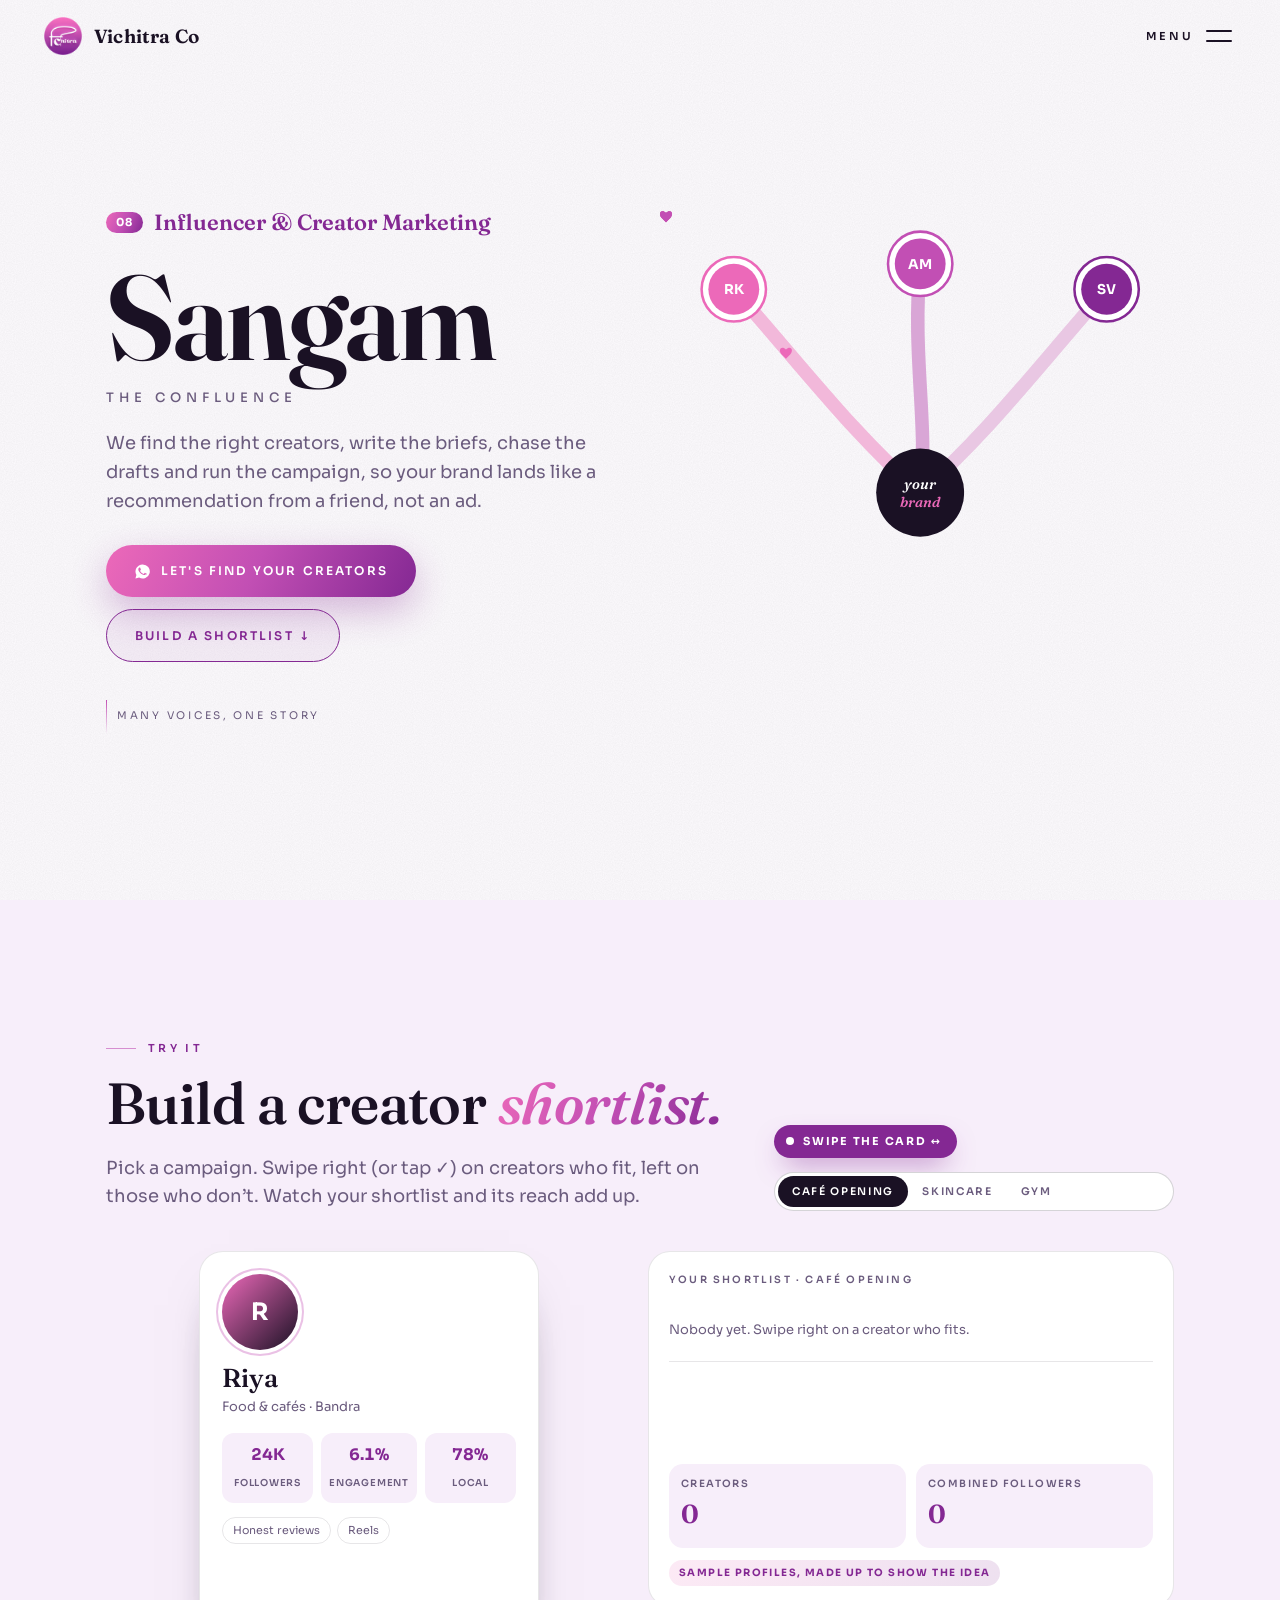
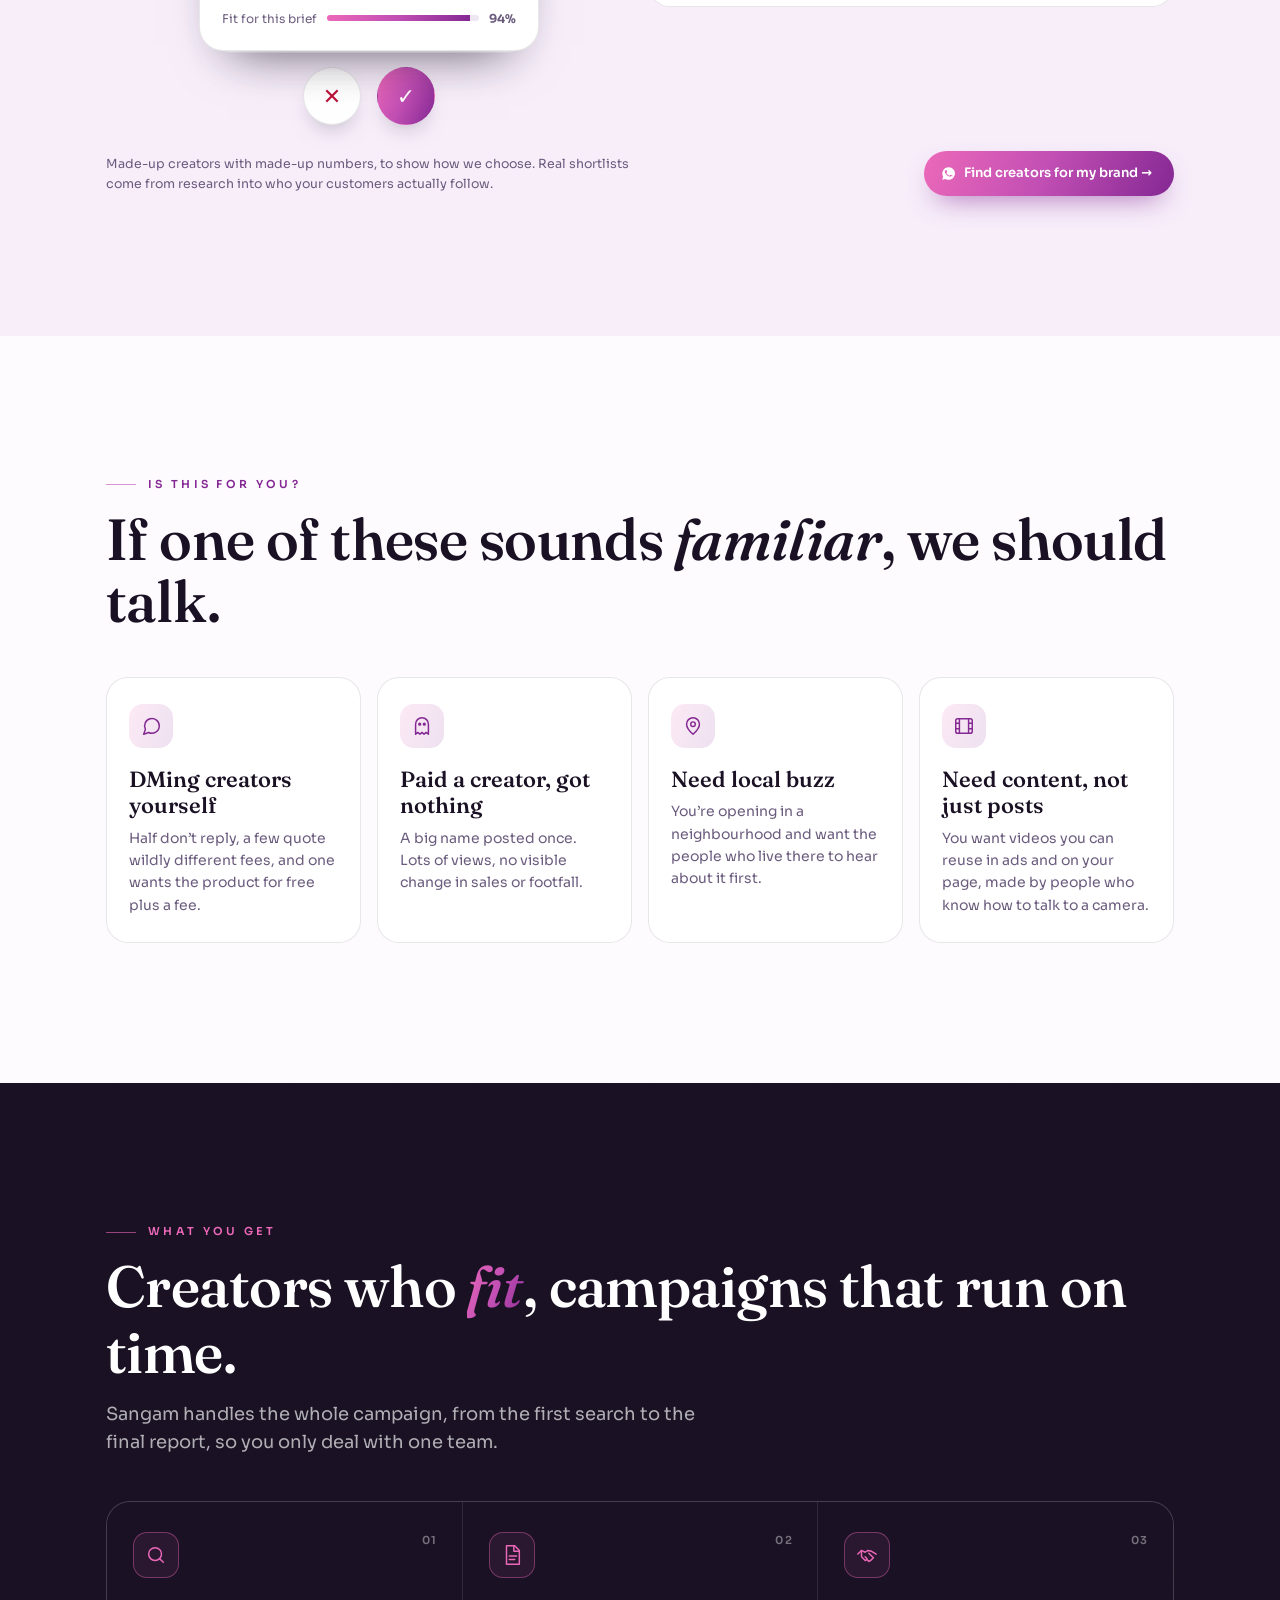
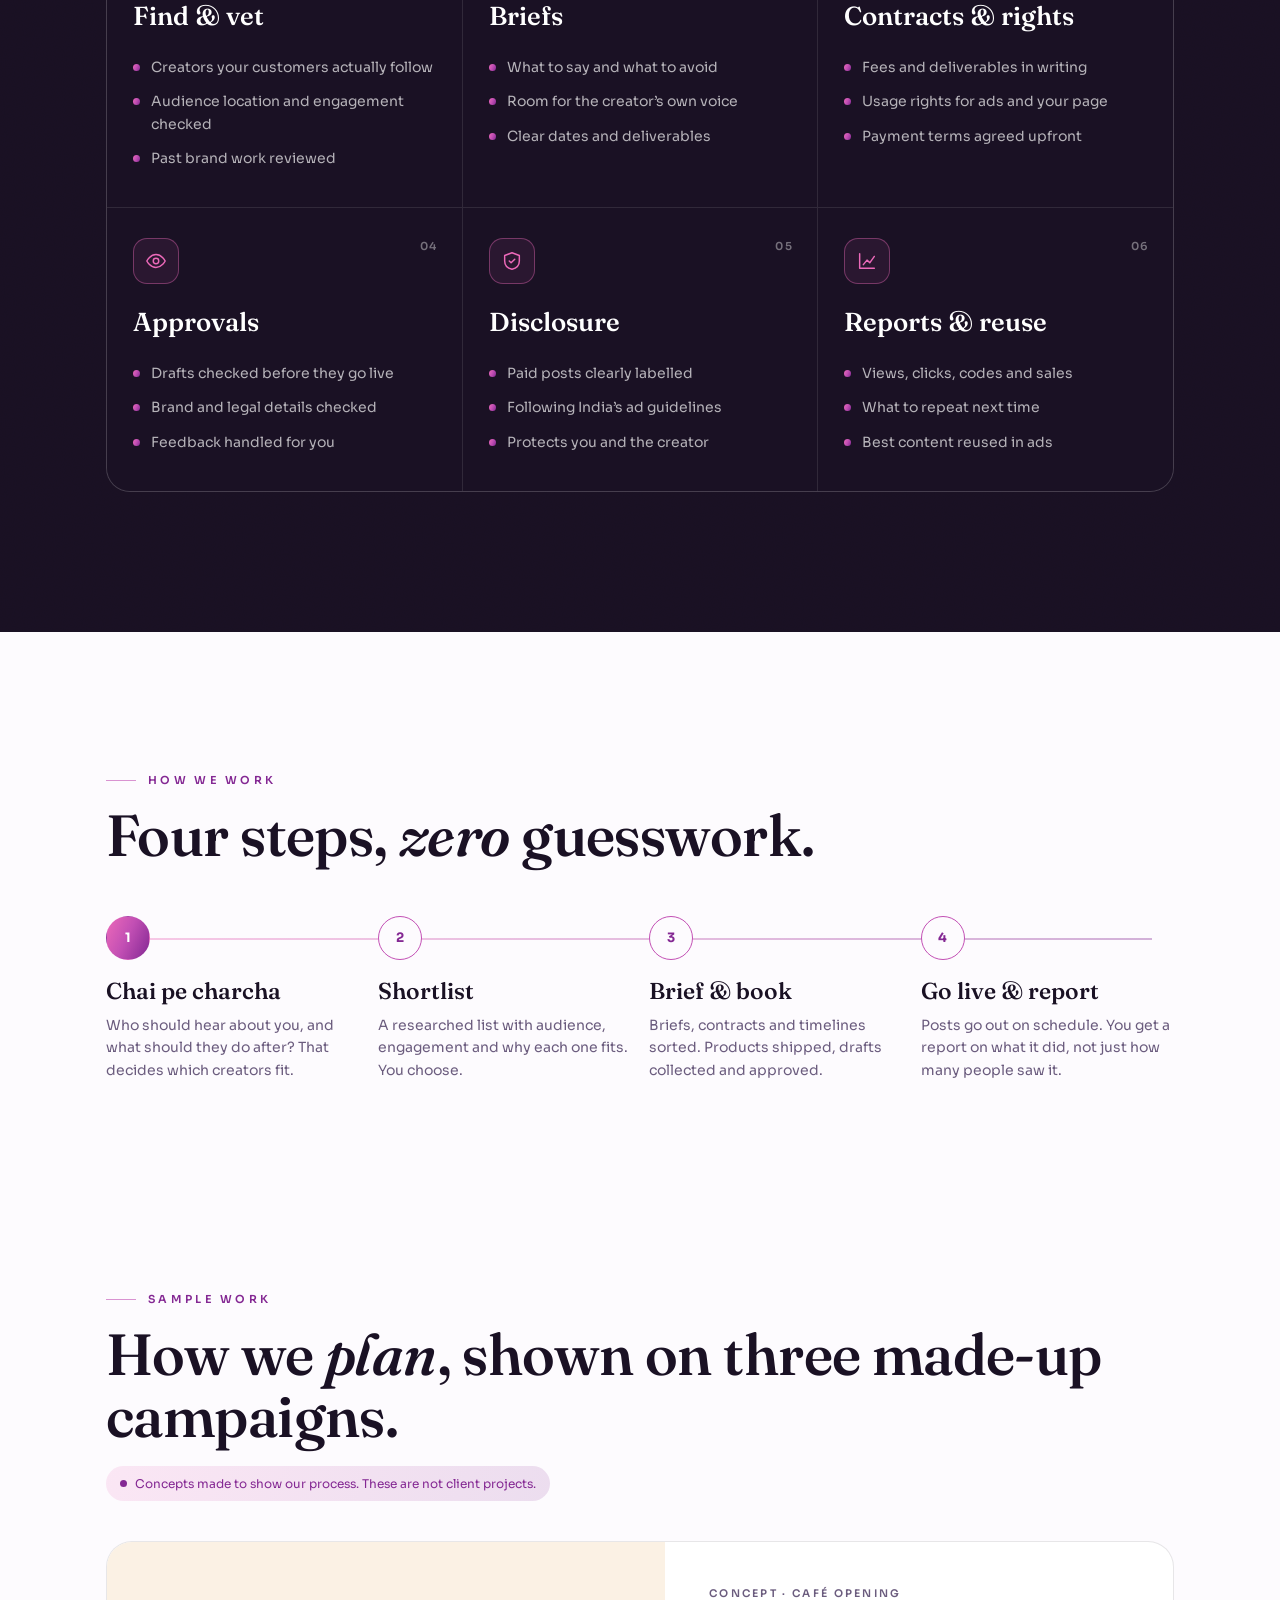
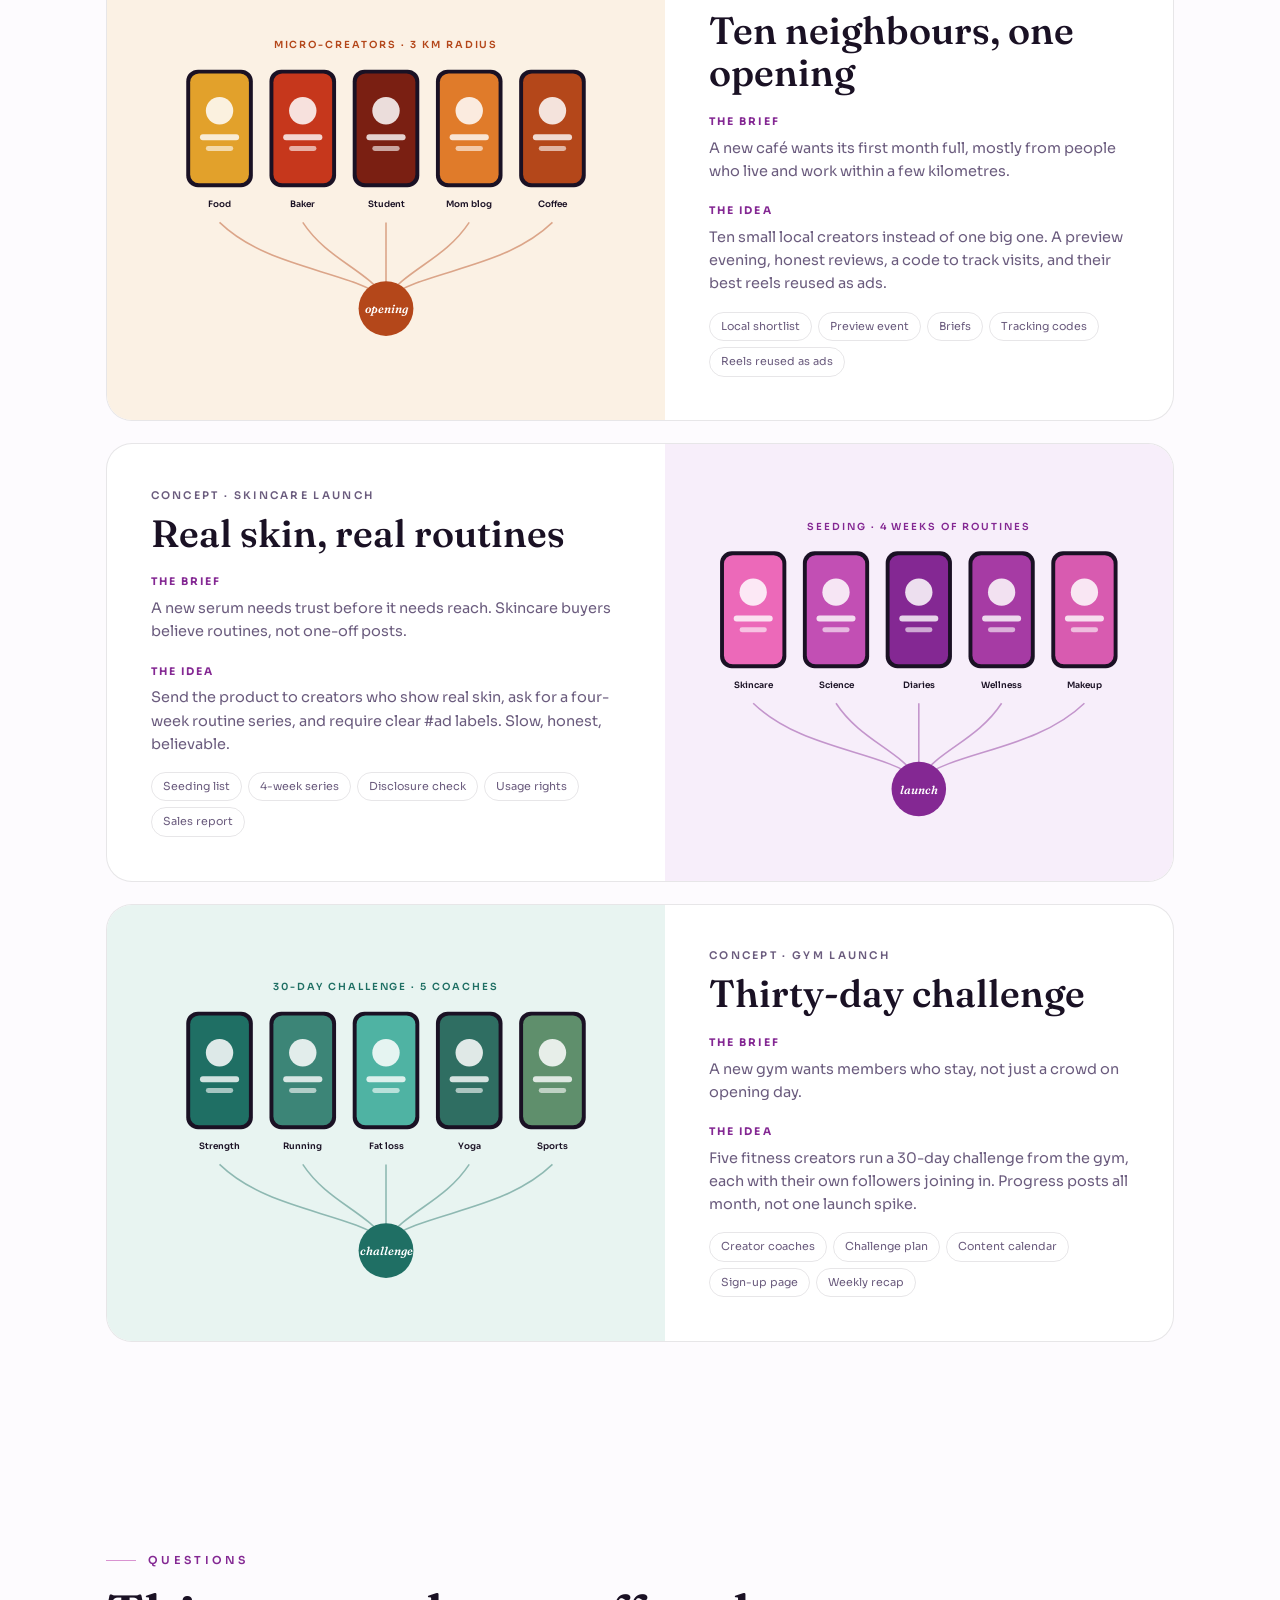
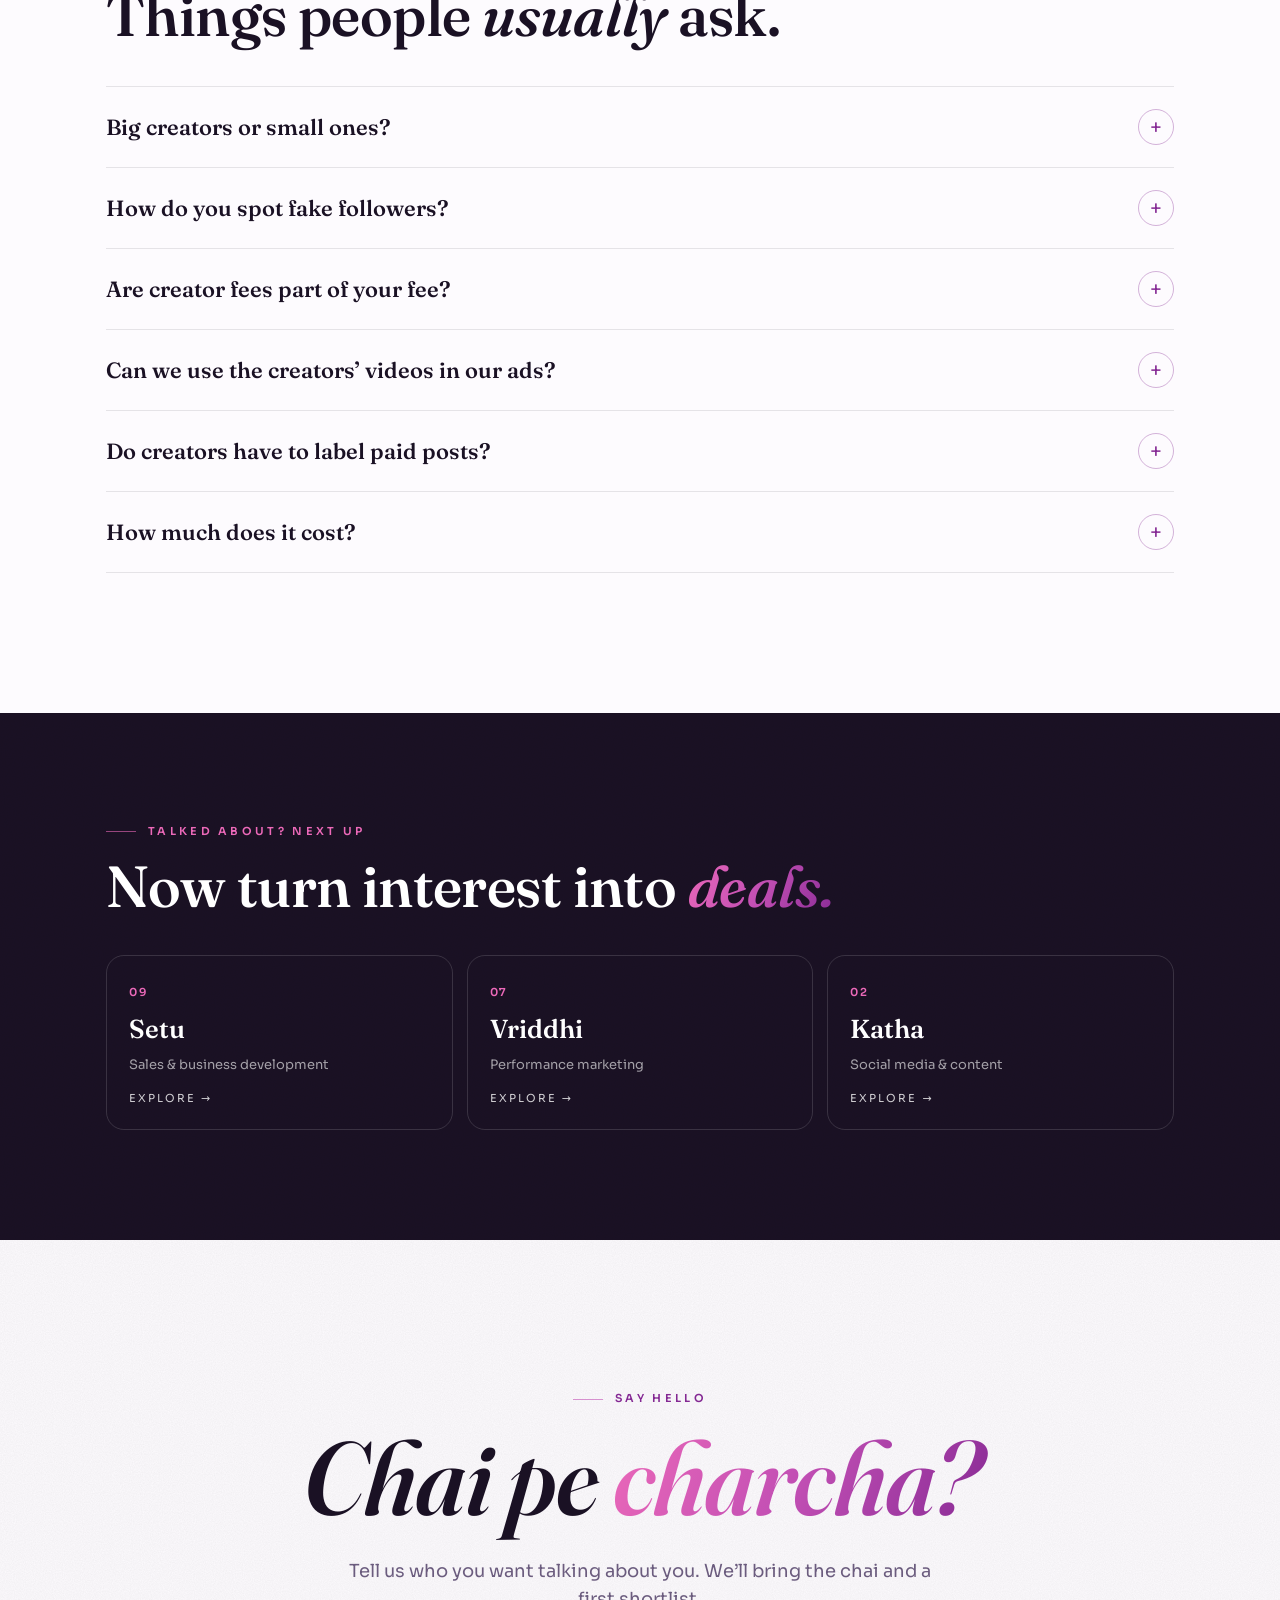
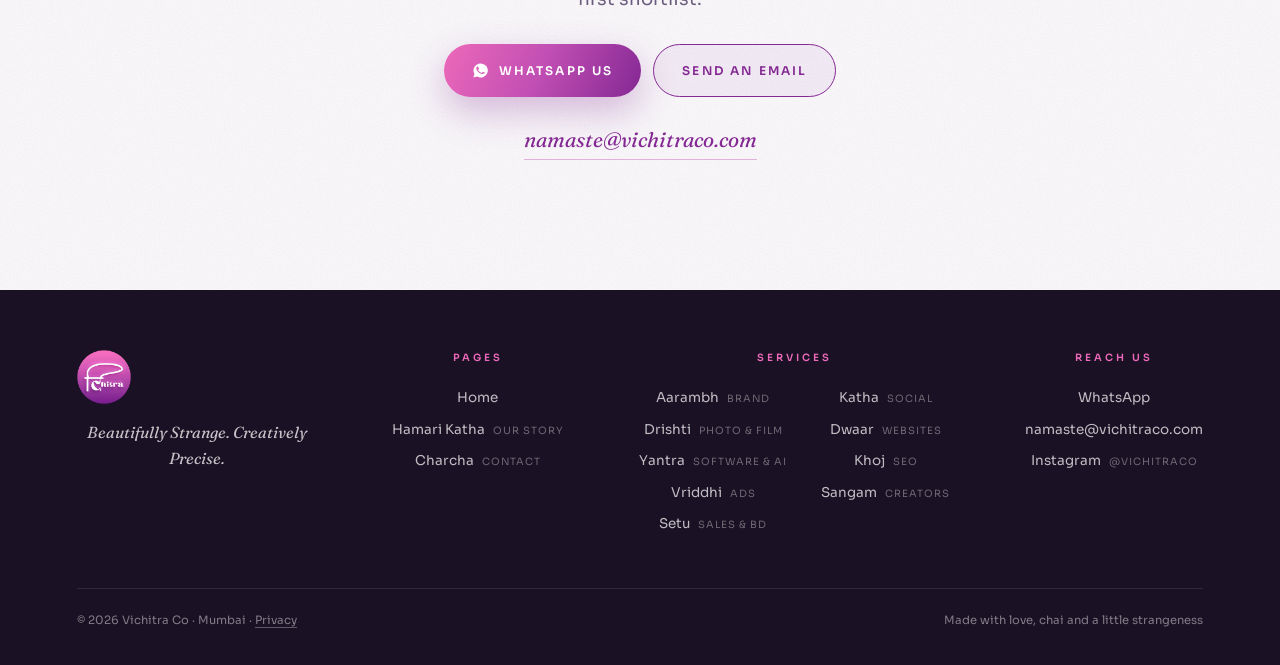
<file: services/sangam.html>
<!DOCTYPE html>
<html lang="en">
<head>
<!-- Google tag (GTM-TBXZS9WX) -->
<script async src="https://www.googletagmanager.com/gtm.js?id=GTM-TBXZS9WX"></script>
<script>
  window.dataLayer = window.dataLayer || [];
  function gtag(){dataLayer.push(arguments);}
  gtag('js', new Date());
</script>
<meta charset="UTF-8">
<meta name="viewport" content="width=device-width, initial-scale=1.0, viewport-fit=cover">
<meta name="color-scheme" content="only light"><!-- stops Samsung Internet / Chrome auto-dark repainting the site -->
<title>Sangam · Influencer &amp; Creator Marketing | Vichitra Co, Mumbai</title>
<meta name="description" content="Sangam is Vichitra Co's influencer marketing service: finding and vetting the right creators, briefs, contracts, approvals, campaign management and reporting, so your brand lands like a recommendation. From Mumbai.">
<link rel="canonical" href="https://vichitraco.com/services/sangam.html">
<meta property="og:type" content="website">
<meta property="og:title" content="Sangam · Influencer & Creator Marketing | Vichitra Co">
<meta property="og:description" content="We find the right creators, write the briefs, chase the drafts and run the campaign, so it lands like a recommendation.">
<meta property="og:url" content="https://vichitraco.com/services/sangam.html">
<meta property="og:image" content="https://vichitraco.com/assets/logo.png">
<meta name="theme-color" content="#FDFBFE">
<link rel="icon" type="image/png" href="../assets/favicon.png">
<link rel="preconnect" href="https://fonts.googleapis.com">
<link rel="preconnect" href="https://fonts.gstatic.com" crossorigin>
<link href="https://fonts.googleapis.com/css2?family=Fraunces:ital,opsz,wght@0,9..144,400;0,9..144,560;0,9..144,640;1,9..144,400;1,9..144,560&family=Rozha+One&family=Sora:wght@300;400;500;600;700&display=swap" rel="stylesheet">
<link rel="stylesheet" href="../assets/site.css">
<script type="application/ld+json">
{"@context":"https://schema.org","@graph":[{"@type":"Service","name":"Sangam · Influencer & Creator Marketing","serviceType":"Influencer and creator marketing","description":"Creator discovery and vetting, campaign briefs, contracts and usage rights, content approvals, campaign management, disclosure compliance and reporting.","provider":{"@type":"Organization","name":"Vichitra Co","url":"https://vichitraco.com/","logo":"https://vichitraco.com/assets/logo.png","email":"namaste@vichitraco.com","address":{"@type":"PostalAddress","addressLocality":"Mumbai","addressCountry":"IN"}},"areaServed":"IN","url":"https://vichitraco.com/services/sangam.html"},{"@type":"FAQPage","mainEntity":[{"@type":"Question","name":"Big creators or small ones?","acceptedAnswer":{"@type":"Answer","text":"Usually a mix. Small, local creators often have more loyal audiences and cost less. Big ones bring reach. We pick based on your goal, not follower counts."}},{"@type":"Question","name":"How do you spot fake followers?","acceptedAnswer":{"@type":"Answer","text":"We look at engagement patterns, the comments, where the audience is from, and the creator’s past brand work. Anything odd, we leave out."}},{"@type":"Question","name":"Are creator fees part of your fee?","acceptedAnswer":{"@type":"Answer","text":"No. Creator fees are separate and agreed with you before anyone is booked. You see exactly who gets paid what."}},{"@type":"Question","name":"Can we use the creators’ videos in our ads?","acceptedAnswer":{"@type":"Answer","text":"Yes, if usage rights are agreed in the contract. We sort that out upfront so there are no surprises later."}},{"@type":"Question","name":"Do creators have to label paid posts?","acceptedAnswer":{"@type":"Answer","text":"Yes. India’s advertising guidelines require clear disclosure of paid partnerships. We make sure every post follows them."}},{"@type":"Question","name":"How much does it cost?","acceptedAnswer":{"@type":"Answer","text":"It depends on the number of creators and the campaign length. We quote after a short chat. Message us on WhatsApp."}}]}]}
</script>
<style>
.sg{display:grid;grid-template-columns:minmax(0,1fr) minmax(0,1fr);gap:16px;align-items:start}
.sg-deckwrap{display:flex;flex-direction:column;align-items:center;gap:16px}
.sg-deck{position:relative;width:min(100%,340px);height:400px}
.sg-card{position:absolute;inset:0;background:#fff;border:1px solid var(--line);border-radius:24px;padding:22px;box-shadow:0 24px 50px -30px rgba(26,17,36,.55);display:flex;flex-direction:column;touch-action:pan-y;user-select:none;-webkit-user-select:none;cursor:grab;will-change:transform}
.sg-card.back{transform:translateY(12px) scale(.95);opacity:.7;pointer-events:none}
.sg-card.fly{transition:transform .45s ease,opacity .45s ease}
.sg-card .av{width:76px;height:76px;border-radius:50%;display:flex;align-items:center;justify-content:center;color:#fff;font:700 24px var(--f-body);box-shadow:0 0 0 4px #fff,0 0 0 6px rgba(194,79,180,.35)}
.sg-card h3{font-family:var(--f-display);font-size:26px;font-weight:560;margin-top:14px;line-height:1.1}
.sg-card .ni{font-size:13px;color:var(--ink-soft);margin-top:4px}
.sg-card .stats{display:grid;grid-template-columns:repeat(3,1fr);gap:8px;margin-top:16px}
.sg-card .stats div{background:var(--mist);border-radius:12px;padding:9px 8px;text-align:center}
.sg-card .stats b{display:block;font-size:16px;color:var(--plum);font-variant-numeric:tabular-nums}
.sg-card .stats small{font-size:9.5px;letter-spacing:.08em;text-transform:uppercase;color:var(--ink-soft);font-weight:600}
.sg-card .tags{display:flex;flex-wrap:wrap;gap:6px;margin-top:14px}
.sg-card .tags span{font-size:11px;border:1px solid var(--line);border-radius:99px;padding:4px 10px;color:var(--ink-soft)}
.sg-card .fit{margin-top:auto;display:flex;align-items:center;gap:10px;font-size:12px;color:var(--ink-soft)}
.sg-card .fit i{flex:1;height:6px;border-radius:99px;background:#EFE6F3;overflow:hidden}
.sg-card .fit i b{display:block;height:100%;background:var(--grad)}
.sg-stamp{position:absolute;top:22px;font:800 16px var(--f-body);letter-spacing:.14em;border:3px solid;border-radius:10px;padding:4px 10px;opacity:0;transform:rotate(-12deg)}
.sg-stamp.y{right:20px;color:#1F8A4C}
.sg-stamp.n{left:20px;color:#BE123C;transform:rotate(12deg)}
.sg-btns{display:flex;gap:16px}
.sg-btns button{width:58px;height:58px;border-radius:50%;background:#fff;border:1px solid var(--line);box-shadow:0 12px 26px -16px rgba(26,17,36,.6);font-size:22px;display:flex;align-items:center;justify-content:center;transition:transform .2s}
.sg-btns button:active{transform:scale(.92)}
.sg-btns .no{color:#BE123C}
.sg-btns .yes{background:var(--grad);color:#fff;border-color:transparent}
.sg-empty{position:absolute;inset:0;border:2px dashed rgba(132,40,147,.3);border-radius:24px;display:flex;flex-direction:column;align-items:center;justify-content:center;text-align:center;padding:26px;color:var(--ink-soft);font-size:14px}
.sg-empty h4{font-family:var(--f-display);font-size:22px;color:var(--ink);font-weight:560;margin-bottom:8px}
.sg-list{list-style:none;margin-top:12px;min-height:150px}
.sg-list li{display:flex;align-items:center;gap:12px;padding:10px 0;border-bottom:1px solid var(--line);animation:ycIn .35s ease both}
.sg-list li .av{width:38px;height:38px;border-radius:50%;color:#fff;font:700 13px var(--f-body);display:flex;align-items:center;justify-content:center;flex:0 0 auto}
.sg-list li b{display:block;font-size:13.5px}
.sg-list li small{font-size:11.5px;color:var(--ink-soft)}
.sg-list li .fl{margin-left:auto;font-size:12px;font-weight:600;color:var(--plum);white-space:nowrap}
.sg-list .none{font-size:13px;color:var(--ink-soft);padding:20px 0}
.sg-sum{display:grid;grid-template-columns:1fr 1fr;gap:10px;margin-top:14px}
.sg-sum div{background:var(--mist);border-radius:14px;padding:12px}
.sg-sum small{display:block;font-size:10px;letter-spacing:.14em;text-transform:uppercase;color:var(--ink-soft);font-weight:600}
.sg-sum b{display:block;font-family:var(--f-display);font-size:26px;font-weight:640;color:var(--plum);margin-top:2px;font-variant-numeric:tabular-nums}
.sg-side .ex-note{margin-top:12px}
@keyframes ycIn{from{opacity:0;transform:translateY(8px)}to{opacity:1;transform:none}}
@media(max-width:900px){
  .sg{grid-template-columns:1fr}
}
@media(max-width:760px){
  .sg-deck{height:380px}
  .sg-card{padding:18px}
  .sg-card h3{font-size:23px}
}
</style>
</head>
<body>

<div class="thread"></div>

<nav id="nav">
  <a class="nav-brand" href="../index.html" aria-label="Vichitra Co home">
    <img src="../assets/logo-192.png" alt="Vichitra Co logo">
    <span>Vichitra Co</span>
  </a>
  <button class="menu-btn" id="menuBtn" aria-label="Open menu" aria-expanded="false" aria-controls="overlay">
    <span id="menuTxt">Menu</span>
    <span class="lines"><i></i><i></i></span>
  </button>
</nav>

<div class="overlay" id="overlay">
  <p class="o-eyebrow">Vichitra Co · Mumbai</p>
  <div class="o-links">
    <a class="o-link" href="../index.html"><span class="num">01</span><h3>Aangan</h3><span class="ann">Home</span></a>
    <a class="o-link" href="../index.html#b9"><span class="num">02</span><h3>Hamari Katha</h3><span class="ann">Our Story</span></a>
    <a class="o-link" href="#charcha"><span class="num">03</span><h3>Charcha</h3><span class="ann">Contact</span></a>
  </div>
  <div class="o-sub">
    <a class="o-chip" href="aarambh.html"><b>Aarambh</b><small>Brand &amp; Identity</small></a>
    <a class="o-chip" href="katha.html"><b>Katha</b><small>Social Media</small></a>
    <a class="o-chip" href="drishti.html"><b>Drishti</b><small>Photo, Film &amp; AI</small></a>
    <a class="o-chip" href="dwaar.html"><b>Dwaar</b><small>Websites</small></a>
    <a class="o-chip" href="yantra.html"><b>Yantra</b><small>Software &amp; AI</small></a>
    <a class="o-chip" href="khoj.html"><b>Khoj</b><small>SEO</small></a>
    <a class="o-chip" href="vriddhi.html"><b>Vriddhi</b><small>Performance</small></a>
    <a class="o-chip here" href="sangam.html" aria-current="page"><b>Sangam</b><small>Creators</small></a>
    <a class="o-chip" href="setu.html"><b>Setu</b><small>Sales &amp; BD</small></a>
  </div>
</div>

<main>

<!-- ════════ HERO ════════ -->
<section class="hero grain">
  <div class="wrap">
    <div class="hero-copy">
      <p class="svc-t rv"><span class="sn">08</span>Influencer &amp; Creator Marketing</p>
      <h1 class="rv d1">Sangam<span class="ann">The Confluence</span></h1>
      <p class="lead rv d2">We find the right creators, write the briefs, chase the drafts and run the campaign, so your brand lands like a recommendation from a friend, not an ad.</p>
      <div class="btn-row rv d3">
        <a class="btn primary" id="ctaHero" href="https://wa.me/918898490531?text=Hi%20Vichitra%20Co%2C%20I%27d%20like%20help%20with%20influencer%20marketing%20for%20my%20brand." target="_blank" rel="noopener">
          <svg viewBox="0 0 24 24" fill="currentColor" aria-hidden="true"><path d="M12 2a10 10 0 0 0-8.6 15L2 22l5.2-1.4A10 10 0 1 0 12 2zm5.1 13.7c-.2.6-1.2 1.1-1.7 1.2-.4 0-1 .2-3.4-.7-2.8-1.2-4.6-4-4.8-4.2-.1-.2-1.1-1.5-1.1-2.9s.7-2 1-2.3c.2-.3.5-.3.7-.3h.5c.2 0 .4 0 .6.5l.8 2c.1.2.1.4 0 .6l-.4.6-.5.5c-.2.2-.3.3-.1.6.2.4.9 1.5 1.9 2.4 1.3 1.2 2.4 1.5 2.8 1.7.3.2.5.1.7-.1l1-1.2c.2-.3.4-.2.7-.1l2 1c.3.1.5.2.6.3 0 .1 0 .8-.3 1.4z"/></svg>
          Let's find your creators
        </a>
        <a class="btn ghost" href="#demo">Build a shortlist ↓</a>
      </div>
      <p class="scroll-cue rv d4">Many voices, one story</p>
    </div>
    <div class="hero-art" aria-hidden="true">
<svg viewBox="0 0 600 600">
        <defs><linearGradient id="sgG" x1="0" y1="0" x2="1" y2="1"><stop offset="0" stop-color="#EC69B9"/><stop offset=".55" stop-color="#C24FB4"/><stop offset="1" stop-color="#842893"/></linearGradient>
          <path id="sgA" d="M 80 90 C 160 180 220 260 300 330"/><path id="sgB" d="M 300 60 C 290 170 310 250 300 330"/><path id="sgC" d="M 520 90 C 440 180 380 260 300 330"/><path id="sgD" d="M 300 330 C 300 420 300 470 300 560"/></defs>
        <g fill="none" stroke-linecap="round">
          <path class="draw" pathLength="1" d="M 80 90 C 160 180 220 260 300 330" stroke="#F2B8DA" stroke-width="16"/>
          <path class="draw" pathLength="1" d="M 300 60 C 290 170 310 250 300 330" stroke="#D9A6D6" stroke-width="16" style="animation-delay:.15s"/>
          <path class="draw" pathLength="1" d="M 520 90 C 440 180 380 260 300 330" stroke="#E9C7E3" stroke-width="16" style="animation-delay:.3s"/>
          <path class="draw" pathLength="1" d="M 300 330 C 300 420 300 470 300 560" stroke="url(#sgG)" stroke-width="34" style="animation-delay:1s"/>
        </g>
        <path d="M 0 0 c -5 -5 -10 0 -5 6 l 5 5 l 5 -5 c 5 -6 0 -11 -5 -6 z" fill="#EC69B9"><animateMotion dur="2.6s" begin="1.4s" repeatCount="indefinite"><mpath href="#sgA"/></animateMotion></path><path d="M 0 0 c -5 -5 -10 0 -5 6 l 5 5 l 5 -5 c 5 -6 0 -11 -5 -6 z" fill="#C24FB4"><animateMotion dur="2.6s" begin="2s" repeatCount="indefinite"><mpath href="#sgB"/></animateMotion></path><path d="M 0 0 c -5 -5 -10 0 -5 6 l 5 5 l 5 -5 c 5 -6 0 -11 -5 -6 z" fill="#842893"><animateMotion dur="2.6s" begin="2.5999999999999996s" repeatCount="indefinite"><mpath href="#sgC"/></animateMotion></path><path d="M 0 0 c -5 -5 -10 0 -5 6 l 5 5 l 5 -5 c 5 -6 0 -11 -5 -6 z" fill="#EC69B9"><animateMotion dur="2.6s" begin="3.2s" repeatCount="indefinite"><mpath href="#sgA"/></animateMotion></path><path d="M 0 0 c -5 -5 -10 0 -5 6 l 5 5 l 5 -5 c 5 -6 0 -11 -5 -6 z" fill="#C24FB4"><animateMotion dur="2.6s" begin="3.8s" repeatCount="indefinite"><mpath href="#sgC"/></animateMotion></path>
        <g class="popin" style="animation-delay:0.4s;transform-origin:80px 90px"><circle cx="80" cy="90" r="38" fill="#fff" stroke="#EC69B9" stroke-width="3"/><circle cx="80" cy="90" r="30" fill="#EC69B9"/><text x="80" y="96" text-anchor="middle" style="font:700 16px Sora,sans-serif;fill:#fff">RK</text></g><g class="popin" style="animation-delay:0.55s;transform-origin:300px 60px"><circle cx="300" cy="60" r="38" fill="#fff" stroke="#C24FB4" stroke-width="3"/><circle cx="300" cy="60" r="30" fill="#C24FB4"/><text x="300" y="66" text-anchor="middle" style="font:700 16px Sora,sans-serif;fill:#fff">AM</text></g><g class="popin" style="animation-delay:0.7s;transform-origin:520px 90px"><circle cx="520" cy="90" r="38" fill="#fff" stroke="#842893" stroke-width="3"/><circle cx="520" cy="90" r="30" fill="#842893"/><text x="520" y="96" text-anchor="middle" style="font:700 16px Sora,sans-serif;fill:#fff">SV</text></g>
        <g class="popin" style="animation-delay:1.3s;transform-origin:300px 330px"><circle cx="300" cy="330" r="52" fill="#1A1124"/><text x="300" y="326" text-anchor="middle" style="font:italic 560 17px Fraunces,Georgia,serif;fill:#fff">your</text><text x="300" y="347" text-anchor="middle" style="font:italic 560 17px Fraunces,Georgia,serif;fill:#EC69B9">brand</text></g>
      </svg>
    </div>
  </div>
</section>

<!-- ════════ TRY IT ════════ -->
<section class="sec demo-sec" id="demo">
  <div class="wrap">
<div class="demo-head">
      <div>
        <p class="eyebrow rv">Try it</p>
        <h2 class="h-sec rv d1">Build a creator <em class="grad-text">shortlist.</em></h2>
        <p class="lead rv d2">Pick a campaign. Swipe right (or tap ✓) on creators who fit, left on those who don’t. Watch your shortlist and its reach add up.</p>
      </div>
      <div class="demo-ctrl rv d2">
        <span class="hint" aria-hidden="true">Swipe the card ↔</span>
        <div class="seg" role="group" aria-label="Campaign" id="sBiz">
          <button type="button" data-b="cafe" class="on" aria-pressed="true">Café opening</button><button type="button" data-b="beauty" aria-pressed="false">Skincare</button><button type="button" data-b="fitness" aria-pressed="false">Gym</button>
        </div>
      </div>
    </div>

    <div class="demo-board sg rv">
      <div class="sg-deckwrap">
        <div class="sg-deck" id="sDeck" aria-live="polite"></div>
        <div class="sg-btns"><button type="button" class="no" id="sNo" aria-label="Skip this creator">✕</button><button type="button" class="yes" id="sYes" aria-label="Add to shortlist">✓</button></div>
      </div>
      <div class="panel sg-side">
        <span class="lbl" id="sTitle">Your shortlist · Café opening</span>
        <ul class="sg-list" id="sList"></ul>
        <div class="sg-sum"><div><small>Creators</small><b id="sCount">0</b></div><div><small>Combined followers</small><b id="sReach">0</b></div></div>
        <span class="ex-note">Sample profiles, made up to show the idea</span>
      </div>
    </div>
    <div class="demo-foot rv">
      <p>Made-up creators with made-up numbers, to show how we choose. Real shortlists come from research into who your customers actually follow.</p>
      <a class="wa-cta" id="ctaDemo" href="https://wa.me/918898490531?text=Hi%20Vichitra%20Co%2C%20I%27d%20like%20help%20finding%20creators%20for%20my%20brand.%20(Found%20you%20on%20the%20Sangam%20page.)" target="_blank" rel="noopener">
        <svg viewBox="0 0 24 24" aria-hidden="true"><path d="M12 2a10 10 0 0 0-8.6 15L2 22l5.2-1.4A10 10 0 1 0 12 2zm5.1 13.7c-.2.6-1.2 1.1-1.7 1.2-.4 0-1 .2-3.4-.7-2.8-1.2-4.6-4-4.8-4.2-.1-.2-1.1-1.5-1.1-2.9s.7-2 1-2.3c.2-.3.5-.3.7-.3h.5c.2 0 .4 0 .6.5l.8 2c.1.2.1.4 0 .6l-.4.6-.5.5c-.2.2-.3.3-.1.6.2.4.9 1.5 1.9 2.4 1.3 1.2 2.4 1.5 2.8 1.7.3.2.5.1.7-.1l1-1.2c.2-.3.4-.2.7-.1l2 1c.3.1.5.2.6.3 0 .1 0 .8-.3 1.4z"/></svg>
        <span>Find creators for my brand →</span>
      </a>
    </div>
  </div>
</section>

<!-- ════════ IS THIS FOR YOU ════════ -->
<section class="sec">
  <div class="wrap">
    <p class="eyebrow rv">Is this for you?</p>
    <h2 class="h-sec rv d1">If one of these sounds <em>familiar</em>, we should talk.</h2>
    <div class="who-grid">
      <article class="who rv">
        <div class="ic"><svg viewBox="0 0 24 24"><path d="M21 12a8 8 0 0 1-11.6 7.1L4 21l1.9-5.4A8 8 0 1 1 21 12z"/></svg></div>
        <h3>DMing creators yourself</h3>
        <p>Half don’t reply, a few quote wildly different fees, and one wants the product for free plus a fee.</p>
      </article>
      <article class="who rv d1">
        <div class="ic"><svg viewBox="0 0 24 24"><path d="M5 21V10a7 7 0 0 1 14 0v11l-2.5-2-2.3 2-2.2-2-2.2 2-2.3-2z"/><circle cx="9.5" cy="10" r="1"/><circle cx="14.5" cy="10" r="1"/></svg></div>
        <h3>Paid a creator, got nothing</h3>
        <p>A big name posted once. Lots of views, no visible change in sales or footfall.</p>
      </article>
      <article class="who rv d2">
        <div class="ic"><svg viewBox="0 0 24 24"><path d="M12 21s-7-6.2-7-11a7 7 0 0 1 14 0c0 4.8-7 11-7 11z"/><circle cx="12" cy="10" r="2.5"/></svg></div>
        <h3>Need local buzz</h3>
        <p>You’re opening in a neighbourhood and want the people who live there to hear about it first.</p>
      </article>
      <article class="who rv d3">
        <div class="ic"><svg viewBox="0 0 24 24"><rect x="3" y="4" width="18" height="16" rx="2"/><path d="M7 4v16M17 4v16M3 9h4M3 15h4M17 9h4M17 15h4"/></svg></div>
        <h3>Need content, not just posts</h3>
        <p>You want videos you can reuse in ads and on your page, made by people who know how to talk to a camera.</p>
      </article>
    </div>
  </div>
</section>

<!-- ════════ WHAT YOU GET ════════ -->
<section class="sec dark grain">
  <div class="wrap">
    <p class="eyebrow rv">What you get</p>
    <h2 class="h-sec rv d1">Creators who <em class="grad-text">fit</em>, campaigns that run on time.</h2>
    <p class="lead rv d2">Sangam handles the whole campaign, from the first search to the final report, so you only deal with one team.</p>
    <div class="get-grid rv">
      <div class="get"><div class="gi"><svg viewBox="0 0 24 24"><circle cx="11" cy="11" r="7"/><path d="M20 20l-4-4"/></svg></div><span class="no">01</span>
        <h3>Find & vet</h3><ul><li>Creators your customers actually follow</li><li>Audience location and engagement checked</li><li>Past brand work reviewed</li></ul></div>
      <div class="get"><div class="gi"><svg viewBox="0 0 24 24"><path d="M6 2h9l5 5v15H6z"/><path d="M14 2v6h6M9 13h8M9 17h6"/></svg></div><span class="no">02</span>
        <h3>Briefs</h3><ul><li>What to say and what to avoid</li><li>Room for the creator’s own voice</li><li>Clear dates and deliverables</li></ul></div>
      <div class="get"><div class="gi"><svg viewBox="0 0 24 24"><path d="M2 11l4-4 4 2 3-2 4 1 5 3"/><path d="M6 7v7l4 4 2-1 2 2 2-1 3-3-5-5"/><path d="M10 14l2 2"/></svg></div><span class="no">03</span>
        <h3>Contracts & rights</h3><ul><li>Fees and deliverables in writing</li><li>Usage rights for ads and your page</li><li>Payment terms agreed upfront</li></ul></div>
      <div class="get"><div class="gi"><svg viewBox="0 0 24 24"><path d="M2 12s3.6-7 10-7 10 7 10 7-3.6 7-10 7S2 12 2 12z"/><circle cx="12" cy="12" r="3"/></svg></div><span class="no">04</span>
        <h3>Approvals</h3><ul><li>Drafts checked before they go live</li><li>Brand and legal details checked</li><li>Feedback handled for you</li></ul></div>
      <div class="get"><div class="gi"><svg viewBox="0 0 24 24"><path d="M12 3l8 3v6c0 5-3.5 8-8 9-4.5-1-8-4-8-9V6z"/><path d="M9 12l2 2 4-4"/></svg></div><span class="no">05</span>
        <h3>Disclosure</h3><ul><li>Paid posts clearly labelled</li><li>Following India’s ad guidelines</li><li>Protects you and the creator</li></ul></div>
      <div class="get"><div class="gi"><svg viewBox="0 0 24 24"><path d="M4 20V4M4 20h16"/><path d="M8 16l4-5 3 3 5-7"/></svg></div><span class="no">06</span>
        <h3>Reports & reuse</h3><ul><li>Views, clicks, codes and sales</li><li>What to repeat next time</li><li>Best content reused in ads</li></ul></div>
    </div>
  </div>
</section>

<!-- ════════ HOW WE WORK ════════ -->
<section class="sec">
  <div class="wrap">
    <p class="eyebrow rv">How we work</p>
    <h2 class="h-sec rv d1">Four steps, <em>zero</em> guesswork.</h2>
    <div class="steps">
      <div class="step rv"><div class="dot">1</div><h3>Chai pe charcha</h3><p>Who should hear about you, and what should they do after? That decides which creators fit.</p></div>
      <div class="step rv d1"><div class="dot">2</div><h3>Shortlist</h3><p>A researched list with audience, engagement and why each one fits. You choose.</p></div>
      <div class="step rv d2"><div class="dot">3</div><h3>Brief & book</h3><p>Briefs, contracts and timelines sorted. Products shipped, drafts collected and approved.</p></div>
      <div class="step rv d3"><div class="dot">4</div><h3>Go live & report</h3><p>Posts go out on schedule. You get a report on what it did, not just how many people saw it.</p></div>
    </div>
  </div>
</section>

<!-- ════════ SAMPLE WORK ════════ -->
<section class="sec tight" id="work">
  <div class="wrap">
    <p class="eyebrow rv">Sample work</p>
    <h2 class="h-sec rv d1">How we <em>plan</em>, shown on three made-up campaigns.</h2>
    <span class="concept-note rv d2">Concepts made to show our process. These are not client projects.</span>
    <div class="cases">

      <article class="case rv">
        <div class="art" style="background:#FBF1E4">
<svg viewBox="0 0 480 360" aria-hidden="true">
            <text x="240" y="44" text-anchor="middle" style="font:600 10px Sora,sans-serif;letter-spacing:.2em;fill:#B4471A">MICRO-CREATORS · 3 KM RADIUS</text>
            <rect x="36" y="66" width="68" height="120" rx="12" fill="#1A1124"/><rect x="40" y="70" width="60" height="112" rx="9" fill="#E2A12B"/><circle cx="70" cy="108" r="14" fill="#fff" opacity=".85"/><rect x="50" y="132" width="40" height="6" rx="3" fill="#fff" opacity=".8"/><rect x="56" y="144" width="28" height="5" rx="2.5" fill="#fff" opacity=".6"/><text x="70" y="206" text-anchor="middle" style="font:600 9px Sora,sans-serif;fill:#1A1124">Food</text><rect x="121" y="66" width="68" height="120" rx="12" fill="#1A1124"/><rect x="125" y="70" width="60" height="112" rx="9" fill="#C6371C"/><circle cx="155" cy="108" r="14" fill="#fff" opacity=".85"/><rect x="135" y="132" width="40" height="6" rx="3" fill="#fff" opacity=".8"/><rect x="141" y="144" width="28" height="5" rx="2.5" fill="#fff" opacity=".6"/><text x="155" y="206" text-anchor="middle" style="font:600 9px Sora,sans-serif;fill:#1A1124">Baker</text><rect x="206" y="66" width="68" height="120" rx="12" fill="#1A1124"/><rect x="210" y="70" width="60" height="112" rx="9" fill="#7A1F12"/><circle cx="240" cy="108" r="14" fill="#fff" opacity=".85"/><rect x="220" y="132" width="40" height="6" rx="3" fill="#fff" opacity=".8"/><rect x="226" y="144" width="28" height="5" rx="2.5" fill="#fff" opacity=".6"/><text x="240" y="206" text-anchor="middle" style="font:600 9px Sora,sans-serif;fill:#1A1124">Student</text><rect x="291" y="66" width="68" height="120" rx="12" fill="#1A1124"/><rect x="295" y="70" width="60" height="112" rx="9" fill="#E07B2A"/><circle cx="325" cy="108" r="14" fill="#fff" opacity=".85"/><rect x="305" y="132" width="40" height="6" rx="3" fill="#fff" opacity=".8"/><rect x="311" y="144" width="28" height="5" rx="2.5" fill="#fff" opacity=".6"/><text x="325" y="206" text-anchor="middle" style="font:600 9px Sora,sans-serif;fill:#1A1124">Mom blog</text><rect x="376" y="66" width="68" height="120" rx="12" fill="#1A1124"/><rect x="380" y="70" width="60" height="112" rx="9" fill="#B4471A"/><circle cx="410" cy="108" r="14" fill="#fff" opacity=".85"/><rect x="390" y="132" width="40" height="6" rx="3" fill="#fff" opacity=".8"/><rect x="396" y="144" width="28" height="5" rx="2.5" fill="#fff" opacity=".6"/><text x="410" y="206" text-anchor="middle" style="font:600 9px Sora,sans-serif;fill:#1A1124">Coffee</text>
            <path d="M 70 222 C 120 270 200 270 240 300 M 155 222 C 180 260 220 270 240 300 M 240 222 L 240 300 M 325 222 C 300 260 260 270 240 300 M 410 222 C 360 270 280 270 240 300" fill="none" stroke="#B4471A" stroke-width="1.6" opacity=".45"/>
            <circle cx="240" cy="310" r="28" fill="#B4471A"/><text x="240" y="315" text-anchor="middle" style="font:italic 560 12px Fraunces,Georgia,serif;fill:#fff">opening</text>
          </svg>
        </div>
        <div class="info">
          <span class="kind">Concept · Café opening</span>
          <h3>Ten neighbours, one opening</h3>
          <h4>The brief</h4><p>A new café wants its first month full, mostly from people who live and work within a few kilometres.</p>
          <h4>The idea</h4><p>Ten small local creators instead of one big one. A preview evening, honest reviews, a code to track visits, and their best reels reused as ads.</p>
          <div class="made"><span>Local shortlist</span><span>Preview event</span><span>Briefs</span><span>Tracking codes</span><span>Reels reused as ads</span></div>
        </div>
      </article>

      <article class="case rv">
        <div class="art" style="background:#F7EEFA">
<svg viewBox="0 0 480 360" aria-hidden="true">
            <text x="240" y="44" text-anchor="middle" style="font:600 10px Sora,sans-serif;letter-spacing:.2em;fill:#842893">SEEDING · 4 WEEKS OF ROUTINES</text>
            <rect x="36" y="66" width="68" height="120" rx="12" fill="#1A1124"/><rect x="40" y="70" width="60" height="112" rx="9" fill="#EC69B9"/><circle cx="70" cy="108" r="14" fill="#fff" opacity=".85"/><rect x="50" y="132" width="40" height="6" rx="3" fill="#fff" opacity=".8"/><rect x="56" y="144" width="28" height="5" rx="2.5" fill="#fff" opacity=".6"/><text x="70" y="206" text-anchor="middle" style="font:600 9px Sora,sans-serif;fill:#1A1124">Skincare</text><rect x="121" y="66" width="68" height="120" rx="12" fill="#1A1124"/><rect x="125" y="70" width="60" height="112" rx="9" fill="#C24FB4"/><circle cx="155" cy="108" r="14" fill="#fff" opacity=".85"/><rect x="135" y="132" width="40" height="6" rx="3" fill="#fff" opacity=".8"/><rect x="141" y="144" width="28" height="5" rx="2.5" fill="#fff" opacity=".6"/><text x="155" y="206" text-anchor="middle" style="font:600 9px Sora,sans-serif;fill:#1A1124">Science</text><rect x="206" y="66" width="68" height="120" rx="12" fill="#1A1124"/><rect x="210" y="70" width="60" height="112" rx="9" fill="#842893"/><circle cx="240" cy="108" r="14" fill="#fff" opacity=".85"/><rect x="220" y="132" width="40" height="6" rx="3" fill="#fff" opacity=".8"/><rect x="226" y="144" width="28" height="5" rx="2.5" fill="#fff" opacity=".6"/><text x="240" y="206" text-anchor="middle" style="font:600 9px Sora,sans-serif;fill:#1A1124">Diaries</text><rect x="291" y="66" width="68" height="120" rx="12" fill="#1A1124"/><rect x="295" y="70" width="60" height="112" rx="9" fill="#A63BA4"/><circle cx="325" cy="108" r="14" fill="#fff" opacity=".85"/><rect x="305" y="132" width="40" height="6" rx="3" fill="#fff" opacity=".8"/><rect x="311" y="144" width="28" height="5" rx="2.5" fill="#fff" opacity=".6"/><text x="325" y="206" text-anchor="middle" style="font:600 9px Sora,sans-serif;fill:#1A1124">Wellness</text><rect x="376" y="66" width="68" height="120" rx="12" fill="#1A1124"/><rect x="380" y="70" width="60" height="112" rx="9" fill="#D85BB0"/><circle cx="410" cy="108" r="14" fill="#fff" opacity=".85"/><rect x="390" y="132" width="40" height="6" rx="3" fill="#fff" opacity=".8"/><rect x="396" y="144" width="28" height="5" rx="2.5" fill="#fff" opacity=".6"/><text x="410" y="206" text-anchor="middle" style="font:600 9px Sora,sans-serif;fill:#1A1124">Makeup</text>
            <path d="M 70 222 C 120 270 200 270 240 300 M 155 222 C 180 260 220 270 240 300 M 240 222 L 240 300 M 325 222 C 300 260 260 270 240 300 M 410 222 C 360 270 280 270 240 300" fill="none" stroke="#842893" stroke-width="1.6" opacity=".45"/>
            <circle cx="240" cy="310" r="28" fill="#842893"/><text x="240" y="315" text-anchor="middle" style="font:italic 560 12px Fraunces,Georgia,serif;fill:#fff">launch</text>
          </svg>
        </div>
        <div class="info">
          <span class="kind">Concept · Skincare launch</span>
          <h3>Real skin, real routines</h3>
          <h4>The brief</h4><p>A new serum needs trust before it needs reach. Skincare buyers believe routines, not one-off posts.</p>
          <h4>The idea</h4><p>Send the product to creators who show real skin, ask for a four-week routine series, and require clear #ad labels. Slow, honest, believable.</p>
          <div class="made"><span>Seeding list</span><span>4-week series</span><span>Disclosure check</span><span>Usage rights</span><span>Sales report</span></div>
        </div>
      </article>

      <article class="case rv">
        <div class="art" style="background:#E8F4F1">
<svg viewBox="0 0 480 360" aria-hidden="true">
            <text x="240" y="44" text-anchor="middle" style="font:600 10px Sora,sans-serif;letter-spacing:.2em;fill:#1F6F64">30-DAY CHALLENGE · 5 COACHES</text>
            <rect x="36" y="66" width="68" height="120" rx="12" fill="#1A1124"/><rect x="40" y="70" width="60" height="112" rx="9" fill="#1F6F64"/><circle cx="70" cy="108" r="14" fill="#fff" opacity=".85"/><rect x="50" y="132" width="40" height="6" rx="3" fill="#fff" opacity=".8"/><rect x="56" y="144" width="28" height="5" rx="2.5" fill="#fff" opacity=".6"/><text x="70" y="206" text-anchor="middle" style="font:600 9px Sora,sans-serif;fill:#1A1124">Strength</text><rect x="121" y="66" width="68" height="120" rx="12" fill="#1A1124"/><rect x="125" y="70" width="60" height="112" rx="9" fill="#3C8577"/><circle cx="155" cy="108" r="14" fill="#fff" opacity=".85"/><rect x="135" y="132" width="40" height="6" rx="3" fill="#fff" opacity=".8"/><rect x="141" y="144" width="28" height="5" rx="2.5" fill="#fff" opacity=".6"/><text x="155" y="206" text-anchor="middle" style="font:600 9px Sora,sans-serif;fill:#1A1124">Running</text><rect x="206" y="66" width="68" height="120" rx="12" fill="#1A1124"/><rect x="210" y="70" width="60" height="112" rx="9" fill="#4FB3A3"/><circle cx="240" cy="108" r="14" fill="#fff" opacity=".85"/><rect x="220" y="132" width="40" height="6" rx="3" fill="#fff" opacity=".8"/><rect x="226" y="144" width="28" height="5" rx="2.5" fill="#fff" opacity=".6"/><text x="240" y="206" text-anchor="middle" style="font:600 9px Sora,sans-serif;fill:#1A1124">Fat loss</text><rect x="291" y="66" width="68" height="120" rx="12" fill="#1A1124"/><rect x="295" y="70" width="60" height="112" rx="9" fill="#2F6E62"/><circle cx="325" cy="108" r="14" fill="#fff" opacity=".85"/><rect x="305" y="132" width="40" height="6" rx="3" fill="#fff" opacity=".8"/><rect x="311" y="144" width="28" height="5" rx="2.5" fill="#fff" opacity=".6"/><text x="325" y="206" text-anchor="middle" style="font:600 9px Sora,sans-serif;fill:#1A1124">Yoga</text><rect x="376" y="66" width="68" height="120" rx="12" fill="#1A1124"/><rect x="380" y="70" width="60" height="112" rx="9" fill="#5F8F6C"/><circle cx="410" cy="108" r="14" fill="#fff" opacity=".85"/><rect x="390" y="132" width="40" height="6" rx="3" fill="#fff" opacity=".8"/><rect x="396" y="144" width="28" height="5" rx="2.5" fill="#fff" opacity=".6"/><text x="410" y="206" text-anchor="middle" style="font:600 9px Sora,sans-serif;fill:#1A1124">Sports</text>
            <path d="M 70 222 C 120 270 200 270 240 300 M 155 222 C 180 260 220 270 240 300 M 240 222 L 240 300 M 325 222 C 300 260 260 270 240 300 M 410 222 C 360 270 280 270 240 300" fill="none" stroke="#1F6F64" stroke-width="1.6" opacity=".45"/>
            <circle cx="240" cy="310" r="28" fill="#1F6F64"/><text x="240" y="315" text-anchor="middle" style="font:italic 560 12px Fraunces,Georgia,serif;fill:#fff">challenge</text>
          </svg>
        </div>
        <div class="info">
          <span class="kind">Concept · Gym launch</span>
          <h3>Thirty-day challenge</h3>
          <h4>The brief</h4><p>A new gym wants members who stay, not just a crowd on opening day.</p>
          <h4>The idea</h4><p>Five fitness creators run a 30-day challenge from the gym, each with their own followers joining in. Progress posts all month, not one launch spike.</p>
          <div class="made"><span>Creator coaches</span><span>Challenge plan</span><span>Content calendar</span><span>Sign-up page</span><span>Weekly recap</span></div>
        </div>
      </article>

    </div>
  </div>
</section>

<!-- ════════ FAQ ════════ -->
<section class="sec tight">
  <div class="wrap">
    <p class="eyebrow rv">Questions</p>
    <h2 class="h-sec rv d1">Things people <em>usually</em> ask.</h2>
    <div class="faq rv">
      <details><summary>Big creators or small ones?</summary><p class="a">Usually a mix. Small, local creators often have more loyal audiences and cost less. Big ones bring reach. We pick based on your goal, not follower counts.</p></details>
      <details><summary>How do you spot fake followers?</summary><p class="a">We look at engagement patterns, the comments, where the audience is from, and the creator’s past brand work. Anything odd, we leave out.</p></details>
      <details><summary>Are creator fees part of your fee?</summary><p class="a">No. Creator fees are separate and agreed with you before anyone is booked. You see exactly who gets paid what.</p></details>
      <details><summary>Can we use the creators’ videos in our ads?</summary><p class="a">Yes, if usage rights are agreed in the contract. We sort that out upfront so there are no surprises later.</p></details>
      <details><summary>Do creators have to label paid posts?</summary><p class="a">Yes. India’s advertising guidelines require clear disclosure of paid partnerships. We make sure every post follows them.</p></details>
      <details><summary>How much does it cost?</summary><p class="a">It depends on the number of creators and the campaign length. We quote after a short chat. Message us on WhatsApp.</p></details>
    </div>
  </div>
</section>

<!-- ════════ NEXT ════════ -->
<section class="next-sec dark grain">
  <div class="wrap">
    <p class="eyebrow rv">Talked about? Next up</p>
    <h2 class="h-sec rv d1">Now turn interest into <em class="grad-text">deals.</em></h2>
    <div class="next-grid">
      <a class="next-card rv" href="setu.html"><span class="n">09</span><h3>Setu</h3><p>Sales &amp; business development</p><span class="go">Explore →</span></a>
      <a class="next-card rv d1" href="vriddhi.html"><span class="n">07</span><h3>Vriddhi</h3><p>Performance marketing</p><span class="go">Explore →</span></a>
      <a class="next-card rv d2" href="katha.html"><span class="n">02</span><h3>Katha</h3><p>Social media &amp; content</p><span class="go">Explore →</span></a>
    </div>
  </div>
</section>

<!-- ════════ CHARCHA ════════ -->
<section class="closer grain" id="charcha">
  <div class="wrap">
    <p class="eyebrow rv" style="justify-content:center">Say hello</p>
    <h2 class="h-sec rv d1">Chai pe <span class="grad-text">charcha?</span></h2>
    <p class="lead rv d2">Tell us who you want talking about you. We’ll bring the chai and a first shortlist.</p>
    <div class="btn-row rv d3">
      <a class="btn primary" id="ctaEnd" href="https://wa.me/918898490531?text=Hi%20Vichitra%20Co%2C%20I%27d%20like%20to%20talk%20about%20influencer%20marketing%20(Sangam)." target="_blank" rel="noopener">
        <svg viewBox="0 0 24 24" fill="currentColor" aria-hidden="true"><path d="M12 2a10 10 0 0 0-8.6 15L2 22l5.2-1.4A10 10 0 1 0 12 2zm5.1 13.7c-.2.6-1.2 1.1-1.7 1.2-.4 0-1 .2-3.4-.7-2.8-1.2-4.6-4-4.8-4.2-.1-.2-1.1-1.5-1.1-2.9s.7-2 1-2.3c.2-.3.5-.3.7-.3h.5c.2 0 .4 0 .6.5l.8 2c.1.2.1.4 0 .6l-.4.6-.5.5c-.2.2-.3.3-.1.6.2.4.9 1.5 1.9 2.4 1.3 1.2 2.4 1.5 2.8 1.7.3.2.5.1.7-.1l1-1.2c.2-.3.4-.2.7-.1l2 1c.3.1.5.2.6.3 0 .1 0 .8-.3 1.4z"/></svg>
        WhatsApp us
      </a>
      <a class="btn ghost" href="mailto:namaste@vichitraco.com?subject=Sangam%20%C2%B7%20enquiry">Send an email</a>
    </div>
    <a class="mail rv" href="mailto:namaste@vichitraco.com">namaste@vichitraco.com</a>
  </div>

  <footer>
    <div class="f-grid">
      <div class="f-brand">
        <img src="../assets/logo-192.png" alt="Vichitra Co">
        <p>Beautifully Strange. Creatively Precise.</p>
      </div>
      <div class="f-col">
        <h4>Pages</h4>
        <a href="../index.html">Home</a>
        <a href="../index.html#b9">Hamari Katha<small>Our Story</small></a>
        <a href="#charcha">Charcha<small>Contact</small></a>
      </div>
      <div class="f-col">
        <h4>Services</h4>
        <div class="svc-grid">
          <a href="aarambh.html">Aarambh<small>Brand</small></a>
          <a href="katha.html">Katha<small>Social</small></a>
          <a href="drishti.html">Drishti<small>Photo &amp; Film</small></a>
          <a href="dwaar.html">Dwaar<small>Websites</small></a>
          <a href="yantra.html">Yantra<small>Software &amp; AI</small></a>
          <a href="khoj.html">Khoj<small>SEO</small></a>
          <a href="vriddhi.html">Vriddhi<small>Ads</small></a>
          <a href="sangam.html">Sangam<small>Creators</small></a>
          <a href="setu.html">Setu<small>Sales &amp; BD</small></a>
        </div>
      </div>
      <div class="f-col">
        <h4>Reach Us</h4>
        <a href="https://wa.me/918898490531?text=Namaste%20Vichitra%20Co!%20I%20found%20you%20through%20your%20website%20and%20would%20love%20to%20talk." target="_blank" rel="noopener">WhatsApp</a>
        <a href="mailto:namaste@vichitraco.com">namaste@vichitraco.com</a>
        <a href="https://www.instagram.com/vichitraco/" target="_blank" rel="noopener">Instagram<small>@vichitraco</small></a>
      </div>
    </div>
    <div class="f-base">
      <span>© 2026 Vichitra Co · Mumbai · <a href="../privacy.html" style="color:inherit;border-bottom:1px solid rgba(255,255,255,.3)">Privacy</a></span>
      <span>Made with love, chai and a little strangeness</span>
    </div>
  </footer>
</section>

</main>

<div class="soon-toast" id="soonToast" role="status" aria-live="polite"><i></i><span></span></div>
<a class="wa-float" id="waFloat" aria-label="Chat on WhatsApp" href="https://wa.me/918898490531?text=Hi%20Vichitra%20Co%2C%20I%27d%20like%20to%20talk%20about%20influencer%20marketing%20(Sangam)." target="_blank" rel="noopener">
  <svg viewBox="0 0 24 24"><path d="M12 2a10 10 0 0 0-8.6 15L2 22l5.2-1.4A10 10 0 1 0 12 2zm5.1 13.7c-.2.6-1.2 1.1-1.7 1.2-.4 0-1 .2-3.4-.7-2.8-1.2-4.6-4-4.8-4.2-.1-.2-1.1-1.5-1.1-2.9s.7-2 1-2.3c.2-.3.5-.3.7-.3h.5c.2 0 .4 0 .6.5l.8 2c.1.2.1.4 0 .6l-.4.6-.5.5c-.2.2-.3.3-.1.6.2.4.9 1.5 1.9 2.4 1.3 1.2 2.4 1.5 2.8 1.7.3.2.5.1.7-.1l1-1.2c.2-.3.4-.2.7-.1l2 1c.3.1.5.2.6.3 0 .1 0 .8-.3 1.4z"/></svg>
</a>

<script src="../assets/site.js"></script>
<script>
/* ───────── Sangam: swipe creators into a shortlist ───────── */
(function(){
  'use strict';
  var $ = VC.$, $$ = VC.$$;
  var COL = ['#EC69B9','#C24FB4','#842893','#2F6E62','#E2A12B','#5B1E7A'];
  /* [name, niche · area, followers (thousands), engagement %, local audience %, fit %, tags] */
  var BIZ = {
    cafe:{label:'Café opening', word:'café opening', deck:[
      ['Riya','Food & cafés · Bandra',24,6.1,78,94,['Honest reviews','Reels']],
      ['Aman','Street food · Andheri',112,3.2,64,81,['Food walks','Hindi']],
      ['Sana','Lifestyle · Juhu',58,4.4,71,76,['Weekend plans','Stories']],
      ['Kabir','Comedy · Mumbai',340,2.1,52,48,['Sketches','Big reach']],
      ['Neha','Home baker · Powai',9,9.8,88,90,['Desserts','Very loyal']],
      ['Dev','Coffee nerd · Bandra',15,7.2,74,96,['Coffee','Detail-heavy']]]},
    beauty:{label:'Skincare launch', word:'skincare launch', deck:[
      ['Ishita','Skincare · Mumbai',46,5.6,61,95,['Ingredient talk','Reels']],
      ['Meher','Makeup · Pune',210,2.4,40,62,['Tutorials','Big reach']],
      ['Tara','Dermat student · Delhi',18,8.3,35,88,['Science','Honest']],
      ['Ananya','Fashion · Bandra',95,3.1,66,58,['Outfits','Stories']],
      ['Zoya','Skin diaries · Thane',7,11.2,82,91,['Real routines','Hinglish']],
      ['Pooja','Wellness · Navi Mumbai',33,4.9,72,79,['Self-care','Yoga']]]},
    fitness:{label:'Gym launch', word:'gym launch', deck:[
      ['Rohan','Strength · Andheri',38,5.4,80,95,['Lifting','Form tips']],
      ['Simran','Yoga · Bandra',72,3.9,63,70,['Calm','Mornings']],
      ['Arjun','Cricket fitness · Malad',150,2.6,58,66,['Sports','Big reach']],
      ['Fatima','Fat loss · Kurla',12,9.1,86,92,['Real progress','Hindi']],
      ['Vikram','Bodybuilding · Thane',260,1.8,49,55,['Competitions','Supplements']],
      ['Leena','Running · Powai',21,6.6,77,84,['Run clubs','Community']]]}
  };
  var biz = 'cafe', idx = 0, picked = [], deck = $('#sDeck');

  function k(n){ return !n ? '0' : n >= 1000 ? (n/1000).toFixed(1).replace(/\.0$/, '') + 'M' : n + 'K'; }
  function card(c, i){
    var d = document.createElement('div'); d.className = 'sg-card';
    var col = COL[i % COL.length];
    d.innerHTML = '<span class="sg-stamp y">ADD</span><span class="sg-stamp n">SKIP</span><div class="av"></div><h3></h3><p class="ni"></p>' +
      '<div class="stats"><div><b class="f"></b><small>Followers</small></div><div><b class="e"></b><small>Engagement</small></div><div><b class="l"></b><small>Local</small></div></div>' +
      '<div class="tags"></div><div class="fit"><span>Fit for this brief</span><i><b></b></i><strong></strong></div>';
    d.querySelector('.av').style.background = 'linear-gradient(135deg,' + col + ',#1A1124)';
    d.querySelector('.av').textContent = c[0].charAt(0);
    d.querySelector('h3').textContent = c[0];
    d.querySelector('.ni').textContent = c[1];
    d.querySelector('.f').textContent = k(c[2]);
    d.querySelector('.e').textContent = c[3] + '%';
    d.querySelector('.l').textContent = c[4] + '%';
    c[6].forEach(function(t){ var s = document.createElement('span'); s.textContent = t; d.querySelector('.tags').appendChild(s); });
    d.querySelector('.fit i b').style.width = c[5] + '%';
    d.querySelector('.fit strong').textContent = c[5] + '%';
    d.setAttribute('aria-label', c[0] + ', ' + c[1] + ', ' + k(c[2]) + ' followers, fit ' + c[5] + '%');
    return d;
  }
  function layout(){
    deck.textContent = '';
    var D = BIZ[biz].deck;
    if(idx >= D.length){
      var e = document.createElement('div'); e.className = 'sg-empty';
      e.innerHTML = '<h4>That’s your shortlist.</h4><p>In a real campaign we check each creator’s audience, past brand work and comments before you spend anything.</p>';
      var again = document.createElement('button'); again.type = 'button'; again.className = 'pill-btn'; again.style.marginTop = '16px'; again.textContent = 'Start again ↻';
      again.addEventListener('click', function(){ idx = 0; picked = []; layout(); paintList(); });
      e.appendChild(again); deck.appendChild(e);
      $('#sNo').disabled = $('#sYes').disabled = true;
      return;
    }
    $('#sNo').disabled = $('#sYes').disabled = false;
    if(idx + 1 < D.length){ var b = card(D[idx + 1], idx + 1); b.classList.add('back'); deck.appendChild(b); }
    var top = card(D[idx], idx); deck.appendChild(top); drag(top);
  }
  function paintList(){
    var list = $('#sList'), D = BIZ[biz].deck; list.textContent = '';
    $('#sTitle').textContent = 'Your shortlist · ' + BIZ[biz].label;
    if(!picked.length){ var n = document.createElement('li'); n.className = 'none'; n.textContent = 'Nobody yet. Swipe right on a creator who fits.'; list.appendChild(n); }
    var reach = 0;
    picked.forEach(function(i){
      var c = D[i], li = document.createElement('li');
      li.innerHTML = '<span class="av"></span><div><b></b><small></small></div><span class="fl"></span>';
      li.querySelector('.av').style.background = 'linear-gradient(135deg,' + COL[i % COL.length] + ',#1A1124)';
      li.querySelector('.av').textContent = c[0].charAt(0);
      li.querySelector('b').textContent = c[0]; li.querySelector('small').textContent = c[1];
      li.querySelector('.fl').textContent = k(c[2]);
      list.appendChild(li); reach += c[2];
    });
    $('#sCount').textContent = picked.length;
    $('#sReach').textContent = k(reach);
  }
  function decide(yes, el){
    el = el || $('.sg-card:not(.back)', deck); if(!el) return;
    el.classList.add('fly');
    el.style.transform = 'translateX(' + (yes ? 140 : -140) + '%) rotate(' + (yes ? 18 : -18) + 'deg)';
    el.style.opacity = '0';
    if(yes) picked.push(idx);
    idx++;
    setTimeout(function(){ layout(); paintList(); }, 320);
    offerCta();
  }
  /* drag to swipe; vertical moves still scroll the page */
  function drag(el){
    var x0 = 0, dx = 0, on = false;
    el.addEventListener('pointerdown', function(e){ on = true; x0 = e.clientX; dx = 0; el.style.transition = 'none'; try{ el.setPointerCapture(e.pointerId); }catch(err){} });
    el.addEventListener('pointermove', function(e){
      if(!on) return; dx = e.clientX - x0;
      el.style.transform = 'translateX(' + dx + 'px) rotate(' + (dx / 18) + 'deg)';
      el.querySelector('.sg-stamp.y').style.opacity = Math.max(0, Math.min(1, dx / 90));
      el.querySelector('.sg-stamp.n').style.opacity = Math.max(0, Math.min(1, -dx / 90));
    });
    function end(){
      if(!on) return; on = false; el.style.transition = '';
      if(Math.abs(dx) > 90) decide(dx > 0, el);
      else { el.classList.add('fly'); el.style.transform = ''; $$('.sg-stamp', el).forEach(function(s){ s.style.opacity = 0; }); setTimeout(function(){ el.classList.remove('fly'); }, 450); }
    }
    el.addEventListener('pointerup', end); el.addEventListener('pointercancel', end);
  }

  var ctaT = 0;
  function offerCta(){
    clearTimeout(ctaT);
    ctaT = setTimeout(function(){
      var w = BIZ[biz].word;
      VC.setCta($('#ctaDemo'), 'Find creators for my ' + w + ' →', "Hi Vichitra Co, I'd like help finding creators for my " + w + '. (Found you on the Sangam page.)', true);
    }, 600);
  }
  $('#sNo').addEventListener('click', function(){ decide(false); });
  $('#sYes').addEventListener('click', function(){ decide(true); });
  document.addEventListener('keydown', function(e){
    if(!deck.contains(document.activeElement) && document.activeElement !== $('#sNo') && document.activeElement !== $('#sYes')) return;
    if(e.key === 'ArrowLeft') decide(false); else if(e.key === 'ArrowRight') decide(true);
  });
  $$('#sBiz button').forEach(function(b){
    b.addEventListener('click', function(){
      biz = b.getAttribute('data-b'); idx = 0; picked = [];
      $$('#sBiz button').forEach(function(x){ var on = x === b; x.classList.toggle('on', on); x.setAttribute('aria-pressed', on ? 'true' : 'false'); });
      layout(); paintList(); offerCta();
    });
  });
  layout(); paintList();
})();
</script>
<script src="../assets/track.js"></script>
</body>
</html>
</file>
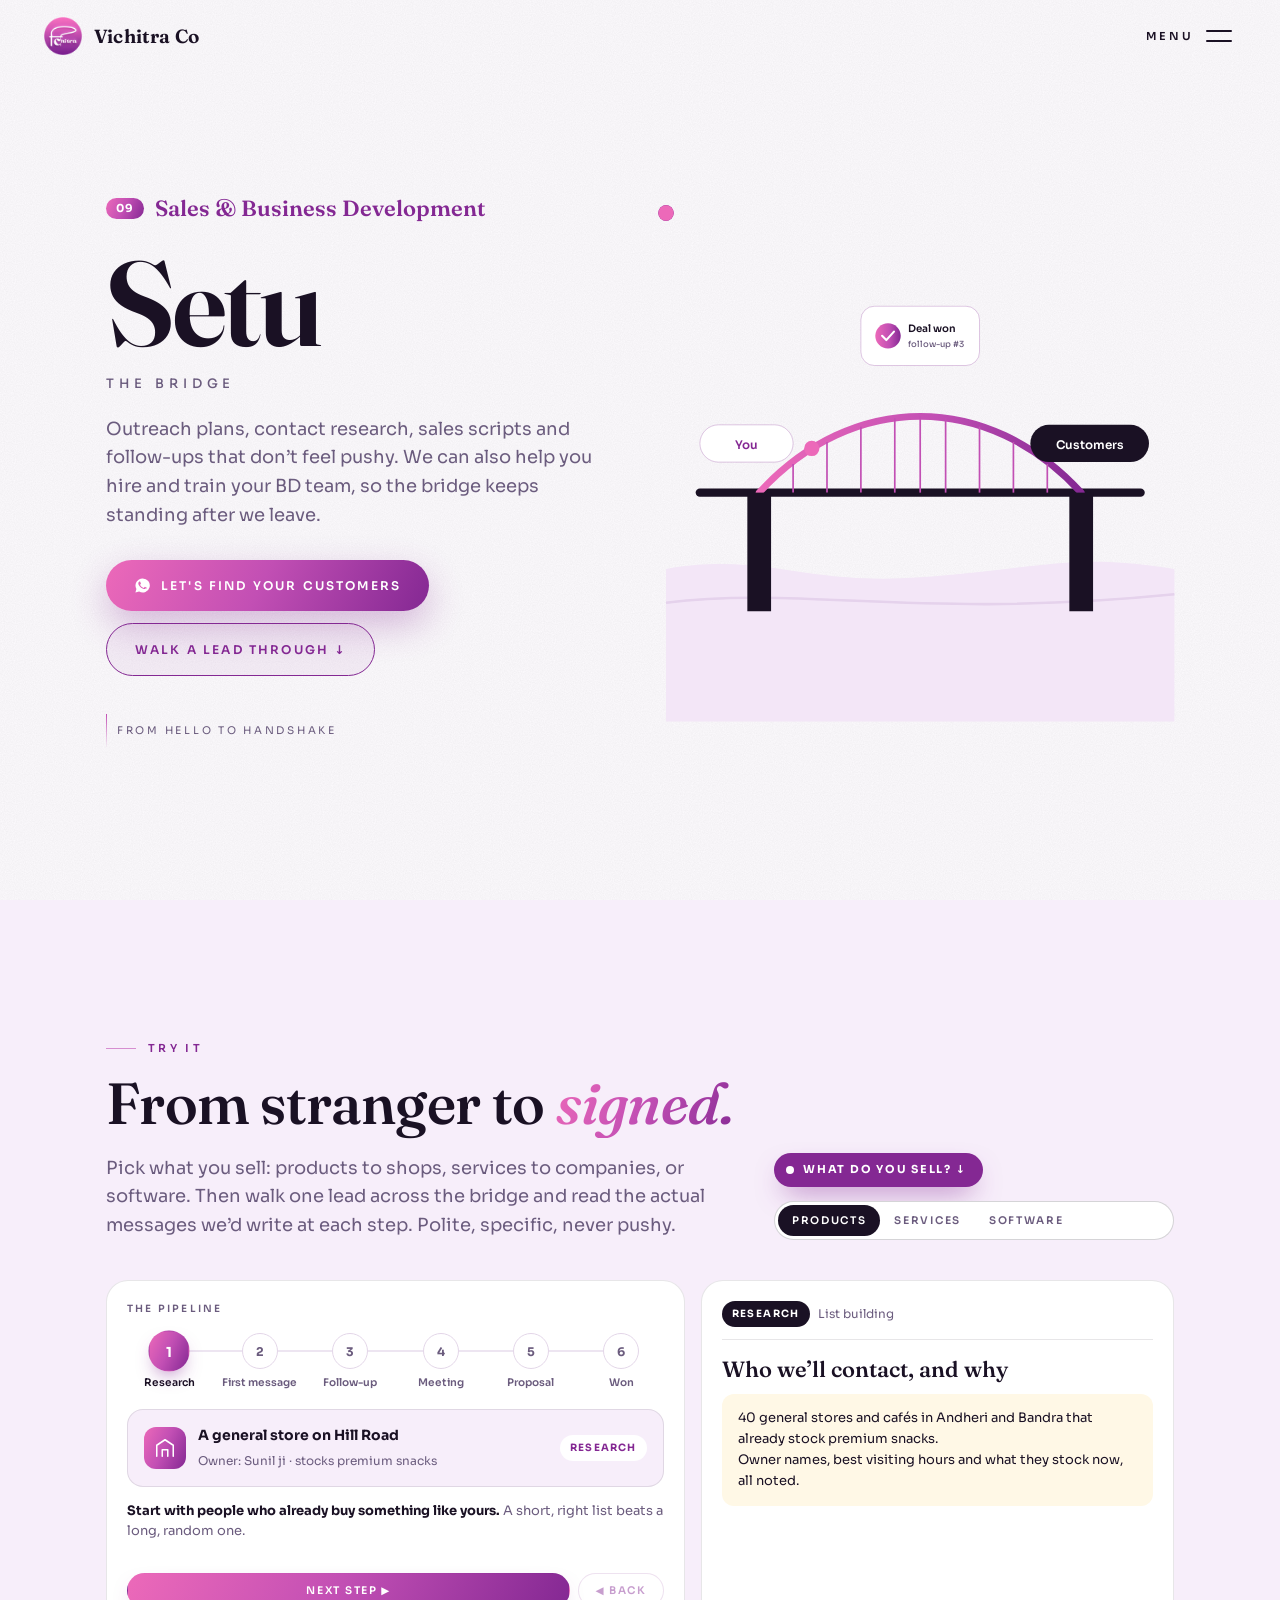
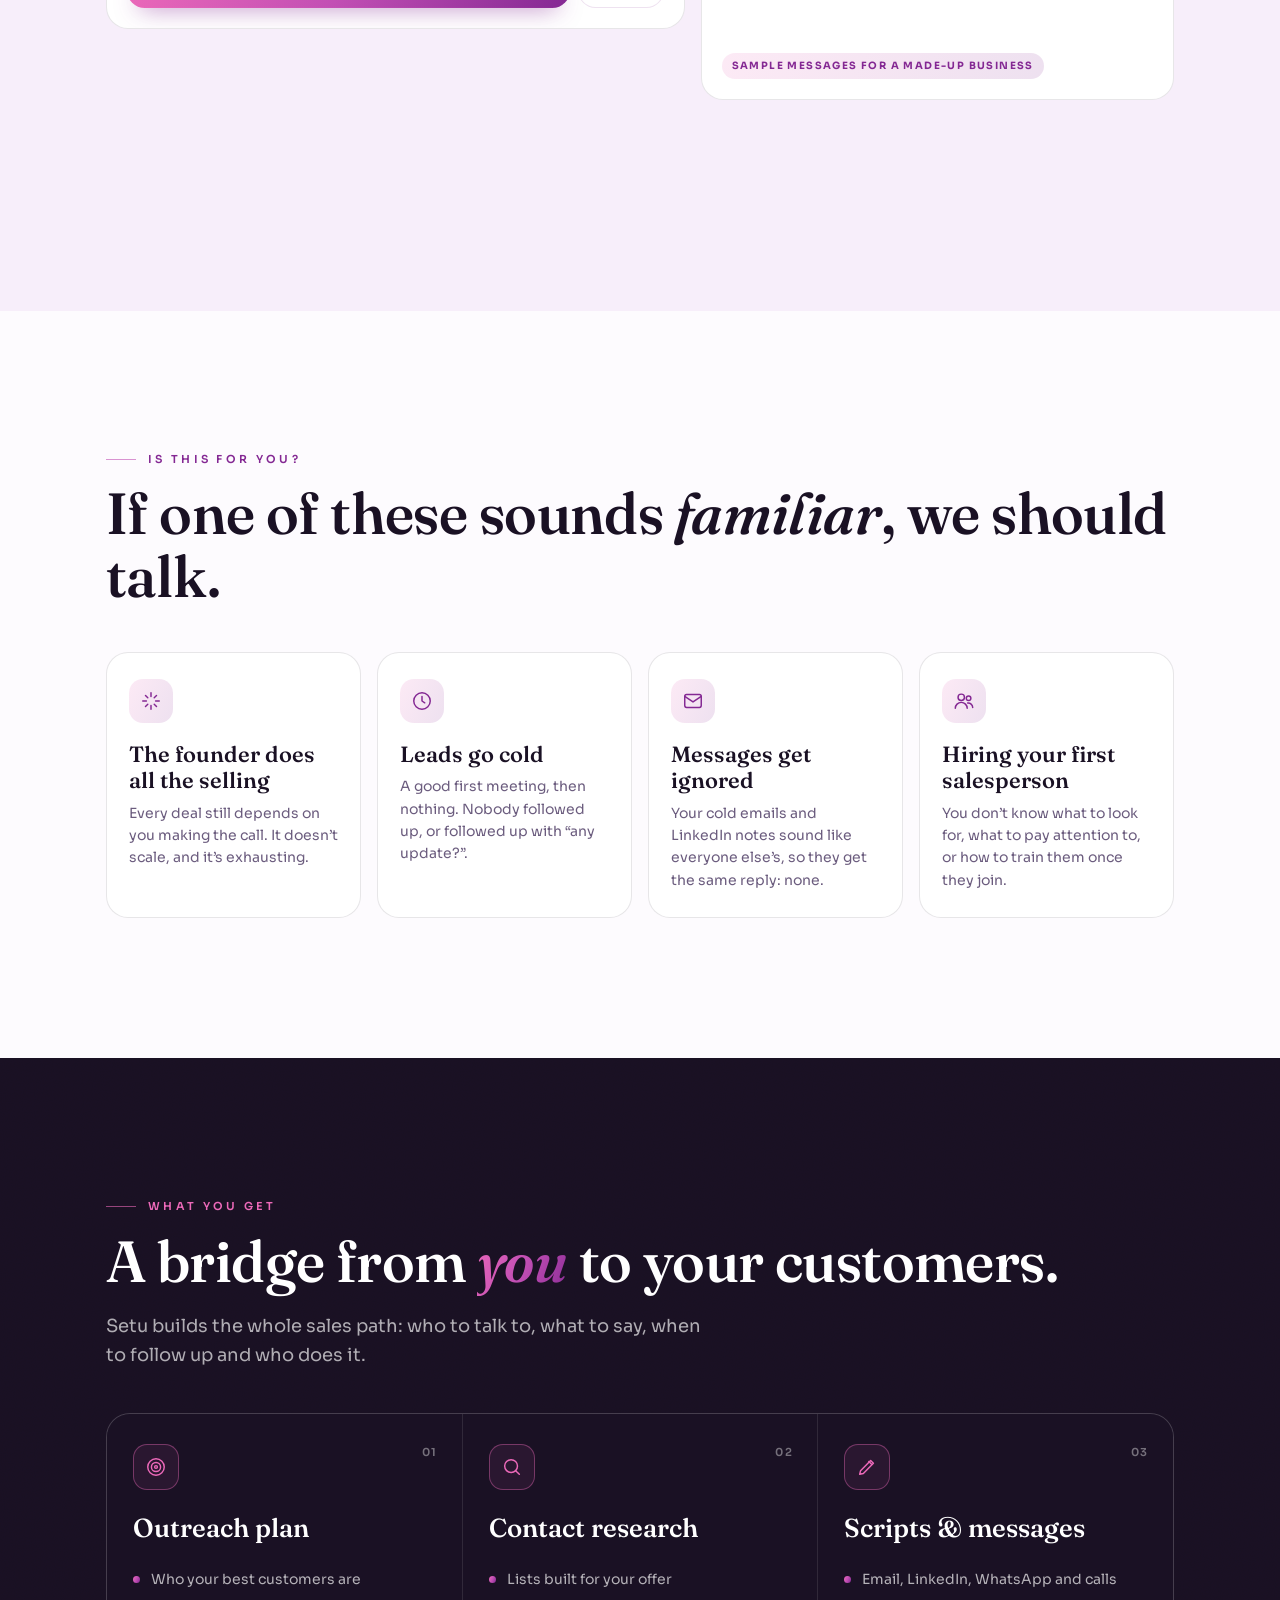
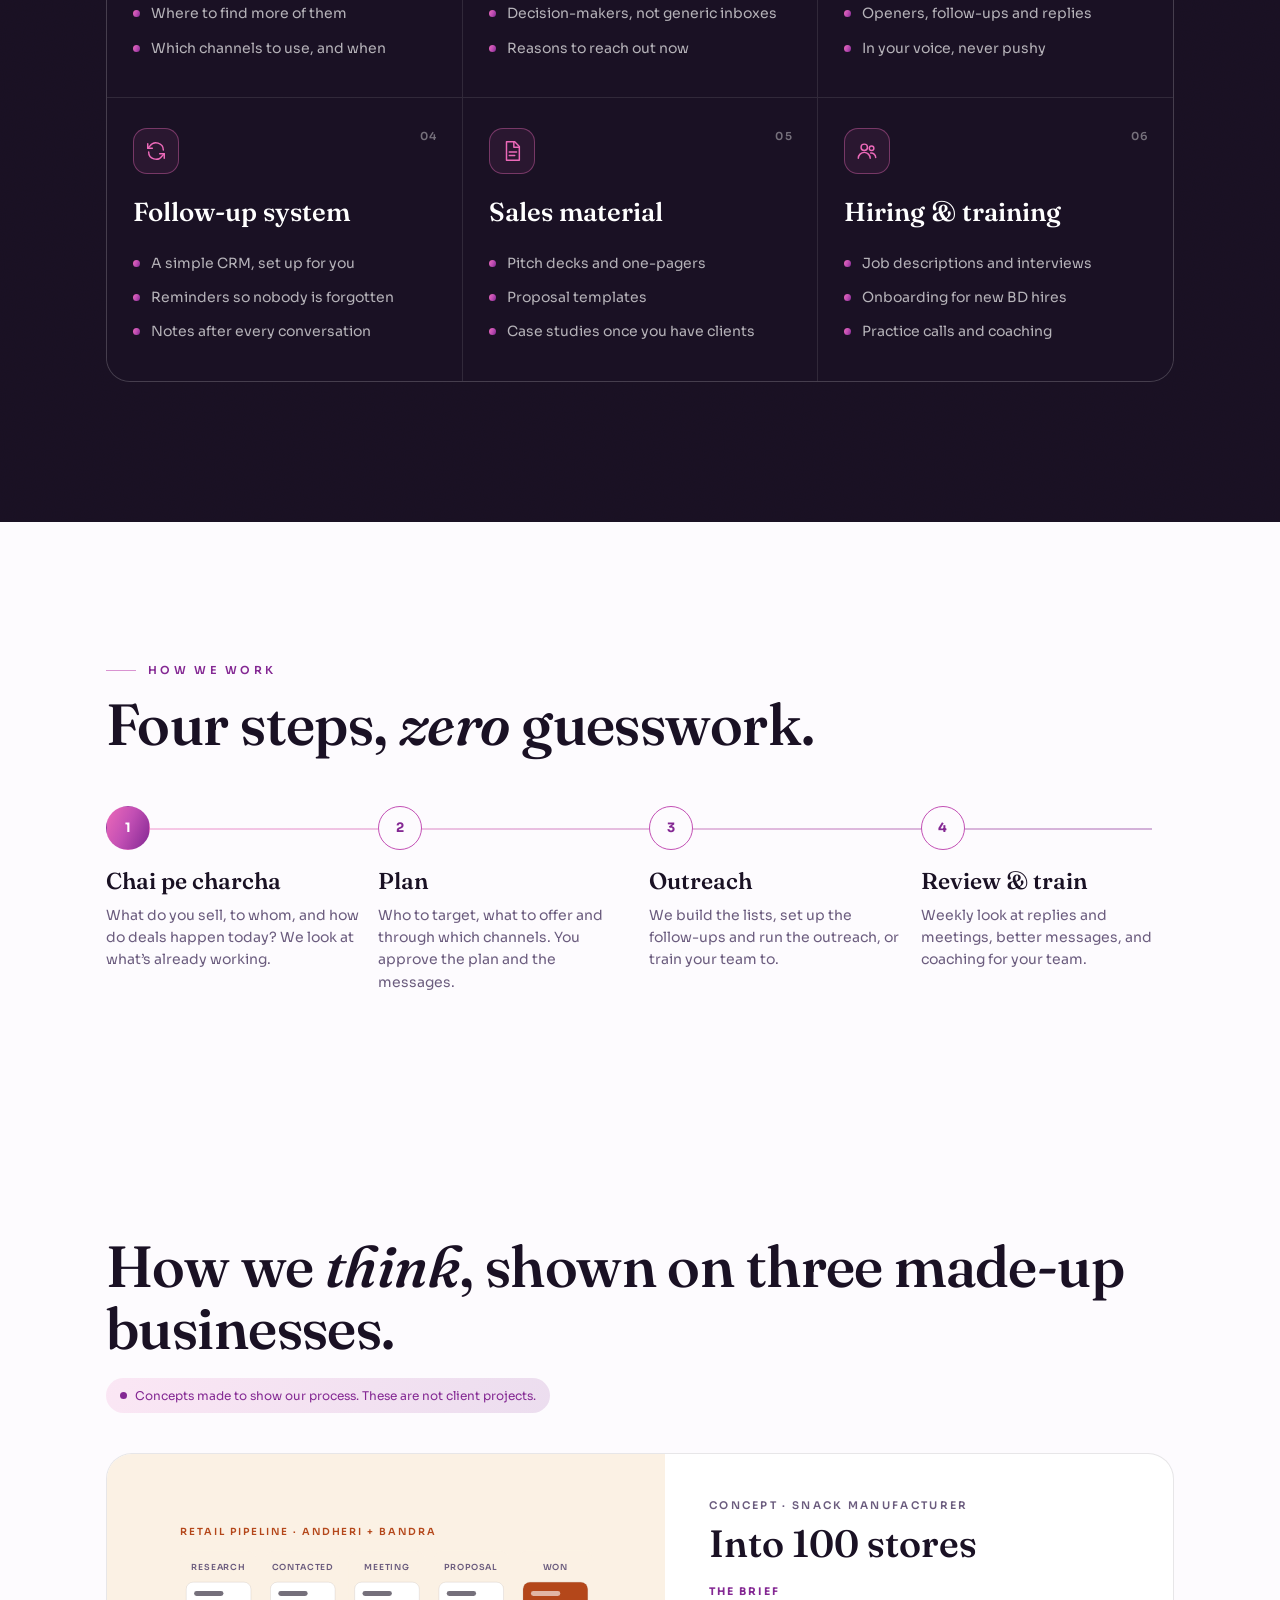
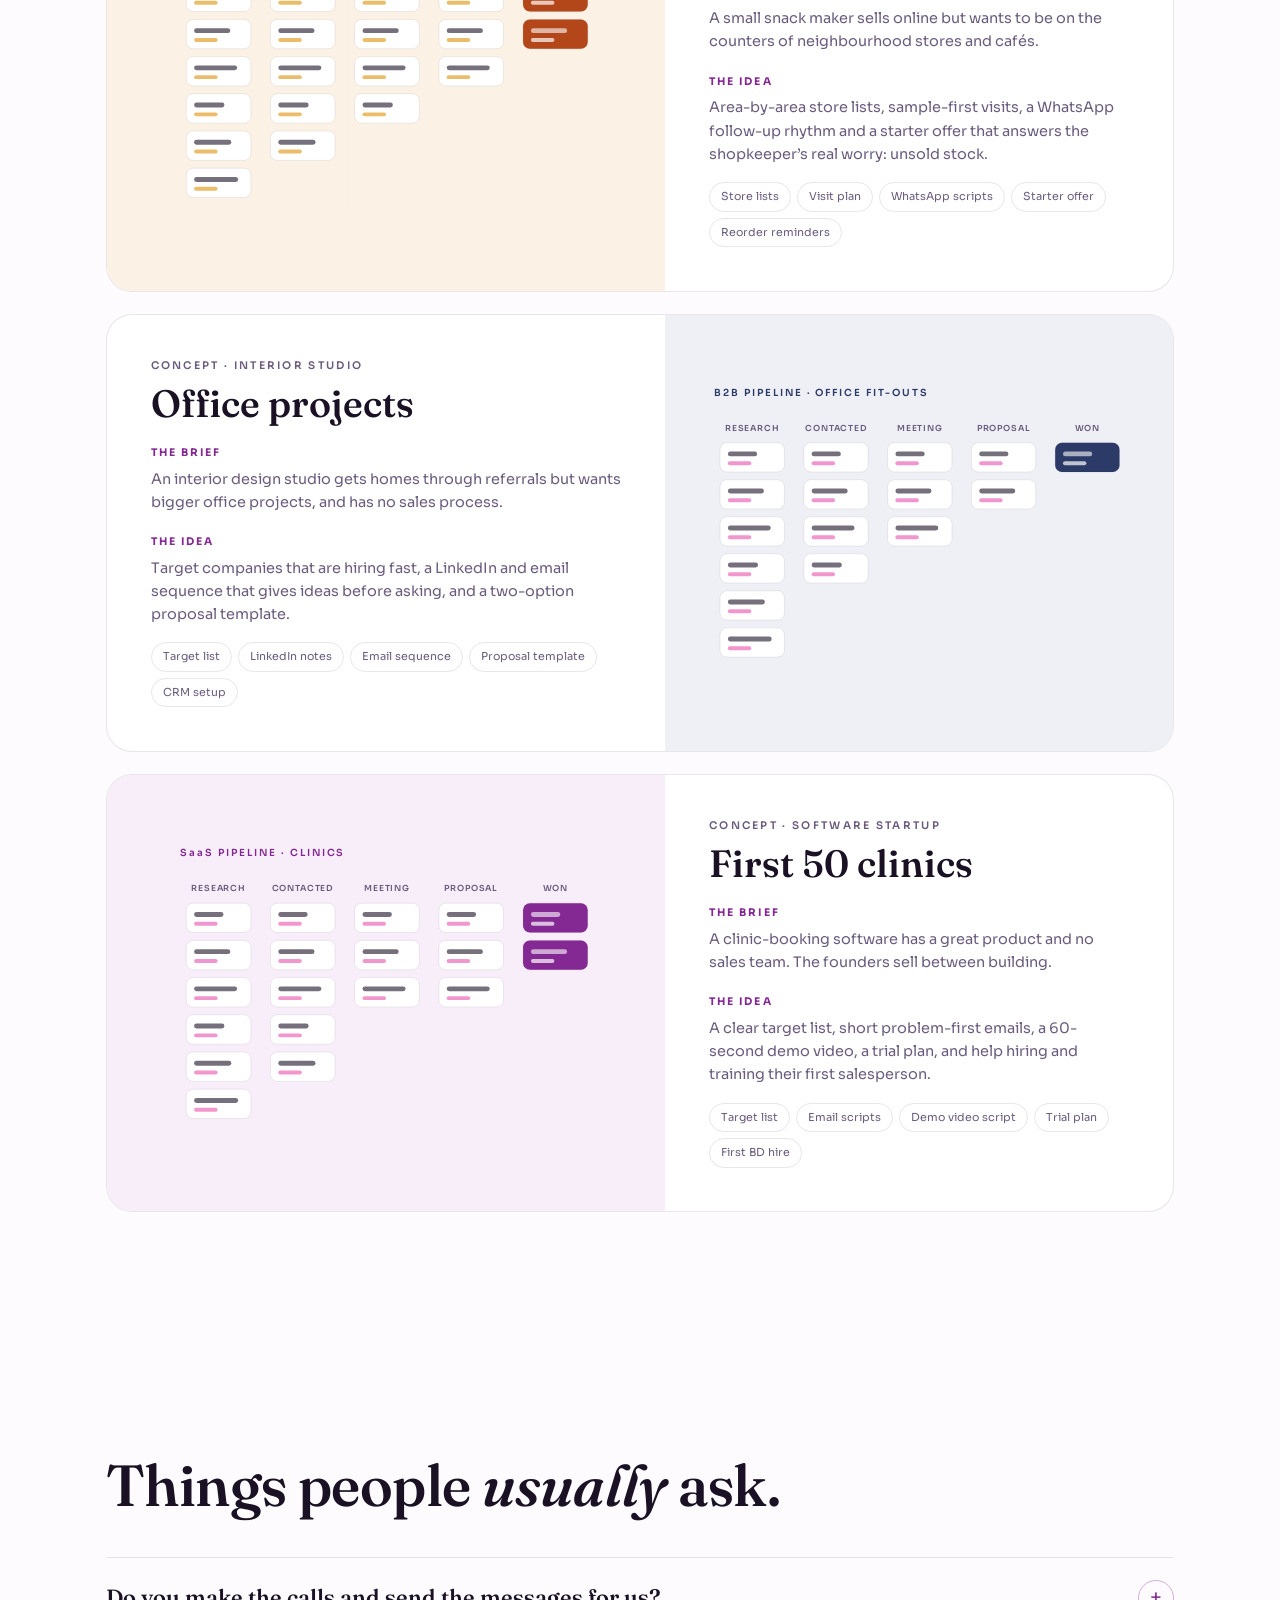
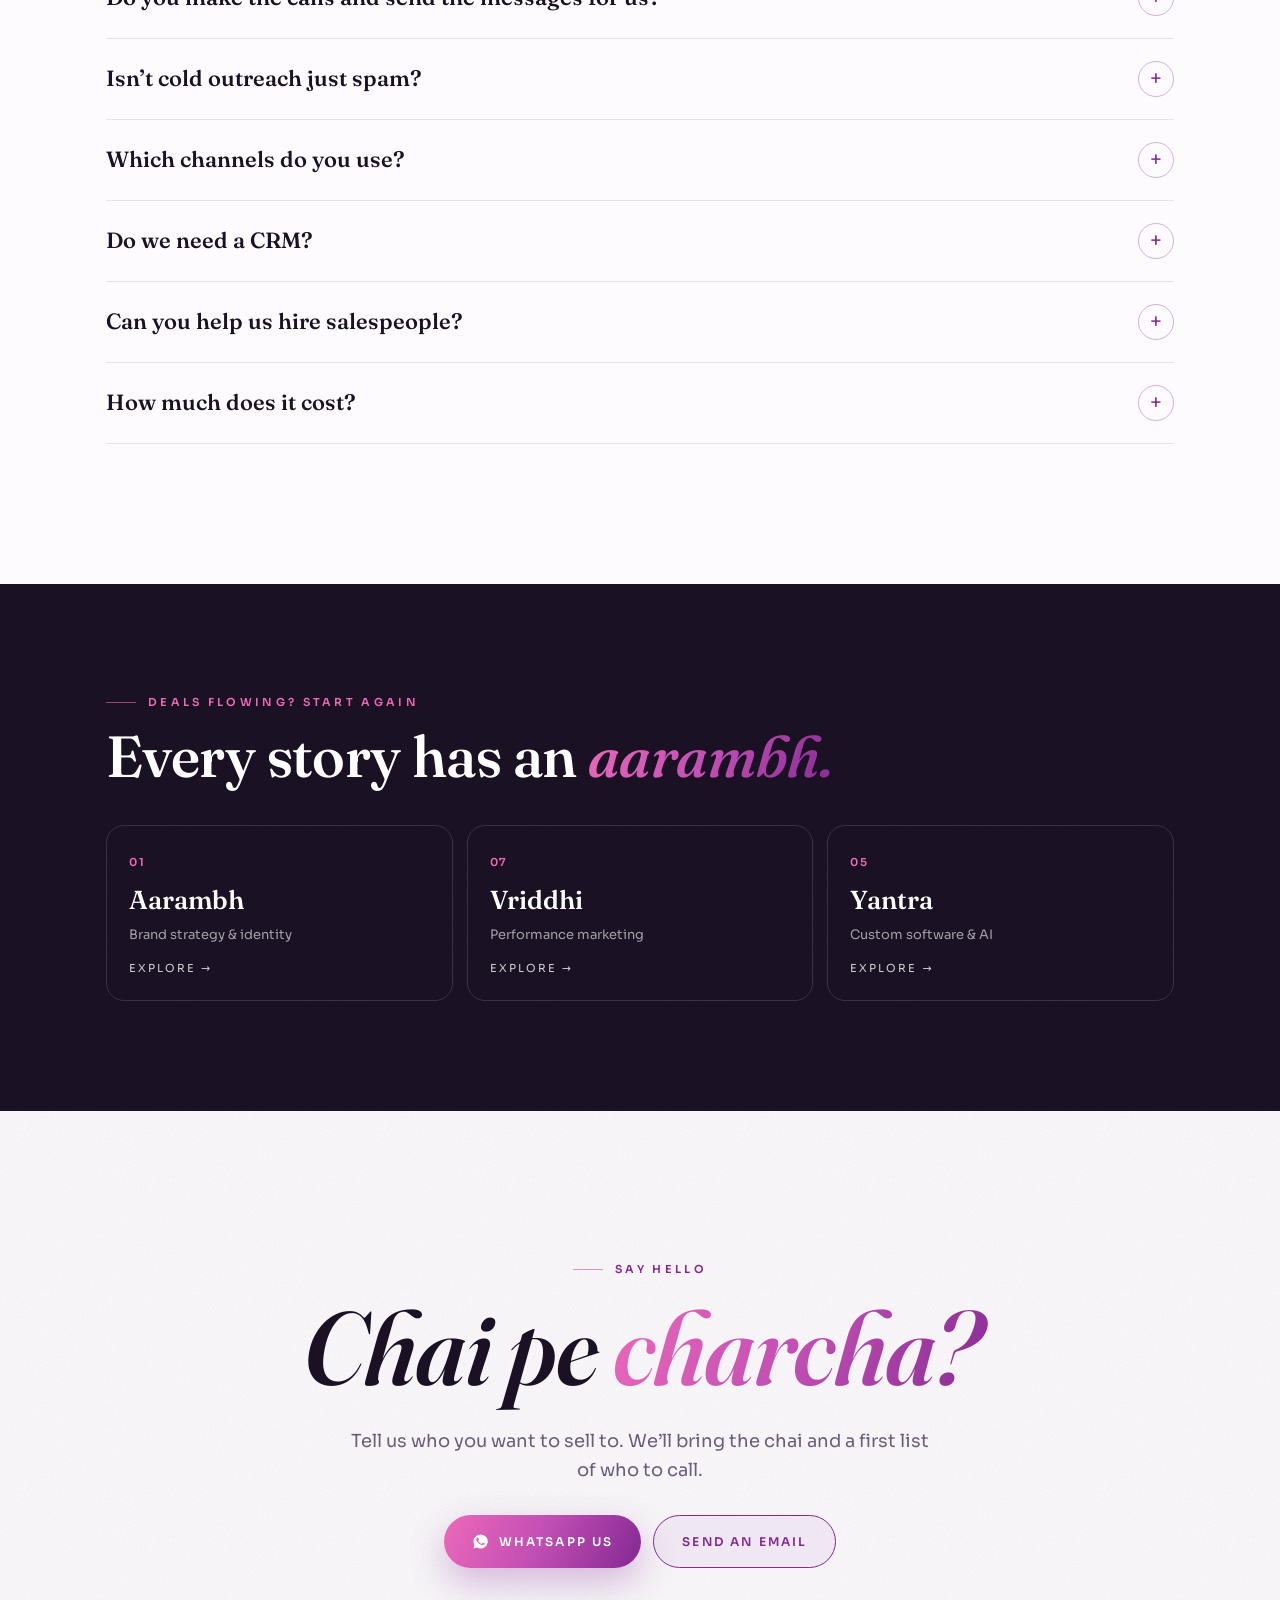
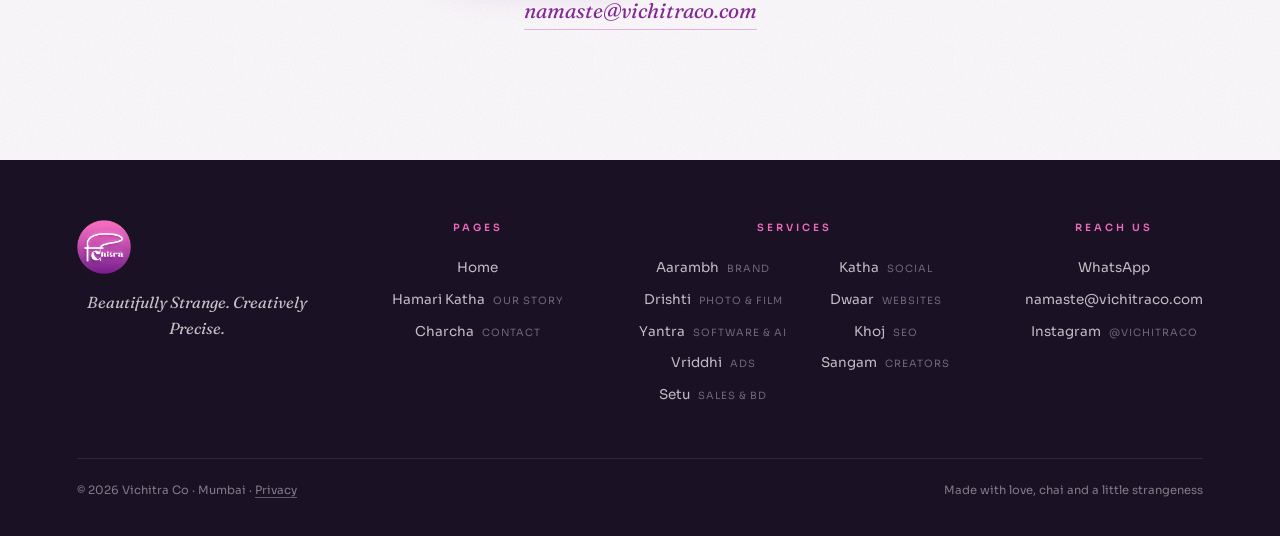
<file: services/setu.html>
<!DOCTYPE html>
<html lang="en">
<head>
<!-- Google tag (GTM-TBXZS9WX) -->
<script async src="https://www.googletagmanager.com/gtm.js?id=GTM-TBXZS9WX"></script>
<script>
  window.dataLayer = window.dataLayer || [];
  function gtag(){dataLayer.push(arguments);}
  gtag('js', new Date());
</script>
<meta charset="UTF-8">
<meta name="viewport" content="width=device-width, initial-scale=1.0, viewport-fit=cover">
<meta name="color-scheme" content="only light"><!-- stops Samsung Internet / Chrome auto-dark repainting the site -->
<title>Setu · Sales &amp; Business Development | Vichitra Co, Mumbai</title>
<meta name="description" content="Setu is Vichitra Co's sales and business development service: outreach plans, contact research, sales scripts, follow-up systems, sales material, and hiring and training BD teams, for businesses in Mumbai and across India.">
<link rel="canonical" href="https://vichitraco.com/services/setu.html">
<meta property="og:type" content="website">
<meta property="og:title" content="Setu · Sales & Business Development | Vichitra Co">
<meta property="og:description" content="Outreach plans, contact research, sales scripts and follow-ups that don’t feel pushy. We can also help you hire and train your BD team.">
<meta property="og:url" content="https://vichitraco.com/services/setu.html">
<meta property="og:image" content="https://vichitraco.com/assets/logo.png">
<meta name="theme-color" content="#FDFBFE">
<link rel="icon" type="image/png" href="../assets/favicon.png">
<link rel="preconnect" href="https://fonts.googleapis.com">
<link rel="preconnect" href="https://fonts.gstatic.com" crossorigin>
<link href="https://fonts.googleapis.com/css2?family=Fraunces:ital,opsz,wght@0,9..144,400;0,9..144,560;0,9..144,640;1,9..144,400;1,9..144,560&family=Rozha+One&family=Sora:wght@300;400;500;600;700&display=swap" rel="stylesheet">
<link rel="stylesheet" href="../assets/site.css">
<script type="application/ld+json">
{"@context":"https://schema.org","@graph":[{"@type":"Service","name":"Setu · Sales & Business Development","serviceType":"Sales and business development consulting","description":"Sales outreach strategy, contact research, scripts and message templates, follow-up systems and CRM setup, sales collateral, and BD team hiring and training.","provider":{"@type":"Organization","name":"Vichitra Co","url":"https://vichitraco.com/","logo":"https://vichitraco.com/assets/logo.png","email":"namaste@vichitraco.com","address":{"@type":"PostalAddress","addressLocality":"Mumbai","addressCountry":"IN"}},"areaServed":"IN","url":"https://vichitraco.com/services/setu.html"},{"@type":"FAQPage","mainEntity":[{"@type":"Question","name":"Do you make the calls and send the messages for us?","acceptedAnswer":{"@type":"Answer","text":"We can run the outreach for you, or set everything up and train your team to run it. Many clients start with us running it, then take it in-house."}},{"@type":"Question","name":"Isn’t cold outreach just spam?","acceptedAnswer":{"@type":"Answer","text":"Not when it’s done properly. We write to a small, well-researched list, with a real reason to reach out, follow the rules for contacting people, and stop when someone says no."}},{"@type":"Question","name":"Which channels do you use?","acceptedAnswer":{"@type":"Answer","text":"Whatever your buyers actually use: email, LinkedIn, WhatsApp, phone or in-person visits. Often a mix."}},{"@type":"Question","name":"Do we need a CRM?","acceptedAnswer":{"@type":"Answer","text":"A simple one helps a lot. We set one up that fits how you work, or use what you already have."}},{"@type":"Question","name":"Can you help us hire salespeople?","acceptedAnswer":{"@type":"Answer","text":"Yes. We write the job description, help with interviews, and train new hires once they join."}},{"@type":"Question","name":"How much does it cost?","acceptedAnswer":{"@type":"Answer","text":"It depends on whether we run the outreach or train your team, and for how long. We quote after a short chat. Message us on WhatsApp."}}]}]}
</script>
<style>
.st-deal{animation:pop .7s cubic-bezier(.3,1.4,.5,1) 2.4s forwards,floaty 4s ease-in-out 3.2s infinite}

.su{display:grid;grid-template-columns:minmax(0,1.1fr) minmax(0,.9fr);gap:16px;align-items:start}
.su-pipe{position:relative;display:grid;grid-template-columns:repeat(6,minmax(0,1fr));gap:6px;margin-top:16px}
.su-pipe::before{content:'';position:absolute;left:8%;right:8%;top:17px;height:2px;background:#EDE5F1}
.su-fill{position:absolute;left:8%;top:17px;height:2px;background:var(--grad);transition:width .7s cubic-bezier(.6,0,.2,1)}
.su-st{position:relative;text-align:center;font-size:10.5px;color:var(--ink-soft);font-weight:600;line-height:1.25;background:none}
.su-st i{display:flex;width:36px;height:36px;margin:0 auto 7px;border-radius:50%;background:#fff;border:1.5px solid #E3D6E8;align-items:center;justify-content:center;font-style:normal;font-size:12px;font-weight:700;color:var(--ink-soft);position:relative;z-index:1;transition:background .4s,border-color .4s,color .4s,transform .4s}
.su-st.done i{background:var(--plum);border-color:var(--plum);color:#fff}
.su-st.now i{background:var(--grad);border-color:transparent;color:#fff;transform:scale(1.15);box-shadow:0 8px 18px -8px rgba(132,40,147,.8)}
.su-st.now{color:var(--ink)}
.su-lead{margin-top:20px;border:1px solid var(--line);border-radius:16px;padding:14px 16px;display:flex;align-items:center;gap:12px;background:var(--mist)}
.su-lead .av{width:42px;height:42px;border-radius:12px;background:var(--grad);display:flex;align-items:center;justify-content:center;flex:0 0 auto}
.su-lead .av svg{width:22px;height:22px;fill:none;stroke:#fff;stroke-width:1.7;stroke-linecap:round;stroke-linejoin:round}
.su-lead b{display:block;font-size:14px}
.su-lead small{font-size:12px;color:var(--ink-soft)}
.su-lead .stg{margin-left:auto;font-size:10px;letter-spacing:.12em;text-transform:uppercase;font-weight:700;background:#fff;border-radius:99px;padding:5px 10px;color:var(--plum);white-space:nowrap}
.su-why{font-size:13px;color:var(--ink-soft);margin-top:14px;line-height:1.5;min-height:58px}
.su-why b{color:var(--ink)}
.su-btns{display:flex;gap:8px;margin-top:14px}
.su-btns .solid{flex:1}
.su-msg{display:flex;flex-direction:column;min-height:420px}
.su-ch{display:flex;align-items:center;gap:8px;padding-bottom:12px;border-bottom:1px solid var(--line)}
.su-ch .tag{font-size:10px;letter-spacing:.14em;text-transform:uppercase;font-weight:700;background:var(--ink);color:#fff;border-radius:99px;padding:5px 10px}
.su-ch small{font-size:12px;color:var(--ink-soft)}
.su-body{flex:1;padding-top:16px;animation:ycIn .4s ease both}
.su-body h4{font-family:var(--f-display);font-size:22px;font-weight:560;line-height:1.2}
.su-bubble{margin-top:12px;background:var(--mist);border-radius:18px 18px 18px 6px;padding:14px 16px;font-size:13.5px;line-height:1.6;color:var(--ink);white-space:pre-line}
.su-bubble.note{background:#FFF8E6;border-radius:12px;font-size:13px}
.su-msg .ex-note{margin-top:14px;align-self:flex-start}
.su-won{display:inline-flex;align-items:center;gap:8px;margin-top:14px;font-weight:700;color:#1F8A4C;font-size:13px}
@keyframes ycIn{from{opacity:0;transform:translateY(8px)}to{opacity:1;transform:none}}
@media(max-width:900px){
  .su{grid-template-columns:1fr}
  .su-msg{min-height:0}
}
@media(max-width:760px){
  .su-pipe{gap:2px}
  .su-st{font-size:9px}
  .su-st i{width:30px;height:30px;font-size:11px}
  .su-pipe::before,.su-fill{top:14px}
  .su-lead .stg{display:none}
}
</style>
</head>
<body>

<div class="thread"></div>

<nav id="nav">
  <a class="nav-brand" href="../index.html" aria-label="Vichitra Co home">
    <img src="../assets/logo-192.png" alt="Vichitra Co logo">
    <span>Vichitra Co</span>
  </a>
  <button class="menu-btn" id="menuBtn" aria-label="Open menu" aria-expanded="false" aria-controls="overlay">
    <span id="menuTxt">Menu</span>
    <span class="lines"><i></i><i></i></span>
  </button>
</nav>

<div class="overlay" id="overlay">
  <p class="o-eyebrow">Vichitra Co · Mumbai</p>
  <div class="o-links">
    <a class="o-link" href="../index.html"><span class="num">01</span><h3>Aangan</h3><span class="ann">Home</span></a>
    <a class="o-link" href="../index.html#b9"><span class="num">02</span><h3>Hamari Katha</h3><span class="ann">Our Story</span></a>
    <a class="o-link" href="#charcha"><span class="num">03</span><h3>Charcha</h3><span class="ann">Contact</span></a>
  </div>
  <div class="o-sub">
    <a class="o-chip" href="aarambh.html"><b>Aarambh</b><small>Brand &amp; Identity</small></a>
    <a class="o-chip" href="katha.html"><b>Katha</b><small>Social Media</small></a>
    <a class="o-chip" href="drishti.html"><b>Drishti</b><small>Photo, Film &amp; AI</small></a>
    <a class="o-chip" href="dwaar.html"><b>Dwaar</b><small>Websites</small></a>
    <a class="o-chip" href="yantra.html"><b>Yantra</b><small>Software &amp; AI</small></a>
    <a class="o-chip" href="khoj.html"><b>Khoj</b><small>SEO</small></a>
    <a class="o-chip" href="vriddhi.html"><b>Vriddhi</b><small>Performance</small></a>
    <a class="o-chip" href="sangam.html"><b>Sangam</b><small>Creators</small></a>
    <a class="o-chip here" href="setu.html" aria-current="page"><b>Setu</b><small>Sales &amp; BD</small></a>
  </div>
</div>

<main>

<!-- ════════ HERO ════════ -->
<section class="hero grain">
  <div class="wrap">
    <div class="hero-copy">
      <p class="svc-t rv"><span class="sn">09</span>Sales &amp; Business Development</p>
      <h1 class="rv d1">Setu<span class="ann">The Bridge</span></h1>
      <p class="lead rv d2">Outreach plans, contact research, sales scripts and follow-ups that don’t feel pushy. We can also help you hire and train your BD team, so the bridge keeps standing after we leave.</p>
      <div class="btn-row rv d3">
        <a class="btn primary" id="ctaHero" href="https://wa.me/918898490531?text=Hi%20Vichitra%20Co%2C%20I%27d%20like%20help%20with%20sales%20and%20business%20development." target="_blank" rel="noopener">
          <svg viewBox="0 0 24 24" fill="currentColor" aria-hidden="true"><path d="M12 2a10 10 0 0 0-8.6 15L2 22l5.2-1.4A10 10 0 1 0 12 2zm5.1 13.7c-.2.6-1.2 1.1-1.7 1.2-.4 0-1 .2-3.4-.7-2.8-1.2-4.6-4-4.8-4.2-.1-.2-1.1-1.5-1.1-2.9s.7-2 1-2.3c.2-.3.5-.3.7-.3h.5c.2 0 .4 0 .6.5l.8 2c.1.2.1.4 0 .6l-.4.6-.5.5c-.2.2-.3.3-.1.6.2.4.9 1.5 1.9 2.4 1.3 1.2 2.4 1.5 2.8 1.7.3.2.5.1.7-.1l1-1.2c.2-.3.4-.2.7-.1l2 1c.3.1.5.2.6.3 0 .1 0 .8-.3 1.4z"/></svg>
          Let's find your customers
        </a>
        <a class="btn ghost" href="#demo">Walk a lead through ↓</a>
      </div>
      <p class="scroll-cue rv d4">From hello to handshake</p>
    </div>
    <div class="hero-art" aria-hidden="true">
<svg viewBox="0 0 600 600">
        <defs><linearGradient id="stG" x1="0" y1="0" x2="1" y2="0"><stop offset="0" stop-color="#EC69B9"/><stop offset=".55" stop-color="#C24FB4"/><stop offset="1" stop-color="#842893"/></linearGradient>
          <path id="stP" d="M 110 330 C 220 210 380 210 490 330"/></defs>
        <path d="M 0 420 C 120 400 160 440 300 430 C 440 420 480 400 600 420 V 600 H 0 Z" fill="#F3E6F7"/>
        <path d="M 0 460 C 160 440 300 480 600 450" stroke="#E5D2EC" stroke-width="3" fill="none"/>
        <path class="draw" pathLength="1" d="M 40 330 H 560" stroke="#1A1124" stroke-width="10" stroke-linecap="round" fill="none"/>
        <path class="draw" pathLength="1" d="M 110 330 C 220 210 380 210 490 330" stroke="url(#stG)" stroke-width="8" fill="none" stroke-linecap="round" style="animation-delay:.4s"/>
        <path class="draw" pathLength="1" d="M 150 296.1 V 330" stroke="#C24FB4" stroke-width="2" style="animation-delay:0.9s"/><path class="draw" pathLength="1" d="M 190 270.2 V 330" stroke="#C24FB4" stroke-width="2" style="animation-delay:0.96s"/><path class="draw" pathLength="1" d="M 230 252.2 V 330" stroke="#C24FB4" stroke-width="2" style="animation-delay:1.02s"/><path class="draw" pathLength="1" d="M 270 242.2 V 330" stroke="#C24FB4" stroke-width="2" style="animation-delay:1.08s"/><path class="draw" pathLength="1" d="M 300 240.0 V 330" stroke="#C24FB4" stroke-width="2" style="animation-delay:1.1400000000000001s"/><path class="draw" pathLength="1" d="M 330 242.2 V 330" stroke="#C24FB4" stroke-width="2" style="animation-delay:1.2s"/><path class="draw" pathLength="1" d="M 370 252.2 V 330" stroke="#C24FB4" stroke-width="2" style="animation-delay:1.26s"/><path class="draw" pathLength="1" d="M 410 270.2 V 330" stroke="#C24FB4" stroke-width="2" style="animation-delay:1.32s"/><path class="draw" pathLength="1" d="M 450 296.1 V 330" stroke="#C24FB4" stroke-width="2" style="animation-delay:1.38s"/>
        <rect x="96" y="330" width="28" height="140" fill="#1A1124"/><rect x="476" y="330" width="28" height="140" fill="#1A1124"/>
        <circle r="9" fill="#EC69B9"><animateMotion dur="3.2s" begin="1.6s" repeatCount="indefinite"><mpath href="#stP"/></animateMotion></circle><circle r="9" fill="#C24FB4"><animateMotion dur="3.2s" begin="2.4000000000000004s" repeatCount="indefinite"><mpath href="#stP"/></animateMotion></circle><circle r="9" fill="#842893"><animateMotion dur="3.2s" begin="3.2s" repeatCount="indefinite"><mpath href="#stP"/></animateMotion></circle><circle r="9" fill="#EC69B9"><animateMotion dur="3.2s" begin="4s" repeatCount="indefinite"><mpath href="#stP"/></animateMotion></circle>
        <g class="fade" style="animation-delay:.6s">
          <rect x="40" y="250" width="110" height="44" rx="22" fill="#fff" stroke="rgba(132,40,147,.3)"/><text x="95" y="278" text-anchor="middle" style="font:600 14px Sora,sans-serif;fill:#842893">You</text>
          <rect x="430" y="250" width="140" height="44" rx="22" fill="#1A1124"/><text x="500" y="278" text-anchor="middle" style="font:600 14px Sora,sans-serif;fill:#fff">Customers</text>
        </g>
        <g class="st-deal popin" style="animation-delay:2.4s;transform-origin:300px 150px">
          <rect x="230" y="110" width="140" height="70" rx="16" fill="#fff" stroke="rgba(132,40,147,.3)"/>
          <circle cx="262" cy="145" r="15" fill="url(#stG)"/><path d="M 255 145 l 5 5 l 9 -10" stroke="#fff" stroke-width="2.5" fill="none" stroke-linecap="round" stroke-linejoin="round"/>
          <text x="286" y="141" style="font:600 12px Sora,sans-serif;fill:#1A1124">Deal won</text><text x="286" y="158" style="font:500 10px Sora,sans-serif;fill:#6B5C7E">follow-up #3</text>
        </g>
      </svg>
    </div>
  </div>
</section>

<!-- ════════ TRY IT ════════ -->
<section class="sec demo-sec" id="demo">
  <div class="wrap">
<div class="demo-head">
      <div>
        <p class="eyebrow rv">Try it</p>
        <h2 class="h-sec rv d1">From stranger to <em class="grad-text">signed.</em></h2>
        <p class="lead rv d2">Pick what you sell: products to shops, services to companies, or software. Then walk one lead across the bridge and read the actual messages we’d write at each step. Polite, specific, never pushy.</p>
      </div>
      <div class="demo-ctrl rv d2">
        <span class="hint" aria-hidden="true">What do you sell? ↓</span>
        <div class="seg" role="group" aria-label="What you sell" id="uBiz">
          <button type="button" data-b="products" class="on" aria-pressed="true">Products</button><button type="button" data-b="services" aria-pressed="false">Services</button><button type="button" data-b="software" aria-pressed="false">Software</button>
        </div>
      </div>
    </div>

    <div class="demo-board su rv">
      <div class="panel">
        <span class="lbl">The pipeline</span>
        <div class="su-pipe" id="uPipe"><span class="su-fill" id="uFill"></span></div>
        <div class="su-lead"><div class="av"><svg viewBox="0 0 24 24"><path d="M3 21V9l9-6 9 6v12"/><path d="M9 21v-7h6v7"/></svg></div><div><b id="uLead"></b><small id="uLeadS"></small></div><span class="stg" id="uStage"></span></div>
        <p class="su-why" id="uWhy"></p>
        <div class="su-btns"><button type="button" class="pill-btn solid" id="uNext">Next step ▶</button><button type="button" class="pill-btn" id="uBack">◀ Back</button></div>
      </div>
      <div class="panel su-msg">
        <div class="su-ch"><span class="tag" id="uCh"></span><small id="uChS"></small></div>
        <div class="su-body" id="uBody"></div>
        <span class="ex-note">Sample messages for a made-up business</span>
      </div>
    </div>
    <div class="demo-foot rv">
      <p>A made-up example to show the kind of messages and notes we write. Real outreach is built around your offer, your buyers and the rules for contacting them.</p>
      <a class="wa-cta" id="ctaDemo" href="https://wa.me/918898490531?text=Hi%20Vichitra%20Co%2C%20I%27d%20like%20help%20finding%20customers%20for%20my%20business.%20(Found%20you%20on%20the%20Setu%20page.)" target="_blank" rel="noopener">
        <svg viewBox="0 0 24 24" aria-hidden="true"><path d="M12 2a10 10 0 0 0-8.6 15L2 22l5.2-1.4A10 10 0 1 0 12 2zm5.1 13.7c-.2.6-1.2 1.1-1.7 1.2-.4 0-1 .2-3.4-.7-2.8-1.2-4.6-4-4.8-4.2-.1-.2-1.1-1.5-1.1-2.9s.7-2 1-2.3c.2-.3.5-.3.7-.3h.5c.2 0 .4 0 .6.5l.8 2c.1.2.1.4 0 .6l-.4.6-.5.5c-.2.2-.3.3-.1.6.2.4.9 1.5 1.9 2.4 1.3 1.2 2.4 1.5 2.8 1.7.3.2.5.1.7-.1l1-1.2c.2-.3.4-.2.7-.1l2 1c.3.1.5.2.6.3 0 .1 0 .8-.3 1.4z"/></svg>
        <span>Build my sales pipeline →</span>
      </a>
    </div>
  </div>
</section>

<!-- ════════ IS THIS FOR YOU ════════ -->
<section class="sec">
  <div class="wrap">
    <p class="eyebrow rv">Is this for you?</p>
    <h2 class="h-sec rv d1">If one of these sounds <em>familiar</em>, we should talk.</h2>
    <div class="who-grid">
      <article class="who rv">
        <div class="ic"><svg viewBox="0 0 24 24"><path d="M12 3v4M12 17v4M3 12h4M17 12h4M6 6l2.5 2.5M15.5 15.5L18 18M6 18l2.5-2.5M15.5 8.5L18 6"/></svg></div>
        <h3>The founder does all the selling</h3>
        <p>Every deal still depends on you making the call. It doesn’t scale, and it’s exhausting.</p>
      </article>
      <article class="who rv d1">
        <div class="ic"><svg viewBox="0 0 24 24"><circle cx="12" cy="12" r="9"/><path d="M12 7v5l3 2"/></svg></div>
        <h3>Leads go cold</h3>
        <p>A good first meeting, then nothing. Nobody followed up, or followed up with “any update?”.</p>
      </article>
      <article class="who rv d2">
        <div class="ic"><svg viewBox="0 0 24 24"><rect x="3" y="5" width="18" height="14" rx="2"/><path d="M3 7l9 6 9-6"/></svg></div>
        <h3>Messages get ignored</h3>
        <p>Your cold emails and LinkedIn notes sound like everyone else’s, so they get the same reply: none.</p>
      </article>
      <article class="who rv d3">
        <div class="ic"><svg viewBox="0 0 24 24"><circle cx="9" cy="8" r="3.5"/><path d="M2.5 20a6.5 6.5 0 0 1 13 0"/><circle cx="17" cy="9" r="2.5"/><path d="M16 14.2a5 5 0 0 1 5.5 4.8"/></svg></div>
        <h3>Hiring your first salesperson</h3>
        <p>You don’t know what to look for, what to pay attention to, or how to train them once they join.</p>
      </article>
    </div>
  </div>
</section>

<!-- ════════ WHAT YOU GET ════════ -->
<section class="sec dark grain">
  <div class="wrap">
    <p class="eyebrow rv">What you get</p>
    <h2 class="h-sec rv d1">A bridge from <em class="grad-text">you</em> to your customers.</h2>
    <p class="lead rv d2">Setu builds the whole sales path: who to talk to, what to say, when to follow up and who does it.</p>
    <div class="get-grid rv">
      <div class="get"><div class="gi"><svg viewBox="0 0 24 24"><circle cx="12" cy="12" r="9"/><circle cx="12" cy="12" r="5"/><circle cx="12" cy="12" r="1.5"/></svg></div><span class="no">01</span>
        <h3>Outreach plan</h3><ul><li>Who your best customers are</li><li>Where to find more of them</li><li>Which channels to use, and when</li></ul></div>
      <div class="get"><div class="gi"><svg viewBox="0 0 24 24"><circle cx="11" cy="11" r="7"/><path d="M20 20l-4-4"/></svg></div><span class="no">02</span>
        <h3>Contact research</h3><ul><li>Lists built for your offer</li><li>Decision-makers, not generic inboxes</li><li>Reasons to reach out now</li></ul></div>
      <div class="get"><div class="gi"><svg viewBox="0 0 24 24"><path d="M4 20l4-1 11-11-3-3L5 16z"/><path d="M14 6l3 3"/></svg></div><span class="no">03</span>
        <h3>Scripts & messages</h3><ul><li>Email, LinkedIn, WhatsApp and calls</li><li>Openers, follow-ups and replies</li><li>In your voice, never pushy</li></ul></div>
      <div class="get"><div class="gi"><svg viewBox="0 0 24 24"><path d="M20 11a8 8 0 0 0-14.6-4.5L3 9M4 13a8 8 0 0 0 14.6 4.5L21 15"/><path d="M3 4v5h5M21 20v-5h-5"/></svg></div><span class="no">04</span>
        <h3>Follow-up system</h3><ul><li>A simple CRM, set up for you</li><li>Reminders so nobody is forgotten</li><li>Notes after every conversation</li></ul></div>
      <div class="get"><div class="gi"><svg viewBox="0 0 24 24"><path d="M6 2h9l5 5v15H6z"/><path d="M14 2v6h6M9 13h8M9 17h6"/></svg></div><span class="no">05</span>
        <h3>Sales material</h3><ul><li>Pitch decks and one-pagers</li><li>Proposal templates</li><li>Case studies once you have clients</li></ul></div>
      <div class="get"><div class="gi"><svg viewBox="0 0 24 24"><circle cx="9" cy="8" r="3.5"/><path d="M2.5 20a6.5 6.5 0 0 1 13 0"/><circle cx="17" cy="9" r="2.5"/><path d="M16 14.2a5 5 0 0 1 5.5 4.8"/></svg></div><span class="no">06</span>
        <h3>Hiring & training</h3><ul><li>Job descriptions and interviews</li><li>Onboarding for new BD hires</li><li>Practice calls and coaching</li></ul></div>
    </div>
  </div>
</section>

<!-- ════════ HOW WE WORK ════════ -->
<section class="sec">
  <div class="wrap">
    <p class="eyebrow rv">How we work</p>
    <h2 class="h-sec rv d1">Four steps, <em>zero</em> guesswork.</h2>
    <div class="steps">
      <div class="step rv"><div class="dot">1</div><h3>Chai pe charcha</h3><p>What do you sell, to whom, and how do deals happen today? We look at what’s already working.</p></div>
      <div class="step rv d1"><div class="dot">2</div><h3>Plan</h3><p>Who to target, what to offer and through which channels. You approve the plan and the messages.</p></div>
      <div class="step rv d2"><div class="dot">3</div><h3>Outreach</h3><p>We build the lists, set up the follow-ups and run the outreach, or train your team to.</p></div>
      <div class="step rv d3"><div class="dot">4</div><h3>Review & train</h3><p>Weekly look at replies and meetings, better messages, and coaching for your team.</p></div>
    </div>
  </div>
</section>

<!-- ════════ SAMPLE WORK ════════ -->
<section class="sec tight" id="work">
  <div class="wrap">
    <p class="eyebrow rv">Sample work</p>
    <h2 class="h-sec rv d1">How we <em>think</em>, shown on three made-up businesses.</h2>
    <span class="concept-note rv d2">Concepts made to show our process. These are not client projects.</span>
    <div class="cases">

      <article class="case rv">
        <div class="art" style="background:#FBF1E4">
<svg viewBox="0 0 480 360" aria-hidden="true">
            <text x="30" y="40" style="font:600 10px Sora,sans-serif;letter-spacing:.2em;fill:#B4471A">RETAIL PIPELINE · ANDHERI + BANDRA</text>
            <rect x="30" y="56" width="78" height="270" rx="10" fill="#FBF1E4"/><text x="69" y="76" text-anchor="middle" style="font:600 8.5px Sora,sans-serif;letter-spacing:.1em;fill:#6B5C7E">RESEARCH</text>
            <rect x="36" y="88" width="66" height="30" rx="7" fill="#fff" stroke="rgba(26,17,36,.08)"/><rect x="44" y="97" width="30" height="5" rx="2.5" fill="#1A1124" opacity=".6"/><rect x="44" y="107" width="24" height="4" rx="2" fill="#E2A12B" opacity=".7"/><rect x="36" y="126" width="66" height="30" rx="7" fill="#fff" stroke="rgba(26,17,36,.08)"/><rect x="44" y="135" width="37" height="5" rx="2.5" fill="#1A1124" opacity=".6"/><rect x="44" y="145" width="24" height="4" rx="2" fill="#E2A12B" opacity=".7"/><rect x="36" y="164" width="66" height="30" rx="7" fill="#fff" stroke="rgba(26,17,36,.08)"/><rect x="44" y="173" width="44" height="5" rx="2.5" fill="#1A1124" opacity=".6"/><rect x="44" y="183" width="24" height="4" rx="2" fill="#E2A12B" opacity=".7"/><rect x="36" y="202" width="66" height="30" rx="7" fill="#fff" stroke="rgba(26,17,36,.08)"/><rect x="44" y="211" width="31" height="5" rx="2.5" fill="#1A1124" opacity=".6"/><rect x="44" y="221" width="24" height="4" rx="2" fill="#E2A12B" opacity=".7"/><rect x="36" y="240" width="66" height="30" rx="7" fill="#fff" stroke="rgba(26,17,36,.08)"/><rect x="44" y="249" width="38" height="5" rx="2.5" fill="#1A1124" opacity=".6"/><rect x="44" y="259" width="24" height="4" rx="2" fill="#E2A12B" opacity=".7"/><rect x="36" y="278" width="66" height="30" rx="7" fill="#fff" stroke="rgba(26,17,36,.08)"/><rect x="44" y="287" width="45" height="5" rx="2.5" fill="#1A1124" opacity=".6"/><rect x="44" y="297" width="24" height="4" rx="2" fill="#E2A12B" opacity=".7"/><rect x="116" y="56" width="78" height="270" rx="10" fill="#FBF1E4"/><text x="155" y="76" text-anchor="middle" style="font:600 8.5px Sora,sans-serif;letter-spacing:.1em;fill:#6B5C7E">CONTACTED</text>
            <rect x="122" y="88" width="66" height="30" rx="7" fill="#fff" stroke="rgba(26,17,36,.08)"/><rect x="130" y="97" width="30" height="5" rx="2.5" fill="#1A1124" opacity=".6"/><rect x="130" y="107" width="24" height="4" rx="2" fill="#E2A12B" opacity=".7"/><rect x="122" y="126" width="66" height="30" rx="7" fill="#fff" stroke="rgba(26,17,36,.08)"/><rect x="130" y="135" width="37" height="5" rx="2.5" fill="#1A1124" opacity=".6"/><rect x="130" y="145" width="24" height="4" rx="2" fill="#E2A12B" opacity=".7"/><rect x="122" y="164" width="66" height="30" rx="7" fill="#fff" stroke="rgba(26,17,36,.08)"/><rect x="130" y="173" width="44" height="5" rx="2.5" fill="#1A1124" opacity=".6"/><rect x="130" y="183" width="24" height="4" rx="2" fill="#E2A12B" opacity=".7"/><rect x="122" y="202" width="66" height="30" rx="7" fill="#fff" stroke="rgba(26,17,36,.08)"/><rect x="130" y="211" width="31" height="5" rx="2.5" fill="#1A1124" opacity=".6"/><rect x="130" y="221" width="24" height="4" rx="2" fill="#E2A12B" opacity=".7"/><rect x="122" y="240" width="66" height="30" rx="7" fill="#fff" stroke="rgba(26,17,36,.08)"/><rect x="130" y="249" width="38" height="5" rx="2.5" fill="#1A1124" opacity=".6"/><rect x="130" y="259" width="24" height="4" rx="2" fill="#E2A12B" opacity=".7"/><rect x="202" y="56" width="78" height="270" rx="10" fill="#FBF1E4"/><text x="241" y="76" text-anchor="middle" style="font:600 8.5px Sora,sans-serif;letter-spacing:.1em;fill:#6B5C7E">MEETING</text>
            <rect x="208" y="88" width="66" height="30" rx="7" fill="#fff" stroke="rgba(26,17,36,.08)"/><rect x="216" y="97" width="30" height="5" rx="2.5" fill="#1A1124" opacity=".6"/><rect x="216" y="107" width="24" height="4" rx="2" fill="#E2A12B" opacity=".7"/><rect x="208" y="126" width="66" height="30" rx="7" fill="#fff" stroke="rgba(26,17,36,.08)"/><rect x="216" y="135" width="37" height="5" rx="2.5" fill="#1A1124" opacity=".6"/><rect x="216" y="145" width="24" height="4" rx="2" fill="#E2A12B" opacity=".7"/><rect x="208" y="164" width="66" height="30" rx="7" fill="#fff" stroke="rgba(26,17,36,.08)"/><rect x="216" y="173" width="44" height="5" rx="2.5" fill="#1A1124" opacity=".6"/><rect x="216" y="183" width="24" height="4" rx="2" fill="#E2A12B" opacity=".7"/><rect x="208" y="202" width="66" height="30" rx="7" fill="#fff" stroke="rgba(26,17,36,.08)"/><rect x="216" y="211" width="31" height="5" rx="2.5" fill="#1A1124" opacity=".6"/><rect x="216" y="221" width="24" height="4" rx="2" fill="#E2A12B" opacity=".7"/><rect x="288" y="56" width="78" height="270" rx="10" fill="#FBF1E4"/><text x="327" y="76" text-anchor="middle" style="font:600 8.5px Sora,sans-serif;letter-spacing:.1em;fill:#6B5C7E">PROPOSAL</text>
            <rect x="294" y="88" width="66" height="30" rx="7" fill="#fff" stroke="rgba(26,17,36,.08)"/><rect x="302" y="97" width="30" height="5" rx="2.5" fill="#1A1124" opacity=".6"/><rect x="302" y="107" width="24" height="4" rx="2" fill="#E2A12B" opacity=".7"/><rect x="294" y="126" width="66" height="30" rx="7" fill="#fff" stroke="rgba(26,17,36,.08)"/><rect x="302" y="135" width="37" height="5" rx="2.5" fill="#1A1124" opacity=".6"/><rect x="302" y="145" width="24" height="4" rx="2" fill="#E2A12B" opacity=".7"/><rect x="294" y="164" width="66" height="30" rx="7" fill="#fff" stroke="rgba(26,17,36,.08)"/><rect x="302" y="173" width="44" height="5" rx="2.5" fill="#1A1124" opacity=".6"/><rect x="302" y="183" width="24" height="4" rx="2" fill="#E2A12B" opacity=".7"/><rect x="374" y="56" width="78" height="270" rx="10" fill="#FBF1E4"/><text x="413" y="76" text-anchor="middle" style="font:600 8.5px Sora,sans-serif;letter-spacing:.1em;fill:#6B5C7E">WON</text>
            <rect x="380" y="88" width="66" height="30" rx="7" fill="#B4471A" stroke="rgba(26,17,36,.08)"/><rect x="388" y="97" width="30" height="5" rx="2.5" fill="#fff" opacity=".6"/><rect x="388" y="107" width="24" height="4" rx="2" fill="#fff" opacity=".7"/><rect x="380" y="126" width="66" height="30" rx="7" fill="#B4471A" stroke="rgba(26,17,36,.08)"/><rect x="388" y="135" width="37" height="5" rx="2.5" fill="#fff" opacity=".6"/><rect x="388" y="145" width="24" height="4" rx="2" fill="#fff" opacity=".7"/>
          </svg>
        </div>
        <div class="info">
          <span class="kind">Concept · Snack manufacturer</span>
          <h3>Into 100 stores</h3>
          <h4>The brief</h4><p>A small snack maker sells online but wants to be on the counters of neighbourhood stores and cafés.</p>
          <h4>The idea</h4><p>Area-by-area store lists, sample-first visits, a WhatsApp follow-up rhythm and a starter offer that answers the shopkeeper’s real worry: unsold stock.</p>
          <div class="made"><span>Store lists</span><span>Visit plan</span><span>WhatsApp scripts</span><span>Starter offer</span><span>Reorder reminders</span></div>
        </div>
      </article>

      <article class="case rv">
        <div class="art" style="background:#EEF0F6">
<svg viewBox="0 0 480 360" aria-hidden="true">
            <text x="30" y="40" style="font:600 10px Sora,sans-serif;letter-spacing:.2em;fill:#2B3A67">B2B PIPELINE · OFFICE FIT-OUTS</text>
            <rect x="30" y="56" width="78" height="270" rx="10" fill="#EEF0F6"/><text x="69" y="76" text-anchor="middle" style="font:600 8.5px Sora,sans-serif;letter-spacing:.1em;fill:#6B5C7E">RESEARCH</text>
            <rect x="36" y="88" width="66" height="30" rx="7" fill="#fff" stroke="rgba(26,17,36,.08)"/><rect x="44" y="97" width="30" height="5" rx="2.5" fill="#1A1124" opacity=".6"/><rect x="44" y="107" width="24" height="4" rx="2" fill="#EC69B9" opacity=".7"/><rect x="36" y="126" width="66" height="30" rx="7" fill="#fff" stroke="rgba(26,17,36,.08)"/><rect x="44" y="135" width="37" height="5" rx="2.5" fill="#1A1124" opacity=".6"/><rect x="44" y="145" width="24" height="4" rx="2" fill="#EC69B9" opacity=".7"/><rect x="36" y="164" width="66" height="30" rx="7" fill="#fff" stroke="rgba(26,17,36,.08)"/><rect x="44" y="173" width="44" height="5" rx="2.5" fill="#1A1124" opacity=".6"/><rect x="44" y="183" width="24" height="4" rx="2" fill="#EC69B9" opacity=".7"/><rect x="36" y="202" width="66" height="30" rx="7" fill="#fff" stroke="rgba(26,17,36,.08)"/><rect x="44" y="211" width="31" height="5" rx="2.5" fill="#1A1124" opacity=".6"/><rect x="44" y="221" width="24" height="4" rx="2" fill="#EC69B9" opacity=".7"/><rect x="36" y="240" width="66" height="30" rx="7" fill="#fff" stroke="rgba(26,17,36,.08)"/><rect x="44" y="249" width="38" height="5" rx="2.5" fill="#1A1124" opacity=".6"/><rect x="44" y="259" width="24" height="4" rx="2" fill="#EC69B9" opacity=".7"/><rect x="36" y="278" width="66" height="30" rx="7" fill="#fff" stroke="rgba(26,17,36,.08)"/><rect x="44" y="287" width="45" height="5" rx="2.5" fill="#1A1124" opacity=".6"/><rect x="44" y="297" width="24" height="4" rx="2" fill="#EC69B9" opacity=".7"/><rect x="116" y="56" width="78" height="270" rx="10" fill="#EEF0F6"/><text x="155" y="76" text-anchor="middle" style="font:600 8.5px Sora,sans-serif;letter-spacing:.1em;fill:#6B5C7E">CONTACTED</text>
            <rect x="122" y="88" width="66" height="30" rx="7" fill="#fff" stroke="rgba(26,17,36,.08)"/><rect x="130" y="97" width="30" height="5" rx="2.5" fill="#1A1124" opacity=".6"/><rect x="130" y="107" width="24" height="4" rx="2" fill="#EC69B9" opacity=".7"/><rect x="122" y="126" width="66" height="30" rx="7" fill="#fff" stroke="rgba(26,17,36,.08)"/><rect x="130" y="135" width="37" height="5" rx="2.5" fill="#1A1124" opacity=".6"/><rect x="130" y="145" width="24" height="4" rx="2" fill="#EC69B9" opacity=".7"/><rect x="122" y="164" width="66" height="30" rx="7" fill="#fff" stroke="rgba(26,17,36,.08)"/><rect x="130" y="173" width="44" height="5" rx="2.5" fill="#1A1124" opacity=".6"/><rect x="130" y="183" width="24" height="4" rx="2" fill="#EC69B9" opacity=".7"/><rect x="122" y="202" width="66" height="30" rx="7" fill="#fff" stroke="rgba(26,17,36,.08)"/><rect x="130" y="211" width="31" height="5" rx="2.5" fill="#1A1124" opacity=".6"/><rect x="130" y="221" width="24" height="4" rx="2" fill="#EC69B9" opacity=".7"/><rect x="202" y="56" width="78" height="270" rx="10" fill="#EEF0F6"/><text x="241" y="76" text-anchor="middle" style="font:600 8.5px Sora,sans-serif;letter-spacing:.1em;fill:#6B5C7E">MEETING</text>
            <rect x="208" y="88" width="66" height="30" rx="7" fill="#fff" stroke="rgba(26,17,36,.08)"/><rect x="216" y="97" width="30" height="5" rx="2.5" fill="#1A1124" opacity=".6"/><rect x="216" y="107" width="24" height="4" rx="2" fill="#EC69B9" opacity=".7"/><rect x="208" y="126" width="66" height="30" rx="7" fill="#fff" stroke="rgba(26,17,36,.08)"/><rect x="216" y="135" width="37" height="5" rx="2.5" fill="#1A1124" opacity=".6"/><rect x="216" y="145" width="24" height="4" rx="2" fill="#EC69B9" opacity=".7"/><rect x="208" y="164" width="66" height="30" rx="7" fill="#fff" stroke="rgba(26,17,36,.08)"/><rect x="216" y="173" width="44" height="5" rx="2.5" fill="#1A1124" opacity=".6"/><rect x="216" y="183" width="24" height="4" rx="2" fill="#EC69B9" opacity=".7"/><rect x="288" y="56" width="78" height="270" rx="10" fill="#EEF0F6"/><text x="327" y="76" text-anchor="middle" style="font:600 8.5px Sora,sans-serif;letter-spacing:.1em;fill:#6B5C7E">PROPOSAL</text>
            <rect x="294" y="88" width="66" height="30" rx="7" fill="#fff" stroke="rgba(26,17,36,.08)"/><rect x="302" y="97" width="30" height="5" rx="2.5" fill="#1A1124" opacity=".6"/><rect x="302" y="107" width="24" height="4" rx="2" fill="#EC69B9" opacity=".7"/><rect x="294" y="126" width="66" height="30" rx="7" fill="#fff" stroke="rgba(26,17,36,.08)"/><rect x="302" y="135" width="37" height="5" rx="2.5" fill="#1A1124" opacity=".6"/><rect x="302" y="145" width="24" height="4" rx="2" fill="#EC69B9" opacity=".7"/><rect x="374" y="56" width="78" height="270" rx="10" fill="#EEF0F6"/><text x="413" y="76" text-anchor="middle" style="font:600 8.5px Sora,sans-serif;letter-spacing:.1em;fill:#6B5C7E">WON</text>
            <rect x="380" y="88" width="66" height="30" rx="7" fill="#2B3A67" stroke="rgba(26,17,36,.08)"/><rect x="388" y="97" width="30" height="5" rx="2.5" fill="#fff" opacity=".6"/><rect x="388" y="107" width="24" height="4" rx="2" fill="#fff" opacity=".7"/>
          </svg>
        </div>
        <div class="info">
          <span class="kind">Concept · Interior studio</span>
          <h3>Office projects</h3>
          <h4>The brief</h4><p>An interior design studio gets homes through referrals but wants bigger office projects, and has no sales process.</p>
          <h4>The idea</h4><p>Target companies that are hiring fast, a LinkedIn and email sequence that gives ideas before asking, and a two-option proposal template.</p>
          <div class="made"><span>Target list</span><span>LinkedIn notes</span><span>Email sequence</span><span>Proposal template</span><span>CRM setup</span></div>
        </div>
      </article>

      <article class="case rv">
        <div class="art" style="background:#F7EEFA">
<svg viewBox="0 0 480 360" aria-hidden="true">
            <text x="30" y="40" style="font:600 10px Sora,sans-serif;letter-spacing:.2em;fill:#842893">SaaS PIPELINE · CLINICS</text>
            <rect x="30" y="56" width="78" height="270" rx="10" fill="#F7EEFA"/><text x="69" y="76" text-anchor="middle" style="font:600 8.5px Sora,sans-serif;letter-spacing:.1em;fill:#6B5C7E">RESEARCH</text>
            <rect x="36" y="88" width="66" height="30" rx="7" fill="#fff" stroke="rgba(26,17,36,.08)"/><rect x="44" y="97" width="30" height="5" rx="2.5" fill="#1A1124" opacity=".6"/><rect x="44" y="107" width="24" height="4" rx="2" fill="#EC69B9" opacity=".7"/><rect x="36" y="126" width="66" height="30" rx="7" fill="#fff" stroke="rgba(26,17,36,.08)"/><rect x="44" y="135" width="37" height="5" rx="2.5" fill="#1A1124" opacity=".6"/><rect x="44" y="145" width="24" height="4" rx="2" fill="#EC69B9" opacity=".7"/><rect x="36" y="164" width="66" height="30" rx="7" fill="#fff" stroke="rgba(26,17,36,.08)"/><rect x="44" y="173" width="44" height="5" rx="2.5" fill="#1A1124" opacity=".6"/><rect x="44" y="183" width="24" height="4" rx="2" fill="#EC69B9" opacity=".7"/><rect x="36" y="202" width="66" height="30" rx="7" fill="#fff" stroke="rgba(26,17,36,.08)"/><rect x="44" y="211" width="31" height="5" rx="2.5" fill="#1A1124" opacity=".6"/><rect x="44" y="221" width="24" height="4" rx="2" fill="#EC69B9" opacity=".7"/><rect x="36" y="240" width="66" height="30" rx="7" fill="#fff" stroke="rgba(26,17,36,.08)"/><rect x="44" y="249" width="38" height="5" rx="2.5" fill="#1A1124" opacity=".6"/><rect x="44" y="259" width="24" height="4" rx="2" fill="#EC69B9" opacity=".7"/><rect x="36" y="278" width="66" height="30" rx="7" fill="#fff" stroke="rgba(26,17,36,.08)"/><rect x="44" y="287" width="45" height="5" rx="2.5" fill="#1A1124" opacity=".6"/><rect x="44" y="297" width="24" height="4" rx="2" fill="#EC69B9" opacity=".7"/><rect x="116" y="56" width="78" height="270" rx="10" fill="#F7EEFA"/><text x="155" y="76" text-anchor="middle" style="font:600 8.5px Sora,sans-serif;letter-spacing:.1em;fill:#6B5C7E">CONTACTED</text>
            <rect x="122" y="88" width="66" height="30" rx="7" fill="#fff" stroke="rgba(26,17,36,.08)"/><rect x="130" y="97" width="30" height="5" rx="2.5" fill="#1A1124" opacity=".6"/><rect x="130" y="107" width="24" height="4" rx="2" fill="#EC69B9" opacity=".7"/><rect x="122" y="126" width="66" height="30" rx="7" fill="#fff" stroke="rgba(26,17,36,.08)"/><rect x="130" y="135" width="37" height="5" rx="2.5" fill="#1A1124" opacity=".6"/><rect x="130" y="145" width="24" height="4" rx="2" fill="#EC69B9" opacity=".7"/><rect x="122" y="164" width="66" height="30" rx="7" fill="#fff" stroke="rgba(26,17,36,.08)"/><rect x="130" y="173" width="44" height="5" rx="2.5" fill="#1A1124" opacity=".6"/><rect x="130" y="183" width="24" height="4" rx="2" fill="#EC69B9" opacity=".7"/><rect x="122" y="202" width="66" height="30" rx="7" fill="#fff" stroke="rgba(26,17,36,.08)"/><rect x="130" y="211" width="31" height="5" rx="2.5" fill="#1A1124" opacity=".6"/><rect x="130" y="221" width="24" height="4" rx="2" fill="#EC69B9" opacity=".7"/><rect x="122" y="240" width="66" height="30" rx="7" fill="#fff" stroke="rgba(26,17,36,.08)"/><rect x="130" y="249" width="38" height="5" rx="2.5" fill="#1A1124" opacity=".6"/><rect x="130" y="259" width="24" height="4" rx="2" fill="#EC69B9" opacity=".7"/><rect x="202" y="56" width="78" height="270" rx="10" fill="#F7EEFA"/><text x="241" y="76" text-anchor="middle" style="font:600 8.5px Sora,sans-serif;letter-spacing:.1em;fill:#6B5C7E">MEETING</text>
            <rect x="208" y="88" width="66" height="30" rx="7" fill="#fff" stroke="rgba(26,17,36,.08)"/><rect x="216" y="97" width="30" height="5" rx="2.5" fill="#1A1124" opacity=".6"/><rect x="216" y="107" width="24" height="4" rx="2" fill="#EC69B9" opacity=".7"/><rect x="208" y="126" width="66" height="30" rx="7" fill="#fff" stroke="rgba(26,17,36,.08)"/><rect x="216" y="135" width="37" height="5" rx="2.5" fill="#1A1124" opacity=".6"/><rect x="216" y="145" width="24" height="4" rx="2" fill="#EC69B9" opacity=".7"/><rect x="208" y="164" width="66" height="30" rx="7" fill="#fff" stroke="rgba(26,17,36,.08)"/><rect x="216" y="173" width="44" height="5" rx="2.5" fill="#1A1124" opacity=".6"/><rect x="216" y="183" width="24" height="4" rx="2" fill="#EC69B9" opacity=".7"/><rect x="288" y="56" width="78" height="270" rx="10" fill="#F7EEFA"/><text x="327" y="76" text-anchor="middle" style="font:600 8.5px Sora,sans-serif;letter-spacing:.1em;fill:#6B5C7E">PROPOSAL</text>
            <rect x="294" y="88" width="66" height="30" rx="7" fill="#fff" stroke="rgba(26,17,36,.08)"/><rect x="302" y="97" width="30" height="5" rx="2.5" fill="#1A1124" opacity=".6"/><rect x="302" y="107" width="24" height="4" rx="2" fill="#EC69B9" opacity=".7"/><rect x="294" y="126" width="66" height="30" rx="7" fill="#fff" stroke="rgba(26,17,36,.08)"/><rect x="302" y="135" width="37" height="5" rx="2.5" fill="#1A1124" opacity=".6"/><rect x="302" y="145" width="24" height="4" rx="2" fill="#EC69B9" opacity=".7"/><rect x="294" y="164" width="66" height="30" rx="7" fill="#fff" stroke="rgba(26,17,36,.08)"/><rect x="302" y="173" width="44" height="5" rx="2.5" fill="#1A1124" opacity=".6"/><rect x="302" y="183" width="24" height="4" rx="2" fill="#EC69B9" opacity=".7"/><rect x="374" y="56" width="78" height="270" rx="10" fill="#F7EEFA"/><text x="413" y="76" text-anchor="middle" style="font:600 8.5px Sora,sans-serif;letter-spacing:.1em;fill:#6B5C7E">WON</text>
            <rect x="380" y="88" width="66" height="30" rx="7" fill="#842893" stroke="rgba(26,17,36,.08)"/><rect x="388" y="97" width="30" height="5" rx="2.5" fill="#fff" opacity=".6"/><rect x="388" y="107" width="24" height="4" rx="2" fill="#fff" opacity=".7"/><rect x="380" y="126" width="66" height="30" rx="7" fill="#842893" stroke="rgba(26,17,36,.08)"/><rect x="388" y="135" width="37" height="5" rx="2.5" fill="#fff" opacity=".6"/><rect x="388" y="145" width="24" height="4" rx="2" fill="#fff" opacity=".7"/>
          </svg>
        </div>
        <div class="info">
          <span class="kind">Concept · Software startup</span>
          <h3>First 50 clinics</h3>
          <h4>The brief</h4><p>A clinic-booking software has a great product and no sales team. The founders sell between building.</p>
          <h4>The idea</h4><p>A clear target list, short problem-first emails, a 60-second demo video, a trial plan, and help hiring and training their first salesperson.</p>
          <div class="made"><span>Target list</span><span>Email scripts</span><span>Demo video script</span><span>Trial plan</span><span>First BD hire</span></div>
        </div>
      </article>

    </div>
  </div>
</section>

<!-- ════════ FAQ ════════ -->
<section class="sec tight">
  <div class="wrap">
    <p class="eyebrow rv">Questions</p>
    <h2 class="h-sec rv d1">Things people <em>usually</em> ask.</h2>
    <div class="faq rv">
      <details><summary>Do you make the calls and send the messages for us?</summary><p class="a">We can run the outreach for you, or set everything up and train your team to run it. Many clients start with us running it, then take it in-house.</p></details>
      <details><summary>Isn’t cold outreach just spam?</summary><p class="a">Not when it’s done properly. We write to a small, well-researched list, with a real reason to reach out, follow the rules for contacting people, and stop when someone says no.</p></details>
      <details><summary>Which channels do you use?</summary><p class="a">Whatever your buyers actually use: email, LinkedIn, WhatsApp, phone or in-person visits. Often a mix.</p></details>
      <details><summary>Do we need a CRM?</summary><p class="a">A simple one helps a lot. We set one up that fits how you work, or use what you already have.</p></details>
      <details><summary>Can you help us hire salespeople?</summary><p class="a">Yes. We write the job description, help with interviews, and train new hires once they join.</p></details>
      <details><summary>How much does it cost?</summary><p class="a">It depends on whether we run the outreach or train your team, and for how long. We quote after a short chat. Message us on WhatsApp.</p></details>
    </div>
  </div>
</section>

<!-- ════════ NEXT ════════ -->
<section class="next-sec dark grain">
  <div class="wrap">
    <p class="eyebrow rv">Deals flowing? Start again</p>
    <h2 class="h-sec rv d1">Every story has an <em class="grad-text">aarambh.</em></h2>
    <div class="next-grid">
      <a class="next-card rv" href="aarambh.html"><span class="n">01</span><h3>Aarambh</h3><p>Brand strategy &amp; identity</p><span class="go">Explore →</span></a>
      <a class="next-card rv d1" href="vriddhi.html"><span class="n">07</span><h3>Vriddhi</h3><p>Performance marketing</p><span class="go">Explore →</span></a>
      <a class="next-card rv d2" href="yantra.html"><span class="n">05</span><h3>Yantra</h3><p>Custom software &amp; AI</p><span class="go">Explore →</span></a>
    </div>
  </div>
</section>

<!-- ════════ CHARCHA ════════ -->
<section class="closer grain" id="charcha">
  <div class="wrap">
    <p class="eyebrow rv" style="justify-content:center">Say hello</p>
    <h2 class="h-sec rv d1">Chai pe <span class="grad-text">charcha?</span></h2>
    <p class="lead rv d2">Tell us who you want to sell to. We’ll bring the chai and a first list of who to call.</p>
    <div class="btn-row rv d3">
      <a class="btn primary" id="ctaEnd" href="https://wa.me/918898490531?text=Hi%20Vichitra%20Co%2C%20I%27d%20like%20to%20talk%20about%20sales%20and%20business%20development%20(Setu)." target="_blank" rel="noopener">
        <svg viewBox="0 0 24 24" fill="currentColor" aria-hidden="true"><path d="M12 2a10 10 0 0 0-8.6 15L2 22l5.2-1.4A10 10 0 1 0 12 2zm5.1 13.7c-.2.6-1.2 1.1-1.7 1.2-.4 0-1 .2-3.4-.7-2.8-1.2-4.6-4-4.8-4.2-.1-.2-1.1-1.5-1.1-2.9s.7-2 1-2.3c.2-.3.5-.3.7-.3h.5c.2 0 .4 0 .6.5l.8 2c.1.2.1.4 0 .6l-.4.6-.5.5c-.2.2-.3.3-.1.6.2.4.9 1.5 1.9 2.4 1.3 1.2 2.4 1.5 2.8 1.7.3.2.5.1.7-.1l1-1.2c.2-.3.4-.2.7-.1l2 1c.3.1.5.2.6.3 0 .1 0 .8-.3 1.4z"/></svg>
        WhatsApp us
      </a>
      <a class="btn ghost" href="mailto:namaste@vichitraco.com?subject=Setu%20%C2%B7%20enquiry">Send an email</a>
    </div>
    <a class="mail rv" href="mailto:namaste@vichitraco.com">namaste@vichitraco.com</a>
  </div>

  <footer>
    <div class="f-grid">
      <div class="f-brand">
        <img src="../assets/logo-192.png" alt="Vichitra Co">
        <p>Beautifully Strange. Creatively Precise.</p>
      </div>
      <div class="f-col">
        <h4>Pages</h4>
        <a href="../index.html">Home</a>
        <a href="../index.html#b9">Hamari Katha<small>Our Story</small></a>
        <a href="#charcha">Charcha<small>Contact</small></a>
      </div>
      <div class="f-col">
        <h4>Services</h4>
        <div class="svc-grid">
          <a href="aarambh.html">Aarambh<small>Brand</small></a>
          <a href="katha.html">Katha<small>Social</small></a>
          <a href="drishti.html">Drishti<small>Photo &amp; Film</small></a>
          <a href="dwaar.html">Dwaar<small>Websites</small></a>
          <a href="yantra.html">Yantra<small>Software &amp; AI</small></a>
          <a href="khoj.html">Khoj<small>SEO</small></a>
          <a href="vriddhi.html">Vriddhi<small>Ads</small></a>
          <a href="sangam.html">Sangam<small>Creators</small></a>
          <a href="setu.html">Setu<small>Sales &amp; BD</small></a>
        </div>
      </div>
      <div class="f-col">
        <h4>Reach Us</h4>
        <a href="https://wa.me/918898490531?text=Namaste%20Vichitra%20Co!%20I%20found%20you%20through%20your%20website%20and%20would%20love%20to%20talk." target="_blank" rel="noopener">WhatsApp</a>
        <a href="mailto:namaste@vichitraco.com">namaste@vichitraco.com</a>
        <a href="https://www.instagram.com/vichitraco/" target="_blank" rel="noopener">Instagram<small>@vichitraco</small></a>
      </div>
    </div>
    <div class="f-base">
      <span>© 2026 Vichitra Co · Mumbai · <a href="../privacy.html" style="color:inherit;border-bottom:1px solid rgba(255,255,255,.3)">Privacy</a></span>
      <span>Made with love, chai and a little strangeness</span>
    </div>
  </footer>
</section>

</main>

<div class="soon-toast" id="soonToast" role="status" aria-live="polite"><i></i><span></span></div>
<a class="wa-float" id="waFloat" aria-label="Chat on WhatsApp" href="https://wa.me/918898490531?text=Hi%20Vichitra%20Co%2C%20I%27d%20like%20to%20talk%20about%20sales%20and%20business%20development%20(Setu)." target="_blank" rel="noopener">
  <svg viewBox="0 0 24 24"><path d="M12 2a10 10 0 0 0-8.6 15L2 22l5.2-1.4A10 10 0 1 0 12 2zm5.1 13.7c-.2.6-1.2 1.1-1.7 1.2-.4 0-1 .2-3.4-.7-2.8-1.2-4.6-4-4.8-4.2-.1-.2-1.1-1.5-1.1-2.9s.7-2 1-2.3c.2-.3.5-.3.7-.3h.5c.2 0 .4 0 .6.5l.8 2c.1.2.1.4 0 .6l-.4.6-.5.5c-.2.2-.3.3-.1.6.2.4.9 1.5 1.9 2.4 1.3 1.2 2.4 1.5 2.8 1.7.3.2.5.1.7-.1l1-1.2c.2-.3.4-.2.7-.1l2 1c.3.1.5.2.6.3 0 .1 0 .8-.3 1.4z"/></svg>
</a>

<script src="../assets/site.js"></script>
<script>
/* ───────── Setu: walk one lead through the pipeline ───────── */
(function(){
  'use strict';
  var $ = VC.$, $$ = VC.$$;
  var STAGES = ['Research','First message','Follow-up','Meeting','Proposal','Won'];
  /* each stage: [channel, channel note, title, message, why it works, is a note?] */
  var BIZ = {
    products:{word:'products', lead:'A general store on Hill Road', leadS:'Owner: Sunil ji · stocks premium snacks', steps:[
      ['Research','List building','Who we’ll contact, and why','40 general stores and cafés in Andheri and Bandra that already stock premium snacks.\nOwner names, best visiting hours and what they stock now, all noted.','<b>Start with people who already buy something like yours.</b> A short, right list beats a long, random one.',1],
      ['WhatsApp','After a store visit','A short, specific opener','Namaste Sunil ji, this is Meera from Crunch Co. We make baked makhana snacks here in Mumbai.\n\nCould I drop off a free sample box for you and your regular customers this week?','<b>Name, what you make, one small ask.</b> No brochure, no price list, no pressure.'],
      ['WhatsApp','4 days later','A follow-up with a reason','Hi Sunil ji, hope the sample box reached you. Customers mostly pick the peri-peri one.\n\nShall I come by on Thursday at 11 to hear what your customers thought?','<b>Every follow-up adds something new</b>, never just “any update?”.'],
      ['Visit notes','In the store','What we learned','Wants 3 flavours in small packs and 15 days’ credit.\nWorried about unsold stock expiring.\nNext: send a simple starter offer by tomorrow.','<b>Write it down the same day.</b> The next message should answer the worry they mentioned.',1],
      ['WhatsApp + PDF','Next day','A one-page offer','Starter order: 3 flavours × 24 packs, a free counter display, and we replace unsold packs before they expire. Payment in 15 days.\n\nEverything on one page, no small print.','<b>Answer their worry in the offer itself.</b> Here: the expiry replacement.'],
      ['Order','Week 2','First order placed ✓','First order delivered. A reorder reminder is set for day 12, and a thank-you note goes with the next delivery.','<b>The second order matters more than the first.</b> We plan for it from day one.',1]]},
    services:{word:'services', lead:'A fast-growing startup in BKC', leadS:'Contact: Priya, Head of Admin', steps:[
      ['Research','List building','Who we’ll contact, and why','60 companies in BKC and Lower Parel that are hiring fast this year, so they’ll outgrow their office soon.\nDecision-makers found on LinkedIn and company sites.','<b>Look for a reason to talk now</b>: hiring, funding, a new branch, a move.',1],
      ['LinkedIn','Connection note','A short, specific opener','Hi Priya, congratulations on the new team in Andheri. Growing teams often outgrow their office before the lease ends.\n\nWe design offices that can grow with the team. Worth a 15-minute chat sometime?','<b>Mention something real about them</b>, then make the ask small.'],
      ['Email','6 days later','A follow-up that gives first','Hi Priya, sharing a two-page note on how growing teams can add meeting space without moving offices.\n\nNo pitch, just ideas you can use either way.','<b>Be useful before you’re salesy.</b> Many deals start with “that note was helpful”.'],
      ['Call notes','20-minute call','What we learned','45 people now, about 70 by March. No meeting rooms. The founder and admin head decide together.\nNext: two options, with timelines, by Friday.','<b>Find out who decides and when</b>, and agree the next step before you hang up.',1],
      ['Email + PDF','Friday','A clear proposal','Two options: a quick rework of the current floor, or a full plan for a new one.\nTimeline, what’s included and what we need from them, on one page each.','<b>Give a choice, not an ultimatum.</b> People like picking between two good options.'],
      ['Signed','Week 3','Contract signed ✓','Kick-off meeting booked. A referral request is planned for after handover, when they’re happiest.','<b>Plan the referral ask</b>, it’s the cheapest next lead you’ll ever get.',1]]},
    software:{word:'software', lead:'A four-doctor clinic in Pune', leadS:'Contact: Dr. Shah, Owner', steps:[
      ['Research','List building','Who we’ll contact, and why','80 multi-doctor clinics in Pune and Mumbai that still take bookings only by phone.\nOwners and managers found through their listings and websites.','<b>Pick a problem you can see from outside</b>, like “bookings by phone only”.',1],
      ['Email','Tuesday morning','A short, specific opener','Subject: the evening calls your front desk misses\n\nHi Dr. Shah, many patients try to book after the front desk closes. Our software lets them book on WhatsApp instead.\n\nCould I show you how in 10 minutes?','<b>Lead with their problem, not your features.</b>'],
      ['Email','5 days later','A follow-up that shows','Hi Dr. Shah, here’s a 60-second video of a patient booking at 11 pm on WhatsApp, no app needed.\n\nHappy to set up a free trial for one of your doctors.','<b>Show, don’t tell.</b> A short video does more than three paragraphs.'],
      ['Demo notes','Video call','What we learned','Dr. Shah and the manager like the reminders, but worry about training the staff.\nNext: a 14-day trial with one doctor, and we train the front desk.','<b>Turn the worry into the plan.</b> Training became part of the trial.',1],
      ['Email','After the trial','A proposal based on results','During the trial, after-hours bookings came in on WhatsApp every week.\nPlan: all four doctors, staff training included, monthly billing.','<b>Use their own trial numbers</b>, not industry averages.'],
      ['Signed','Week 4','Customer ✓','Onboarding call booked. We’ll check in after 60 days and ask for a short review.','<b>Onboarding is part of sales.</b> Happy customers renew and refer.',1]]}
  };
  var biz = 'products', step = 0, pipe = $('#uPipe');

  STAGES.forEach(function(s, i){ var d = document.createElement('div'); d.className = 'su-st'; d.innerHTML = '<i>' + (i + 1) + '</i>'; d.appendChild(document.createTextNode(s)); pipe.appendChild(d); });

  function paint(){
    var B = BIZ[biz], S = B.steps[step];
    $$('.su-st', pipe).forEach(function(d, i){ d.classList.toggle('done', i < step); d.classList.toggle('now', i === step); });
    $('#uFill').style.width = (84 * step / 5) + '%';
    $('#uLead').textContent = B.lead; $('#uLeadS').textContent = B.leadS; $('#uStage').textContent = STAGES[step];
    $('#uWhy').innerHTML = S[4];
    $('#uCh').textContent = S[0]; $('#uChS').textContent = S[1];
    var body = $('#uBody'); body.textContent = '';
    body.style.animation = 'none'; void body.offsetWidth; body.style.animation = '';
    var h = document.createElement('h4'); h.textContent = S[2]; body.appendChild(h);
    var p = document.createElement('div'); p.className = 'su-bubble' + (S[5] ? ' note' : ''); p.textContent = S[3]; body.appendChild(p);
    if(step === 5){ var w = document.createElement('span'); w.className = 'su-won'; w.textContent = '● Lead → customer'; body.appendChild(w); }
    var nx = $('#uNext'); nx.textContent = step >= 5 ? 'Start again ↻' : 'Next step ▶';
    $('#uBack').disabled = step === 0;
  }
  var ctaT = 0;
  function offerCta(){
    clearTimeout(ctaT);
    ctaT = setTimeout(function(){
      var w = BIZ[biz].word;
      VC.setCta($('#ctaDemo'), 'Build my sales pipeline →', "Hi Vichitra Co, I'd like help finding customers for my " + w + '. (Found you on the Setu page.)', true);
    }, 600);
  }
  $('#uNext').addEventListener('click', function(){ step = step >= 5 ? 0 : step + 1; paint(); offerCta(); });
  $('#uBack').addEventListener('click', function(){ if(step > 0){ step--; paint(); } });
  pipe.addEventListener('click', function(e){ var d = e.target.closest('.su-st'); if(!d) return; step = $$('.su-st', pipe).indexOf(d); paint(); offerCta(); });
  $$('#uBiz button').forEach(function(b){
    b.addEventListener('click', function(){
      biz = b.getAttribute('data-b'); step = 0;
      $$('#uBiz button').forEach(function(x){ var on = x === b; x.classList.toggle('on', on); x.setAttribute('aria-pressed', on ? 'true' : 'false'); });
      paint(); offerCta();
    });
  });
  paint();
})();
</script>
<script src="../assets/track.js"></script>
</body>
</html>
</file>
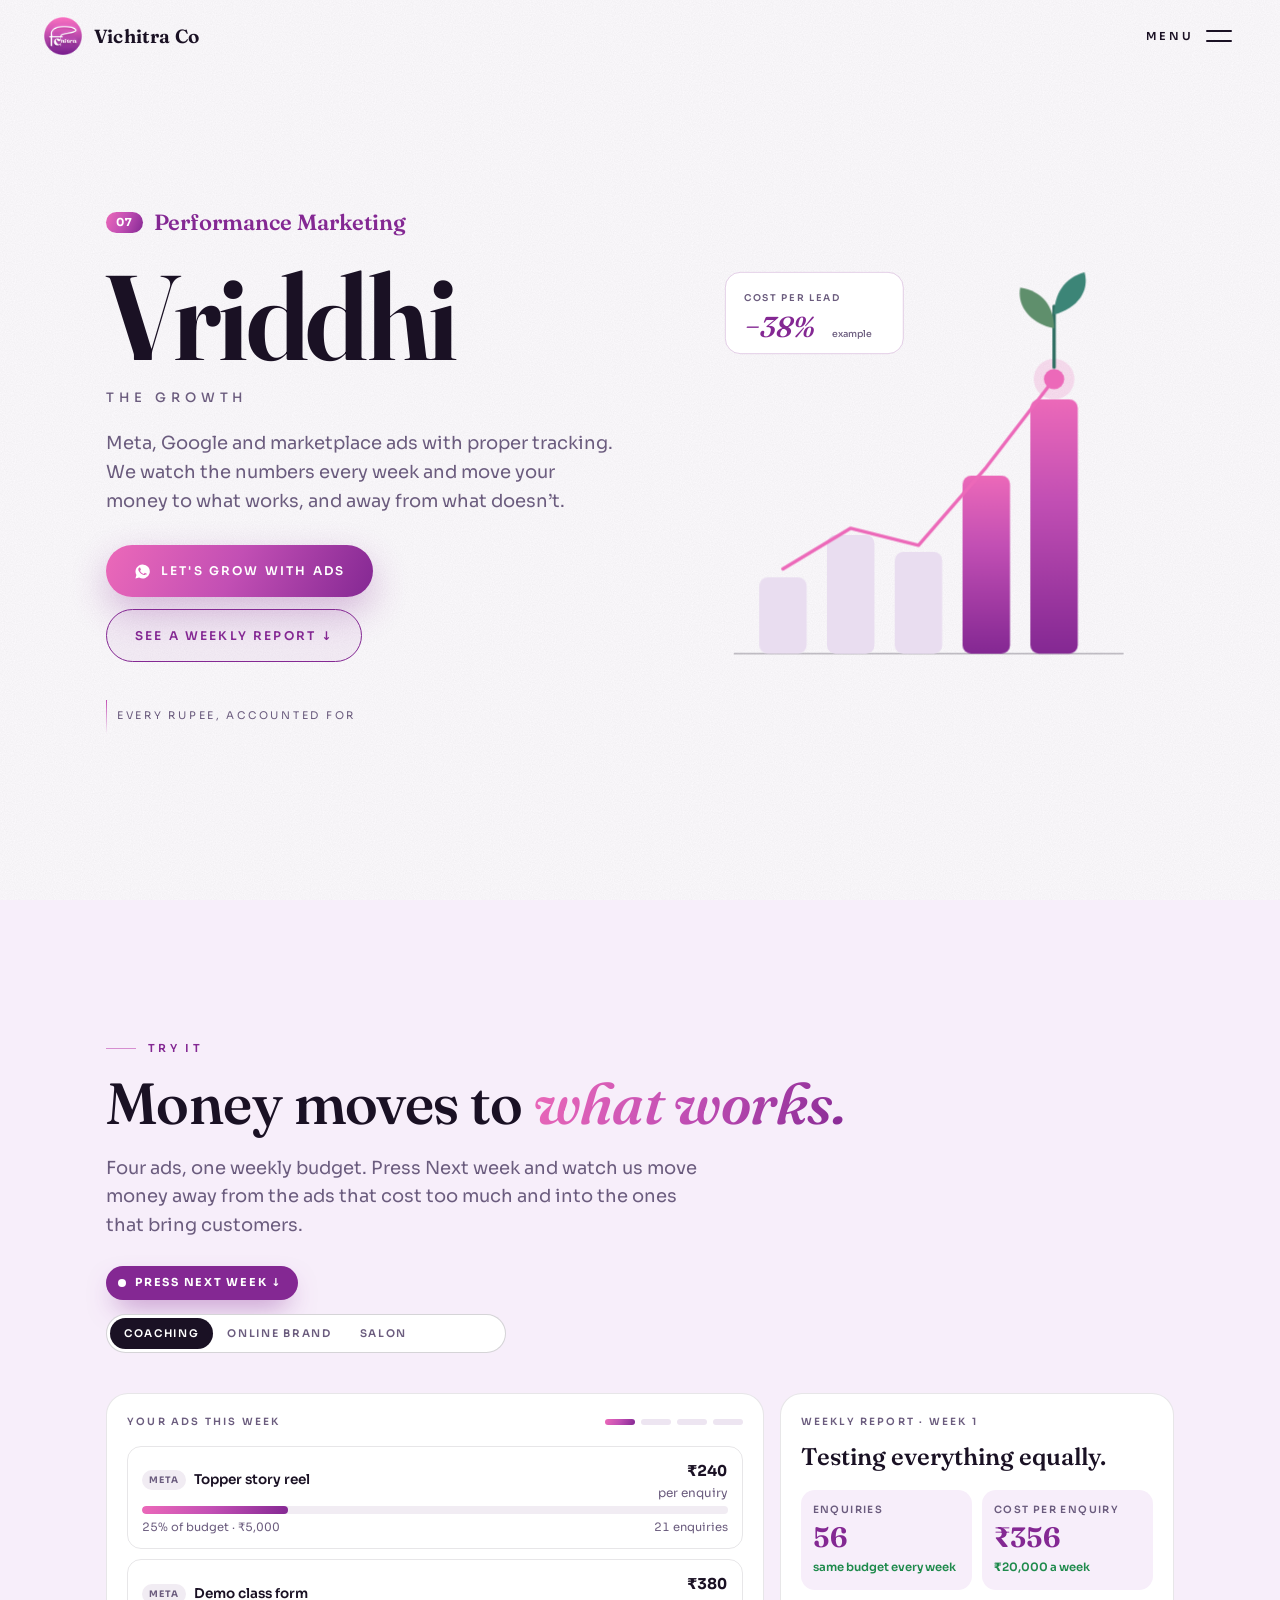
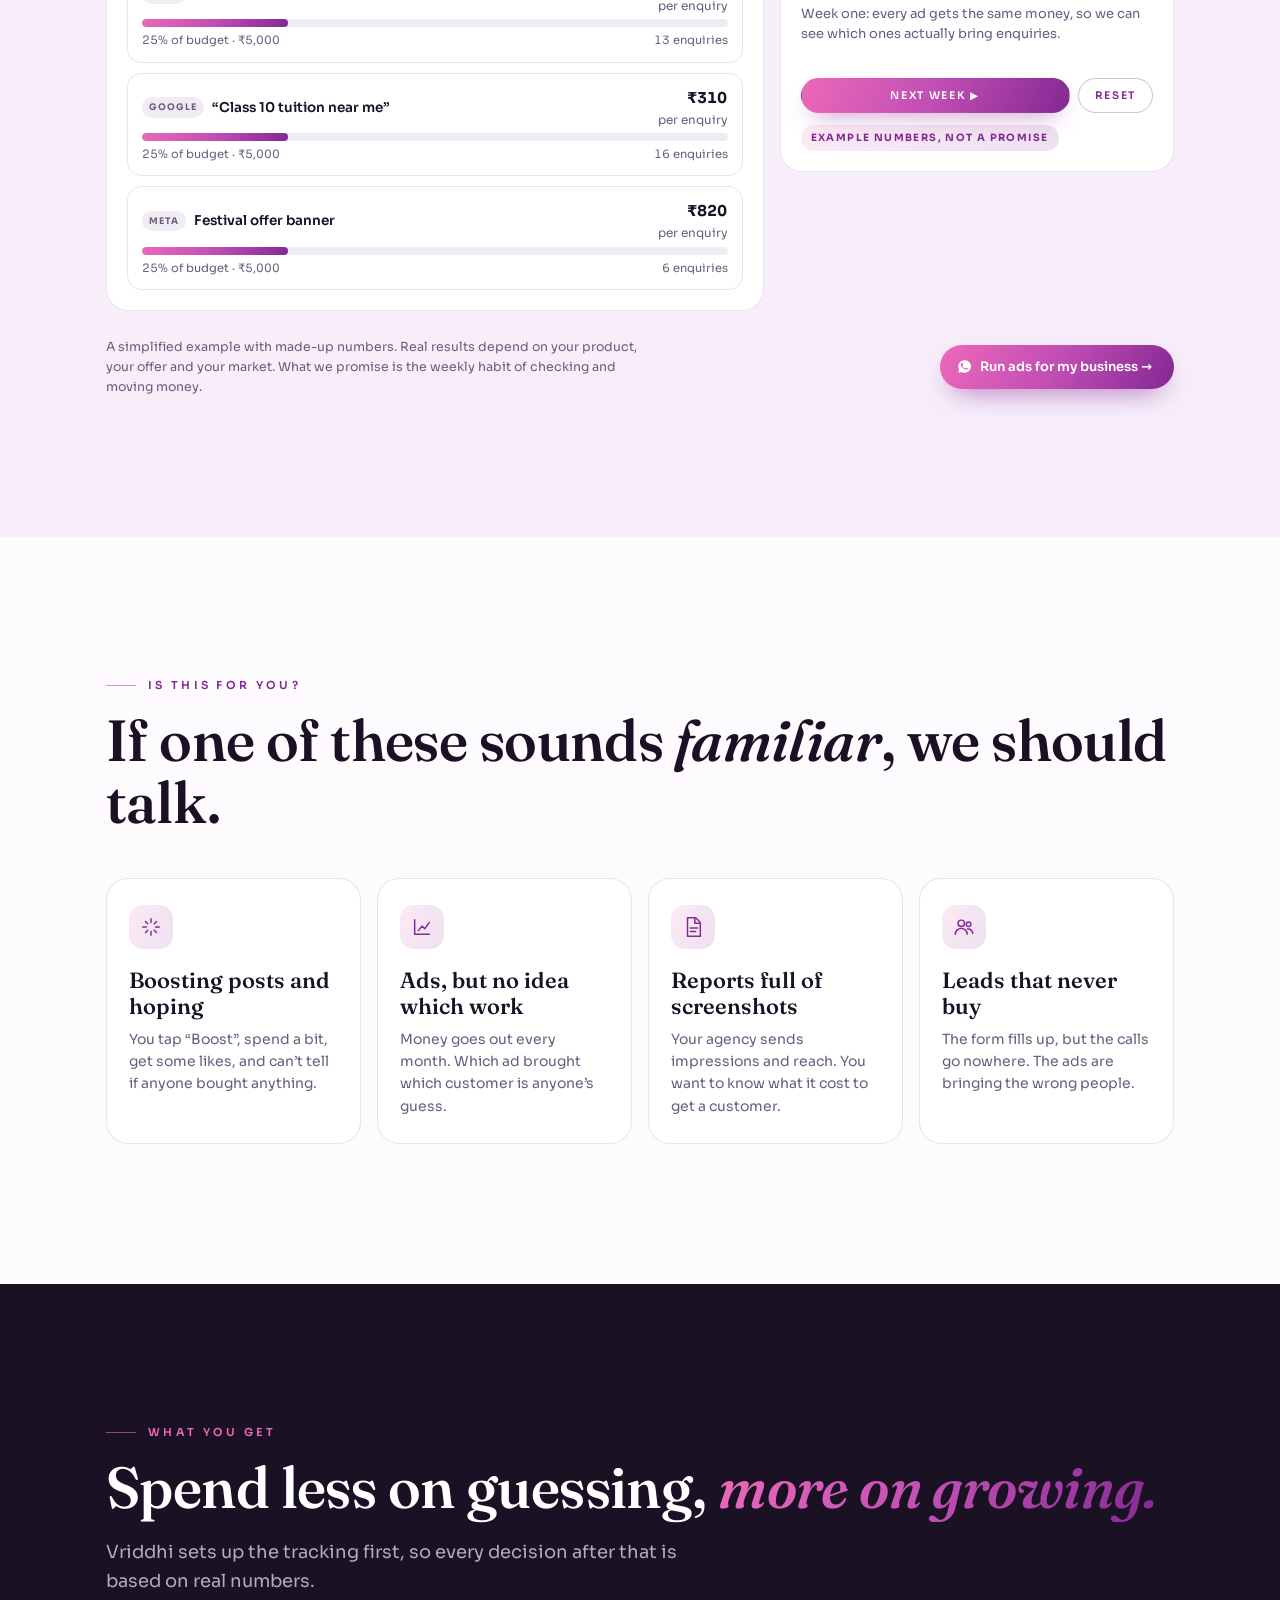
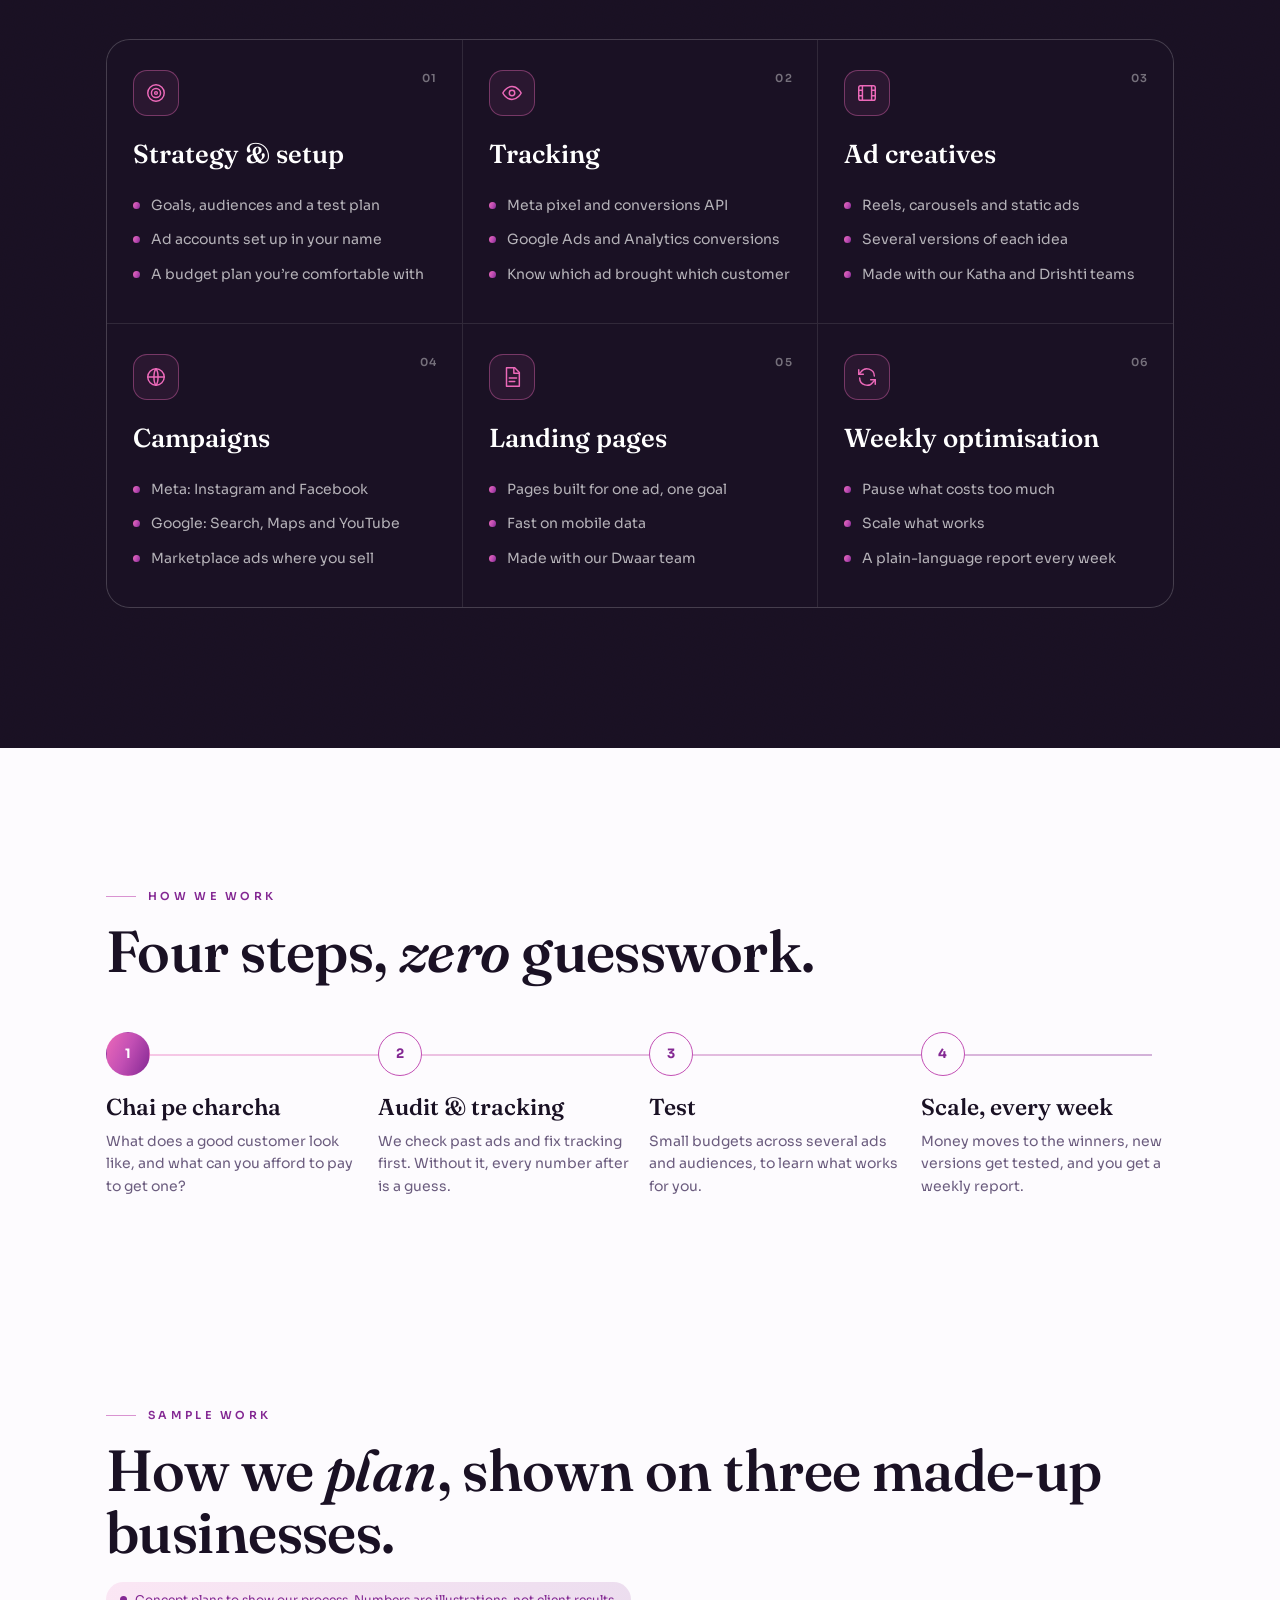
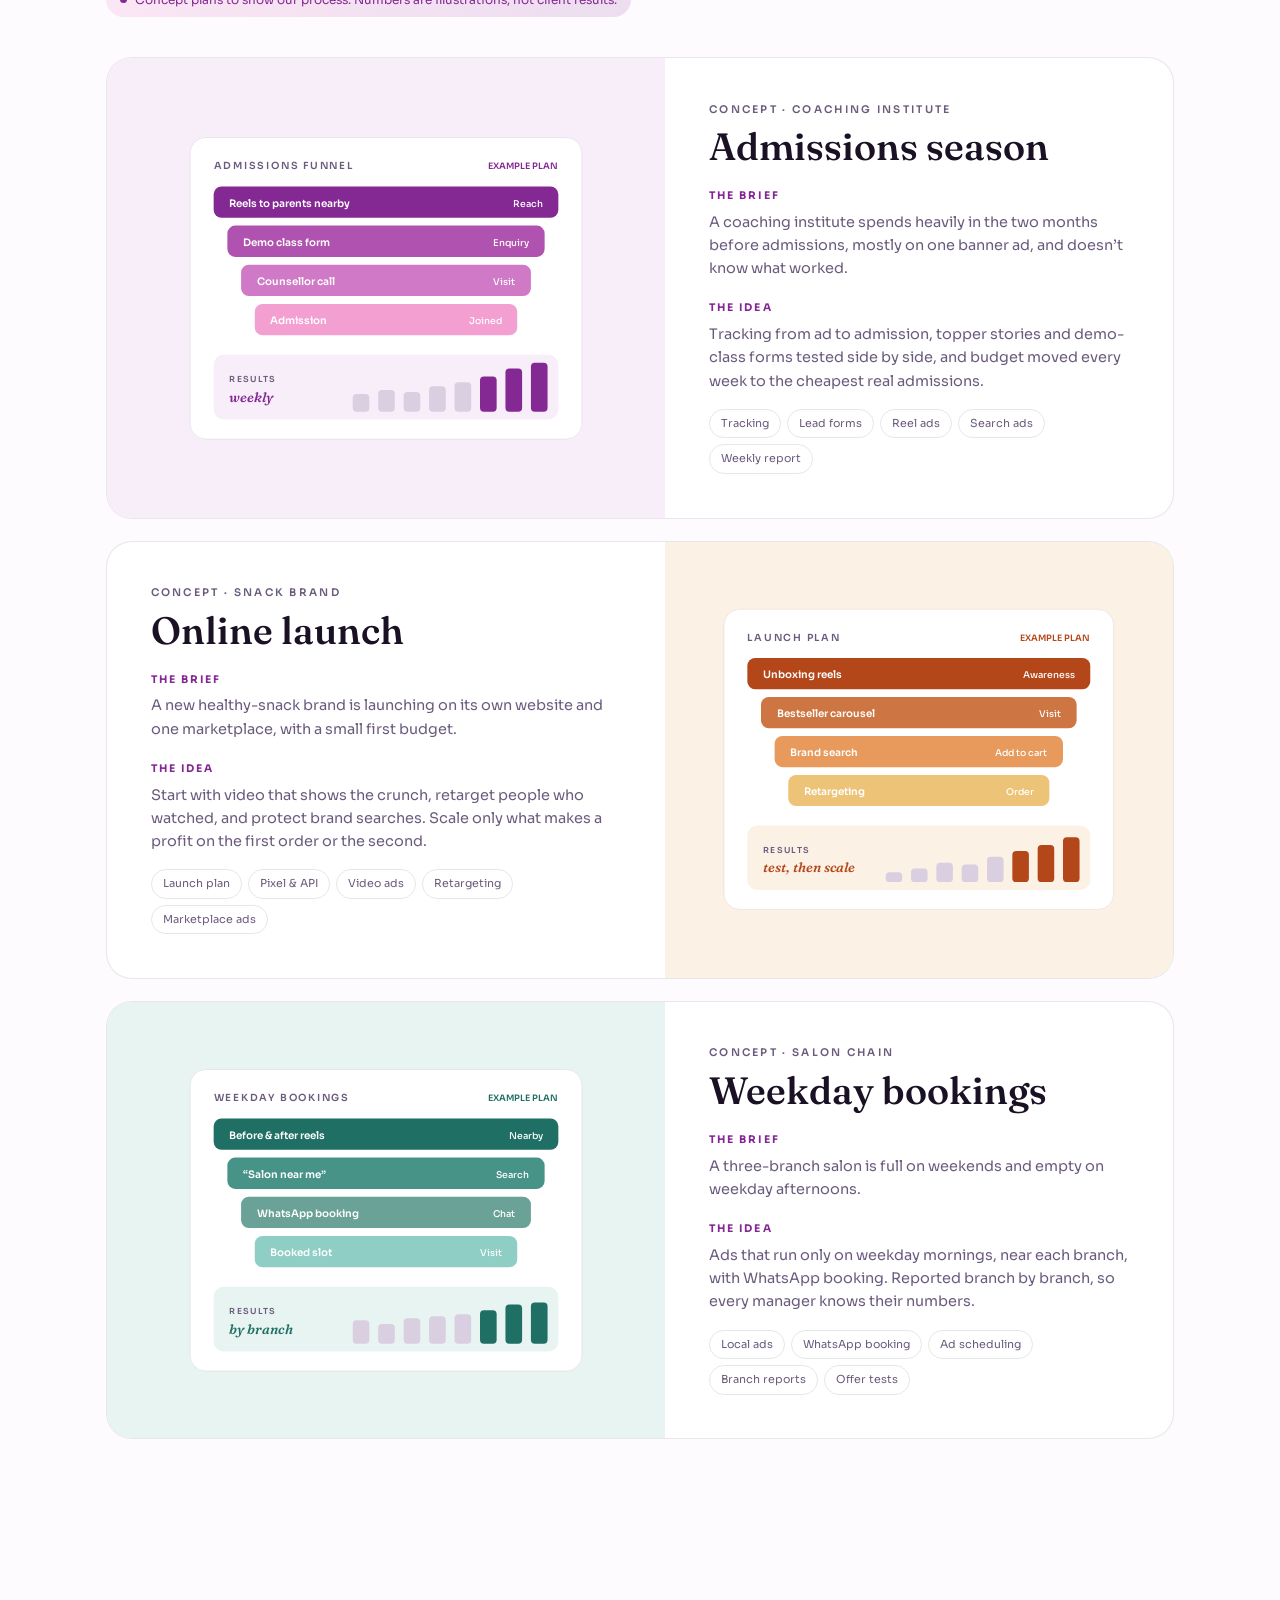
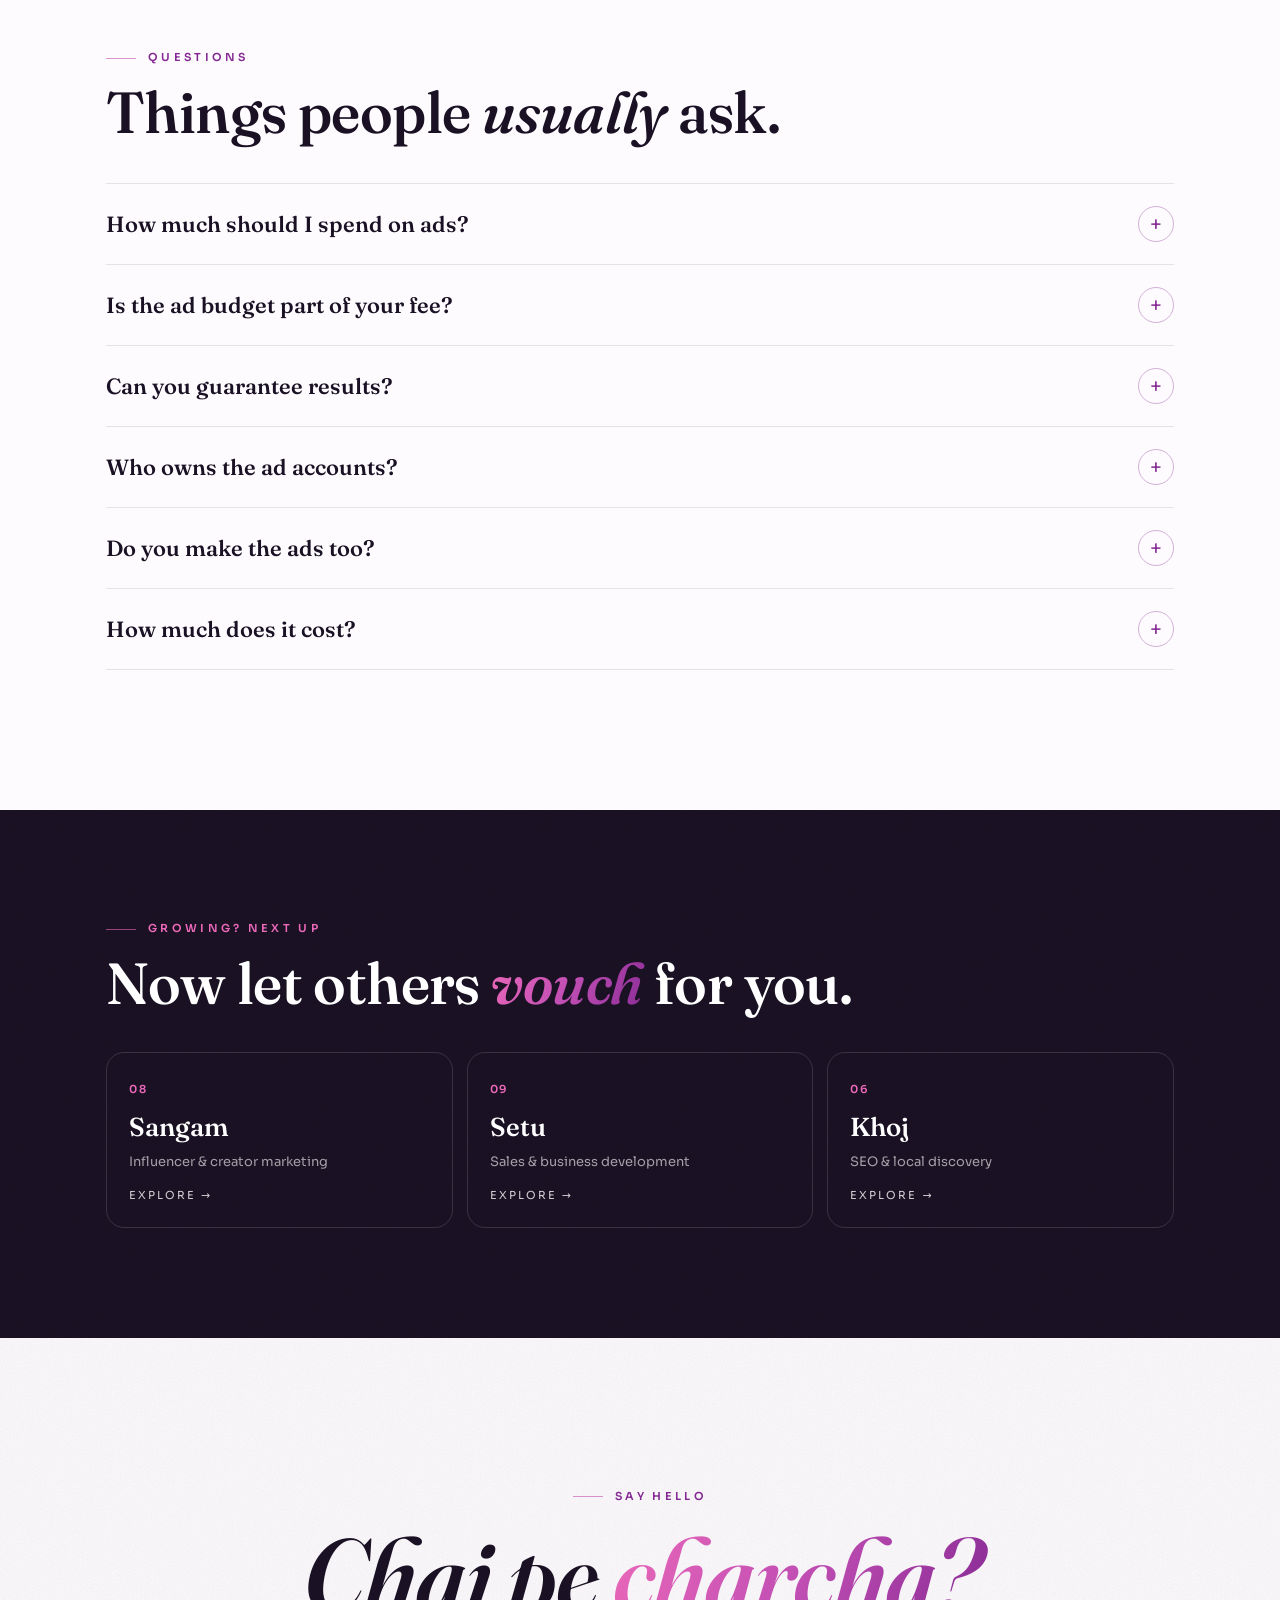
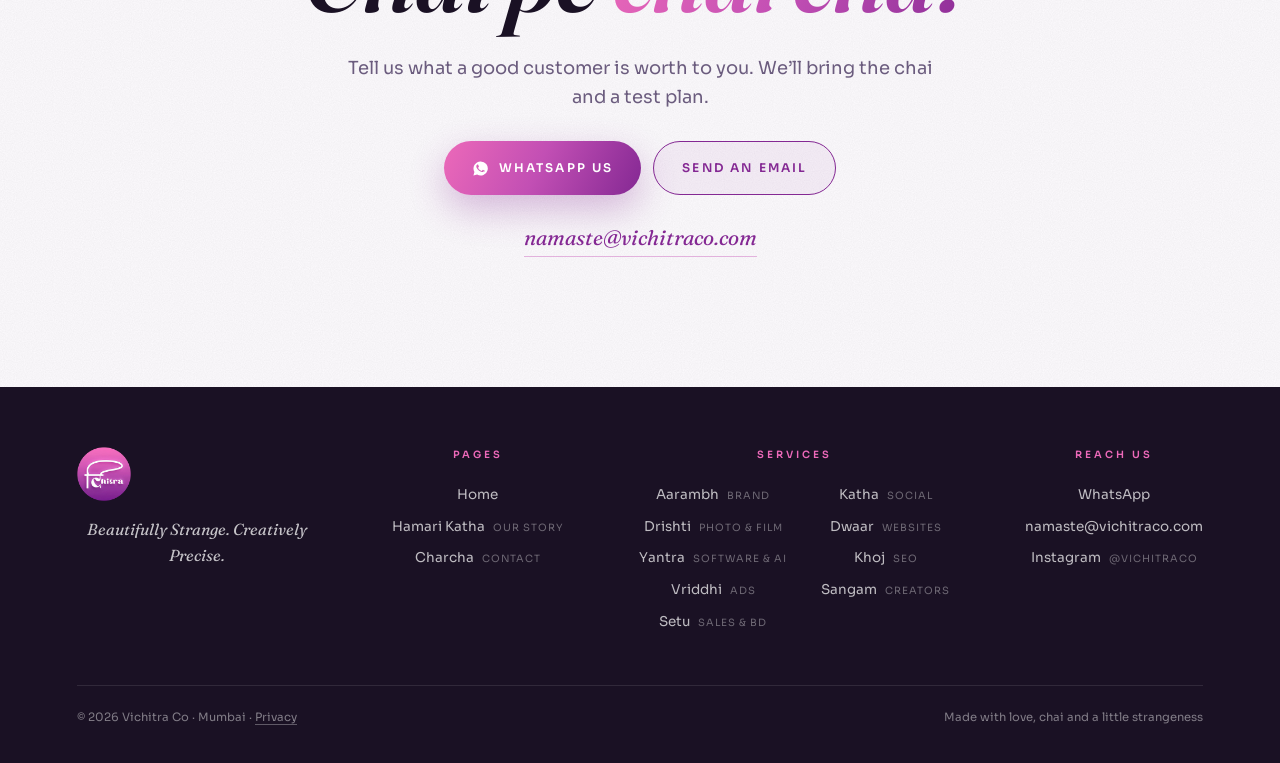
<file: services/vriddhi.html>
<!DOCTYPE html>
<html lang="en">
<head>
<!-- Google tag (GTM-TBXZS9WX) -->
<script async src="https://www.googletagmanager.com/gtm.js?id=GTM-TBXZS9WX"></script>
<script>
  window.dataLayer = window.dataLayer || [];
  function gtag(){dataLayer.push(arguments);}
  gtag('js', new Date());
</script>
<meta charset="UTF-8">
<meta name="viewport" content="width=device-width, initial-scale=1.0, viewport-fit=cover">
<meta name="color-scheme" content="only light"><!-- stops Samsung Internet / Chrome auto-dark repainting the site -->
<title>Vriddhi · Performance Marketing | Vichitra Co, Mumbai</title>
<meta name="description" content="Vriddhi is Vichitra Co's performance marketing service: Meta, Google and marketplace ads with proper tracking, weekly optimisation and plain-language reports, for businesses in Mumbai and across India.">
<link rel="canonical" href="https://vichitraco.com/services/vriddhi.html">
<meta property="og:type" content="website">
<meta property="og:title" content="Vriddhi · Performance Marketing | Vichitra Co">
<meta property="og:description" content="Meta, Google and marketplace ads with proper tracking. We watch the numbers every week and move money to what works.">
<meta property="og:url" content="https://vichitraco.com/services/vriddhi.html">
<meta property="og:image" content="https://vichitraco.com/assets/logo.png">
<meta name="theme-color" content="#FDFBFE">
<link rel="icon" type="image/png" href="../assets/favicon.png">
<link rel="preconnect" href="https://fonts.googleapis.com">
<link rel="preconnect" href="https://fonts.gstatic.com" crossorigin>
<link href="https://fonts.googleapis.com/css2?family=Fraunces:ital,opsz,wght@0,9..144,400;0,9..144,560;0,9..144,640;1,9..144,400;1,9..144,560&family=Rozha+One&family=Sora:wght@300;400;500;600;700&display=swap" rel="stylesheet">
<link rel="stylesheet" href="../assets/site.css">
<script type="application/ld+json">
{"@context":"https://schema.org","@graph":[{"@type":"Service","name":"Vriddhi · Performance Marketing","serviceType":"Performance marketing and paid advertising","description":"Meta, Google and marketplace advertising, conversion tracking, ad creatives, landing pages, weekly optimisation and reporting.","provider":{"@type":"Organization","name":"Vichitra Co","url":"https://vichitraco.com/","logo":"https://vichitraco.com/assets/logo.png","email":"namaste@vichitraco.com","address":{"@type":"PostalAddress","addressLocality":"Mumbai","addressCountry":"IN"}},"areaServed":"IN","url":"https://vichitraco.com/services/vriddhi.html"},{"@type":"FAQPage","mainEntity":[{"@type":"Question","name":"How much should I spend on ads?","acceptedAnswer":{"@type":"Answer","text":"It depends on your goal and what a customer is worth to you. We suggest a sensible test budget after our first chat, and only scale when the numbers say so."}},{"@type":"Question","name":"Is the ad budget part of your fee?","acceptedAnswer":{"@type":"Answer","text":"No. Ad money goes from your account straight to Meta, Google or the marketplace. Our fee is separate, and you always see exactly what was spent."}},{"@type":"Question","name":"Can you guarantee results?","acceptedAnswer":{"@type":"Answer","text":"No honest agency can. We guarantee proper tracking, steady testing and a weekly report that tells you the truth, including when something isn’t working."}},{"@type":"Question","name":"Who owns the ad accounts?","acceptedAnswer":{"@type":"Answer","text":"You do. We set them up in your business’s name and work with access you give us."}},{"@type":"Question","name":"Do you make the ads too?","acceptedAnswer":{"@type":"Answer","text":"Yes. Our Katha and Drishti teams make the reels, carousels and images, so the ads are made to be tested, not just to look nice."}},{"@type":"Question","name":"How much does it cost?","acceptedAnswer":{"@type":"Answer","text":"It depends on the platforms and how much we manage. We quote after a short chat. Message us on WhatsApp."}}]}]}
</script>
<style>
.vr-bar{transform-box:fill-box;transform-origin:50% 100%;transform:scaleY(0);animation:vrGrow .9s cubic-bezier(.2,.8,.2,1) forwards}
@keyframes vrGrow{to{transform:scaleY(1)}}
.vr-sprout{transform:scale(0);animation:pop .9s cubic-bezier(.3,1.5,.5,1) 2.9s forwards}

.vd{display:grid;grid-template-columns:minmax(0,1.25fr) minmax(0,.75fr);gap:16px;align-items:start}
.vd-top{display:flex;justify-content:space-between;align-items:center;gap:10px;flex-wrap:wrap}
.vd-wk{display:flex;gap:6px}
.vd-wk i{width:30px;height:6px;border-radius:99px;background:#EDE5F1;transition:background .4s}
.vd-wk i.on{background:var(--grad)}
.vd-ads{display:flex;flex-direction:column;gap:10px;margin-top:16px}
.vd-ad{border:1px solid var(--line);border-radius:14px;padding:12px 14px;display:grid;grid-template-columns:minmax(0,1fr) auto;gap:4px 14px;align-items:center;transition:border-color .4s,background .4s,opacity .4s}
.vd-ad .nm{font-size:13.5px;font-weight:600;display:flex;align-items:center;gap:8px;min-width:0}
.vd-ad .nm span{overflow:hidden;white-space:nowrap;text-overflow:ellipsis}
.vd-ad .pf{font-size:9px;letter-spacing:.12em;text-transform:uppercase;font-weight:700;border-radius:99px;padding:3px 7px;background:#F1ECF3;color:var(--ink-soft);flex:0 0 auto}
.vd-ad .cpr{font-size:12px;text-align:right;color:var(--ink-soft);white-space:nowrap}
.vd-ad .cpr b{display:block;font-size:15px;color:var(--ink);font-variant-numeric:tabular-nums}
.vd-ad .bar{grid-column:1 / -1;height:8px;border-radius:99px;background:#F1ECF3;overflow:hidden}
.vd-ad .bar i{display:block;height:100%;border-radius:99px;background:var(--grad);transition:width .8s cubic-bezier(.6,0,.2,1)}
.vd-ad .st{grid-column:1 / -1;display:flex;justify-content:space-between;font-size:11.5px;color:var(--ink-soft);font-variant-numeric:tabular-nums}
.vd-ad.win{border-color:rgba(31,138,76,.45);background:#F3FBF6}
.vd-ad.lose{background:#FCF6F7}
.vd-ad.off{opacity:.5}
.vd-tag{font-size:9.5px;font-weight:700;letter-spacing:.1em;text-transform:uppercase;border-radius:99px;padding:3px 8px}
.vd-tag.w{background:#1F8A4C;color:#fff}
.vd-tag.l{background:#F4D7DC;color:#9F1239}
.vd-rep h3{font-family:var(--f-display);font-size:24px;font-weight:560;margin-top:8px}
.vd-kpi{display:grid;grid-template-columns:1fr 1fr;gap:10px;margin-top:14px}
.vd-kpi div{background:var(--mist);border-radius:14px;padding:12px}
.vd-kpi small{display:block;font-size:10px;letter-spacing:.14em;text-transform:uppercase;color:var(--ink-soft);font-weight:600}
.vd-kpi b{display:block;font-family:var(--f-display);font-size:28px;font-weight:640;color:var(--plum);margin-top:4px;font-variant-numeric:tabular-nums;line-height:1.1}
.vd-kpi em{font-style:normal;font-size:11.5px;font-weight:600;color:#1F8A4C}
.vd-note{font-size:13px;color:var(--ink-soft);margin-top:14px;min-height:60px;line-height:1.5}
.vd-note b{color:var(--ink)}
.vd-btns{display:flex;gap:8px;margin-top:14px}
.vd-btns .solid{flex:1}
.vd-rep .ex-note{margin-top:12px}
@media(max-width:900px){
  .vd{grid-template-columns:1fr}
}
@media(max-width:760px){
  .vd-ad{padding:10px 12px}
  .vd-ad .nm{font-size:12.5px}
  .vd-kpi b{font-size:24px}
}
</style>
</head>
<body>

<div class="thread"></div>

<nav id="nav">
  <a class="nav-brand" href="../index.html" aria-label="Vichitra Co home">
    <img src="../assets/logo-192.png" alt="Vichitra Co logo">
    <span>Vichitra Co</span>
  </a>
  <button class="menu-btn" id="menuBtn" aria-label="Open menu" aria-expanded="false" aria-controls="overlay">
    <span id="menuTxt">Menu</span>
    <span class="lines"><i></i><i></i></span>
  </button>
</nav>

<div class="overlay" id="overlay">
  <p class="o-eyebrow">Vichitra Co · Mumbai</p>
  <div class="o-links">
    <a class="o-link" href="../index.html"><span class="num">01</span><h3>Aangan</h3><span class="ann">Home</span></a>
    <a class="o-link" href="../index.html#b9"><span class="num">02</span><h3>Hamari Katha</h3><span class="ann">Our Story</span></a>
    <a class="o-link" href="#charcha"><span class="num">03</span><h3>Charcha</h3><span class="ann">Contact</span></a>
  </div>
  <div class="o-sub">
    <a class="o-chip" href="aarambh.html"><b>Aarambh</b><small>Brand &amp; Identity</small></a>
    <a class="o-chip" href="katha.html"><b>Katha</b><small>Social Media</small></a>
    <a class="o-chip" href="drishti.html"><b>Drishti</b><small>Photo, Film &amp; AI</small></a>
    <a class="o-chip" href="dwaar.html"><b>Dwaar</b><small>Websites</small></a>
    <a class="o-chip" href="yantra.html"><b>Yantra</b><small>Software &amp; AI</small></a>
    <a class="o-chip" href="khoj.html"><b>Khoj</b><small>SEO</small></a>
    <a class="o-chip here" href="vriddhi.html" aria-current="page"><b>Vriddhi</b><small>Performance</small></a>
    <a class="o-chip" href="sangam.html"><b>Sangam</b><small>Creators</small></a>
    <a class="o-chip" href="setu.html"><b>Setu</b><small>Sales &amp; BD</small></a>
  </div>
</div>

<main>

<!-- ════════ HERO ════════ -->
<section class="hero grain">
  <div class="wrap">
    <div class="hero-copy">
      <p class="svc-t rv"><span class="sn">07</span>Performance Marketing</p>
      <h1 class="rv d1">Vriddhi<span class="ann">The Growth</span></h1>
      <p class="lead rv d2">Meta, Google and marketplace ads with proper tracking. We watch the numbers every week and move your money to what works, and away from what doesn’t.</p>
      <div class="btn-row rv d3">
        <a class="btn primary" id="ctaHero" href="https://wa.me/918898490531?text=Hi%20Vichitra%20Co%2C%20I%27d%20like%20help%20with%20ads%20for%20my%20business." target="_blank" rel="noopener">
          <svg viewBox="0 0 24 24" fill="currentColor" aria-hidden="true"><path d="M12 2a10 10 0 0 0-8.6 15L2 22l5.2-1.4A10 10 0 1 0 12 2zm5.1 13.7c-.2.6-1.2 1.1-1.7 1.2-.4 0-1 .2-3.4-.7-2.8-1.2-4.6-4-4.8-4.2-.1-.2-1.1-1.5-1.1-2.9s.7-2 1-2.3c.2-.3.5-.3.7-.3h.5c.2 0 .4 0 .6.5l.8 2c.1.2.1.4 0 .6l-.4.6-.5.5c-.2.2-.3.3-.1.6.2.4.9 1.5 1.9 2.4 1.3 1.2 2.4 1.5 2.8 1.7.3.2.5.1.7-.1l1-1.2c.2-.3.4-.2.7-.1l2 1c.3.1.5.2.6.3 0 .1 0 .8-.3 1.4z"/></svg>
          Let's grow with ads
        </a>
        <a class="btn ghost" href="#demo">See a weekly report ↓</a>
      </div>
      <p class="scroll-cue rv d4">Every rupee, accounted for</p>
    </div>
    <div class="hero-art" aria-hidden="true">
<svg viewBox="0 0 600 600">
        <defs><linearGradient id="vrG" x1="0" y1="1" x2="0" y2="0"><stop offset="0" stop-color="#842893"/><stop offset=".6" stop-color="#C24FB4"/><stop offset="1" stop-color="#EC69B9"/></linearGradient></defs>
        <path class="draw" pathLength="1" d="M 80 520 H 540" stroke="#1A1124" stroke-width="2" opacity=".25" fill="none"/>
        <rect class="vr-bar" style="animation-delay:0.3s" x="110" y="430" width="56" height="90" rx="10" fill="#E9DDF0"/><rect class="vr-bar" style="animation-delay:0.44999999999999996s" x="190" y="380" width="56" height="140" rx="10" fill="#E9DDF0"/><rect class="vr-bar" style="animation-delay:0.6s" x="270" y="400" width="56" height="120" rx="10" fill="#E9DDF0"/><rect class="vr-bar" style="animation-delay:0.75s" x="350" y="310" width="56" height="210" rx="10" fill="url(#vrG)"/><rect class="vr-bar" style="animation-delay:0.8999999999999999s" x="430" y="220" width="56" height="300" rx="10" fill="url(#vrG)"/>
        <path class="draw" pathLength="1" d="M 138 420 L 218 372 L 298 392 L 378 300 L 458 196" fill="none" stroke="#EC69B9" stroke-width="4" stroke-linecap="round" stroke-linejoin="round" style="animation-delay:1.2s;animation-duration:1.6s"/>
        <g class="popin" style="animation-delay:2.6s;transform-origin:458px 196px"><circle cx="458" cy="196" r="12" fill="#EC69B9"/><circle cx="458" cy="196" r="24" fill="#EC69B9" opacity=".2"/></g>
        <g class="vr-sprout" style="transform-origin:458px 180px">
          <path d="M 458 182 C 458 150 458 130 458 110" stroke="#2F6E62" stroke-width="4" fill="none" stroke-linecap="round"/>
          <path d="M 458 136 C 430 130 414 110 418 88 C 444 92 458 110 458 136 Z" fill="#5F8F6C"/>
          <path d="M 458 120 C 486 112 500 92 494 70 C 470 76 458 96 458 120 Z" fill="#3C8577"/>
        </g>
        <g class="fade" style="animation-delay:.6s">
          <rect x="70" y="70" width="210" height="96" rx="18" fill="#fff" stroke="rgba(132,40,147,.25)"/>
          <text x="92" y="104" style="font:600 11px Sora,sans-serif;letter-spacing:.18em;fill:#6B5C7E">COST PER LEAD</text>
          <text x="92" y="146" style="font:italic 560 34px Fraunces,Georgia,serif;fill:#842893">−38%</text>
          <text x="196" y="146" style="font:500 11px Sora,sans-serif;fill:#6B5C7E">example</text>
        </g>
      </svg>
    </div>
  </div>
</section>

<!-- ════════ TRY IT ════════ -->
<section class="sec demo-sec" id="demo">
  <div class="wrap">
<div class="demo-head">
      <div>
        <p class="eyebrow rv">Try it</p>
        <h2 class="h-sec rv d1">Money moves to <em class="grad-text">what works.</em></h2>
        <p class="lead rv d2">Four ads, one weekly budget. Press Next week and watch us move money away from the ads that cost too much and into the ones that bring customers.</p>
      </div>
      <div class="demo-ctrl rv d2">
        <span class="hint" aria-hidden="true">Press Next week ↓</span>
        <div class="seg" role="group" aria-label="Kind of business" id="vBiz">
          <button type="button" data-b="coaching" class="on" aria-pressed="true">Coaching</button><button type="button" data-b="d2c" aria-pressed="false">Online brand</button><button type="button" data-b="salon" aria-pressed="false">Salon</button>
        </div>
      </div>
    </div>

    <div class="demo-board vd rv">
      <div class="panel">
        <div class="vd-top"><span class="lbl">Your ads this week</span><span class="vd-wk" id="vWk"><i class="on"></i><i></i><i></i><i></i></span></div>
        <div class="vd-ads" id="vAds"></div>
      </div>
      <div class="panel vd-rep">
        <span class="lbl" id="vWeekLbl">Weekly report · Week 1</span>
        <h3 id="vHead">Testing everything equally.</h3>
        <div class="vd-kpi">
          <div><small id="vResL">Enquiries</small><b id="vRes">0</b><em id="vResD"></em></div>
          <div><small id="vCprL">Cost per enquiry</small><b id="vCpr">₹0</b><em id="vCprD"></em></div>
        </div>
        <p class="vd-note" id="vNote"></p>
        <div class="vd-btns"><button type="button" class="pill-btn solid" id="vNext">Next week ▶</button><button type="button" class="pill-btn" id="vReset">Reset</button></div>
        <span class="ex-note">Example numbers, not a promise</span>
      </div>
    </div>
    <div class="demo-foot rv">
      <p>A simplified example with made-up numbers. Real results depend on your product, your offer and your market. What we promise is the weekly habit of checking and moving money.</p>
      <a class="wa-cta" id="ctaDemo" href="https://wa.me/918898490531?text=Hi%20Vichitra%20Co%2C%20I%27d%20like%20help%20running%20ads%20for%20my%20business.%20(Found%20you%20on%20the%20Vriddhi%20page.)" target="_blank" rel="noopener">
        <svg viewBox="0 0 24 24" aria-hidden="true"><path d="M12 2a10 10 0 0 0-8.6 15L2 22l5.2-1.4A10 10 0 1 0 12 2zm5.1 13.7c-.2.6-1.2 1.1-1.7 1.2-.4 0-1 .2-3.4-.7-2.8-1.2-4.6-4-4.8-4.2-.1-.2-1.1-1.5-1.1-2.9s.7-2 1-2.3c.2-.3.5-.3.7-.3h.5c.2 0 .4 0 .6.5l.8 2c.1.2.1.4 0 .6l-.4.6-.5.5c-.2.2-.3.3-.1.6.2.4.9 1.5 1.9 2.4 1.3 1.2 2.4 1.5 2.8 1.7.3.2.5.1.7-.1l1-1.2c.2-.3.4-.2.7-.1l2 1c.3.1.5.2.6.3 0 .1 0 .8-.3 1.4z"/></svg>
        <span>Run ads for my business →</span>
      </a>
    </div>
  </div>
</section>

<!-- ════════ IS THIS FOR YOU ════════ -->
<section class="sec">
  <div class="wrap">
    <p class="eyebrow rv">Is this for you?</p>
    <h2 class="h-sec rv d1">If one of these sounds <em>familiar</em>, we should talk.</h2>
    <div class="who-grid">
      <article class="who rv">
        <div class="ic"><svg viewBox="0 0 24 24"><path d="M12 3v4M12 17v4M3 12h4M17 12h4M6 6l2.5 2.5M15.5 15.5L18 18M6 18l2.5-2.5M15.5 8.5L18 6"/></svg></div>
        <h3>Boosting posts and hoping</h3>
        <p>You tap “Boost”, spend a bit, get some likes, and can’t tell if anyone bought anything.</p>
      </article>
      <article class="who rv d1">
        <div class="ic"><svg viewBox="0 0 24 24"><path d="M4 20V4M4 20h16"/><path d="M8 16l4-5 3 3 5-7"/></svg></div>
        <h3>Ads, but no idea which work</h3>
        <p>Money goes out every month. Which ad brought which customer is anyone’s guess.</p>
      </article>
      <article class="who rv d2">
        <div class="ic"><svg viewBox="0 0 24 24"><path d="M6 2h9l5 5v15H6z"/><path d="M14 2v6h6M9 13h8M9 17h6"/></svg></div>
        <h3>Reports full of screenshots</h3>
        <p>Your agency sends impressions and reach. You want to know what it cost to get a customer.</p>
      </article>
      <article class="who rv d3">
        <div class="ic"><svg viewBox="0 0 24 24"><circle cx="9" cy="8" r="3.5"/><path d="M2.5 20a6.5 6.5 0 0 1 13 0"/><circle cx="17" cy="9" r="2.5"/><path d="M16 14.2a5 5 0 0 1 5.5 4.8"/></svg></div>
        <h3>Leads that never buy</h3>
        <p>The form fills up, but the calls go nowhere. The ads are bringing the wrong people.</p>
      </article>
    </div>
  </div>
</section>

<!-- ════════ WHAT YOU GET ════════ -->
<section class="sec dark grain">
  <div class="wrap">
    <p class="eyebrow rv">What you get</p>
    <h2 class="h-sec rv d1">Spend less on guessing, <em class="grad-text">more on growing.</em></h2>
    <p class="lead rv d2">Vriddhi sets up the tracking first, so every decision after that is based on real numbers.</p>
    <div class="get-grid rv">
      <div class="get"><div class="gi"><svg viewBox="0 0 24 24"><circle cx="12" cy="12" r="9"/><circle cx="12" cy="12" r="5"/><circle cx="12" cy="12" r="1.5"/></svg></div><span class="no">01</span>
        <h3>Strategy & setup</h3><ul><li>Goals, audiences and a test plan</li><li>Ad accounts set up in your name</li><li>A budget plan you’re comfortable with</li></ul></div>
      <div class="get"><div class="gi"><svg viewBox="0 0 24 24"><path d="M2 12s3.6-7 10-7 10 7 10 7-3.6 7-10 7S2 12 2 12z"/><circle cx="12" cy="12" r="3"/></svg></div><span class="no">02</span>
        <h3>Tracking</h3><ul><li>Meta pixel and conversions API</li><li>Google Ads and Analytics conversions</li><li>Know which ad brought which customer</li></ul></div>
      <div class="get"><div class="gi"><svg viewBox="0 0 24 24"><rect x="3" y="4" width="18" height="16" rx="2"/><path d="M7 4v16M17 4v16M3 9h4M3 15h4M17 9h4M17 15h4"/></svg></div><span class="no">03</span>
        <h3>Ad creatives</h3><ul><li>Reels, carousels and static ads</li><li>Several versions of each idea</li><li>Made with our Katha and Drishti teams</li></ul></div>
      <div class="get"><div class="gi"><svg viewBox="0 0 24 24"><circle cx="12" cy="12" r="9"/><path d="M3 12h18M12 3c3 3.5 3 14.5 0 18M12 3c-3 3.5-3 14.5 0 18"/></svg></div><span class="no">04</span>
        <h3>Campaigns</h3><ul><li>Meta: Instagram and Facebook</li><li>Google: Search, Maps and YouTube</li><li>Marketplace ads where you sell</li></ul></div>
      <div class="get"><div class="gi"><svg viewBox="0 0 24 24"><path d="M6 2h9l5 5v15H6z"/><path d="M14 2v6h6M9 13h8M9 17h6"/></svg></div><span class="no">05</span>
        <h3>Landing pages</h3><ul><li>Pages built for one ad, one goal</li><li>Fast on mobile data</li><li>Made with our Dwaar team</li></ul></div>
      <div class="get"><div class="gi"><svg viewBox="0 0 24 24"><path d="M20 11a8 8 0 0 0-14.6-4.5L3 9M4 13a8 8 0 0 0 14.6 4.5L21 15"/><path d="M3 4v5h5M21 20v-5h-5"/></svg></div><span class="no">06</span>
        <h3>Weekly optimisation</h3><ul><li>Pause what costs too much</li><li>Scale what works</li><li>A plain-language report every week</li></ul></div>
    </div>
  </div>
</section>

<!-- ════════ HOW WE WORK ════════ -->
<section class="sec">
  <div class="wrap">
    <p class="eyebrow rv">How we work</p>
    <h2 class="h-sec rv d1">Four steps, <em>zero</em> guesswork.</h2>
    <div class="steps">
      <div class="step rv"><div class="dot">1</div><h3>Chai pe charcha</h3><p>What does a good customer look like, and what can you afford to pay to get one?</p></div>
      <div class="step rv d1"><div class="dot">2</div><h3>Audit & tracking</h3><p>We check past ads and fix tracking first. Without it, every number after is a guess.</p></div>
      <div class="step rv d2"><div class="dot">3</div><h3>Test</h3><p>Small budgets across several ads and audiences, to learn what works for you.</p></div>
      <div class="step rv d3"><div class="dot">4</div><h3>Scale, every week</h3><p>Money moves to the winners, new versions get tested, and you get a weekly report.</p></div>
    </div>
  </div>
</section>

<!-- ════════ SAMPLE WORK ════════ -->
<section class="sec tight" id="work">
  <div class="wrap">
    <p class="eyebrow rv">Sample work</p>
    <h2 class="h-sec rv d1">How we <em>plan</em>, shown on three made-up businesses.</h2>
    <span class="concept-note rv d2">Concept plans to show our process. Numbers are illustrations, not client results.</span>
    <div class="cases">

      <article class="case rv">
        <div class="art" style="background:#F7EEFA">
<svg viewBox="0 0 480 360" aria-hidden="true">
            <rect x="40" y="26" width="400" height="308" rx="16" fill="#fff" stroke="rgba(26,17,36,.08)"/>
            <text x="64" y="58" style="font:600 10px Sora,sans-serif;letter-spacing:.18em;fill:#6B5C7E">ADMISSIONS FUNNEL</text>
            <text x="416" y="58" text-anchor="end" style="font:600 9px Sora,sans-serif;fill:#842893">EXAMPLE PLAN</text>
            <rect x="64" y="76" width="352" height="32" rx="8" fill="#842893" opacity="1"/><text x="80" y="97" style="font:600 10.5px Sora,sans-serif;fill:#fff">Reels to parents nearby</text><text x="400" y="97" text-anchor="end" style="font:500 9.5px Sora,sans-serif;fill:#fff">Reach</text><rect x="78" y="116" width="324" height="32" rx="8" fill="#A63BA4" opacity="0.88"/><text x="94" y="137" style="font:600 10.5px Sora,sans-serif;fill:#fff">Demo class form</text><text x="386" y="137" text-anchor="end" style="font:500 9.5px Sora,sans-serif;fill:#fff">Enquiry</text><rect x="92" y="156" width="296" height="32" rx="8" fill="#C24FB4" opacity="0.76"/><text x="108" y="177" style="font:600 10.5px Sora,sans-serif;fill:#fff">Counsellor call</text><text x="372" y="177" text-anchor="end" style="font:500 9.5px Sora,sans-serif;fill:#fff">Visit</text><rect x="106" y="196" width="268" height="32" rx="8" fill="#EC69B9" opacity="0.64"/><text x="122" y="217" style="font:600 10.5px Sora,sans-serif;fill:#fff">Admission</text><text x="358" y="217" text-anchor="end" style="font:500 9.5px Sora,sans-serif;fill:#fff">Joined</text>
            <rect x="64" y="248" width="352" height="66" rx="10" fill="#F7EEFA"/>
            <rect x="206" y="288" width="17" height="18" rx="4" fill="#D9CFE0"/><rect x="232" y="284" width="17" height="22" rx="4" fill="#D9CFE0"/><rect x="258" y="286" width="17" height="20" rx="4" fill="#D9CFE0"/><rect x="284" y="280" width="17" height="26" rx="4" fill="#D9CFE0"/><rect x="310" y="276" width="17" height="30" rx="4" fill="#D9CFE0"/><rect x="336" y="270" width="17" height="36" rx="4" fill="#842893"/><rect x="362" y="262" width="17" height="44" rx="4" fill="#842893"/><rect x="388" y="256" width="17" height="50" rx="4" fill="#842893"/>
            <text x="80" y="276" style="font:600 8.5px Sora,sans-serif;letter-spacing:.16em;fill:#6B5C7E">RESULTS</text>
            <text x="80" y="296" style="font:italic 560 14px Fraunces,Georgia,serif;fill:#842893">weekly</text>
          </svg>
        </div>
        <div class="info">
          <span class="kind">Concept · Coaching institute</span>
          <h3>Admissions season</h3>
          <h4>The brief</h4><p>A coaching institute spends heavily in the two months before admissions, mostly on one banner ad, and doesn’t know what worked.</p>
          <h4>The idea</h4><p>Tracking from ad to admission, topper stories and demo-class forms tested side by side, and budget moved every week to the cheapest real admissions.</p>
          <div class="made"><span>Tracking</span><span>Lead forms</span><span>Reel ads</span><span>Search ads</span><span>Weekly report</span></div>
        </div>
      </article>

      <article class="case rv">
        <div class="art" style="background:#FBF1E4">
<svg viewBox="0 0 480 360" aria-hidden="true">
            <rect x="40" y="26" width="400" height="308" rx="16" fill="#fff" stroke="rgba(26,17,36,.08)"/>
            <text x="64" y="58" style="font:600 10px Sora,sans-serif;letter-spacing:.18em;fill:#6B5C7E">LAUNCH PLAN</text>
            <text x="416" y="58" text-anchor="end" style="font:600 9px Sora,sans-serif;fill:#B4471A">EXAMPLE PLAN</text>
            <rect x="64" y="76" width="352" height="32" rx="8" fill="#B4471A" opacity="1"/><text x="80" y="97" style="font:600 10.5px Sora,sans-serif;fill:#fff">Unboxing reels</text><text x="400" y="97" text-anchor="end" style="font:500 9.5px Sora,sans-serif;fill:#fff">Awareness</text><rect x="78" y="116" width="324" height="32" rx="8" fill="#C8642A" opacity="0.88"/><text x="94" y="137" style="font:600 10.5px Sora,sans-serif;fill:#fff">Bestseller carousel</text><text x="386" y="137" text-anchor="end" style="font:500 9.5px Sora,sans-serif;fill:#fff">Visit</text><rect x="92" y="156" width="296" height="32" rx="8" fill="#E07B2A" opacity="0.76"/><text x="108" y="177" style="font:600 10.5px Sora,sans-serif;fill:#fff">Brand search</text><text x="372" y="177" text-anchor="end" style="font:500 9.5px Sora,sans-serif;fill:#fff">Add to cart</text><rect x="106" y="196" width="268" height="32" rx="8" fill="#E2A12B" opacity="0.64"/><text x="122" y="217" style="font:600 10.5px Sora,sans-serif;fill:#fff">Retargeting</text><text x="358" y="217" text-anchor="end" style="font:500 9.5px Sora,sans-serif;fill:#fff">Order</text>
            <rect x="64" y="248" width="352" height="66" rx="10" fill="#FBF1E4"/>
            <rect x="206" y="296" width="17" height="10" rx="4" fill="#D9CFE0"/><rect x="232" y="292" width="17" height="14" rx="4" fill="#D9CFE0"/><rect x="258" y="286" width="17" height="20" rx="4" fill="#D9CFE0"/><rect x="284" y="288" width="17" height="18" rx="4" fill="#D9CFE0"/><rect x="310" y="280" width="17" height="26" rx="4" fill="#D9CFE0"/><rect x="336" y="274" width="17" height="32" rx="4" fill="#B4471A"/><rect x="362" y="268" width="17" height="38" rx="4" fill="#B4471A"/><rect x="388" y="260" width="17" height="46" rx="4" fill="#B4471A"/>
            <text x="80" y="276" style="font:600 8.5px Sora,sans-serif;letter-spacing:.16em;fill:#6B5C7E">RESULTS</text>
            <text x="80" y="296" style="font:italic 560 14px Fraunces,Georgia,serif;fill:#B4471A">test, then scale</text>
          </svg>
        </div>
        <div class="info">
          <span class="kind">Concept · Snack brand</span>
          <h3>Online launch</h3>
          <h4>The brief</h4><p>A new healthy-snack brand is launching on its own website and one marketplace, with a small first budget.</p>
          <h4>The idea</h4><p>Start with video that shows the crunch, retarget people who watched, and protect brand searches. Scale only what makes a profit on the first order or the second.</p>
          <div class="made"><span>Launch plan</span><span>Pixel & API</span><span>Video ads</span><span>Retargeting</span><span>Marketplace ads</span></div>
        </div>
      </article>

      <article class="case rv">
        <div class="art" style="background:#E8F4F1">
<svg viewBox="0 0 480 360" aria-hidden="true">
            <rect x="40" y="26" width="400" height="308" rx="16" fill="#fff" stroke="rgba(26,17,36,.08)"/>
            <text x="64" y="58" style="font:600 10px Sora,sans-serif;letter-spacing:.18em;fill:#6B5C7E">WEEKDAY BOOKINGS</text>
            <text x="416" y="58" text-anchor="end" style="font:600 9px Sora,sans-serif;fill:#1F6F64">EXAMPLE PLAN</text>
            <rect x="64" y="76" width="352" height="32" rx="8" fill="#1F6F64" opacity="1"/><text x="80" y="97" style="font:600 10.5px Sora,sans-serif;fill:#fff">Before & after reels</text><text x="400" y="97" text-anchor="end" style="font:500 9.5px Sora,sans-serif;fill:#fff">Nearby</text><rect x="78" y="116" width="324" height="32" rx="8" fill="#2F8577" opacity="0.88"/><text x="94" y="137" style="font:600 10.5px Sora,sans-serif;fill:#fff">“Salon near me”</text><text x="386" y="137" text-anchor="end" style="font:500 9.5px Sora,sans-serif;fill:#fff">Search</text><rect x="92" y="156" width="296" height="32" rx="8" fill="#3C8577" opacity="0.76"/><text x="108" y="177" style="font:600 10.5px Sora,sans-serif;fill:#fff">WhatsApp booking</text><text x="372" y="177" text-anchor="end" style="font:500 9.5px Sora,sans-serif;fill:#fff">Chat</text><rect x="106" y="196" width="268" height="32" rx="8" fill="#4FB3A3" opacity="0.64"/><text x="122" y="217" style="font:600 10.5px Sora,sans-serif;fill:#fff">Booked slot</text><text x="358" y="217" text-anchor="end" style="font:500 9.5px Sora,sans-serif;fill:#fff">Visit</text>
            <rect x="64" y="248" width="352" height="66" rx="10" fill="#E8F4F1"/>
            <rect x="206" y="282" width="17" height="24" rx="4" fill="#D9CFE0"/><rect x="232" y="286" width="17" height="20" rx="4" fill="#D9CFE0"/><rect x="258" y="280" width="17" height="26" rx="4" fill="#D9CFE0"/><rect x="284" y="278" width="17" height="28" rx="4" fill="#D9CFE0"/><rect x="310" y="276" width="17" height="30" rx="4" fill="#D9CFE0"/><rect x="336" y="272" width="17" height="34" rx="4" fill="#1F6F64"/><rect x="362" y="266" width="17" height="40" rx="4" fill="#1F6F64"/><rect x="388" y="264" width="17" height="42" rx="4" fill="#1F6F64"/>
            <text x="80" y="276" style="font:600 8.5px Sora,sans-serif;letter-spacing:.16em;fill:#6B5C7E">RESULTS</text>
            <text x="80" y="296" style="font:italic 560 14px Fraunces,Georgia,serif;fill:#1F6F64">by branch</text>
          </svg>
        </div>
        <div class="info">
          <span class="kind">Concept · Salon chain</span>
          <h3>Weekday bookings</h3>
          <h4>The brief</h4><p>A three-branch salon is full on weekends and empty on weekday afternoons.</p>
          <h4>The idea</h4><p>Ads that run only on weekday mornings, near each branch, with WhatsApp booking. Reported branch by branch, so every manager knows their numbers.</p>
          <div class="made"><span>Local ads</span><span>WhatsApp booking</span><span>Ad scheduling</span><span>Branch reports</span><span>Offer tests</span></div>
        </div>
      </article>

    </div>
  </div>
</section>

<!-- ════════ FAQ ════════ -->
<section class="sec tight">
  <div class="wrap">
    <p class="eyebrow rv">Questions</p>
    <h2 class="h-sec rv d1">Things people <em>usually</em> ask.</h2>
    <div class="faq rv">
      <details><summary>How much should I spend on ads?</summary><p class="a">It depends on your goal and what a customer is worth to you. We suggest a sensible test budget after our first chat, and only scale when the numbers say so.</p></details>
      <details><summary>Is the ad budget part of your fee?</summary><p class="a">No. Ad money goes from your account straight to Meta, Google or the marketplace. Our fee is separate, and you always see exactly what was spent.</p></details>
      <details><summary>Can you guarantee results?</summary><p class="a">No honest agency can. We guarantee proper tracking, steady testing and a weekly report that tells you the truth, including when something isn’t working.</p></details>
      <details><summary>Who owns the ad accounts?</summary><p class="a">You do. We set them up in your business’s name and work with access you give us.</p></details>
      <details><summary>Do you make the ads too?</summary><p class="a">Yes. Our Katha and Drishti teams make the reels, carousels and images, so the ads are made to be tested, not just to look nice.</p></details>
      <details><summary>How much does it cost?</summary><p class="a">It depends on the platforms and how much we manage. We quote after a short chat. Message us on WhatsApp.</p></details>
    </div>
  </div>
</section>

<!-- ════════ NEXT ════════ -->
<section class="next-sec dark grain">
  <div class="wrap">
    <p class="eyebrow rv">Growing? Next up</p>
    <h2 class="h-sec rv d1">Now let others <em class="grad-text">vouch</em> for you.</h2>
    <div class="next-grid">
      <a class="next-card rv" href="sangam.html"><span class="n">08</span><h3>Sangam</h3><p>Influencer &amp; creator marketing</p><span class="go">Explore →</span></a>
      <a class="next-card rv d1" href="setu.html"><span class="n">09</span><h3>Setu</h3><p>Sales &amp; business development</p><span class="go">Explore →</span></a>
      <a class="next-card rv d2" href="khoj.html"><span class="n">06</span><h3>Khoj</h3><p>SEO &amp; local discovery</p><span class="go">Explore →</span></a>
    </div>
  </div>
</section>

<!-- ════════ CHARCHA ════════ -->
<section class="closer grain" id="charcha">
  <div class="wrap">
    <p class="eyebrow rv" style="justify-content:center">Say hello</p>
    <h2 class="h-sec rv d1">Chai pe <span class="grad-text">charcha?</span></h2>
    <p class="lead rv d2">Tell us what a good customer is worth to you. We’ll bring the chai and a test plan.</p>
    <div class="btn-row rv d3">
      <a class="btn primary" id="ctaEnd" href="https://wa.me/918898490531?text=Hi%20Vichitra%20Co%2C%20I%27d%20like%20to%20talk%20about%20ads%20and%20performance%20marketing%20(Vriddhi)." target="_blank" rel="noopener">
        <svg viewBox="0 0 24 24" fill="currentColor" aria-hidden="true"><path d="M12 2a10 10 0 0 0-8.6 15L2 22l5.2-1.4A10 10 0 1 0 12 2zm5.1 13.7c-.2.6-1.2 1.1-1.7 1.2-.4 0-1 .2-3.4-.7-2.8-1.2-4.6-4-4.8-4.2-.1-.2-1.1-1.5-1.1-2.9s.7-2 1-2.3c.2-.3.5-.3.7-.3h.5c.2 0 .4 0 .6.5l.8 2c.1.2.1.4 0 .6l-.4.6-.5.5c-.2.2-.3.3-.1.6.2.4.9 1.5 1.9 2.4 1.3 1.2 2.4 1.5 2.8 1.7.3.2.5.1.7-.1l1-1.2c.2-.3.4-.2.7-.1l2 1c.3.1.5.2.6.3 0 .1 0 .8-.3 1.4z"/></svg>
        WhatsApp us
      </a>
      <a class="btn ghost" href="mailto:namaste@vichitraco.com?subject=Vriddhi%20%C2%B7%20enquiry">Send an email</a>
    </div>
    <a class="mail rv" href="mailto:namaste@vichitraco.com">namaste@vichitraco.com</a>
  </div>

  <footer>
    <div class="f-grid">
      <div class="f-brand">
        <img src="../assets/logo-192.png" alt="Vichitra Co">
        <p>Beautifully Strange. Creatively Precise.</p>
      </div>
      <div class="f-col">
        <h4>Pages</h4>
        <a href="../index.html">Home</a>
        <a href="../index.html#b9">Hamari Katha<small>Our Story</small></a>
        <a href="#charcha">Charcha<small>Contact</small></a>
      </div>
      <div class="f-col">
        <h4>Services</h4>
        <div class="svc-grid">
          <a href="aarambh.html">Aarambh<small>Brand</small></a>
          <a href="katha.html">Katha<small>Social</small></a>
          <a href="drishti.html">Drishti<small>Photo &amp; Film</small></a>
          <a href="dwaar.html">Dwaar<small>Websites</small></a>
          <a href="yantra.html">Yantra<small>Software &amp; AI</small></a>
          <a href="khoj.html">Khoj<small>SEO</small></a>
          <a href="vriddhi.html">Vriddhi<small>Ads</small></a>
          <a href="sangam.html">Sangam<small>Creators</small></a>
          <a href="setu.html">Setu<small>Sales &amp; BD</small></a>
        </div>
      </div>
      <div class="f-col">
        <h4>Reach Us</h4>
        <a href="https://wa.me/918898490531?text=Namaste%20Vichitra%20Co!%20I%20found%20you%20through%20your%20website%20and%20would%20love%20to%20talk." target="_blank" rel="noopener">WhatsApp</a>
        <a href="mailto:namaste@vichitraco.com">namaste@vichitraco.com</a>
        <a href="https://www.instagram.com/vichitraco/" target="_blank" rel="noopener">Instagram<small>@vichitraco</small></a>
      </div>
    </div>
    <div class="f-base">
      <span>© 2026 Vichitra Co · Mumbai · <a href="../privacy.html" style="color:inherit;border-bottom:1px solid rgba(255,255,255,.3)">Privacy</a></span>
      <span>Made with love, chai and a little strangeness</span>
    </div>
  </footer>
</section>

</main>

<div class="soon-toast" id="soonToast" role="status" aria-live="polite"><i></i><span></span></div>
<a class="wa-float" id="waFloat" aria-label="Chat on WhatsApp" href="https://wa.me/918898490531?text=Hi%20Vichitra%20Co%2C%20I%27d%20like%20to%20talk%20about%20ads%20and%20performance%20marketing%20(Vriddhi)." target="_blank" rel="noopener">
  <svg viewBox="0 0 24 24"><path d="M12 2a10 10 0 0 0-8.6 15L2 22l5.2-1.4A10 10 0 1 0 12 2zm5.1 13.7c-.2.6-1.2 1.1-1.7 1.2-.4 0-1 .2-3.4-.7-2.8-1.2-4.6-4-4.8-4.2-.1-.2-1.1-1.5-1.1-2.9s.7-2 1-2.3c.2-.3.5-.3.7-.3h.5c.2 0 .4 0 .6.5l.8 2c.1.2.1.4 0 .6l-.4.6-.5.5c-.2.2-.3.3-.1.6.2.4.9 1.5 1.9 2.4 1.3 1.2 2.4 1.5 2.8 1.7.3.2.5.1.7-.1l1-1.2c.2-.3.4-.2.7-.1l2 1c.3.1.5.2.6.3 0 .1 0 .8-.3 1.4z"/></svg>
</a>

<script src="../assets/site.js"></script>
<script>
/* ───────── Vriddhi: a weekly report where money moves to the ads that work ───────── */
(function(){
  'use strict';
  var $ = VC.$, $$ = VC.$$;
  var BUDGET = 20000;
  /* [ad name, platform, cost per result in ₹ (example)] */
  var BIZ = {
    coaching:{word:'coaching institute', res:'Enquiries', one:'enquiry', ads:[['Topper story reel','Meta',240],['Demo class form','Meta',380],['“Class 10 tuition near me”','Google',310],['Festival offer banner','Meta',820]]},
    d2c:{word:'online brand', res:'Orders', one:'order', ads:[['Unboxing reel','Meta',290],['Bestseller carousel','Meta',520],['Brand search','Google',210],['Marketplace sponsored','Amazon',640]]},
    salon:{word:'salon', res:'Bookings', one:'booking', ads:[['Before & after reel','Meta',160],['Bridal package lead form','Meta',330],['“Salon near me”','Google',220],['Generic discount post','Meta',590]]}
  };
  var biz = 'coaching', week = 0, share = [], history = [];

  function fmt(n){ return '₹' + Math.round(n).toLocaleString('en-IN'); }
  function calc(){
    var A = BIZ[biz].ads, total = 0;
    var rows = A.map(function(a, i){ var spend = BUDGET * share[i] / 100, r = spend / a[2]; total += r; return {spend:spend, res:r}; });
    return {rows:rows, total:total, cpr:BUDGET / total};
  }
  function step(){
    /* move most of the worst ad's money to the best ad, and a little to the runner-up */
    var A = BIZ[biz].ads, live = share.map(function(s, i){ return s > 0 ? i : -1; }).filter(function(i){ return i > -1; });
    live.sort(function(a, b){ return A[a][2] - A[b][2]; });
    var best = live[0], second = live[1], worst = live[live.length - 1];
    var cut = share[worst] < 12 ? share[worst] : Math.round(share[worst] * .6);
    share[worst] -= cut; share[best] += Math.round(cut * .7); share[second] += cut - Math.round(cut * .7);
    return {best:best, worst:worst, cut:cut, paused:share[worst] === 0};
  }
  var NOTES = [];
  function paint(info){
    var B = BIZ[biz], A = B.ads, c = calc(), first = history[0];
    var box = $('#vAds'); box.textContent = '';
    var order = A.map(function(a, i){ return i; }).sort(function(a, b){ return A[a][2] - A[b][2]; });
    A.forEach(function(a, i){
      var r = c.rows[i], d = document.createElement('div');
      d.className = 'vd-ad' + (week && i === order[0] ? ' win' : '') + (week && i === order[order.length-1] && share[i] > 0 ? ' lose' : '') + (share[i] === 0 ? ' off' : '');
      d.innerHTML = '<div class="nm"><span class="pf"></span><span class="n"></span></div><div class="cpr"><b></b>per ' + B.one + '</div><div class="bar"><i></i></div><div class="st"><span class="sp"></span><span class="rs"></span></div>';
      d.querySelector('.pf').textContent = a[1];
      d.querySelector('.n').textContent = a[0];
      d.querySelector('.cpr b').textContent = fmt(a[2]);
      d.querySelector('.bar i').style.width = share[i] + '%';
      d.querySelector('.sp').textContent = share[i] === 0 ? 'Paused' : share[i] + '% of budget · ' + fmt(r.spend);
      d.querySelector('.rs').textContent = Math.round(r.res) + ' ' + B.res.toLowerCase();
      if(week && i === order[0]){ var t = document.createElement('span'); t.className = 'vd-tag w'; t.textContent = 'Winner'; d.querySelector('.nm').appendChild(t); }
      box.appendChild(d);
    });
    $$('#vWk i').forEach(function(x, i){ x.classList.toggle('on', i <= week); });
    $('#vWeekLbl').textContent = 'Weekly report · Week ' + (week + 1);
    $('#vResL').textContent = B.res;
    $('#vCprL').textContent = 'Cost per ' + B.one;
    $('#vRes').textContent = Math.round(c.total);
    $('#vCpr').textContent = fmt(c.cpr);
    if(week && first){
      $('#vResD').textContent = '+' + Math.round((c.total / first.total - 1) * 100) + '% vs week 1';
      $('#vCprD').textContent = '−' + Math.round((1 - c.cpr / first.cpr) * 100) + '% vs week 1';
    } else { $('#vResD').textContent = 'same budget every week'; $('#vCprD').textContent = fmt(BUDGET) + ' a week'; }
    var note = $('#vNote'); note.textContent = '';
    if(!week){ $('#vHead').textContent = 'Testing everything equally.'; note.textContent = 'Week one: every ad gets the same money, so we can see which ones actually bring ' + B.res.toLowerCase() + '.'; }
    else {
      $('#vHead').textContent = week === 3 ? 'Same budget, more customers.' : 'Moving money to what works.';
      var b1 = document.createElement('b'); b1.textContent = (info.paused ? 'Paused ' : 'Cut ') + '“' + A[info.worst][0] + '”';
      note.appendChild(b1); note.appendChild(document.createTextNode(' (' + fmt(A[info.worst][2]) + ' per ' + B.one + ') and moved the money to '));
      var b2 = document.createElement('b'); b2.textContent = '“' + A[info.best][0] + '”'; note.appendChild(b2);
      note.appendChild(document.createTextNode(week === 3 ? '. Next: new versions of the winner, so it doesn’t get tired.' : '. We check again next week.'));
    }
    var nx = $('#vNext'); nx.disabled = week >= 3; nx.textContent = week >= 3 ? 'Month done ✓' : 'Next week ▶';
  }
  function reset(){ week = 0; share = [25,25,25,25]; history = [calc()]; paint(); }
  function next(){ if(week >= 3) return; var info = step(); week++; history.push(calc()); paint(info); offerCta(); }

  var ctaT = 0;
  function offerCta(){
    clearTimeout(ctaT);
    ctaT = setTimeout(function(){
      var w = BIZ[biz].word;
      VC.setCta($('#ctaDemo'), 'Run ads for my ' + w + ' →', "Hi Vichitra Co, I'd like help running ads for my " + w + '. (Found you on the Vriddhi page.)', true);
    }, 600);
  }
  $$('#vBiz button').forEach(function(b){
    b.addEventListener('click', function(){
      biz = b.getAttribute('data-b');
      $$('#vBiz button').forEach(function(x){ var on = x === b; x.classList.toggle('on', on); x.setAttribute('aria-pressed', on ? 'true' : 'false'); });
      reset(); offerCta();
    });
  });
  $('#vNext').addEventListener('click', next);
  $('#vReset').addEventListener('click', function(){ reset(); });
  reset();
})();
</script>
<script src="../assets/track.js"></script>
</body>
</html>
</file>
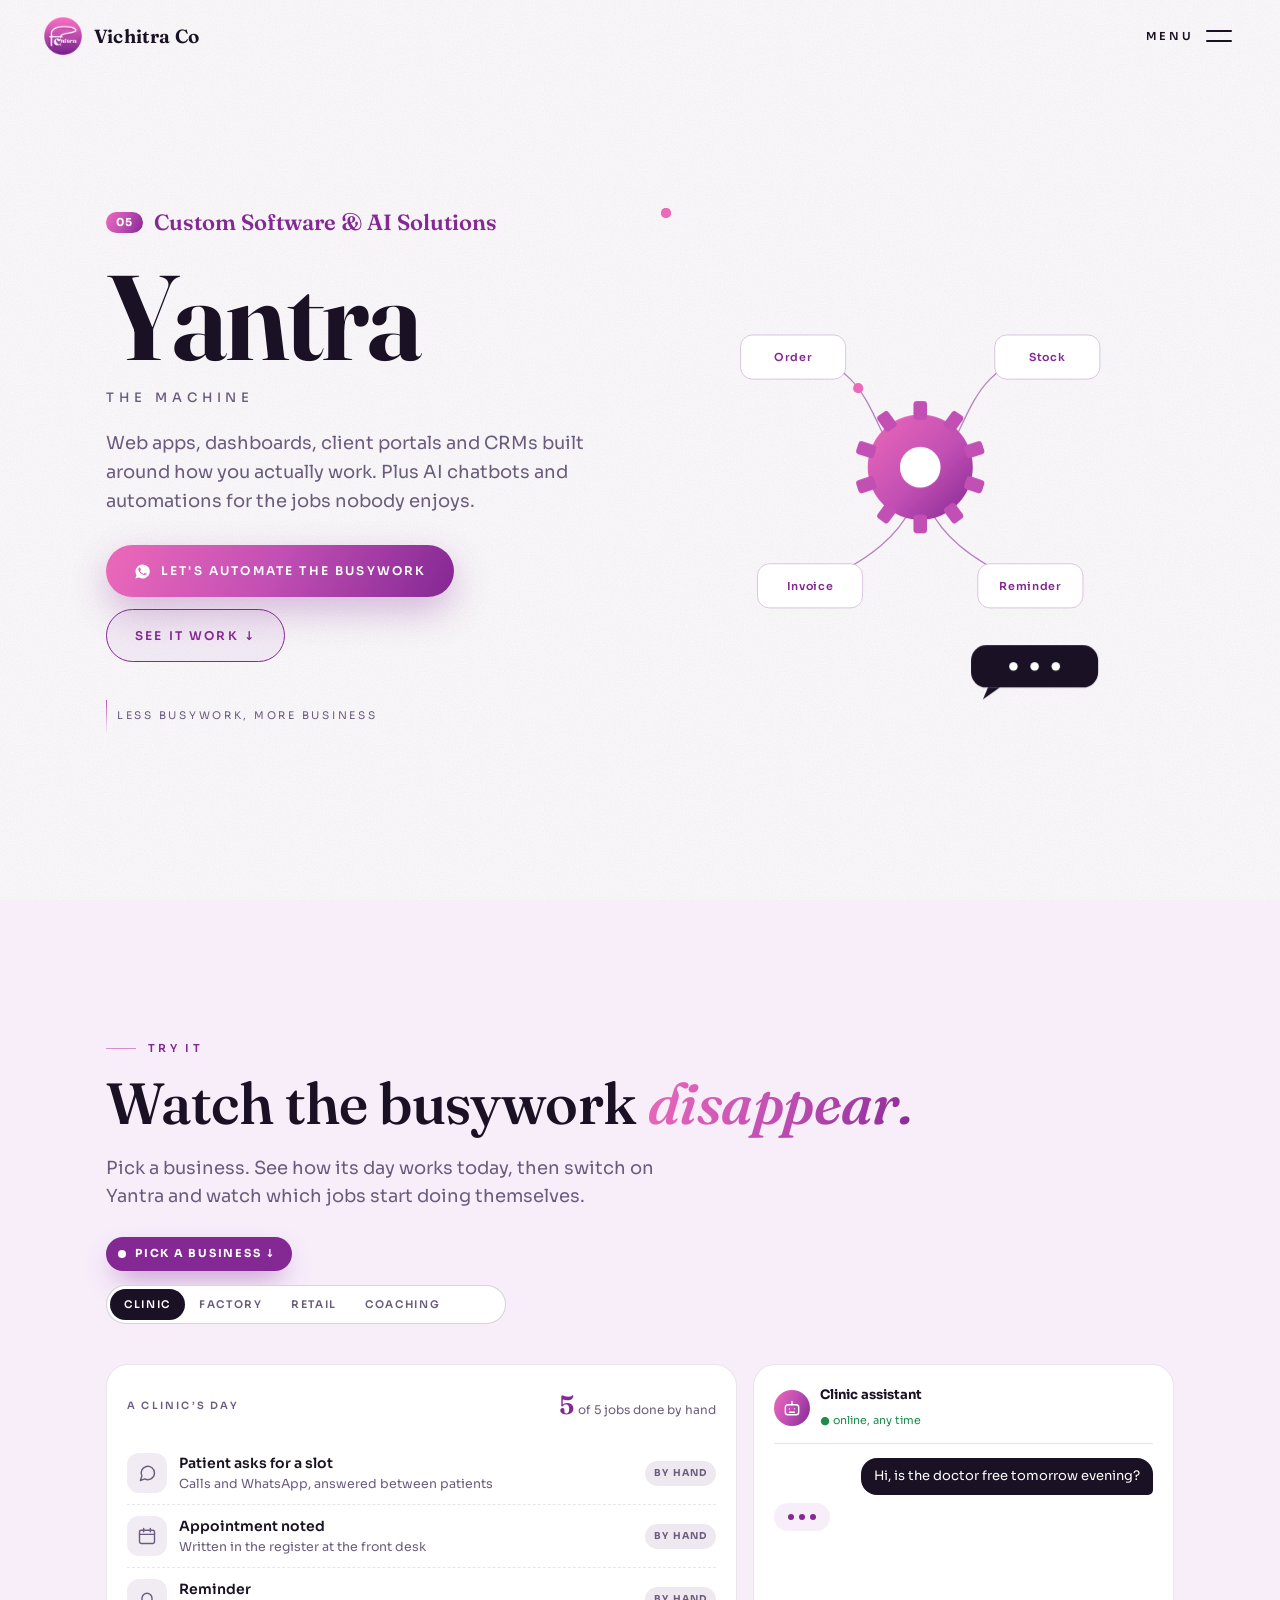
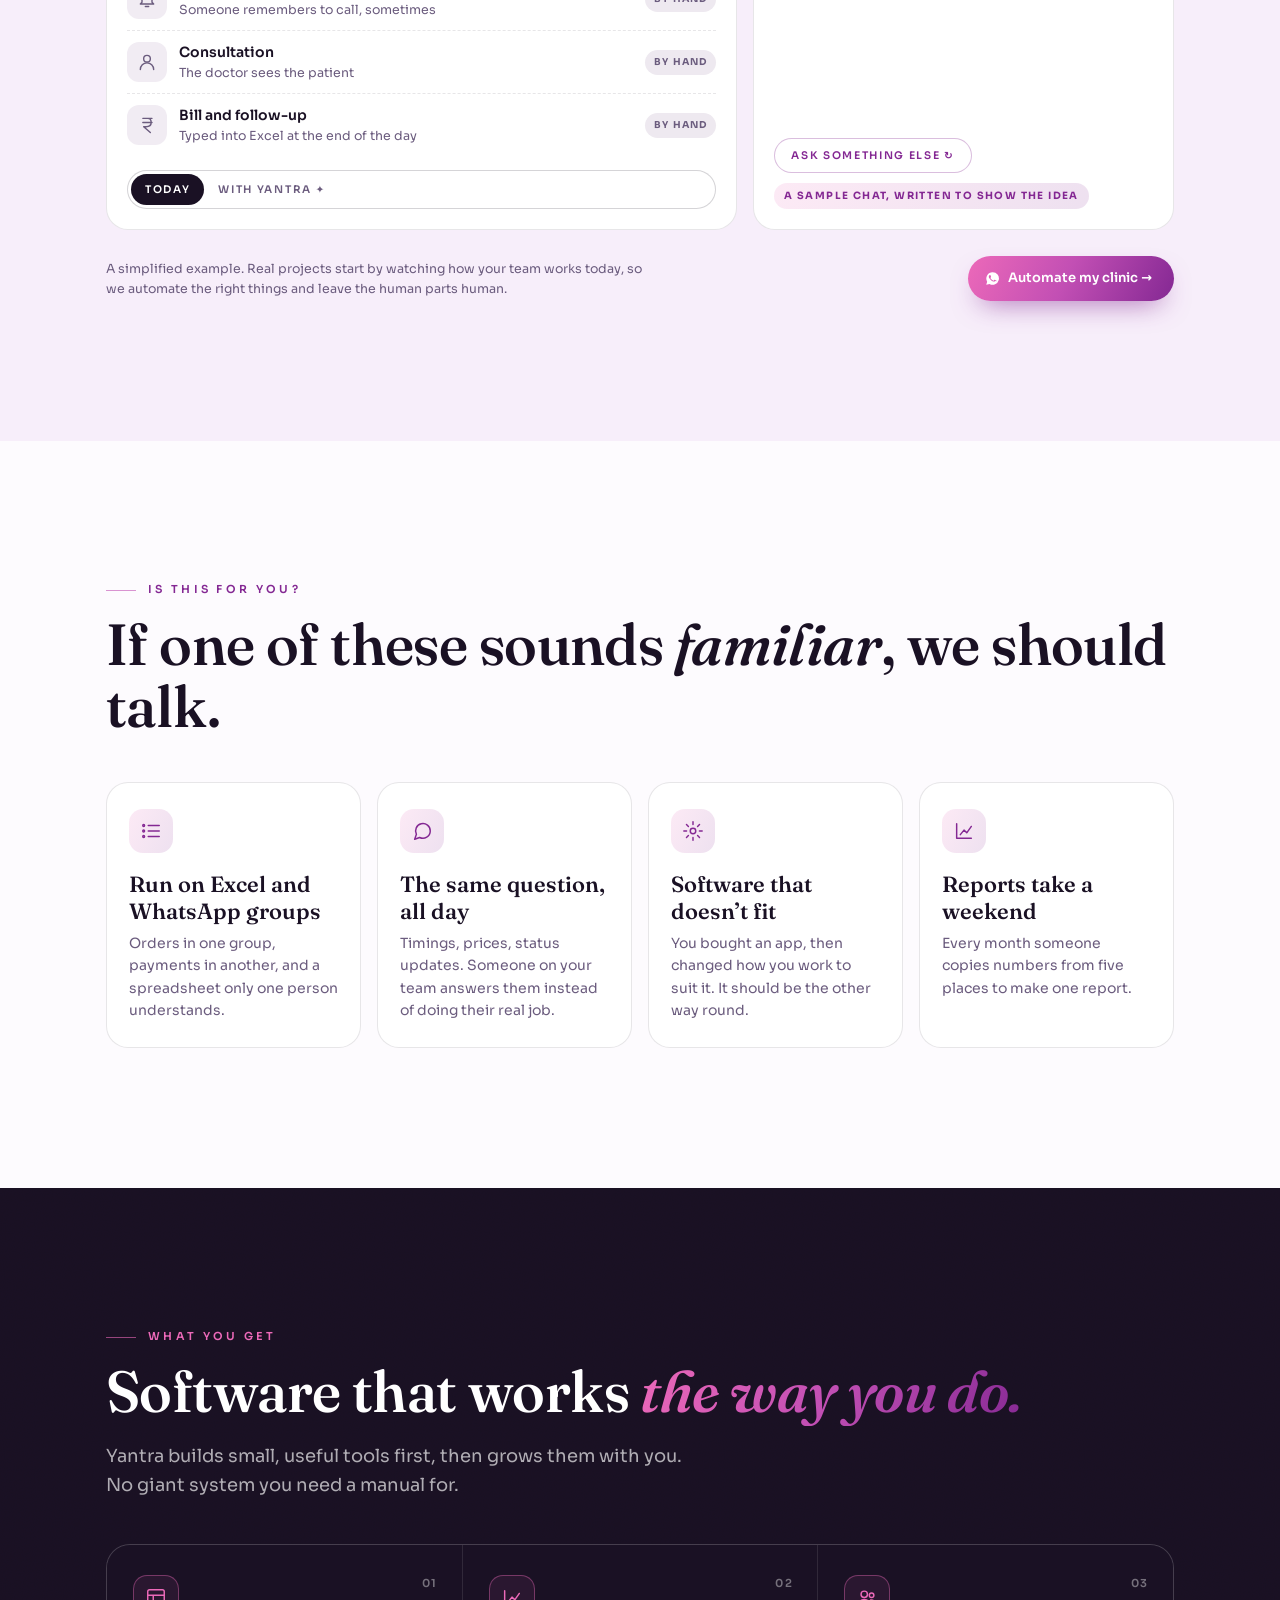
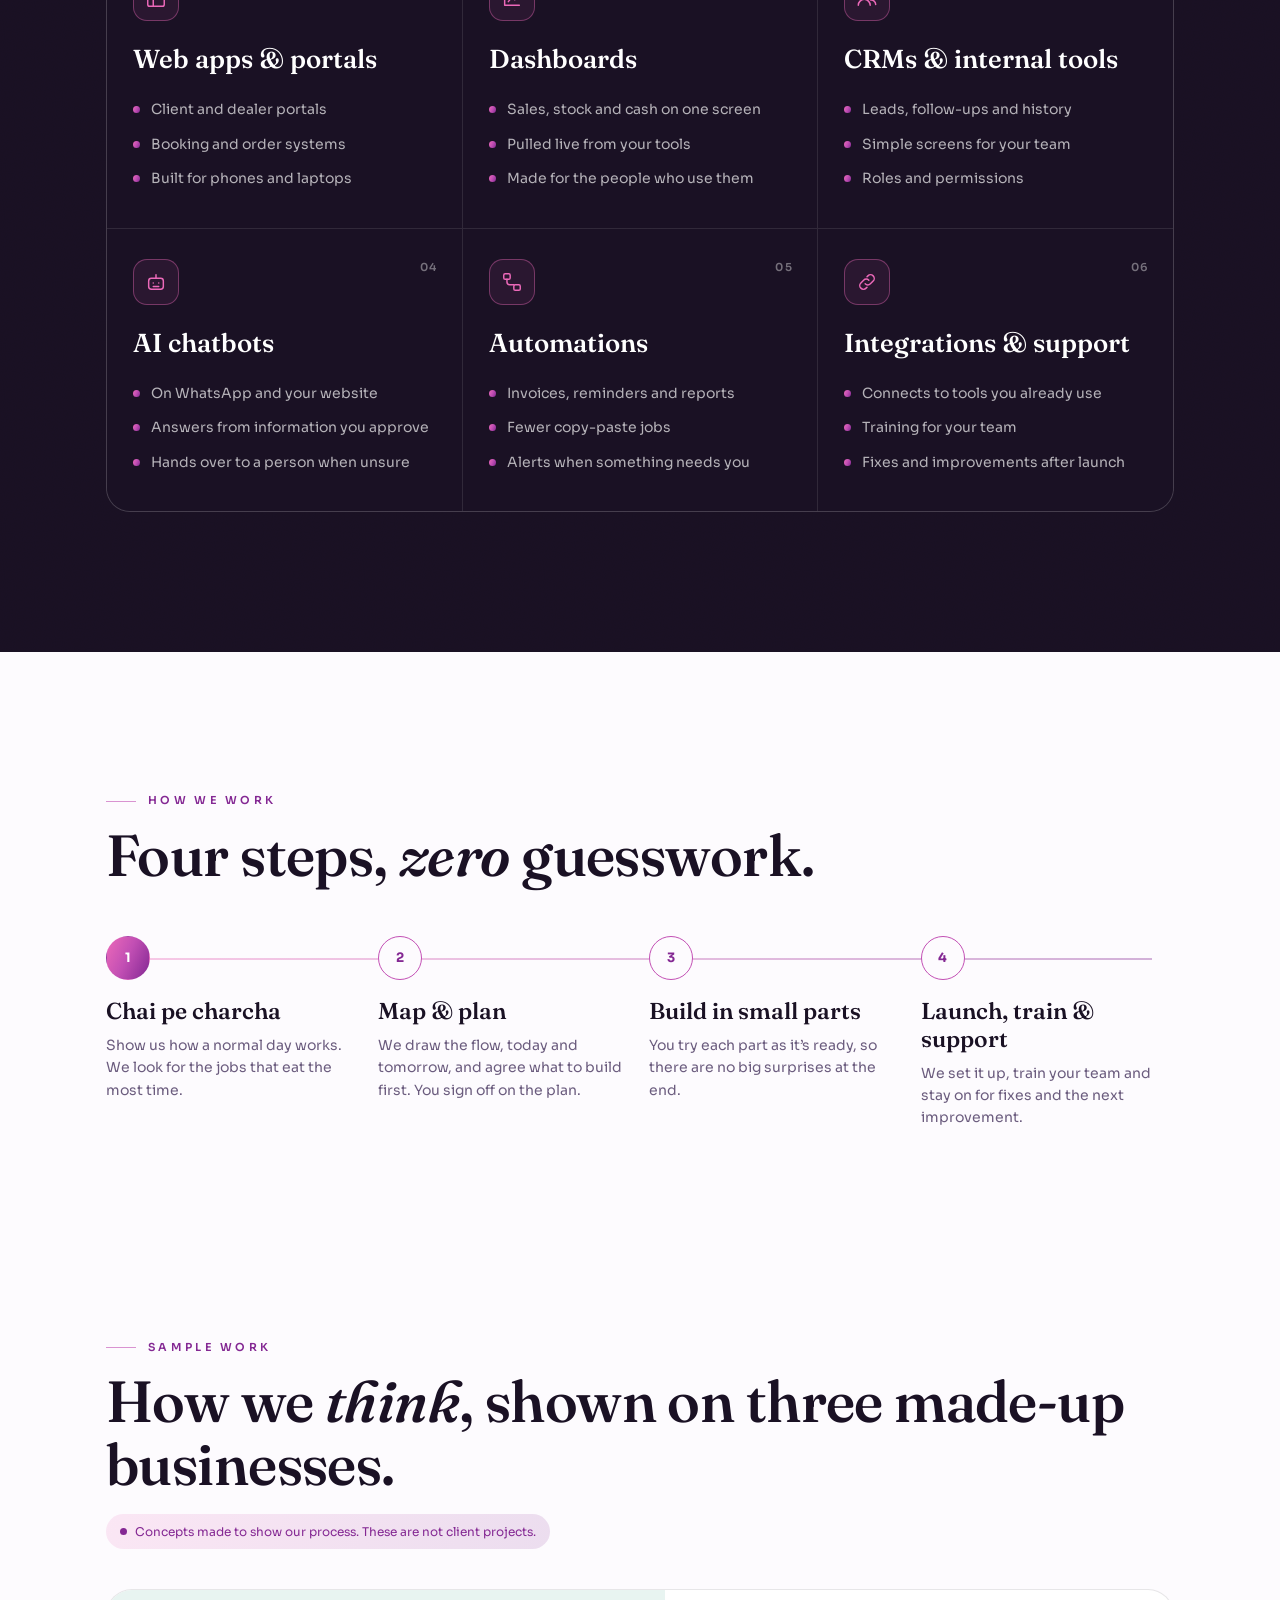
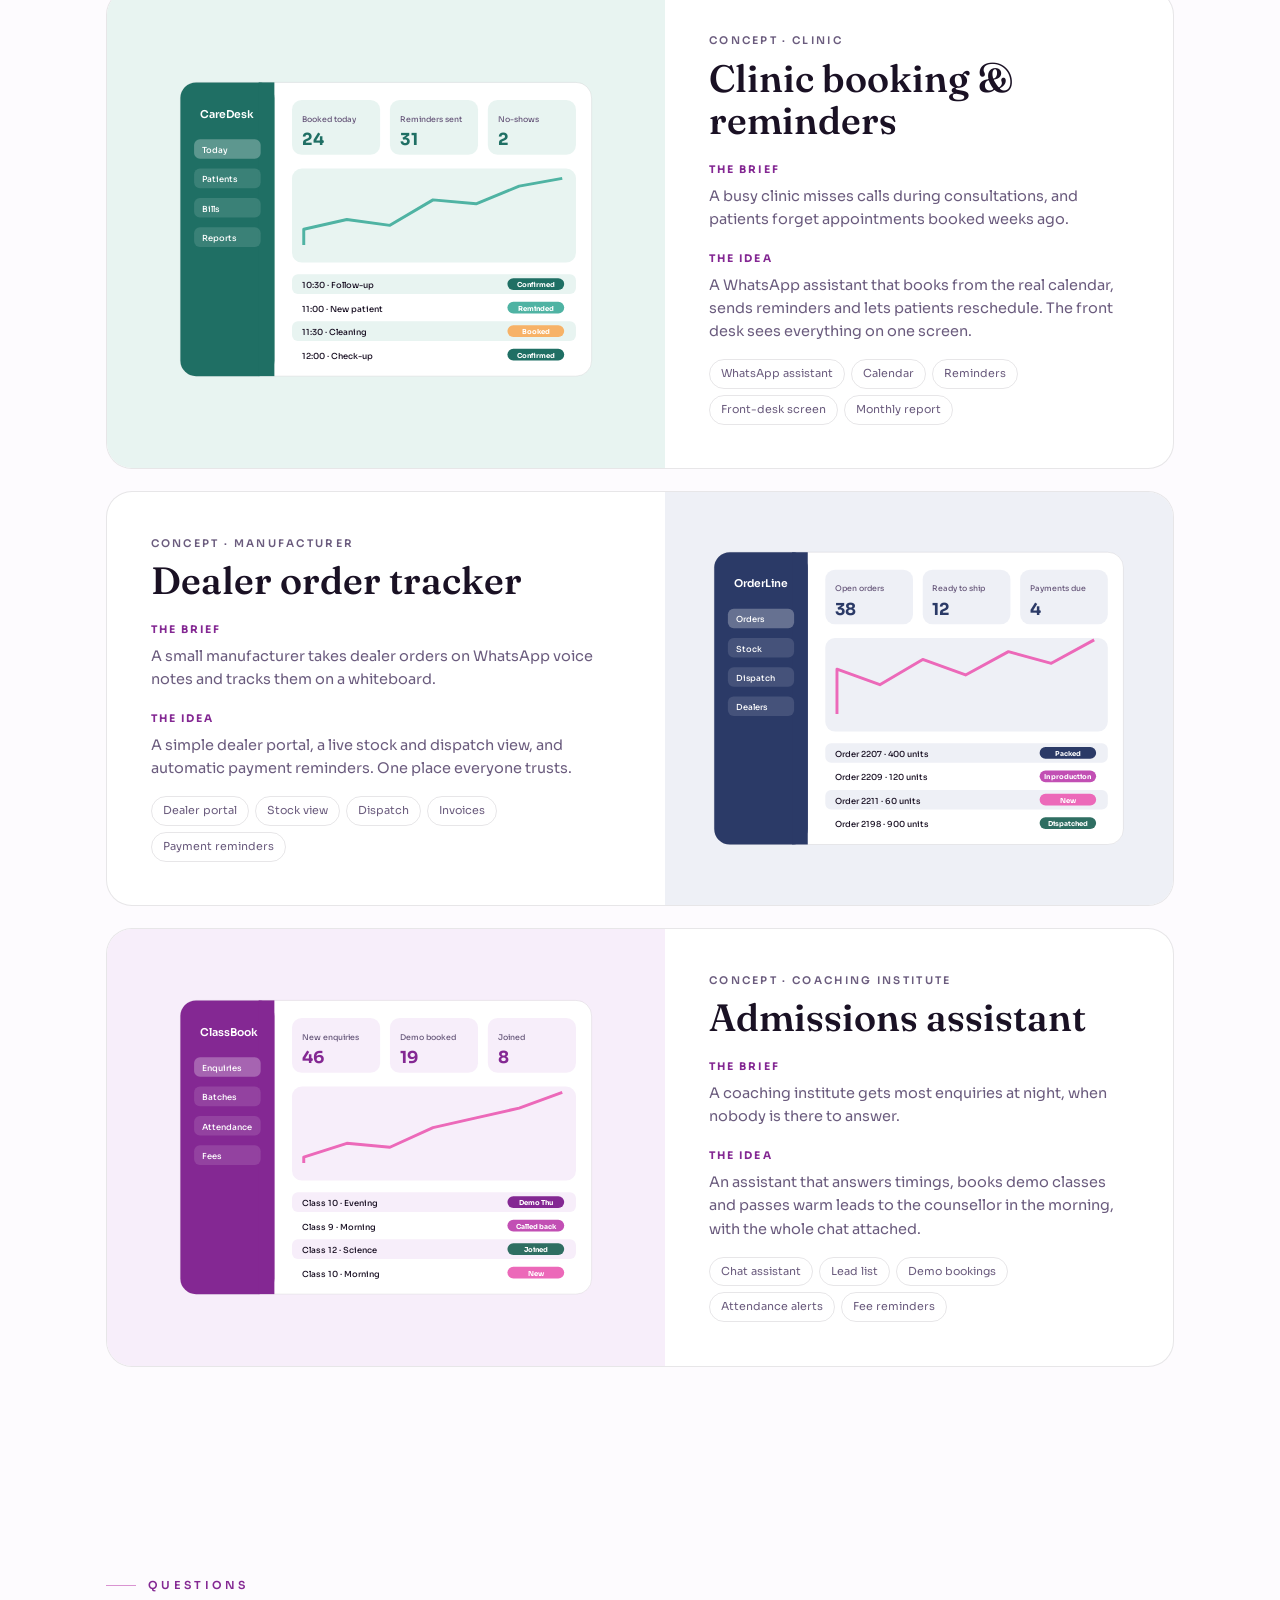
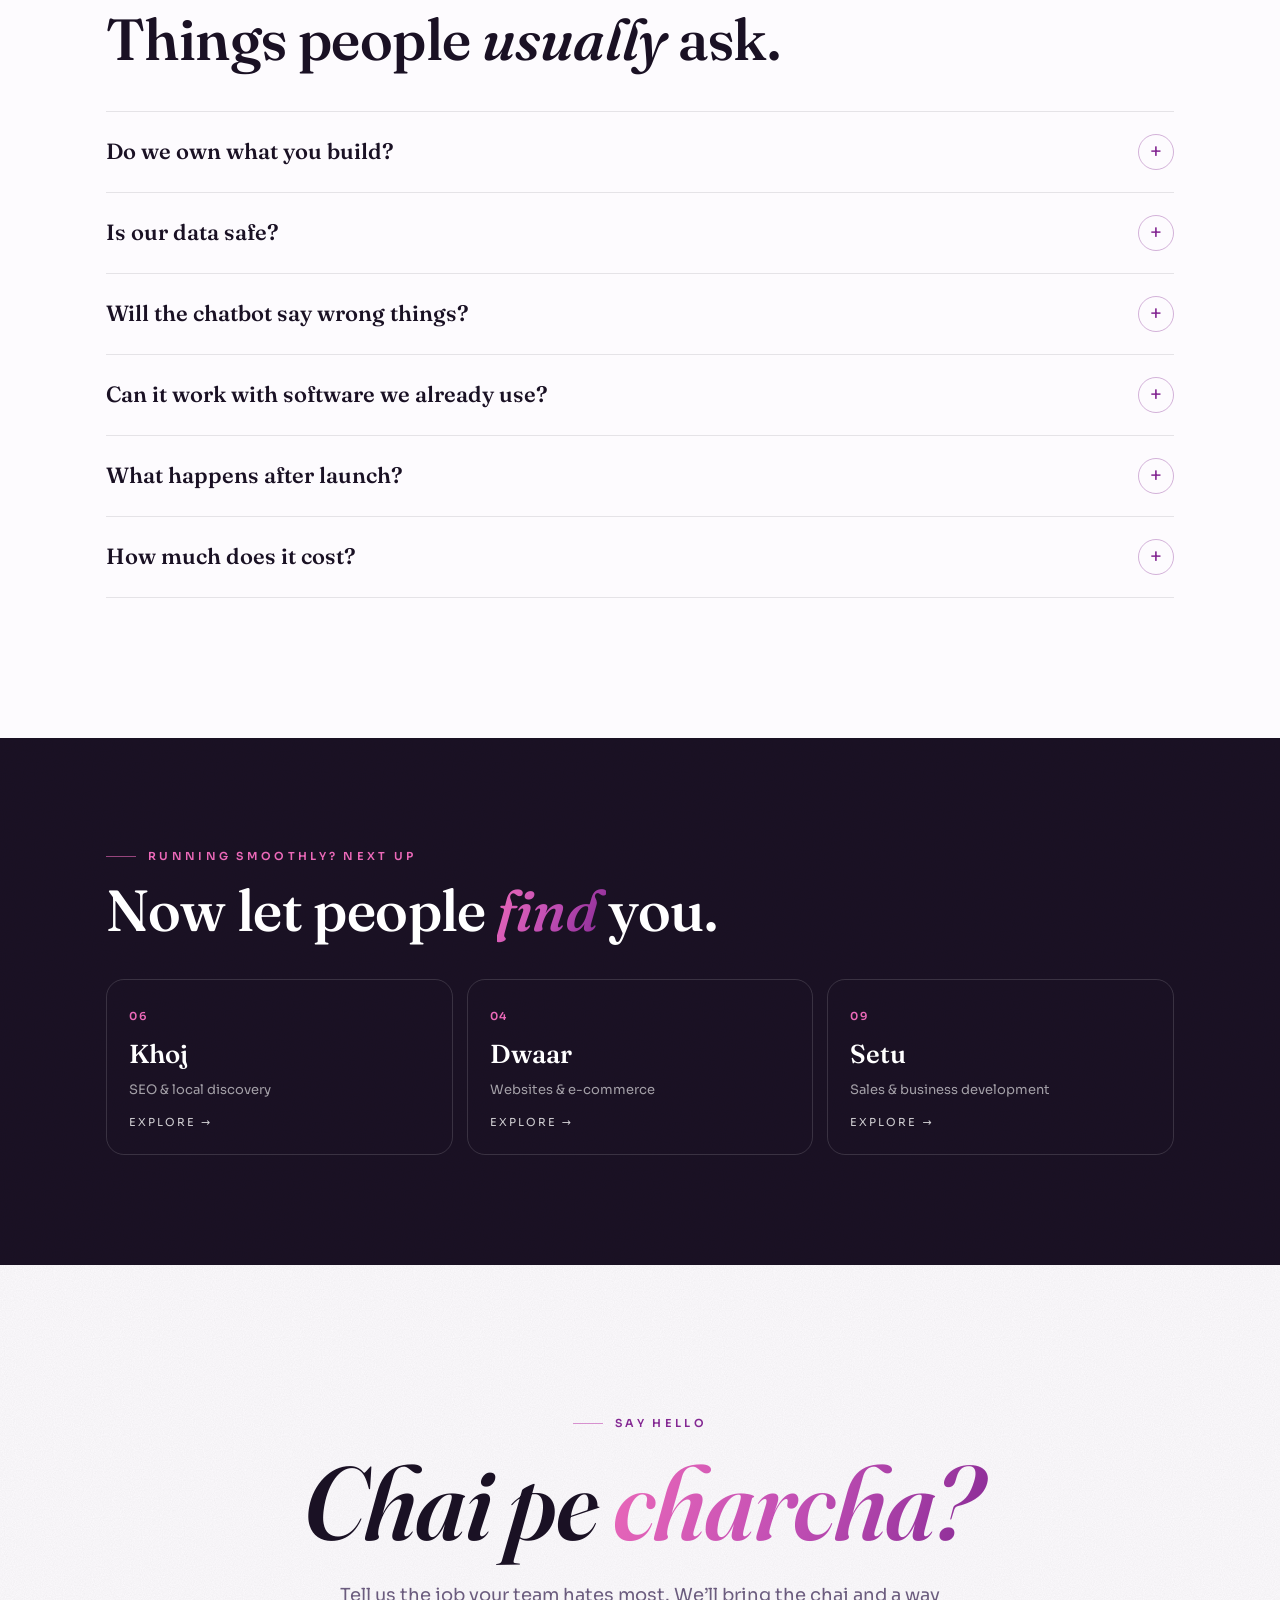
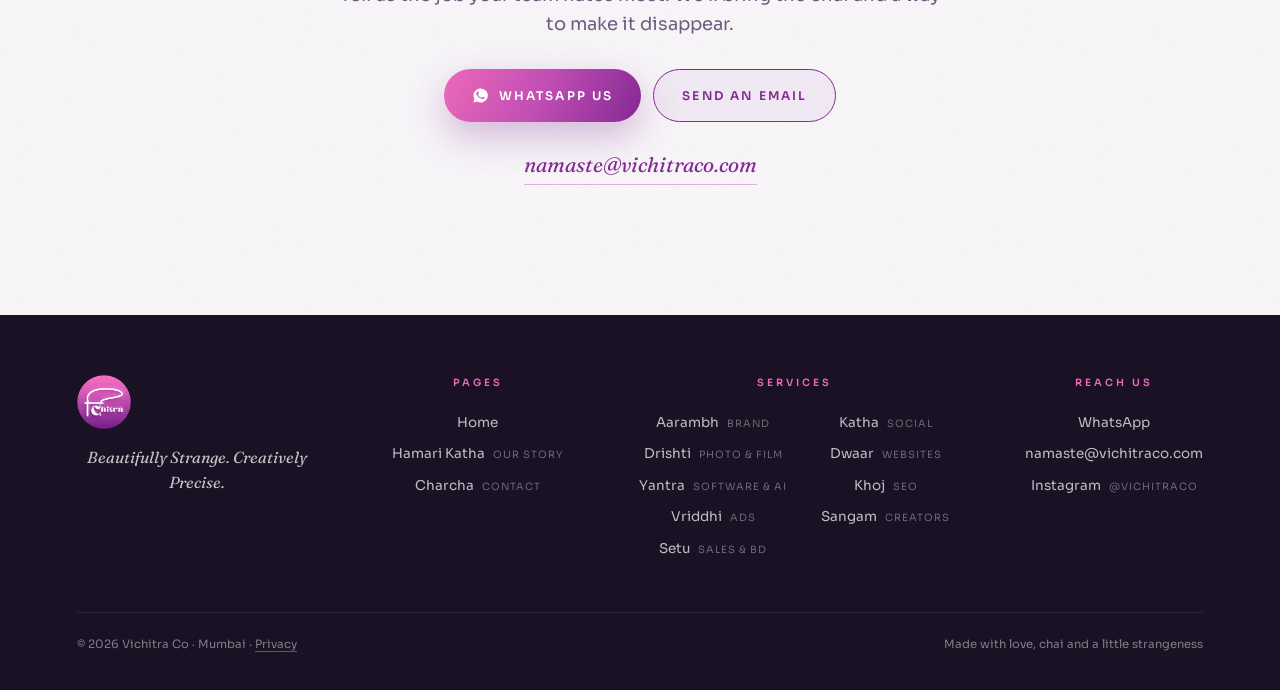
<file: services/yantra.html>
<!DOCTYPE html>
<html lang="en">
<head>
<!-- Google tag (GTM-TBXZS9WX) -->
<script async src="https://www.googletagmanager.com/gtm.js?id=GTM-TBXZS9WX"></script>
<script>
  window.dataLayer = window.dataLayer || [];
  function gtag(){dataLayer.push(arguments);}
  gtag('js', new Date());
</script>
<meta charset="UTF-8">
<meta name="viewport" content="width=device-width, initial-scale=1.0, viewport-fit=cover">
<meta name="color-scheme" content="only light"><!-- stops Samsung Internet / Chrome auto-dark repainting the site -->
<title>Yantra · Custom Software &amp; AI Solutions | Vichitra Co, Mumbai</title>
<meta name="description" content="Yantra is Vichitra Co's software service: custom web apps, dashboards, client portals, CRMs, AI chatbots and automations built around how your business actually works, from Mumbai.">
<link rel="canonical" href="https://vichitraco.com/services/yantra.html">
<meta property="og:type" content="website">
<meta property="og:title" content="Yantra · Custom Software & AI Solutions | Vichitra Co">
<meta property="og:description" content="Web apps, dashboards, portals and CRMs built around how you work, plus AI chatbots and automations for the jobs nobody enjoys.">
<meta property="og:url" content="https://vichitraco.com/services/yantra.html">
<meta property="og:image" content="https://vichitraco.com/assets/logo.png">
<meta name="theme-color" content="#FDFBFE">
<link rel="icon" type="image/png" href="../assets/favicon.png">
<link rel="preconnect" href="https://fonts.googleapis.com">
<link rel="preconnect" href="https://fonts.gstatic.com" crossorigin>
<link href="https://fonts.googleapis.com/css2?family=Fraunces:ital,opsz,wght@0,9..144,400;0,9..144,560;0,9..144,640;1,9..144,400;1,9..144,560&family=Rozha+One&family=Sora:wght@300;400;500;600;700&display=swap" rel="stylesheet">
<link rel="stylesheet" href="../assets/site.css">
<script type="application/ld+json">
{"@context":"https://schema.org","@graph":[{"@type":"Service","name":"Yantra · Custom Software & AI Solutions","serviceType":"Custom software development, AI chatbots and business automation","description":"Custom web apps, dashboards, client portals and CRMs, AI chatbots for WhatsApp and websites, workflow automations and integrations.","provider":{"@type":"Organization","name":"Vichitra Co","url":"https://vichitraco.com/","logo":"https://vichitraco.com/assets/logo.png","email":"namaste@vichitraco.com","address":{"@type":"PostalAddress","addressLocality":"Mumbai","addressCountry":"IN"}},"areaServed":"IN","url":"https://vichitraco.com/services/yantra.html"},{"@type":"FAQPage","mainEntity":[{"@type":"Question","name":"Do we own what you build?","acceptedAnswer":{"@type":"Answer","text":"Yes. You own the software and the data, and we hand over access and documentation."}},{"@type":"Question","name":"Is our data safe?","acceptedAnswer":{"@type":"Answer","text":"We keep data in accounts you control wherever possible, give each person only the access they need, and follow India’s data-protection rules."}},{"@type":"Question","name":"Will the chatbot say wrong things?","acceptedAnswer":{"@type":"Answer","text":"It answers only from information you approve, and hands the chat to a person when it isn’t sure. You can read every conversation."}},{"@type":"Question","name":"Can it work with software we already use?","acceptedAnswer":{"@type":"Answer","text":"Often, yes. Many tools can be connected. We check what you use before we promise anything."}},{"@type":"Question","name":"What happens after launch?","acceptedAnswer":{"@type":"Answer","text":"We train your team, fix what needs fixing and keep improving it with you. Software is never really “done”."}},{"@type":"Question","name":"How much does it cost?","acceptedAnswer":{"@type":"Answer","text":"It depends on what we build. Starting small keeps it affordable. We quote after a short chat. Message us on WhatsApp."}}]}]}
</script>
<style>
.yt-gear{transform-origin:300px 300px;animation:spin 14s linear infinite}
.yt-dot{animation:ytDot 1.2s ease-in-out infinite}
.yt-dot.d2{animation-delay:.15s}.yt-dot.d3{animation-delay:.3s}
@keyframes ytDot{0%,60%,100%{opacity:.3;transform:translateY(0)}30%{opacity:1;transform:translateY(-4px)}}

.yt{display:grid;grid-template-columns:minmax(0,1.2fr) minmax(0,.8fr);gap:16px;align-items:start}
.yf-top{display:flex;justify-content:space-between;align-items:center;gap:12px;flex-wrap:wrap}
.yf-count{font-size:12px;color:var(--ink-soft)}
.yf-count b{font-family:var(--f-display);font-size:26px;font-weight:640;color:var(--plum);margin-right:4px;font-variant-numeric:tabular-nums}
.yf-list{list-style:none;margin-top:16px;position:relative}
.yf-step{display:grid;grid-template-columns:40px minmax(0,1fr) auto;gap:12px;align-items:center;padding:11px 0;position:relative}
.yf-step + .yf-step{border-top:1px dashed var(--line)}
.yf-ic{width:40px;height:40px;border-radius:12px;display:flex;align-items:center;justify-content:center;background:#F1ECF3;transition:background .5s}
.yf-ic svg{width:20px;height:20px;fill:none;stroke:var(--ink-soft);stroke-width:1.7;stroke-linecap:round;stroke-linejoin:round;transition:stroke .5s}
.yf-step h4{font-size:14px;font-weight:600;line-height:1.3}
.yf-step p{font-size:12.5px;color:var(--ink-soft);margin-top:2px;line-height:1.45;transition:opacity .3s}
.yf-badge{font-size:9.5px;letter-spacing:.12em;text-transform:uppercase;font-weight:700;border-radius:99px;padding:5px 9px;white-space:nowrap;background:#EEE9F0;color:var(--ink-soft);transition:background .5s,color .5s}
.yf-step.auto .yf-ic{background:var(--grad)}
.yf-step.auto .yf-ic svg{stroke:#fff}
.yf-step.auto .yf-badge{background:var(--grad);color:#fff}
.yf-step.swap p{opacity:0}
.yf-mode{margin-top:14px}

.yc{display:flex;flex-direction:column;height:100%;min-height:440px}
.yc-hd{display:flex;align-items:center;gap:10px;padding-bottom:12px;border-bottom:1px solid var(--line)}
.yc-av{width:36px;height:36px;border-radius:50%;background:var(--grad);display:flex;align-items:center;justify-content:center}
.yc-av svg{width:20px;height:20px;fill:none;stroke:#fff;stroke-width:1.7;stroke-linecap:round;stroke-linejoin:round}
.yc-hd b{display:block;font-size:13px}
.yc-hd small{font-size:11px;color:#1F8A4C}
.yc-body{flex:1;display:flex;flex-direction:column;gap:8px;padding:14px 0;min-height:260px}
.yc-msg{max-width:84%;font-size:13px;line-height:1.45;padding:9px 13px;border-radius:16px;animation:ycIn .35s ease both}
.yc-msg.u{align-self:flex-end;background:var(--ink);color:#fff;border-bottom-right-radius:5px}
.yc-msg.b{align-self:flex-start;background:var(--mist);color:var(--ink);border-bottom-left-radius:5px}
.yc-typing{align-self:flex-start;background:var(--mist);border-radius:16px;padding:11px 14px;display:flex;gap:5px}
.yc-typing i{width:6px;height:6px;border-radius:50%;background:var(--plum);animation:ytDot 1.1s infinite}
.yc-typing i:nth-child(2){animation-delay:.15s}.yc-typing i:nth-child(3){animation-delay:.3s}
@keyframes ycIn{from{opacity:0;transform:translateY(8px)}to{opacity:1;transform:none}}
.yc .pill-btn{align-self:flex-start}
.yc .ex-note{margin-top:10px;align-self:flex-start}
@media(max-width:900px){
  .yt{grid-template-columns:1fr}
  .yc{min-height:0}
}
@media(max-width:760px){
  .yf-step{grid-template-columns:34px minmax(0,1fr);gap:10px}
  .yf-ic{width:34px;height:34px;border-radius:10px}
  .yf-badge{grid-column:2;justify-self:start;margin-top:-2px}
  .yf-step h4{font-size:13.5px}
  .yc-body{min-height:220px}
}
</style>
</head>
<body>

<div class="thread"></div>

<nav id="nav">
  <a class="nav-brand" href="../index.html" aria-label="Vichitra Co home">
    <img src="../assets/logo-192.png" alt="Vichitra Co logo">
    <span>Vichitra Co</span>
  </a>
  <button class="menu-btn" id="menuBtn" aria-label="Open menu" aria-expanded="false" aria-controls="overlay">
    <span id="menuTxt">Menu</span>
    <span class="lines"><i></i><i></i></span>
  </button>
</nav>

<div class="overlay" id="overlay">
  <p class="o-eyebrow">Vichitra Co · Mumbai</p>
  <div class="o-links">
    <a class="o-link" href="../index.html"><span class="num">01</span><h3>Aangan</h3><span class="ann">Home</span></a>
    <a class="o-link" href="../index.html#b9"><span class="num">02</span><h3>Hamari Katha</h3><span class="ann">Our Story</span></a>
    <a class="o-link" href="#charcha"><span class="num">03</span><h3>Charcha</h3><span class="ann">Contact</span></a>
  </div>
  <div class="o-sub">
    <a class="o-chip" href="aarambh.html"><b>Aarambh</b><small>Brand &amp; Identity</small></a>
    <a class="o-chip" href="katha.html"><b>Katha</b><small>Social Media</small></a>
    <a class="o-chip" href="drishti.html"><b>Drishti</b><small>Photo, Film &amp; AI</small></a>
    <a class="o-chip" href="dwaar.html"><b>Dwaar</b><small>Websites</small></a>
    <a class="o-chip here" href="yantra.html" aria-current="page"><b>Yantra</b><small>Software &amp; AI</small></a>
    <a class="o-chip" href="khoj.html"><b>Khoj</b><small>SEO</small></a>
    <a class="o-chip" href="vriddhi.html"><b>Vriddhi</b><small>Performance</small></a>
    <a class="o-chip" href="sangam.html"><b>Sangam</b><small>Creators</small></a>
    <a class="o-chip" href="setu.html"><b>Setu</b><small>Sales &amp; BD</small></a>
  </div>
</div>

<main>

<!-- ════════ HERO ════════ -->
<section class="hero grain">
  <div class="wrap">
    <div class="hero-copy">
      <p class="svc-t rv"><span class="sn">05</span>Custom Software &amp; AI Solutions</p>
      <h1 class="rv d1">Yantra<span class="ann">The Machine</span></h1>
      <p class="lead rv d2">Web apps, dashboards, client portals and CRMs built around how you actually work. Plus AI chatbots and automations for the jobs nobody enjoys.</p>
      <div class="btn-row rv d3">
        <a class="btn primary" id="ctaHero" href="https://wa.me/918898490531?text=Hi%20Vichitra%20Co%2C%20I%27d%20like%20to%20talk%20about%20custom%20software%20or%20automation%20for%20my%20business." target="_blank" rel="noopener">
          <svg viewBox="0 0 24 24" fill="currentColor" aria-hidden="true"><path d="M12 2a10 10 0 0 0-8.6 15L2 22l5.2-1.4A10 10 0 1 0 12 2zm5.1 13.7c-.2.6-1.2 1.1-1.7 1.2-.4 0-1 .2-3.4-.7-2.8-1.2-4.6-4-4.8-4.2-.1-.2-1.1-1.5-1.1-2.9s.7-2 1-2.3c.2-.3.5-.3.7-.3h.5c.2 0 .4 0 .6.5l.8 2c.1.2.1.4 0 .6l-.4.6-.5.5c-.2.2-.3.3-.1.6.2.4.9 1.5 1.9 2.4 1.3 1.2 2.4 1.5 2.8 1.7.3.2.5.1.7-.1l1-1.2c.2-.3.4-.2.7-.1l2 1c.3.1.5.2.6.3 0 .1 0 .8-.3 1.4z"/></svg>
          Let's automate the busywork
        </a>
        <a class="btn ghost" href="#demo">See it work ↓</a>
      </div>
      <p class="scroll-cue rv d4">Less busywork, more business</p>
    </div>
    <div class="hero-art" aria-hidden="true">
<svg viewBox="0 0 600 600">
        <defs><linearGradient id="ytG" x1="0" y1="0" x2="1" y2="1"><stop offset="0" stop-color="#EC69B9"/><stop offset=".55" stop-color="#C24FB4"/><stop offset="1" stop-color="#842893"/></linearGradient>
          <path id="ytP1" d="M 150 170 C 260 170 240 300 300 300"/><path id="ytP2" d="M 300 300 C 360 300 340 170 450 170"/><path id="ytP3" d="M 300 300 C 300 380 220 420 170 440"/><path id="ytP4" d="M 300 300 C 300 380 380 420 430 440"/></defs>
        <g fill="none" stroke="#842893" stroke-width="1.6" opacity=".55"><path class="draw" pathLength="1" d="M 150 170 C 260 170 240 300 300 300" style="animation-delay:0s"/><path class="draw" pathLength="1" d="M 300 300 C 360 300 340 170 450 170" style="animation-delay:0.2s"/><path class="draw" pathLength="1" d="M 300 300 C 300 380 220 420 170 440" style="animation-delay:0.4s"/><path class="draw" pathLength="1" d="M 300 300 C 300 380 380 420 430 440" style="animation-delay:0.6000000000000001s"/></g>
        <circle r="6" fill="#EC69B9"><animateMotion dur="2.8s" begin="1s" repeatCount="indefinite"><mpath href="#ytP1"/></animateMotion></circle><circle r="6" fill="#EC69B9"><animateMotion dur="2.8s" begin="1.7s" repeatCount="indefinite"><mpath href="#ytP2"/></animateMotion></circle><circle r="6" fill="#EC69B9"><animateMotion dur="2.8s" begin="2.4s" repeatCount="indefinite"><mpath href="#ytP3"/></animateMotion></circle><circle r="6" fill="#EC69B9"><animateMotion dur="2.8s" begin="3.1s" repeatCount="indefinite"><mpath href="#ytP4"/></animateMotion></circle>
        <g class="popin" style="animation-delay:0.5s;transform-origin:150px 170px"><rect x="88" y="144" width="124" height="52" rx="14" fill="#fff" stroke="rgba(132,40,147,.3)"/><text x="150" y="175" text-anchor="middle" style="font:600 13px Sora,sans-serif;letter-spacing:.06em;fill:#842893">Order</text></g><g class="popin" style="animation-delay:0.65s;transform-origin:450px 170px"><rect x="388" y="144" width="124" height="52" rx="14" fill="#fff" stroke="rgba(132,40,147,.3)"/><text x="450" y="175" text-anchor="middle" style="font:600 13px Sora,sans-serif;letter-spacing:.06em;fill:#842893">Stock</text></g><g class="popin" style="animation-delay:0.8s;transform-origin:170px 440px"><rect x="108" y="414" width="124" height="52" rx="14" fill="#fff" stroke="rgba(132,40,147,.3)"/><text x="170" y="445" text-anchor="middle" style="font:600 13px Sora,sans-serif;letter-spacing:.06em;fill:#842893">Invoice</text></g><g class="popin" style="animation-delay:0.95s;transform-origin:430px 440px"><rect x="368" y="414" width="124" height="52" rx="14" fill="#fff" stroke="rgba(132,40,147,.3)"/><text x="430" y="445" text-anchor="middle" style="font:600 13px Sora,sans-serif;letter-spacing:.06em;fill:#842893">Reminder</text></g>
        <g class="yt-gear"><circle cx="300" cy="300" r="62" fill="url(#ytG)"/><rect x="292" y="222" width="16" height="22" rx="4" fill="#C24FB4" transform="rotate(0 300 300)"/><rect x="292" y="222" width="16" height="22" rx="4" fill="#C24FB4" transform="rotate(36 300 300)"/><rect x="292" y="222" width="16" height="22" rx="4" fill="#C24FB4" transform="rotate(72 300 300)"/><rect x="292" y="222" width="16" height="22" rx="4" fill="#C24FB4" transform="rotate(108 300 300)"/><rect x="292" y="222" width="16" height="22" rx="4" fill="#C24FB4" transform="rotate(144 300 300)"/><rect x="292" y="222" width="16" height="22" rx="4" fill="#C24FB4" transform="rotate(180 300 300)"/><rect x="292" y="222" width="16" height="22" rx="4" fill="#C24FB4" transform="rotate(216 300 300)"/><rect x="292" y="222" width="16" height="22" rx="4" fill="#C24FB4" transform="rotate(252 300 300)"/><rect x="292" y="222" width="16" height="22" rx="4" fill="#C24FB4" transform="rotate(288 300 300)"/><rect x="292" y="222" width="16" height="22" rx="4" fill="#C24FB4" transform="rotate(324 300 300)"/><circle cx="300" cy="300" r="24" fill="#fff"/></g>
        <g class="fade" style="animation-delay:1.6s">
          <rect x="360" y="510" width="150" height="50" rx="18" fill="#1A1124"/><path d="M 380 560 l -6 14 l 20 -14 z" fill="#1A1124"/>
          <circle class="yt-dot" cx="410" cy="535" r="5" fill="#fff"/><circle class="yt-dot d2" cx="435" cy="535" r="5" fill="#fff"/><circle class="yt-dot d3" cx="460" cy="535" r="5" fill="#fff"/>
        </g>
      </svg>
    </div>
  </div>
</section>

<!-- ════════ TRY IT ════════ -->
<section class="sec demo-sec" id="demo">
  <div class="wrap">
<div class="demo-head">
      <div>
        <p class="eyebrow rv">Try it</p>
        <h2 class="h-sec rv d1">Watch the busywork <em class="grad-text">disappear.</em></h2>
        <p class="lead rv d2">Pick a business. See how its day works today, then switch on Yantra and watch which jobs start doing themselves.</p>
      </div>
      <div class="demo-ctrl rv d2">
        <span class="hint" aria-hidden="true">Pick a business ↓</span>
        <div class="seg" role="group" aria-label="Kind of business" id="yBiz">
          <button type="button" data-b="clinic" class="on" aria-pressed="true">Clinic</button><button type="button" data-b="factory" aria-pressed="false">Factory</button><button type="button" data-b="retail" aria-pressed="false">Retail</button><button type="button" data-b="coaching" aria-pressed="false">Coaching</button>
        </div>
      </div>
    </div>

    <div class="demo-board yt rv">
      <div class="panel">
        <div class="yf-top">
          <span class="lbl" id="yTitle">A clinic’s day</span>
          <span class="yf-count"><b id="yCount">5</b>of 5 jobs done by hand</span>
        </div>
        <ol class="yf-list" id="yList"></ol>
        <div class="seg yf-mode" role="group" aria-label="Mode" id="yMode">
          <button type="button" data-m="today" class="on" aria-pressed="true">Today</button><button type="button" data-m="auto" aria-pressed="false">With Yantra ✦</button>
        </div>
      </div>
      <div class="panel yc">
        <div class="yc-hd"><div class="yc-av"><svg viewBox="0 0 24 24"><rect x="4" y="8" width="16" height="12" rx="3"/><path d="M12 4v4M9 13h.01M15 13h.01M9 17h6"/></svg></div><div><b id="yBot">Clinic assistant</b><small>● online, any time</small></div></div>
        <div class="yc-body" id="yChat" aria-live="polite"></div>
        <button type="button" class="pill-btn" id="yAsk">Ask something else ↻</button>
        <span class="ex-note">A sample chat, written to show the idea</span>
      </div>
    </div>
    <div class="demo-foot rv">
      <p>A simplified example. Real projects start by watching how your team works today, so we automate the right things and leave the human parts human.</p>
      <a class="wa-cta" id="ctaDemo" href="https://wa.me/918898490531?text=Hi%20Vichitra%20Co%2C%20I%27d%20like%20to%20automate%20some%20of%20the%20work%20at%20my%20clinic.%20(Found%20you%20on%20the%20Yantra%20page.)" target="_blank" rel="noopener">
        <svg viewBox="0 0 24 24" aria-hidden="true"><path d="M12 2a10 10 0 0 0-8.6 15L2 22l5.2-1.4A10 10 0 1 0 12 2zm5.1 13.7c-.2.6-1.2 1.1-1.7 1.2-.4 0-1 .2-3.4-.7-2.8-1.2-4.6-4-4.8-4.2-.1-.2-1.1-1.5-1.1-2.9s.7-2 1-2.3c.2-.3.5-.3.7-.3h.5c.2 0 .4 0 .6.5l.8 2c.1.2.1.4 0 .6l-.4.6-.5.5c-.2.2-.3.3-.1.6.2.4.9 1.5 1.9 2.4 1.3 1.2 2.4 1.5 2.8 1.7.3.2.5.1.7-.1l1-1.2c.2-.3.4-.2.7-.1l2 1c.3.1.5.2.6.3 0 .1 0 .8-.3 1.4z"/></svg>
        <span>Automate my clinic →</span>
      </a>
    </div>
  </div>
</section>

<!-- ════════ IS THIS FOR YOU ════════ -->
<section class="sec">
  <div class="wrap">
    <p class="eyebrow rv">Is this for you?</p>
    <h2 class="h-sec rv d1">If one of these sounds <em>familiar</em>, we should talk.</h2>
    <div class="who-grid">
      <article class="who rv">
        <div class="ic"><svg viewBox="0 0 24 24"><path d="M9 6h12M9 12h12M9 18h12"/><circle cx="4" cy="6" r="1"/><circle cx="4" cy="12" r="1"/><circle cx="4" cy="18" r="1"/></svg></div>
        <h3>Run on Excel and WhatsApp groups</h3>
        <p>Orders in one group, payments in another, and a spreadsheet only one person understands.</p>
      </article>
      <article class="who rv d1">
        <div class="ic"><svg viewBox="0 0 24 24"><path d="M21 12a8 8 0 0 1-11.6 7.1L4 21l1.9-5.4A8 8 0 1 1 21 12z"/></svg></div>
        <h3>The same question, all day</h3>
        <p>Timings, prices, status updates. Someone on your team answers them instead of doing their real job.</p>
      </article>
      <article class="who rv d2">
        <div class="ic"><svg viewBox="0 0 24 24"><circle cx="12" cy="12" r="3"/><path d="M12 2v3M12 19v3M2 12h3M19 12h3M4.9 4.9L7 7M17 17l2.1 2.1M4.9 19.1L7 17M17 7l2.1-2.1"/></svg></div>
        <h3>Software that doesn’t fit</h3>
        <p>You bought an app, then changed how you work to suit it. It should be the other way round.</p>
      </article>
      <article class="who rv d3">
        <div class="ic"><svg viewBox="0 0 24 24"><path d="M4 20V4M4 20h16"/><path d="M8 16l4-5 3 3 5-7"/></svg></div>
        <h3>Reports take a weekend</h3>
        <p>Every month someone copies numbers from five places to make one report.</p>
      </article>
    </div>
  </div>
</section>

<!-- ════════ WHAT YOU GET ════════ -->
<section class="sec dark grain">
  <div class="wrap">
    <p class="eyebrow rv">What you get</p>
    <h2 class="h-sec rv d1">Software that works <em class="grad-text">the way you do.</em></h2>
    <p class="lead rv d2">Yantra builds small, useful tools first, then grows them with you. No giant system you need a manual for.</p>
    <div class="get-grid rv">
      <div class="get"><div class="gi"><svg viewBox="0 0 24 24"><rect x="3" y="3" width="18" height="18" rx="2"/><path d="M3 9h18M9 21V9"/></svg></div><span class="no">01</span>
        <h3>Web apps & portals</h3><ul><li>Client and dealer portals</li><li>Booking and order systems</li><li>Built for phones and laptops</li></ul></div>
      <div class="get"><div class="gi"><svg viewBox="0 0 24 24"><path d="M4 20V4M4 20h16"/><path d="M8 16l4-5 3 3 5-7"/></svg></div><span class="no">02</span>
        <h3>Dashboards</h3><ul><li>Sales, stock and cash on one screen</li><li>Pulled live from your tools</li><li>Made for the people who use them</li></ul></div>
      <div class="get"><div class="gi"><svg viewBox="0 0 24 24"><circle cx="9" cy="8" r="3.5"/><path d="M2.5 20a6.5 6.5 0 0 1 13 0"/><circle cx="17" cy="9" r="2.5"/><path d="M16 14.2a5 5 0 0 1 5.5 4.8"/></svg></div><span class="no">03</span>
        <h3>CRMs & internal tools</h3><ul><li>Leads, follow-ups and history</li><li>Simple screens for your team</li><li>Roles and permissions</li></ul></div>
      <div class="get"><div class="gi"><svg viewBox="0 0 24 24"><rect x="4" y="8" width="16" height="12" rx="3"/><path d="M12 4v4M9 13h.01M15 13h.01M9 17h6"/></svg></div><span class="no">04</span>
        <h3>AI chatbots</h3><ul><li>On WhatsApp and your website</li><li>Answers from information you approve</li><li>Hands over to a person when unsure</li></ul></div>
      <div class="get"><div class="gi"><svg viewBox="0 0 24 24"><rect x="3" y="3" width="7" height="6" rx="1.5"/><rect x="14" y="15" width="7" height="6" rx="1.5"/><path d="M6.5 9v3a3 3 0 0 0 3 3h4.5"/></svg></div><span class="no">05</span>
        <h3>Automations</h3><ul><li>Invoices, reminders and reports</li><li>Fewer copy-paste jobs</li><li>Alerts when something needs you</li></ul></div>
      <div class="get"><div class="gi"><svg viewBox="0 0 24 24"><path d="M10 14a4 4 0 0 0 5.7 0l3-3a4 4 0 0 0-5.7-5.7l-1 1"/><path d="M14 10a4 4 0 0 0-5.7 0l-3 3a4 4 0 0 0 5.7 5.7l1-1"/></svg></div><span class="no">06</span>
        <h3>Integrations & support</h3><ul><li>Connects to tools you already use</li><li>Training for your team</li><li>Fixes and improvements after launch</li></ul></div>
    </div>
  </div>
</section>

<!-- ════════ HOW WE WORK ════════ -->
<section class="sec">
  <div class="wrap">
    <p class="eyebrow rv">How we work</p>
    <h2 class="h-sec rv d1">Four steps, <em>zero</em> guesswork.</h2>
    <div class="steps">
      <div class="step rv"><div class="dot">1</div><h3>Chai pe charcha</h3><p>Show us how a normal day works. We look for the jobs that eat the most time.</p></div>
      <div class="step rv d1"><div class="dot">2</div><h3>Map & plan</h3><p>We draw the flow, today and tomorrow, and agree what to build first. You sign off on the plan.</p></div>
      <div class="step rv d2"><div class="dot">3</div><h3>Build in small parts</h3><p>You try each part as it’s ready, so there are no big surprises at the end.</p></div>
      <div class="step rv d3"><div class="dot">4</div><h3>Launch, train & support</h3><p>We set it up, train your team and stay on for fixes and the next improvement.</p></div>
    </div>
  </div>
</section>

<!-- ════════ SAMPLE WORK ════════ -->
<section class="sec tight" id="work">
  <div class="wrap">
    <p class="eyebrow rv">Sample work</p>
    <h2 class="h-sec rv d1">How we <em>think</em>, shown on three made-up businesses.</h2>
    <span class="concept-note rv d2">Concepts made to show our process. These are not client projects.</span>
    <div class="cases">

      <article class="case rv">
        <div class="art" style="background:#E8F4F1">
<svg viewBox="0 0 480 360" aria-hidden="true">
            <rect x="30" y="30" width="420" height="300" rx="16" fill="#fff" stroke="rgba(26,17,36,.08)"/>
            <rect x="30" y="30" width="96" height="300" rx="16" fill="#1F6F64"/><rect x="110" y="30" width="16" height="300" fill="#1F6F64"/>
            <text x="50" y="66" style="font:600 11px Sora,sans-serif;fill:#fff">CareDesk</text>
            <rect x="44" y="88" width="68" height="20" rx="6" fill="#fff" opacity="0.28"/><text x="52" y="102" style="font:500 8.5px Sora,sans-serif;fill:#fff">Today</text><rect x="44" y="118" width="68" height="20" rx="6" fill="#fff" opacity="0.12"/><text x="52" y="132" style="font:500 8.5px Sora,sans-serif;fill:#fff">Patients</text><rect x="44" y="148" width="68" height="20" rx="6" fill="#fff" opacity="0.12"/><text x="52" y="162" style="font:500 8.5px Sora,sans-serif;fill:#fff">Bills</text><rect x="44" y="178" width="68" height="20" rx="6" fill="#fff" opacity="0.12"/><text x="52" y="192" style="font:500 8.5px Sora,sans-serif;fill:#fff">Reports</text>
            <rect x="144" y="48" width="90" height="56" rx="10" fill="#E8F4F1"/><text x="154" y="70" style="font:500 8px Sora,sans-serif;fill:#6B5C7E">Booked today</text><text x="154" y="94" style="font:700 17px Sora,sans-serif;fill:#1F6F64">24</text><rect x="244" y="48" width="90" height="56" rx="10" fill="#E8F4F1"/><text x="254" y="70" style="font:500 8px Sora,sans-serif;fill:#6B5C7E">Reminders sent</text><text x="254" y="94" style="font:700 17px Sora,sans-serif;fill:#1F6F64">31</text><rect x="344" y="48" width="90" height="56" rx="10" fill="#E8F4F1"/><text x="354" y="70" style="font:500 8px Sora,sans-serif;fill:#6B5C7E">No-shows</text><text x="354" y="94" style="font:700 17px Sora,sans-serif;fill:#1F6F64">2</text>
            <rect x="144" y="118" width="290" height="96" rx="10" fill="#E8F4F1"/>
            <path d="M 156 196 L 156 180 L 200 170 L 244 176 L 288 150 L 332 154 L 376 136 L 420 128" fill="none" stroke="#4FB3A3" stroke-width="3" stroke-linejoin="round"/>
            <rect x="144" y="226" width="290" height="20" rx="6" fill="#E8F4F1"/><text x="154" y="240" style="font:500 8.5px Sora,sans-serif;fill:#1A1124">10:30 · Follow-up</text><rect x="364" y="230" width="58" height="12" rx="6" fill="#1F6F64"/><text x="393" y="239" text-anchor="middle" style="font:700 7px Sora,sans-serif;fill:#fff">Confirmed</text><rect x="144" y="250" width="290" height="20" rx="6" fill="#fff"/><text x="154" y="264" style="font:500 8.5px Sora,sans-serif;fill:#1A1124">11:00 · New patient</text><rect x="364" y="254" width="58" height="12" rx="6" fill="#4FB3A3"/><text x="393" y="263" text-anchor="middle" style="font:700 7px Sora,sans-serif;fill:#fff">Reminded</text><rect x="144" y="274" width="290" height="20" rx="6" fill="#E8F4F1"/><text x="154" y="288" style="font:500 8.5px Sora,sans-serif;fill:#1A1124">11:30 · Cleaning</text><rect x="364" y="278" width="58" height="12" rx="6" fill="#F7B267"/><text x="393" y="287" text-anchor="middle" style="font:700 7px Sora,sans-serif;fill:#fff">Booked</text><rect x="144" y="298" width="290" height="20" rx="6" fill="#fff"/><text x="154" y="312" style="font:500 8.5px Sora,sans-serif;fill:#1A1124">12:00 · Check-up</text><rect x="364" y="302" width="58" height="12" rx="6" fill="#1F6F64"/><text x="393" y="311" text-anchor="middle" style="font:700 7px Sora,sans-serif;fill:#fff">Confirmed</text>
          </svg>
        </div>
        <div class="info">
          <span class="kind">Concept · Clinic</span>
          <h3>Clinic booking & reminders</h3>
          <h4>The brief</h4><p>A busy clinic misses calls during consultations, and patients forget appointments booked weeks ago.</p>
          <h4>The idea</h4><p>A WhatsApp assistant that books from the real calendar, sends reminders and lets patients reschedule. The front desk sees everything on one screen.</p>
          <div class="made"><span>WhatsApp assistant</span><span>Calendar</span><span>Reminders</span><span>Front-desk screen</span><span>Monthly report</span></div>
        </div>
      </article>

      <article class="case rv">
        <div class="art" style="background:#EEF0F6">
<svg viewBox="0 0 480 360" aria-hidden="true">
            <rect x="30" y="30" width="420" height="300" rx="16" fill="#fff" stroke="rgba(26,17,36,.08)"/>
            <rect x="30" y="30" width="96" height="300" rx="16" fill="#2B3A67"/><rect x="110" y="30" width="16" height="300" fill="#2B3A67"/>
            <text x="50" y="66" style="font:600 11px Sora,sans-serif;fill:#fff">OrderLine</text>
            <rect x="44" y="88" width="68" height="20" rx="6" fill="#fff" opacity="0.28"/><text x="52" y="102" style="font:500 8.5px Sora,sans-serif;fill:#fff">Orders</text><rect x="44" y="118" width="68" height="20" rx="6" fill="#fff" opacity="0.12"/><text x="52" y="132" style="font:500 8.5px Sora,sans-serif;fill:#fff">Stock</text><rect x="44" y="148" width="68" height="20" rx="6" fill="#fff" opacity="0.12"/><text x="52" y="162" style="font:500 8.5px Sora,sans-serif;fill:#fff">Dispatch</text><rect x="44" y="178" width="68" height="20" rx="6" fill="#fff" opacity="0.12"/><text x="52" y="192" style="font:500 8.5px Sora,sans-serif;fill:#fff">Dealers</text>
            <rect x="144" y="48" width="90" height="56" rx="10" fill="#EEF0F6"/><text x="154" y="70" style="font:500 8px Sora,sans-serif;fill:#6B5C7E">Open orders</text><text x="154" y="94" style="font:700 17px Sora,sans-serif;fill:#2B3A67">38</text><rect x="244" y="48" width="90" height="56" rx="10" fill="#EEF0F6"/><text x="254" y="70" style="font:500 8px Sora,sans-serif;fill:#6B5C7E">Ready to ship</text><text x="254" y="94" style="font:700 17px Sora,sans-serif;fill:#2B3A67">12</text><rect x="344" y="48" width="90" height="56" rx="10" fill="#EEF0F6"/><text x="354" y="70" style="font:500 8px Sora,sans-serif;fill:#6B5C7E">Payments due</text><text x="354" y="94" style="font:700 17px Sora,sans-serif;fill:#2B3A67">4</text>
            <rect x="144" y="118" width="290" height="96" rx="10" fill="#EEF0F6"/>
            <path d="M 156 196 L 156 150 L 200 166 L 244 140 L 288 156 L 332 132 L 376 144 L 420 120" fill="none" stroke="#EC69B9" stroke-width="3" stroke-linejoin="round"/>
            <rect x="144" y="226" width="290" height="20" rx="6" fill="#EEF0F6"/><text x="154" y="240" style="font:500 8.5px Sora,sans-serif;fill:#1A1124">Order 2207 · 400 units</text><rect x="364" y="230" width="58" height="12" rx="6" fill="#2B3A67"/><text x="393" y="239" text-anchor="middle" style="font:700 7px Sora,sans-serif;fill:#fff">Packed</text><rect x="144" y="250" width="290" height="20" rx="6" fill="#fff"/><text x="154" y="264" style="font:500 8.5px Sora,sans-serif;fill:#1A1124">Order 2209 · 120 units</text><rect x="364" y="254" width="58" height="12" rx="6" fill="#C24FB4"/><text x="393" y="263" text-anchor="middle" style="font:700 7px Sora,sans-serif;fill:#fff">In production</text><rect x="144" y="274" width="290" height="20" rx="6" fill="#EEF0F6"/><text x="154" y="288" style="font:500 8.5px Sora,sans-serif;fill:#1A1124">Order 2211 · 60 units</text><rect x="364" y="278" width="58" height="12" rx="6" fill="#EC69B9"/><text x="393" y="287" text-anchor="middle" style="font:700 7px Sora,sans-serif;fill:#fff">New</text><rect x="144" y="298" width="290" height="20" rx="6" fill="#fff"/><text x="154" y="312" style="font:500 8.5px Sora,sans-serif;fill:#1A1124">Order 2198 · 900 units</text><rect x="364" y="302" width="58" height="12" rx="6" fill="#2F6E62"/><text x="393" y="311" text-anchor="middle" style="font:700 7px Sora,sans-serif;fill:#fff">Dispatched</text>
          </svg>
        </div>
        <div class="info">
          <span class="kind">Concept · Manufacturer</span>
          <h3>Dealer order tracker</h3>
          <h4>The brief</h4><p>A small manufacturer takes dealer orders on WhatsApp voice notes and tracks them on a whiteboard.</p>
          <h4>The idea</h4><p>A simple dealer portal, a live stock and dispatch view, and automatic payment reminders. One place everyone trusts.</p>
          <div class="made"><span>Dealer portal</span><span>Stock view</span><span>Dispatch</span><span>Invoices</span><span>Payment reminders</span></div>
        </div>
      </article>

      <article class="case rv">
        <div class="art" style="background:#F7EEFA">
<svg viewBox="0 0 480 360" aria-hidden="true">
            <rect x="30" y="30" width="420" height="300" rx="16" fill="#fff" stroke="rgba(26,17,36,.08)"/>
            <rect x="30" y="30" width="96" height="300" rx="16" fill="#842893"/><rect x="110" y="30" width="16" height="300" fill="#842893"/>
            <text x="50" y="66" style="font:600 11px Sora,sans-serif;fill:#fff">ClassBook</text>
            <rect x="44" y="88" width="68" height="20" rx="6" fill="#fff" opacity="0.28"/><text x="52" y="102" style="font:500 8.5px Sora,sans-serif;fill:#fff">Enquiries</text><rect x="44" y="118" width="68" height="20" rx="6" fill="#fff" opacity="0.12"/><text x="52" y="132" style="font:500 8.5px Sora,sans-serif;fill:#fff">Batches</text><rect x="44" y="148" width="68" height="20" rx="6" fill="#fff" opacity="0.12"/><text x="52" y="162" style="font:500 8.5px Sora,sans-serif;fill:#fff">Attendance</text><rect x="44" y="178" width="68" height="20" rx="6" fill="#fff" opacity="0.12"/><text x="52" y="192" style="font:500 8.5px Sora,sans-serif;fill:#fff">Fees</text>
            <rect x="144" y="48" width="90" height="56" rx="10" fill="#F7EEFA"/><text x="154" y="70" style="font:500 8px Sora,sans-serif;fill:#6B5C7E">New enquiries</text><text x="154" y="94" style="font:700 17px Sora,sans-serif;fill:#842893">46</text><rect x="244" y="48" width="90" height="56" rx="10" fill="#F7EEFA"/><text x="254" y="70" style="font:500 8px Sora,sans-serif;fill:#6B5C7E">Demo booked</text><text x="254" y="94" style="font:700 17px Sora,sans-serif;fill:#842893">19</text><rect x="344" y="48" width="90" height="56" rx="10" fill="#F7EEFA"/><text x="354" y="70" style="font:500 8px Sora,sans-serif;fill:#6B5C7E">Joined</text><text x="354" y="94" style="font:700 17px Sora,sans-serif;fill:#842893">8</text>
            <rect x="144" y="118" width="290" height="96" rx="10" fill="#F7EEFA"/>
            <path d="M 156 196 L 156 190 L 200 176 L 244 180 L 288 160 L 332 150 L 376 140 L 420 124" fill="none" stroke="#EC69B9" stroke-width="3" stroke-linejoin="round"/>
            <rect x="144" y="226" width="290" height="20" rx="6" fill="#F7EEFA"/><text x="154" y="240" style="font:500 8.5px Sora,sans-serif;fill:#1A1124">Class 10 · Evening</text><rect x="364" y="230" width="58" height="12" rx="6" fill="#842893"/><text x="393" y="239" text-anchor="middle" style="font:700 7px Sora,sans-serif;fill:#fff">Demo Thu</text><rect x="144" y="250" width="290" height="20" rx="6" fill="#fff"/><text x="154" y="264" style="font:500 8.5px Sora,sans-serif;fill:#1A1124">Class 9 · Morning</text><rect x="364" y="254" width="58" height="12" rx="6" fill="#C24FB4"/><text x="393" y="263" text-anchor="middle" style="font:700 7px Sora,sans-serif;fill:#fff">Called back</text><rect x="144" y="274" width="290" height="20" rx="6" fill="#F7EEFA"/><text x="154" y="288" style="font:500 8.5px Sora,sans-serif;fill:#1A1124">Class 12 · Science</text><rect x="364" y="278" width="58" height="12" rx="6" fill="#2F6E62"/><text x="393" y="287" text-anchor="middle" style="font:700 7px Sora,sans-serif;fill:#fff">Joined</text><rect x="144" y="298" width="290" height="20" rx="6" fill="#fff"/><text x="154" y="312" style="font:500 8.5px Sora,sans-serif;fill:#1A1124">Class 10 · Morning</text><rect x="364" y="302" width="58" height="12" rx="6" fill="#EC69B9"/><text x="393" y="311" text-anchor="middle" style="font:700 7px Sora,sans-serif;fill:#fff">New</text>
          </svg>
        </div>
        <div class="info">
          <span class="kind">Concept · Coaching institute</span>
          <h3>Admissions assistant</h3>
          <h4>The brief</h4><p>A coaching institute gets most enquiries at night, when nobody is there to answer.</p>
          <h4>The idea</h4><p>An assistant that answers timings, books demo classes and passes warm leads to the counsellor in the morning, with the whole chat attached.</p>
          <div class="made"><span>Chat assistant</span><span>Lead list</span><span>Demo bookings</span><span>Attendance alerts</span><span>Fee reminders</span></div>
        </div>
      </article>

    </div>
  </div>
</section>

<!-- ════════ FAQ ════════ -->
<section class="sec tight">
  <div class="wrap">
    <p class="eyebrow rv">Questions</p>
    <h2 class="h-sec rv d1">Things people <em>usually</em> ask.</h2>
    <div class="faq rv">
      <details><summary>Do we own what you build?</summary><p class="a">Yes. You own the software and the data, and we hand over access and documentation.</p></details>
      <details><summary>Is our data safe?</summary><p class="a">We keep data in accounts you control wherever possible, give each person only the access they need, and follow India’s data-protection rules.</p></details>
      <details><summary>Will the chatbot say wrong things?</summary><p class="a">It answers only from information you approve, and hands the chat to a person when it isn’t sure. You can read every conversation.</p></details>
      <details><summary>Can it work with software we already use?</summary><p class="a">Often, yes. Many tools can be connected. We check what you use before we promise anything.</p></details>
      <details><summary>What happens after launch?</summary><p class="a">We train your team, fix what needs fixing and keep improving it with you. Software is never really “done”.</p></details>
      <details><summary>How much does it cost?</summary><p class="a">It depends on what we build. Starting small keeps it affordable. We quote after a short chat. Message us on WhatsApp.</p></details>
    </div>
  </div>
</section>

<!-- ════════ NEXT ════════ -->
<section class="next-sec dark grain">
  <div class="wrap">
    <p class="eyebrow rv">Running smoothly? Next up</p>
    <h2 class="h-sec rv d1">Now let people <em class="grad-text">find</em> you.</h2>
    <div class="next-grid">
      <a class="next-card rv" href="khoj.html"><span class="n">06</span><h3>Khoj</h3><p>SEO &amp; local discovery</p><span class="go">Explore →</span></a>
      <a class="next-card rv d1" href="dwaar.html"><span class="n">04</span><h3>Dwaar</h3><p>Websites &amp; e-commerce</p><span class="go">Explore →</span></a>
      <a class="next-card rv d2" href="setu.html"><span class="n">09</span><h3>Setu</h3><p>Sales &amp; business development</p><span class="go">Explore →</span></a>
    </div>
  </div>
</section>

<!-- ════════ CHARCHA ════════ -->
<section class="closer grain" id="charcha">
  <div class="wrap">
    <p class="eyebrow rv" style="justify-content:center">Say hello</p>
    <h2 class="h-sec rv d1">Chai pe <span class="grad-text">charcha?</span></h2>
    <p class="lead rv d2">Tell us the job your team hates most. We’ll bring the chai and a way to make it disappear.</p>
    <div class="btn-row rv d3">
      <a class="btn primary" id="ctaEnd" href="https://wa.me/918898490531?text=Hi%20Vichitra%20Co%2C%20I%27d%20like%20to%20talk%20about%20software%20or%20automation%20(Yantra)." target="_blank" rel="noopener">
        <svg viewBox="0 0 24 24" fill="currentColor" aria-hidden="true"><path d="M12 2a10 10 0 0 0-8.6 15L2 22l5.2-1.4A10 10 0 1 0 12 2zm5.1 13.7c-.2.6-1.2 1.1-1.7 1.2-.4 0-1 .2-3.4-.7-2.8-1.2-4.6-4-4.8-4.2-.1-.2-1.1-1.5-1.1-2.9s.7-2 1-2.3c.2-.3.5-.3.7-.3h.5c.2 0 .4 0 .6.5l.8 2c.1.2.1.4 0 .6l-.4.6-.5.5c-.2.2-.3.3-.1.6.2.4.9 1.5 1.9 2.4 1.3 1.2 2.4 1.5 2.8 1.7.3.2.5.1.7-.1l1-1.2c.2-.3.4-.2.7-.1l2 1c.3.1.5.2.6.3 0 .1 0 .8-.3 1.4z"/></svg>
        WhatsApp us
      </a>
      <a class="btn ghost" href="mailto:namaste@vichitraco.com?subject=Yantra%20%C2%B7%20enquiry">Send an email</a>
    </div>
    <a class="mail rv" href="mailto:namaste@vichitraco.com">namaste@vichitraco.com</a>
  </div>

  <footer>
    <div class="f-grid">
      <div class="f-brand">
        <img src="../assets/logo-192.png" alt="Vichitra Co">
        <p>Beautifully Strange. Creatively Precise.</p>
      </div>
      <div class="f-col">
        <h4>Pages</h4>
        <a href="../index.html">Home</a>
        <a href="../index.html#b9">Hamari Katha<small>Our Story</small></a>
        <a href="#charcha">Charcha<small>Contact</small></a>
      </div>
      <div class="f-col">
        <h4>Services</h4>
        <div class="svc-grid">
          <a href="aarambh.html">Aarambh<small>Brand</small></a>
          <a href="katha.html">Katha<small>Social</small></a>
          <a href="drishti.html">Drishti<small>Photo &amp; Film</small></a>
          <a href="dwaar.html">Dwaar<small>Websites</small></a>
          <a href="yantra.html">Yantra<small>Software &amp; AI</small></a>
          <a href="khoj.html">Khoj<small>SEO</small></a>
          <a href="vriddhi.html">Vriddhi<small>Ads</small></a>
          <a href="sangam.html">Sangam<small>Creators</small></a>
          <a href="setu.html">Setu<small>Sales &amp; BD</small></a>
        </div>
      </div>
      <div class="f-col">
        <h4>Reach Us</h4>
        <a href="https://wa.me/918898490531?text=Namaste%20Vichitra%20Co!%20I%20found%20you%20through%20your%20website%20and%20would%20love%20to%20talk." target="_blank" rel="noopener">WhatsApp</a>
        <a href="mailto:namaste@vichitraco.com">namaste@vichitraco.com</a>
        <a href="https://www.instagram.com/vichitraco/" target="_blank" rel="noopener">Instagram<small>@vichitraco</small></a>
      </div>
    </div>
    <div class="f-base">
      <span>© 2026 Vichitra Co · Mumbai · <a href="../privacy.html" style="color:inherit;border-bottom:1px solid rgba(255,255,255,.3)">Privacy</a></span>
      <span>Made with love, chai and a little strangeness</span>
    </div>
  </footer>
</section>

</main>

<div class="soon-toast" id="soonToast" role="status" aria-live="polite"><i></i><span></span></div>
<a class="wa-float" id="waFloat" aria-label="Chat on WhatsApp" href="https://wa.me/918898490531?text=Hi%20Vichitra%20Co%2C%20I%27d%20like%20to%20talk%20about%20software%20or%20automation%20(Yantra)." target="_blank" rel="noopener">
  <svg viewBox="0 0 24 24"><path d="M12 2a10 10 0 0 0-8.6 15L2 22l5.2-1.4A10 10 0 1 0 12 2zm5.1 13.7c-.2.6-1.2 1.1-1.7 1.2-.4 0-1 .2-3.4-.7-2.8-1.2-4.6-4-4.8-4.2-.1-.2-1.1-1.5-1.1-2.9s.7-2 1-2.3c.2-.3.5-.3.7-.3h.5c.2 0 .4 0 .6.5l.8 2c.1.2.1.4 0 .6l-.4.6-.5.5c-.2.2-.3.3-.1.6.2.4.9 1.5 1.9 2.4 1.3 1.2 2.4 1.5 2.8 1.7.3.2.5.1.7-.1l1-1.2c.2-.3.4-.2.7-.1l2 1c.3.1.5.2.6.3 0 .1 0 .8-.3 1.4z"/></svg>
</a>

<script src="../assets/site.js"></script>
<script>
/* ───────── Yantra: today vs with Yantra, plus a sample assistant chat ───────── */
(function(){
  'use strict';
  var $ = VC.$, $$ = VC.$$;
  var IC = {
    chat:'<path d="M21 12a8 8 0 0 1-11.6 7.1L4 21l1.9-5.4A8 8 0 1 1 21 12z"/>',
    cal:'<rect x="3" y="5" width="18" height="16" rx="2"/><path d="M3 10h18M8 3v4M16 3v4"/>',
    bell:'<path d="M6 16V11a6 6 0 0 1 12 0v5l2 2H4z"/><path d="M10 21h4"/>',
    user:'<circle cx="12" cy="8" r="4"/><path d="M4 21a8 8 0 0 1 16 0"/>',
    doc:'<path d="M6 2h9l5 5v15H6z"/><path d="M14 2v6h6M9 13h8M9 17h6"/>',
    box:'<path d="M3 7l9-4 9 4v10l-9 4-9-4z"/><path d="M3 7l9 4 9-4M12 11v10"/>',
    chart:'<path d="M4 20V4M4 20h16"/><path d="M8 16l4-5 3 3 5-7"/>',
    truck:'<path d="M2 6h12v10H2zM14 10h4l3 3v3h-7"/><circle cx="6" cy="18" r="2"/><circle cx="17" cy="18" r="2"/>',
    rupee:'<path d="M7 4h11M7 9h11M13 4c3 0 4 2.5 4 5s-2 5-6 5H8l8 7"/>',
    check:'<path d="M4 12l5 5L20 6"/>'
  };
  /* [icon, job, today, with Yantra, stays human?] */
  var BIZ = {
    clinic:{title:'A clinic’s day', bot:'Clinic assistant', word:'clinic', steps:[
      ['chat','Patient asks for a slot','Calls and WhatsApp, answered between patients','The assistant shows open slots and books one, day or night'],
      ['cal','Appointment noted','Written in the register at the front desk','Saved in the clinic calendar automatically'],
      ['bell','Reminder','Someone remembers to call, sometimes','A WhatsApp reminder goes out the day before'],
      ['user','Consultation','The doctor sees the patient','Still the doctor, with the patient’s history on one screen', 1],
      ['rupee','Bill and follow-up','Typed into Excel at the end of the day','Bill sent and the follow-up booked before they leave']],
      chats:[["Hi, is the doctor free tomorrow evening?","Yes! Tomorrow has 6:00 pm and 6:30 pm open. Which one should I book for you?","6:30 please","Done ✓ You’re booked for tomorrow at 6:30 pm. I’ll send a reminder in the morning."],
             ["Is there parking near the clinic?","Yes, there’s parking in the building basement. Here’s the location pin →","Thanks!","Anytime. See you soon 🙂"]]},
    factory:{title:'A factory’s order', bot:'Order desk', word:'factory', steps:[
      ['chat','Order comes in','A dealer sends a WhatsApp voice note','Dealers place orders on a simple portal, straight into the system'],
      ['box','Stock check','Someone calls the godown','A live stock dashboard, visible to the sales team'],
      ['chart','Production plan','Whiteboard and phone calls','A draft plan built from orders and stock, approved by your manager', 1],
      ['truck','Dispatch','Handwritten challan','Challan and invoice generated with one click'],
      ['rupee','Payment follow-up','Accounts calls every dealer','Automatic reminders and a list of overdue payments']],
      chats:[["What’s the status of order 2207?","Order 2207: 400 units packed, dispatch tomorrow at 10 am. I’ll share the challan as soon as it leaves.","Can we add 50 more?","I’ve sent a request for 50 more to the sales team. They’ll confirm the new date shortly."],
             ["How much is pending from our side?","You have 2 open invoices. I’ve sent both to your registered email.","Ok","Thank you! Reply PAY anytime to get a payment link."]]},
    retail:{title:'A shop’s order', bot:'Shop assistant', word:'shop', steps:[
      ['chat','“Is this in stock?”','Someone checks the shelf and replies to the DM','The assistant checks stock and replies in seconds'],
      ['rupee','Order and payment','Bank transfer and a screenshot','A payment link, confirmed automatically'],
      ['box','Packing','A list on paper','A packing slip printed for each order, packed by your team', 1],
      ['truck','Delivery update','Customers call to ask where it is','Tracking messages sent automatically'],
      ['bell','Restocking','Noticed when the shelf is empty','A low-stock alert before you run out']],
      chats:[["Do you have the blue kurta in M?","Yes, 3 left in M. Shall I send a payment link?","Yes","Here’s your link → Once it’s paid you’ll get a confirmation and tracking right here."],
             ["Can I exchange a size?","Of course. Exchanges are open for 7 days. Shall I book a pickup?","Yes please","Booked ✓ Our delivery partner will pick it up tomorrow."]]},
    coaching:{title:'A coaching class', bot:'Admissions desk', word:'coaching class', steps:[
      ['chat','Parent enquiry','Calls during class hours, missed calls after','The assistant answers timings and books a demo class'],
      ['doc','Admission','Forms and photocopies','An online form with documents, saved in one place'],
      ['check','Attendance','Roll call in a register','Attendance in an app, parents told if a child is absent'],
      ['user','Teaching','Teachers teach','Still your teachers, with less paperwork', 1],
      ['chart','Fees and reports','Chasing on WhatsApp','Automatic reminders and a monthly report for parents']],
      chats:[["What are the batch timings for Class 10?","Class 10 has two batches: 7–9 am and 5–7 pm. Would you like to book a demo class?","Evening please","Booked ✓ Demo class this Thursday at 5 pm. We’ll send the address on WhatsApp."],
             ["My son missed class today, any notes?","Today’s notes and homework are uploaded. I’ve sent you the link.","Thank you","Happy to help!"]]}
  };
  var biz = 'clinic', mode = 'today', chatIx = 0, timers = [];

  function svg(k){ return '<svg viewBox="0 0 24 24">' + IC[k] + '</svg>'; }
  function paint(animate){
    var B = BIZ[biz], list = $('#yList');
    $('#yTitle').textContent = B.title; $('#yBot').textContent = B.bot;
    if(!list.children.length || list.getAttribute('data-b') !== biz){
      list.textContent = ''; list.setAttribute('data-b', biz);
      B.steps.forEach(function(s){
        var li = document.createElement('li'); li.className = 'yf-step';
        li.innerHTML = '<div class="yf-ic">' + svg(s[0]) + '</div><div><h4></h4><p></p></div><span class="yf-badge"></span>';
        li.querySelector('h4').textContent = s[1];
        list.appendChild(li);
      });
    }
    var manual = 0;
    $$('.yf-step', list).forEach(function(li, i){
      var s = B.steps[i], auto = mode === 'auto' && !s[4];
      if(mode === 'today' || s[4]) manual++;
      function set(){
        li.querySelector('p').textContent = mode === 'auto' ? s[3] : s[2];
        li.querySelector('.yf-badge').textContent = auto ? 'Automatic' : mode === 'auto' ? 'Your team' : 'By hand';
        li.classList.toggle('auto', auto); li.classList.remove('swap');
      }
      if(animate){ li.classList.add('swap'); setTimeout(set, 140 + i * 120); } else set();
    });
    countTo(manual);
  }
  var shown = 5;
  function countTo(n){
    var el = $('#yCount');
    (function tick(){ if(shown === n){ el.textContent = n; return; } shown += shown < n ? 1 : -1; el.textContent = shown; setTimeout(tick, 110); })();
  }

  function clearChat(){ timers.forEach(clearTimeout); timers = []; $('#yChat').textContent = ''; }
  function playChat(){
    clearChat();
    var lines = BIZ[biz].chats[chatIx % BIZ[biz].chats.length], body = $('#yChat'), t = 200;
    lines.forEach(function(line, i){
      var bot = i % 2 === 1;
      if(bot){
        timers.push(setTimeout(function(){ var ty = document.createElement('div'); ty.className = 'yc-typing'; ty.innerHTML = '<i></i><i></i><i></i>'; body.appendChild(ty); }, t));
        t += 900;
      }
      timers.push(setTimeout(function(){
        var ty = $('.yc-typing', body); if(ty) ty.remove();
        var m = document.createElement('div'); m.className = 'yc-msg ' + (bot ? 'b' : 'u'); m.textContent = line; body.appendChild(m);
      }, t));
      t += bot ? 900 : 700;
    });
  }

  var ctaT = 0;
  function offerCta(){
    clearTimeout(ctaT);
    ctaT = setTimeout(function(){
      var w = BIZ[biz].word;
      VC.setCta($('#ctaDemo'), 'Automate my ' + w + ' →', "Hi Vichitra Co, I'd like to automate some of the work at my " + w + '. (Found you on the Yantra page.)', true);
    }, 600);
  }

  $$('#yBiz button').forEach(function(b){
    b.addEventListener('click', function(){
      biz = b.getAttribute('data-b'); chatIx = 0;
      $$('#yBiz button').forEach(function(x){ var on = x === b; x.classList.toggle('on', on); x.setAttribute('aria-pressed', on ? 'true' : 'false'); });
      paint(false); playChat(); offerCta();
    });
  });
  $$('#yMode button').forEach(function(b){
    b.addEventListener('click', function(){
      mode = b.getAttribute('data-m');
      $$('#yMode button').forEach(function(x){ var on = x === b; x.classList.toggle('on', on); x.setAttribute('aria-pressed', on ? 'true' : 'false'); });
      paint(true); offerCta();
    });
  });
  $('#yAsk').addEventListener('click', function(){ chatIx++; playChat(); offerCta(); });

  paint(false);
  /* start the chat when it scrolls into view */
  if('IntersectionObserver' in window){
    var io = new IntersectionObserver(function(es){ if(es[0].isIntersecting){ io.disconnect(); playChat(); } }, {threshold:.4});
    io.observe($('#yChat'));
  } else playChat();
})();
</script>
<script src="../assets/track.js"></script>
</body>
</html>
</file>
<file: assets/site.css>
/* Vichitra Co · shared styles for the service pages (the homepage keeps its own copy inline) */

/* ───────── tokens ───────── */
:root{
  --paper:#FDFBFE;
  --ink:#1A1124;
  --ink-soft:#6B5C7E;
  --rose:#EC69B9;
  --orchid:#C24FB4;
  --plum:#842893;
  --violet:#5B1E7A;
  --mist:#F7EEFA;
  --line:rgba(26,17,36,.1);
  --grad:linear-gradient(115deg,#EC69B9 0%,#C24FB4 48%,#842893 100%);
  --grad-soft:linear-gradient(115deg,rgba(236,105,185,.14),rgba(132,40,147,.14));
  --f-display:'Fraunces',Georgia,serif;
  --f-deva:'Rozha One',serif;
  --f-body:'Sora',system-ui,sans-serif;
  --nav-h:72px;
  --wrap:1180px;
  --gut:clamp(18px,5vw,56px);
}
*{margin:0;padding:0;box-sizing:border-box}
html{-webkit-text-size-adjust:100%;scroll-behavior:smooth;scroll-padding-top:calc(var(--nav-h) + 16px)}
body{
  background:var(--paper);color:var(--ink);font-family:var(--f-body);font-weight:400;line-height:1.6;
  overflow-x:hidden;-webkit-font-smoothing:antialiased;
}
::selection{background:var(--rose);color:#fff}
img,svg{max-width:100%}
img{display:block}
a{color:inherit;text-decoration:none}
button{font-family:inherit;cursor:pointer;border:none;background:none;color:inherit}
:focus-visible{outline:2px solid var(--orchid);outline-offset:3px;border-radius:6px}

.wrap{max-width:var(--wrap);margin:0 auto;padding:0 var(--gut)}
.grain{position:relative}
.grain::after{
  content:'';position:absolute;inset:0;pointer-events:none;z-index:0;opacity:.055;mix-blend-mode:multiply;
  background-image:url("data:image/svg+xml;utf8,<svg xmlns='http://www.w3.org/2000/svg' width='180' height='180'><filter id='n'><feTurbulence type='fractalNoise' baseFrequency='.9' numOctaves='2' stitchTiles='stitch'/><feColorMatrix values='0 0 0 0 0  0 0 0 0 0  0 0 0 0 0  0 0 0 .9 0'/></filter><rect width='100%' height='100%' filter='url(%23n)'/></svg>");
}
.grain > *{position:relative;z-index:1}

/* ───────── progress thread ───────── */
.thread{position:fixed;top:0;left:0;height:3px;width:100%;background:var(--grad);transform-origin:0 50%;transform:scaleX(0);z-index:1001}

/* ───────── nav ───────── */
nav{
  position:fixed;top:0;left:0;right:0;height:var(--nav-h);z-index:1000;
  display:flex;align-items:center;justify-content:space-between;padding:0 clamp(18px,4vw,44px);
  padding-top:env(safe-area-inset-top,0px);height:calc(var(--nav-h) + env(safe-area-inset-top,0px));
  color:var(--ink);transition:background .4s,box-shadow .4s;
}
nav.scrolled{background:rgba(253,251,254,.86);-webkit-backdrop-filter:blur(14px);backdrop-filter:blur(14px);box-shadow:0 1px 0 rgba(26,17,36,.06)}
.nav-brand{display:flex;align-items:center;gap:12px}
.nav-brand img{width:38px;height:38px}
.nav-brand span{font-family:var(--f-display);font-weight:640;font-size:19px;letter-spacing:.01em}
.menu-btn{display:flex;align-items:center;gap:12px;font-size:11px;letter-spacing:.26em;text-transform:uppercase;font-weight:600;padding:10px 4px}
.menu-btn .lines{width:26px;height:12px;position:relative}
.menu-btn .lines i{position:absolute;left:0;width:100%;height:2px;background:currentColor;border-radius:2px;transition:transform .45s cubic-bezier(.7,0,.2,1),top .45s cubic-bezier(.7,0,.2,1)}
.menu-btn .lines i:nth-child(1){top:0}
.menu-btn .lines i:nth-child(2){top:10px}
body.menu-open nav{color:#fff;background:transparent;box-shadow:none;-webkit-backdrop-filter:none;backdrop-filter:none}
body.menu-open .menu-btn .lines i:nth-child(1){top:5px;transform:rotate(45deg)}
body.menu-open .menu-btn .lines i:nth-child(2){top:5px;transform:rotate(-45deg)}
body.menu-open{overflow:hidden}

/* overlay menu */
.overlay{
  position:fixed;inset:0;z-index:990;background:var(--ink);color:#fff;
  clip-path:circle(0% at calc(100% - 52px) 36px);visibility:hidden;
  transition:clip-path .85s cubic-bezier(.76,0,.18,1),visibility 0s .85s;
  overflow-y:auto;display:flex;flex-direction:column;justify-content:center;
  padding:110px clamp(22px,7vw,90px) 60px;
}
body.menu-open .overlay{clip-path:circle(150% at calc(100% - 52px) 36px);visibility:visible;transition:clip-path .85s cubic-bezier(.76,0,.18,1)}
.o-eyebrow{font-size:10px;letter-spacing:.3em;text-transform:uppercase;color:var(--rose);margin-bottom:26px}
.o-links{display:flex;flex-direction:column;gap:4px;max-width:780px}
.o-link{display:flex;align-items:baseline;gap:18px;padding:13px 0;border-bottom:1px solid rgba(255,255,255,.09);opacity:0;transform:translateY(26px);transition:opacity .5s ease,transform .5s ease}
body.menu-open .o-link{opacity:1;transform:none}
body.menu-open .o-link:nth-child(1){transition-delay:.25s}
body.menu-open .o-link:nth-child(2){transition-delay:.31s}
body.menu-open .o-link:nth-child(3){transition-delay:.37s}
.o-link .num{font-size:11px;color:var(--rose);letter-spacing:.15em;min-width:26px}
.o-link h3{font-family:var(--f-display);font-weight:560;font-size:clamp(26px,4.6vw,44px);line-height:1.1;transition:color .3s}
.o-link:hover h3{color:var(--rose)}
.o-link .ann{font-size:11px;letter-spacing:.18em;text-transform:uppercase;color:rgba(255,255,255,.45)}
.o-sub{margin-top:34px;display:flex;flex-wrap:wrap;gap:10px;max-width:780px}
.o-chip{font-size:12px;padding:8px 16px;border:1px solid rgba(255,255,255,.18);border-radius:99px;color:rgba(255,255,255,.78);transition:border-color .3s,color .3s,background .3s}
.o-chip:hover,.o-chip.here{border-color:var(--rose);color:#fff;background:rgba(236,105,185,.12)}
.o-chip b{font-weight:600}
.o-chip small{opacity:.55;font-size:10px;margin-left:6px;letter-spacing:.08em;text-transform:uppercase}

/* nav over dark screens: dark glass + white text, never a grey strip (2026-11-20) */
nav.scrolled.on-dark{background:rgba(26,17,36,.74);color:#fff;box-shadow:0 1px 0 rgba(255,255,255,.08)}
nav.scrolled.on-dark .lines i{background:#fff!important}
/* a full 44px tap target (Apple's minimum), without moving anything */
.menu-btn{min-height:44px;padding-top:0;padding-bottom:0}
.overlay{overscroll-behavior:contain}
@media(max-width:760px){
  /* open menu: the English meaning sits under the name instead of drifting to the right */
  .o-link{display:grid;grid-template-columns:26px minmax(0,1fr);column-gap:18px;row-gap:2px;align-items:baseline}
  .o-link .ann{grid-column:2}
}

/* ───────── type + shared bits ───────── */
.eyebrow{font-size:11px;letter-spacing:.3em;text-transform:uppercase;font-weight:600;color:var(--plum);display:flex;align-items:center;gap:12px}
.eyebrow::before{content:'';width:30px;height:1px;background:var(--orchid);opacity:.6}
.dark .eyebrow{color:var(--rose)}
.dark .eyebrow::before{background:var(--rose)}
.svc-t{display:inline-flex;align-items:center;gap:11px;font-family:var(--f-display);font-size:clamp(17px,2vw,22px);font-weight:600;color:var(--plum);line-height:1.25}
.svc-t .sn{font-family:var(--f-body);font-size:11px;font-weight:700;letter-spacing:.08em;color:#fff;background:var(--grad);border-radius:99px;padding:5px 10px;line-height:1}
.h-sec{font-family:var(--f-display);font-weight:560;font-size:clamp(32px,5.2vw,58px);line-height:1.08;letter-spacing:-.01em;margin-top:14px}
.h-sec em{font-style:italic}
.lead{font-size:clamp(15px,1.7vw,18px);color:var(--ink-soft);max-width:600px;margin-top:16px}
.grad-text{background:var(--grad);-webkit-background-clip:text;background-clip:text;color:transparent;display:inline-block;padding:0 .16em .06em 0;margin-right:-.16em}
.sec{padding:clamp(80px,12vw,140px) 0}
.sec.tight{padding-top:clamp(40px,6vw,70px)}
.dark{background:var(--ink);color:#fff}
.dark .lead{color:rgba(255,255,255,.66)}

.hint{
  display:inline-flex;align-items:center;gap:9px;font-size:11px;letter-spacing:.16em;text-transform:uppercase;
  font-weight:700;color:#fff;white-space:nowrap;width:max-content;
  background:var(--plum);border-radius:99px;padding:8px 16px 8px 12px;
  box-shadow:0 12px 28px -10px rgba(132,40,147,.75);animation:hintNudge 2.6s ease-in-out infinite;
}
.hint::before{content:'';width:8px;height:8px;border-radius:50%;background:#fff;flex:0 0 auto;animation:hintPing 1.8s ease-out infinite}
@keyframes hintPing{0%{box-shadow:0 0 0 0 rgba(255,255,255,.8)}70%,100%{box-shadow:0 0 0 9px rgba(255,255,255,0)}}
@keyframes hintNudge{0%,70%,100%{transform:translateY(0)}80%{transform:translateY(-3px)}90%{transform:translateY(0)}}

/* buttons */
.btn{
  display:inline-flex;align-items:center;justify-content:center;gap:10px;font-size:12px;letter-spacing:.18em;text-transform:uppercase;font-weight:600;
  padding:16px 28px;border-radius:99px;transition:transform .35s,box-shadow .35s,background .35s,color .35s,border-color .35s;text-align:center;
}
.btn svg{width:17px;height:17px;flex:0 0 auto}
.btn.primary{background:var(--grad);color:#fff;box-shadow:0 14px 36px rgba(132,40,147,.3)}
.btn.primary:hover{transform:translateY(-3px);box-shadow:0 20px 46px rgba(132,40,147,.4)}
.btn.ghost{border:1.5px solid var(--plum);color:var(--plum);background:rgba(132,40,147,.06)}
.btn.ghost:hover{background:var(--mist);transform:translateY(-3px)}
.dark .btn.ghost{border-color:rgba(255,255,255,.4);color:#fff;background:transparent}
.btn-row{display:flex;flex-wrap:wrap;gap:12px;margin-top:30px}

/* WhatsApp pill that personalises after an interaction */
.wa-cta{
  display:inline-flex;align-items:center;gap:8px;font-size:13px;font-weight:600;
  color:#fff;background:var(--grad);padding:12px 22px 12px 17px;border-radius:99px;max-width:100%;
  box-shadow:0 12px 28px -12px rgba(132,40,147,.75);transition:transform .3s ease,box-shadow .3s ease;
}
.wa-cta span{overflow:hidden;text-overflow:ellipsis;white-space:nowrap}
.wa-cta svg{width:15px;height:15px;fill:currentColor;flex:0 0 auto}
.wa-cta:hover{transform:translateY(-2px);box-shadow:0 18px 36px -12px rgba(132,40,147,.85)}
.wa-cta.cta-pop{animation:ctaPop 1.1s ease}
@keyframes ctaPop{0%{opacity:0;transform:translateY(6px)}40%{opacity:1;transform:none}100%{opacity:1}}

/* reveal on scroll (only when the script is running, so nothing stays hidden without it) */
.js .rv{opacity:0;transform:translateY(26px);transition:opacity .8s ease,transform .8s cubic-bezier(.2,.7,.2,1)}
.js .rv.in{opacity:1;transform:none}
.js .rv.d1{transition-delay:.08s}.js .rv.d2{transition-delay:.16s}.js .rv.d3{transition-delay:.24s}.js .rv.d4{transition-delay:.32s}

/* FAQ */
.faq{margin-top:40px;border-top:1px solid var(--line)}
.faq details{border-bottom:1px solid var(--line)}
.faq summary{
  list-style:none;cursor:pointer;display:flex;justify-content:space-between;align-items:center;gap:20px;
  padding:22px 0;font-family:var(--f-display);font-size:clamp(18px,2.2vw,22px);font-weight:560;line-height:1.3;
}
.faq summary::-webkit-details-marker{display:none}
.faq summary::after{content:'+';flex:0 0 auto;width:34px;height:34px;border-radius:50%;border:1.5px solid rgba(132,40,147,.35);color:var(--plum);display:flex;align-items:center;justify-content:center;font:400 20px var(--f-body);transition:transform .35s,background .35s,color .35s}
.faq details[open] summary::after{transform:rotate(45deg);background:var(--plum);color:#fff;border-color:var(--plum)}
.faq .a{padding:0 50px 24px 0;color:var(--ink-soft);font-size:15px;max-width:760px}

/* next services */
.next-grid{display:grid;grid-template-columns:repeat(auto-fit,minmax(220px,1fr));gap:14px;margin-top:34px}
.next-card{display:block;border:1px solid rgba(255,255,255,.14);border-radius:18px;padding:22px 22px 20px;transition:border-color .3s,background .3s,transform .3s}
.next-card:hover{border-color:var(--rose);background:rgba(236,105,185,.08);transform:translateY(-3px)}
.next-card .n{font-size:11px;letter-spacing:.14em;color:var(--rose);font-weight:600}
.next-card h3{font-family:var(--f-display);font-size:26px;font-weight:560;margin-top:6px}
.next-card p{font-size:13px;color:rgba(255,255,255,.6);margin-top:4px}
.next-card .go{display:inline-block;margin-top:14px;font-size:11px;letter-spacing:.18em;text-transform:uppercase;color:rgba(255,255,255,.8)}

/* closing CTA */
.closer{text-align:center;padding:clamp(90px,14vw,150px) 0 0}
.closer .h-sec{font-size:clamp(44px,9vw,104px);font-style:italic}
.closer .lead{margin-left:auto;margin-right:auto}
.closer .btn-row{justify-content:center}
.closer .mail{display:inline-block;margin-top:26px;font-family:var(--f-display);font-style:italic;font-size:clamp(17px,2.4vw,21px);color:var(--plum);border-bottom:1.5px solid rgba(194,79,180,.4);padding-bottom:2px}

/* footer */
footer{margin-top:clamp(80px,12vw,130px);background:var(--ink);color:#fff;padding:60px 6vw calc(36px + env(safe-area-inset-bottom,0px))}
.f-grid{display:flex;flex-wrap:wrap;gap:44px;justify-content:space-between;max-width:var(--wrap);margin:0 auto}
.f-brand img{width:54px;margin-bottom:16px}
.f-brand p{font-family:var(--f-display);font-style:italic;font-size:16px;color:rgba(255,255,255,.75);max-width:240px}
.f-col h4{font-size:10px;letter-spacing:.3em;text-transform:uppercase;color:var(--rose);margin-bottom:16px;font-weight:600}
.f-col a{display:block;font-size:13.5px;color:rgba(255,255,255,.72);padding:5px 0;transition:color .3s}
.f-col a:hover{color:#fff}
.f-col a small{opacity:.5;font-size:10px;letter-spacing:.1em;text-transform:uppercase;margin-left:8px}
.svc-grid{display:grid;grid-template-columns:repeat(2,auto);column-gap:34px}
.f-base{max-width:var(--wrap);margin:48px auto 0;padding-top:22px;border-top:1px solid rgba(255,255,255,.1);display:flex;flex-wrap:wrap;gap:12px;justify-content:space-between;font-size:11.5px;color:rgba(255,255,255,.45)}

/* coming-soon toast + WhatsApp float */
.soon-toast{
  position:fixed;left:50%;bottom:28px;z-index:1100;transform:translate(-50%,16px);opacity:0;pointer-events:none;
  display:flex;align-items:center;gap:10px;max-width:calc(100vw - 32px);
  background:var(--grad);color:#fff;border-radius:99px;padding:11px 20px 11px 14px;font-size:13px;line-height:1.35;
  box-shadow:0 18px 40px -12px rgba(132,40,147,.6),0 0 0 1px rgba(255,255,255,.25);transition:opacity .35s ease,transform .35s ease;
}
.soon-toast.on{opacity:1;transform:translate(-50%,0)}
.soon-toast i{width:9px;height:9px;border-radius:50%;background:#fff;flex:0 0 auto}
.soon-toast b{font-weight:700}
.wa-float{
  position:fixed;right:20px;bottom:calc(20px + env(safe-area-inset-bottom,0px));z-index:950;width:56px;height:56px;border-radius:50%;
  background:var(--grad);display:flex;align-items:center;justify-content:center;box-shadow:0 12px 30px rgba(132,40,147,.4);
  transition:transform .35s,box-shadow .35s,opacity .35s;opacity:0;pointer-events:none;
}
.wa-float.on{opacity:1;pointer-events:auto}
.wa-float:hover{transform:translateY(-4px) scale(1.05)}
.wa-float svg{width:27px;height:27px;fill:#fff}

@media(max-width:760px){
  :root{--nav-h:64px}
  .nav-brand span{display:none}
  .soon-toast{bottom:88px;font-size:12px}
  .faq .a{padding-right:0}
  .btn{padding:15px 24px;font-size:11px}
  .btn-row .btn{flex:1 1 220px}
}
@media (prefers-reduced-motion:reduce){
  *,*::before,*::after{animation-duration:.01ms!important;animation-iteration-count:1!important;transition-duration:.01ms!important}
  html{scroll-behavior:auto}
}

/* ═════════ shared service-page sections (moved out of aarambh.html so every page uses them) ═════════ */
/* hero */
.hero{min-height:100vh;min-height:100svh;display:flex;align-items:center;padding:calc(var(--nav-h) + 30px) 0 60px;overflow:hidden}
.hero .wrap{display:grid;grid-template-columns:1fr 1fr;gap:clamp(20px,4vw,60px);align-items:center;width:100%}
.hero h1{font-family:var(--f-display);font-weight:640;font-size:clamp(64px,9.4vw,136px);line-height:.98;letter-spacing:-.02em;margin-top:22px}
.hero h1 .ann{display:block;font-family:var(--f-body);font-weight:500;font-size:clamp(11px,1.3vw,13px);letter-spacing:.38em;text-transform:uppercase;color:var(--ink-soft);margin-top:16px}
.hero .lead{margin-top:24px;max-width:520px}
.hero-art{position:relative;width:min(100%,540px);margin:0 auto;aspect-ratio:1}
.hero-art svg{width:100%;height:100%;overflow:visible}
.scroll-cue{display:flex;align-items:center;gap:10px;margin-top:38px;font-size:10.5px;letter-spacing:.26em;text-transform:uppercase;color:var(--ink-soft)}
.scroll-cue::before{content:'';width:1px;height:34px;background:linear-gradient(var(--orchid),transparent);animation:cue 2s ease-in-out infinite}
@keyframes cue{0%,100%{transform:scaleY(.4);transform-origin:top}50%{transform:scaleY(1);transform-origin:top}}
@keyframes fadeIn{to{opacity:1}}
@keyframes pop{to{transform:scale(1)}}
@keyframes spin{to{transform:rotate(360deg)}}
@keyframes drawIn{to{stroke-dashoffset:0}}
@keyframes floaty{0%,100%{transform:translateY(0)}50%{transform:translateY(-8px)}}
.draw{stroke-dasharray:1;stroke-dashoffset:1;animation:drawIn 1.4s cubic-bezier(.6,0,.2,1) forwards}
.fade{opacity:0;animation:fadeIn .8s ease forwards}
.popin{transform:scale(0);animation:pop .7s cubic-bezier(.3,1.4,.5,1) forwards}

/* the interactive demo band */
.demo-sec{background:var(--mist)}
.demo-head{display:flex;flex-wrap:wrap;justify-content:space-between;align-items:flex-end;gap:26px}
.demo-ctrl{display:flex;flex-direction:column;gap:12px;width:min(100%,400px)}
.demo-ctrl .hint{margin-bottom:2px}
.field{
  width:100%;font:500 16px var(--f-body);color:var(--ink);background:#fff;border:1.5px solid rgba(132,40,147,.28);
  border-radius:14px;padding:14px 16px;outline:none;transition:border-color .3s,box-shadow .3s;-webkit-appearance:none;appearance:none;
}
.field::placeholder{color:rgba(107,92,126,.6)}
.field:focus{border-color:var(--orchid);box-shadow:0 0 0 4px rgba(194,79,180,.14)}
.ctrl-row{display:flex;gap:10px;align-items:center;flex-wrap:wrap}
.seg{display:flex;flex-wrap:wrap;border:1px solid rgba(26,17,36,.18);border-radius:22px;padding:3px;background:#fff}
.seg button{font-size:10.5px;letter-spacing:.16em;text-transform:uppercase;font-weight:600;color:var(--ink-soft);padding:9px 14px;border-radius:99px;transition:background .35s,color .35s}
.seg button.on{background:var(--ink);color:#fff}
.pill-btn{font-size:10.5px;letter-spacing:.16em;text-transform:uppercase;font-weight:600;color:var(--plum);padding:10px 16px;border:1px solid rgba(132,40,147,.3);border-radius:99px;background:#fff;transition:background .3s,transform .3s,opacity .3s}
.pill-btn:hover{background:var(--grad-soft)}
.pill-btn:active{transform:scale(.97)}
.pill-btn.solid{background:var(--grad);color:#fff;border-color:transparent;box-shadow:0 10px 24px -12px rgba(132,40,147,.8)}
.pill-btn[disabled]{opacity:.45;cursor:default}
.demo-board{margin-top:40px}
.demo-foot{display:flex;flex-wrap:wrap;align-items:center;justify-content:space-between;gap:16px;margin-top:26px}
.demo-foot p{font-size:12.5px;color:var(--ink-soft);max-width:540px}
.panel{background:#fff;border:1px solid var(--line);border-radius:22px;padding:20px;position:relative;overflow:hidden;min-width:0}
.panel .lbl{display:block;font-size:10px;letter-spacing:.22em;text-transform:uppercase;color:var(--ink-soft);font-weight:600}
.ex-note{display:inline-block;font-size:10px;letter-spacing:.14em;text-transform:uppercase;font-weight:700;color:var(--plum);background:var(--grad-soft);border-radius:99px;padding:5px 10px}

/* is this for you */
.who-grid{display:grid;grid-template-columns:repeat(4,minmax(0,1fr));gap:16px;margin-top:44px}
.who{border:1px solid var(--line);border-radius:22px;padding:26px 22px;background:#fff;transition:transform .35s,box-shadow .35s}
.who:hover{transform:translateY(-4px);box-shadow:0 24px 50px -30px rgba(132,40,147,.5)}
.who .ic{width:44px;height:44px;border-radius:14px;background:var(--grad-soft);display:flex;align-items:center;justify-content:center}
.who .ic svg{width:22px;height:22px;fill:none;stroke:var(--plum);stroke-width:1.6;stroke-linecap:round;stroke-linejoin:round}
.who h3{font-family:var(--f-display);font-size:22px;font-weight:560;line-height:1.2;margin-top:18px}
.who p{font-size:14px;color:var(--ink-soft);margin-top:8px}

/* what you get */
.get-grid{display:grid;grid-template-columns:repeat(3,minmax(0,1fr));gap:1px;margin-top:44px;background:rgba(255,255,255,.1);border:1px solid rgba(255,255,255,.1);border-radius:24px;overflow:hidden}
.get{background:var(--ink);padding:30px 26px 32px;position:relative}
.get .ring{width:46px;height:46px}
.get .ring circle{fill:none;stroke:rgba(255,255,255,.18);stroke-width:1.2}
.get .ring circle.on{stroke:var(--rose);stroke-width:2}
.get .gi{width:46px;height:46px;border-radius:14px;border:1px solid rgba(236,105,185,.4);display:flex;align-items:center;justify-content:center;background:rgba(236,105,185,.08)}
.get .gi svg{width:22px;height:22px;fill:none;stroke:var(--rose);stroke-width:1.6;stroke-linecap:round;stroke-linejoin:round}
.get .no{position:absolute;right:24px;top:30px;font-size:11px;letter-spacing:.14em;color:rgba(255,255,255,.4);font-weight:600}
.get h3{font-family:var(--f-display);font-size:26px;font-weight:560;margin-top:18px}
.get ul{list-style:none;margin-top:12px}
.get li{font-size:14px;color:rgba(255,255,255,.68);padding:6px 0 6px 18px;position:relative}
.get li::before{content:'';position:absolute;left:0;top:14px;width:7px;height:7px;border-radius:50%;background:var(--grad)}

/* how we work */
.steps{display:grid;grid-template-columns:repeat(4,minmax(0,1fr));gap:18px;margin-top:50px;position:relative}
.steps::before{content:'';position:absolute;left:22px;right:22px;top:22px;height:1.5px;background:linear-gradient(90deg,var(--rose),var(--plum));opacity:.35}
.step{position:relative}
.step .dot{width:44px;height:44px;border-radius:50%;background:var(--paper);border:1.5px solid var(--orchid);display:flex;align-items:center;justify-content:center;font-size:13px;font-weight:700;color:var(--plum);position:relative;z-index:1}
.step:first-child .dot{background:var(--grad);color:#fff;border-color:transparent}
.step h3{font-family:var(--f-display);font-size:23px;font-weight:560;margin-top:18px;line-height:1.2}
.step p{font-size:14px;color:var(--ink-soft);margin-top:8px}

/* sample work */
.concept-note{display:inline-flex;align-items:center;gap:8px;margin-top:18px;font-size:12px;color:var(--plum);background:var(--grad-soft);border-radius:99px;padding:8px 14px}
.concept-note::before{content:'';width:7px;height:7px;border-radius:50%;background:var(--plum);flex:0 0 auto}
.cases{display:flex;flex-direction:column;gap:22px;margin-top:40px}
.case{display:grid;grid-template-columns:1.1fr 1fr;border:1px solid var(--line);border-radius:26px;overflow:hidden;background:#fff}
.case:nth-child(even) .art{order:2}
.case .art{min-height:380px;display:flex;align-items:center;justify-content:center;padding:20px}
.case .art svg{width:100%;max-width:470px;height:auto}
.case .info{padding:clamp(24px,3.4vw,44px);display:flex;flex-direction:column}
.case .kind{font-size:10.5px;letter-spacing:.22em;text-transform:uppercase;color:var(--ink-soft);font-weight:600}
.case h3{font-family:var(--f-display);font-size:clamp(28px,3.4vw,38px);font-weight:560;margin-top:8px;line-height:1.1}
.case h4{font-size:10.5px;letter-spacing:.2em;text-transform:uppercase;color:var(--plum);margin-top:20px;font-weight:700}
.case p{font-size:14.5px;color:var(--ink-soft);margin-top:6px}
.case .pal{display:flex;gap:6px;margin-top:22px}
.case .pal i{width:30px;height:30px;border-radius:50%;border:1px solid rgba(26,17,36,.08)}
.case .made{display:flex;flex-wrap:wrap;gap:6px;margin-top:16px}
.case .made span{font-size:11px;border:1px solid var(--line);border-radius:99px;padding:5px 11px;color:var(--ink-soft)}

.next-sec{padding:clamp(70px,10vw,110px) 0}

@media(max-width:980px){
  .who-grid{grid-template-columns:repeat(2,minmax(0,1fr))}
  .get-grid{grid-template-columns:repeat(2,minmax(0,1fr))}
  .steps{grid-template-columns:repeat(2,minmax(0,1fr));row-gap:34px}
  .steps::before{display:none}
}
@media(max-width:760px){
  .hero{min-height:auto;padding-top:calc(var(--nav-h) + 26px)}
  .hero .wrap{grid-template-columns:1fr}
  .hero-art{width:min(84vw,340px);order:2;margin-top:10px}
  .hero .btn-row{margin-top:24px}
  .scroll-cue{display:none}
  .demo-ctrl{width:100%}
  .demo-board{margin-top:28px}
  .panel{border-radius:18px;padding:16px}
  .seg{width:100%}
  .seg button{flex:1;padding:9px 6px;font-size:10px;letter-spacing:.1em}
  .demo-foot{flex-direction:column;align-items:stretch}
  .demo-foot .wa-cta{justify-content:center}
  .who-grid,.get-grid,.steps{grid-template-columns:1fr}
  .case,.case:nth-child(even){grid-template-columns:1fr}
  .case:nth-child(even) .art{order:0}
  .case .art{min-height:0;padding:16px}
}
@media (prefers-reduced-motion:reduce){
  .draw{stroke-dashoffset:0}.fade{opacity:1}.popin{transform:none}
}
</file>
